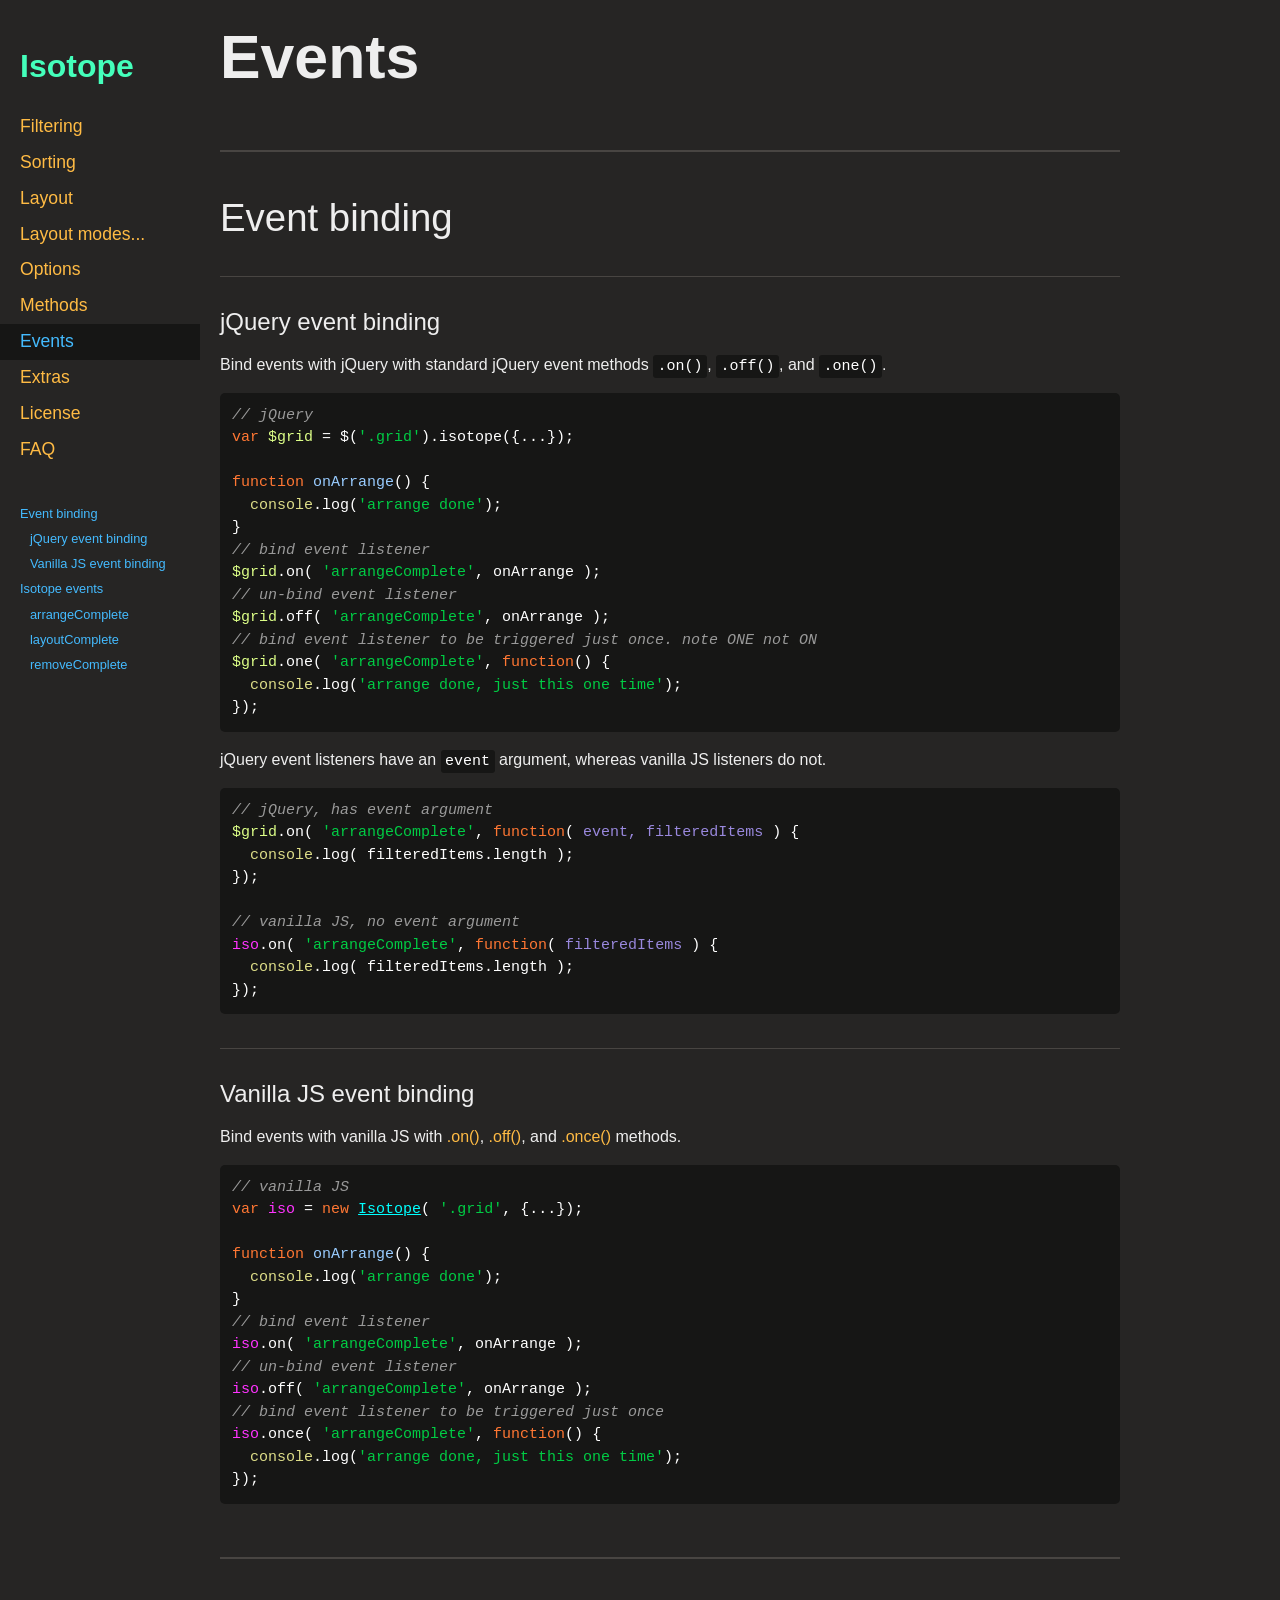
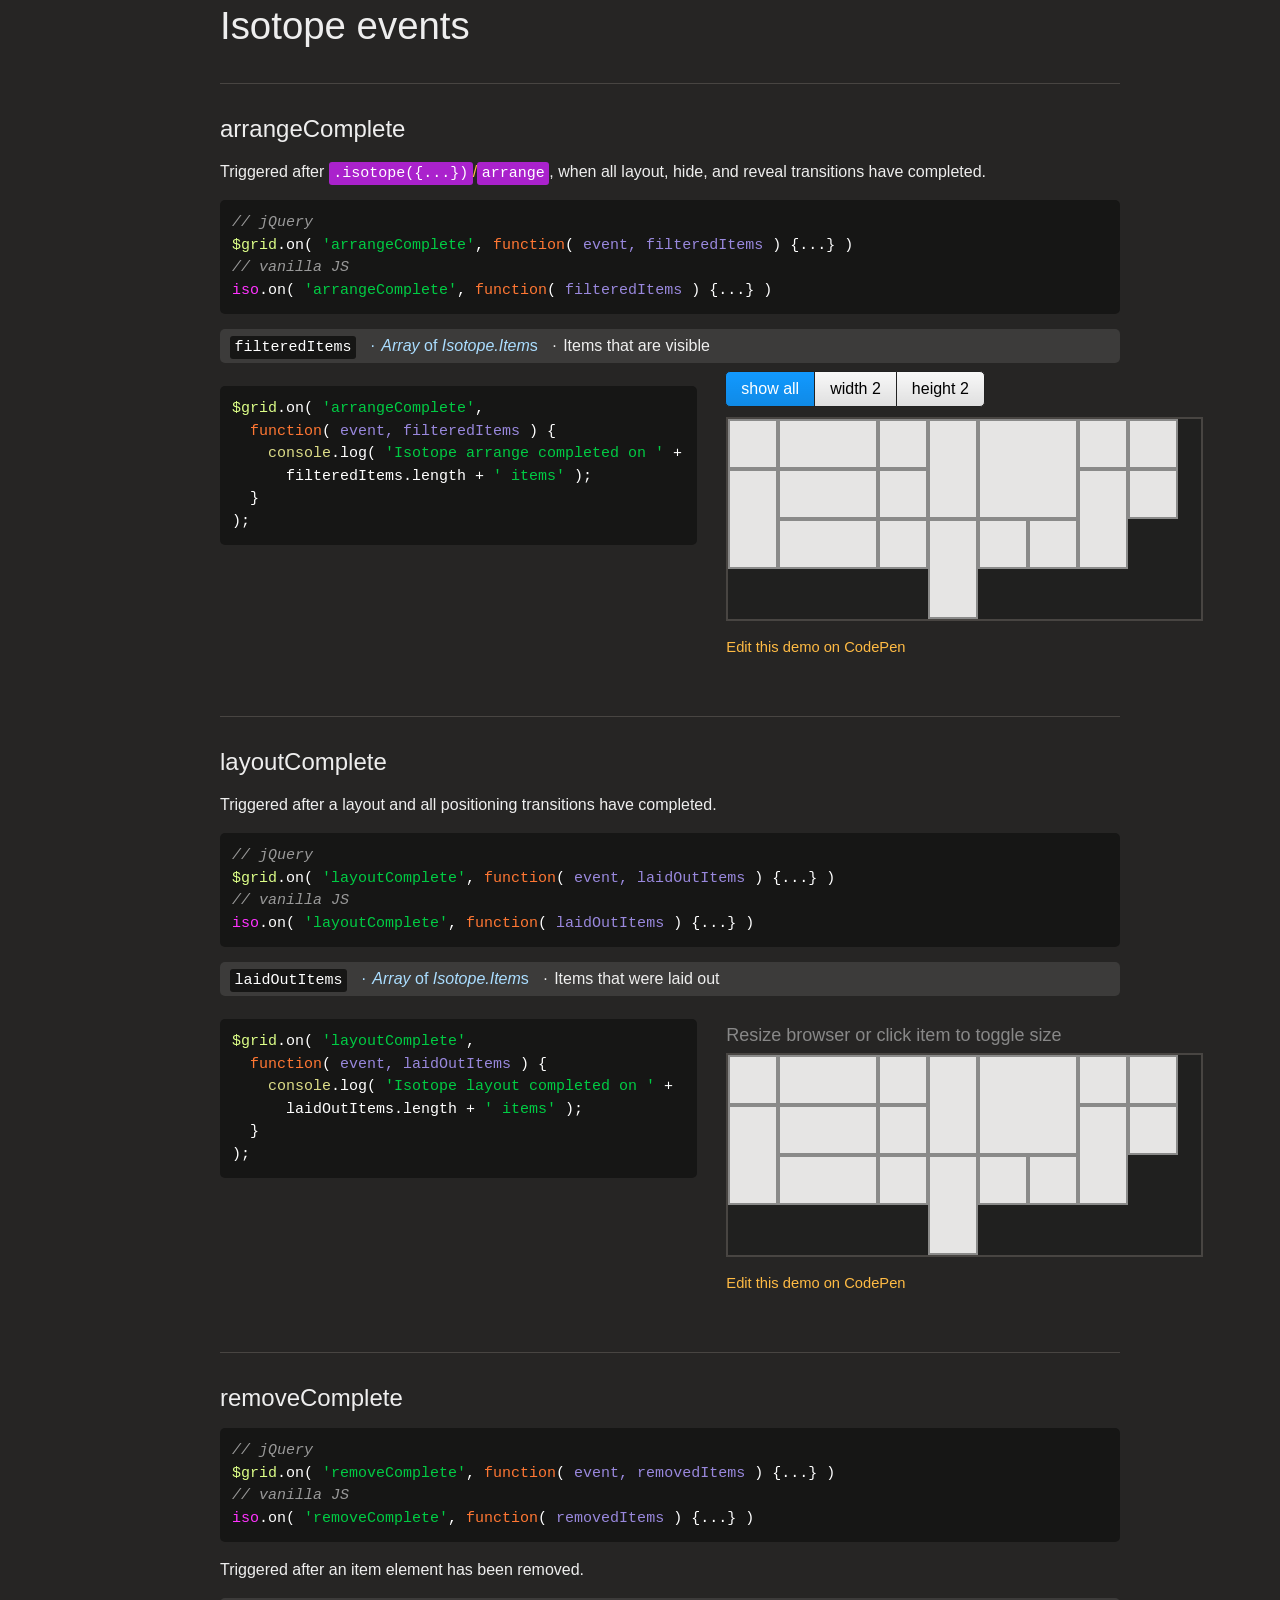
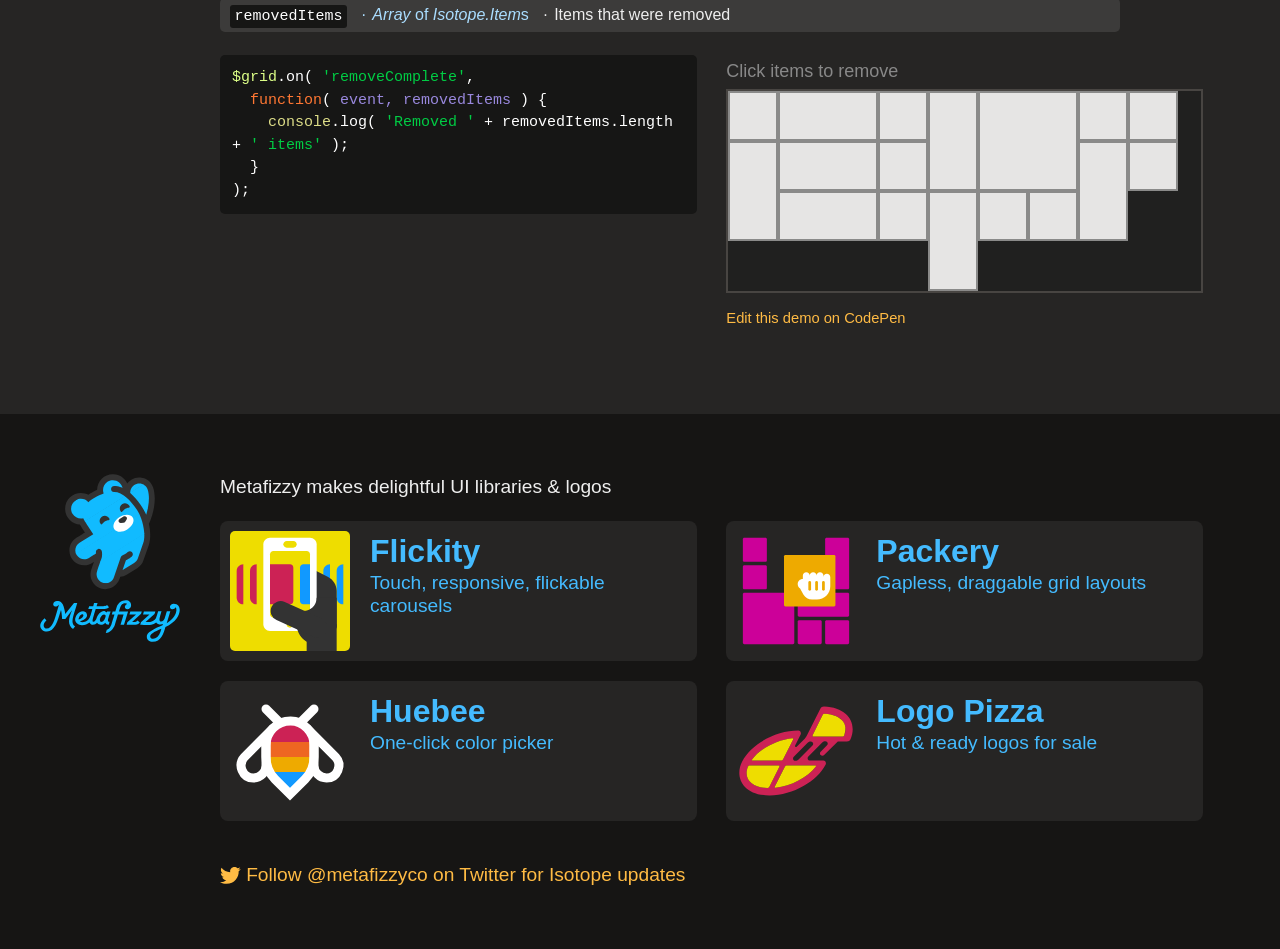
<file: assets/isotope-docs/events.html>
<!doctype html>
<html class="export" lang="en">
<head>
  <meta charset="utf-8">
  <meta http-equiv="x-ua-compatible" content="ie=edge">
  <meta name="viewport" content="width=device-width">
  <meta name="description" content="filter &amp; sort magical layouts">

  <title>Isotope &#xB7; Events</title>

    <!-- Isotope does not require any CSS files -->
    <link rel="stylesheet" href="css/isotope-docs.css?3" media="screen">

  <meta name="twitter:card" content="summary">
  <meta name="twitter:site" content="@metafizzyco">
  <meta name="twitter:url" content="http://isotope.metafizzy.co/.html">
  <meta name="twitter:title" content="Isotope Events">
  <meta name="twitter:description" content="filter &amp; sort magical layouts">

</head>
<body class="page--events">

  <div class="nav">
    <h1 class="nav__title"><a href=".">Isotope</a></h1>
  
    <ol class="site-nav">
      <li class="site-nav__item site-nav__item--filtering">
        <a class="site-nav__item__link" href="filtering.html">Filtering</a></li>
      <li class="site-nav__item site-nav__item--sorting">
        <a class="site-nav__item__link" href="sorting.html">Sorting</a></li>
      <li class="site-nav__item site-nav__item--layout ">
        <a class="site-nav__item__link" href="layout.html">Layout</a>
      </li>
      <li class="site-nav__item site-nav__item--layout-modes sub-nav-parent">
        <a class="site-nav__item__link" href="layout-modes.html">Layout modes</a>
        <ul class="sub-nav">
            <li class="sub-nav__item sub-nav__item--masonry">
              <a class="sub-nav__item__link" href="layout-modes/masonry.html">masonry</a></li>
            <li class="sub-nav__item sub-nav__item--fitrows">
              <a class="sub-nav__item__link" href="layout-modes/fitrows.html">fitRows</a></li>
            <li class="sub-nav__item sub-nav__item--vertical">
              <a class="sub-nav__item__link" href="layout-modes/vertical.html">vertical</a></li>
            <li class="sub-nav__item sub-nav__item--packery">
              <a class="sub-nav__item__link" href="layout-modes/packery.html">packery</a></li>
            <li class="sub-nav__item sub-nav__item--cellsbyrow">
              <a class="sub-nav__item__link" href="layout-modes/cellsbyrow.html">cellsByRow</a></li>
            <li class="sub-nav__item sub-nav__item--masonryhorizontal">
              <a class="sub-nav__item__link" href="layout-modes/masonryhorizontal.html">masonryHorizontal</a></li>
            <li class="sub-nav__item sub-nav__item--fitcolumns">
              <a class="sub-nav__item__link" href="layout-modes/fitcolumns.html">fitColumns</a></li>
            <li class="sub-nav__item sub-nav__item--cellsbycolumn">
              <a class="sub-nav__item__link" href="layout-modes/cellsbycolumn.html">cellsByColumn</a></li>
            <li class="sub-nav__item sub-nav__item--horiz">
              <a class="sub-nav__item__link" href="layout-modes/horiz.html">horiz</a></li>
        </ul>
      </li>
      <li class="site-nav__item site-nav__item--options">
        <a class="site-nav__item__link" href="options.html">Options</a></li>
      <li class="site-nav__item site-nav__item--methods">
        <a class="site-nav__item__link" href="methods.html">Methods</a></li>
      <li class="site-nav__item site-nav__item--events">
        <a class="site-nav__item__link" href="events.html">Events</a></li>
      <li class="site-nav__item site-nav__item--extras">
        <a class="site-nav__item__link" href="extras.html">Extras</a></li>
      <li class="site-nav__item site-nav__item--license">
        <a class="site-nav__item__link" href="license.html">License</a></li>
      <li class="site-nav__item site-nav__item--faq">
        <a class="site-nav__item__link" href="faq.html">FAQ</a></li>
    </ol>
  
    <ul class="page-nav" data-js="page-nav">
<li class="page-nav__item page-nav__item--h2"><a href="#event-binding">Event binding</a></li>
<li class="page-nav__item page-nav__item--h3"><a href="#jquery-event-binding">jQuery event binding</a></li>
<li class="page-nav__item page-nav__item--h3"><a href="#vanilla-js-event-binding">Vanilla JS event binding</a></li>
<li class="page-nav__item page-nav__item--h2"><a href="#isotope-events">Isotope events</a></li>
<li class="page-nav__item page-nav__item--h3"><a href="#arrangecomplete">arrangeComplete</a></li>
<li class="page-nav__item page-nav__item--h3"><a href="#layoutcomplete">layoutComplete</a></li>
<li class="page-nav__item page-nav__item--h3"><a href="#removecomplete">removeComplete</a></li>
</ul>
  </div>


  <div id="content" class="main">
    <div class="container">
        <h1>Events</h1>



<h2 id="event-binding">Event binding</h2>


<h3 id="jquery-event-binding">jQuery event binding</h3>


<p>Bind events with jQuery with standard jQuery event methods <code>.on()</code>, <code>.off()</code>, and <code>.one()</code>.</p>

<pre><code class="js"><span class="comment">// jQuery</span>
<span class="keyword">var</span> <span class="jquery_var">$grid</span> = $(<span class="string">&apos;.grid&apos;</span>).isotope({...});

<span class="function"><span class="keyword">function</span> <span class="title">onArrange</span>(<span class="params"></span>) </span>{
  <span class="built_in">console</span>.log(<span class="string">&apos;arrange done&apos;</span>);
}
<span class="comment">// bind event listener</span>
<span class="jquery_var">$grid</span>.on( <span class="string">&apos;arrangeComplete&apos;</span>, onArrange );
<span class="comment">// un-bind event listener</span>
<span class="jquery_var">$grid</span>.off( <span class="string">&apos;arrangeComplete&apos;</span>, onArrange );
<span class="comment">// bind event listener to be triggered just once. note ONE not ON</span>
<span class="jquery_var">$grid</span>.one( <span class="string">&apos;arrangeComplete&apos;</span>, <span class="function"><span class="keyword">function</span>(<span class="params"></span>) </span>{
  <span class="built_in">console</span>.log(<span class="string">&apos;arrange done, just this one time&apos;</span>);
});
</code></pre>

<p>jQuery event listeners have an <code>event</code> argument, whereas vanilla JS listeners do not.</p>

<pre><code class="js"><span class="comment">// jQuery, has event argument</span>
<span class="jquery_var">$grid</span>.on( <span class="string">&apos;arrangeComplete&apos;</span>, <span class="function"><span class="keyword">function</span>(<span class="params"> event, filteredItems </span>) </span>{
  <span class="built_in">console</span>.log( filteredItems.length );
});

<span class="comment">// vanilla JS, no event argument</span>
<span class="isotope_var">iso</span>.on( <span class="string">&apos;arrangeComplete&apos;</span>, <span class="function"><span class="keyword">function</span>(<span class="params"> filteredItems </span>) </span>{
  <span class="built_in">console</span>.log( filteredItems.length );
});
</code></pre>


<h3 id="vanilla-js-event-binding">Vanilla JS event binding</h3>

<p>Bind events with vanilla JS with <a href="methods.html#on">.on()</a>, <a href="methods.html#off">.off()</a>, and <a href="methods.html#once">.once()</a> methods.</p>

<pre><code class="js"><span class="comment">// vanilla JS</span>
<span class="keyword">var</span> <span class="isotope_var">iso</span> = <span class="keyword">new</span> <span class="isotope_keyword">Isotope</span>( <span class="string">&apos;.grid&apos;</span>, {...});

<span class="function"><span class="keyword">function</span> <span class="title">onArrange</span>(<span class="params"></span>) </span>{
  <span class="built_in">console</span>.log(<span class="string">&apos;arrange done&apos;</span>);
}
<span class="comment">// bind event listener</span>
<span class="isotope_var">iso</span>.on( <span class="string">&apos;arrangeComplete&apos;</span>, onArrange );
<span class="comment">// un-bind event listener</span>
<span class="isotope_var">iso</span>.off( <span class="string">&apos;arrangeComplete&apos;</span>, onArrange );
<span class="comment">// bind event listener to be triggered just once</span>
<span class="isotope_var">iso</span>.once( <span class="string">&apos;arrangeComplete&apos;</span>, <span class="function"><span class="keyword">function</span>(<span class="params"></span>) </span>{
  <span class="built_in">console</span>.log(<span class="string">&apos;arrange done, just this one time&apos;</span>);
});
</code></pre>


<h2 id="isotope-events">Isotope events</h2>


<h3 id="arrangecomplete">arrangeComplete</h3>

<p>Triggered after <a href="methods.html#arrange-isotope"><code>.isotope({...})</code>/<code>arrange</code></a>, when all layout, hide, and reveal transitions have completed.</p>

<pre><code class="js"><span class="comment">// jQuery</span>
<span class="jquery_var">$grid</span>.on( <span class="string">&apos;arrangeComplete&apos;</span>, <span class="function"><span class="keyword">function</span>(<span class="params"> event, filteredItems </span>) </span>{...} )
<span class="comment">// vanilla JS</span>
<span class="isotope_var">iso</span>.on( <span class="string">&apos;arrangeComplete&apos;</span>, <span class="function"><span class="keyword">function</span>(<span class="params"> filteredItems </span>) </span>{...} )
</code></pre>

<p class="variable">
  <code class="variable__code">filteredItems</code>
  <span class="variable__type"><i>Array</i> of <i>Isotope.Item</i>s</span>
  <span class="variable__description">Items that are visible</span>
</p>

<div class="duo example">
  <div class="duo__cell example__code">
<pre><code class="js"><span class="jquery_var">$grid</span>.on( <span class="string">&apos;arrangeComplete&apos;</span>,
  <span class="function"><span class="keyword">function</span>(<span class="params"> event, filteredItems </span>) </span>{
    <span class="built_in">console</span>.log( <span class="string">&apos;Isotope arrange completed on &apos;</span> +
      filteredItems.length + <span class="string">&apos; items&apos;</span> );
  }
);
</code></pre>
  </div>
  <div class="duo__cell example__demo" data-js="arrange-complete">
    <div class="button-group js-radio-button-group">
      <button class="button is-checked" data-filter="*">show all</button>
      <button class="button" data-filter=".grid-item--width2">width 2</button>
      <button class="button" data-filter=".grid-item--height2">height 2</button>
    </div>
    <div class="grid">
      <div class="grid-item"></div>
      <div class="grid-item grid-item--width2"></div>
      <div class="grid-item"></div>
      <div class="grid-item grid-item--height2"></div>
      <div class="grid-item grid-item--width2 grid-item--height2"></div>
      <div class="grid-item"></div>
      <div class="grid-item"></div>
      <div class="grid-item grid-item--height2"></div>
      <div class="grid-item grid-item--width2"></div>
      <div class="grid-item"></div>
      <div class="grid-item grid-item--height2"></div>
      <div class="grid-item"></div>
      <div class="grid-item grid-item--width2"></div>
      <div class="grid-item"></div>
      <div class="grid-item grid-item--height2"></div>
      <div class="grid-item"></div>
      <div class="grid-item"></div>
    </div>
    <p class="edit-demo">
        <a href="http://codepen.io/desandro/pen/pvXxRN">Edit this demo on CodePen</a>
    </p>
  </div>
</div>


<h3 id="layoutcomplete">layoutComplete</h3>

<p>Triggered after a layout and all positioning transitions have completed.</p>


<pre><code class="js"><span class="comment">// jQuery</span>
<span class="jquery_var">$grid</span>.on( <span class="string">&apos;layoutComplete&apos;</span>, <span class="function"><span class="keyword">function</span>(<span class="params"> event, laidOutItems </span>) </span>{...} )
<span class="comment">// vanilla JS</span>
<span class="isotope_var">iso</span>.on( <span class="string">&apos;layoutComplete&apos;</span>, <span class="function"><span class="keyword">function</span>(<span class="params"> laidOutItems </span>) </span>{...} )
</code></pre>

<p class="variable">
  <code class="variable__code">laidOutItems</code>
  <span class="variable__type"><i>Array</i> of <i>Isotope.Item</i>s</span>
  <span class="variable__description">Items that were laid out</span>
</p>

<div class="duo example">
  <div class="duo__cell example__code">
<pre><code class="js"><span class="jquery_var">$grid</span>.on( <span class="string">&apos;layoutComplete&apos;</span>,
  <span class="function"><span class="keyword">function</span>(<span class="params"> event, laidOutItems </span>) </span>{
    <span class="built_in">console</span>.log( <span class="string">&apos;Isotope layout completed on &apos;</span> +
      laidOutItems.length + <span class="string">&apos; items&apos;</span> );
  }
);
</code></pre>
  </div>
  <div class="duo__cell example__demo" data-js="layout-complete">
    <p class="instruction">Resize browser or click item to toggle size</p>
    <div class="grid  grid--clickable">
      <div class="grid-item"></div>
      <div class="grid-item grid-item--width2"></div>
      <div class="grid-item"></div>
      <div class="grid-item grid-item--height2"></div>
      <div class="grid-item grid-item--width2 grid-item--height2"></div>
      <div class="grid-item"></div>
      <div class="grid-item"></div>
      <div class="grid-item grid-item--height2"></div>
      <div class="grid-item grid-item--width2"></div>
      <div class="grid-item"></div>
      <div class="grid-item grid-item--height2"></div>
      <div class="grid-item"></div>
      <div class="grid-item grid-item--width2"></div>
      <div class="grid-item"></div>
      <div class="grid-item grid-item--height2"></div>
      <div class="grid-item"></div>
      <div class="grid-item"></div>
    </div>
    <p class="edit-demo">
        <a href="http://codepen.io/desandro/pen/scajv">Edit this demo on CodePen</a>
    </p>
  </div>
</div>


<h3 id="removecomplete">removeComplete</h3>

<pre><code class="js"><span class="comment">// jQuery</span>
<span class="jquery_var">$grid</span>.on( <span class="string">&apos;removeComplete&apos;</span>, <span class="function"><span class="keyword">function</span>(<span class="params"> event, removedItems </span>) </span>{...} )
<span class="comment">// vanilla JS</span>
<span class="isotope_var">iso</span>.on( <span class="string">&apos;removeComplete&apos;</span>, <span class="function"><span class="keyword">function</span>(<span class="params"> removedItems </span>) </span>{...} )
</code></pre>

<p>Triggered after an item element has been removed.</p>

<p class="variable">
  <code class="variable__code">removedItems</code>
  <span class="variable__type"><i>Array</i> of <i>Isotope.Item</i>s</span>
  <span class="variable__description">Items that were removed</span>
</p>

<div class="duo example">
  <div class="duo__cell example__code">
<pre><code class="js"><span class="jquery_var">$grid</span>.on( <span class="string">&apos;removeComplete&apos;</span>,
  <span class="function"><span class="keyword">function</span>(<span class="params"> event, removedItems </span>) </span>{
    <span class="built_in">console</span>.log( <span class="string">&apos;Removed &apos;</span> + removedItems.length + <span class="string">&apos; items&apos;</span> );
  }
);
</code></pre>
  </div>
  <div class="duo__cell example__demo" data-js="remove-complete">
    <p class="instruction">Click items to remove</p>
    <div class="grid grid--clickable">
      <div class="grid-item"></div>
      <div class="grid-item grid-item--width2"></div>
      <div class="grid-item"></div>
      <div class="grid-item grid-item--height2"></div>
      <div class="grid-item grid-item--width2 grid-item--height2"></div>
      <div class="grid-item"></div>
      <div class="grid-item"></div>
      <div class="grid-item grid-item--height2"></div>
      <div class="grid-item grid-item--width2"></div>
      <div class="grid-item"></div>
      <div class="grid-item grid-item--height2"></div>
      <div class="grid-item"></div>
      <div class="grid-item grid-item--width2"></div>
      <div class="grid-item"></div>
      <div class="grid-item grid-item--height2"></div>
      <div class="grid-item"></div>
      <div class="grid-item"></div>
    </div>
    <p class="edit-demo">
        <a href="http://codepen.io/desandro/pen/wErky">Edit this demo on CodePen</a>
    </p>
  </div>
</div>


<div class="notification" data-js="notification"></div>

    </div>
  </div>

  <footer class="site-footer">
  
    <div class="container">
  
      <p class="site-footer__copy">Metafizzy makes delightful UI libraries &amp; logos</p>
  
      <div class="showcase">
      
        <ul class="showcase-item-list">
      
            <li class="showcase-item">
              <a class="showcase-item__link" href="http://flickity.metafizzy.co">
                <div class="showcase-item__image">
                    <svg class="flickity-illo" xmlns="http://www.w3.org/2000/svg" viewbox="0 0 360 360" width="100" height="100">
                      <path class="flickity-illo__color1" fill="#19F" d="M300 220L300 220c-11 0-20-9-20-20v-80c0-11 9-20 20-20h0V220z"/>
                      <path class="flickity-illo__color1" fill="#19F" d="M340 220L340 220c-11 0-20-9-20-20v-80c0-11 9-20 20-20h0V220z"/>
                      <path class="flickity-illo__color2" fill="#333" d="M320 290V180c0-18-10-35-27-43L240 110v180H320z"/>
                      <path class="flickity-illo__color3" fill="white" d="M240 300H120c-11 0-20-9-20-20V40c0-11 9-20 20-20h120c11 0 20 9 20 20v240C260 291 251 300 240 300z"/>
                      <path class="flickity-illo__color4" fill="#ED0" d="M230 260H130c-6 0-10-5-10-10V70c0-6 5-10 10-10h100c6 0 10 5 10 10v180 C240 256 236 260 230 260z"/>
                      <path class="flickity-illo__color2" fill="#333" d="M260 200h60v81c0 32-26 59-59 59h0c-34 0-61-27-61-61V240h20 C242 240 260 222 260 200L260 200z"/>
                      <path class="flickity-illo__color5" fill="#C25" d="M180 220h-60V100h60c6 0 10 5 10 10v100C190 216 186 220 180 220z"/>
                      <path class="flickity-illo__color1" fill="#19F" d="M240 220h-20c-6 0-10-5-10-10V110c0-6 5-10 10-10h20V220z"/>
                      <rect class="flickity-illo__color2" fill="#333" x="230" y="280" width="90" height="80"/>
                      <circle class="flickity-illo__color4" fill="#ED0" cx="180" cy="280" r="10"/>
                      <line class="flickity-illo__thumb" stroke="#333" stroke-width="60" stroke-linecap="round" x1="262" y1="290" x2="152" y2="240"/>
                      <path class="flickity-illo__color4" fill="#ED0" d="M190 50h-20c-6 0-10-5-10-10v0c0-6 5-10 10-10h20c6 0 10 5 10 10v0C200 46 196 50 190 50z"/>
                      <path class="flickity-illo__color5" fill="#C25" d="M80 220L80 220c-11 0-20-9-20-20v-80c0-11 9-20 20-20h0V220z"/>
                      <path class="flickity-illo__color5" fill="#C25" d="M40 220L40 220c-11 0-20-9-20-20v-80c0-11 9-20 20-20h0V220z"/>
                    </svg>
                </div>
                <div class="showcase-item__text">
                  <h3 class="showcase-item__title">Flickity</h3>
                  <p class="showcase-item__description">Touch, responsive, flickable carousels</p>
                </div>
              </a>
            </li>
      
            <li class="showcase-item">
              <a class="showcase-item__link" href="http://packery.metafizzy.co">
                <div class="showcase-item__image">
                    <svg class="packery-illo" xmlns="http://www.w3.org/2000/svg" viewbox="0 0 700 700" width="100" height="100">
                      <path class="packery-illo__item" fill="#C09" d="M172 180H48c-4 0-8-4-8-8V48c0-4 4-8 8-8h124c4 0 8 4 8 8v124C180 176 176 180 172 180z"/>
                      <path class="packery-illo__item" fill="#C09" d="M172 340H48c-4 0-8-4-8-8V208c0-4 4-8 8-8h124c4 0 8 4 8 8v124C180 336 176 340 172 340z"/>
                      <path class="packery-illo__item" fill="#C09" d="M492 660H368c-4 0-8-4-8-8V528c0-4 4-8 8-8h124c4 0 8 4 8 8v124C500 656 496 660 492 660z"/>
                      <path class="packery-illo__item" fill="#C09" d="M652 660H528c-4 0-8-4-8-8V528c0-4 4-8 8-8h124c4 0 8 4 8 8v124C660 656 656 660 652 660z"/>
                      <path class="packery-illo__item" fill="#C09" d="M652 500H368c-4 0-8-4-8-8V368c0-4 4-8 8-8h284c4 0 8 4 8 8v124C660 496 656 500 652 500z"/>
                      <path class="packery-illo__item" fill="#C09" d="M332 660H48c-4 0-8-4-8-8V368c0-4 4-8 8-8h284c4 0 8 4 8 8v284C340 656 336 660 332 660z"/>
                      <path class="packery-illo__item" fill="#C09" d="M652 340H528c-4 0-8-4-8-8V48c0-4 4-8 8-8h124c4 0 8 4 8 8v284C660 336 656 340 652 340z"/>
                      <path class="packery-illo__draggie" fill="#EA0" d="M572 440H288c-4 0-8-4-8-8V148c0-4 4-8 8-8h284c4 0 8 4 8 8v284C580 436 576 440 572 440z"/>
                      <g>
                        <path class="packery-illo__hand" fill="white" d="M530 250c-11 0-20 9-20 20v-10c0-11-9-20-20-20s-20 9-20 20c0-11-9-20-20-20s-20 9-20 20c0-11-9-20-20-20
                          s-20 9-20 20v20c-17 0-30 13-30 30c0 11 6 20 14 25l19 35c10 18 30 30 51 30h28
                          c43 0 78-35 78-78V270C550 259 541 250 530 250z"/>
                        <line class="packery-illo__hand-line" stroke="#EA0" fill="none" stroke-width="16" stroke-linecap="round" x1="430" y1="300" x2="430" y2="340"/>
                        <line class="packery-illo__hand-line" stroke="#EA0" fill="none" stroke-width="16" stroke-linecap="round" x1="470" y1="300" x2="470" y2="340"/>
                        <line class="packery-illo__hand-line" stroke="#EA0" fill="none" stroke-width="16" stroke-linecap="round" x1="510" y1="300" x2="510" y2="340"/>
                      </g>
                    </svg>
                </div>
                <div class="showcase-item__text">
                  <h3 class="showcase-item__title">Packery</h3>
                  <p class="showcase-item__description">Gapless, draggable grid layouts</p>
                </div>
              </a>
            </li>
      
            <li class="showcase-item">
              <a class="showcase-item__link" href="http://huebee.buzz">
                <div class="showcase-item__image">
                    <svg class="huebee-illo" xmlns="http://www.w3.org/2000/svg" viewbox="0 0 200 200" width="100" height="100">
                      <polygon class="huebee-illo__stripe4" fill="#19F" points="100,170 65,135 135,135 "/>
                      <rect class="huebee-illo__stripe3" fill="#EA0" x="65" y="110" width="70" height="25"/>
                      <rect class="huebee-illo__stripe2" fill="#E62" x="65" y="85" width="70" height="25"/>
                      <polygon class="huebee-illo__stripe1" fill="#C25" points="135,85 65,85 65,70 80,55 120,55 135,70 "/>
                      <path class="huebee-illo__line" stroke="#333" fill="none" stroke-width="15" d="M140 90c0-22-18-40-39-40C78 50 60 68 60 91V110c0 14 5 27 15 37
                        l25 25l25-25c10-10 15-23 15-37V90z"/>
                      <path class="huebee-illo__line" stroke="#333" fill="none" stroke-width="15" d="M60 74v50c0 11-9 21-21 21h0c-18 0-27-22-15-35L60 74z"/>
                      <path class="huebee-illo__line" stroke="#333" fill="none" stroke-width="15" d="M140 74v50c0 11 9 21 21 21h0c18 0 27-22 15-35L140 74z"/>
                      <line class="huebee-illo__line huebee-illo__antenna" stroke="#333" fill="none" stroke-width="15" stroke-linecap="round" x1="60" y1="30" x2="80" y2="50"/>
                      <line class="huebee-illo__line huebee-illo__antenna" stroke="#333" fill="none" stroke-width="15" stroke-linecap="round" x1="140" y1="30" x2="120" y2="50"/>
                    </svg>
                </div>
                <div class="showcase-item__text">
                  <h3 class="showcase-item__title">Huebee</h3>
                  <p class="showcase-item__description">One-click color picker</p>
                </div>
              </a>
            </li>
      
            <li class="showcase-item">
              <a class="showcase-item__link" href="http://logo.pizza">
                <div class="showcase-item__image">
                    <svg class="logo-pizza-illo" xmlns="http://www.w3.org/2000/svg" viewbox="0 0 700 700" width="100" height="100">
                      <path class="logo-pizza-illo__outline" fill="#C25" d="M513 91c-9-0-17 5-21 12l-80 160c-3 5-6 10-11 15l-47 47
                        c-5 5-12-1-9-7l32-64c5-11-2-23-14-23h-0c-121 0-268 70-327 180
                        C-9 497 35 609 196 609c138 0 279-85 327-180v0c5-11-2-23-14-23h-77c-13 0-19-15-10-24
                        l81-81c5-5 11-8 18-8l0 0c13 0 19 15 10 24L494 354c-6 6-6 14 0 20c3 3 6 4 10 4
                        c4 0 7-1 10-4l80-80h53c9 0 17-5 21-13C707 190 656 97 513 91z M334 281l-59 117
                        c-2 5-7 8-13 8H97c-4 0-6-4-3-7c49-64 143-114 236-124C333 275 335 278 334 281z
                         M70 441c2-4 6-7 10-7h168c4 0 7 4 5 8l-59 118c-2 4-6 6-11 6
                        C106 565 38 521 70 441z M466 441c-49 64-143 114-236 124c-3 0-6-3-4-6l59-117
                        c2-5 7-8 13-8h166C466 434 468 438 466 441z M446 318l-81 81c-5 5-11 8-18 8l0 0
                        c-13 0-19-15-10-24l81-81c5-5 11-8 18-8l0 0C449 294 455 309 446 318z M447 258L506 139
                        c2-4 6-7 11-6c101 7 140 60 114 126c-2 4-6 7-10 7H452C448 266 445 262 447 258z"/>
                      <path class="logo-pizza-illo__slice" fill="#ED0" d="M334 281l-59 117c-2 5-7 8-13 8H97c-4 0-6-4-3-7
                        c49-64 143-114 236-124C333 275 335 278 334 281z"/>
                      <path class="logo-pizza-illo__slice" fill="#ED0" d="M70 441c2-4 6-7 10-7h168c4 0 7 4 5 8l-59 118c-2 4-6 6-11 6
                        C106 565 38 521 70 441z"/>
                      <path class="logo-pizza-illo__slice" fill="#ED0" d="M466 441c-49 64-143 114-236 124c-3 0-6-3-4-6l59-117
                        c2-5 7-8 13-8h166C466 434 468 438 466 441z"/>
                      <path class="logo-pizza-illo__slice" fill="#ED0" d="M447 258L506 139c2-4 6-7 11-6c101 7 140 60 114 126c-2 4-6 7-10 7H452
                        C448 266 445 262 447 258z"/>
                    </svg>
                </div>
                <div class="showcase-item__text">
                  <h3 class="showcase-item__title">Logo Pizza</h3>
                  <p class="showcase-item__description">Hot &amp; ready logos for sale</p>
                </div>
              </a>
            </li>
      
        </ul> 
      
      </div>
  
      <p class="site-footer__copy">
        <a href="https://twitter.com/metafizzyco">
          <svg class="twitter-logo" xmlns="http://www.w3.org/2000/svg" viewbox="0 0 512 512" width="30" height="30">
            <path d="M512 97c-19 8-39 14-60 16 22-13 38-34 46-58-20 12-43 21-67 25-19-19-46-32-77-32-58 0-117 52-102 129-87-4-165-46-216-110-24 40-19 107 32 140-17 0-33-5-48-13v1c0 51 36 93 84 103-15 4-34 5-47 2 13 42 52 72 98 73-47 36-96 49-155 44 46 30 102 47 161 47 197 0 306-168 299-312 20-15 38-34 52-55z"/>
          </svg>
          Follow @metafizzyco on Twitter for Isotope updates
        </a>
      </p>
  
      <div class="metafizzy-brand">
        <a class="metafizzy-brand__link" href="http://metafizzy.co">
          <svg class="metafizzy-logo" xmlns="http://www.w3.org/2000/svg" viewbox="0 0 780 1000" width="78" height="100">
            <path class="metafizzy-logo__outline" fill="#333" d="M642 31c-49 0-85 29-102 51C528 55 490 2 415 2
              c-76 0-134 59-137 135c-18 7-62 34-75 43c-20-10-42-16-65-16h0c-68 0-137 53-137 139
              c0 78 67 133 128 135c11 19 26 42 44 69c1-1-74 46-74 46c-29 19-61 53-61 110
              c0 75 62 128 129 128c24 0 48-7 68-20l16-10l-23 66C199 917 267 998 350 998
              c54 0 104-35 122-87l7-20c19-2 37-8 55-18l92-57c25-16 45-39 54-68l46-131
              c19-54 14-125 1-185c8-16 51-112 51-220C779 58 695 31 642 31z"/>
            <clippath id="metafizzy-logo__body">
              <path d="M566 164c-2-34 19-67 54-78c41-13 84 9 97 50c21 67 7 146-13 218
                C688 310 631 222 566 164z M626 314C567 227 500 155 424 156c-14 0-25-13-25-27
                c1-14 13-25 27-25c42 1 71 15 73 16l0 0C489 70 426 33 371 66c-36 22-50 65-36 103
                c-37 11-108 52-132 75c-27-31-73-39-109-17c-41 25-53 78-29 118c20 32 58 47 93 39
                c15 30 44 74 87 138l-119 74c-36 23-48 71-25 107c25 39 74 45 107 25
                c23-14 61-38 61-38c-0-4-1-7-1-11c-2-14 7-27 21-30c14-2 27 7 30 21
                c5 29 1 52-3 62c0 0-22 61-38 111c-18 55 24 103 72 103c30 0 62-17 74-52l60-174
                c3-7 8-13 16-16c25-9 45-27 45-27c11-10 27-9 36 2c10 11 9 27-2 36
                c-1 1-22 20-51 33l-29 84l0 0c3-1 5-3 8-4l92-57c15-9 27-24 33-41l46-131
                C705 521 671 383 626 314z"/>
            </clippath>
            <g clip-path="url(#metafizzy-logo__body)">
              <polygon class="metafizzy-logo__stripe4" fill="#19F" points="1016 544 278 1018 174 837 911 373"/>
              <polygon class="metafizzy-logo__stripe3" fill="#EA0" points="822 435 174 843 85 695 822 232"/>
              <polygon class="metafizzy-logo__stripe2" fill="#E62" points="822 238 85 701 74 469 717 65"/>
              <polygon class="metafizzy-logo__stripe1" fill="#C25" points="717 70 -20 533 -20 299 612 -100"/>
            </g>
            <path class="metafizzy-logo__snout" fill="white" d="M474 373c-44 27-66 73-48 103c18 30 70 33 113 5
              c48-31 66-73 48-103C570 347 519 345 474 373z"/>
            <path class="metafizzy-logo__eyes-nose" fill="#333" d="M383 383c13 21-15 14-36 27s-28 41-40 20c-13-21-6-49 15-62
              C343 355 370 362 383 383z M497 260c-21 13-28 41-15 62c13 21 19-7 40-20s49-6 36-27
              S518 247 497 260z M467 416L467 416c4 6 11 10 18 9l22-2c6-1 12-4 15-9l12-19
              c4-6 4-14 0-20v0c-6-9-18-12-27-7l-34 21C464 395 461 407 467 416z"/>
          </svg>
          <svg class="metafizzy-wordmark" xmlns="http://www.w3.org/2000/svg" viewbox="0 0 1000 300" width="100" height="30">
            <path fill="#333" d="M491 121c3-9 13-39 13-39h-25c-1 2-2 5-3 8c-23-31-63 7-72 41
              c-4 10-12 25-23 25c-13 0 0-35 6-56c0 0 0-0 0-0c4-12 11-36 11-36s18 0 24 0
              c25 0 51 5 71-13l-14-15c-10 8-18 8-27 8c-13 0-48 0-48 0l7-23h-25L380 44h-29L345 65h29
              c-11 36-16 68-36 82c-14 10-38 17-53 7c19-8 51-21 51-45c0-13-8-29-28-29
              c-39 0-57 40-57 60c0 25 24 40 49 40c21 0 39-7 54-19c10 25 41 18 54 2
              c18 25 50 11 58-1c4 8 11 14 25 15l6-21C477 156 488 131 491 121z M301 102
              c9 0 10 7 8 12c-4 12-20 20-33 26C274 135 285 102 301 102z M443 156c-9 3-14-2-15-11
              c-3-19 25-60 42-33C464 139 454 152 443 156z M251 188l-15 19c-41-28-34-77-5-137
              l-50 65l-23-0c-1-18-4-52-8-64C126 150 105 225 49 225c-40 0-75-44-16-95l13 17
              c-33 28-19 57 2 57c46 0 62-87 87-169c0 0-1-1-1-1c-5 9-15 14-25 13
              c-11-1-17-11-14-21c3-10 14-18 25-18c15 0 23 1 34 12c14 13 23 50 26 80l63-79l23-0
              C243 104 211 166 251 188z M649 48c-2 6-11 18-25 18c-14 0-20-11-17-21c3-8 9-14 17-16
              c-8-9-28-7-38 2c-10 9-14 26-22 52h65l-29 94h-25l22-73h-40c0 0-14 48-22 72
              c-9 27-34 57-65 59l7-22c16-1 29-25 34-41c4-13 18-58 21-68c-6 0-13 0-19 0l6-21
              c5 0 12 0 19 0c4-12 7-24 11-36C558 21 583 1 613 1C641 1 656 22 649 48z M727 82h-82
              l-6 21h47l-62 56l-5 17c39 0 75 9 94-15l-16-14c-11 14-27 10-39 10l64-58L727 82z M998 70
              c0 38-27 89-102 123C883 238 866 299 804 299c-22 0-41-12-41-36c0-27 23-38 36-46
              c23-14 50-25 76-36c1-3 2-6 3-9c-16 6-38 3-48-12c-11 8-23 14-35 17
              c-22 5-57-0-79-0l5-18l61-55h-46l6-21h82l-6 17l-64 58c11 0 22 0 33-1
              c14-1 31-10 41-26c3-5 16-50 16-50l24 0c0 0-6 22-11 38c-4 13-8 35 8 35
              c12 0 23-13 26-23c3-10 15-50 15-50l25 0l-26 85c72-42 76-101 64-114c-5 9-15 16-26 14
              c-11-1-17-11-14-21c3-10 14-18 25-18C988 27 998 53 998 70z M867 206c-21 9-80 32-80 55
              c0 20 27 18 36 13C846 264 859 241 867 206z"/>
          </svg>
        </a>
      </div>
  
    </div>
  
  </footer>

<!-- Looking for isotope.js? Use isotope.pkgd.min.js -->
<!-- Isotope does NOT require jQuery. But it does make things easier -->
<script src="https://code.jquery.com/jquery-3.1.1.min.js"></script>
<script>window.jQuery || document.write('<script src="js/jquery.min.js"><\/script>')</script>

  <script src="js/isotope-docs.min.js?3"></script>


</body>
</html>
</file>
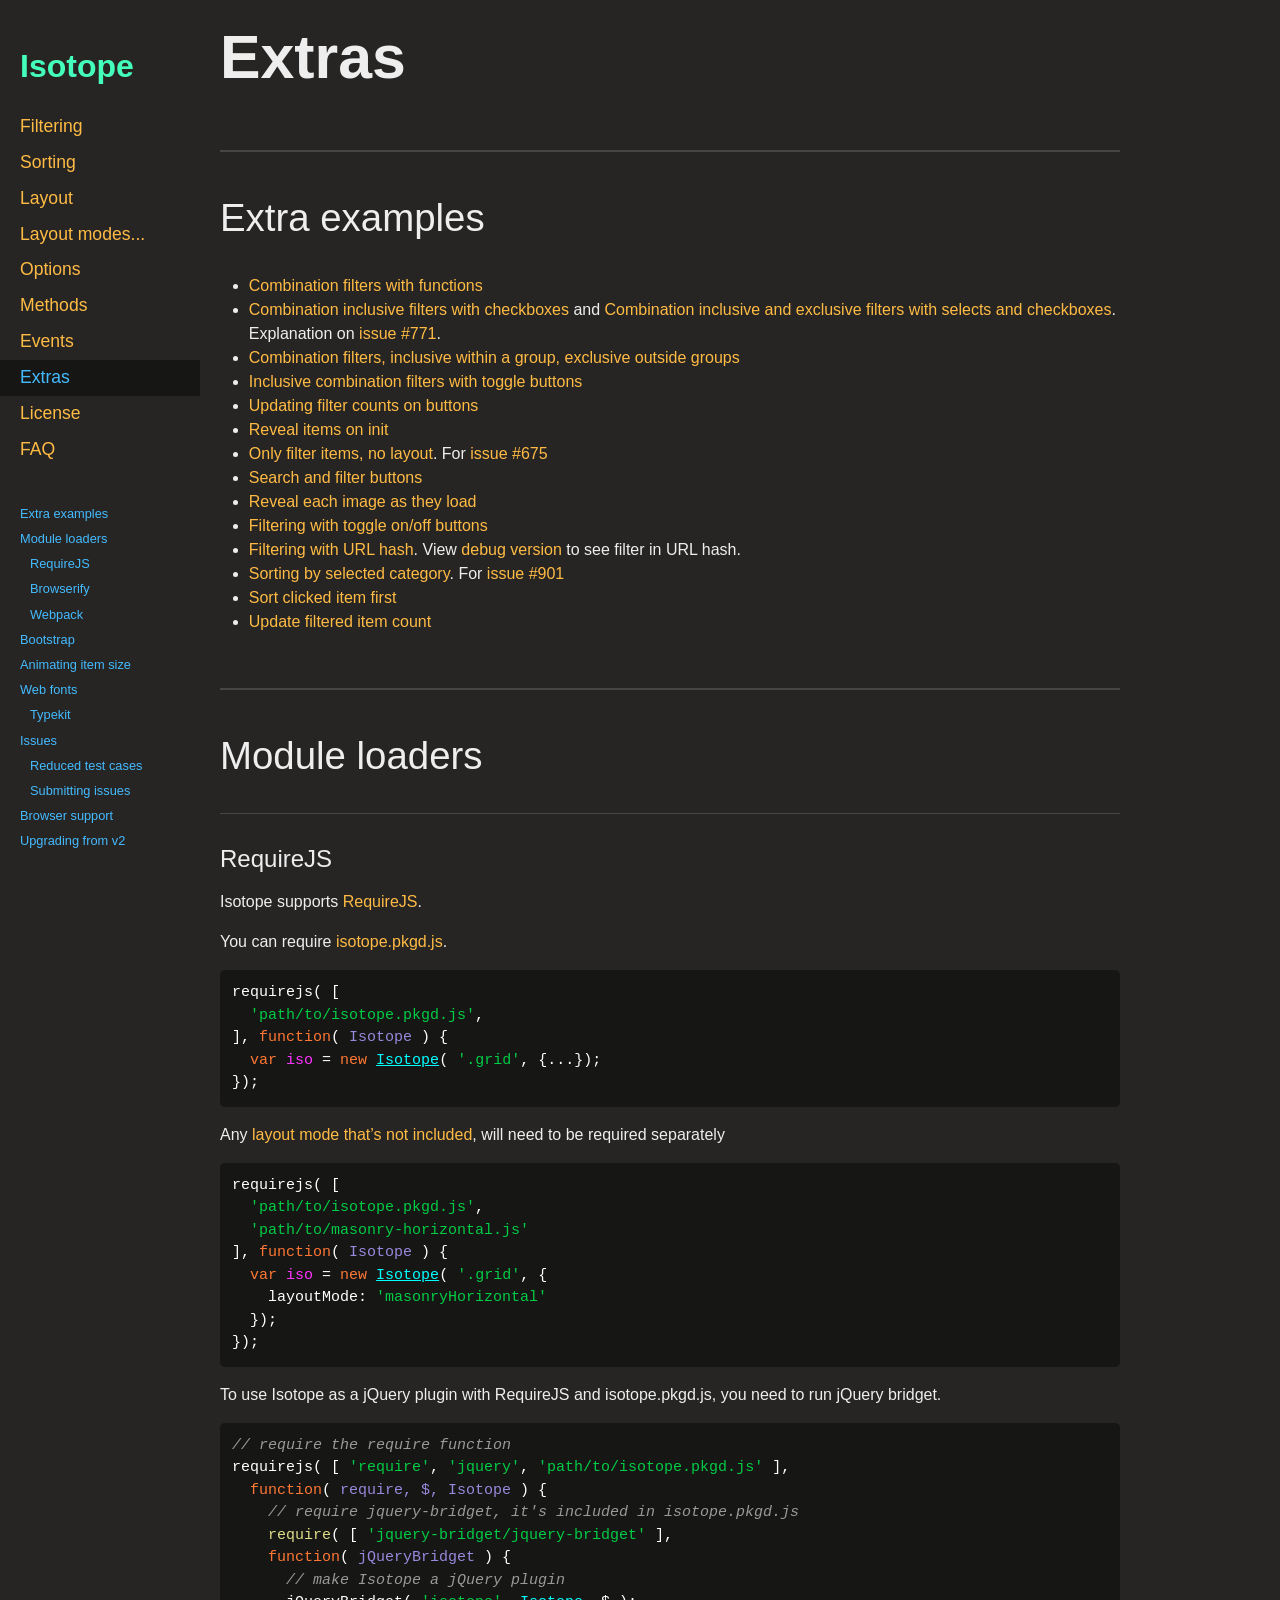
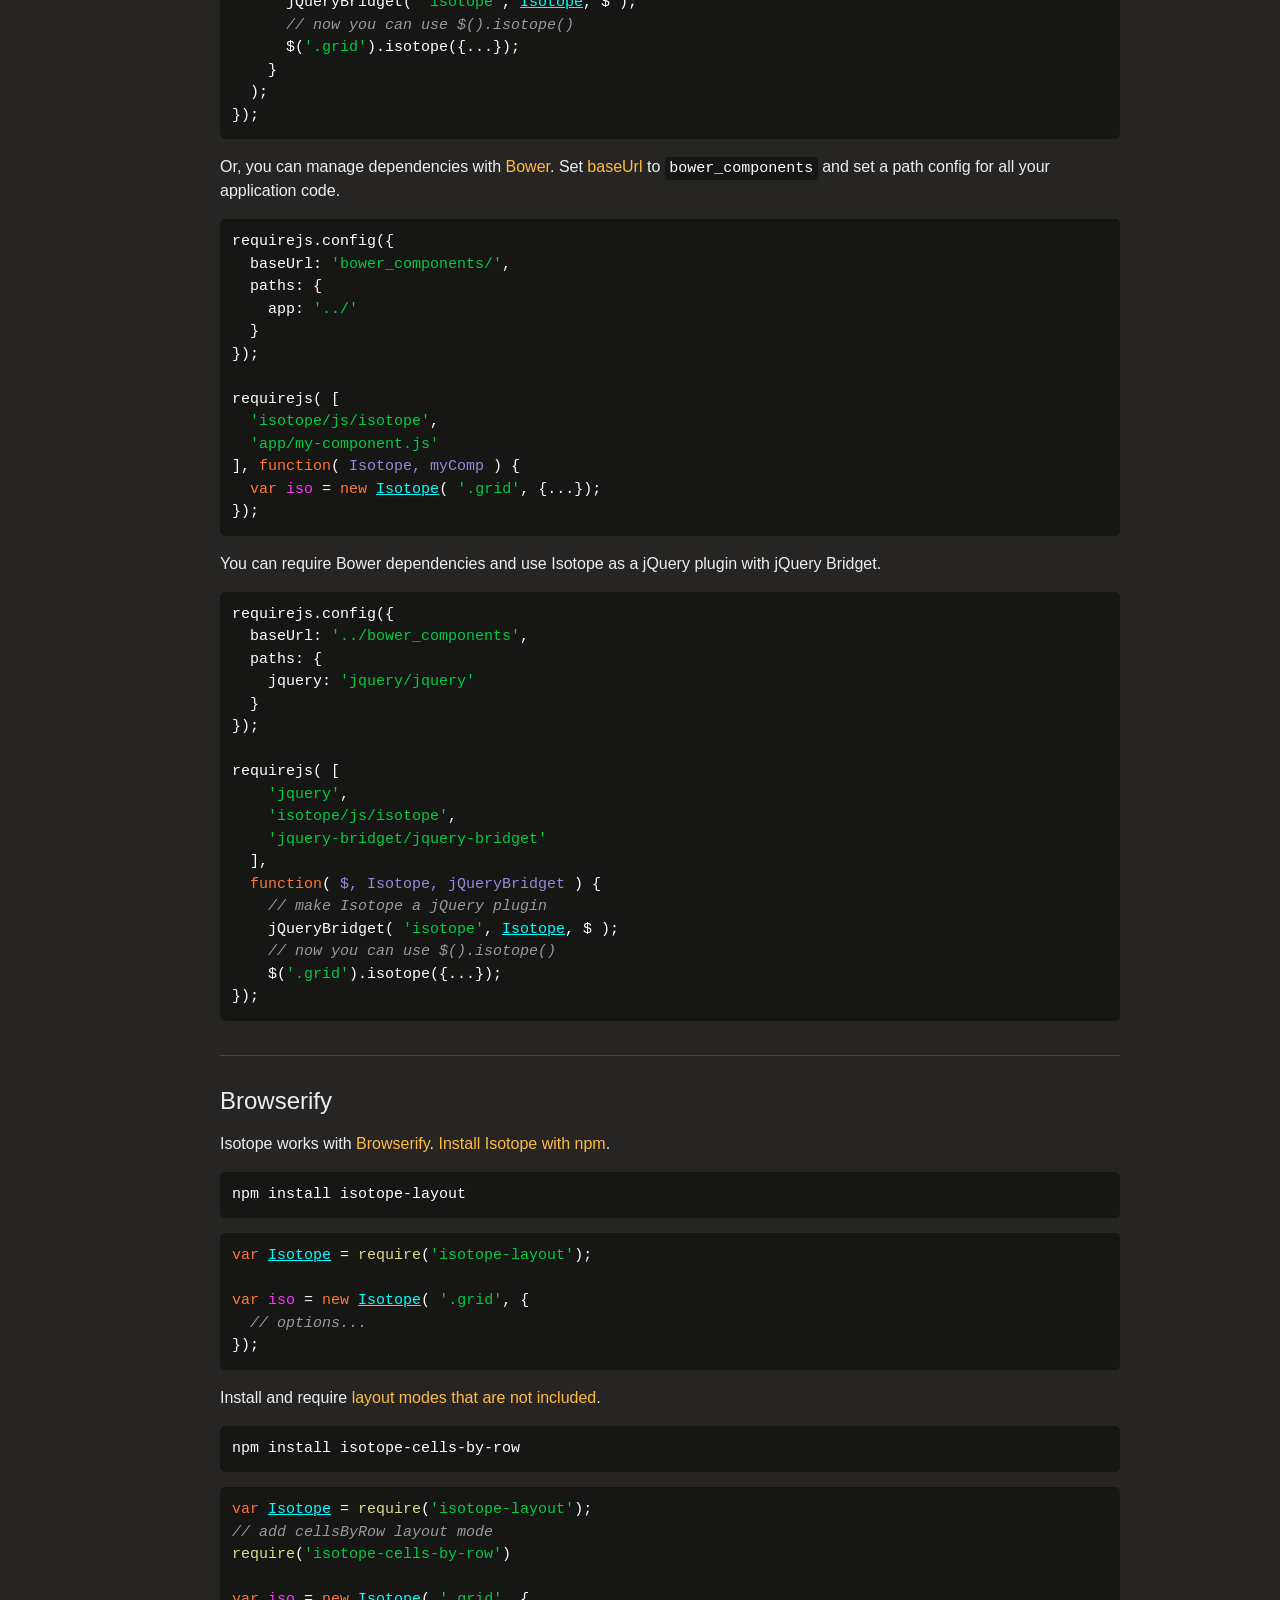
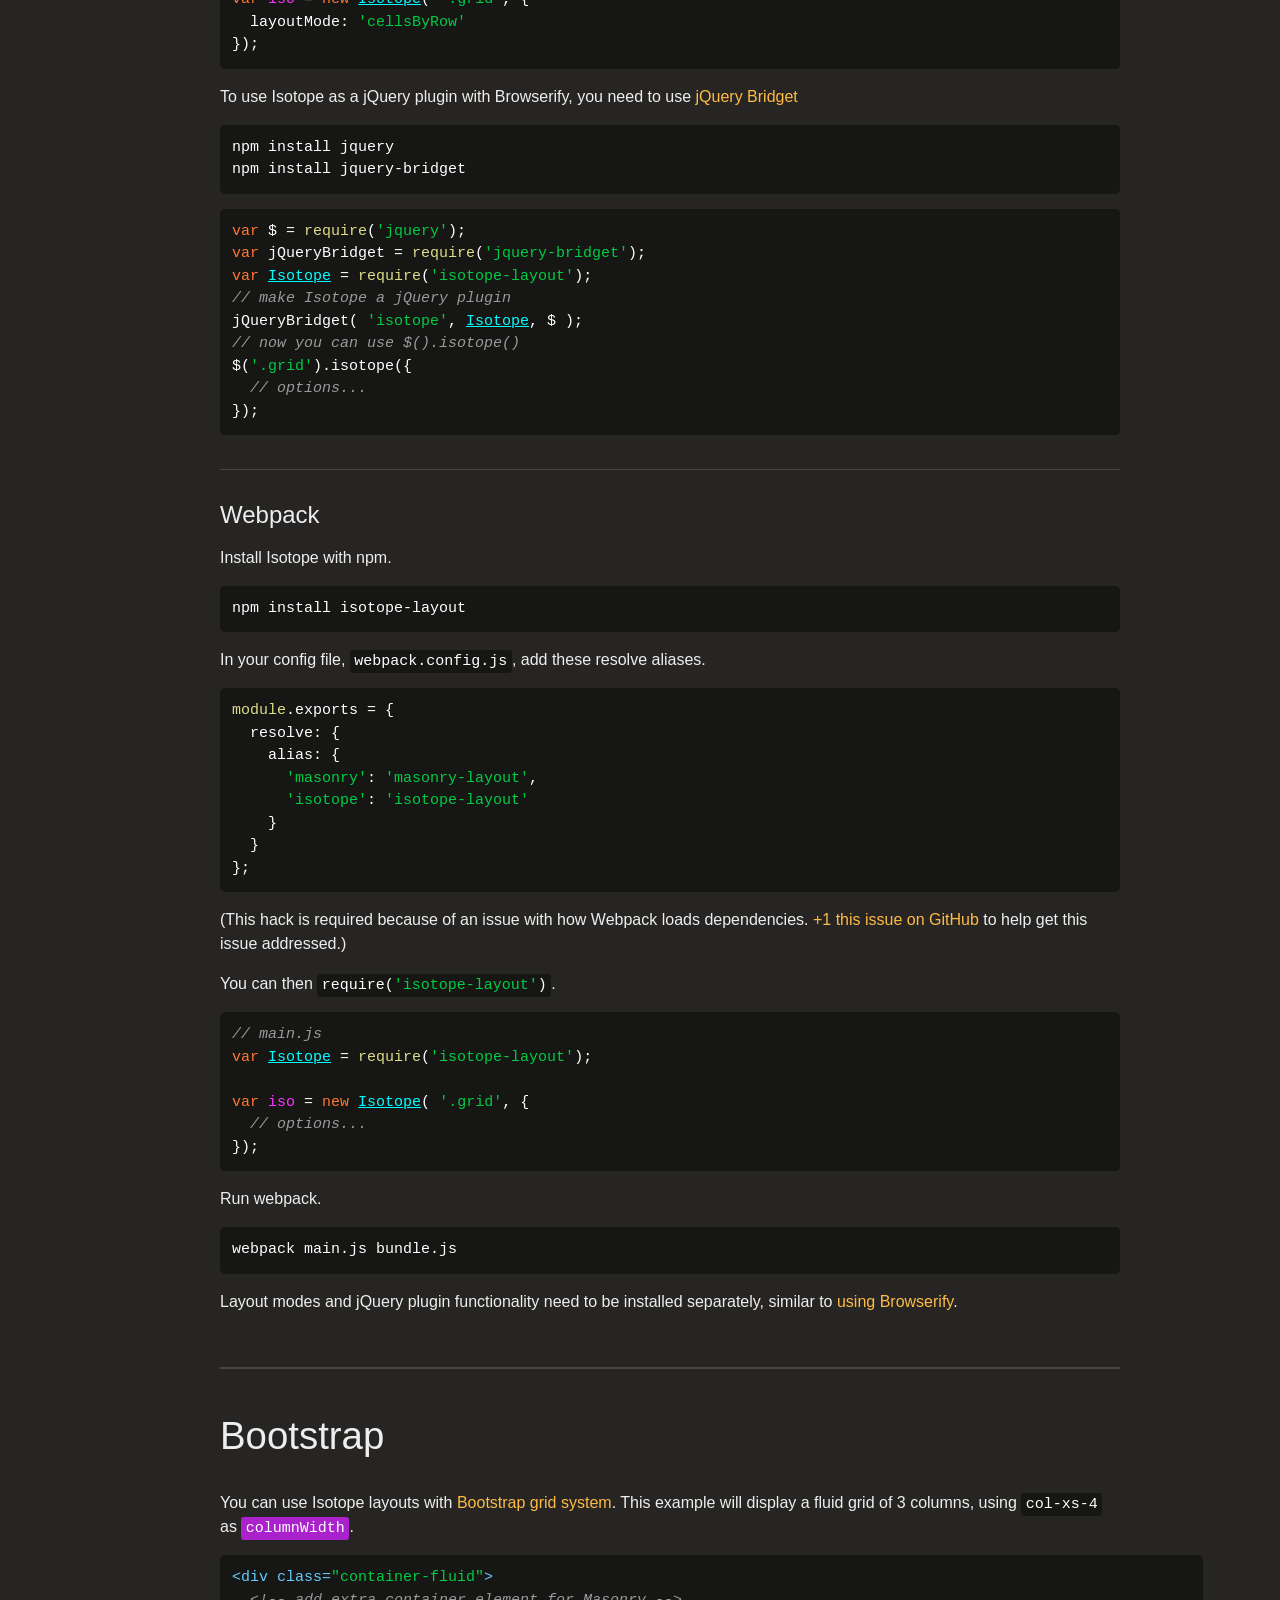
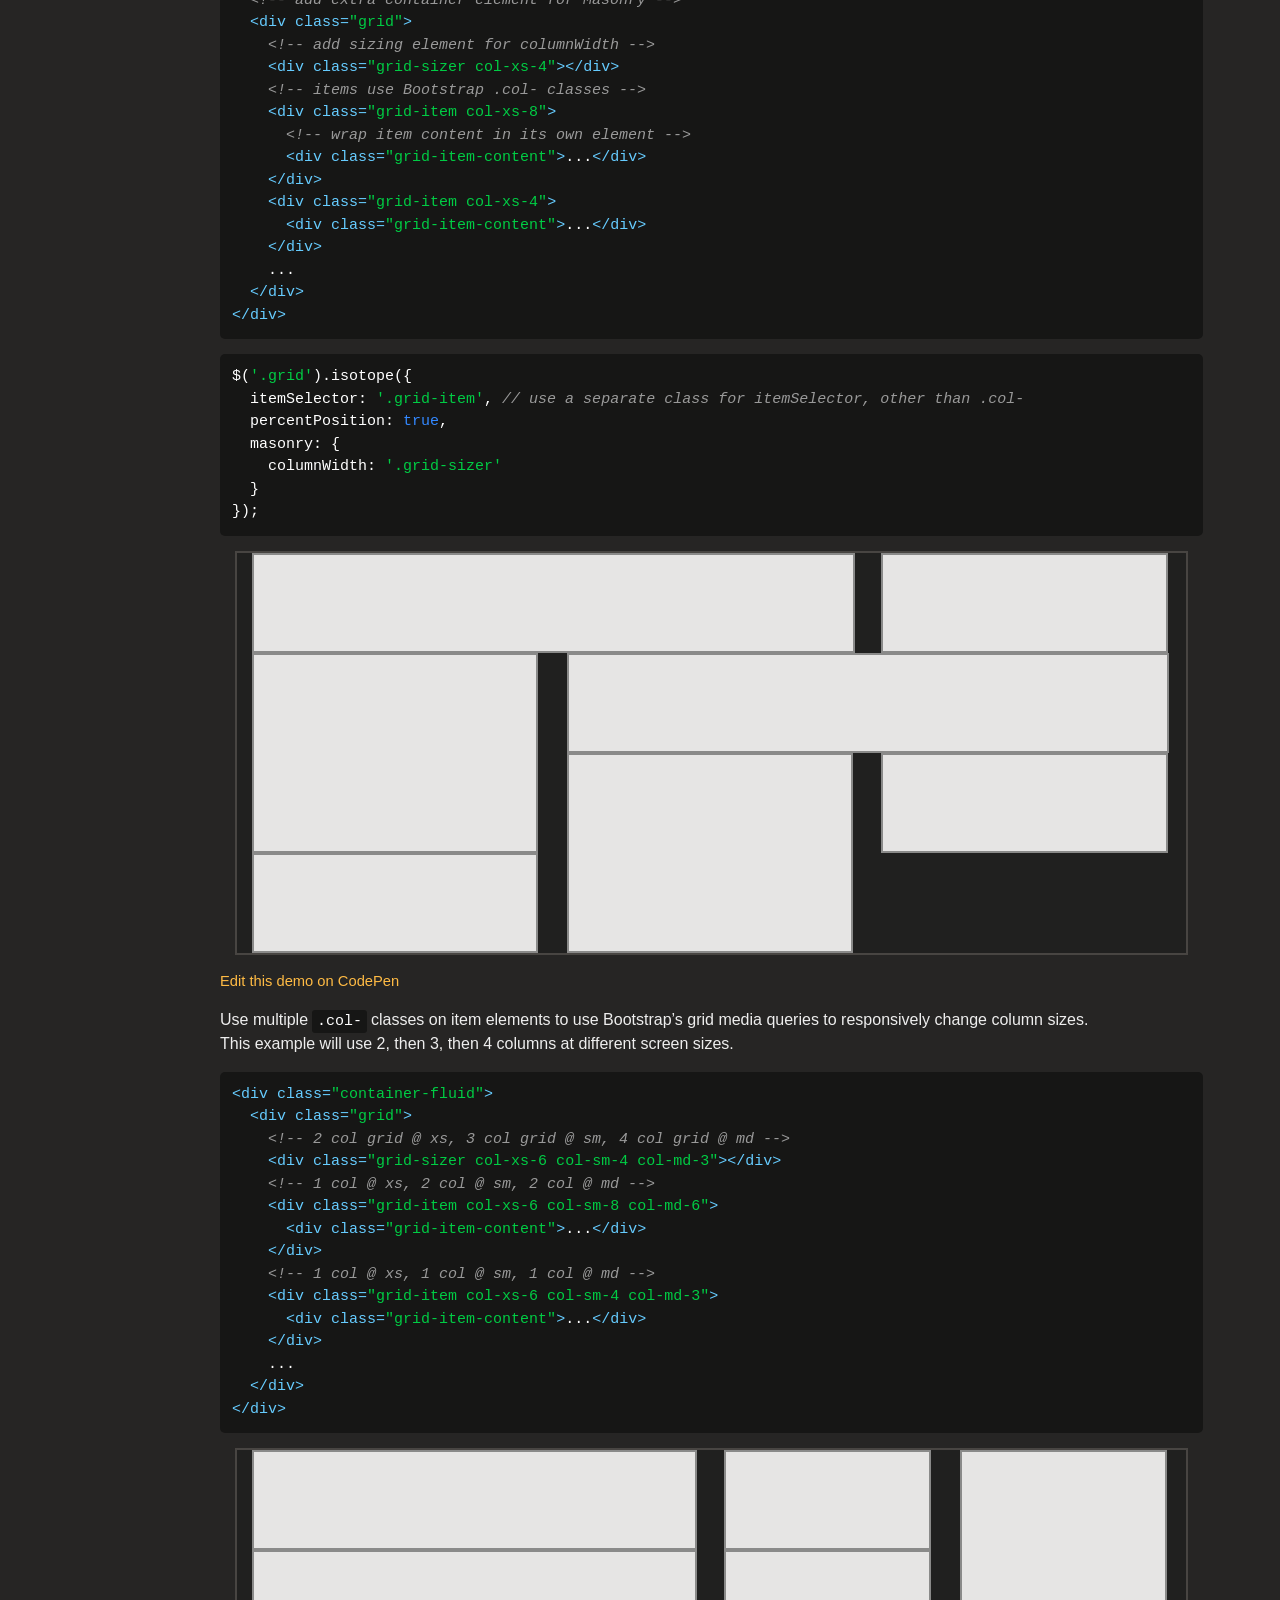
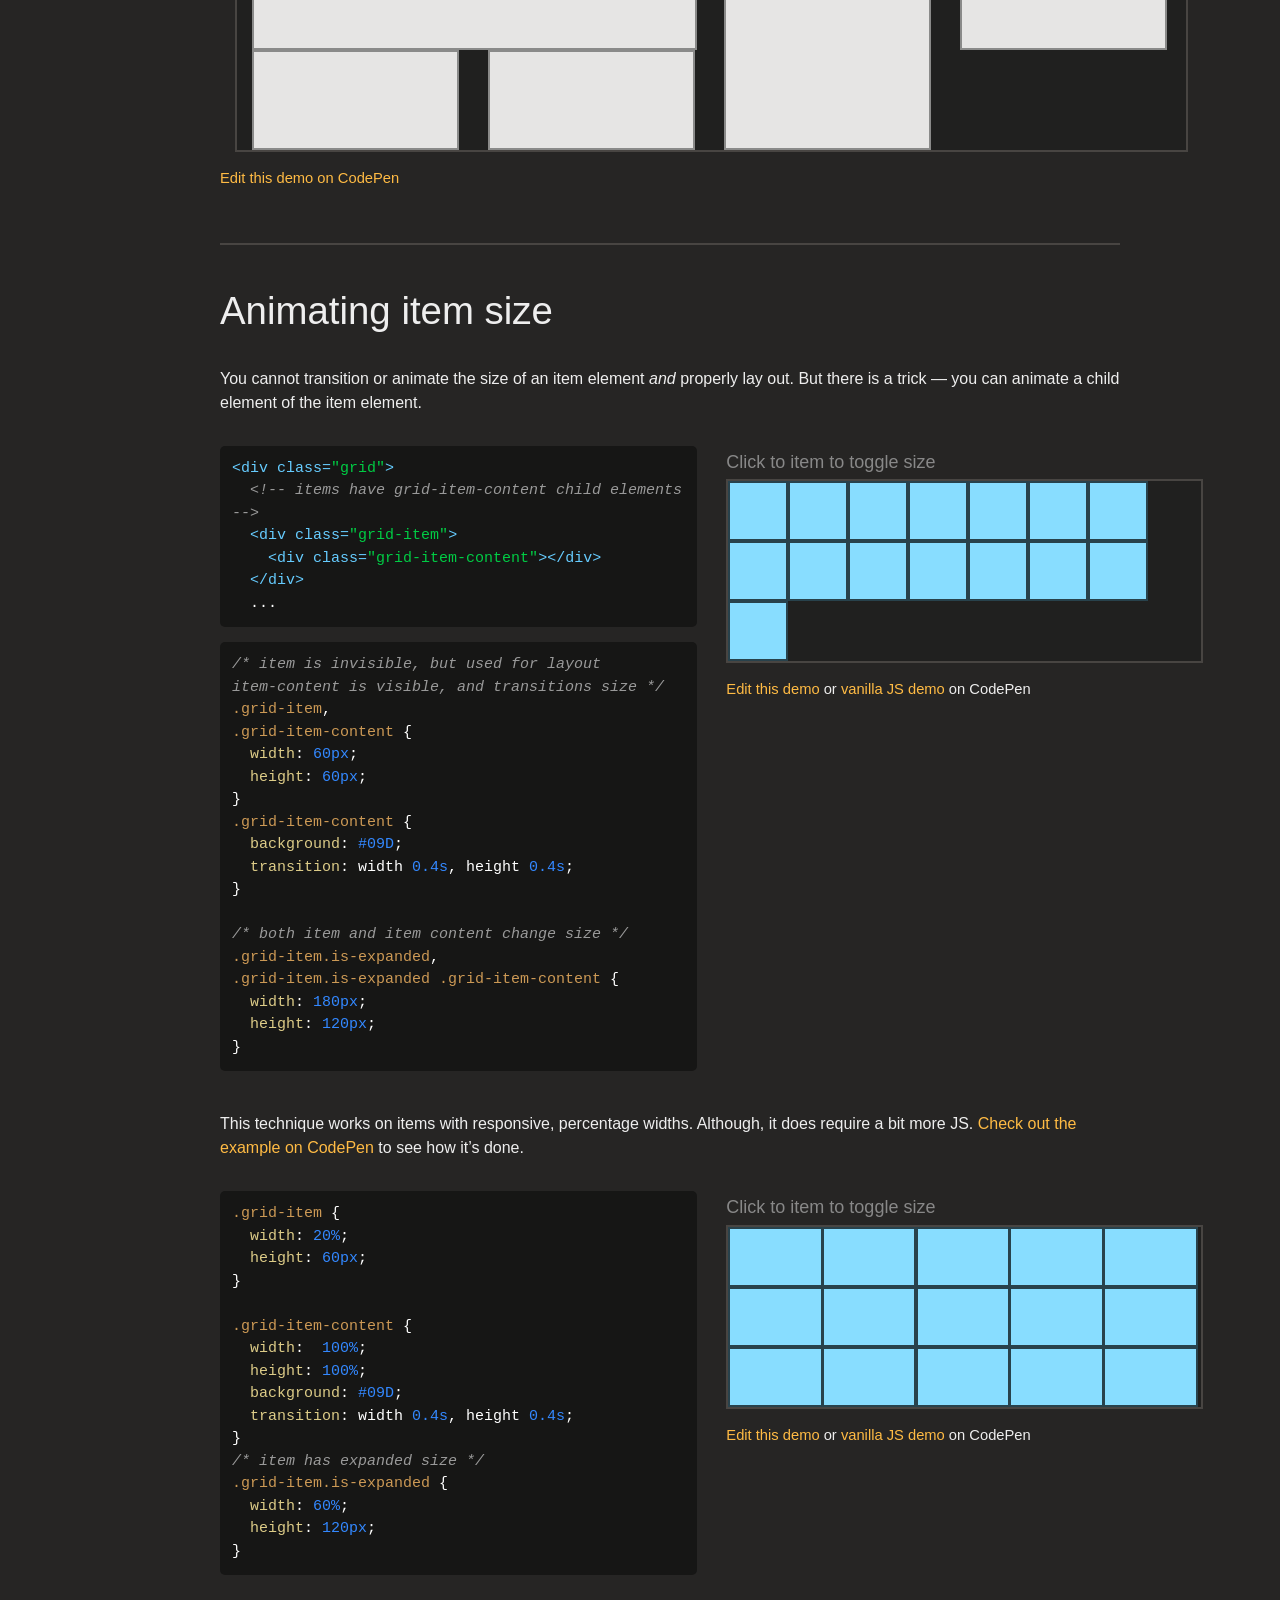
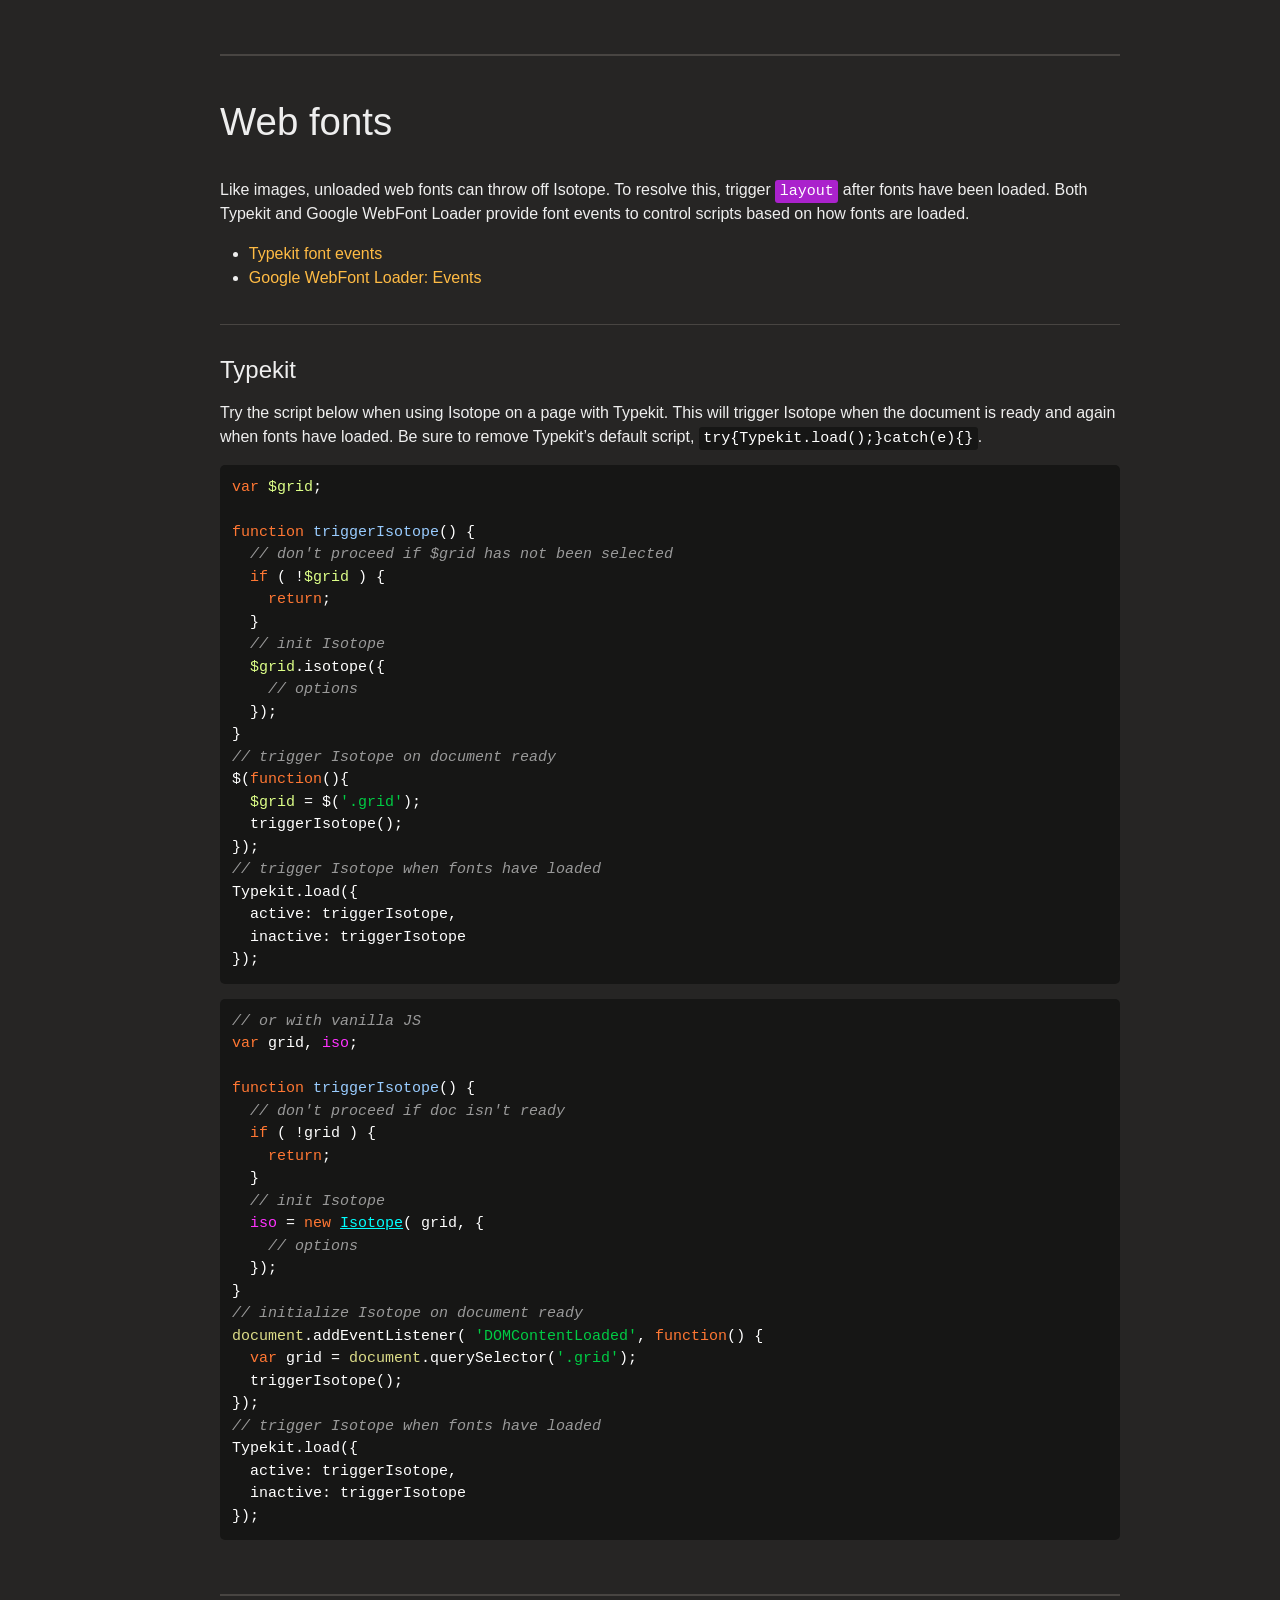
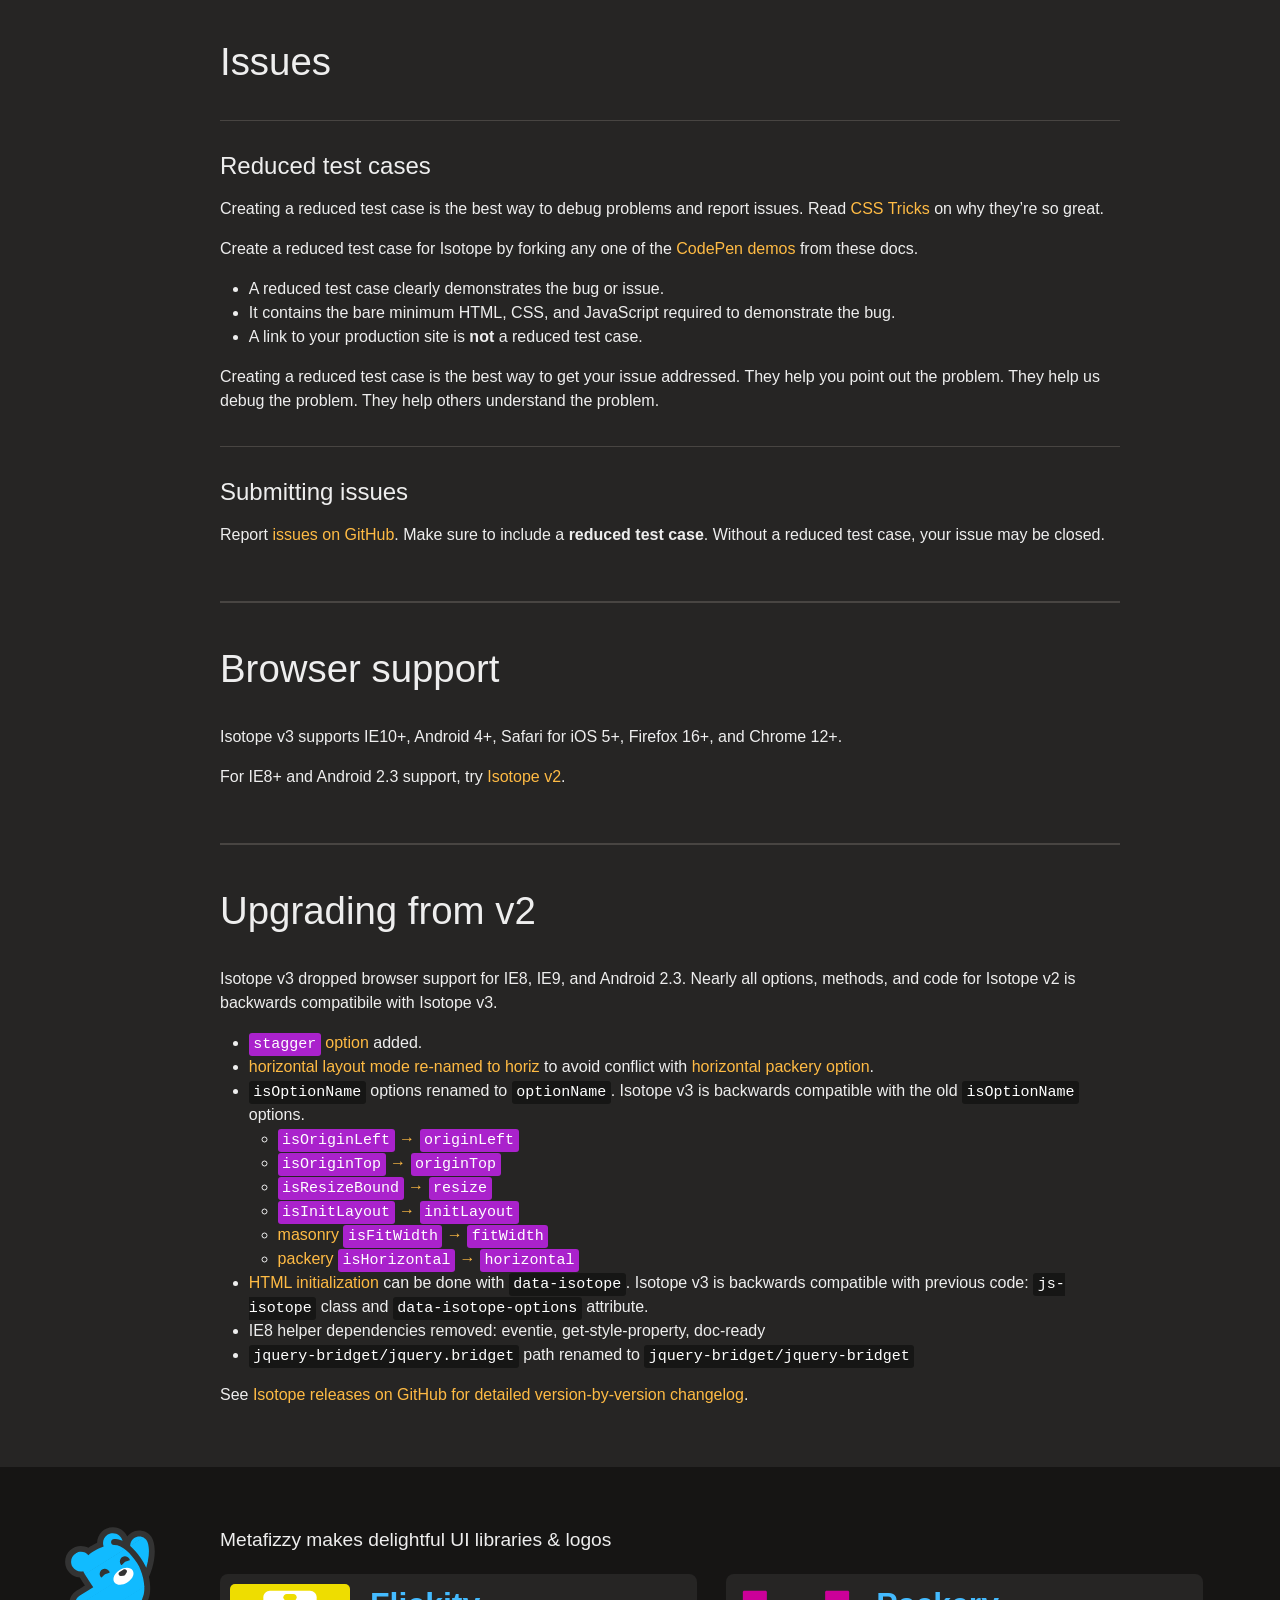
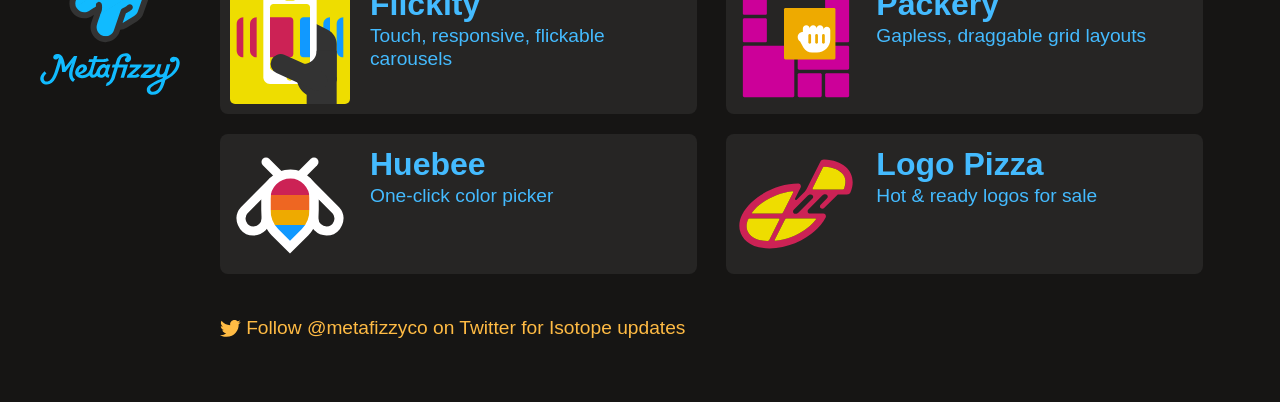
<file: assets/isotope-docs/extras.html>
<!doctype html>
<html class="export" lang="en">
<head>
  <meta charset="utf-8">
  <meta http-equiv="x-ua-compatible" content="ie=edge">
  <meta name="viewport" content="width=device-width">
  <meta name="description" content="filter &amp; sort magical layouts">

  <title>Isotope &#xB7; Extras</title>

    <!-- Isotope does not require any CSS files -->
    <link rel="stylesheet" href="css/isotope-docs.css?3" media="screen">

  <meta name="twitter:card" content="summary">
  <meta name="twitter:site" content="@metafizzyco">
  <meta name="twitter:url" content="http://isotope.metafizzy.co/.html">
  <meta name="twitter:title" content="Isotope Extras">
  <meta name="twitter:description" content="filter &amp; sort magical layouts">

</head>
<body class="page--extras">

  <div class="nav">
    <h1 class="nav__title"><a href=".">Isotope</a></h1>
  
    <ol class="site-nav">
      <li class="site-nav__item site-nav__item--filtering">
        <a class="site-nav__item__link" href="filtering.html">Filtering</a></li>
      <li class="site-nav__item site-nav__item--sorting">
        <a class="site-nav__item__link" href="sorting.html">Sorting</a></li>
      <li class="site-nav__item site-nav__item--layout ">
        <a class="site-nav__item__link" href="layout.html">Layout</a>
      </li>
      <li class="site-nav__item site-nav__item--layout-modes sub-nav-parent">
        <a class="site-nav__item__link" href="layout-modes.html">Layout modes</a>
        <ul class="sub-nav">
            <li class="sub-nav__item sub-nav__item--masonry">
              <a class="sub-nav__item__link" href="layout-modes/masonry.html">masonry</a></li>
            <li class="sub-nav__item sub-nav__item--fitrows">
              <a class="sub-nav__item__link" href="layout-modes/fitrows.html">fitRows</a></li>
            <li class="sub-nav__item sub-nav__item--vertical">
              <a class="sub-nav__item__link" href="layout-modes/vertical.html">vertical</a></li>
            <li class="sub-nav__item sub-nav__item--packery">
              <a class="sub-nav__item__link" href="layout-modes/packery.html">packery</a></li>
            <li class="sub-nav__item sub-nav__item--cellsbyrow">
              <a class="sub-nav__item__link" href="layout-modes/cellsbyrow.html">cellsByRow</a></li>
            <li class="sub-nav__item sub-nav__item--masonryhorizontal">
              <a class="sub-nav__item__link" href="layout-modes/masonryhorizontal.html">masonryHorizontal</a></li>
            <li class="sub-nav__item sub-nav__item--fitcolumns">
              <a class="sub-nav__item__link" href="layout-modes/fitcolumns.html">fitColumns</a></li>
            <li class="sub-nav__item sub-nav__item--cellsbycolumn">
              <a class="sub-nav__item__link" href="layout-modes/cellsbycolumn.html">cellsByColumn</a></li>
            <li class="sub-nav__item sub-nav__item--horiz">
              <a class="sub-nav__item__link" href="layout-modes/horiz.html">horiz</a></li>
        </ul>
      </li>
      <li class="site-nav__item site-nav__item--options">
        <a class="site-nav__item__link" href="options.html">Options</a></li>
      <li class="site-nav__item site-nav__item--methods">
        <a class="site-nav__item__link" href="methods.html">Methods</a></li>
      <li class="site-nav__item site-nav__item--events">
        <a class="site-nav__item__link" href="events.html">Events</a></li>
      <li class="site-nav__item site-nav__item--extras">
        <a class="site-nav__item__link" href="extras.html">Extras</a></li>
      <li class="site-nav__item site-nav__item--license">
        <a class="site-nav__item__link" href="license.html">License</a></li>
      <li class="site-nav__item site-nav__item--faq">
        <a class="site-nav__item__link" href="faq.html">FAQ</a></li>
    </ol>
  
    <ul class="page-nav" data-js="page-nav">
<li class="page-nav__item page-nav__item--h2"><a href="#extra-examples">Extra examples</a></li>
<li class="page-nav__item page-nav__item--h2"><a href="#module-loaders">Module loaders</a></li>
<li class="page-nav__item page-nav__item--h3"><a href="#requirejs">RequireJS</a></li>
<li class="page-nav__item page-nav__item--h3"><a href="#browserify">Browserify</a></li>
<li class="page-nav__item page-nav__item--h3"><a href="#webpack">Webpack</a></li>
<li class="page-nav__item page-nav__item--h2"><a href="#bootstrap">Bootstrap</a></li>
<li class="page-nav__item page-nav__item--h2"><a href="#animating-item-size">Animating item size</a></li>
<li class="page-nav__item page-nav__item--h2"><a href="#web-fonts">Web fonts</a></li>
<li class="page-nav__item page-nav__item--h3"><a href="#typekit">Typekit</a></li>
<li class="page-nav__item page-nav__item--h2"><a href="#issues">Issues</a></li>
<li class="page-nav__item page-nav__item--h3"><a href="#reduced-test-cases">Reduced test cases</a></li>
<li class="page-nav__item page-nav__item--h3"><a href="#submitting-issues">Submitting issues</a></li>
<li class="page-nav__item page-nav__item--h2"><a href="#browser-support">Browser support</a></li>
<li class="page-nav__item page-nav__item--h2"><a href="#upgrading-from-v2">Upgrading from v2</a></li>
</ul>
  </div>


  <div id="content" class="main">
    <div class="container">
        <h1>Extras</h1>



<h2 id="extra-examples">Extra examples</h2>

<ul>
  <li><a href="http://codepen.io/desandro/pen/owAyG/">Combination filters with functions</a></li>
  <li><a href="http://codepen.io/desandro/pen/JGKyrY">Combination inclusive filters with checkboxes</a> and <a href="http://codepen.io/desandro/pen/GFbAs">Combination inclusive and exclusive filters with selects and checkboxes</a>. Explanation on <a href="https://github.com/metafizzy/isotope/issues/771#issuecomment-50991110">issue #771</a>.</li>
  <li><a href="http://codepen.io/desandro/pen/MebyMR">Combination filters, inclusive within a group, exclusive outside groups</a></li>
  <li><a href="http://codepen.io/desandro/pen/zrMXQv">Inclusive combination filters with toggle buttons</a></li>
  <li><a href="http://codepen.io/desandro/pen/pyxwem/">Updating filter counts on buttons</a></li>
  <li><a href="http://codepen.io/desandro/pen/Kpvyd">Reveal items on init</a></li>
  <li><a href="http://codepen.io/desandro/pen/AEslp">Only filter items, no layout</a>. For <a href="https://github.com/metafizzy/isotope/issues/675#issuecomment-40675160">issue #675</a></li>
  <li><a href="http://codepen.io/desandro/pen/mCdbD">Search and filter buttons</a></li>
  <li><a href="http://codepen.io/desandro/pen/bsHix">Reveal each image as they load</a></li>
  <li><a href="http://codepen.io/desandro/pen/vEJbNr">Filtering with toggle on/off buttons</a></li>
  <li><a href="http://codepen.io/desandro/pen/vErxXj">Filtering with URL hash</a>. View <a href="http://s.codepen.io/desandro/debug/vErxXj#filter=%3Anot(.transition)">debug version</a> to see filter in URL hash.</li>
  <li><a href="http://codepen.io/desandro/pen/zGZywM">Sorting by selected category</a>. For <a href="https://github.com/metafizzy/isotope/issues/901">issue #901</a></li>
  <li><a href="http://codepen.io/desandro/pen/dXYBRE">Sort clicked item first</a></li>
  <li><a href="http://codepen.io/desandro/pen/pbkbBO">Update filtered item count</a></li>
</ul>


<h2 id="module-loaders">Module loaders</h2>


<h3 id="requirejs">RequireJS</h3>

<p>Isotope supports <a href="http://requirejs.org">RequireJS</a>.</p>

<p>You can require <a href="isotope.pkgd.js">isotope.pkgd.js</a>.</p>

<pre><code class="js">requirejs( [
  <span class="string">&apos;path/to/isotope.pkgd.js&apos;</span>,
], <span class="function"><span class="keyword">function</span>(<span class="params"> Isotope </span>) </span>{
  <span class="keyword">var</span> <span class="isotope_var">iso</span> = <span class="keyword">new</span> <span class="isotope_keyword">Isotope</span>( <span class="string">&apos;.grid&apos;</span>, {...});
});
</code></pre>

<p id="requirejs-layout-modes">Any <a href="layout-modes.html#included-modes">layout mode that&#x2019;s not included</a>, will need to be required separately</p>

<pre><code class="js">requirejs( [
  <span class="string">&apos;path/to/isotope.pkgd.js&apos;</span>,
  <span class="string">&apos;path/to/masonry-horizontal.js&apos;</span>
], <span class="function"><span class="keyword">function</span>(<span class="params"> Isotope </span>) </span>{
  <span class="keyword">var</span> <span class="isotope_var">iso</span> = <span class="keyword">new</span> <span class="isotope_keyword">Isotope</span>( <span class="string">&apos;.grid&apos;</span>, {
    <span class="attr">layoutMode</span>: <span class="string">&apos;masonryHorizontal&apos;</span>
  });
});
</code></pre>

<p id="requirejs-pkgd-jquery">To use Isotope as a jQuery plugin with RequireJS and isotope.pkgd.js, you need to run jQuery bridget.</p>


<pre><code class="js"><span class="comment">// require the require function</span>
requirejs( [ <span class="string">&apos;require&apos;</span>, <span class="string">&apos;jquery&apos;</span>, <span class="string">&apos;path/to/isotope.pkgd.js&apos;</span> ],
  <span class="function"><span class="keyword">function</span>(<span class="params"> require, $, Isotope </span>) </span>{
    <span class="comment">// require jquery-bridget, it&apos;s included in isotope.pkgd.js</span>
    <span class="built_in">require</span>( [ <span class="string">&apos;jquery-bridget/jquery-bridget&apos;</span> ],
    <span class="function"><span class="keyword">function</span>(<span class="params"> jQueryBridget </span>) </span>{
      <span class="comment">// make Isotope a jQuery plugin</span>
      jQueryBridget( <span class="string">&apos;isotope&apos;</span>, <span class="isotope_keyword">Isotope</span>, $ );
      <span class="comment">// now you can use $().isotope()</span>
      $(<span class="string">&apos;.grid&apos;</span>).isotope({...});
    }
  );
});
</code></pre>

<p id="requirejs-bower">Or, you can manage dependencies with <a href="http://bower.io">Bower</a>. Set <a href="http://requirejs.org/docs/api.html#config-baseUrl">baseUrl</a> to <code>bower_components</code> and set a path config for all your application code.</p>

<pre><code class="js">requirejs.config({
  <span class="attr">baseUrl</span>: <span class="string">&apos;bower_components/&apos;</span>,
  <span class="attr">paths</span>: {
    <span class="attr">app</span>: <span class="string">&apos;../&apos;</span>
  }
});

requirejs( [
  <span class="string">&apos;isotope/js/isotope&apos;</span>,
  <span class="string">&apos;app/my-component.js&apos;</span>
], <span class="function"><span class="keyword">function</span>(<span class="params"> Isotope, myComp </span>) </span>{
  <span class="keyword">var</span> <span class="isotope_var">iso</span> = <span class="keyword">new</span> <span class="isotope_keyword">Isotope</span>( <span class="string">&apos;.grid&apos;</span>, {...});
});
</code></pre>

<p id="requirejs-bower-jquery">You can require Bower dependencies and use Isotope as a jQuery plugin with jQuery Bridget.</p>

<pre><code class="js">requirejs.config({
  <span class="attr">baseUrl</span>: <span class="string">&apos;../bower_components&apos;</span>,
  <span class="attr">paths</span>: {
    <span class="attr">jquery</span>: <span class="string">&apos;jquery/jquery&apos;</span>
  }
});

requirejs( [
    <span class="string">&apos;jquery&apos;</span>,
    <span class="string">&apos;isotope/js/isotope&apos;</span>,
    <span class="string">&apos;jquery-bridget/jquery-bridget&apos;</span>
  ],
  <span class="function"><span class="keyword">function</span>(<span class="params"> $, Isotope, jQueryBridget </span>) </span>{
    <span class="comment">// make Isotope a jQuery plugin</span>
    jQueryBridget( <span class="string">&apos;isotope&apos;</span>, <span class="isotope_keyword">Isotope</span>, $ );
    <span class="comment">// now you can use $().isotope()</span>
    $(<span class="string">&apos;.grid&apos;</span>).isotope({...});
});
</code></pre>


<h3 id="browserify">Browserify</h3>

<p>Isotope works with <a href="http://browserify.org">Browserify</a>. <a href="https://www.npmjs.com/package/isotope-layout">Install Isotope with npm</a>.</p>

<pre><code>npm install isotope-layout
</code></pre>

<pre><code class="js"><span class="keyword">var</span> <span class="isotope_keyword">Isotope</span> = <span class="built_in">require</span>(<span class="string">&apos;isotope-layout&apos;</span>);

<span class="keyword">var</span> <span class="isotope_var">iso</span> = <span class="keyword">new</span> <span class="isotope_keyword">Isotope</span>( <span class="string">&apos;.grid&apos;</span>, {
  <span class="comment">// options...</span>
});
</code></pre>

<p>Install and require <a href="layout-modes.html#included-modes">layout modes that are not included</a>.</p>

<pre><code class="bash">npm install isotope-cells-by-row
</code></pre>

<pre><code class="js"><span class="keyword">var</span> <span class="isotope_keyword">Isotope</span> = <span class="built_in">require</span>(<span class="string">&apos;isotope-layout&apos;</span>);
<span class="comment">// add cellsByRow layout mode</span>
<span class="built_in">require</span>(<span class="string">&apos;isotope-cells-by-row&apos;</span>)

<span class="keyword">var</span> <span class="isotope_var">iso</span> = <span class="keyword">new</span> <span class="isotope_keyword">Isotope</span>( <span class="string">&apos;.grid&apos;</span>, {
  <span class="attr">layoutMode</span>: <span class="string">&apos;cellsByRow&apos;</span>
});
</code></pre>

<p id="browserify-jquery">To use Isotope as a jQuery plugin with Browserify, you need to use <a href="https://www.npmjs.com/package/jquery-bridget">jQuery Bridget</a></p>

<pre><code class="bash">npm install jquery
npm install jquery-bridget
</code></pre>

<pre><code class="js"><span class="keyword">var</span> $ = <span class="built_in">require</span>(<span class="string">&apos;jquery&apos;</span>);
<span class="keyword">var</span> jQueryBridget = <span class="built_in">require</span>(<span class="string">&apos;jquery-bridget&apos;</span>);
<span class="keyword">var</span> <span class="isotope_keyword">Isotope</span> = <span class="built_in">require</span>(<span class="string">&apos;isotope-layout&apos;</span>);
<span class="comment">// make Isotope a jQuery plugin</span>
jQueryBridget( <span class="string">&apos;isotope&apos;</span>, <span class="isotope_keyword">Isotope</span>, $ );
<span class="comment">// now you can use $().isotope()</span>
$(<span class="string">&apos;.grid&apos;</span>).isotope({
  <span class="comment">// options...</span>
});
</code></pre>


<h3 id="webpack">Webpack</h3>

<p>Install Isotope with npm.</p>

<pre><code class="bash">npm install isotope-layout
</code></pre>

<p>In your config file, <code>webpack.config.js</code>, add these resolve aliases.</p>

<pre><code class="js"><span class="built_in">module</span>.exports = {
  <span class="attr">resolve</span>: {
    <span class="attr">alias</span>: {
      <span class="string">&apos;masonry&apos;</span>: <span class="string">&apos;masonry-layout&apos;</span>,
      <span class="string">&apos;isotope&apos;</span>: <span class="string">&apos;isotope-layout&apos;</span>
    }
  }
};
</code></pre>

<p>(This hack is required because of an issue with how Webpack loads dependencies. <a href="https://github.com/webpack/webpack/issues/883">+1 this issue on GitHub</a> to help get this issue addressed.)</p>

<p>You can then <code>require(<span class="string">&apos;isotope-layout&apos;</span>)</code>.</p>

<pre><code class="js"><span class="comment">// main.js</span>
<span class="keyword">var</span> <span class="isotope_keyword">Isotope</span> = <span class="built_in">require</span>(<span class="string">&apos;isotope-layout&apos;</span>);

<span class="keyword">var</span> <span class="isotope_var">iso</span> = <span class="keyword">new</span> <span class="isotope_keyword">Isotope</span>( <span class="string">&apos;.grid&apos;</span>, {
  <span class="comment">// options...</span>
});
</code></pre>

<p>Run webpack.</p>


<pre><code class="bash">webpack main.js bundle.js
</code></pre>

<p>Layout modes and jQuery plugin functionality need to be installed separately, similar to <a href="#browserify">using Browserify</a>.</p>


<h2 id="bootstrap">Bootstrap</h2>

<p>You can use Isotope layouts with <a href="http://getbootstrap.com/css/#grid">Bootstrap grid system</a>. This example will display a fluid grid of 3 columns, using <code>col-xs-4</code> as <a href="layout-modes/masonry.html#columnwidth"><code>columnWidth</code></a>.</p>

<div class="example">
  <div class="example__code">
<pre><code class="html"><span class="tag">&lt;<span class="name">div</span> <span class="attr">class</span>=<span class="string">&quot;container-fluid&quot;</span>&gt;</span>
  <span class="comment">&lt;!-- add extra container element for Masonry --&gt;</span>
  <span class="tag">&lt;<span class="name">div</span> <span class="attr">class</span>=<span class="string">&quot;grid&quot;</span>&gt;</span>
    <span class="comment">&lt;!-- add sizing element for columnWidth --&gt;</span>
    <span class="tag">&lt;<span class="name">div</span> <span class="attr">class</span>=<span class="string">&quot;grid-sizer col-xs-4&quot;</span>&gt;</span><span class="tag">&lt;/<span class="name">div</span>&gt;</span>
    <span class="comment">&lt;!-- items use Bootstrap .col- classes --&gt;</span>
    <span class="tag">&lt;<span class="name">div</span> <span class="attr">class</span>=<span class="string">&quot;grid-item col-xs-8&quot;</span>&gt;</span>
      <span class="comment">&lt;!-- wrap item content in its own element --&gt;</span>
      <span class="tag">&lt;<span class="name">div</span> <span class="attr">class</span>=<span class="string">&quot;grid-item-content&quot;</span>&gt;</span>...<span class="tag">&lt;/<span class="name">div</span>&gt;</span>
    <span class="tag">&lt;/<span class="name">div</span>&gt;</span>
    <span class="tag">&lt;<span class="name">div</span> <span class="attr">class</span>=<span class="string">&quot;grid-item col-xs-4&quot;</span>&gt;</span>
      <span class="tag">&lt;<span class="name">div</span> <span class="attr">class</span>=<span class="string">&quot;grid-item-content&quot;</span>&gt;</span>...<span class="tag">&lt;/<span class="name">div</span>&gt;</span>
    <span class="tag">&lt;/<span class="name">div</span>&gt;</span>
    ...
  <span class="tag">&lt;/<span class="name">div</span>&gt;</span>
<span class="tag">&lt;/<span class="name">div</span>&gt;</span>
</code></pre>

<pre><code class="js">$(<span class="string">&apos;.grid&apos;</span>).isotope({
  <span class="attr">itemSelector</span>: <span class="string">&apos;.grid-item&apos;</span>, <span class="comment">// use a separate class for itemSelector, other than .col-</span>
  percentPosition: <span class="literal">true</span>,
  <span class="attr">masonry</span>: {
    <span class="attr">columnWidth</span>: <span class="string">&apos;.grid-sizer&apos;</span>
  }
});
</code></pre>
  </div>
  <div class="example__demo">
  
    <div class="bootstrap-3__container-fluid">
      <div class="grid js-masonry" data-masonry-options="{ &quot;itemSelector&quot;: &quot;.bootstrap-3__grid-item&quot;, &quot;columnWidth&quot;: &quot;.grid-sizer&quot;, &quot;percentPosition&quot;: true }">
        <div class="grid-sizer bootstrap-3__col-xs-4"></div>
        <div class="bootstrap-3__grid-item bootstrap-3__col-xs-8">
          <div class="bootstrap-3__grid-item-content"></div>
        </div>
        <div class="bootstrap-3__grid-item bootstrap-3__col-xs-4">
          <div class="bootstrap-3__grid-item-content"></div>
        </div>
        <div class="bootstrap-3__grid-item bootstrap-3__col-xs-4">
          <div class="bootstrap-3__grid-item-content bootstrap-3__grid-item-content--height2"></div>
        </div>
        <div class="bootstrap-3__grid-item bootstrap-3__col-xs-8">
          <div class="bootstrap-3__grid-item-content"></div>
        </div>
        <div class="bootstrap-3__grid-item bootstrap-3__col-xs-4">
          <div class="bootstrap-3__grid-item-content bootstrap-3__grid-item-content--height2"></div>
        </div>
        <div class="bootstrap-3__grid-item bootstrap-3__col-xs-4">
          <div class="bootstrap-3__grid-item-content"></div>
        </div>
        <div class="bootstrap-3__grid-item bootstrap-3__col-xs-4">
          <div class="bootstrap-3__grid-item-content"></div>
        </div>
      </div>
  
    </div>
  
    <p class="edit-demo">
        <a href="http://codepen.io/desandro/pen/yeezdp">Edit this demo on CodePen</a>
    </p>
  </div>
</div>

<p>Use multiple <code>.col-</code> classes on item elements to use Bootstrap&#x2019;s grid media queries to responsively change column sizes. This example will use 2, then 3, then 4 columns at different screen sizes.</p>

<div class="example">
  <div class="example__code">
<pre><code class="html"><span class="tag">&lt;<span class="name">div</span> <span class="attr">class</span>=<span class="string">&quot;container-fluid&quot;</span>&gt;</span>
  <span class="tag">&lt;<span class="name">div</span> <span class="attr">class</span>=<span class="string">&quot;grid&quot;</span>&gt;</span>
    <span class="comment">&lt;!-- 2 col grid @ xs, 3 col grid @ sm, 4 col grid @ md --&gt;</span>
    <span class="tag">&lt;<span class="name">div</span> <span class="attr">class</span>=<span class="string">&quot;grid-sizer col-xs-6 col-sm-4 col-md-3&quot;</span>&gt;</span><span class="tag">&lt;/<span class="name">div</span>&gt;</span>
    <span class="comment">&lt;!-- 1 col @ xs, 2 col @ sm, 2 col @ md --&gt;</span>
    <span class="tag">&lt;<span class="name">div</span> <span class="attr">class</span>=<span class="string">&quot;grid-item col-xs-6 col-sm-8 col-md-6&quot;</span>&gt;</span>
      <span class="tag">&lt;<span class="name">div</span> <span class="attr">class</span>=<span class="string">&quot;grid-item-content&quot;</span>&gt;</span>...<span class="tag">&lt;/<span class="name">div</span>&gt;</span>
    <span class="tag">&lt;/<span class="name">div</span>&gt;</span>
    <span class="comment">&lt;!-- 1 col @ xs, 1 col @ sm, 1 col @ md --&gt;</span>
    <span class="tag">&lt;<span class="name">div</span> <span class="attr">class</span>=<span class="string">&quot;grid-item col-xs-6 col-sm-4 col-md-3&quot;</span>&gt;</span>
      <span class="tag">&lt;<span class="name">div</span> <span class="attr">class</span>=<span class="string">&quot;grid-item-content&quot;</span>&gt;</span>...<span class="tag">&lt;/<span class="name">div</span>&gt;</span>
    <span class="tag">&lt;/<span class="name">div</span>&gt;</span>
    ...
  <span class="tag">&lt;/<span class="name">div</span>&gt;</span>
<span class="tag">&lt;/<span class="name">div</span>&gt;</span>
</code></pre>
  </div>
  <div class="example__demo">
  
    <div class="bootstrap-3__container-fluid">
      <div class="grid js-masonry" data-masonry-options="{ &quot;itemSelector&quot;: &quot;.bootstrap-3__grid-item&quot;, &quot;columnWidth&quot;: &quot;.grid-sizer&quot;, &quot;percentPosition&quot;: true }">
        <div class="grid-sizer bootstrap-3__col-xs-6 bootstrap-3__col-sm-4 bootstrap-3__col-md-3"></div>
        <div class="bootstrap-3__grid-item bootstrap-3__col-xs-6 bootstrap-3__col-sm-8 bootstrap-3__col-md-6">
          <div class="bootstrap-3__grid-item-content"></div>
        </div>
        <div class="bootstrap-3__grid-item bootstrap-3__col-xs-6 bootstrap-3__col-sm-4 bootstrap-3__col-md-3">
          <div class="bootstrap-3__grid-item-content"></div>
        </div>
        <div class="bootstrap-3__grid-item bootstrap-3__col-xs-6 bootstrap-3__col-sm-4 bootstrap-3__col-md-3">
          <div class="bootstrap-3__grid-item-content bootstrap-3__grid-item-content--height2"></div>
        </div>
        <div class="bootstrap-3__grid-item bootstrap-3__col-xs-6 bootstrap-3__col-sm-8 bootstrap-3__col-md-6">
          <div class="bootstrap-3__grid-item-content"></div>
        </div>
        <div class="bootstrap-3__grid-item bootstrap-3__col-xs-6 bootstrap-3__col-sm-4 bootstrap-3__col-md-3">
          <div class="bootstrap-3__grid-item-content bootstrap-3__grid-item-content--height2"></div>
        </div>
        <div class="bootstrap-3__grid-item bootstrap-3__col-xs-6 bootstrap-3__col-sm-4 bootstrap-3__col-md-3">
          <div class="bootstrap-3__grid-item-content"></div>
        </div>
        <div class="bootstrap-3__grid-item bootstrap-3__col-xs-6 bootstrap-3__col-sm-4 bootstrap-3__col-md-3">
          <div class="bootstrap-3__grid-item-content"></div>
        </div>
      </div>
  
    </div>
  
    <p class="edit-demo">
        <a href="http://codepen.io/desandro/pen/addLrQ">Edit this demo on CodePen</a>
    </p>
  </div>
</div>


<h2 id="animating-item-size">Animating item size</h2>

<p>You cannot transition or animate the size of an item element <em>and</em> properly lay out. But there is a trick &#x2014; you can animate a child element of the item element.</p>

<div class="duo example">
  <div class="duo__cell example__code">
<pre><code class="html"><span class="tag">&lt;<span class="name">div</span> <span class="attr">class</span>=<span class="string">&quot;grid&quot;</span>&gt;</span>
  <span class="comment">&lt;!-- items have grid-item-content child elements --&gt;</span>
  <span class="tag">&lt;<span class="name">div</span> <span class="attr">class</span>=<span class="string">&quot;grid-item&quot;</span>&gt;</span>
    <span class="tag">&lt;<span class="name">div</span> <span class="attr">class</span>=<span class="string">&quot;grid-item-content&quot;</span>&gt;</span><span class="tag">&lt;/<span class="name">div</span>&gt;</span>
  <span class="tag">&lt;/<span class="name">div</span>&gt;</span>
  ...
</code></pre>

<pre><code class="css"><span class="comment">/* item is invisible, but used for layout
item-content is visible, and transitions size */</span>
<span class="selector-class">.grid-item</span>,
<span class="selector-class">.grid-item-content</span> {
  <span class="attribute">width</span>: <span class="number">60px</span>;
  <span class="attribute">height</span>: <span class="number">60px</span>;
}
<span class="selector-class">.grid-item-content</span> {
  <span class="attribute">background</span>: <span class="number">#09D</span>;
  <span class="attribute">transition</span>: width <span class="number">0.4s</span>, height <span class="number">0.4s</span>;
}

<span class="comment">/* both item and item content change size */</span>
<span class="selector-class">.grid-item</span><span class="selector-class">.is-expanded</span>,
<span class="selector-class">.grid-item</span><span class="selector-class">.is-expanded</span> <span class="selector-class">.grid-item-content</span> {
  <span class="attribute">width</span>: <span class="number">180px</span>;
  <span class="attribute">height</span>: <span class="number">120px</span>;
}
</code></pre>
  </div>
  <div class="duo__cell example__demo" data-js="animate-item-size">
    <p class="instruction">Click to item to toggle size</p>
    <div class="grid">
      <div class="animate-item-size-item">
        <div class="animate-item-size-item__content"></div>
      </div>
      <div class="animate-item-size-item">
        <div class="animate-item-size-item__content"></div>
      </div>
      <div class="animate-item-size-item">
        <div class="animate-item-size-item__content"></div>
      </div>
      <div class="animate-item-size-item">
        <div class="animate-item-size-item__content"></div>
      </div>
      <div class="animate-item-size-item">
        <div class="animate-item-size-item__content"></div>
      </div>
      <div class="animate-item-size-item">
        <div class="animate-item-size-item__content"></div>
      </div>
      <div class="animate-item-size-item">
        <div class="animate-item-size-item__content"></div>
      </div>
      <div class="animate-item-size-item">
        <div class="animate-item-size-item__content"></div>
      </div>
      <div class="animate-item-size-item">
        <div class="animate-item-size-item__content"></div>
      </div>
      <div class="animate-item-size-item">
        <div class="animate-item-size-item__content"></div>
      </div>
      <div class="animate-item-size-item">
        <div class="animate-item-size-item__content"></div>
      </div>
      <div class="animate-item-size-item">
        <div class="animate-item-size-item__content"></div>
      </div>
      <div class="animate-item-size-item">
        <div class="animate-item-size-item__content"></div>
      </div>
      <div class="animate-item-size-item">
        <div class="animate-item-size-item__content"></div>
      </div>
      <div class="animate-item-size-item">
        <div class="animate-item-size-item__content"></div>
      </div>
    </div>
    <p class="edit-demo">
        <a href="http://codepen.io/desandro/pen/jnhAi">Edit this demo</a>
        or <a href="http://codepen.io/desandro/pen/fztmB">vanilla JS demo</a> on CodePen
    </p>
  </div>
</div>

<p>This technique works on items with responsive, percentage widths. Although, it does require a bit more JS. <a href="http://codepen.io/desandro/pen/jGJKL">Check out the example on CodePen</a> to see how it&#x2019;s done.</p>

<div class="duo example">
  <div class="duo__cell example__code">
<pre><code class="css"><span class="selector-class">.grid-item</span> {
  <span class="attribute">width</span>: <span class="number">20%</span>;
  <span class="attribute">height</span>: <span class="number">60px</span>;
}

<span class="selector-class">.grid-item-content</span> {
  <span class="attribute">width</span>:  <span class="number">100%</span>;
  <span class="attribute">height</span>: <span class="number">100%</span>;
  <span class="attribute">background</span>: <span class="number">#09D</span>;
  <span class="attribute">transition</span>: width <span class="number">0.4s</span>, height <span class="number">0.4s</span>;
}
<span class="comment">/* item has expanded size */</span>
<span class="selector-class">.grid-item</span><span class="selector-class">.is-expanded</span> {
  <span class="attribute">width</span>: <span class="number">60%</span>;
  <span class="attribute">height</span>: <span class="number">120px</span>;
}
</code></pre>
  </div>
  <div class="duo__cell example__demo" data-js="animate-item-size-responsive">
    <p class="instruction">Click to item to toggle size</p>
    <div class="grid grid--animate-item-size-responsive">
      <div class="grid-sizer"></div>
      <div class="animate-item-size-item">
        <div class="animate-item-size-item__content"></div>
      </div>
      <div class="animate-item-size-item">
        <div class="animate-item-size-item__content"></div>
      </div>
      <div class="animate-item-size-item">
        <div class="animate-item-size-item__content"></div>
      </div>
      <div class="animate-item-size-item">
        <div class="animate-item-size-item__content"></div>
      </div>
      <div class="animate-item-size-item">
        <div class="animate-item-size-item__content"></div>
      </div>
      <div class="animate-item-size-item">
        <div class="animate-item-size-item__content"></div>
      </div>
      <div class="animate-item-size-item">
        <div class="animate-item-size-item__content"></div>
      </div>
      <div class="animate-item-size-item">
        <div class="animate-item-size-item__content"></div>
      </div>
      <div class="animate-item-size-item">
        <div class="animate-item-size-item__content"></div>
      </div>
      <div class="animate-item-size-item">
        <div class="animate-item-size-item__content"></div>
      </div>
      <div class="animate-item-size-item">
        <div class="animate-item-size-item__content"></div>
      </div>
      <div class="animate-item-size-item">
        <div class="animate-item-size-item__content"></div>
      </div>
      <div class="animate-item-size-item">
        <div class="animate-item-size-item__content"></div>
      </div>
      <div class="animate-item-size-item">
        <div class="animate-item-size-item__content"></div>
      </div>
      <div class="animate-item-size-item">
        <div class="animate-item-size-item__content"></div>
      </div>
    </div>
    <p class="edit-demo">
        <a href="http://codepen.io/desandro/pen/utGrv">Edit this demo</a>
        or <a href="http://codepen.io/desandro/pen/jeLKl">vanilla JS demo</a> on CodePen
    </p>
  </div>

</div>


<h2 id="web-fonts">Web fonts</h2>

<p>Like images, unloaded web fonts can throw off Isotope. To resolve this, trigger <a href="methods.html#layout"><code>layout</code></a> after fonts have been loaded. Both Typekit and Google WebFont Loader provide font events to control scripts based on how fonts are loaded.</p>

<ul>
  <li><a href="http://blog.typekit.com/2010/10/18/more-control-with-typekits-font-events/">Typekit font events</a></li>
  <li><a href="https://developers.google.com/webfonts/docs/webfont_loader#Events">Google WebFont Loader: Events</a></li>
</ul>


<h3 id="typekit">Typekit</h3>

<p>Try the script below when using Isotope on a page with Typekit. This will trigger Isotope when the document is ready and again when fonts have loaded. Be sure to remove Typekit&#x2019;s default script, <code>try{Typekit.load();}catch(e){}</code>.</p>

<pre><code class="js"><span class="keyword">var</span> <span class="jquery_var">$grid</span>;

<span class="function"><span class="keyword">function</span> <span class="title">triggerIsotope</span>(<span class="params"></span>) </span>{
  <span class="comment">// don&apos;t proceed if $grid has not been selected</span>
  <span class="keyword">if</span> ( !<span class="jquery_var">$grid</span> ) {
    <span class="keyword">return</span>;
  }
  <span class="comment">// init Isotope</span>
  <span class="jquery_var">$grid</span>.isotope({
    <span class="comment">// options</span>
  });
}
<span class="comment">// trigger Isotope on document ready</span>
$(<span class="function"><span class="keyword">function</span>(<span class="params"></span>)</span>{
  <span class="jquery_var">$grid</span> = $(<span class="string">&apos;.grid&apos;</span>);
  triggerIsotope();
});
<span class="comment">// trigger Isotope when fonts have loaded</span>
Typekit.load({
  <span class="attr">active</span>: triggerIsotope,
  <span class="attr">inactive</span>: triggerIsotope
});
</code></pre>

<pre><code class="js"><span class="comment">// or with vanilla JS</span>
<span class="keyword">var</span> grid, <span class="isotope_var">iso</span>;

<span class="function"><span class="keyword">function</span> <span class="title">triggerIsotope</span>(<span class="params"></span>) </span>{
  <span class="comment">// don&apos;t proceed if doc isn&apos;t ready</span>
  <span class="keyword">if</span> ( !grid ) {
    <span class="keyword">return</span>;
  }
  <span class="comment">// init Isotope</span>
  <span class="isotope_var">iso</span> = <span class="keyword">new</span> <span class="isotope_keyword">Isotope</span>( grid, {
    <span class="comment">// options</span>
  });
}
<span class="comment">// initialize Isotope on document ready</span>
<span class="built_in">document</span>.addEventListener( <span class="string">&apos;DOMContentLoaded&apos;</span>, <span class="function"><span class="keyword">function</span>(<span class="params"></span>) </span>{
  <span class="keyword">var</span> grid = <span class="built_in">document</span>.querySelector(<span class="string">&apos;.grid&apos;</span>);
  triggerIsotope();
});
<span class="comment">// trigger Isotope when fonts have loaded</span>
Typekit.load({
  <span class="attr">active</span>: triggerIsotope,
  <span class="attr">inactive</span>: triggerIsotope
});
</code></pre>


<h2 id="issues">Issues</h2>

<h3 id="reduced-test-cases">Reduced test cases</h3>

<p>Creating a reduced test case is the best way to debug problems and report issues. Read <a href="http://css-tricks.com/reduced-test-cases/">CSS Tricks</a> on why they&#x2019;re so great.</p>

<p>Create a reduced test case for Isotope by forking any one of the <a href="http://codepen.io/desandro/tag/isotope-docs">CodePen demos</a> from these docs.</p>

<ul>
  <li>A reduced test case clearly demonstrates the bug or issue.</li>
  <li>It contains the bare minimum HTML, CSS, and JavaScript required to demonstrate the bug.</li>
  <li>A link to your production site is <b>not</b> a reduced test case.</li>
</ul>

<p>Creating a reduced test case is the best way to get your issue addressed. They help you point out the problem. They help us debug the problem. They help others understand the problem.</p>


<h3 id="submitting-issues">Submitting issues</h3>

<p>Report <a href="https://github.com/metafizzy/isotope/issues/">issues on GitHub</a>. Make sure to include a <strong>reduced test case</strong>. Without a reduced test case, your issue may be closed.</p>


<h2 id="browser-support">Browser support</h2>

<p>Isotope v3 supports IE10+, Android 4+, Safari for iOS 5+, Firefox 16+, and Chrome 12+.</p>

<p>For IE8+ and Android 2.3 support, try <a href="http://isotope.metafizzy.co/v2">Isotope v2</a>.</p>


<h2 id="upgrading-from-v2">Upgrading from v2</h2>

<p>Isotope v3 dropped browser support for IE8, IE9, and Android 2.3. Nearly all options, methods, and code for Isotope v2 is backwards compatibile with Isotope v3.</p>

<ul>
  <li><a href="options.html#stagger"><code>stagger</code> option</a> added.</li>
  <li><a href="layout-modes/horiz.html">horizontal layout mode re-named to horiz</a> to avoid conflict with <a href="layout-modes/packery.html#horizontal">horizontal packery option</a>.</li>
  <li><code>isOptionName</code> options renamed to <code>optionName</code>. Isotope v3 is backwards compatible with the old <code>isOptionName</code> options.
    <ul>
      <li><a href="options.html#originleft"><code>isOriginLeft</code> &#x2192; <code>originLeft</code></a></li>
      <li><a href="options.html#origintop"><code>isOriginTop</code> &#x2192; <code>originTop</code></a></li>
      <li><a href="options.html#resize"><code>isResizeBound</code> &#x2192; <code>resize</code></a></li>
      <li><a href="options.html#initlayout"><code>isInitLayout</code> &#x2192; <code>initLayout</code></a></li>
      <li><a href="layout-modes/masonry.html#fitwidth">masonry <code>isFitWidth</code> &#x2192; <code>fitWidth</code></a></li>
      <li><a href="layout-modes/packery.html#horizontal">packery <code>isHorizontal</code> &#x2192; <code>horizontal</code></a></li>
    </ul>
  </li>
  <li><a href=".#initialize-in-html">HTML initialization</a> can be done with <code>data-isotope</code>.  Isotope v3 is backwards compatible with previous code: <code>js-isotope</code> class and <code>data-isotope-options</code> attribute.</li>
  <li>IE8 helper dependencies removed: eventie, get-style-property, doc-ready</li>
  <li><code>jquery-bridget/jquery.bridget</code> path renamed to <code>jquery-bridget/jquery-bridget</code></li>
</ul>

<p>See <a href="https://github.com/metafizzy/isotope/releases">Isotope releases on GitHub for detailed version-by-version changelog</a>.</p>


    </div>
  </div>

  <footer class="site-footer">
  
    <div class="container">
  
      <p class="site-footer__copy">Metafizzy makes delightful UI libraries &amp; logos</p>
  
      <div class="showcase">
      
        <ul class="showcase-item-list">
      
            <li class="showcase-item">
              <a class="showcase-item__link" href="http://flickity.metafizzy.co">
                <div class="showcase-item__image">
                    <svg class="flickity-illo" xmlns="http://www.w3.org/2000/svg" viewbox="0 0 360 360" width="100" height="100">
                      <path class="flickity-illo__color1" fill="#19F" d="M300 220L300 220c-11 0-20-9-20-20v-80c0-11 9-20 20-20h0V220z"/>
                      <path class="flickity-illo__color1" fill="#19F" d="M340 220L340 220c-11 0-20-9-20-20v-80c0-11 9-20 20-20h0V220z"/>
                      <path class="flickity-illo__color2" fill="#333" d="M320 290V180c0-18-10-35-27-43L240 110v180H320z"/>
                      <path class="flickity-illo__color3" fill="white" d="M240 300H120c-11 0-20-9-20-20V40c0-11 9-20 20-20h120c11 0 20 9 20 20v240C260 291 251 300 240 300z"/>
                      <path class="flickity-illo__color4" fill="#ED0" d="M230 260H130c-6 0-10-5-10-10V70c0-6 5-10 10-10h100c6 0 10 5 10 10v180 C240 256 236 260 230 260z"/>
                      <path class="flickity-illo__color2" fill="#333" d="M260 200h60v81c0 32-26 59-59 59h0c-34 0-61-27-61-61V240h20 C242 240 260 222 260 200L260 200z"/>
                      <path class="flickity-illo__color5" fill="#C25" d="M180 220h-60V100h60c6 0 10 5 10 10v100C190 216 186 220 180 220z"/>
                      <path class="flickity-illo__color1" fill="#19F" d="M240 220h-20c-6 0-10-5-10-10V110c0-6 5-10 10-10h20V220z"/>
                      <rect class="flickity-illo__color2" fill="#333" x="230" y="280" width="90" height="80"/>
                      <circle class="flickity-illo__color4" fill="#ED0" cx="180" cy="280" r="10"/>
                      <line class="flickity-illo__thumb" stroke="#333" stroke-width="60" stroke-linecap="round" x1="262" y1="290" x2="152" y2="240"/>
                      <path class="flickity-illo__color4" fill="#ED0" d="M190 50h-20c-6 0-10-5-10-10v0c0-6 5-10 10-10h20c6 0 10 5 10 10v0C200 46 196 50 190 50z"/>
                      <path class="flickity-illo__color5" fill="#C25" d="M80 220L80 220c-11 0-20-9-20-20v-80c0-11 9-20 20-20h0V220z"/>
                      <path class="flickity-illo__color5" fill="#C25" d="M40 220L40 220c-11 0-20-9-20-20v-80c0-11 9-20 20-20h0V220z"/>
                    </svg>
                </div>
                <div class="showcase-item__text">
                  <h3 class="showcase-item__title">Flickity</h3>
                  <p class="showcase-item__description">Touch, responsive, flickable carousels</p>
                </div>
              </a>
            </li>
      
            <li class="showcase-item">
              <a class="showcase-item__link" href="http://packery.metafizzy.co">
                <div class="showcase-item__image">
                    <svg class="packery-illo" xmlns="http://www.w3.org/2000/svg" viewbox="0 0 700 700" width="100" height="100">
                      <path class="packery-illo__item" fill="#C09" d="M172 180H48c-4 0-8-4-8-8V48c0-4 4-8 8-8h124c4 0 8 4 8 8v124C180 176 176 180 172 180z"/>
                      <path class="packery-illo__item" fill="#C09" d="M172 340H48c-4 0-8-4-8-8V208c0-4 4-8 8-8h124c4 0 8 4 8 8v124C180 336 176 340 172 340z"/>
                      <path class="packery-illo__item" fill="#C09" d="M492 660H368c-4 0-8-4-8-8V528c0-4 4-8 8-8h124c4 0 8 4 8 8v124C500 656 496 660 492 660z"/>
                      <path class="packery-illo__item" fill="#C09" d="M652 660H528c-4 0-8-4-8-8V528c0-4 4-8 8-8h124c4 0 8 4 8 8v124C660 656 656 660 652 660z"/>
                      <path class="packery-illo__item" fill="#C09" d="M652 500H368c-4 0-8-4-8-8V368c0-4 4-8 8-8h284c4 0 8 4 8 8v124C660 496 656 500 652 500z"/>
                      <path class="packery-illo__item" fill="#C09" d="M332 660H48c-4 0-8-4-8-8V368c0-4 4-8 8-8h284c4 0 8 4 8 8v284C340 656 336 660 332 660z"/>
                      <path class="packery-illo__item" fill="#C09" d="M652 340H528c-4 0-8-4-8-8V48c0-4 4-8 8-8h124c4 0 8 4 8 8v284C660 336 656 340 652 340z"/>
                      <path class="packery-illo__draggie" fill="#EA0" d="M572 440H288c-4 0-8-4-8-8V148c0-4 4-8 8-8h284c4 0 8 4 8 8v284C580 436 576 440 572 440z"/>
                      <g>
                        <path class="packery-illo__hand" fill="white" d="M530 250c-11 0-20 9-20 20v-10c0-11-9-20-20-20s-20 9-20 20c0-11-9-20-20-20s-20 9-20 20c0-11-9-20-20-20
                          s-20 9-20 20v20c-17 0-30 13-30 30c0 11 6 20 14 25l19 35c10 18 30 30 51 30h28
                          c43 0 78-35 78-78V270C550 259 541 250 530 250z"/>
                        <line class="packery-illo__hand-line" stroke="#EA0" fill="none" stroke-width="16" stroke-linecap="round" x1="430" y1="300" x2="430" y2="340"/>
                        <line class="packery-illo__hand-line" stroke="#EA0" fill="none" stroke-width="16" stroke-linecap="round" x1="470" y1="300" x2="470" y2="340"/>
                        <line class="packery-illo__hand-line" stroke="#EA0" fill="none" stroke-width="16" stroke-linecap="round" x1="510" y1="300" x2="510" y2="340"/>
                      </g>
                    </svg>
                </div>
                <div class="showcase-item__text">
                  <h3 class="showcase-item__title">Packery</h3>
                  <p class="showcase-item__description">Gapless, draggable grid layouts</p>
                </div>
              </a>
            </li>
      
            <li class="showcase-item">
              <a class="showcase-item__link" href="http://huebee.buzz">
                <div class="showcase-item__image">
                    <svg class="huebee-illo" xmlns="http://www.w3.org/2000/svg" viewbox="0 0 200 200" width="100" height="100">
                      <polygon class="huebee-illo__stripe4" fill="#19F" points="100,170 65,135 135,135 "/>
                      <rect class="huebee-illo__stripe3" fill="#EA0" x="65" y="110" width="70" height="25"/>
                      <rect class="huebee-illo__stripe2" fill="#E62" x="65" y="85" width="70" height="25"/>
                      <polygon class="huebee-illo__stripe1" fill="#C25" points="135,85 65,85 65,70 80,55 120,55 135,70 "/>
                      <path class="huebee-illo__line" stroke="#333" fill="none" stroke-width="15" d="M140 90c0-22-18-40-39-40C78 50 60 68 60 91V110c0 14 5 27 15 37
                        l25 25l25-25c10-10 15-23 15-37V90z"/>
                      <path class="huebee-illo__line" stroke="#333" fill="none" stroke-width="15" d="M60 74v50c0 11-9 21-21 21h0c-18 0-27-22-15-35L60 74z"/>
                      <path class="huebee-illo__line" stroke="#333" fill="none" stroke-width="15" d="M140 74v50c0 11 9 21 21 21h0c18 0 27-22 15-35L140 74z"/>
                      <line class="huebee-illo__line huebee-illo__antenna" stroke="#333" fill="none" stroke-width="15" stroke-linecap="round" x1="60" y1="30" x2="80" y2="50"/>
                      <line class="huebee-illo__line huebee-illo__antenna" stroke="#333" fill="none" stroke-width="15" stroke-linecap="round" x1="140" y1="30" x2="120" y2="50"/>
                    </svg>
                </div>
                <div class="showcase-item__text">
                  <h3 class="showcase-item__title">Huebee</h3>
                  <p class="showcase-item__description">One-click color picker</p>
                </div>
              </a>
            </li>
      
            <li class="showcase-item">
              <a class="showcase-item__link" href="http://logo.pizza">
                <div class="showcase-item__image">
                    <svg class="logo-pizza-illo" xmlns="http://www.w3.org/2000/svg" viewbox="0 0 700 700" width="100" height="100">
                      <path class="logo-pizza-illo__outline" fill="#C25" d="M513 91c-9-0-17 5-21 12l-80 160c-3 5-6 10-11 15l-47 47
                        c-5 5-12-1-9-7l32-64c5-11-2-23-14-23h-0c-121 0-268 70-327 180
                        C-9 497 35 609 196 609c138 0 279-85 327-180v0c5-11-2-23-14-23h-77c-13 0-19-15-10-24
                        l81-81c5-5 11-8 18-8l0 0c13 0 19 15 10 24L494 354c-6 6-6 14 0 20c3 3 6 4 10 4
                        c4 0 7-1 10-4l80-80h53c9 0 17-5 21-13C707 190 656 97 513 91z M334 281l-59 117
                        c-2 5-7 8-13 8H97c-4 0-6-4-3-7c49-64 143-114 236-124C333 275 335 278 334 281z
                         M70 441c2-4 6-7 10-7h168c4 0 7 4 5 8l-59 118c-2 4-6 6-11 6
                        C106 565 38 521 70 441z M466 441c-49 64-143 114-236 124c-3 0-6-3-4-6l59-117
                        c2-5 7-8 13-8h166C466 434 468 438 466 441z M446 318l-81 81c-5 5-11 8-18 8l0 0
                        c-13 0-19-15-10-24l81-81c5-5 11-8 18-8l0 0C449 294 455 309 446 318z M447 258L506 139
                        c2-4 6-7 11-6c101 7 140 60 114 126c-2 4-6 7-10 7H452C448 266 445 262 447 258z"/>
                      <path class="logo-pizza-illo__slice" fill="#ED0" d="M334 281l-59 117c-2 5-7 8-13 8H97c-4 0-6-4-3-7
                        c49-64 143-114 236-124C333 275 335 278 334 281z"/>
                      <path class="logo-pizza-illo__slice" fill="#ED0" d="M70 441c2-4 6-7 10-7h168c4 0 7 4 5 8l-59 118c-2 4-6 6-11 6
                        C106 565 38 521 70 441z"/>
                      <path class="logo-pizza-illo__slice" fill="#ED0" d="M466 441c-49 64-143 114-236 124c-3 0-6-3-4-6l59-117
                        c2-5 7-8 13-8h166C466 434 468 438 466 441z"/>
                      <path class="logo-pizza-illo__slice" fill="#ED0" d="M447 258L506 139c2-4 6-7 11-6c101 7 140 60 114 126c-2 4-6 7-10 7H452
                        C448 266 445 262 447 258z"/>
                    </svg>
                </div>
                <div class="showcase-item__text">
                  <h3 class="showcase-item__title">Logo Pizza</h3>
                  <p class="showcase-item__description">Hot &amp; ready logos for sale</p>
                </div>
              </a>
            </li>
      
        </ul> 
      
      </div>
  
      <p class="site-footer__copy">
        <a href="https://twitter.com/metafizzyco">
          <svg class="twitter-logo" xmlns="http://www.w3.org/2000/svg" viewbox="0 0 512 512" width="30" height="30">
            <path d="M512 97c-19 8-39 14-60 16 22-13 38-34 46-58-20 12-43 21-67 25-19-19-46-32-77-32-58 0-117 52-102 129-87-4-165-46-216-110-24 40-19 107 32 140-17 0-33-5-48-13v1c0 51 36 93 84 103-15 4-34 5-47 2 13 42 52 72 98 73-47 36-96 49-155 44 46 30 102 47 161 47 197 0 306-168 299-312 20-15 38-34 52-55z"/>
          </svg>
          Follow @metafizzyco on Twitter for Isotope updates
        </a>
      </p>
  
      <div class="metafizzy-brand">
        <a class="metafizzy-brand__link" href="http://metafizzy.co">
          <svg class="metafizzy-logo" xmlns="http://www.w3.org/2000/svg" viewbox="0 0 780 1000" width="78" height="100">
            <path class="metafizzy-logo__outline" fill="#333" d="M642 31c-49 0-85 29-102 51C528 55 490 2 415 2
              c-76 0-134 59-137 135c-18 7-62 34-75 43c-20-10-42-16-65-16h0c-68 0-137 53-137 139
              c0 78 67 133 128 135c11 19 26 42 44 69c1-1-74 46-74 46c-29 19-61 53-61 110
              c0 75 62 128 129 128c24 0 48-7 68-20l16-10l-23 66C199 917 267 998 350 998
              c54 0 104-35 122-87l7-20c19-2 37-8 55-18l92-57c25-16 45-39 54-68l46-131
              c19-54 14-125 1-185c8-16 51-112 51-220C779 58 695 31 642 31z"/>
            <clippath id="metafizzy-logo__body">
              <path d="M566 164c-2-34 19-67 54-78c41-13 84 9 97 50c21 67 7 146-13 218
                C688 310 631 222 566 164z M626 314C567 227 500 155 424 156c-14 0-25-13-25-27
                c1-14 13-25 27-25c42 1 71 15 73 16l0 0C489 70 426 33 371 66c-36 22-50 65-36 103
                c-37 11-108 52-132 75c-27-31-73-39-109-17c-41 25-53 78-29 118c20 32 58 47 93 39
                c15 30 44 74 87 138l-119 74c-36 23-48 71-25 107c25 39 74 45 107 25
                c23-14 61-38 61-38c-0-4-1-7-1-11c-2-14 7-27 21-30c14-2 27 7 30 21
                c5 29 1 52-3 62c0 0-22 61-38 111c-18 55 24 103 72 103c30 0 62-17 74-52l60-174
                c3-7 8-13 16-16c25-9 45-27 45-27c11-10 27-9 36 2c10 11 9 27-2 36
                c-1 1-22 20-51 33l-29 84l0 0c3-1 5-3 8-4l92-57c15-9 27-24 33-41l46-131
                C705 521 671 383 626 314z"/>
            </clippath>
            <g clip-path="url(#metafizzy-logo__body)">
              <polygon class="metafizzy-logo__stripe4" fill="#19F" points="1016 544 278 1018 174 837 911 373"/>
              <polygon class="metafizzy-logo__stripe3" fill="#EA0" points="822 435 174 843 85 695 822 232"/>
              <polygon class="metafizzy-logo__stripe2" fill="#E62" points="822 238 85 701 74 469 717 65"/>
              <polygon class="metafizzy-logo__stripe1" fill="#C25" points="717 70 -20 533 -20 299 612 -100"/>
            </g>
            <path class="metafizzy-logo__snout" fill="white" d="M474 373c-44 27-66 73-48 103c18 30 70 33 113 5
              c48-31 66-73 48-103C570 347 519 345 474 373z"/>
            <path class="metafizzy-logo__eyes-nose" fill="#333" d="M383 383c13 21-15 14-36 27s-28 41-40 20c-13-21-6-49 15-62
              C343 355 370 362 383 383z M497 260c-21 13-28 41-15 62c13 21 19-7 40-20s49-6 36-27
              S518 247 497 260z M467 416L467 416c4 6 11 10 18 9l22-2c6-1 12-4 15-9l12-19
              c4-6 4-14 0-20v0c-6-9-18-12-27-7l-34 21C464 395 461 407 467 416z"/>
          </svg>
          <svg class="metafizzy-wordmark" xmlns="http://www.w3.org/2000/svg" viewbox="0 0 1000 300" width="100" height="30">
            <path fill="#333" d="M491 121c3-9 13-39 13-39h-25c-1 2-2 5-3 8c-23-31-63 7-72 41
              c-4 10-12 25-23 25c-13 0 0-35 6-56c0 0 0-0 0-0c4-12 11-36 11-36s18 0 24 0
              c25 0 51 5 71-13l-14-15c-10 8-18 8-27 8c-13 0-48 0-48 0l7-23h-25L380 44h-29L345 65h29
              c-11 36-16 68-36 82c-14 10-38 17-53 7c19-8 51-21 51-45c0-13-8-29-28-29
              c-39 0-57 40-57 60c0 25 24 40 49 40c21 0 39-7 54-19c10 25 41 18 54 2
              c18 25 50 11 58-1c4 8 11 14 25 15l6-21C477 156 488 131 491 121z M301 102
              c9 0 10 7 8 12c-4 12-20 20-33 26C274 135 285 102 301 102z M443 156c-9 3-14-2-15-11
              c-3-19 25-60 42-33C464 139 454 152 443 156z M251 188l-15 19c-41-28-34-77-5-137
              l-50 65l-23-0c-1-18-4-52-8-64C126 150 105 225 49 225c-40 0-75-44-16-95l13 17
              c-33 28-19 57 2 57c46 0 62-87 87-169c0 0-1-1-1-1c-5 9-15 14-25 13
              c-11-1-17-11-14-21c3-10 14-18 25-18c15 0 23 1 34 12c14 13 23 50 26 80l63-79l23-0
              C243 104 211 166 251 188z M649 48c-2 6-11 18-25 18c-14 0-20-11-17-21c3-8 9-14 17-16
              c-8-9-28-7-38 2c-10 9-14 26-22 52h65l-29 94h-25l22-73h-40c0 0-14 48-22 72
              c-9 27-34 57-65 59l7-22c16-1 29-25 34-41c4-13 18-58 21-68c-6 0-13 0-19 0l6-21
              c5 0 12 0 19 0c4-12 7-24 11-36C558 21 583 1 613 1C641 1 656 22 649 48z M727 82h-82
              l-6 21h47l-62 56l-5 17c39 0 75 9 94-15l-16-14c-11 14-27 10-39 10l64-58L727 82z M998 70
              c0 38-27 89-102 123C883 238 866 299 804 299c-22 0-41-12-41-36c0-27 23-38 36-46
              c23-14 50-25 76-36c1-3 2-6 3-9c-16 6-38 3-48-12c-11 8-23 14-35 17
              c-22 5-57-0-79-0l5-18l61-55h-46l6-21h82l-6 17l-64 58c11 0 22 0 33-1
              c14-1 31-10 41-26c3-5 16-50 16-50l24 0c0 0-6 22-11 38c-4 13-8 35 8 35
              c12 0 23-13 26-23c3-10 15-50 15-50l25 0l-26 85c72-42 76-101 64-114c-5 9-15 16-26 14
              c-11-1-17-11-14-21c3-10 14-18 25-18C988 27 998 53 998 70z M867 206c-21 9-80 32-80 55
              c0 20 27 18 36 13C846 264 859 241 867 206z"/>
          </svg>
        </a>
      </div>
  
    </div>
  
  </footer>

<!-- Looking for isotope.js? Use isotope.pkgd.min.js -->
<!-- Isotope does NOT require jQuery. But it does make things easier -->
<script src="https://code.jquery.com/jquery-3.1.1.min.js"></script>
<script>window.jQuery || document.write('<script src="js/jquery.min.js"><\/script>')</script>

  <script src="js/isotope-docs.min.js?3"></script>


</body>
</html>
</file>
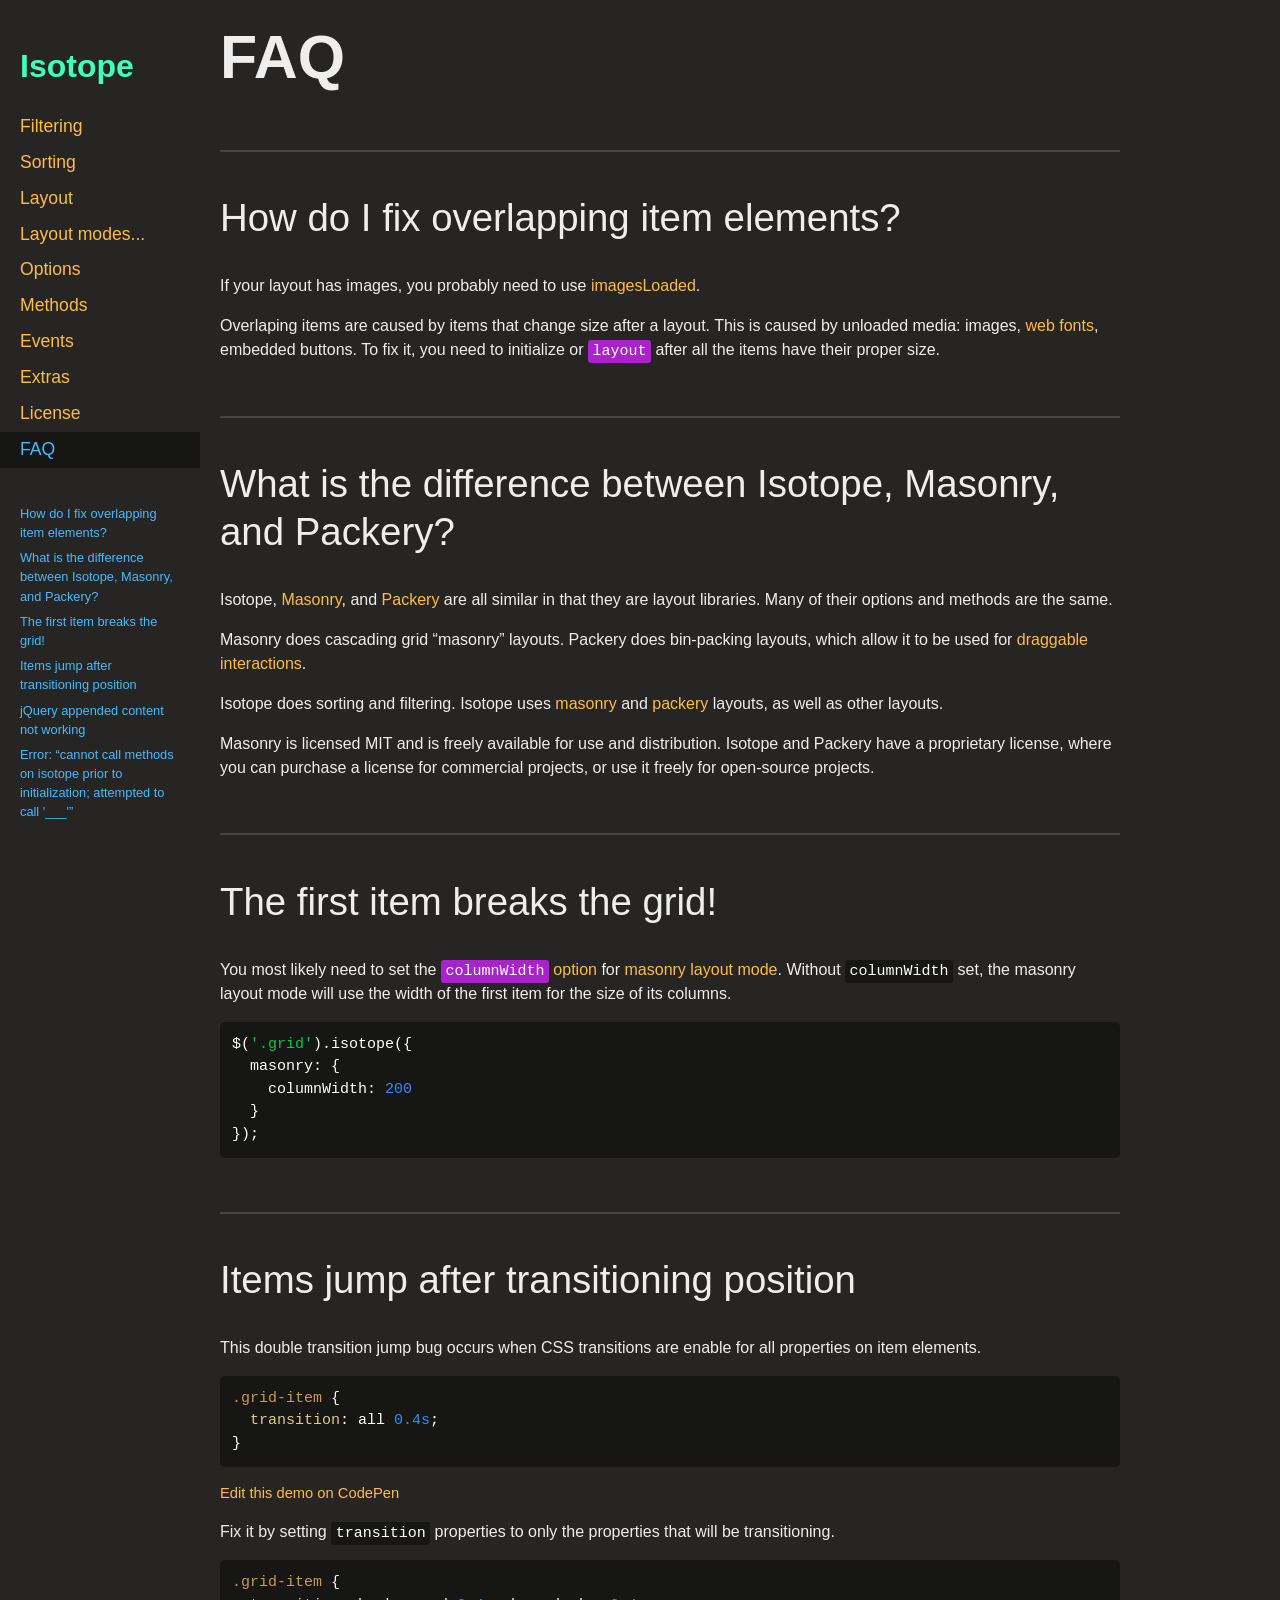
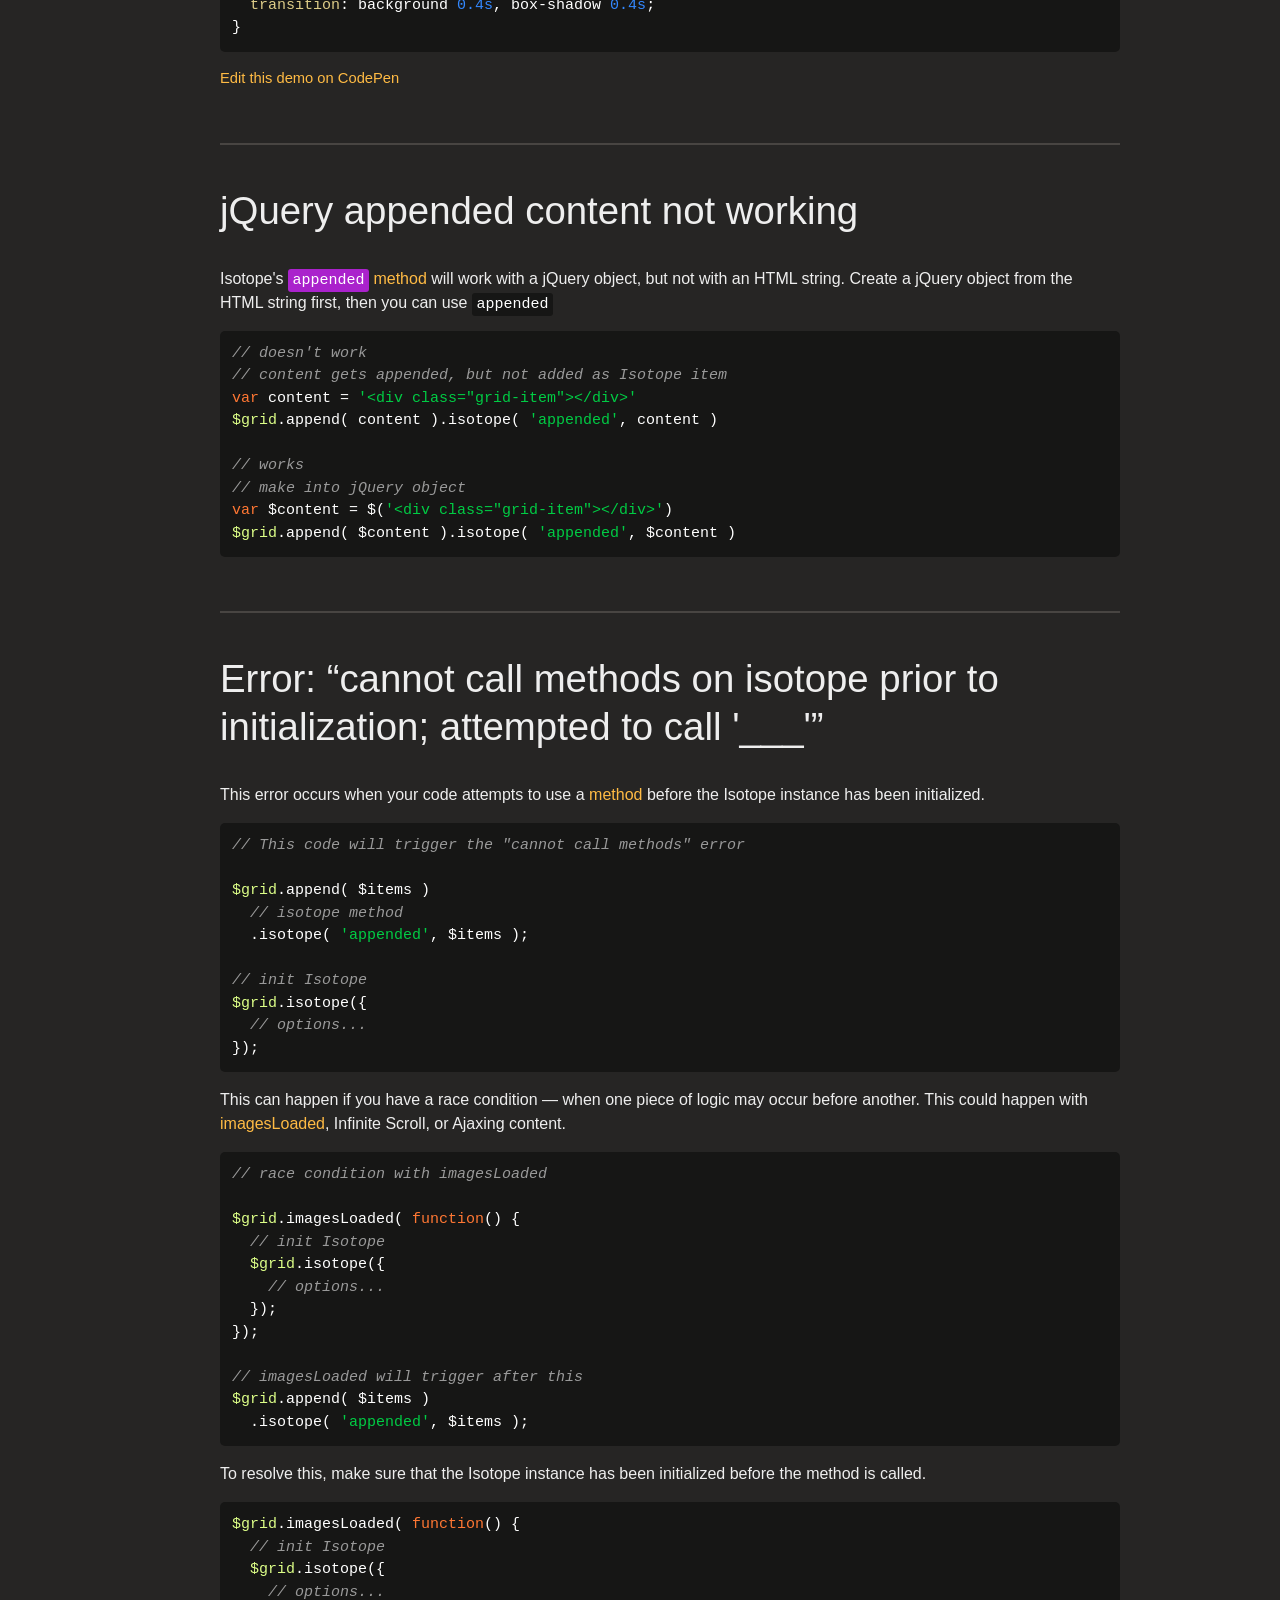
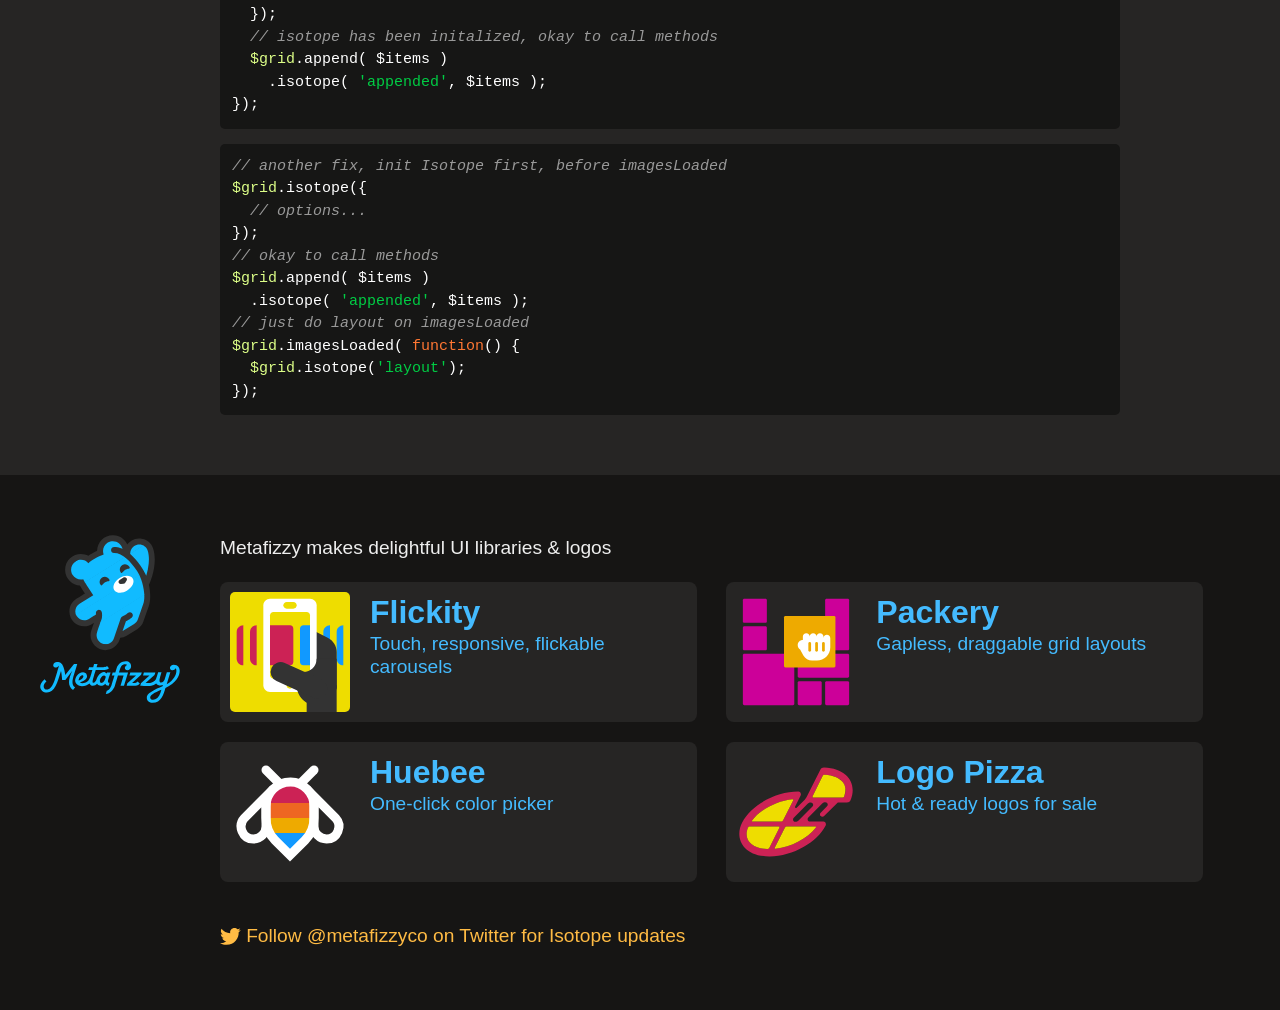
<file: assets/isotope-docs/faq.html>
<!doctype html>
<html class="export" lang="en">
<head>
  <meta charset="utf-8">
  <meta http-equiv="x-ua-compatible" content="ie=edge">
  <meta name="viewport" content="width=device-width">
  <meta name="description" content="filter &amp; sort magical layouts">

  <title>Isotope &#xB7; FAQ</title>

    <!-- Isotope does not require any CSS files -->
    <link rel="stylesheet" href="css/isotope-docs.css?3" media="screen">

  <meta name="twitter:card" content="summary">
  <meta name="twitter:site" content="@metafizzyco">
  <meta name="twitter:url" content="http://isotope.metafizzy.co/.html">
  <meta name="twitter:title" content="Isotope FAQ">
  <meta name="twitter:description" content="filter &amp; sort magical layouts">

</head>
<body class="page--faq">

  <div class="nav">
    <h1 class="nav__title"><a href=".">Isotope</a></h1>
  
    <ol class="site-nav">
      <li class="site-nav__item site-nav__item--filtering">
        <a class="site-nav__item__link" href="filtering.html">Filtering</a></li>
      <li class="site-nav__item site-nav__item--sorting">
        <a class="site-nav__item__link" href="sorting.html">Sorting</a></li>
      <li class="site-nav__item site-nav__item--layout ">
        <a class="site-nav__item__link" href="layout.html">Layout</a>
      </li>
      <li class="site-nav__item site-nav__item--layout-modes sub-nav-parent">
        <a class="site-nav__item__link" href="layout-modes.html">Layout modes</a>
        <ul class="sub-nav">
            <li class="sub-nav__item sub-nav__item--masonry">
              <a class="sub-nav__item__link" href="layout-modes/masonry.html">masonry</a></li>
            <li class="sub-nav__item sub-nav__item--fitrows">
              <a class="sub-nav__item__link" href="layout-modes/fitrows.html">fitRows</a></li>
            <li class="sub-nav__item sub-nav__item--vertical">
              <a class="sub-nav__item__link" href="layout-modes/vertical.html">vertical</a></li>
            <li class="sub-nav__item sub-nav__item--packery">
              <a class="sub-nav__item__link" href="layout-modes/packery.html">packery</a></li>
            <li class="sub-nav__item sub-nav__item--cellsbyrow">
              <a class="sub-nav__item__link" href="layout-modes/cellsbyrow.html">cellsByRow</a></li>
            <li class="sub-nav__item sub-nav__item--masonryhorizontal">
              <a class="sub-nav__item__link" href="layout-modes/masonryhorizontal.html">masonryHorizontal</a></li>
            <li class="sub-nav__item sub-nav__item--fitcolumns">
              <a class="sub-nav__item__link" href="layout-modes/fitcolumns.html">fitColumns</a></li>
            <li class="sub-nav__item sub-nav__item--cellsbycolumn">
              <a class="sub-nav__item__link" href="layout-modes/cellsbycolumn.html">cellsByColumn</a></li>
            <li class="sub-nav__item sub-nav__item--horiz">
              <a class="sub-nav__item__link" href="layout-modes/horiz.html">horiz</a></li>
        </ul>
      </li>
      <li class="site-nav__item site-nav__item--options">
        <a class="site-nav__item__link" href="options.html">Options</a></li>
      <li class="site-nav__item site-nav__item--methods">
        <a class="site-nav__item__link" href="methods.html">Methods</a></li>
      <li class="site-nav__item site-nav__item--events">
        <a class="site-nav__item__link" href="events.html">Events</a></li>
      <li class="site-nav__item site-nav__item--extras">
        <a class="site-nav__item__link" href="extras.html">Extras</a></li>
      <li class="site-nav__item site-nav__item--license">
        <a class="site-nav__item__link" href="license.html">License</a></li>
      <li class="site-nav__item site-nav__item--faq">
        <a class="site-nav__item__link" href="faq.html">FAQ</a></li>
    </ol>
  
    <ul class="page-nav" data-js="page-nav">
<li class="page-nav__item page-nav__item--h2"><a href="#how-do-i-fix-overlapping-item-elements">How do I fix overlapping item elements?</a></li>
<li class="page-nav__item page-nav__item--h2"><a href="#what-is-the-difference-between-isotope-masonry-and-packery">What is the difference between Isotope, Masonry, and Packery?</a></li>
<li class="page-nav__item page-nav__item--h2"><a href="#the-first-item-breaks-the-grid">The first item breaks the grid!</a></li>
<li class="page-nav__item page-nav__item--h2"><a href="#items-jump-after-transitioning-position">Items jump after transitioning position</a></li>
<li class="page-nav__item page-nav__item--h2"><a href="#jquery-appended-content-not-working">jQuery appended content not working</a></li>
<li class="page-nav__item page-nav__item--h2"><a href="#error-cannot-call-methods-on-isotope-prior-to-initialization-attempted-to-call-___">Error: &#x201C;cannot call methods on isotope prior to initialization; attempted to call &apos;___&apos;&#x201D;</a></li>
</ul>
  </div>


  <div id="content" class="main">
    <div class="container">
        <h1>FAQ</h1>



  <h2 id="how-do-i-fix-overlapping-item-elements">How do I fix overlapping item elements?</h2>

  <p>If your layout has images, you probably need to use <a href="layout.html#imagesloaded">imagesLoaded</a>.</p>

  <p>Overlaping items are caused by items that change size after a layout. This is caused by unloaded media: images, <a href="extras.html#web-fonts">web fonts</a>, embedded buttons. To fix it, you need to initialize or <a href="methods.html#layout"><code>layout</code></a> after all the items have their proper size.</p>


  <h2 id="what-is-the-difference-between-isotope-masonry-and-packery">What is the difference between Isotope, Masonry, and Packery?</h2>

  <p>Isotope, <a href="http://masonry.desandro.com">Masonry</a>, and <a href="http://packery.metafizzy.co">Packery</a> are all similar in that they are layout libraries. Many of their options and methods are the same.</p>

  <p>Masonry does cascading grid &#x201C;masonry&#x201D; layouts. Packery does bin-packing layouts, which allow it to be used for <a href="http://packery.metafizzy.co/draggable.html">draggable interactions</a>.</p>

  <p>Isotope does sorting and filtering. Isotope uses <a href="layout-modes/masonry.html">masonry</a> and <a href="layout-modes/packery.html">packery</a> layouts, as well as other layouts. </p>

  <p>Masonry is licensed MIT and is freely available for use and distribution. Isotope and Packery have a proprietary license, where you can purchase a license for commercial projects, or use it freely for open-source projects.</p>


<h2 id="the-first-item-breaks-the-grid">The first item breaks the grid!</h2>

<p>You most likely need to set the <a href="layout-modes/masonry.html#columnwidth"><code>columnWidth</code> option</a> for <a href="layout-modes/masonry.html">masonry layout mode</a>. Without <code>columnWidth</code> set, the masonry layout mode will use the width of the first item for the size of its columns.</p>

<pre><code class="js">$(<span class="string">&apos;.grid&apos;</span>).isotope({
  <span class="attr">masonry</span>: {
    <span class="attr">columnWidth</span>: <span class="number">200</span>
  }
});
</code></pre>


<h2 id="items-jump-after-transitioning-position">Items jump after transitioning position</h2>

<p>This double transition jump bug occurs when CSS transitions are enable for all properties on item elements.</p>

<pre><code class="css"><span class="selector-class">.grid-item</span> {
  <span class="attribute">transition</span>: all <span class="number">0.4s</span>;
}
</code></pre>

<p class="edit-demo">
    <a href="http://codepen.io/desandro/pen/NxoRxp">Edit this demo on CodePen</a>
</p>

<p>Fix it by setting <code>transition</code> properties to only the properties that will be transitioning.</p>

<pre><code class="css"><span class="selector-class">.grid-item</span> {
  <span class="attribute">transition</span>: background <span class="number">0.4s</span>, box-shadow <span class="number">0.4s</span>;
}
</code></pre>

<p class="edit-demo">
    <a href="http://codepen.io/desandro/pen/qbgaRG">Edit this demo on CodePen</a>
</p>


<h2 id="jquery-appended-content-not-working">jQuery appended content not working</h2>

<p>Isotope&apos;s <a href="methods.html#appended"><code>appended</code> method</a> will work with a jQuery object, but not with an HTML string. Create a jQuery object from the HTML string first, then you can use <code>appended</code></p>

<pre><code class="js"><span class="comment">// doesn&apos;t work</span>
<span class="comment">// content gets appended, but not added as Isotope item</span>
<span class="keyword">var</span> content = <span class="string">&apos;&lt;div class=&quot;grid-item&quot;&gt;&lt;/div&gt;&apos;</span>
<span class="jquery_var">$grid</span>.append( content ).isotope( <span class="string">&apos;appended&apos;</span>, content )

<span class="comment">// works</span>
<span class="comment">// make into jQuery object</span>
<span class="keyword">var</span> $content = $(<span class="string">&apos;&lt;div class=&quot;grid-item&quot;&gt;&lt;/div&gt;&apos;</span>)
<span class="jquery_var">$grid</span>.append( $content ).isotope( <span class="string">&apos;appended&apos;</span>, $content )
</code></pre>


<h2 id="error-cannot-call-methods-on-isotope-prior-to-initialization-attempted-to-call-___">Error: &#x201C;cannot call methods on isotope prior to initialization; attempted to call &apos;___&apos;&#x201D;</h2>

<p>This error occurs when your code attempts to use a <a href="methods.html">method</a> before the Isotope instance has been initialized.</p>

<pre><code class="js"><span class="comment">// This code will trigger the &quot;cannot call methods&quot; error</span>

<span class="jquery_var">$grid</span>.append( $items )
  <span class="comment">// isotope method</span>
  .isotope( <span class="string">&apos;appended&apos;</span>, $items );

<span class="comment">// init Isotope</span>
<span class="jquery_var">$grid</span>.isotope({
  <span class="comment">// options...</span>
});
</code></pre>

<p>This can happen if you have a race condition &#x2014; when one piece of logic may occur before another. This could happen with <a href="layout.html#imagesloaded">imagesLoaded</a>, Infinite Scroll, or Ajaxing content.</p>

<pre><code class="js"><span class="comment">// race condition with imagesLoaded</span>

<span class="jquery_var">$grid</span>.imagesLoaded( <span class="function"><span class="keyword">function</span>(<span class="params"></span>) </span>{
  <span class="comment">// init Isotope</span>
  <span class="jquery_var">$grid</span>.isotope({
    <span class="comment">// options...</span>
  });
});

<span class="comment">// imagesLoaded will trigger after this</span>
<span class="jquery_var">$grid</span>.append( $items )
  .isotope( <span class="string">&apos;appended&apos;</span>, $items );
</code></pre>

<p>To resolve this, make sure that the Isotope instance has been initialized before the method is called.</p>

<pre><code class="js"><span class="jquery_var">$grid</span>.imagesLoaded( <span class="function"><span class="keyword">function</span>(<span class="params"></span>) </span>{
  <span class="comment">// init Isotope</span>
  <span class="jquery_var">$grid</span>.isotope({
    <span class="comment">// options...</span>
  });
  <span class="comment">// isotope has been initalized, okay to call methods</span>
  <span class="jquery_var">$grid</span>.append( $items )
    .isotope( <span class="string">&apos;appended&apos;</span>, $items );
});
</code></pre>

<pre><code class="js"><span class="comment">// another fix, init Isotope first, before imagesLoaded</span>
<span class="jquery_var">$grid</span>.isotope({
  <span class="comment">// options...</span>
});
<span class="comment">// okay to call methods</span>
<span class="jquery_var">$grid</span>.append( $items )
  .isotope( <span class="string">&apos;appended&apos;</span>, $items );
<span class="comment">// just do layout on imagesLoaded</span>
<span class="jquery_var">$grid</span>.imagesLoaded( <span class="function"><span class="keyword">function</span>(<span class="params"></span>) </span>{
  <span class="jquery_var">$grid</span>.isotope(<span class="string">&apos;layout&apos;</span>);
});
</code></pre>

    </div>
  </div>

  <footer class="site-footer">
  
    <div class="container">
  
      <p class="site-footer__copy">Metafizzy makes delightful UI libraries &amp; logos</p>
  
      <div class="showcase">
      
        <ul class="showcase-item-list">
      
            <li class="showcase-item">
              <a class="showcase-item__link" href="http://flickity.metafizzy.co">
                <div class="showcase-item__image">
                    <svg class="flickity-illo" xmlns="http://www.w3.org/2000/svg" viewbox="0 0 360 360" width="100" height="100">
                      <path class="flickity-illo__color1" fill="#19F" d="M300 220L300 220c-11 0-20-9-20-20v-80c0-11 9-20 20-20h0V220z"/>
                      <path class="flickity-illo__color1" fill="#19F" d="M340 220L340 220c-11 0-20-9-20-20v-80c0-11 9-20 20-20h0V220z"/>
                      <path class="flickity-illo__color2" fill="#333" d="M320 290V180c0-18-10-35-27-43L240 110v180H320z"/>
                      <path class="flickity-illo__color3" fill="white" d="M240 300H120c-11 0-20-9-20-20V40c0-11 9-20 20-20h120c11 0 20 9 20 20v240C260 291 251 300 240 300z"/>
                      <path class="flickity-illo__color4" fill="#ED0" d="M230 260H130c-6 0-10-5-10-10V70c0-6 5-10 10-10h100c6 0 10 5 10 10v180 C240 256 236 260 230 260z"/>
                      <path class="flickity-illo__color2" fill="#333" d="M260 200h60v81c0 32-26 59-59 59h0c-34 0-61-27-61-61V240h20 C242 240 260 222 260 200L260 200z"/>
                      <path class="flickity-illo__color5" fill="#C25" d="M180 220h-60V100h60c6 0 10 5 10 10v100C190 216 186 220 180 220z"/>
                      <path class="flickity-illo__color1" fill="#19F" d="M240 220h-20c-6 0-10-5-10-10V110c0-6 5-10 10-10h20V220z"/>
                      <rect class="flickity-illo__color2" fill="#333" x="230" y="280" width="90" height="80"/>
                      <circle class="flickity-illo__color4" fill="#ED0" cx="180" cy="280" r="10"/>
                      <line class="flickity-illo__thumb" stroke="#333" stroke-width="60" stroke-linecap="round" x1="262" y1="290" x2="152" y2="240"/>
                      <path class="flickity-illo__color4" fill="#ED0" d="M190 50h-20c-6 0-10-5-10-10v0c0-6 5-10 10-10h20c6 0 10 5 10 10v0C200 46 196 50 190 50z"/>
                      <path class="flickity-illo__color5" fill="#C25" d="M80 220L80 220c-11 0-20-9-20-20v-80c0-11 9-20 20-20h0V220z"/>
                      <path class="flickity-illo__color5" fill="#C25" d="M40 220L40 220c-11 0-20-9-20-20v-80c0-11 9-20 20-20h0V220z"/>
                    </svg>
                </div>
                <div class="showcase-item__text">
                  <h3 class="showcase-item__title">Flickity</h3>
                  <p class="showcase-item__description">Touch, responsive, flickable carousels</p>
                </div>
              </a>
            </li>
      
            <li class="showcase-item">
              <a class="showcase-item__link" href="http://packery.metafizzy.co">
                <div class="showcase-item__image">
                    <svg class="packery-illo" xmlns="http://www.w3.org/2000/svg" viewbox="0 0 700 700" width="100" height="100">
                      <path class="packery-illo__item" fill="#C09" d="M172 180H48c-4 0-8-4-8-8V48c0-4 4-8 8-8h124c4 0 8 4 8 8v124C180 176 176 180 172 180z"/>
                      <path class="packery-illo__item" fill="#C09" d="M172 340H48c-4 0-8-4-8-8V208c0-4 4-8 8-8h124c4 0 8 4 8 8v124C180 336 176 340 172 340z"/>
                      <path class="packery-illo__item" fill="#C09" d="M492 660H368c-4 0-8-4-8-8V528c0-4 4-8 8-8h124c4 0 8 4 8 8v124C500 656 496 660 492 660z"/>
                      <path class="packery-illo__item" fill="#C09" d="M652 660H528c-4 0-8-4-8-8V528c0-4 4-8 8-8h124c4 0 8 4 8 8v124C660 656 656 660 652 660z"/>
                      <path class="packery-illo__item" fill="#C09" d="M652 500H368c-4 0-8-4-8-8V368c0-4 4-8 8-8h284c4 0 8 4 8 8v124C660 496 656 500 652 500z"/>
                      <path class="packery-illo__item" fill="#C09" d="M332 660H48c-4 0-8-4-8-8V368c0-4 4-8 8-8h284c4 0 8 4 8 8v284C340 656 336 660 332 660z"/>
                      <path class="packery-illo__item" fill="#C09" d="M652 340H528c-4 0-8-4-8-8V48c0-4 4-8 8-8h124c4 0 8 4 8 8v284C660 336 656 340 652 340z"/>
                      <path class="packery-illo__draggie" fill="#EA0" d="M572 440H288c-4 0-8-4-8-8V148c0-4 4-8 8-8h284c4 0 8 4 8 8v284C580 436 576 440 572 440z"/>
                      <g>
                        <path class="packery-illo__hand" fill="white" d="M530 250c-11 0-20 9-20 20v-10c0-11-9-20-20-20s-20 9-20 20c0-11-9-20-20-20s-20 9-20 20c0-11-9-20-20-20
                          s-20 9-20 20v20c-17 0-30 13-30 30c0 11 6 20 14 25l19 35c10 18 30 30 51 30h28
                          c43 0 78-35 78-78V270C550 259 541 250 530 250z"/>
                        <line class="packery-illo__hand-line" stroke="#EA0" fill="none" stroke-width="16" stroke-linecap="round" x1="430" y1="300" x2="430" y2="340"/>
                        <line class="packery-illo__hand-line" stroke="#EA0" fill="none" stroke-width="16" stroke-linecap="round" x1="470" y1="300" x2="470" y2="340"/>
                        <line class="packery-illo__hand-line" stroke="#EA0" fill="none" stroke-width="16" stroke-linecap="round" x1="510" y1="300" x2="510" y2="340"/>
                      </g>
                    </svg>
                </div>
                <div class="showcase-item__text">
                  <h3 class="showcase-item__title">Packery</h3>
                  <p class="showcase-item__description">Gapless, draggable grid layouts</p>
                </div>
              </a>
            </li>
      
            <li class="showcase-item">
              <a class="showcase-item__link" href="http://huebee.buzz">
                <div class="showcase-item__image">
                    <svg class="huebee-illo" xmlns="http://www.w3.org/2000/svg" viewbox="0 0 200 200" width="100" height="100">
                      <polygon class="huebee-illo__stripe4" fill="#19F" points="100,170 65,135 135,135 "/>
                      <rect class="huebee-illo__stripe3" fill="#EA0" x="65" y="110" width="70" height="25"/>
                      <rect class="huebee-illo__stripe2" fill="#E62" x="65" y="85" width="70" height="25"/>
                      <polygon class="huebee-illo__stripe1" fill="#C25" points="135,85 65,85 65,70 80,55 120,55 135,70 "/>
                      <path class="huebee-illo__line" stroke="#333" fill="none" stroke-width="15" d="M140 90c0-22-18-40-39-40C78 50 60 68 60 91V110c0 14 5 27 15 37
                        l25 25l25-25c10-10 15-23 15-37V90z"/>
                      <path class="huebee-illo__line" stroke="#333" fill="none" stroke-width="15" d="M60 74v50c0 11-9 21-21 21h0c-18 0-27-22-15-35L60 74z"/>
                      <path class="huebee-illo__line" stroke="#333" fill="none" stroke-width="15" d="M140 74v50c0 11 9 21 21 21h0c18 0 27-22 15-35L140 74z"/>
                      <line class="huebee-illo__line huebee-illo__antenna" stroke="#333" fill="none" stroke-width="15" stroke-linecap="round" x1="60" y1="30" x2="80" y2="50"/>
                      <line class="huebee-illo__line huebee-illo__antenna" stroke="#333" fill="none" stroke-width="15" stroke-linecap="round" x1="140" y1="30" x2="120" y2="50"/>
                    </svg>
                </div>
                <div class="showcase-item__text">
                  <h3 class="showcase-item__title">Huebee</h3>
                  <p class="showcase-item__description">One-click color picker</p>
                </div>
              </a>
            </li>
      
            <li class="showcase-item">
              <a class="showcase-item__link" href="http://logo.pizza">
                <div class="showcase-item__image">
                    <svg class="logo-pizza-illo" xmlns="http://www.w3.org/2000/svg" viewbox="0 0 700 700" width="100" height="100">
                      <path class="logo-pizza-illo__outline" fill="#C25" d="M513 91c-9-0-17 5-21 12l-80 160c-3 5-6 10-11 15l-47 47
                        c-5 5-12-1-9-7l32-64c5-11-2-23-14-23h-0c-121 0-268 70-327 180
                        C-9 497 35 609 196 609c138 0 279-85 327-180v0c5-11-2-23-14-23h-77c-13 0-19-15-10-24
                        l81-81c5-5 11-8 18-8l0 0c13 0 19 15 10 24L494 354c-6 6-6 14 0 20c3 3 6 4 10 4
                        c4 0 7-1 10-4l80-80h53c9 0 17-5 21-13C707 190 656 97 513 91z M334 281l-59 117
                        c-2 5-7 8-13 8H97c-4 0-6-4-3-7c49-64 143-114 236-124C333 275 335 278 334 281z
                         M70 441c2-4 6-7 10-7h168c4 0 7 4 5 8l-59 118c-2 4-6 6-11 6
                        C106 565 38 521 70 441z M466 441c-49 64-143 114-236 124c-3 0-6-3-4-6l59-117
                        c2-5 7-8 13-8h166C466 434 468 438 466 441z M446 318l-81 81c-5 5-11 8-18 8l0 0
                        c-13 0-19-15-10-24l81-81c5-5 11-8 18-8l0 0C449 294 455 309 446 318z M447 258L506 139
                        c2-4 6-7 11-6c101 7 140 60 114 126c-2 4-6 7-10 7H452C448 266 445 262 447 258z"/>
                      <path class="logo-pizza-illo__slice" fill="#ED0" d="M334 281l-59 117c-2 5-7 8-13 8H97c-4 0-6-4-3-7
                        c49-64 143-114 236-124C333 275 335 278 334 281z"/>
                      <path class="logo-pizza-illo__slice" fill="#ED0" d="M70 441c2-4 6-7 10-7h168c4 0 7 4 5 8l-59 118c-2 4-6 6-11 6
                        C106 565 38 521 70 441z"/>
                      <path class="logo-pizza-illo__slice" fill="#ED0" d="M466 441c-49 64-143 114-236 124c-3 0-6-3-4-6l59-117
                        c2-5 7-8 13-8h166C466 434 468 438 466 441z"/>
                      <path class="logo-pizza-illo__slice" fill="#ED0" d="M447 258L506 139c2-4 6-7 11-6c101 7 140 60 114 126c-2 4-6 7-10 7H452
                        C448 266 445 262 447 258z"/>
                    </svg>
                </div>
                <div class="showcase-item__text">
                  <h3 class="showcase-item__title">Logo Pizza</h3>
                  <p class="showcase-item__description">Hot &amp; ready logos for sale</p>
                </div>
              </a>
            </li>
      
        </ul> 
      
      </div>
  
      <p class="site-footer__copy">
        <a href="https://twitter.com/metafizzyco">
          <svg class="twitter-logo" xmlns="http://www.w3.org/2000/svg" viewbox="0 0 512 512" width="30" height="30">
            <path d="M512 97c-19 8-39 14-60 16 22-13 38-34 46-58-20 12-43 21-67 25-19-19-46-32-77-32-58 0-117 52-102 129-87-4-165-46-216-110-24 40-19 107 32 140-17 0-33-5-48-13v1c0 51 36 93 84 103-15 4-34 5-47 2 13 42 52 72 98 73-47 36-96 49-155 44 46 30 102 47 161 47 197 0 306-168 299-312 20-15 38-34 52-55z"/>
          </svg>
          Follow @metafizzyco on Twitter for Isotope updates
        </a>
      </p>
  
      <div class="metafizzy-brand">
        <a class="metafizzy-brand__link" href="http://metafizzy.co">
          <svg class="metafizzy-logo" xmlns="http://www.w3.org/2000/svg" viewbox="0 0 780 1000" width="78" height="100">
            <path class="metafizzy-logo__outline" fill="#333" d="M642 31c-49 0-85 29-102 51C528 55 490 2 415 2
              c-76 0-134 59-137 135c-18 7-62 34-75 43c-20-10-42-16-65-16h0c-68 0-137 53-137 139
              c0 78 67 133 128 135c11 19 26 42 44 69c1-1-74 46-74 46c-29 19-61 53-61 110
              c0 75 62 128 129 128c24 0 48-7 68-20l16-10l-23 66C199 917 267 998 350 998
              c54 0 104-35 122-87l7-20c19-2 37-8 55-18l92-57c25-16 45-39 54-68l46-131
              c19-54 14-125 1-185c8-16 51-112 51-220C779 58 695 31 642 31z"/>
            <clippath id="metafizzy-logo__body">
              <path d="M566 164c-2-34 19-67 54-78c41-13 84 9 97 50c21 67 7 146-13 218
                C688 310 631 222 566 164z M626 314C567 227 500 155 424 156c-14 0-25-13-25-27
                c1-14 13-25 27-25c42 1 71 15 73 16l0 0C489 70 426 33 371 66c-36 22-50 65-36 103
                c-37 11-108 52-132 75c-27-31-73-39-109-17c-41 25-53 78-29 118c20 32 58 47 93 39
                c15 30 44 74 87 138l-119 74c-36 23-48 71-25 107c25 39 74 45 107 25
                c23-14 61-38 61-38c-0-4-1-7-1-11c-2-14 7-27 21-30c14-2 27 7 30 21
                c5 29 1 52-3 62c0 0-22 61-38 111c-18 55 24 103 72 103c30 0 62-17 74-52l60-174
                c3-7 8-13 16-16c25-9 45-27 45-27c11-10 27-9 36 2c10 11 9 27-2 36
                c-1 1-22 20-51 33l-29 84l0 0c3-1 5-3 8-4l92-57c15-9 27-24 33-41l46-131
                C705 521 671 383 626 314z"/>
            </clippath>
            <g clip-path="url(#metafizzy-logo__body)">
              <polygon class="metafizzy-logo__stripe4" fill="#19F" points="1016 544 278 1018 174 837 911 373"/>
              <polygon class="metafizzy-logo__stripe3" fill="#EA0" points="822 435 174 843 85 695 822 232"/>
              <polygon class="metafizzy-logo__stripe2" fill="#E62" points="822 238 85 701 74 469 717 65"/>
              <polygon class="metafizzy-logo__stripe1" fill="#C25" points="717 70 -20 533 -20 299 612 -100"/>
            </g>
            <path class="metafizzy-logo__snout" fill="white" d="M474 373c-44 27-66 73-48 103c18 30 70 33 113 5
              c48-31 66-73 48-103C570 347 519 345 474 373z"/>
            <path class="metafizzy-logo__eyes-nose" fill="#333" d="M383 383c13 21-15 14-36 27s-28 41-40 20c-13-21-6-49 15-62
              C343 355 370 362 383 383z M497 260c-21 13-28 41-15 62c13 21 19-7 40-20s49-6 36-27
              S518 247 497 260z M467 416L467 416c4 6 11 10 18 9l22-2c6-1 12-4 15-9l12-19
              c4-6 4-14 0-20v0c-6-9-18-12-27-7l-34 21C464 395 461 407 467 416z"/>
          </svg>
          <svg class="metafizzy-wordmark" xmlns="http://www.w3.org/2000/svg" viewbox="0 0 1000 300" width="100" height="30">
            <path fill="#333" d="M491 121c3-9 13-39 13-39h-25c-1 2-2 5-3 8c-23-31-63 7-72 41
              c-4 10-12 25-23 25c-13 0 0-35 6-56c0 0 0-0 0-0c4-12 11-36 11-36s18 0 24 0
              c25 0 51 5 71-13l-14-15c-10 8-18 8-27 8c-13 0-48 0-48 0l7-23h-25L380 44h-29L345 65h29
              c-11 36-16 68-36 82c-14 10-38 17-53 7c19-8 51-21 51-45c0-13-8-29-28-29
              c-39 0-57 40-57 60c0 25 24 40 49 40c21 0 39-7 54-19c10 25 41 18 54 2
              c18 25 50 11 58-1c4 8 11 14 25 15l6-21C477 156 488 131 491 121z M301 102
              c9 0 10 7 8 12c-4 12-20 20-33 26C274 135 285 102 301 102z M443 156c-9 3-14-2-15-11
              c-3-19 25-60 42-33C464 139 454 152 443 156z M251 188l-15 19c-41-28-34-77-5-137
              l-50 65l-23-0c-1-18-4-52-8-64C126 150 105 225 49 225c-40 0-75-44-16-95l13 17
              c-33 28-19 57 2 57c46 0 62-87 87-169c0 0-1-1-1-1c-5 9-15 14-25 13
              c-11-1-17-11-14-21c3-10 14-18 25-18c15 0 23 1 34 12c14 13 23 50 26 80l63-79l23-0
              C243 104 211 166 251 188z M649 48c-2 6-11 18-25 18c-14 0-20-11-17-21c3-8 9-14 17-16
              c-8-9-28-7-38 2c-10 9-14 26-22 52h65l-29 94h-25l22-73h-40c0 0-14 48-22 72
              c-9 27-34 57-65 59l7-22c16-1 29-25 34-41c4-13 18-58 21-68c-6 0-13 0-19 0l6-21
              c5 0 12 0 19 0c4-12 7-24 11-36C558 21 583 1 613 1C641 1 656 22 649 48z M727 82h-82
              l-6 21h47l-62 56l-5 17c39 0 75 9 94-15l-16-14c-11 14-27 10-39 10l64-58L727 82z M998 70
              c0 38-27 89-102 123C883 238 866 299 804 299c-22 0-41-12-41-36c0-27 23-38 36-46
              c23-14 50-25 76-36c1-3 2-6 3-9c-16 6-38 3-48-12c-11 8-23 14-35 17
              c-22 5-57-0-79-0l5-18l61-55h-46l6-21h82l-6 17l-64 58c11 0 22 0 33-1
              c14-1 31-10 41-26c3-5 16-50 16-50l24 0c0 0-6 22-11 38c-4 13-8 35 8 35
              c12 0 23-13 26-23c3-10 15-50 15-50l25 0l-26 85c72-42 76-101 64-114c-5 9-15 16-26 14
              c-11-1-17-11-14-21c3-10 14-18 25-18C988 27 998 53 998 70z M867 206c-21 9-80 32-80 55
              c0 20 27 18 36 13C846 264 859 241 867 206z"/>
          </svg>
        </a>
      </div>
  
    </div>
  
  </footer>

<!-- Looking for isotope.js? Use isotope.pkgd.min.js -->
<!-- Isotope does NOT require jQuery. But it does make things easier -->
<script src="https://code.jquery.com/jquery-3.1.1.min.js"></script>
<script>window.jQuery || document.write('<script src="js/jquery.min.js"><\/script>')</script>

  <script src="js/isotope-docs.min.js?3"></script>


</body>
</html>
</file>
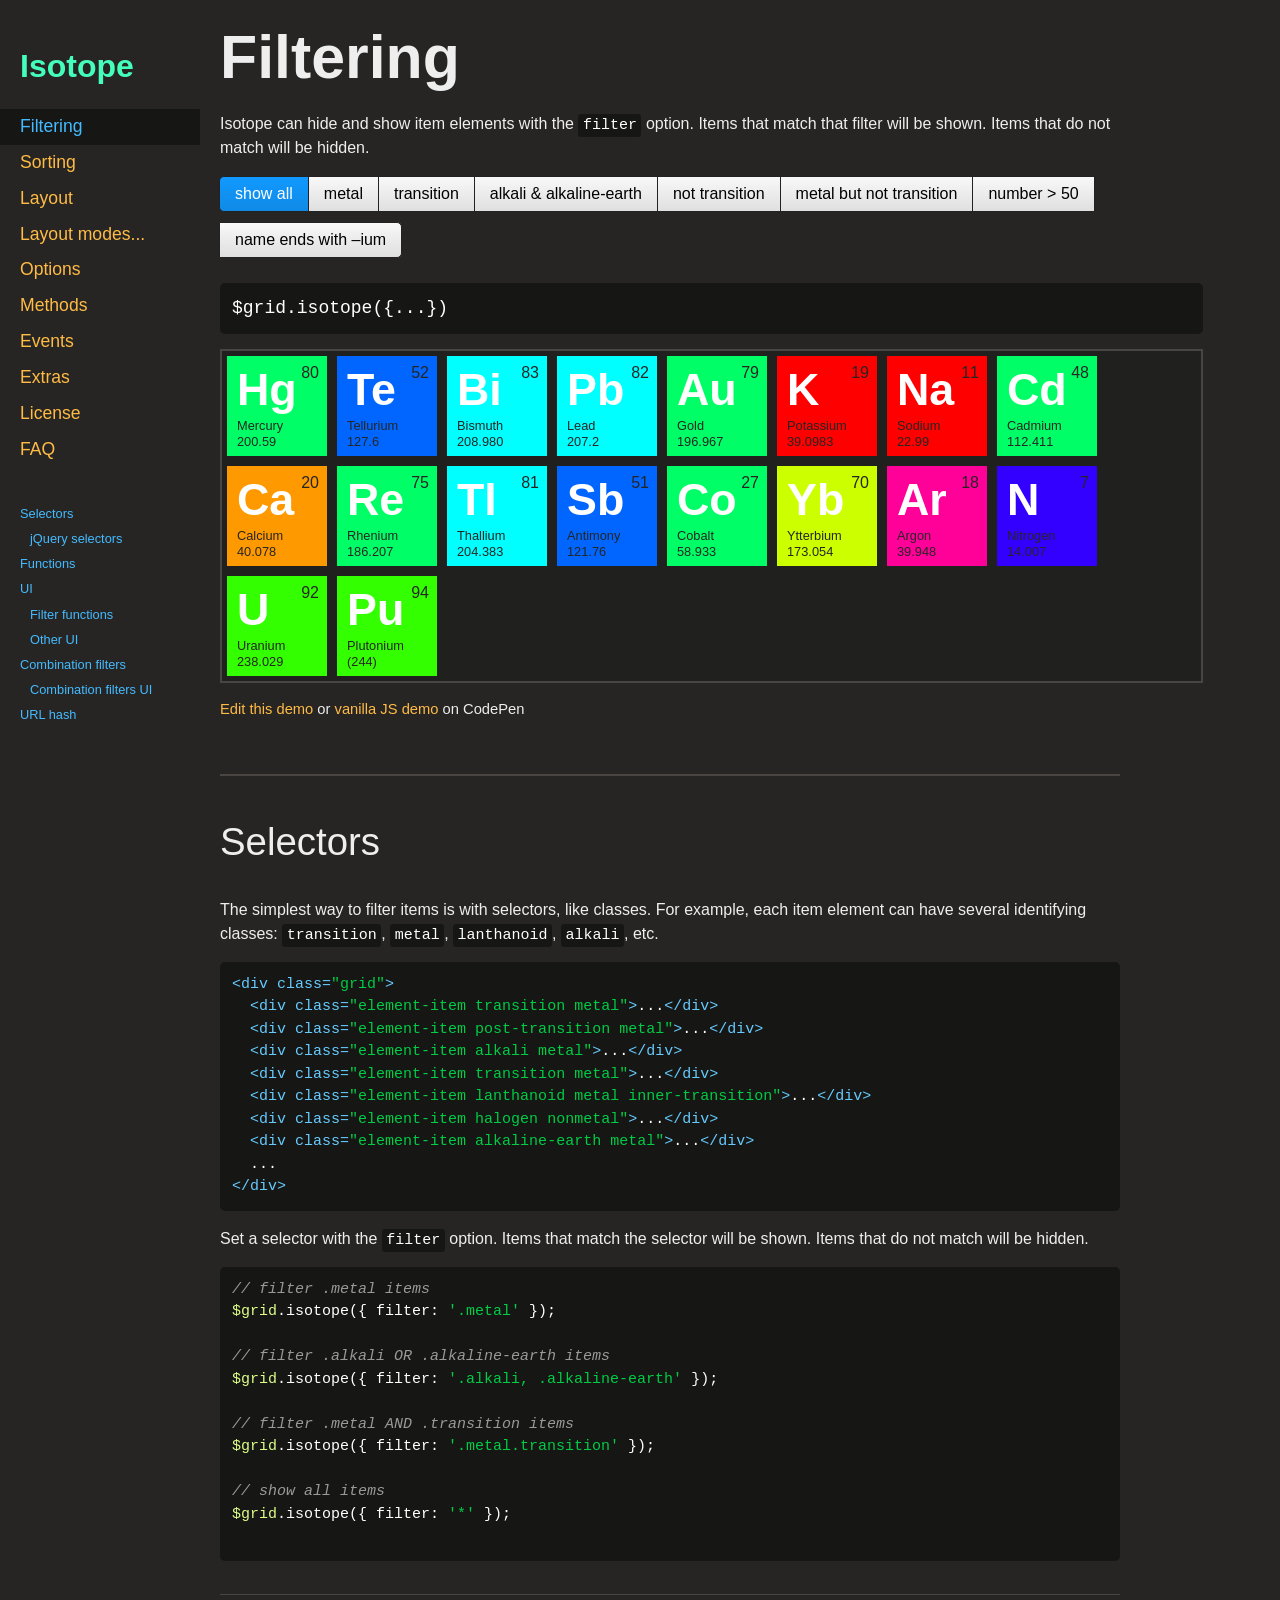
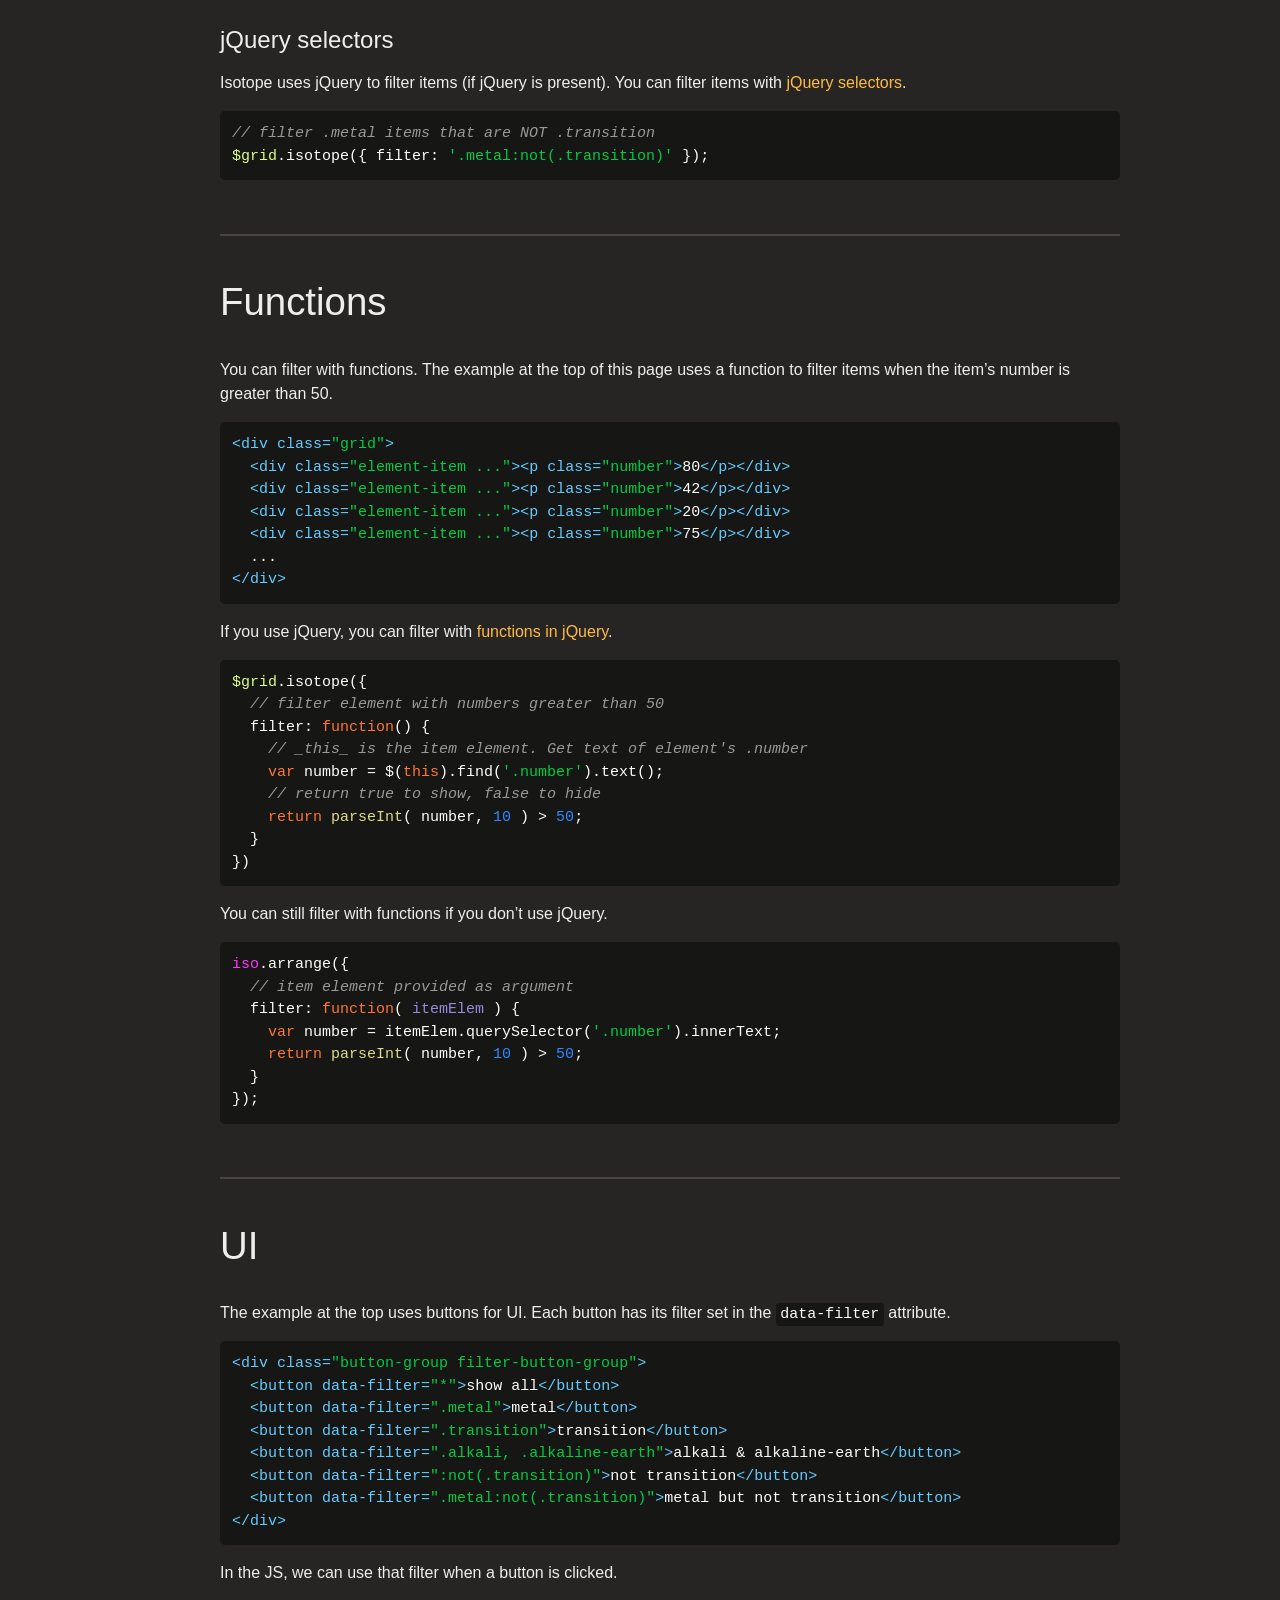
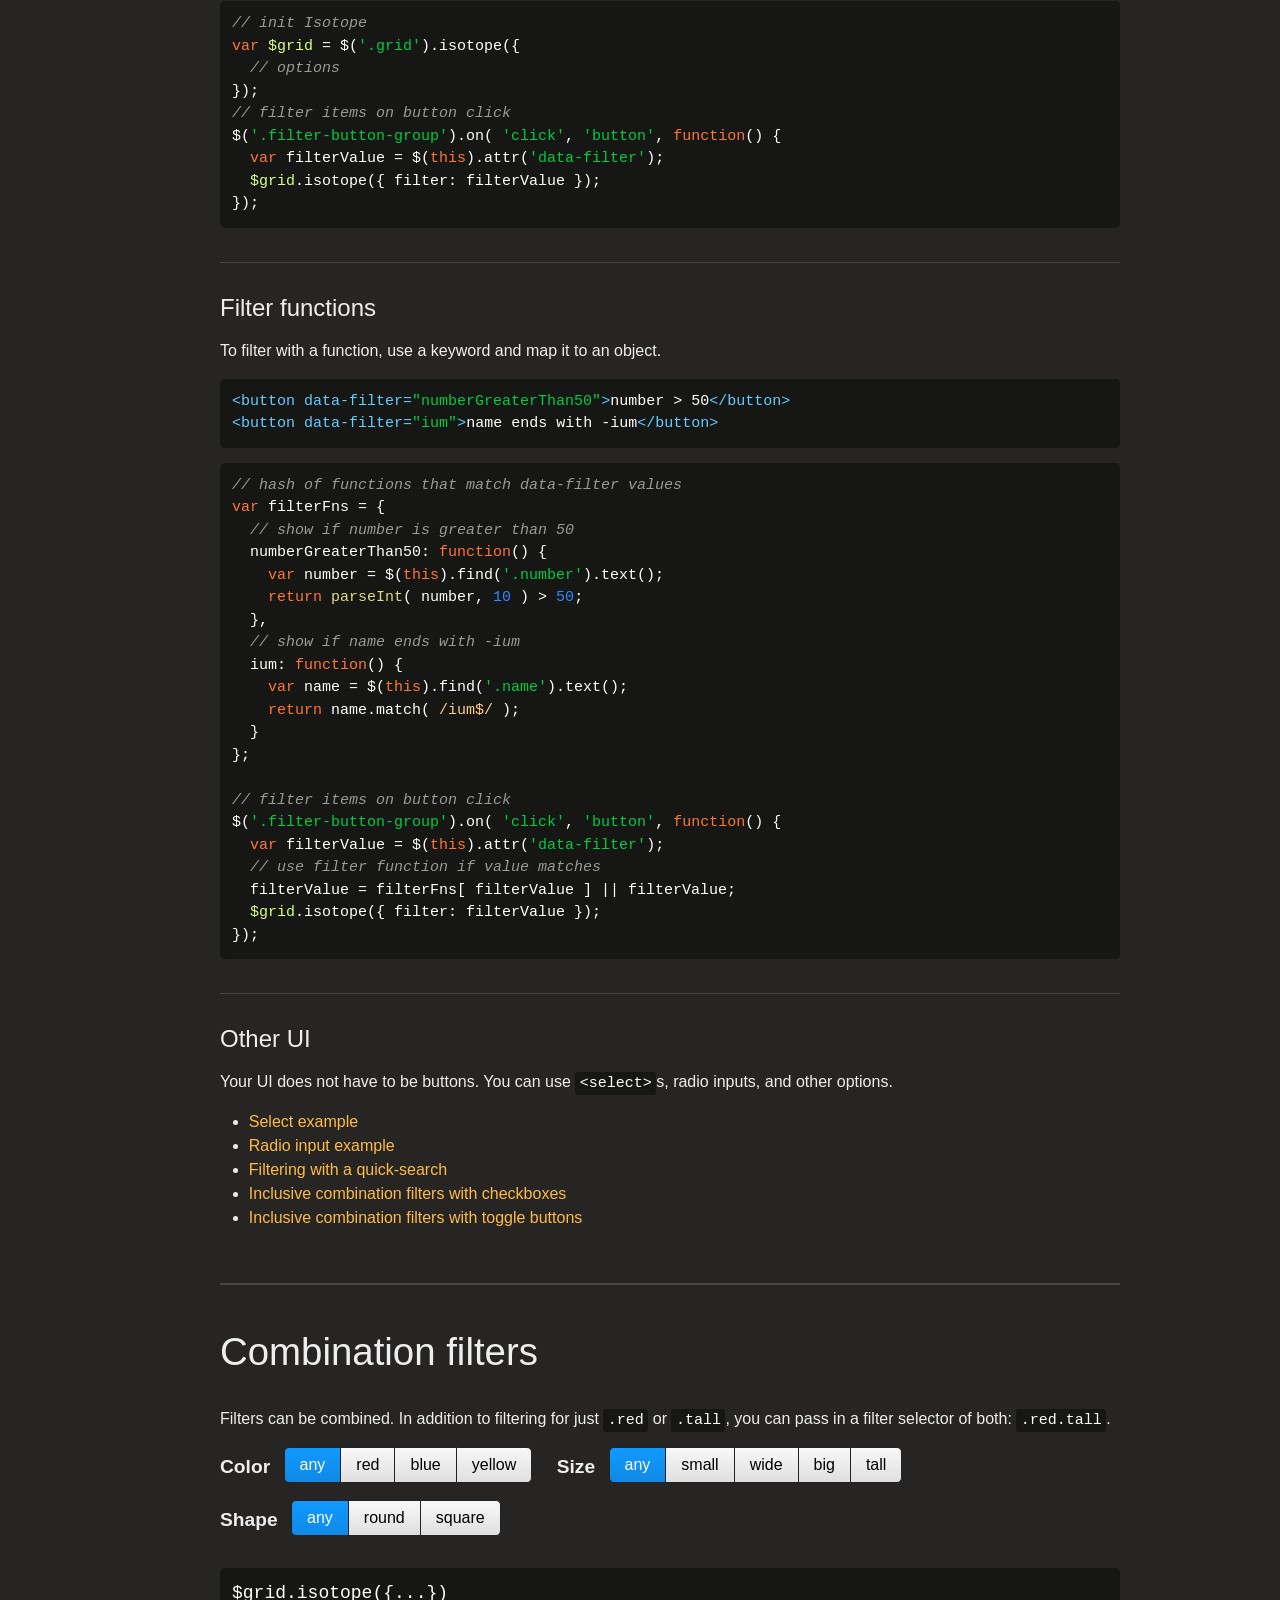
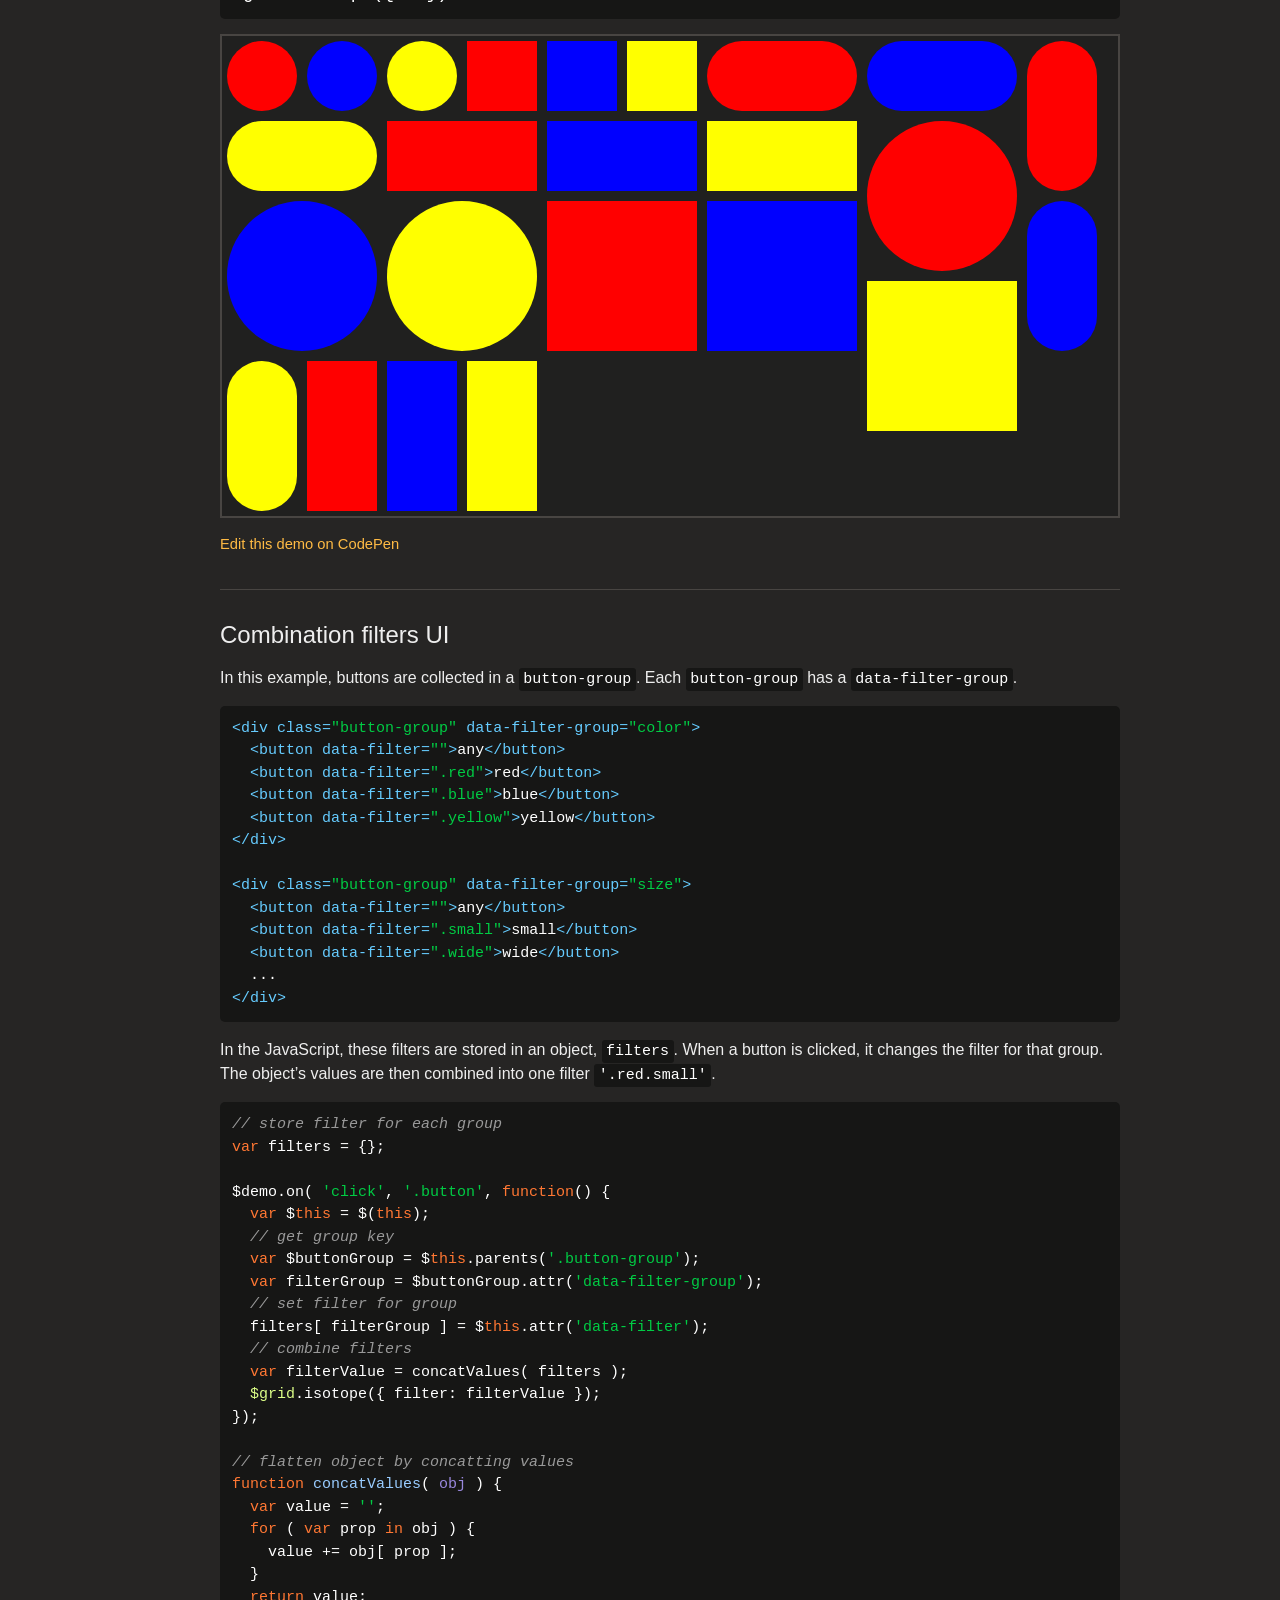
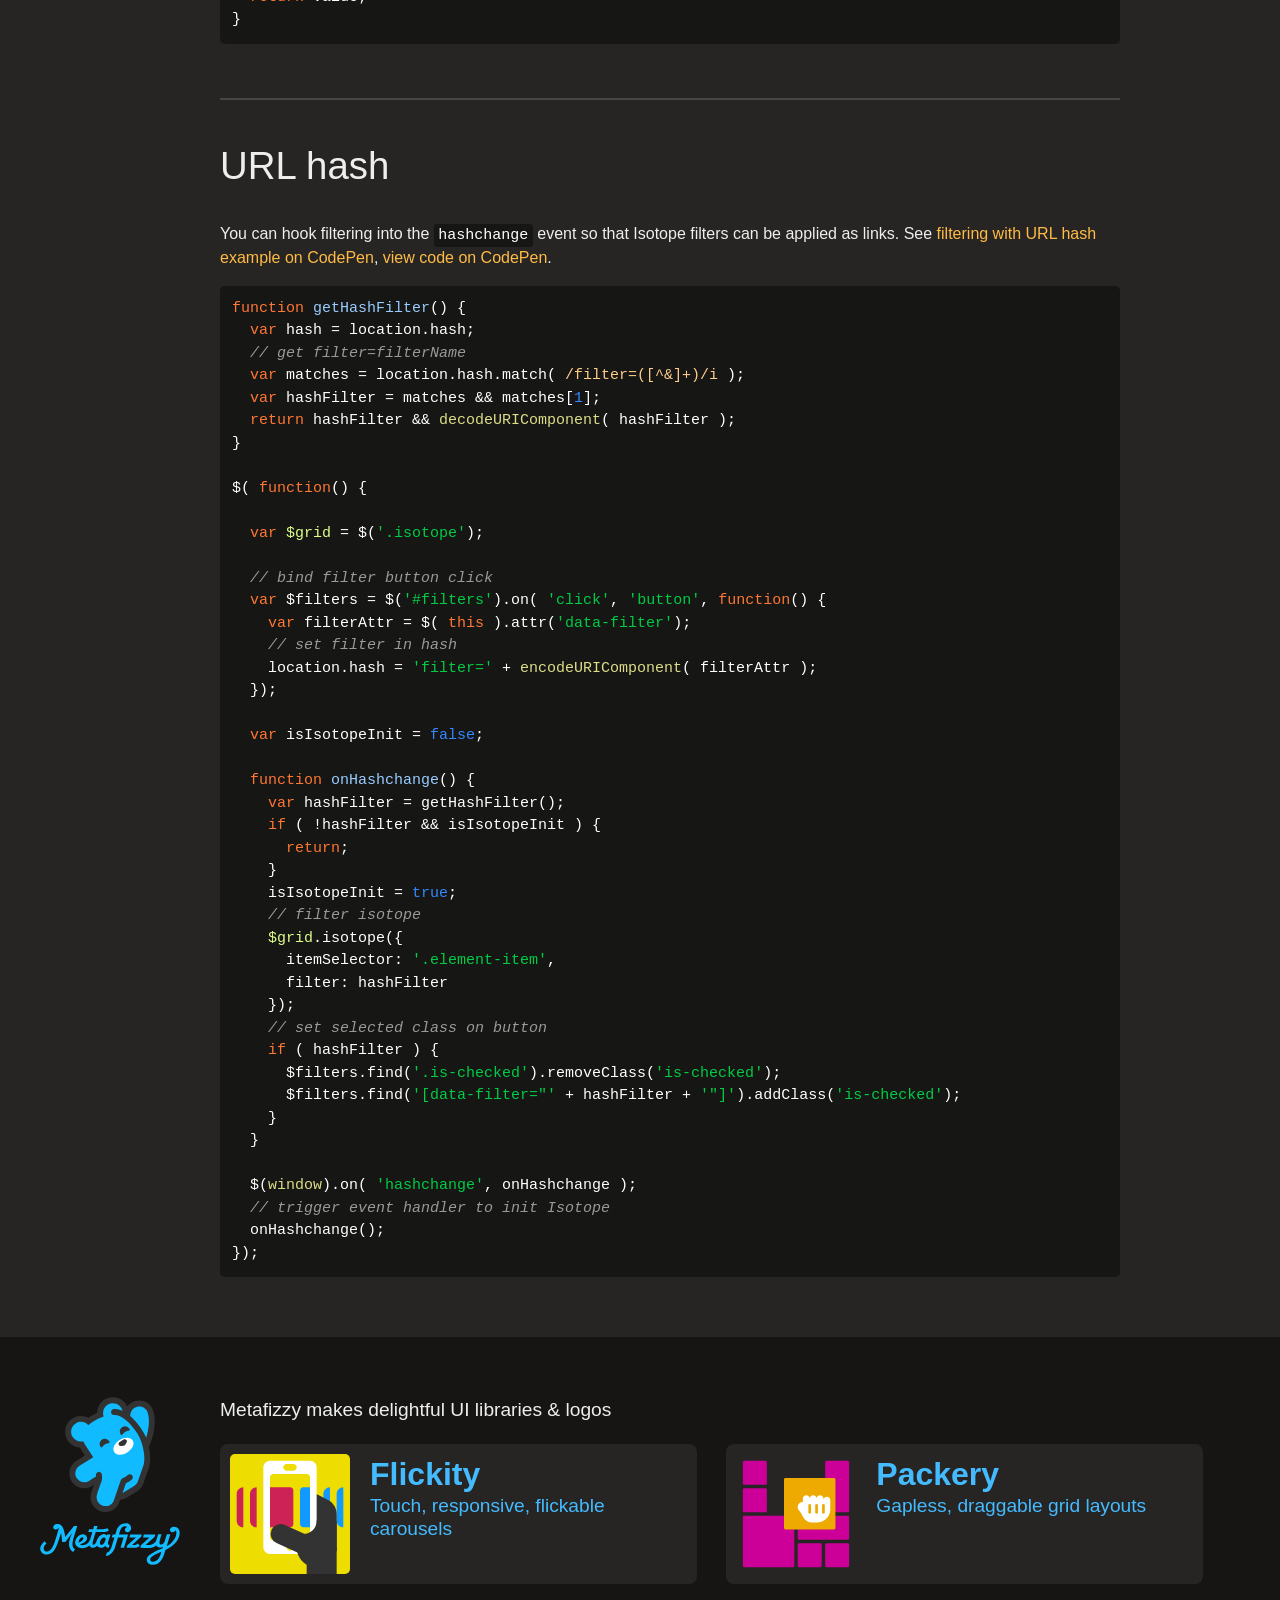
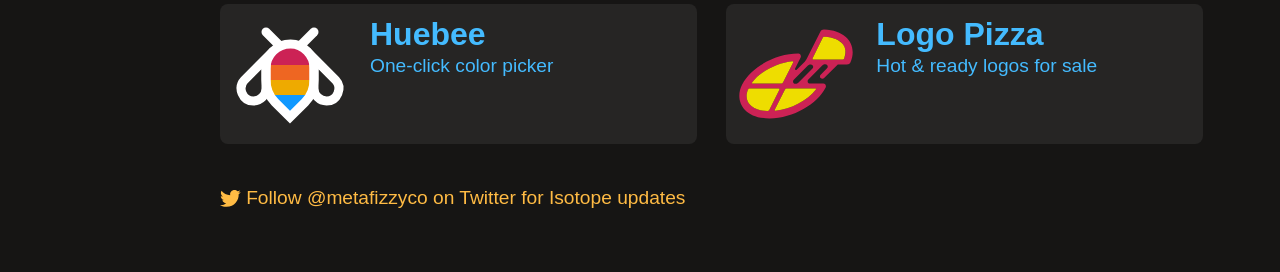
<file: assets/isotope-docs/filtering.html>
<!doctype html>
<html class="export" lang="en">
<head>
  <meta charset="utf-8">
  <meta http-equiv="x-ua-compatible" content="ie=edge">
  <meta name="viewport" content="width=device-width">
  <meta name="description" content="filter &amp; sort magical layouts">

  <title>Isotope &#xB7; Filtering</title>

    <!-- Isotope does not require any CSS files -->
    <link rel="stylesheet" href="css/isotope-docs.css?3" media="screen">

  <meta name="twitter:card" content="summary">
  <meta name="twitter:site" content="@metafizzyco">
  <meta name="twitter:url" content="http://isotope.metafizzy.co/.html">
  <meta name="twitter:title" content="Isotope Filtering">
  <meta name="twitter:description" content="filter &amp; sort magical layouts">

</head>
<body class="page--filtering">

  <div class="nav">
    <h1 class="nav__title"><a href=".">Isotope</a></h1>
  
    <ol class="site-nav">
      <li class="site-nav__item site-nav__item--filtering">
        <a class="site-nav__item__link" href="filtering.html">Filtering</a></li>
      <li class="site-nav__item site-nav__item--sorting">
        <a class="site-nav__item__link" href="sorting.html">Sorting</a></li>
      <li class="site-nav__item site-nav__item--layout ">
        <a class="site-nav__item__link" href="layout.html">Layout</a>
      </li>
      <li class="site-nav__item site-nav__item--layout-modes sub-nav-parent">
        <a class="site-nav__item__link" href="layout-modes.html">Layout modes</a>
        <ul class="sub-nav">
            <li class="sub-nav__item sub-nav__item--masonry">
              <a class="sub-nav__item__link" href="layout-modes/masonry.html">masonry</a></li>
            <li class="sub-nav__item sub-nav__item--fitrows">
              <a class="sub-nav__item__link" href="layout-modes/fitrows.html">fitRows</a></li>
            <li class="sub-nav__item sub-nav__item--vertical">
              <a class="sub-nav__item__link" href="layout-modes/vertical.html">vertical</a></li>
            <li class="sub-nav__item sub-nav__item--packery">
              <a class="sub-nav__item__link" href="layout-modes/packery.html">packery</a></li>
            <li class="sub-nav__item sub-nav__item--cellsbyrow">
              <a class="sub-nav__item__link" href="layout-modes/cellsbyrow.html">cellsByRow</a></li>
            <li class="sub-nav__item sub-nav__item--masonryhorizontal">
              <a class="sub-nav__item__link" href="layout-modes/masonryhorizontal.html">masonryHorizontal</a></li>
            <li class="sub-nav__item sub-nav__item--fitcolumns">
              <a class="sub-nav__item__link" href="layout-modes/fitcolumns.html">fitColumns</a></li>
            <li class="sub-nav__item sub-nav__item--cellsbycolumn">
              <a class="sub-nav__item__link" href="layout-modes/cellsbycolumn.html">cellsByColumn</a></li>
            <li class="sub-nav__item sub-nav__item--horiz">
              <a class="sub-nav__item__link" href="layout-modes/horiz.html">horiz</a></li>
        </ul>
      </li>
      <li class="site-nav__item site-nav__item--options">
        <a class="site-nav__item__link" href="options.html">Options</a></li>
      <li class="site-nav__item site-nav__item--methods">
        <a class="site-nav__item__link" href="methods.html">Methods</a></li>
      <li class="site-nav__item site-nav__item--events">
        <a class="site-nav__item__link" href="events.html">Events</a></li>
      <li class="site-nav__item site-nav__item--extras">
        <a class="site-nav__item__link" href="extras.html">Extras</a></li>
      <li class="site-nav__item site-nav__item--license">
        <a class="site-nav__item__link" href="license.html">License</a></li>
      <li class="site-nav__item site-nav__item--faq">
        <a class="site-nav__item__link" href="faq.html">FAQ</a></li>
    </ol>
  
    <ul class="page-nav" data-js="page-nav">
<li class="page-nav__item page-nav__item--h2"><a href="#selectors">Selectors</a></li>
<li class="page-nav__item page-nav__item--h3"><a href="#jquery-selectors">jQuery selectors</a></li>
<li class="page-nav__item page-nav__item--h2"><a href="#functions">Functions</a></li>
<li class="page-nav__item page-nav__item--h2"><a href="#ui">UI</a></li>
<li class="page-nav__item page-nav__item--h3"><a href="#filter-functions">Filter functions</a></li>
<li class="page-nav__item page-nav__item--h3"><a href="#other-ui">Other UI</a></li>
<li class="page-nav__item page-nav__item--h2"><a href="#combination-filters">Combination filters</a></li>
<li class="page-nav__item page-nav__item--h3"><a href="#combination-filters-ui">Combination filters UI</a></li>
<li class="page-nav__item page-nav__item--h2"><a href="#url-hash">URL hash</a></li>
</ul>
  </div>


  <div id="content" class="main">
    <div class="container">
        <h1>Filtering</h1>


<p>Isotope can hide and show item elements with the <code>filter</code> option. Items that match that filter will be shown. Items that do not match will be hidden.</p>

<div class="big-demo go-wide" data-js="filtering-demo">
  <div class="filter-button-group button-group js-radio-button-group">
    <button class="button is-checked" data-filter="*">show all</button>
    <button class="button" data-filter=".metal">metal</button>
    <button class="button" data-filter=".transition">transition</button>
    <button class="button" data-filter=".alkali, .alkaline-earth">alkali &amp; alkaline-earth</button>
    <button class="button" data-filter=":not(.transition)">not transition</button>
    <button class="button" data-filter=".metal:not(.transition)">metal but not transition</button>
    <button class="button" data-filter="numberGreaterThan50">number &gt; 50</button>
    <button class="button" data-filter="ium">name ends with &#x2013;ium</button>
  </div>

  <pre class="code-display"><code>$grid.isotope({...})</code></pre>

  <div class="grid">
      <div class="element-item transition metal " data-category="transition">
        <h5 class="name">Mercury</h5>
        <p class="symbol">Hg</p>
        <p class="number">80</p>
        <p class="weight">200.59</p>
      </div>
      <div class="element-item metalloid " data-category="metalloid">
        <h5 class="name">Tellurium</h5>
        <p class="symbol">Te</p>
        <p class="number">52</p>
        <p class="weight">127.6</p>
      </div>
      <div class="element-item post-transition metal " data-category="post-transition">
        <h5 class="name">Bismuth</h5>
        <p class="symbol">Bi</p>
        <p class="number">83</p>
        <p class="weight">208.980</p>
      </div>
      <div class="element-item post-transition metal " data-category="post-transition">
        <h5 class="name">Lead</h5>
        <p class="symbol">Pb</p>
        <p class="number">82</p>
        <p class="weight">207.2</p>
      </div>
      <div class="element-item transition metal " data-category="transition">
        <h5 class="name">Gold</h5>
        <p class="symbol">Au</p>
        <p class="number">79</p>
        <p class="weight">196.967</p>
      </div>
      <div class="element-item alkali metal " data-category="alkali">
        <h5 class="name">Potassium</h5>
        <p class="symbol">K</p>
        <p class="number">19</p>
        <p class="weight">39.0983</p>
      </div>
      <div class="element-item alkali metal " data-category="alkali">
        <h5 class="name">Sodium</h5>
        <p class="symbol">Na</p>
        <p class="number">11</p>
        <p class="weight">22.99</p>
      </div>
      <div class="element-item transition metal " data-category="transition">
        <h5 class="name">Cadmium</h5>
        <p class="symbol">Cd</p>
        <p class="number">48</p>
        <p class="weight">112.411</p>
      </div>
      <div class="element-item alkaline-earth metal " data-category="alkaline-earth">
        <h5 class="name">Calcium</h5>
        <p class="symbol">Ca</p>
        <p class="number">20</p>
        <p class="weight">40.078</p>
      </div>
      <div class="element-item transition metal " data-category="transition">
        <h5 class="name">Rhenium</h5>
        <p class="symbol">Re</p>
        <p class="number">75</p>
        <p class="weight">186.207</p>
      </div>
      <div class="element-item post-transition metal " data-category="post-transition">
        <h5 class="name">Thallium</h5>
        <p class="symbol">Tl</p>
        <p class="number">81</p>
        <p class="weight">204.383</p>
      </div>
      <div class="element-item metalloid " data-category="metalloid">
        <h5 class="name">Antimony</h5>
        <p class="symbol">Sb</p>
        <p class="number">51</p>
        <p class="weight">121.76</p>
      </div>
      <div class="element-item transition metal " data-category="transition">
        <h5 class="name">Cobalt</h5>
        <p class="symbol">Co</p>
        <p class="number">27</p>
        <p class="weight">58.933</p>
      </div>
      <div class="element-item lanthanoid metal inner-transition " data-category="lanthanoid">
        <h5 class="name">Ytterbium</h5>
        <p class="symbol">Yb</p>
        <p class="number">70</p>
        <p class="weight">173.054</p>
      </div>
      <div class="element-item noble-gas nonmetal " data-category="noble-gas">
        <h5 class="name">Argon</h5>
        <p class="symbol">Ar</p>
        <p class="number">18</p>
        <p class="weight">39.948</p>
      </div>
      <div class="element-item diatomic nonmetal " data-category="diatomic">
        <h5 class="name">Nitrogen</h5>
        <p class="symbol">N</p>
        <p class="number">7</p>
        <p class="weight">14.007</p>
      </div>
      <div class="element-item actinoid metal inner-transition " data-category="actinoid">
        <h5 class="name">Uranium</h5>
        <p class="symbol">U</p>
        <p class="number">92</p>
        <p class="weight">238.029</p>
      </div>
      <div class="element-item actinoid metal inner-transition " data-category="actinoid">
        <h5 class="name">Plutonium</h5>
        <p class="symbol">Pu</p>
        <p class="number">94</p>
        <p class="weight">(244)</p>
      </div>
  </div>

  <p class="edit-demo">
      <a href="http://codepen.io/desandro/pen/Ehgij">Edit this demo</a>
      or <a href="http://codepen.io/desandro/pen/BgcCD">vanilla JS demo</a> on CodePen
  </p>
</div>


<h2 id="selectors">Selectors</h2>

<p>The simplest way to filter items is with selectors, like classes. For example, each item element can have several identifying classes: <code>transition</code>, <code>metal</code>, <code>lanthanoid</code>, <code>alkali</code>, etc.</p>

<pre><code class="html"><span class="tag">&lt;<span class="name">div</span> <span class="attr">class</span>=<span class="string">&quot;grid&quot;</span>&gt;</span>
  <span class="tag">&lt;<span class="name">div</span> <span class="attr">class</span>=<span class="string">&quot;element-item transition metal&quot;</span>&gt;</span>...<span class="tag">&lt;/<span class="name">div</span>&gt;</span>
  <span class="tag">&lt;<span class="name">div</span> <span class="attr">class</span>=<span class="string">&quot;element-item post-transition metal&quot;</span>&gt;</span>...<span class="tag">&lt;/<span class="name">div</span>&gt;</span>
  <span class="tag">&lt;<span class="name">div</span> <span class="attr">class</span>=<span class="string">&quot;element-item alkali metal&quot;</span>&gt;</span>...<span class="tag">&lt;/<span class="name">div</span>&gt;</span>
  <span class="tag">&lt;<span class="name">div</span> <span class="attr">class</span>=<span class="string">&quot;element-item transition metal&quot;</span>&gt;</span>...<span class="tag">&lt;/<span class="name">div</span>&gt;</span>
  <span class="tag">&lt;<span class="name">div</span> <span class="attr">class</span>=<span class="string">&quot;element-item lanthanoid metal inner-transition&quot;</span>&gt;</span>...<span class="tag">&lt;/<span class="name">div</span>&gt;</span>
  <span class="tag">&lt;<span class="name">div</span> <span class="attr">class</span>=<span class="string">&quot;element-item halogen nonmetal&quot;</span>&gt;</span>...<span class="tag">&lt;/<span class="name">div</span>&gt;</span>
  <span class="tag">&lt;<span class="name">div</span> <span class="attr">class</span>=<span class="string">&quot;element-item alkaline-earth metal&quot;</span>&gt;</span>...<span class="tag">&lt;/<span class="name">div</span>&gt;</span>
  ...
<span class="tag">&lt;/<span class="name">div</span>&gt;</span>
</code></pre>

<p>Set a selector with the <code>filter</code> option. Items that match the selector will be shown. Items that do not match will be hidden. </p>

<pre><code class="js"><span class="comment">// filter .metal items</span>
<span class="jquery_var">$grid</span>.isotope({ <span class="attr">filter</span>: <span class="string">&apos;.metal&apos;</span> });

<span class="comment">// filter .alkali OR .alkaline-earth items</span>
<span class="jquery_var">$grid</span>.isotope({ <span class="attr">filter</span>: <span class="string">&apos;.alkali, .alkaline-earth&apos;</span> });

<span class="comment">// filter .metal AND .transition items</span>
<span class="jquery_var">$grid</span>.isotope({ <span class="attr">filter</span>: <span class="string">&apos;.metal.transition&apos;</span> });

<span class="comment">// show all items</span>
<span class="jquery_var">$grid</span>.isotope({ <span class="attr">filter</span>: <span class="string">&apos;*&apos;</span> });

</code></pre>


<h3 id="jquery-selectors">jQuery selectors</h3>

<p>Isotope uses jQuery to filter items (if jQuery is present). You can filter items with <a href="http://api.jquery.com/category/selectors/">jQuery selectors</a>.</p>

<pre><code class="js"><span class="comment">// filter .metal items that are NOT .transition</span>
<span class="jquery_var">$grid</span>.isotope({ <span class="attr">filter</span>: <span class="string">&apos;.metal:not(.transition)&apos;</span> });
</code></pre>


<h2 id="functions">Functions</h2>

<p>You can filter with functions. The example at the top of this page uses a function to filter items when the item&#x2019;s number is greater than 50.</p>

<pre><code class="html"><span class="tag">&lt;<span class="name">div</span> <span class="attr">class</span>=<span class="string">&quot;grid&quot;</span>&gt;</span>
  <span class="tag">&lt;<span class="name">div</span> <span class="attr">class</span>=<span class="string">&quot;element-item ...&quot;</span>&gt;</span><span class="tag">&lt;<span class="name">p</span> <span class="attr">class</span>=<span class="string">&quot;number&quot;</span>&gt;</span>80<span class="tag">&lt;/<span class="name">p</span>&gt;</span><span class="tag">&lt;/<span class="name">div</span>&gt;</span>
  <span class="tag">&lt;<span class="name">div</span> <span class="attr">class</span>=<span class="string">&quot;element-item ...&quot;</span>&gt;</span><span class="tag">&lt;<span class="name">p</span> <span class="attr">class</span>=<span class="string">&quot;number&quot;</span>&gt;</span>42<span class="tag">&lt;/<span class="name">p</span>&gt;</span><span class="tag">&lt;/<span class="name">div</span>&gt;</span>
  <span class="tag">&lt;<span class="name">div</span> <span class="attr">class</span>=<span class="string">&quot;element-item ...&quot;</span>&gt;</span><span class="tag">&lt;<span class="name">p</span> <span class="attr">class</span>=<span class="string">&quot;number&quot;</span>&gt;</span>20<span class="tag">&lt;/<span class="name">p</span>&gt;</span><span class="tag">&lt;/<span class="name">div</span>&gt;</span>
  <span class="tag">&lt;<span class="name">div</span> <span class="attr">class</span>=<span class="string">&quot;element-item ...&quot;</span>&gt;</span><span class="tag">&lt;<span class="name">p</span> <span class="attr">class</span>=<span class="string">&quot;number&quot;</span>&gt;</span>75<span class="tag">&lt;/<span class="name">p</span>&gt;</span><span class="tag">&lt;/<span class="name">div</span>&gt;</span>
  ...
<span class="tag">&lt;/<span class="name">div</span>&gt;</span>
</code></pre>

<p>If you use jQuery, you can filter with <a href="http://api.jquery.com/is/#is-functionindex">functions in jQuery</a>.</p>

<pre><code class="js"><span class="jquery_var">$grid</span>.isotope({
  <span class="comment">// filter element with numbers greater than 50</span>
  filter: <span class="function"><span class="keyword">function</span>(<span class="params"></span>) </span>{
    <span class="comment">// _this_ is the item element. Get text of element&apos;s .number</span>
    <span class="keyword">var</span> number = $(<span class="keyword">this</span>).find(<span class="string">&apos;.number&apos;</span>).text();
    <span class="comment">// return true to show, false to hide</span>
    <span class="keyword">return</span> <span class="built_in">parseInt</span>( number, <span class="number">10</span> ) &gt; <span class="number">50</span>;
  }
})
</code></pre>

<p>You can still filter with functions if you don&#x2019;t use jQuery.</p>

<pre><code class="js"><span class="isotope_var">iso</span>.arrange({
  <span class="comment">// item element provided as argument</span>
  filter: <span class="function"><span class="keyword">function</span>(<span class="params"> itemElem </span>) </span>{
    <span class="keyword">var</span> number = itemElem.querySelector(<span class="string">&apos;.number&apos;</span>).innerText;
    <span class="keyword">return</span> <span class="built_in">parseInt</span>( number, <span class="number">10</span> ) &gt; <span class="number">50</span>;
  }
});
</code></pre>


<h2 id="ui">UI</h2>

<p>The example at the top uses buttons for UI. Each button has its filter set in the <code>data-filter</code> attribute.</p>

<pre><code class="html"><span class="tag">&lt;<span class="name">div</span> <span class="attr">class</span>=<span class="string">&quot;button-group filter-button-group&quot;</span>&gt;</span>
  <span class="tag">&lt;<span class="name">button</span> <span class="attr">data-filter</span>=<span class="string">&quot;*&quot;</span>&gt;</span>show all<span class="tag">&lt;/<span class="name">button</span>&gt;</span>
  <span class="tag">&lt;<span class="name">button</span> <span class="attr">data-filter</span>=<span class="string">&quot;.metal&quot;</span>&gt;</span>metal<span class="tag">&lt;/<span class="name">button</span>&gt;</span>
  <span class="tag">&lt;<span class="name">button</span> <span class="attr">data-filter</span>=<span class="string">&quot;.transition&quot;</span>&gt;</span>transition<span class="tag">&lt;/<span class="name">button</span>&gt;</span>
  <span class="tag">&lt;<span class="name">button</span> <span class="attr">data-filter</span>=<span class="string">&quot;.alkali, .alkaline-earth&quot;</span>&gt;</span>alkali &amp; alkaline-earth<span class="tag">&lt;/<span class="name">button</span>&gt;</span>
  <span class="tag">&lt;<span class="name">button</span> <span class="attr">data-filter</span>=<span class="string">&quot;:not(.transition)&quot;</span>&gt;</span>not transition<span class="tag">&lt;/<span class="name">button</span>&gt;</span>
  <span class="tag">&lt;<span class="name">button</span> <span class="attr">data-filter</span>=<span class="string">&quot;.metal:not(.transition)&quot;</span>&gt;</span>metal but not transition<span class="tag">&lt;/<span class="name">button</span>&gt;</span>
<span class="tag">&lt;/<span class="name">div</span>&gt;</span>
</code></pre>

<p>In the JS, we can use that filter when a button is clicked.</p>

<pre><code class="js"><span class="comment">// init Isotope</span>
<span class="keyword">var</span> <span class="jquery_var">$grid</span> = $(<span class="string">&apos;.grid&apos;</span>).isotope({
  <span class="comment">// options</span>
});
<span class="comment">// filter items on button click</span>
$(<span class="string">&apos;.filter-button-group&apos;</span>).on( <span class="string">&apos;click&apos;</span>, <span class="string">&apos;button&apos;</span>, <span class="function"><span class="keyword">function</span>(<span class="params"></span>) </span>{
  <span class="keyword">var</span> filterValue = $(<span class="keyword">this</span>).attr(<span class="string">&apos;data-filter&apos;</span>);
  <span class="jquery_var">$grid</span>.isotope({ <span class="attr">filter</span>: filterValue });
});
</code></pre>

<h3 id="filter-functions">Filter functions</h3>

<p>To filter with a function, use a keyword and map it to an object.</p>

<pre><code class="html"><span class="tag">&lt;<span class="name">button</span> <span class="attr">data-filter</span>=<span class="string">&quot;numberGreaterThan50&quot;</span>&gt;</span>number &gt; 50<span class="tag">&lt;/<span class="name">button</span>&gt;</span>
<span class="tag">&lt;<span class="name">button</span> <span class="attr">data-filter</span>=<span class="string">&quot;ium&quot;</span>&gt;</span>name ends with -ium<span class="tag">&lt;/<span class="name">button</span>&gt;</span>
</code></pre>

<pre><code class="js"><span class="comment">// hash of functions that match data-filter values</span>
<span class="keyword">var</span> filterFns = {
  <span class="comment">// show if number is greater than 50</span>
  numberGreaterThan50: <span class="function"><span class="keyword">function</span>(<span class="params"></span>) </span>{
    <span class="keyword">var</span> number = $(<span class="keyword">this</span>).find(<span class="string">&apos;.number&apos;</span>).text();
    <span class="keyword">return</span> <span class="built_in">parseInt</span>( number, <span class="number">10</span> ) &gt; <span class="number">50</span>;
  },
  <span class="comment">// show if name ends with -ium</span>
  ium: <span class="function"><span class="keyword">function</span>(<span class="params"></span>) </span>{
    <span class="keyword">var</span> name = $(<span class="keyword">this</span>).find(<span class="string">&apos;.name&apos;</span>).text();
    <span class="keyword">return</span> name.match( <span class="regexp">/ium$/</span> );
  }
};

<span class="comment">// filter items on button click</span>
$(<span class="string">&apos;.filter-button-group&apos;</span>).on( <span class="string">&apos;click&apos;</span>, <span class="string">&apos;button&apos;</span>, <span class="function"><span class="keyword">function</span>(<span class="params"></span>) </span>{
  <span class="keyword">var</span> filterValue = $(<span class="keyword">this</span>).attr(<span class="string">&apos;data-filter&apos;</span>);
  <span class="comment">// use filter function if value matches</span>
  filterValue = filterFns[ filterValue ] || filterValue;
  <span class="jquery_var">$grid</span>.isotope({ <span class="attr">filter</span>: filterValue });
});
</code></pre>

<h3 id="other-ui">Other UI</h3>

<p>Your UI does not have to be buttons. You can use <code>&lt;select&gt;</code>s, radio inputs,  and other options.</p>

<ul>
  <li><a href="http://codepen.io/desandro/pen/jubmr">Select example</a></li>
  <li><a href="http://codepen.io/desandro/pen/qlwyL">Radio input example</a></li>
  <li><a href="http://codepen.io/desandro/pen/wfaGu">Filtering with a quick-search</a></li>
  <li><a href="http://codepen.io/desandro/pen/JGKyrY">Inclusive combination filters with checkboxes</a></li>
  <li><a href="http://codepen.io/desandro/pen/zrMXQv">Inclusive combination filters with toggle buttons</a></li>
</ul>


<h2 id="combination-filters">Combination filters</h2>

<p>Filters can be combined. In addition to filtering for just <code>.red</code> or <code>.tall</code>, you can pass in a filter selector of both: <code>.red.tall</code>.</p>

<div class="big-demo" data-js="combination-filters">

  <div class="ui-group">
    <p class="ui-group__title">Color</p>
    <div class="button-group js-radio-button-group" data-filter-group="color">
      <button class="button is-checked" data-filter="">any</button>
        <button class="button" data-filter=".red">red</button>
        <button class="button" data-filter=".blue">blue</button>
        <button class="button" data-filter=".yellow">yellow</button>
    </div>
  </div>

  <div class="ui-group">
    <p class="ui-group__title">Size</p>
    <div class="button-group js-radio-button-group" data-filter-group="size">
      <button class="button is-checked" data-filter="">any</button>
        <button class="button" data-filter=".small">small</button>
        <button class="button" data-filter=".wide">wide</button>
        <button class="button" data-filter=".big">big</button>
        <button class="button" data-filter=".tall">tall</button>
    </div>
  </div>

  <div class="ui-group">
    <p class="ui-group__title">Shape</p>
    <div class="button-group js-radio-button-group" data-filter-group="shape">
      <button class="button is-checked" data-filter="">any</button>
        <button class="button" data-filter=".round">round</button>
        <button class="button" data-filter=".square">square</button>
    </div>
  </div>

  <pre class="code-display"><code>$grid.isotope({...})</code></pre>

  <div class="grid">
            <div class="color-shape small round red"></div>
            <div class="color-shape small round blue"></div>
            <div class="color-shape small round yellow"></div>
            <div class="color-shape small square red"></div>
            <div class="color-shape small square blue"></div>
            <div class="color-shape small square yellow"></div>
            <div class="color-shape wide round red"></div>
            <div class="color-shape wide round blue"></div>
            <div class="color-shape wide round yellow"></div>
            <div class="color-shape wide square red"></div>
            <div class="color-shape wide square blue"></div>
            <div class="color-shape wide square yellow"></div>
            <div class="color-shape big round red"></div>
            <div class="color-shape big round blue"></div>
            <div class="color-shape big round yellow"></div>
            <div class="color-shape big square red"></div>
            <div class="color-shape big square blue"></div>
            <div class="color-shape big square yellow"></div>
            <div class="color-shape tall round red"></div>
            <div class="color-shape tall round blue"></div>
            <div class="color-shape tall round yellow"></div>
            <div class="color-shape tall square red"></div>
            <div class="color-shape tall square blue"></div>
            <div class="color-shape tall square yellow"></div>
  </div>

  <p class="edit-demo">
      <a href="http://codepen.io/desandro/pen/JEojz">Edit this demo on CodePen</a>
  </p>
</div>

<h3 id="combination-filters-ui">Combination filters UI</h3>

<p>In this example, buttons are collected in a <code>button-group</code>. Each <code>button-group</code> has a <code>data-filter-group</code>.</p>

<pre><code class="html"><span class="tag">&lt;<span class="name">div</span> <span class="attr">class</span>=<span class="string">&quot;button-group&quot;</span> <span class="attr">data-filter-group</span>=<span class="string">&quot;color&quot;</span>&gt;</span>
  <span class="tag">&lt;<span class="name">button</span> <span class="attr">data-filter</span>=<span class="string">&quot;&quot;</span>&gt;</span>any<span class="tag">&lt;/<span class="name">button</span>&gt;</span>
  <span class="tag">&lt;<span class="name">button</span> <span class="attr">data-filter</span>=<span class="string">&quot;.red&quot;</span>&gt;</span>red<span class="tag">&lt;/<span class="name">button</span>&gt;</span>
  <span class="tag">&lt;<span class="name">button</span> <span class="attr">data-filter</span>=<span class="string">&quot;.blue&quot;</span>&gt;</span>blue<span class="tag">&lt;/<span class="name">button</span>&gt;</span>
  <span class="tag">&lt;<span class="name">button</span> <span class="attr">data-filter</span>=<span class="string">&quot;.yellow&quot;</span>&gt;</span>yellow<span class="tag">&lt;/<span class="name">button</span>&gt;</span>
<span class="tag">&lt;/<span class="name">div</span>&gt;</span>

<span class="tag">&lt;<span class="name">div</span> <span class="attr">class</span>=<span class="string">&quot;button-group&quot;</span> <span class="attr">data-filter-group</span>=<span class="string">&quot;size&quot;</span>&gt;</span>
  <span class="tag">&lt;<span class="name">button</span> <span class="attr">data-filter</span>=<span class="string">&quot;&quot;</span>&gt;</span>any<span class="tag">&lt;/<span class="name">button</span>&gt;</span>
  <span class="tag">&lt;<span class="name">button</span> <span class="attr">data-filter</span>=<span class="string">&quot;.small&quot;</span>&gt;</span>small<span class="tag">&lt;/<span class="name">button</span>&gt;</span>
  <span class="tag">&lt;<span class="name">button</span> <span class="attr">data-filter</span>=<span class="string">&quot;.wide&quot;</span>&gt;</span>wide<span class="tag">&lt;/<span class="name">button</span>&gt;</span>
  ...
<span class="tag">&lt;/<span class="name">div</span>&gt;</span>
</code></pre>

<p>In the JavaScript, these filters are stored in an object, <code>filters</code>. When a button is clicked, it changes the filter for that group. The object&#x2019;s values are then combined into one filter <code>&apos;.red.small&apos;</code>.</p>

<pre><code class="js"><span class="comment">// store filter for each group</span>
<span class="keyword">var</span> filters = {};

$demo.on( <span class="string">&apos;click&apos;</span>, <span class="string">&apos;.button&apos;</span>, <span class="function"><span class="keyword">function</span>(<span class="params"></span>) </span>{
  <span class="keyword">var</span> $<span class="keyword">this</span> = $(<span class="keyword">this</span>);
  <span class="comment">// get group key</span>
  <span class="keyword">var</span> $buttonGroup = $<span class="keyword">this</span>.parents(<span class="string">&apos;.button-group&apos;</span>);
  <span class="keyword">var</span> filterGroup = $buttonGroup.attr(<span class="string">&apos;data-filter-group&apos;</span>);
  <span class="comment">// set filter for group</span>
  filters[ filterGroup ] = $<span class="keyword">this</span>.attr(<span class="string">&apos;data-filter&apos;</span>);
  <span class="comment">// combine filters</span>
  <span class="keyword">var</span> filterValue = concatValues( filters );
  <span class="jquery_var">$grid</span>.isotope({ <span class="attr">filter</span>: filterValue });
});

<span class="comment">// flatten object by concatting values</span>
<span class="function"><span class="keyword">function</span> <span class="title">concatValues</span>(<span class="params"> obj </span>) </span>{
  <span class="keyword">var</span> value = <span class="string">&apos;&apos;</span>;
  <span class="keyword">for</span> ( <span class="keyword">var</span> prop <span class="keyword">in</span> obj ) {
    value += obj[ prop ];
  }
  <span class="keyword">return</span> value;
}
</code></pre>

<h2 id="url-hash">URL hash</h2>

<p>You can hook filtering into the <code>hashchange</code> event so that Isotope filters can be applied as links. See <a href="http://s.codepen.io/desandro/debug/vErxXj#filter=%3Anot(.transition)">filtering with URL hash example on CodePen</a>, <a href="http://codepen.io/desandro/pen/vErxXj">view code on CodePen</a>.</p>

<pre><code class="js"><span class="function"><span class="keyword">function</span> <span class="title">getHashFilter</span>(<span class="params"></span>) </span>{
  <span class="keyword">var</span> hash = location.hash;
  <span class="comment">// get filter=filterName</span>
  <span class="keyword">var</span> matches = location.hash.match( <span class="regexp">/filter=([^&amp;]+)/i</span> );
  <span class="keyword">var</span> hashFilter = matches &amp;&amp; matches[<span class="number">1</span>];
  <span class="keyword">return</span> hashFilter &amp;&amp; <span class="built_in">decodeURIComponent</span>( hashFilter );
}

$( <span class="function"><span class="keyword">function</span>(<span class="params"></span>) </span>{

  <span class="keyword">var</span> <span class="jquery_var">$grid</span> = $(<span class="string">&apos;.isotope&apos;</span>);

  <span class="comment">// bind filter button click</span>
  <span class="keyword">var</span> $filters = $(<span class="string">&apos;#filters&apos;</span>).on( <span class="string">&apos;click&apos;</span>, <span class="string">&apos;button&apos;</span>, <span class="function"><span class="keyword">function</span>(<span class="params"></span>) </span>{
    <span class="keyword">var</span> filterAttr = $( <span class="keyword">this</span> ).attr(<span class="string">&apos;data-filter&apos;</span>);
    <span class="comment">// set filter in hash</span>
    location.hash = <span class="string">&apos;filter=&apos;</span> + <span class="built_in">encodeURIComponent</span>( filterAttr );
  });

  <span class="keyword">var</span> isIsotopeInit = <span class="literal">false</span>;

  <span class="function"><span class="keyword">function</span> <span class="title">onHashchange</span>(<span class="params"></span>) </span>{
    <span class="keyword">var</span> hashFilter = getHashFilter();
    <span class="keyword">if</span> ( !hashFilter &amp;&amp; isIsotopeInit ) {
      <span class="keyword">return</span>;
    }
    isIsotopeInit = <span class="literal">true</span>;
    <span class="comment">// filter isotope</span>
    <span class="jquery_var">$grid</span>.isotope({
      <span class="attr">itemSelector</span>: <span class="string">&apos;.element-item&apos;</span>,
      <span class="attr">filter</span>: hashFilter
    });
    <span class="comment">// set selected class on button</span>
    <span class="keyword">if</span> ( hashFilter ) {
      $filters.find(<span class="string">&apos;.is-checked&apos;</span>).removeClass(<span class="string">&apos;is-checked&apos;</span>);
      $filters.find(<span class="string">&apos;[data-filter=&quot;&apos;</span> + hashFilter + <span class="string">&apos;&quot;]&apos;</span>).addClass(<span class="string">&apos;is-checked&apos;</span>);
    }
  }

  $(<span class="built_in">window</span>).on( <span class="string">&apos;hashchange&apos;</span>, onHashchange );
  <span class="comment">// trigger event handler to init Isotope</span>
  onHashchange();
});
</code></pre>
    </div>
  </div>

  <footer class="site-footer">
  
    <div class="container">
  
      <p class="site-footer__copy">Metafizzy makes delightful UI libraries &amp; logos</p>
  
      <div class="showcase">
      
        <ul class="showcase-item-list">
      
            <li class="showcase-item">
              <a class="showcase-item__link" href="http://flickity.metafizzy.co">
                <div class="showcase-item__image">
                    <svg class="flickity-illo" xmlns="http://www.w3.org/2000/svg" viewbox="0 0 360 360" width="100" height="100">
                      <path class="flickity-illo__color1" fill="#19F" d="M300 220L300 220c-11 0-20-9-20-20v-80c0-11 9-20 20-20h0V220z"/>
                      <path class="flickity-illo__color1" fill="#19F" d="M340 220L340 220c-11 0-20-9-20-20v-80c0-11 9-20 20-20h0V220z"/>
                      <path class="flickity-illo__color2" fill="#333" d="M320 290V180c0-18-10-35-27-43L240 110v180H320z"/>
                      <path class="flickity-illo__color3" fill="white" d="M240 300H120c-11 0-20-9-20-20V40c0-11 9-20 20-20h120c11 0 20 9 20 20v240C260 291 251 300 240 300z"/>
                      <path class="flickity-illo__color4" fill="#ED0" d="M230 260H130c-6 0-10-5-10-10V70c0-6 5-10 10-10h100c6 0 10 5 10 10v180 C240 256 236 260 230 260z"/>
                      <path class="flickity-illo__color2" fill="#333" d="M260 200h60v81c0 32-26 59-59 59h0c-34 0-61-27-61-61V240h20 C242 240 260 222 260 200L260 200z"/>
                      <path class="flickity-illo__color5" fill="#C25" d="M180 220h-60V100h60c6 0 10 5 10 10v100C190 216 186 220 180 220z"/>
                      <path class="flickity-illo__color1" fill="#19F" d="M240 220h-20c-6 0-10-5-10-10V110c0-6 5-10 10-10h20V220z"/>
                      <rect class="flickity-illo__color2" fill="#333" x="230" y="280" width="90" height="80"/>
                      <circle class="flickity-illo__color4" fill="#ED0" cx="180" cy="280" r="10"/>
                      <line class="flickity-illo__thumb" stroke="#333" stroke-width="60" stroke-linecap="round" x1="262" y1="290" x2="152" y2="240"/>
                      <path class="flickity-illo__color4" fill="#ED0" d="M190 50h-20c-6 0-10-5-10-10v0c0-6 5-10 10-10h20c6 0 10 5 10 10v0C200 46 196 50 190 50z"/>
                      <path class="flickity-illo__color5" fill="#C25" d="M80 220L80 220c-11 0-20-9-20-20v-80c0-11 9-20 20-20h0V220z"/>
                      <path class="flickity-illo__color5" fill="#C25" d="M40 220L40 220c-11 0-20-9-20-20v-80c0-11 9-20 20-20h0V220z"/>
                    </svg>
                </div>
                <div class="showcase-item__text">
                  <h3 class="showcase-item__title">Flickity</h3>
                  <p class="showcase-item__description">Touch, responsive, flickable carousels</p>
                </div>
              </a>
            </li>
      
            <li class="showcase-item">
              <a class="showcase-item__link" href="http://packery.metafizzy.co">
                <div class="showcase-item__image">
                    <svg class="packery-illo" xmlns="http://www.w3.org/2000/svg" viewbox="0 0 700 700" width="100" height="100">
                      <path class="packery-illo__item" fill="#C09" d="M172 180H48c-4 0-8-4-8-8V48c0-4 4-8 8-8h124c4 0 8 4 8 8v124C180 176 176 180 172 180z"/>
                      <path class="packery-illo__item" fill="#C09" d="M172 340H48c-4 0-8-4-8-8V208c0-4 4-8 8-8h124c4 0 8 4 8 8v124C180 336 176 340 172 340z"/>
                      <path class="packery-illo__item" fill="#C09" d="M492 660H368c-4 0-8-4-8-8V528c0-4 4-8 8-8h124c4 0 8 4 8 8v124C500 656 496 660 492 660z"/>
                      <path class="packery-illo__item" fill="#C09" d="M652 660H528c-4 0-8-4-8-8V528c0-4 4-8 8-8h124c4 0 8 4 8 8v124C660 656 656 660 652 660z"/>
                      <path class="packery-illo__item" fill="#C09" d="M652 500H368c-4 0-8-4-8-8V368c0-4 4-8 8-8h284c4 0 8 4 8 8v124C660 496 656 500 652 500z"/>
                      <path class="packery-illo__item" fill="#C09" d="M332 660H48c-4 0-8-4-8-8V368c0-4 4-8 8-8h284c4 0 8 4 8 8v284C340 656 336 660 332 660z"/>
                      <path class="packery-illo__item" fill="#C09" d="M652 340H528c-4 0-8-4-8-8V48c0-4 4-8 8-8h124c4 0 8 4 8 8v284C660 336 656 340 652 340z"/>
                      <path class="packery-illo__draggie" fill="#EA0" d="M572 440H288c-4 0-8-4-8-8V148c0-4 4-8 8-8h284c4 0 8 4 8 8v284C580 436 576 440 572 440z"/>
                      <g>
                        <path class="packery-illo__hand" fill="white" d="M530 250c-11 0-20 9-20 20v-10c0-11-9-20-20-20s-20 9-20 20c0-11-9-20-20-20s-20 9-20 20c0-11-9-20-20-20
                          s-20 9-20 20v20c-17 0-30 13-30 30c0 11 6 20 14 25l19 35c10 18 30 30 51 30h28
                          c43 0 78-35 78-78V270C550 259 541 250 530 250z"/>
                        <line class="packery-illo__hand-line" stroke="#EA0" fill="none" stroke-width="16" stroke-linecap="round" x1="430" y1="300" x2="430" y2="340"/>
                        <line class="packery-illo__hand-line" stroke="#EA0" fill="none" stroke-width="16" stroke-linecap="round" x1="470" y1="300" x2="470" y2="340"/>
                        <line class="packery-illo__hand-line" stroke="#EA0" fill="none" stroke-width="16" stroke-linecap="round" x1="510" y1="300" x2="510" y2="340"/>
                      </g>
                    </svg>
                </div>
                <div class="showcase-item__text">
                  <h3 class="showcase-item__title">Packery</h3>
                  <p class="showcase-item__description">Gapless, draggable grid layouts</p>
                </div>
              </a>
            </li>
      
            <li class="showcase-item">
              <a class="showcase-item__link" href="http://huebee.buzz">
                <div class="showcase-item__image">
                    <svg class="huebee-illo" xmlns="http://www.w3.org/2000/svg" viewbox="0 0 200 200" width="100" height="100">
                      <polygon class="huebee-illo__stripe4" fill="#19F" points="100,170 65,135 135,135 "/>
                      <rect class="huebee-illo__stripe3" fill="#EA0" x="65" y="110" width="70" height="25"/>
                      <rect class="huebee-illo__stripe2" fill="#E62" x="65" y="85" width="70" height="25"/>
                      <polygon class="huebee-illo__stripe1" fill="#C25" points="135,85 65,85 65,70 80,55 120,55 135,70 "/>
                      <path class="huebee-illo__line" stroke="#333" fill="none" stroke-width="15" d="M140 90c0-22-18-40-39-40C78 50 60 68 60 91V110c0 14 5 27 15 37
                        l25 25l25-25c10-10 15-23 15-37V90z"/>
                      <path class="huebee-illo__line" stroke="#333" fill="none" stroke-width="15" d="M60 74v50c0 11-9 21-21 21h0c-18 0-27-22-15-35L60 74z"/>
                      <path class="huebee-illo__line" stroke="#333" fill="none" stroke-width="15" d="M140 74v50c0 11 9 21 21 21h0c18 0 27-22 15-35L140 74z"/>
                      <line class="huebee-illo__line huebee-illo__antenna" stroke="#333" fill="none" stroke-width="15" stroke-linecap="round" x1="60" y1="30" x2="80" y2="50"/>
                      <line class="huebee-illo__line huebee-illo__antenna" stroke="#333" fill="none" stroke-width="15" stroke-linecap="round" x1="140" y1="30" x2="120" y2="50"/>
                    </svg>
                </div>
                <div class="showcase-item__text">
                  <h3 class="showcase-item__title">Huebee</h3>
                  <p class="showcase-item__description">One-click color picker</p>
                </div>
              </a>
            </li>
      
            <li class="showcase-item">
              <a class="showcase-item__link" href="http://logo.pizza">
                <div class="showcase-item__image">
                    <svg class="logo-pizza-illo" xmlns="http://www.w3.org/2000/svg" viewbox="0 0 700 700" width="100" height="100">
                      <path class="logo-pizza-illo__outline" fill="#C25" d="M513 91c-9-0-17 5-21 12l-80 160c-3 5-6 10-11 15l-47 47
                        c-5 5-12-1-9-7l32-64c5-11-2-23-14-23h-0c-121 0-268 70-327 180
                        C-9 497 35 609 196 609c138 0 279-85 327-180v0c5-11-2-23-14-23h-77c-13 0-19-15-10-24
                        l81-81c5-5 11-8 18-8l0 0c13 0 19 15 10 24L494 354c-6 6-6 14 0 20c3 3 6 4 10 4
                        c4 0 7-1 10-4l80-80h53c9 0 17-5 21-13C707 190 656 97 513 91z M334 281l-59 117
                        c-2 5-7 8-13 8H97c-4 0-6-4-3-7c49-64 143-114 236-124C333 275 335 278 334 281z
                         M70 441c2-4 6-7 10-7h168c4 0 7 4 5 8l-59 118c-2 4-6 6-11 6
                        C106 565 38 521 70 441z M466 441c-49 64-143 114-236 124c-3 0-6-3-4-6l59-117
                        c2-5 7-8 13-8h166C466 434 468 438 466 441z M446 318l-81 81c-5 5-11 8-18 8l0 0
                        c-13 0-19-15-10-24l81-81c5-5 11-8 18-8l0 0C449 294 455 309 446 318z M447 258L506 139
                        c2-4 6-7 11-6c101 7 140 60 114 126c-2 4-6 7-10 7H452C448 266 445 262 447 258z"/>
                      <path class="logo-pizza-illo__slice" fill="#ED0" d="M334 281l-59 117c-2 5-7 8-13 8H97c-4 0-6-4-3-7
                        c49-64 143-114 236-124C333 275 335 278 334 281z"/>
                      <path class="logo-pizza-illo__slice" fill="#ED0" d="M70 441c2-4 6-7 10-7h168c4 0 7 4 5 8l-59 118c-2 4-6 6-11 6
                        C106 565 38 521 70 441z"/>
                      <path class="logo-pizza-illo__slice" fill="#ED0" d="M466 441c-49 64-143 114-236 124c-3 0-6-3-4-6l59-117
                        c2-5 7-8 13-8h166C466 434 468 438 466 441z"/>
                      <path class="logo-pizza-illo__slice" fill="#ED0" d="M447 258L506 139c2-4 6-7 11-6c101 7 140 60 114 126c-2 4-6 7-10 7H452
                        C448 266 445 262 447 258z"/>
                    </svg>
                </div>
                <div class="showcase-item__text">
                  <h3 class="showcase-item__title">Logo Pizza</h3>
                  <p class="showcase-item__description">Hot &amp; ready logos for sale</p>
                </div>
              </a>
            </li>
      
        </ul> 
      
      </div>
  
      <p class="site-footer__copy">
        <a href="https://twitter.com/metafizzyco">
          <svg class="twitter-logo" xmlns="http://www.w3.org/2000/svg" viewbox="0 0 512 512" width="30" height="30">
            <path d="M512 97c-19 8-39 14-60 16 22-13 38-34 46-58-20 12-43 21-67 25-19-19-46-32-77-32-58 0-117 52-102 129-87-4-165-46-216-110-24 40-19 107 32 140-17 0-33-5-48-13v1c0 51 36 93 84 103-15 4-34 5-47 2 13 42 52 72 98 73-47 36-96 49-155 44 46 30 102 47 161 47 197 0 306-168 299-312 20-15 38-34 52-55z"/>
          </svg>
          Follow @metafizzyco on Twitter for Isotope updates
        </a>
      </p>
  
      <div class="metafizzy-brand">
        <a class="metafizzy-brand__link" href="http://metafizzy.co">
          <svg class="metafizzy-logo" xmlns="http://www.w3.org/2000/svg" viewbox="0 0 780 1000" width="78" height="100">
            <path class="metafizzy-logo__outline" fill="#333" d="M642 31c-49 0-85 29-102 51C528 55 490 2 415 2
              c-76 0-134 59-137 135c-18 7-62 34-75 43c-20-10-42-16-65-16h0c-68 0-137 53-137 139
              c0 78 67 133 128 135c11 19 26 42 44 69c1-1-74 46-74 46c-29 19-61 53-61 110
              c0 75 62 128 129 128c24 0 48-7 68-20l16-10l-23 66C199 917 267 998 350 998
              c54 0 104-35 122-87l7-20c19-2 37-8 55-18l92-57c25-16 45-39 54-68l46-131
              c19-54 14-125 1-185c8-16 51-112 51-220C779 58 695 31 642 31z"/>
            <clippath id="metafizzy-logo__body">
              <path d="M566 164c-2-34 19-67 54-78c41-13 84 9 97 50c21 67 7 146-13 218
                C688 310 631 222 566 164z M626 314C567 227 500 155 424 156c-14 0-25-13-25-27
                c1-14 13-25 27-25c42 1 71 15 73 16l0 0C489 70 426 33 371 66c-36 22-50 65-36 103
                c-37 11-108 52-132 75c-27-31-73-39-109-17c-41 25-53 78-29 118c20 32 58 47 93 39
                c15 30 44 74 87 138l-119 74c-36 23-48 71-25 107c25 39 74 45 107 25
                c23-14 61-38 61-38c-0-4-1-7-1-11c-2-14 7-27 21-30c14-2 27 7 30 21
                c5 29 1 52-3 62c0 0-22 61-38 111c-18 55 24 103 72 103c30 0 62-17 74-52l60-174
                c3-7 8-13 16-16c25-9 45-27 45-27c11-10 27-9 36 2c10 11 9 27-2 36
                c-1 1-22 20-51 33l-29 84l0 0c3-1 5-3 8-4l92-57c15-9 27-24 33-41l46-131
                C705 521 671 383 626 314z"/>
            </clippath>
            <g clip-path="url(#metafizzy-logo__body)">
              <polygon class="metafizzy-logo__stripe4" fill="#19F" points="1016 544 278 1018 174 837 911 373"/>
              <polygon class="metafizzy-logo__stripe3" fill="#EA0" points="822 435 174 843 85 695 822 232"/>
              <polygon class="metafizzy-logo__stripe2" fill="#E62" points="822 238 85 701 74 469 717 65"/>
              <polygon class="metafizzy-logo__stripe1" fill="#C25" points="717 70 -20 533 -20 299 612 -100"/>
            </g>
            <path class="metafizzy-logo__snout" fill="white" d="M474 373c-44 27-66 73-48 103c18 30 70 33 113 5
              c48-31 66-73 48-103C570 347 519 345 474 373z"/>
            <path class="metafizzy-logo__eyes-nose" fill="#333" d="M383 383c13 21-15 14-36 27s-28 41-40 20c-13-21-6-49 15-62
              C343 355 370 362 383 383z M497 260c-21 13-28 41-15 62c13 21 19-7 40-20s49-6 36-27
              S518 247 497 260z M467 416L467 416c4 6 11 10 18 9l22-2c6-1 12-4 15-9l12-19
              c4-6 4-14 0-20v0c-6-9-18-12-27-7l-34 21C464 395 461 407 467 416z"/>
          </svg>
          <svg class="metafizzy-wordmark" xmlns="http://www.w3.org/2000/svg" viewbox="0 0 1000 300" width="100" height="30">
            <path fill="#333" d="M491 121c3-9 13-39 13-39h-25c-1 2-2 5-3 8c-23-31-63 7-72 41
              c-4 10-12 25-23 25c-13 0 0-35 6-56c0 0 0-0 0-0c4-12 11-36 11-36s18 0 24 0
              c25 0 51 5 71-13l-14-15c-10 8-18 8-27 8c-13 0-48 0-48 0l7-23h-25L380 44h-29L345 65h29
              c-11 36-16 68-36 82c-14 10-38 17-53 7c19-8 51-21 51-45c0-13-8-29-28-29
              c-39 0-57 40-57 60c0 25 24 40 49 40c21 0 39-7 54-19c10 25 41 18 54 2
              c18 25 50 11 58-1c4 8 11 14 25 15l6-21C477 156 488 131 491 121z M301 102
              c9 0 10 7 8 12c-4 12-20 20-33 26C274 135 285 102 301 102z M443 156c-9 3-14-2-15-11
              c-3-19 25-60 42-33C464 139 454 152 443 156z M251 188l-15 19c-41-28-34-77-5-137
              l-50 65l-23-0c-1-18-4-52-8-64C126 150 105 225 49 225c-40 0-75-44-16-95l13 17
              c-33 28-19 57 2 57c46 0 62-87 87-169c0 0-1-1-1-1c-5 9-15 14-25 13
              c-11-1-17-11-14-21c3-10 14-18 25-18c15 0 23 1 34 12c14 13 23 50 26 80l63-79l23-0
              C243 104 211 166 251 188z M649 48c-2 6-11 18-25 18c-14 0-20-11-17-21c3-8 9-14 17-16
              c-8-9-28-7-38 2c-10 9-14 26-22 52h65l-29 94h-25l22-73h-40c0 0-14 48-22 72
              c-9 27-34 57-65 59l7-22c16-1 29-25 34-41c4-13 18-58 21-68c-6 0-13 0-19 0l6-21
              c5 0 12 0 19 0c4-12 7-24 11-36C558 21 583 1 613 1C641 1 656 22 649 48z M727 82h-82
              l-6 21h47l-62 56l-5 17c39 0 75 9 94-15l-16-14c-11 14-27 10-39 10l64-58L727 82z M998 70
              c0 38-27 89-102 123C883 238 866 299 804 299c-22 0-41-12-41-36c0-27 23-38 36-46
              c23-14 50-25 76-36c1-3 2-6 3-9c-16 6-38 3-48-12c-11 8-23 14-35 17
              c-22 5-57-0-79-0l5-18l61-55h-46l6-21h82l-6 17l-64 58c11 0 22 0 33-1
              c14-1 31-10 41-26c3-5 16-50 16-50l24 0c0 0-6 22-11 38c-4 13-8 35 8 35
              c12 0 23-13 26-23c3-10 15-50 15-50l25 0l-26 85c72-42 76-101 64-114c-5 9-15 16-26 14
              c-11-1-17-11-14-21c3-10 14-18 25-18C988 27 998 53 998 70z M867 206c-21 9-80 32-80 55
              c0 20 27 18 36 13C846 264 859 241 867 206z"/>
          </svg>
        </a>
      </div>
  
    </div>
  
  </footer>

<!-- Looking for isotope.js? Use isotope.pkgd.min.js -->
<!-- Isotope does NOT require jQuery. But it does make things easier -->
<script src="https://code.jquery.com/jquery-3.1.1.min.js"></script>
<script>window.jQuery || document.write('<script src="js/jquery.min.js"><\/script>')</script>

  <script src="js/isotope-docs.min.js?3"></script>


</body>
</html>
</file>
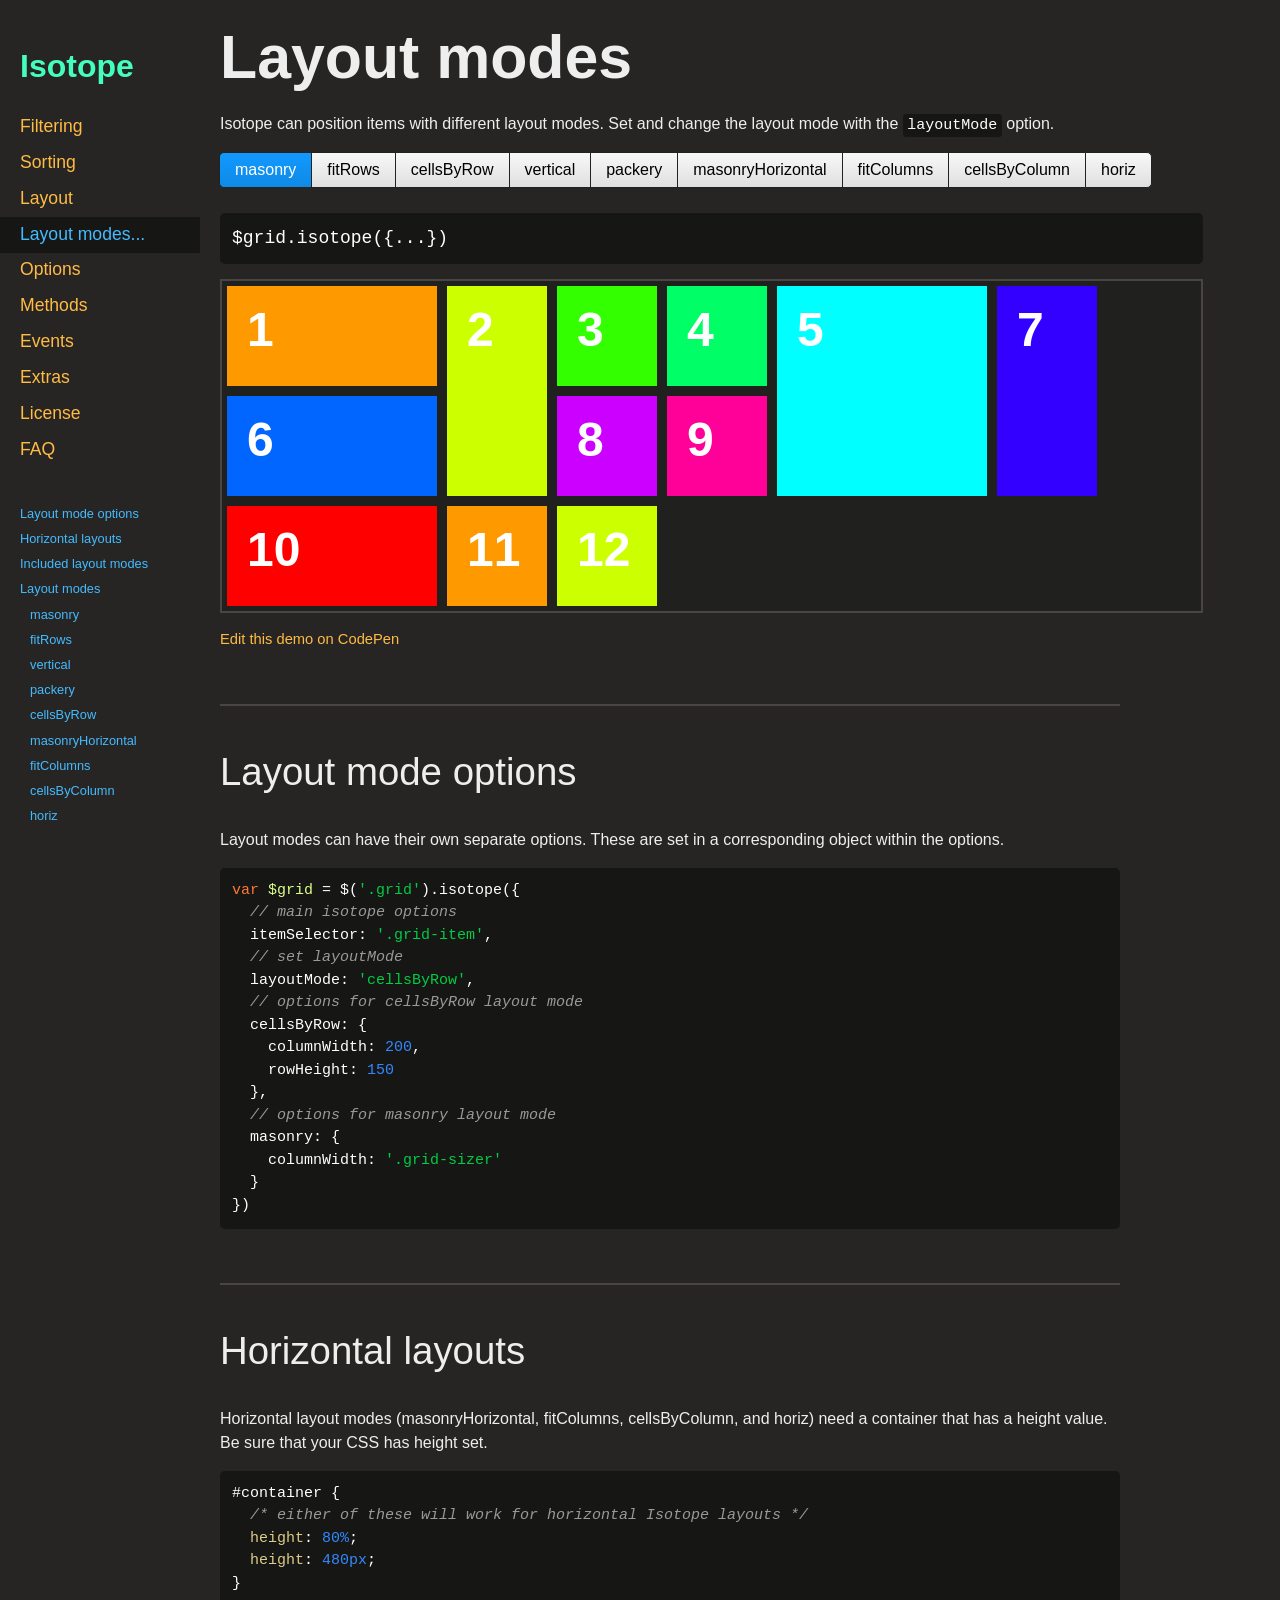
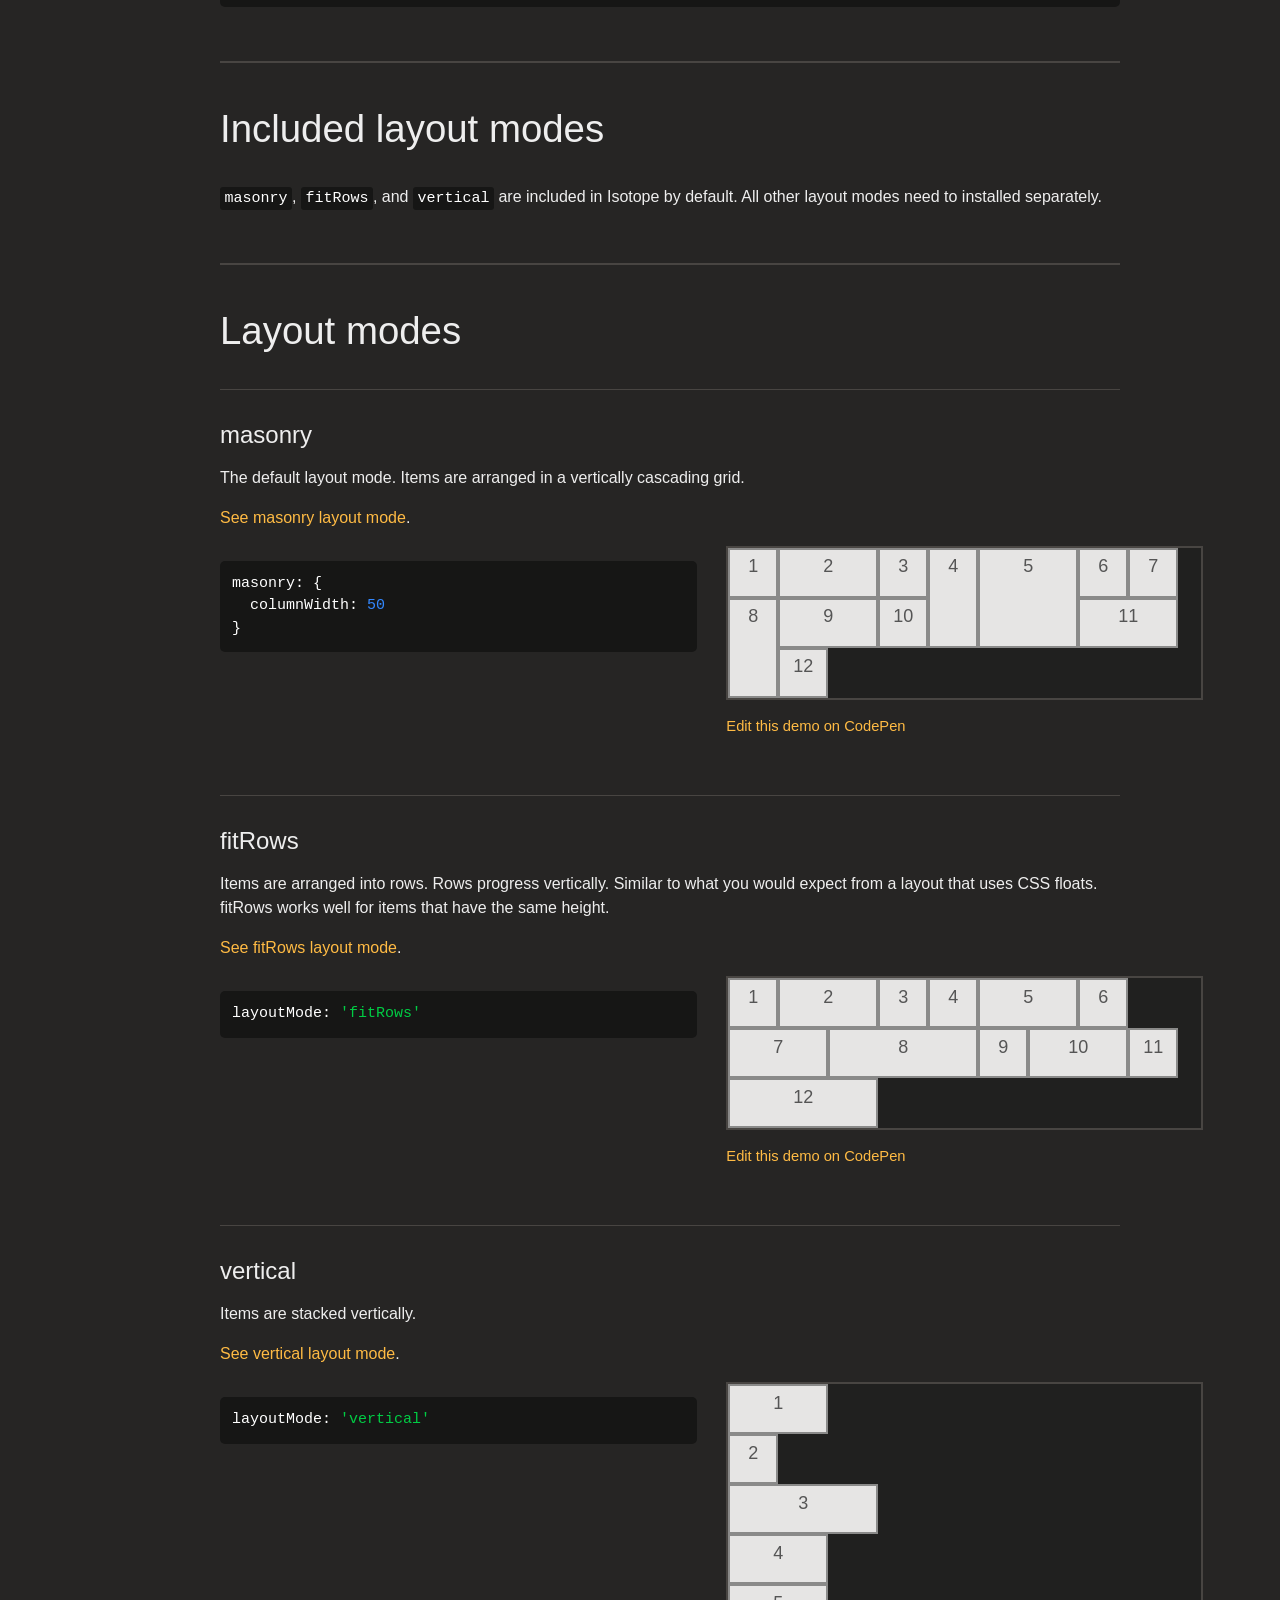
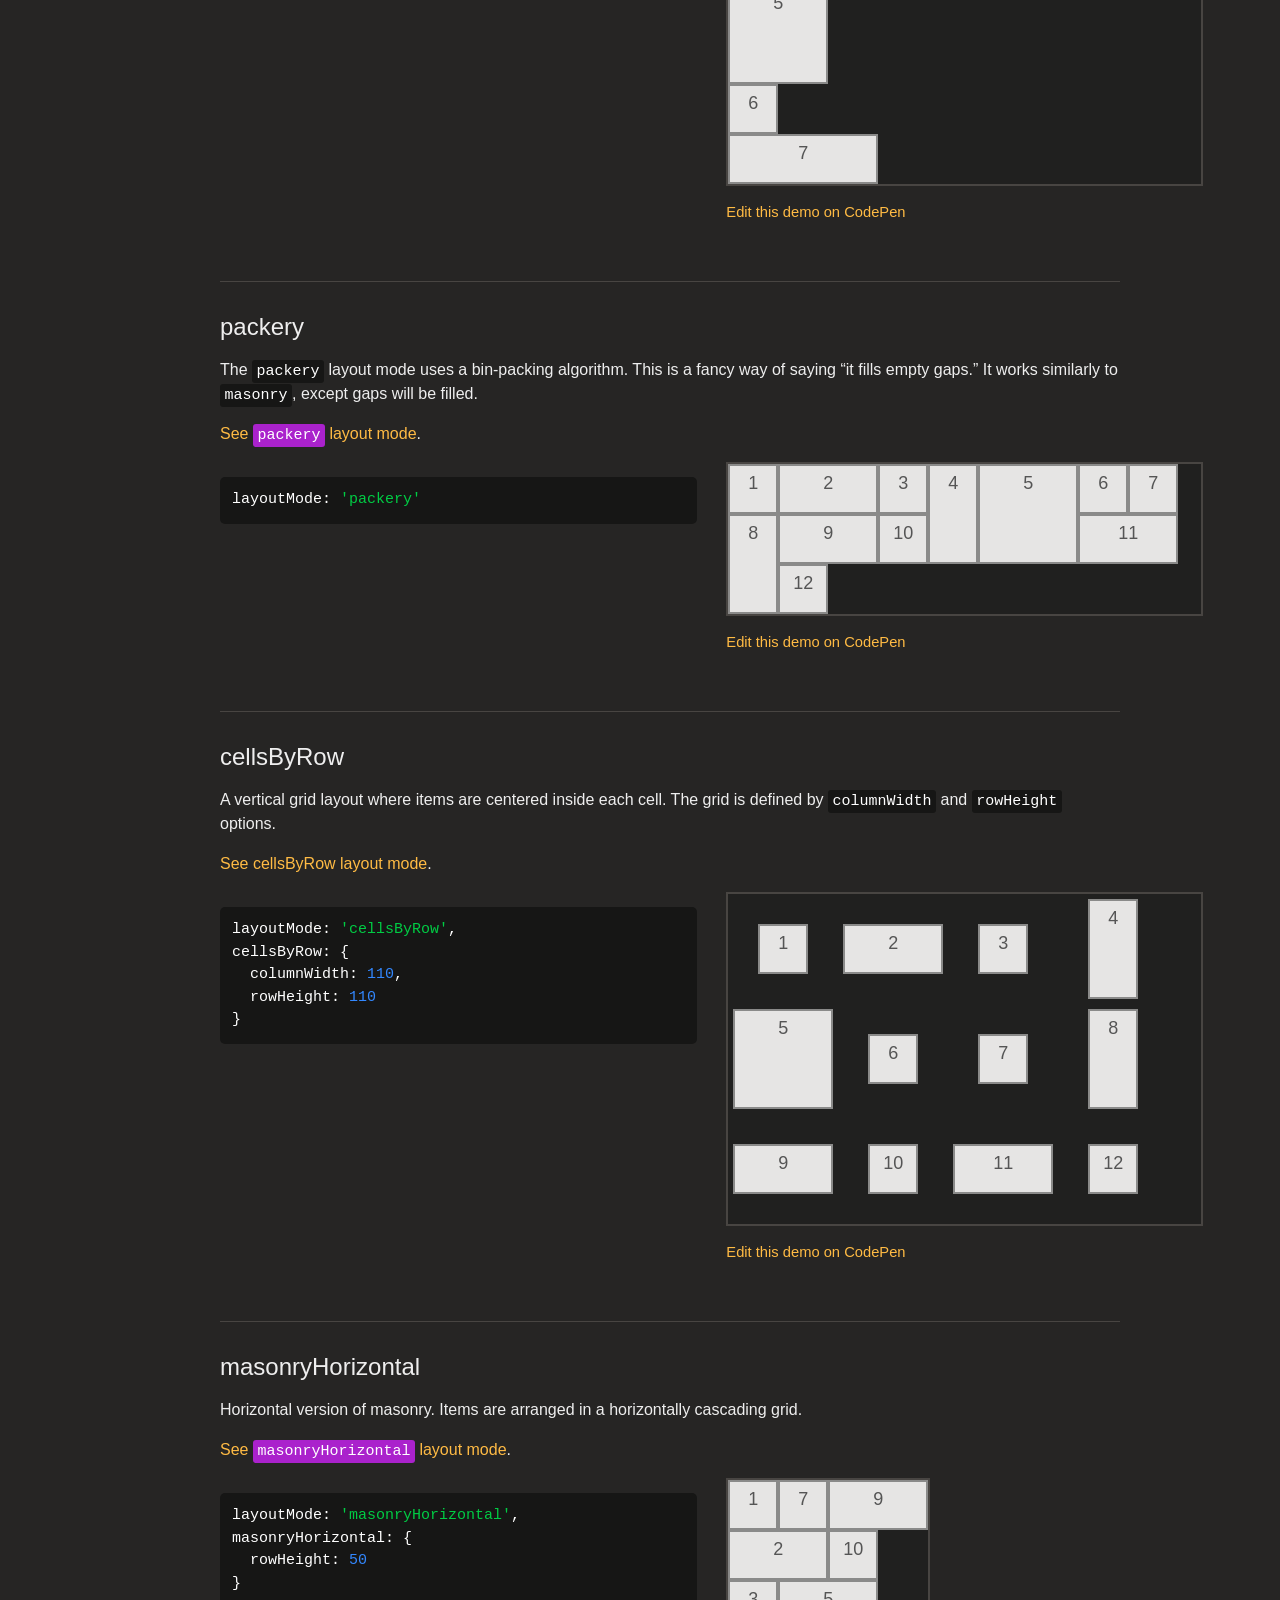
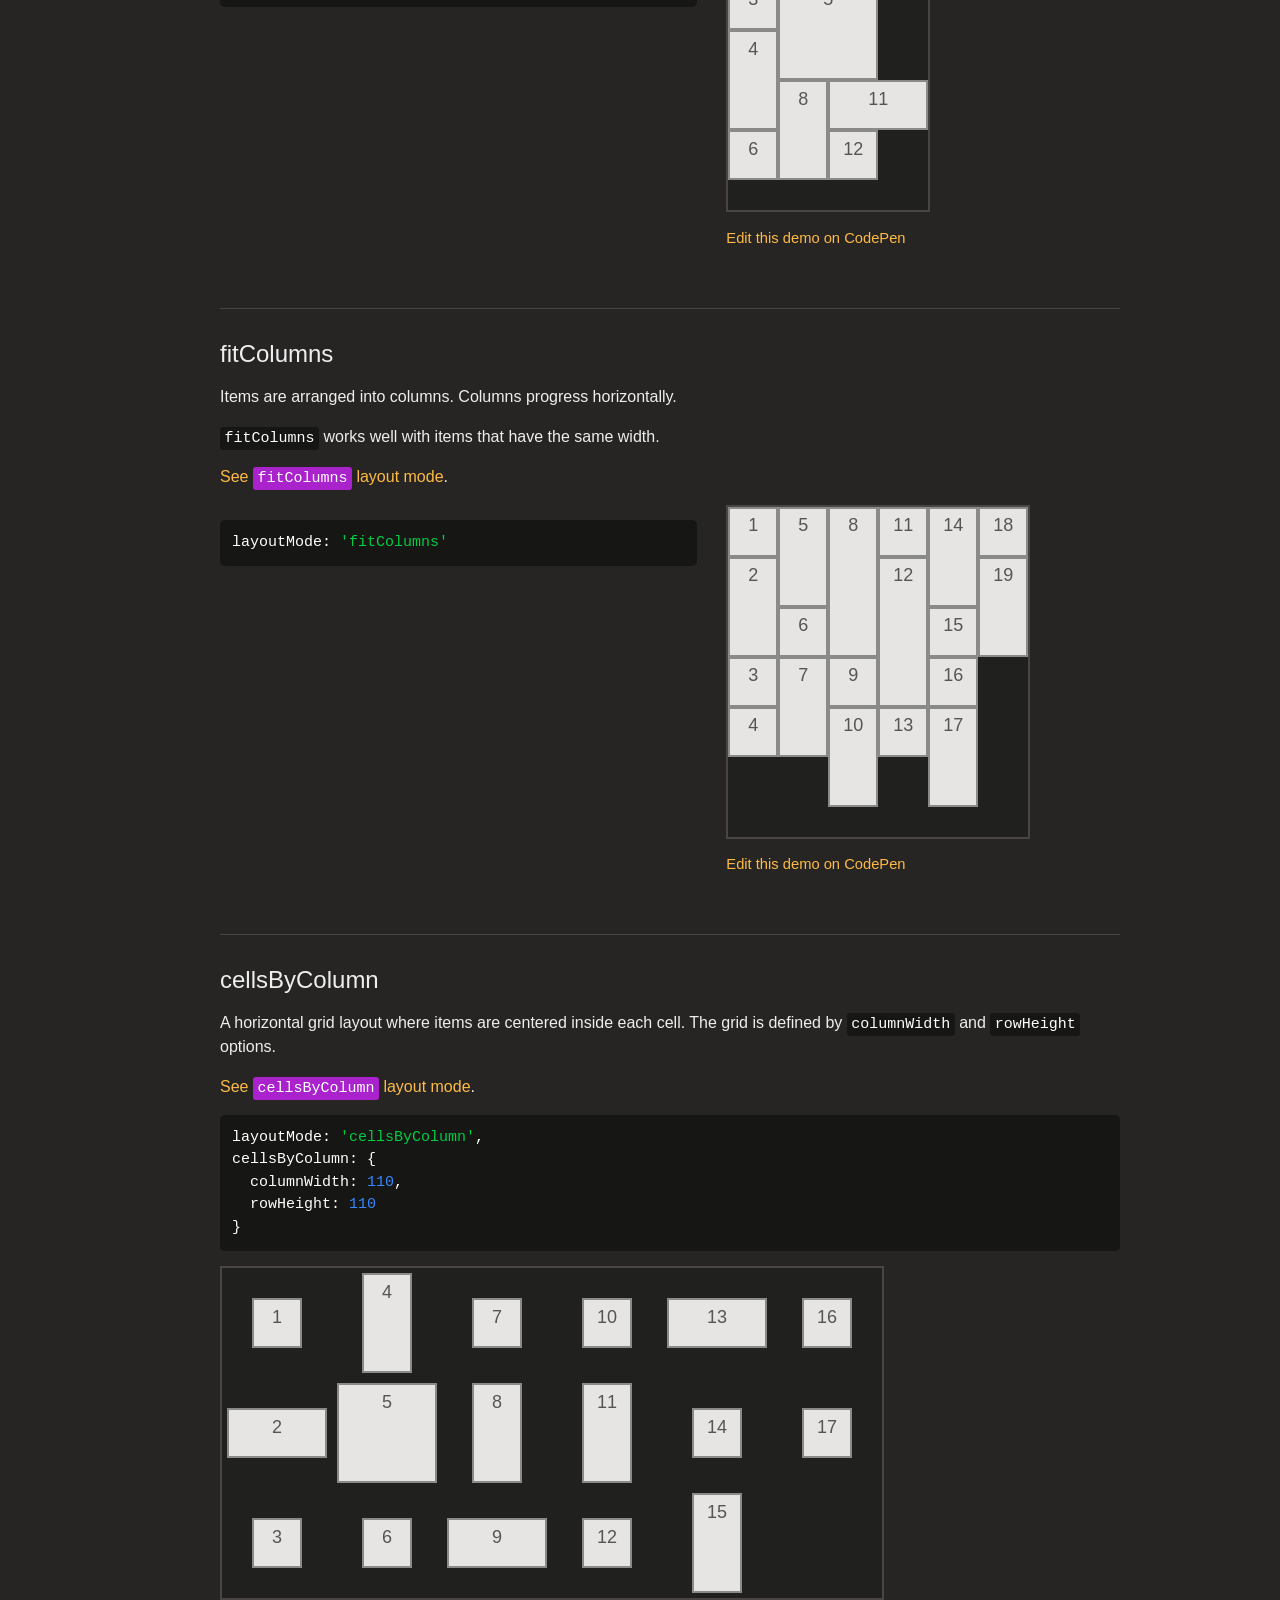
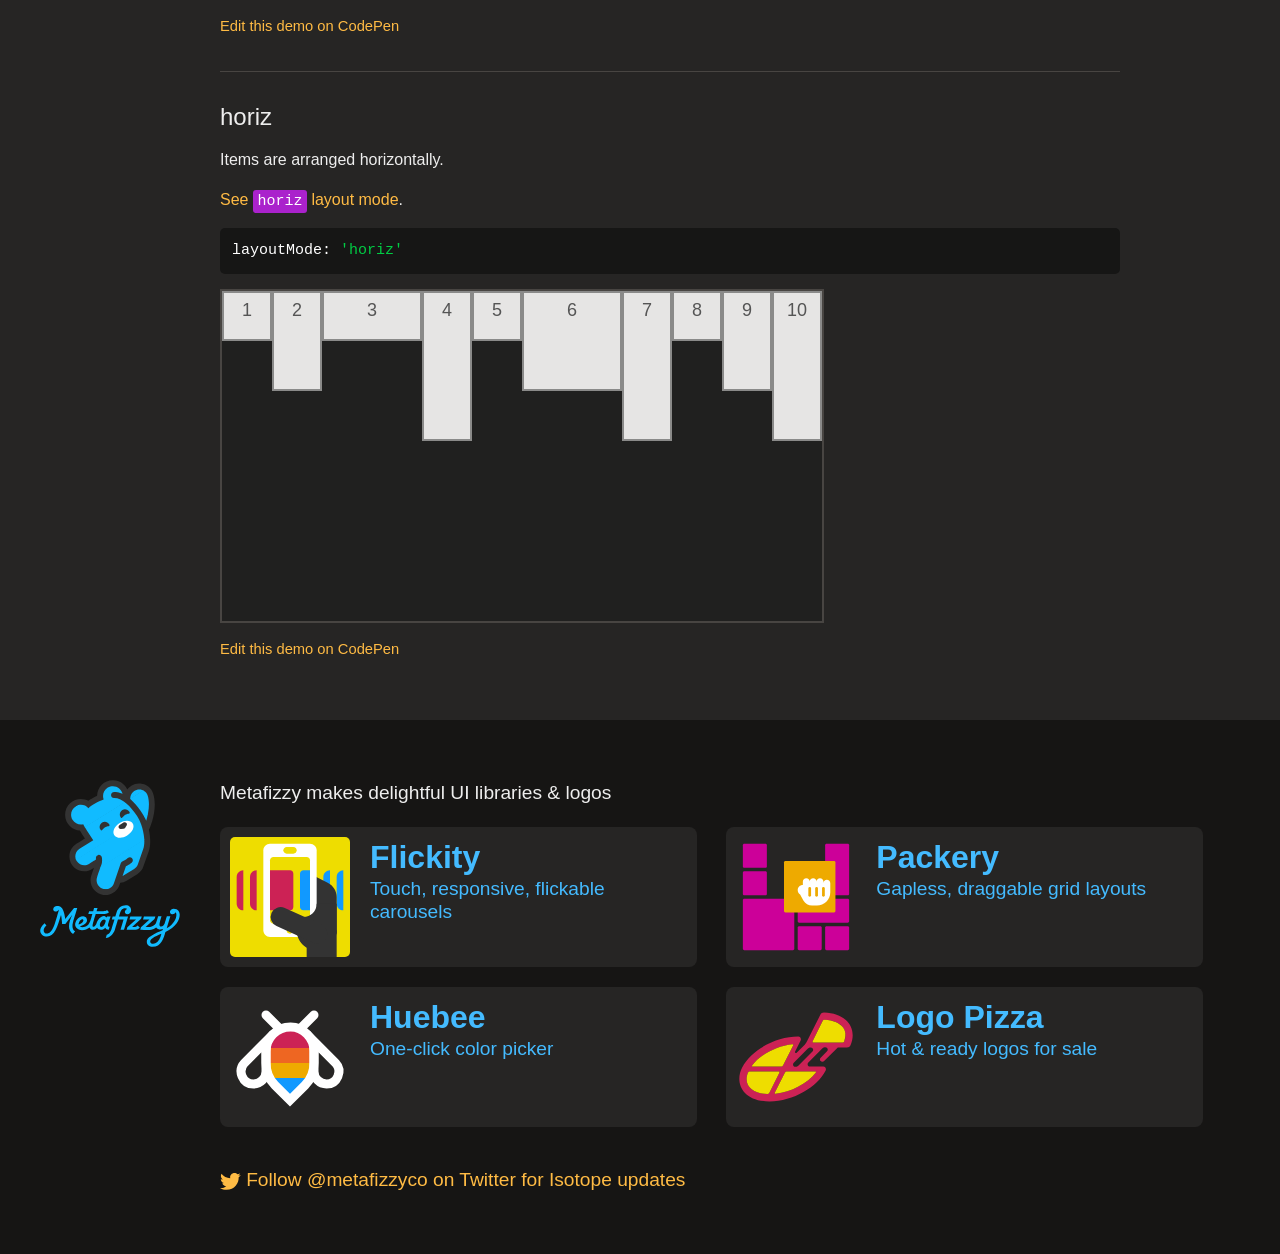
<file: assets/isotope-docs/layout-modes.html>
<!doctype html>
<html class="export" lang="en">
<head>
  <meta charset="utf-8">
  <meta http-equiv="x-ua-compatible" content="ie=edge">
  <meta name="viewport" content="width=device-width">
  <meta name="description" content="filter &amp; sort magical layouts">

  <title>Isotope &#xB7; Layout modes</title>

    <!-- Isotope does not require any CSS files -->
    <link rel="stylesheet" href="css/isotope-docs.css?3" media="screen">

  <meta name="twitter:card" content="summary">
  <meta name="twitter:site" content="@metafizzyco">
  <meta name="twitter:url" content="http://isotope.metafizzy.co/.html">
  <meta name="twitter:title" content="Isotope Layout modes">
  <meta name="twitter:description" content="filter &amp; sort magical layouts">

</head>
<body class="page--layout-modes">

  <div class="nav">
    <h1 class="nav__title"><a href=".">Isotope</a></h1>
  
    <ol class="site-nav">
      <li class="site-nav__item site-nav__item--filtering">
        <a class="site-nav__item__link" href="filtering.html">Filtering</a></li>
      <li class="site-nav__item site-nav__item--sorting">
        <a class="site-nav__item__link" href="sorting.html">Sorting</a></li>
      <li class="site-nav__item site-nav__item--layout ">
        <a class="site-nav__item__link" href="layout.html">Layout</a>
      </li>
      <li class="site-nav__item site-nav__item--layout-modes sub-nav-parent">
        <a class="site-nav__item__link" href="layout-modes.html">Layout modes</a>
        <ul class="sub-nav">
            <li class="sub-nav__item sub-nav__item--masonry">
              <a class="sub-nav__item__link" href="layout-modes/masonry.html">masonry</a></li>
            <li class="sub-nav__item sub-nav__item--fitrows">
              <a class="sub-nav__item__link" href="layout-modes/fitrows.html">fitRows</a></li>
            <li class="sub-nav__item sub-nav__item--vertical">
              <a class="sub-nav__item__link" href="layout-modes/vertical.html">vertical</a></li>
            <li class="sub-nav__item sub-nav__item--packery">
              <a class="sub-nav__item__link" href="layout-modes/packery.html">packery</a></li>
            <li class="sub-nav__item sub-nav__item--cellsbyrow">
              <a class="sub-nav__item__link" href="layout-modes/cellsbyrow.html">cellsByRow</a></li>
            <li class="sub-nav__item sub-nav__item--masonryhorizontal">
              <a class="sub-nav__item__link" href="layout-modes/masonryhorizontal.html">masonryHorizontal</a></li>
            <li class="sub-nav__item sub-nav__item--fitcolumns">
              <a class="sub-nav__item__link" href="layout-modes/fitcolumns.html">fitColumns</a></li>
            <li class="sub-nav__item sub-nav__item--cellsbycolumn">
              <a class="sub-nav__item__link" href="layout-modes/cellsbycolumn.html">cellsByColumn</a></li>
            <li class="sub-nav__item sub-nav__item--horiz">
              <a class="sub-nav__item__link" href="layout-modes/horiz.html">horiz</a></li>
        </ul>
      </li>
      <li class="site-nav__item site-nav__item--options">
        <a class="site-nav__item__link" href="options.html">Options</a></li>
      <li class="site-nav__item site-nav__item--methods">
        <a class="site-nav__item__link" href="methods.html">Methods</a></li>
      <li class="site-nav__item site-nav__item--events">
        <a class="site-nav__item__link" href="events.html">Events</a></li>
      <li class="site-nav__item site-nav__item--extras">
        <a class="site-nav__item__link" href="extras.html">Extras</a></li>
      <li class="site-nav__item site-nav__item--license">
        <a class="site-nav__item__link" href="license.html">License</a></li>
      <li class="site-nav__item site-nav__item--faq">
        <a class="site-nav__item__link" href="faq.html">FAQ</a></li>
    </ol>
  
    <ul class="page-nav" data-js="page-nav">
<li class="page-nav__item page-nav__item--h2"><a href="#layout-mode-options">Layout mode options</a></li>
<li class="page-nav__item page-nav__item--h2"><a href="#horizontal-layouts">Horizontal layouts</a></li>
<li class="page-nav__item page-nav__item--h2"><a href="#included-layout-modes">Included layout modes</a></li>
<li class="page-nav__item page-nav__item--h2"><a href="#layout-modes">Layout modes</a></li>
<li class="page-nav__item page-nav__item--h3"><a href="#masonry">masonry</a></li>
<li class="page-nav__item page-nav__item--h3"><a href="#fitrows">fitRows</a></li>
<li class="page-nav__item page-nav__item--h3"><a href="#vertical">vertical</a></li>
<li class="page-nav__item page-nav__item--h3"><a href="#packery">packery</a></li>
<li class="page-nav__item page-nav__item--h3"><a href="#cellsbyrow">cellsByRow</a></li>
<li class="page-nav__item page-nav__item--h3"><a href="#masonryhorizontal">masonryHorizontal</a></li>
<li class="page-nav__item page-nav__item--h3"><a href="#fitcolumns">fitColumns</a></li>
<li class="page-nav__item page-nav__item--h3"><a href="#cellsbycolumn">cellsByColumn</a></li>
<li class="page-nav__item page-nav__item--h3"><a href="#horiz">horiz</a></li>
</ul>
  </div>


  <div id="content" class="main">
    <div class="container">
        <h1>Layout modes</h1>


<p>Isotope can position items with different layout modes. Set and change the layout mode with the <code>layoutMode</code> option.</p>

<div class="big-demo go-wide" data-js="layout-modes-demo">

  <div class="button-group js-radio-button-group">
    <button class="button is-checked" data-layout-mode="masonry" checked="checked">masonry</button>
    <button class="button" data-layout-mode="fitRows">fitRows</button>
    <button class="button" data-layout-mode="cellsByRow">cellsByRow</button>
    <button class="button" data-layout-mode="vertical">vertical</button>
    <button class="button" data-layout-mode="packery">packery</button>
    <button class="button" data-layout-mode="masonryHorizontal" data-is-horizontal="true">masonryHorizontal</button>
    <button class="button" data-layout-mode="fitColumns" data-is-horizontal="true">fitColumns</button>
    <button class="button" data-layout-mode="cellsByColumn" data-is-horizontal="true">cellsByColumn</button>
    <button class="button" data-layout-mode="horiz" data-is-horizontal="true">horiz</button>
  </div>

  <pre class="code-display"><code>$grid.isotope({...})</code></pre>

  <div class="grid">
    <div class="grid-splash-item grid-splash-item--width2">1</div>
    <div class="grid-splash-item grid-splash-item--height2">2</div>
    <div class="grid-splash-item">3</div>
    <div class="grid-splash-item">4</div>
    <div class="grid-splash-item grid-splash-item--width2 grid-splash-item--height2">5</div>
    <div class="grid-splash-item grid-splash-item--width2">6</div>
    <div class="grid-splash-item grid-splash-item--height2">7</div>
    <div class="grid-splash-item">8</div>
    <div class="grid-splash-item">9</div>
    <div class="grid-splash-item grid-splash-item--width2">10</div>
    <div class="grid-splash-item">11</div>
    <div class="grid-splash-item">12</div>
  </div>

  <p class="edit-demo">
      <a href="http://codepen.io/desandro/pen/ClgeH">Edit this demo on CodePen</a>
  </p>
</div>

<h2 id="layout-mode-options">Layout mode options</h2>

<p>Layout modes can have their own separate options. These are set in a corresponding object within the options.</p>

<pre><code class="js"><span class="keyword">var</span> <span class="jquery_var">$grid</span> = $(<span class="string">&apos;.grid&apos;</span>).isotope({
  <span class="comment">// main isotope options</span>
  itemSelector: <span class="string">&apos;.grid-item&apos;</span>,
  <span class="comment">// set layoutMode</span>
  layoutMode: <span class="string">&apos;cellsByRow&apos;</span>,
  <span class="comment">// options for cellsByRow layout mode</span>
  cellsByRow: {
    <span class="attr">columnWidth</span>: <span class="number">200</span>,
    <span class="attr">rowHeight</span>: <span class="number">150</span>
  },
  <span class="comment">// options for masonry layout mode</span>
  masonry: {
    <span class="attr">columnWidth</span>: <span class="string">&apos;.grid-sizer&apos;</span>
  }
})
</code></pre>


<h2 id="horizontal-layouts">Horizontal layouts</h2>

<p>Horizontal layout modes (masonryHorizontal, fitColumns, cellsByColumn, and horiz) need a container that has a height value. Be sure that your CSS has height set.</p>

<pre><code class="css"><span class="selector-id">#container</span> {
  <span class="comment">/* either of these will work for horizontal Isotope layouts */</span>
  <span class="attribute">height</span>: <span class="number">80%</span>;
  <span class="attribute">height</span>: <span class="number">480px</span>;
}
</code></pre>


<h2 id="included-layout-modes">Included layout modes</h2>

<p><code>masonry</code>, <code>fitRows</code>, and <code>vertical</code> are included in Isotope by default. All other layout modes need to installed separately.</p>


<h2 id="layout-modes">Layout modes</h2>


<h3 id="masonry">masonry</h3>

<p>The default layout mode. Items are arranged in a vertically cascading grid.</p>

<p><a href="layout-modes/masonry.html">See masonry layout mode</a>.</p>

<div class="duo example">
  <div class="duo__cell example__code">
<pre><code class="js">masonry: {
  <span class="attr">columnWidth</span>: <span class="number">50</span>
}
</code></pre>
  </div>
  <div class="duo__cell example__demo">
    <div class="grid grid--counting" data-isotope="{ &quot;masonry&quot;: { &quot;columnWidth&quot;: 50 } }">
      <div class="grid-item"></div>
      <div class="grid-item grid-item--width2"></div>
      <div class="grid-item"></div>
      <div class="grid-item grid-item--height2"></div>
      <div class="grid-item grid-item--width2 grid-item--height2"></div>
      <div class="grid-item"></div>
      <div class="grid-item"></div>
      <div class="grid-item grid-item--height2"></div>
      <div class="grid-item grid-item--width2"></div>
      <div class="grid-item"></div>
      <div class="grid-item grid-item--width2"></div>
      <div class="grid-item"></div>
    </div>
    <p class="edit-demo">
        <a href="http://codepen.io/desandro/pen/mEinp">Edit this demo on CodePen</a>
    </p>
  </div>
</div>


<h3 id="fitrows">fitRows</h3>

<p>Items are arranged into rows. Rows progress vertically. Similar to what you would expect from a layout that uses CSS floats. fitRows works well for items that have the same height.</p>

<p><a href="layout-modes/fitrows.html">See fitRows layout mode</a>.</p>

<div class="duo example">
  <div class="duo__cell example__code">
<pre><code class="js">layoutMode: <span class="string">&apos;fitRows&apos;</span>
</code></pre>
  </div>
  <div class="duo__cell example__demo">
    <div class="grid grid--counting" data-isotope="{ &quot;layoutMode&quot;: &quot;fitRows&quot; }">
      <div class="grid-item"></div>
      <div class="grid-item grid-item--width2"></div>
      <div class="grid-item"></div>
      <div class="grid-item"></div>
      <div class="grid-item grid-item--width2"></div>
      <div class="grid-item"></div>
      <div class="grid-item grid-item--width2"></div>
      <div class="grid-item grid-item--width3"></div>
      <div class="grid-item"></div>
      <div class="grid-item grid-item--width2"></div>
      <div class="grid-item"></div>
      <div class="grid-item grid-item--width3"></div>
    </div>
    <p class="edit-demo">
        <a href="http://codepen.io/desandro/pen/nCskp">Edit this demo on CodePen</a>
    </p>
  </div>
</div>


<h3 id="vertical">vertical</h3>

<p>Items are stacked vertically.</p>

<p><a href="layout-modes/vertical.html">See vertical layout mode</a>.</p>

<div class="duo example">
  <div class="duo__cell example__code">
<pre><code class="js">layoutMode: <span class="string">&apos;vertical&apos;</span>
</code></pre>
  </div>
  <div class="duo__cell example__demo">
    <div class="grid grid--counting" data-isotope="{ &quot;layoutMode&quot;: &quot;vertical&quot; }">
      <div class="grid-item grid-item--width2"></div>
      <div class="grid-item"></div>
      <div class="grid-item grid-item--width3"></div>
      <div class="grid-item grid-item--width2"></div>
      <div class="grid-item grid-item--width2 grid-item--height2"></div>
      <div class="grid-item"></div>
      <div class="grid-item grid-item--width3"></div>
    </div>
    <p class="edit-demo">
        <a href="http://codepen.io/desandro/pen/oXxepd">Edit this demo on CodePen</a>
    </p>
  </div>
</div>


<h3 id="packery">packery</h3>

<p>The <code>packery</code> layout mode uses a bin-packing algorithm. This is a fancy way of saying &#x201C;it fills empty gaps.&#x201D; It works similarly to <code>masonry</code>, except gaps will be filled.</p>

<p><a href="layout-modes/packery.html">See <code>packery</code> layout mode</a>.</p>

<div class="duo example">
  <div class="duo__cell example__code">
<pre><code class="js">layoutMode: <span class="string">&apos;packery&apos;</span>
</code></pre>
  </div>
  <div class="duo__cell example__demo">
    <div class="grid grid--counting" data-isotope="{ &quot;layoutMode&quot;: &quot;packery&quot; }">
      <div class="grid-item"></div>
      <div class="grid-item grid-item--width2"></div>
      <div class="grid-item"></div>
      <div class="grid-item grid-item--height2"></div>
      <div class="grid-item grid-item--width2 grid-item--height2"></div>
      <div class="grid-item"></div>
      <div class="grid-item"></div>
      <div class="grid-item grid-item--height2"></div>
      <div class="grid-item grid-item--width2"></div>
      <div class="grid-item"></div>
      <div class="grid-item grid-item--width2"></div>
      <div class="grid-item"></div>
    </div>
    <p class="edit-demo">
        <a href="http://codepen.io/desandro/pen/vdwmb">Edit this demo on CodePen</a>
    </p>
  </div>
</div>


<h3 id="cellsbyrow">cellsByRow</h3>

<p>A vertical grid layout where items are centered inside each cell. The grid is defined by <code>columnWidth</code> and <code>rowHeight</code> options.</p>

<p><a href="layout-modes/cellsbyrow.html">See cellsByRow layout mode</a>.</p>

<div class="duo example">
  <div class="duo__cell example__code">
<pre><code class="js">layoutMode: <span class="string">&apos;cellsByRow&apos;</span>,
<span class="attr">cellsByRow</span>: {
  <span class="attr">columnWidth</span>: <span class="number">110</span>,
  <span class="attr">rowHeight</span>: <span class="number">110</span>
}
</code></pre>
  </div>
  <div class="duo__cell example__demo">
    <div class="grid grid--counting" data-isotope="{ &quot;layoutMode&quot;: &quot;cellsByRow&quot;, &quot;cellsByRow&quot;: { &quot;columnWidth&quot;: 110, &quot;rowHeight&quot;: 110 } }">
      <div class="grid-item"></div>
      <div class="grid-item grid-item--width2"></div>
      <div class="grid-item"></div>
      <div class="grid-item grid-item--height2"></div>
      <div class="grid-item grid-item--width2 grid-item--height2"></div>
      <div class="grid-item"></div>
      <div class="grid-item"></div>
      <div class="grid-item grid-item--height2"></div>
      <div class="grid-item grid-item--width2"></div>
      <div class="grid-item"></div>
      <div class="grid-item grid-item--width2"></div>
      <div class="grid-item"></div>
    </div>

    <p class="edit-demo">
        <a href="http://codepen.io/desandro/pen/zFart">Edit this demo on CodePen</a>
    </p>
  </div>
</div>


<h3 id="masonryhorizontal">masonryHorizontal</h3>

<p>Horizontal version of masonry. Items are arranged in a horizontally cascading grid.</p>

<p><a href="layout-modes/masonryhorizontal.html">See <code>masonryHorizontal</code> layout mode</a>.</p>

<div class="duo example">
  <div class="duo__cell example__code">
<pre><code class="js">layoutMode: <span class="string">&apos;masonryHorizontal&apos;</span>,
<span class="attr">masonryHorizontal</span>: {
  <span class="attr">rowHeight</span>: <span class="number">50</span>
}
</code></pre>
  </div>
  <div class="duo__cell example__demo">
    <div class="grid grid--counting grid--horizontal horizontal counting" data-isotope="{ &quot;layoutMode&quot;: &quot;masonryHorizontal&quot;, &quot;masonryHorizontal&quot;: { &quot;rowHeight&quot;: 50 } }">
      <div class="grid-item"></div>
      <div class="grid-item grid-item--width2"></div>
      <div class="grid-item"></div>
      <div class="grid-item grid-item--height2"></div>
      <div class="grid-item grid-item--width2 grid-item--height2"></div>
      <div class="grid-item"></div>
      <div class="grid-item"></div>
      <div class="grid-item grid-item--height2"></div>
      <div class="grid-item grid-item--width2"></div>
      <div class="grid-item"></div>
      <div class="grid-item grid-item--width2"></div>
      <div class="grid-item"></div>
    </div>
    <p class="edit-demo">
        <a href="http://codepen.io/desandro/pen/oCiAD">Edit this demo on CodePen</a>
    </p>
  </div>
</div>


<h3 id="fitcolumns">fitColumns</h3>

<p>Items are arranged into columns. Columns progress horizontally.</p>

<p><code>fitColumns</code> works well with items that have the same width.</p>

<p><a href="layout-modes/fitcolumns.html">See <code>fitColumns</code> layout mode</a>.</p>

<div class="duo example">
  <div class="duo__cell example__code">
<pre><code class="js">layoutMode: <span class="string">&apos;fitColumns&apos;</span>
</code></pre>
  </div>
  <div class="duo__cell example__demo">
    <div class="grid grid--counting grid--horizontal" data-isotope="{ &quot;layoutMode&quot;: &quot;fitColumns&quot; }">
      <div class="grid-item"></div>
      <div class="grid-item grid-item--height2"></div>
      <div class="grid-item"></div>
      <div class="grid-item"></div>
      <div class="grid-item grid-item--height2"></div>
      <div class="grid-item"></div>
      <div class="grid-item grid-item--height2"></div>
      <div class="grid-item grid-item--height3"></div>
      <div class="grid-item"></div>
      <div class="grid-item grid-item--height2"></div>
      <div class="grid-item"></div>
      <div class="grid-item grid-item--height3"></div>
      <div class="grid-item"></div>
      <div class="grid-item grid-item--height2"></div>
      <div class="grid-item"></div>
      <div class="grid-item"></div>
      <div class="grid-item grid-item--height2"></div>
      <div class="grid-item"></div>
      <div class="grid-item grid-item--height2"></div>
    </div>
    <p class="edit-demo">
        <a href="http://codepen.io/desandro/pen/zEAwi">Edit this demo on CodePen</a>
    </p>
  </div>
</div>


<h3 id="cellsbycolumn">cellsByColumn</h3>

<p>A horizontal grid layout where items are centered inside each cell. The grid is defined by <code>columnWidth</code> and <code>rowHeight</code> options.</p>

<p><a href="layout-modes/cellsbycolumn.html">See <code>cellsByColumn</code> layout mode</a>.</p>

<pre><code class="js">layoutMode: <span class="string">&apos;cellsByColumn&apos;</span>,
<span class="attr">cellsByColumn</span>: {
  <span class="attr">columnWidth</span>: <span class="number">110</span>,
  <span class="attr">rowHeight</span>: <span class="number">110</span>
}
</code></pre>

<div class="example">
  <div class="grid grid--counting grid--horizontal" data-isotope="{ &quot;layoutMode&quot;: &quot;cellsByColumn&quot;, &quot;cellsByColumn&quot;: { &quot;columnWidth&quot;: 110, &quot;rowHeight&quot;: 110 } }">
    <div class="grid-item"></div>
    <div class="grid-item grid-item--width2"></div>
    <div class="grid-item"></div>
    <div class="grid-item grid-item--height2"></div>
    <div class="grid-item grid-item--width2 grid-item--height2"></div>
    <div class="grid-item"></div>
    <div class="grid-item"></div>
    <div class="grid-item grid-item--height2"></div>
    <div class="grid-item grid-item--width2"></div>
    <div class="grid-item"></div>
    <div class="grid-item grid-item--height2"></div>
    <div class="grid-item"></div>
    <div class="grid-item grid-item--width2"></div>
    <div class="grid-item"></div>
    <div class="grid-item grid-item--height2"></div>
    <div class="grid-item"></div>
    <div class="grid-item"></div>
  </div>
  <p class="edit-demo">
      <a href="http://codepen.io/desandro/pen/qAlEy">Edit this demo on CodePen</a>
  </p>
</div>


<h3 id="horiz">horiz</h3>

<p>Items are arranged horizontally.</p>

<p><a href="layout-modes/horiz.html">See <code>horiz</code> layout mode</a>.</p>

<pre><code class="js">layoutMode: <span class="string">&apos;horiz&apos;</span>
</code></pre>

<div class="example">
  <div class="grid grid--counting grid--horizontal" data-isotope="{ &quot;layoutMode&quot;: &quot;horiz&quot; }">
    <div class="grid-item"></div>
    <div class="grid-item grid-item--height2"></div>
    <div class="grid-item grid-item--width2"></div>
    <div class="grid-item grid-item--height3"></div>
    <div class="grid-item"></div>
    <div class="grid-item grid-item--width2 grid-item--height2"></div>
    <div class="grid-item grid-item--height3"></div>
    <div class="grid-item"></div>
    <div class="grid-item grid-item--height2"></div>
    <div class="grid-item grid-item--height3"></div>
  </div>
  <p class="edit-demo">
      <a href="http://codepen.io/desandro/pen/uGetl">Edit this demo on CodePen</a>
  </p>
</div>


    </div>
  </div>

  <footer class="site-footer">
  
    <div class="container">
  
      <p class="site-footer__copy">Metafizzy makes delightful UI libraries &amp; logos</p>
  
      <div class="showcase">
      
        <ul class="showcase-item-list">
      
            <li class="showcase-item">
              <a class="showcase-item__link" href="http://flickity.metafizzy.co">
                <div class="showcase-item__image">
                    <svg class="flickity-illo" xmlns="http://www.w3.org/2000/svg" viewbox="0 0 360 360" width="100" height="100">
                      <path class="flickity-illo__color1" fill="#19F" d="M300 220L300 220c-11 0-20-9-20-20v-80c0-11 9-20 20-20h0V220z"/>
                      <path class="flickity-illo__color1" fill="#19F" d="M340 220L340 220c-11 0-20-9-20-20v-80c0-11 9-20 20-20h0V220z"/>
                      <path class="flickity-illo__color2" fill="#333" d="M320 290V180c0-18-10-35-27-43L240 110v180H320z"/>
                      <path class="flickity-illo__color3" fill="white" d="M240 300H120c-11 0-20-9-20-20V40c0-11 9-20 20-20h120c11 0 20 9 20 20v240C260 291 251 300 240 300z"/>
                      <path class="flickity-illo__color4" fill="#ED0" d="M230 260H130c-6 0-10-5-10-10V70c0-6 5-10 10-10h100c6 0 10 5 10 10v180 C240 256 236 260 230 260z"/>
                      <path class="flickity-illo__color2" fill="#333" d="M260 200h60v81c0 32-26 59-59 59h0c-34 0-61-27-61-61V240h20 C242 240 260 222 260 200L260 200z"/>
                      <path class="flickity-illo__color5" fill="#C25" d="M180 220h-60V100h60c6 0 10 5 10 10v100C190 216 186 220 180 220z"/>
                      <path class="flickity-illo__color1" fill="#19F" d="M240 220h-20c-6 0-10-5-10-10V110c0-6 5-10 10-10h20V220z"/>
                      <rect class="flickity-illo__color2" fill="#333" x="230" y="280" width="90" height="80"/>
                      <circle class="flickity-illo__color4" fill="#ED0" cx="180" cy="280" r="10"/>
                      <line class="flickity-illo__thumb" stroke="#333" stroke-width="60" stroke-linecap="round" x1="262" y1="290" x2="152" y2="240"/>
                      <path class="flickity-illo__color4" fill="#ED0" d="M190 50h-20c-6 0-10-5-10-10v0c0-6 5-10 10-10h20c6 0 10 5 10 10v0C200 46 196 50 190 50z"/>
                      <path class="flickity-illo__color5" fill="#C25" d="M80 220L80 220c-11 0-20-9-20-20v-80c0-11 9-20 20-20h0V220z"/>
                      <path class="flickity-illo__color5" fill="#C25" d="M40 220L40 220c-11 0-20-9-20-20v-80c0-11 9-20 20-20h0V220z"/>
                    </svg>
                </div>
                <div class="showcase-item__text">
                  <h3 class="showcase-item__title">Flickity</h3>
                  <p class="showcase-item__description">Touch, responsive, flickable carousels</p>
                </div>
              </a>
            </li>
      
            <li class="showcase-item">
              <a class="showcase-item__link" href="http://packery.metafizzy.co">
                <div class="showcase-item__image">
                    <svg class="packery-illo" xmlns="http://www.w3.org/2000/svg" viewbox="0 0 700 700" width="100" height="100">
                      <path class="packery-illo__item" fill="#C09" d="M172 180H48c-4 0-8-4-8-8V48c0-4 4-8 8-8h124c4 0 8 4 8 8v124C180 176 176 180 172 180z"/>
                      <path class="packery-illo__item" fill="#C09" d="M172 340H48c-4 0-8-4-8-8V208c0-4 4-8 8-8h124c4 0 8 4 8 8v124C180 336 176 340 172 340z"/>
                      <path class="packery-illo__item" fill="#C09" d="M492 660H368c-4 0-8-4-8-8V528c0-4 4-8 8-8h124c4 0 8 4 8 8v124C500 656 496 660 492 660z"/>
                      <path class="packery-illo__item" fill="#C09" d="M652 660H528c-4 0-8-4-8-8V528c0-4 4-8 8-8h124c4 0 8 4 8 8v124C660 656 656 660 652 660z"/>
                      <path class="packery-illo__item" fill="#C09" d="M652 500H368c-4 0-8-4-8-8V368c0-4 4-8 8-8h284c4 0 8 4 8 8v124C660 496 656 500 652 500z"/>
                      <path class="packery-illo__item" fill="#C09" d="M332 660H48c-4 0-8-4-8-8V368c0-4 4-8 8-8h284c4 0 8 4 8 8v284C340 656 336 660 332 660z"/>
                      <path class="packery-illo__item" fill="#C09" d="M652 340H528c-4 0-8-4-8-8V48c0-4 4-8 8-8h124c4 0 8 4 8 8v284C660 336 656 340 652 340z"/>
                      <path class="packery-illo__draggie" fill="#EA0" d="M572 440H288c-4 0-8-4-8-8V148c0-4 4-8 8-8h284c4 0 8 4 8 8v284C580 436 576 440 572 440z"/>
                      <g>
                        <path class="packery-illo__hand" fill="white" d="M530 250c-11 0-20 9-20 20v-10c0-11-9-20-20-20s-20 9-20 20c0-11-9-20-20-20s-20 9-20 20c0-11-9-20-20-20
                          s-20 9-20 20v20c-17 0-30 13-30 30c0 11 6 20 14 25l19 35c10 18 30 30 51 30h28
                          c43 0 78-35 78-78V270C550 259 541 250 530 250z"/>
                        <line class="packery-illo__hand-line" stroke="#EA0" fill="none" stroke-width="16" stroke-linecap="round" x1="430" y1="300" x2="430" y2="340"/>
                        <line class="packery-illo__hand-line" stroke="#EA0" fill="none" stroke-width="16" stroke-linecap="round" x1="470" y1="300" x2="470" y2="340"/>
                        <line class="packery-illo__hand-line" stroke="#EA0" fill="none" stroke-width="16" stroke-linecap="round" x1="510" y1="300" x2="510" y2="340"/>
                      </g>
                    </svg>
                </div>
                <div class="showcase-item__text">
                  <h3 class="showcase-item__title">Packery</h3>
                  <p class="showcase-item__description">Gapless, draggable grid layouts</p>
                </div>
              </a>
            </li>
      
            <li class="showcase-item">
              <a class="showcase-item__link" href="http://huebee.buzz">
                <div class="showcase-item__image">
                    <svg class="huebee-illo" xmlns="http://www.w3.org/2000/svg" viewbox="0 0 200 200" width="100" height="100">
                      <polygon class="huebee-illo__stripe4" fill="#19F" points="100,170 65,135 135,135 "/>
                      <rect class="huebee-illo__stripe3" fill="#EA0" x="65" y="110" width="70" height="25"/>
                      <rect class="huebee-illo__stripe2" fill="#E62" x="65" y="85" width="70" height="25"/>
                      <polygon class="huebee-illo__stripe1" fill="#C25" points="135,85 65,85 65,70 80,55 120,55 135,70 "/>
                      <path class="huebee-illo__line" stroke="#333" fill="none" stroke-width="15" d="M140 90c0-22-18-40-39-40C78 50 60 68 60 91V110c0 14 5 27 15 37
                        l25 25l25-25c10-10 15-23 15-37V90z"/>
                      <path class="huebee-illo__line" stroke="#333" fill="none" stroke-width="15" d="M60 74v50c0 11-9 21-21 21h0c-18 0-27-22-15-35L60 74z"/>
                      <path class="huebee-illo__line" stroke="#333" fill="none" stroke-width="15" d="M140 74v50c0 11 9 21 21 21h0c18 0 27-22 15-35L140 74z"/>
                      <line class="huebee-illo__line huebee-illo__antenna" stroke="#333" fill="none" stroke-width="15" stroke-linecap="round" x1="60" y1="30" x2="80" y2="50"/>
                      <line class="huebee-illo__line huebee-illo__antenna" stroke="#333" fill="none" stroke-width="15" stroke-linecap="round" x1="140" y1="30" x2="120" y2="50"/>
                    </svg>
                </div>
                <div class="showcase-item__text">
                  <h3 class="showcase-item__title">Huebee</h3>
                  <p class="showcase-item__description">One-click color picker</p>
                </div>
              </a>
            </li>
      
            <li class="showcase-item">
              <a class="showcase-item__link" href="http://logo.pizza">
                <div class="showcase-item__image">
                    <svg class="logo-pizza-illo" xmlns="http://www.w3.org/2000/svg" viewbox="0 0 700 700" width="100" height="100">
                      <path class="logo-pizza-illo__outline" fill="#C25" d="M513 91c-9-0-17 5-21 12l-80 160c-3 5-6 10-11 15l-47 47
                        c-5 5-12-1-9-7l32-64c5-11-2-23-14-23h-0c-121 0-268 70-327 180
                        C-9 497 35 609 196 609c138 0 279-85 327-180v0c5-11-2-23-14-23h-77c-13 0-19-15-10-24
                        l81-81c5-5 11-8 18-8l0 0c13 0 19 15 10 24L494 354c-6 6-6 14 0 20c3 3 6 4 10 4
                        c4 0 7-1 10-4l80-80h53c9 0 17-5 21-13C707 190 656 97 513 91z M334 281l-59 117
                        c-2 5-7 8-13 8H97c-4 0-6-4-3-7c49-64 143-114 236-124C333 275 335 278 334 281z
                         M70 441c2-4 6-7 10-7h168c4 0 7 4 5 8l-59 118c-2 4-6 6-11 6
                        C106 565 38 521 70 441z M466 441c-49 64-143 114-236 124c-3 0-6-3-4-6l59-117
                        c2-5 7-8 13-8h166C466 434 468 438 466 441z M446 318l-81 81c-5 5-11 8-18 8l0 0
                        c-13 0-19-15-10-24l81-81c5-5 11-8 18-8l0 0C449 294 455 309 446 318z M447 258L506 139
                        c2-4 6-7 11-6c101 7 140 60 114 126c-2 4-6 7-10 7H452C448 266 445 262 447 258z"/>
                      <path class="logo-pizza-illo__slice" fill="#ED0" d="M334 281l-59 117c-2 5-7 8-13 8H97c-4 0-6-4-3-7
                        c49-64 143-114 236-124C333 275 335 278 334 281z"/>
                      <path class="logo-pizza-illo__slice" fill="#ED0" d="M70 441c2-4 6-7 10-7h168c4 0 7 4 5 8l-59 118c-2 4-6 6-11 6
                        C106 565 38 521 70 441z"/>
                      <path class="logo-pizza-illo__slice" fill="#ED0" d="M466 441c-49 64-143 114-236 124c-3 0-6-3-4-6l59-117
                        c2-5 7-8 13-8h166C466 434 468 438 466 441z"/>
                      <path class="logo-pizza-illo__slice" fill="#ED0" d="M447 258L506 139c2-4 6-7 11-6c101 7 140 60 114 126c-2 4-6 7-10 7H452
                        C448 266 445 262 447 258z"/>
                    </svg>
                </div>
                <div class="showcase-item__text">
                  <h3 class="showcase-item__title">Logo Pizza</h3>
                  <p class="showcase-item__description">Hot &amp; ready logos for sale</p>
                </div>
              </a>
            </li>
      
        </ul> 
      
      </div>
  
      <p class="site-footer__copy">
        <a href="https://twitter.com/metafizzyco">
          <svg class="twitter-logo" xmlns="http://www.w3.org/2000/svg" viewbox="0 0 512 512" width="30" height="30">
            <path d="M512 97c-19 8-39 14-60 16 22-13 38-34 46-58-20 12-43 21-67 25-19-19-46-32-77-32-58 0-117 52-102 129-87-4-165-46-216-110-24 40-19 107 32 140-17 0-33-5-48-13v1c0 51 36 93 84 103-15 4-34 5-47 2 13 42 52 72 98 73-47 36-96 49-155 44 46 30 102 47 161 47 197 0 306-168 299-312 20-15 38-34 52-55z"/>
          </svg>
          Follow @metafizzyco on Twitter for Isotope updates
        </a>
      </p>
  
      <div class="metafizzy-brand">
        <a class="metafizzy-brand__link" href="http://metafizzy.co">
          <svg class="metafizzy-logo" xmlns="http://www.w3.org/2000/svg" viewbox="0 0 780 1000" width="78" height="100">
            <path class="metafizzy-logo__outline" fill="#333" d="M642 31c-49 0-85 29-102 51C528 55 490 2 415 2
              c-76 0-134 59-137 135c-18 7-62 34-75 43c-20-10-42-16-65-16h0c-68 0-137 53-137 139
              c0 78 67 133 128 135c11 19 26 42 44 69c1-1-74 46-74 46c-29 19-61 53-61 110
              c0 75 62 128 129 128c24 0 48-7 68-20l16-10l-23 66C199 917 267 998 350 998
              c54 0 104-35 122-87l7-20c19-2 37-8 55-18l92-57c25-16 45-39 54-68l46-131
              c19-54 14-125 1-185c8-16 51-112 51-220C779 58 695 31 642 31z"/>
            <clippath id="metafizzy-logo__body">
              <path d="M566 164c-2-34 19-67 54-78c41-13 84 9 97 50c21 67 7 146-13 218
                C688 310 631 222 566 164z M626 314C567 227 500 155 424 156c-14 0-25-13-25-27
                c1-14 13-25 27-25c42 1 71 15 73 16l0 0C489 70 426 33 371 66c-36 22-50 65-36 103
                c-37 11-108 52-132 75c-27-31-73-39-109-17c-41 25-53 78-29 118c20 32 58 47 93 39
                c15 30 44 74 87 138l-119 74c-36 23-48 71-25 107c25 39 74 45 107 25
                c23-14 61-38 61-38c-0-4-1-7-1-11c-2-14 7-27 21-30c14-2 27 7 30 21
                c5 29 1 52-3 62c0 0-22 61-38 111c-18 55 24 103 72 103c30 0 62-17 74-52l60-174
                c3-7 8-13 16-16c25-9 45-27 45-27c11-10 27-9 36 2c10 11 9 27-2 36
                c-1 1-22 20-51 33l-29 84l0 0c3-1 5-3 8-4l92-57c15-9 27-24 33-41l46-131
                C705 521 671 383 626 314z"/>
            </clippath>
            <g clip-path="url(#metafizzy-logo__body)">
              <polygon class="metafizzy-logo__stripe4" fill="#19F" points="1016 544 278 1018 174 837 911 373"/>
              <polygon class="metafizzy-logo__stripe3" fill="#EA0" points="822 435 174 843 85 695 822 232"/>
              <polygon class="metafizzy-logo__stripe2" fill="#E62" points="822 238 85 701 74 469 717 65"/>
              <polygon class="metafizzy-logo__stripe1" fill="#C25" points="717 70 -20 533 -20 299 612 -100"/>
            </g>
            <path class="metafizzy-logo__snout" fill="white" d="M474 373c-44 27-66 73-48 103c18 30 70 33 113 5
              c48-31 66-73 48-103C570 347 519 345 474 373z"/>
            <path class="metafizzy-logo__eyes-nose" fill="#333" d="M383 383c13 21-15 14-36 27s-28 41-40 20c-13-21-6-49 15-62
              C343 355 370 362 383 383z M497 260c-21 13-28 41-15 62c13 21 19-7 40-20s49-6 36-27
              S518 247 497 260z M467 416L467 416c4 6 11 10 18 9l22-2c6-1 12-4 15-9l12-19
              c4-6 4-14 0-20v0c-6-9-18-12-27-7l-34 21C464 395 461 407 467 416z"/>
          </svg>
          <svg class="metafizzy-wordmark" xmlns="http://www.w3.org/2000/svg" viewbox="0 0 1000 300" width="100" height="30">
            <path fill="#333" d="M491 121c3-9 13-39 13-39h-25c-1 2-2 5-3 8c-23-31-63 7-72 41
              c-4 10-12 25-23 25c-13 0 0-35 6-56c0 0 0-0 0-0c4-12 11-36 11-36s18 0 24 0
              c25 0 51 5 71-13l-14-15c-10 8-18 8-27 8c-13 0-48 0-48 0l7-23h-25L380 44h-29L345 65h29
              c-11 36-16 68-36 82c-14 10-38 17-53 7c19-8 51-21 51-45c0-13-8-29-28-29
              c-39 0-57 40-57 60c0 25 24 40 49 40c21 0 39-7 54-19c10 25 41 18 54 2
              c18 25 50 11 58-1c4 8 11 14 25 15l6-21C477 156 488 131 491 121z M301 102
              c9 0 10 7 8 12c-4 12-20 20-33 26C274 135 285 102 301 102z M443 156c-9 3-14-2-15-11
              c-3-19 25-60 42-33C464 139 454 152 443 156z M251 188l-15 19c-41-28-34-77-5-137
              l-50 65l-23-0c-1-18-4-52-8-64C126 150 105 225 49 225c-40 0-75-44-16-95l13 17
              c-33 28-19 57 2 57c46 0 62-87 87-169c0 0-1-1-1-1c-5 9-15 14-25 13
              c-11-1-17-11-14-21c3-10 14-18 25-18c15 0 23 1 34 12c14 13 23 50 26 80l63-79l23-0
              C243 104 211 166 251 188z M649 48c-2 6-11 18-25 18c-14 0-20-11-17-21c3-8 9-14 17-16
              c-8-9-28-7-38 2c-10 9-14 26-22 52h65l-29 94h-25l22-73h-40c0 0-14 48-22 72
              c-9 27-34 57-65 59l7-22c16-1 29-25 34-41c4-13 18-58 21-68c-6 0-13 0-19 0l6-21
              c5 0 12 0 19 0c4-12 7-24 11-36C558 21 583 1 613 1C641 1 656 22 649 48z M727 82h-82
              l-6 21h47l-62 56l-5 17c39 0 75 9 94-15l-16-14c-11 14-27 10-39 10l64-58L727 82z M998 70
              c0 38-27 89-102 123C883 238 866 299 804 299c-22 0-41-12-41-36c0-27 23-38 36-46
              c23-14 50-25 76-36c1-3 2-6 3-9c-16 6-38 3-48-12c-11 8-23 14-35 17
              c-22 5-57-0-79-0l5-18l61-55h-46l6-21h82l-6 17l-64 58c11 0 22 0 33-1
              c14-1 31-10 41-26c3-5 16-50 16-50l24 0c0 0-6 22-11 38c-4 13-8 35 8 35
              c12 0 23-13 26-23c3-10 15-50 15-50l25 0l-26 85c72-42 76-101 64-114c-5 9-15 16-26 14
              c-11-1-17-11-14-21c3-10 14-18 25-18C988 27 998 53 998 70z M867 206c-21 9-80 32-80 55
              c0 20 27 18 36 13C846 264 859 241 867 206z"/>
          </svg>
        </a>
      </div>
  
    </div>
  
  </footer>

<!-- Looking for isotope.js? Use isotope.pkgd.min.js -->
<!-- Isotope does NOT require jQuery. But it does make things easier -->
<script src="https://code.jquery.com/jquery-3.1.1.min.js"></script>
<script>window.jQuery || document.write('<script src="js/jquery.min.js"><\/script>')</script>

  <script src="js/isotope-docs.min.js?3"></script>


</body>
</html>
</file>
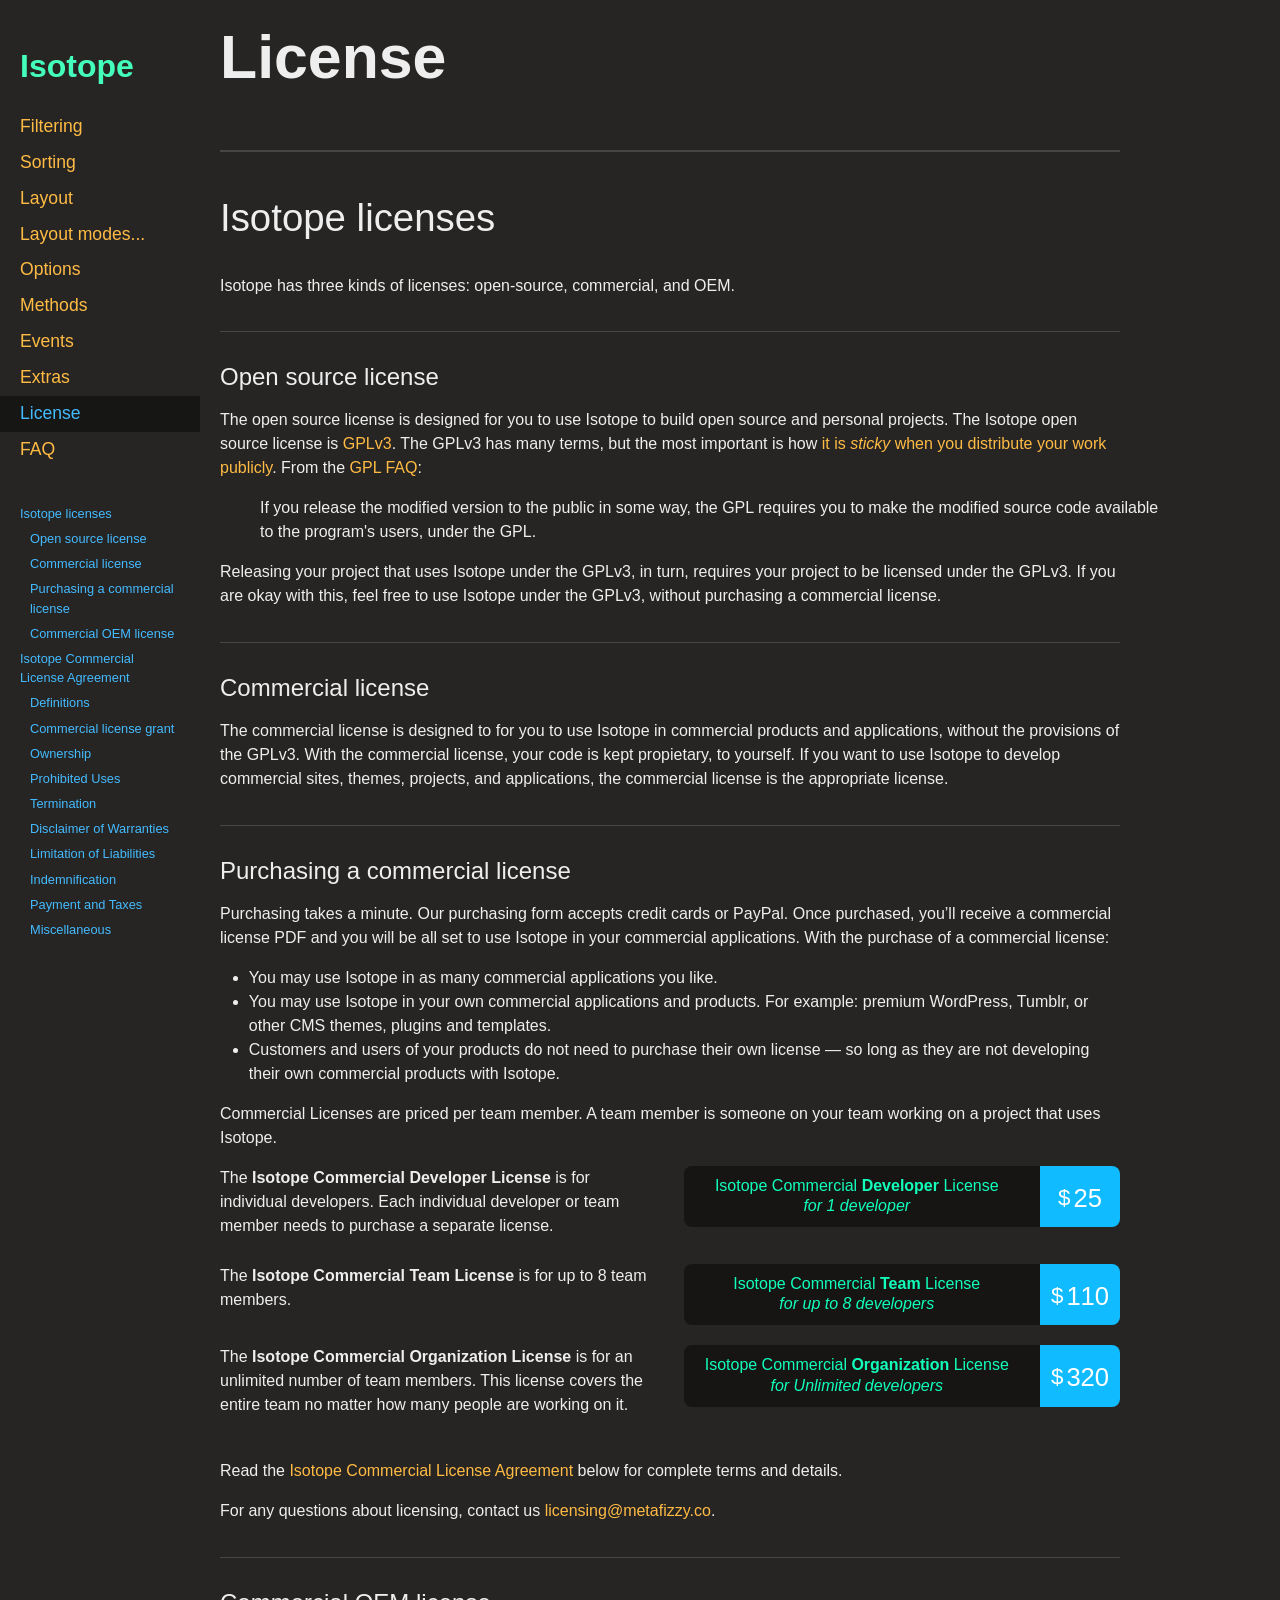
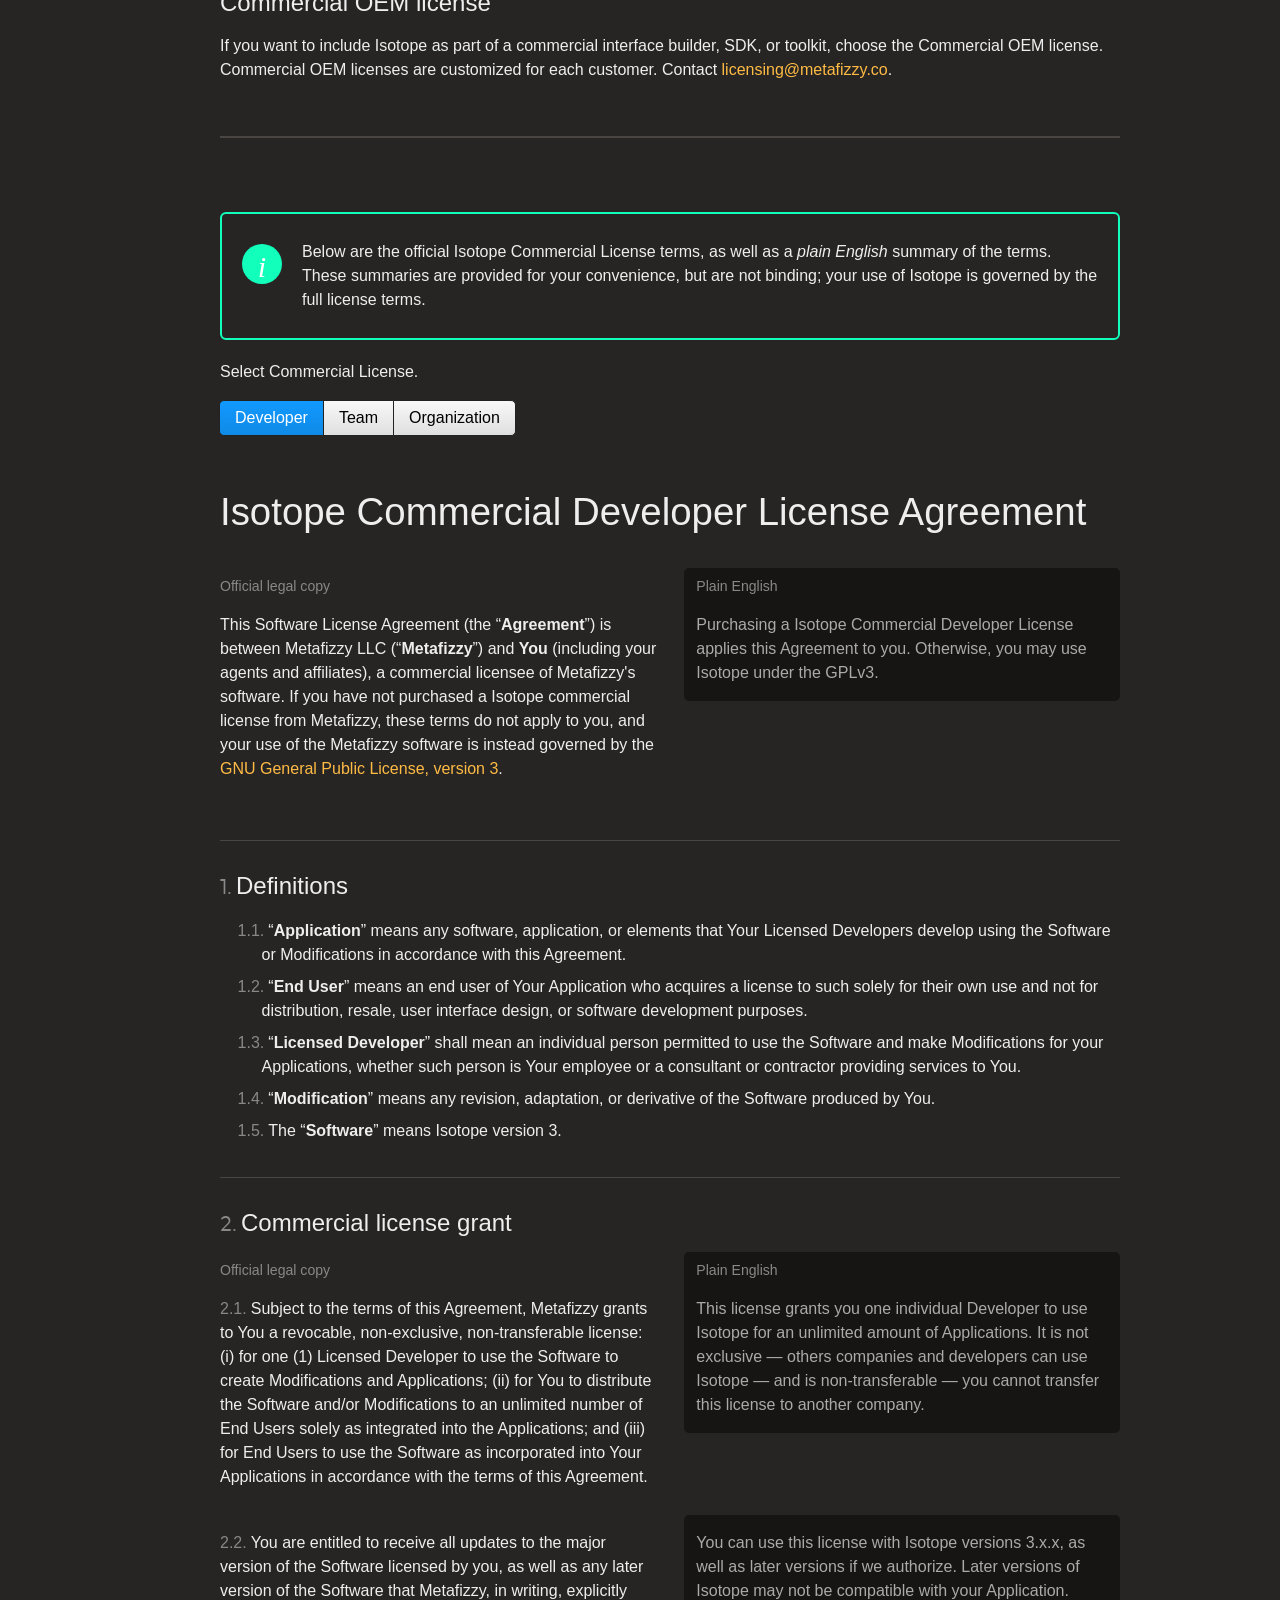
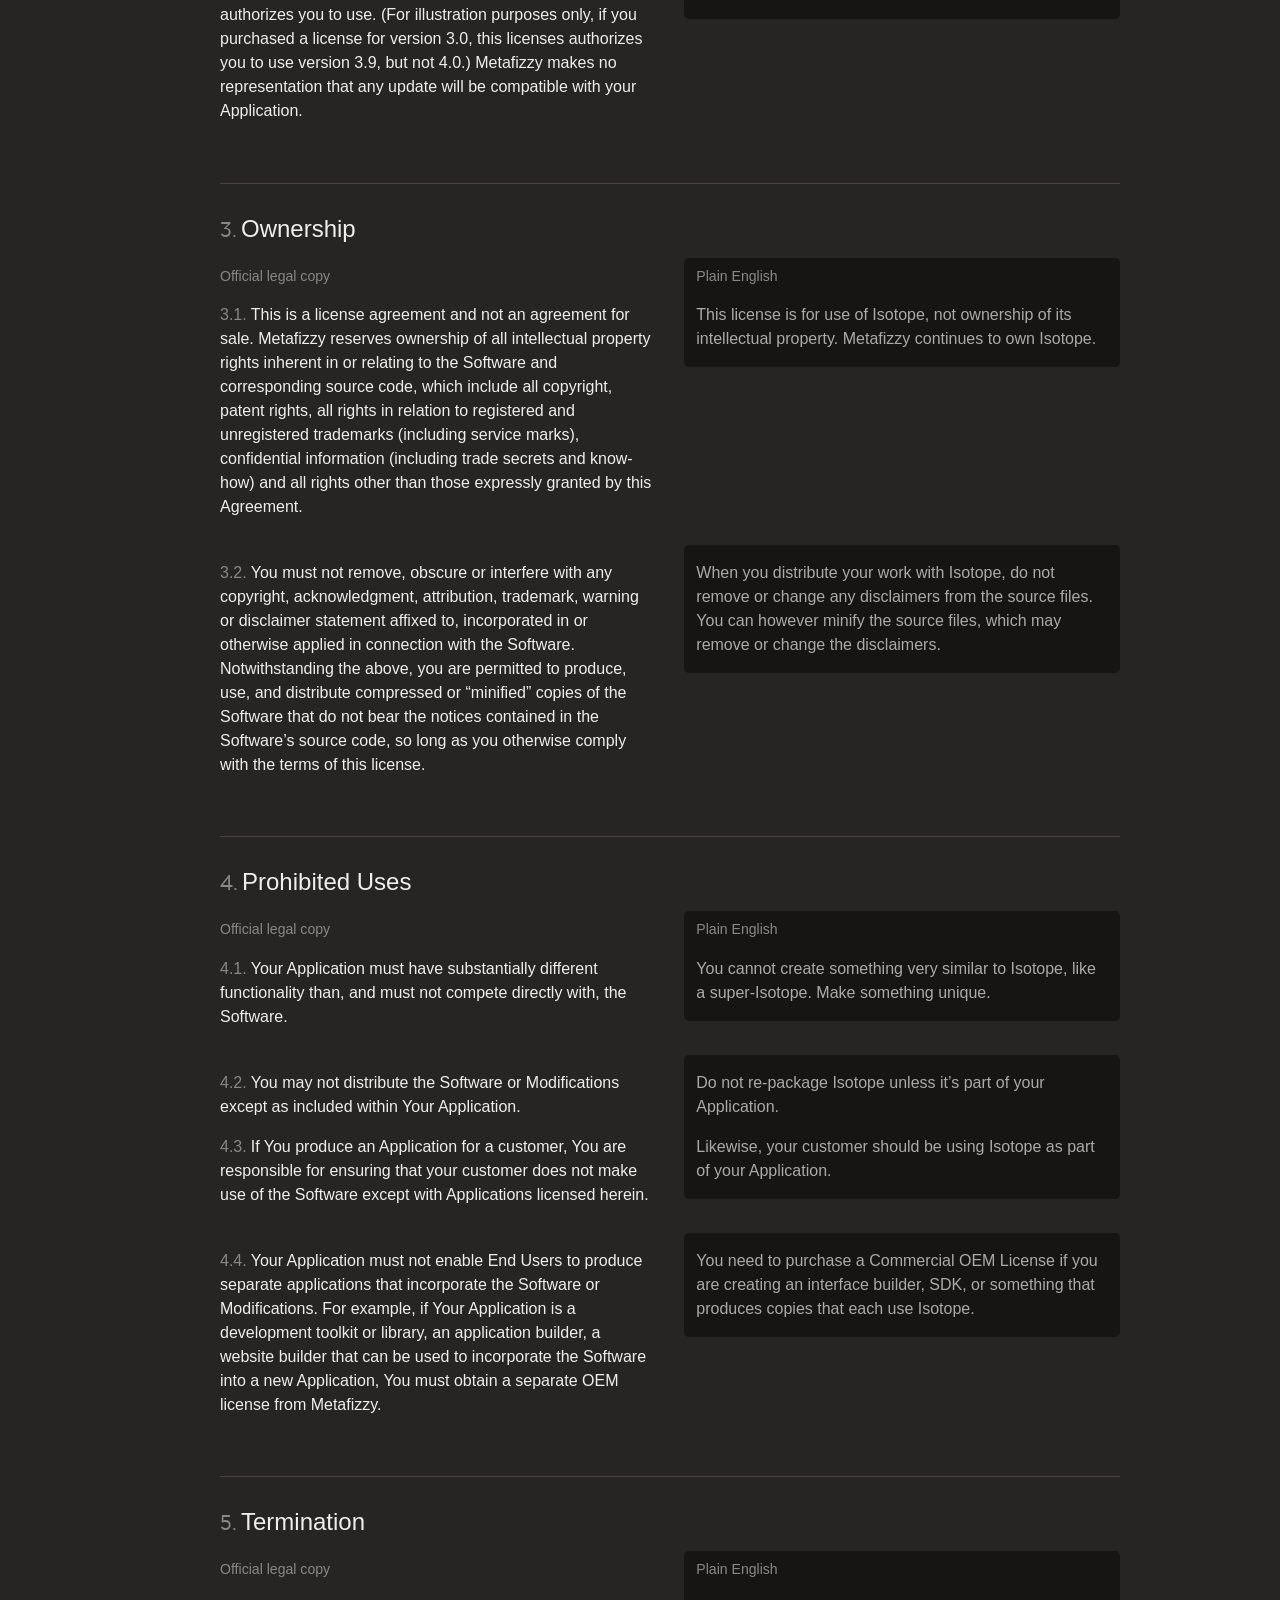
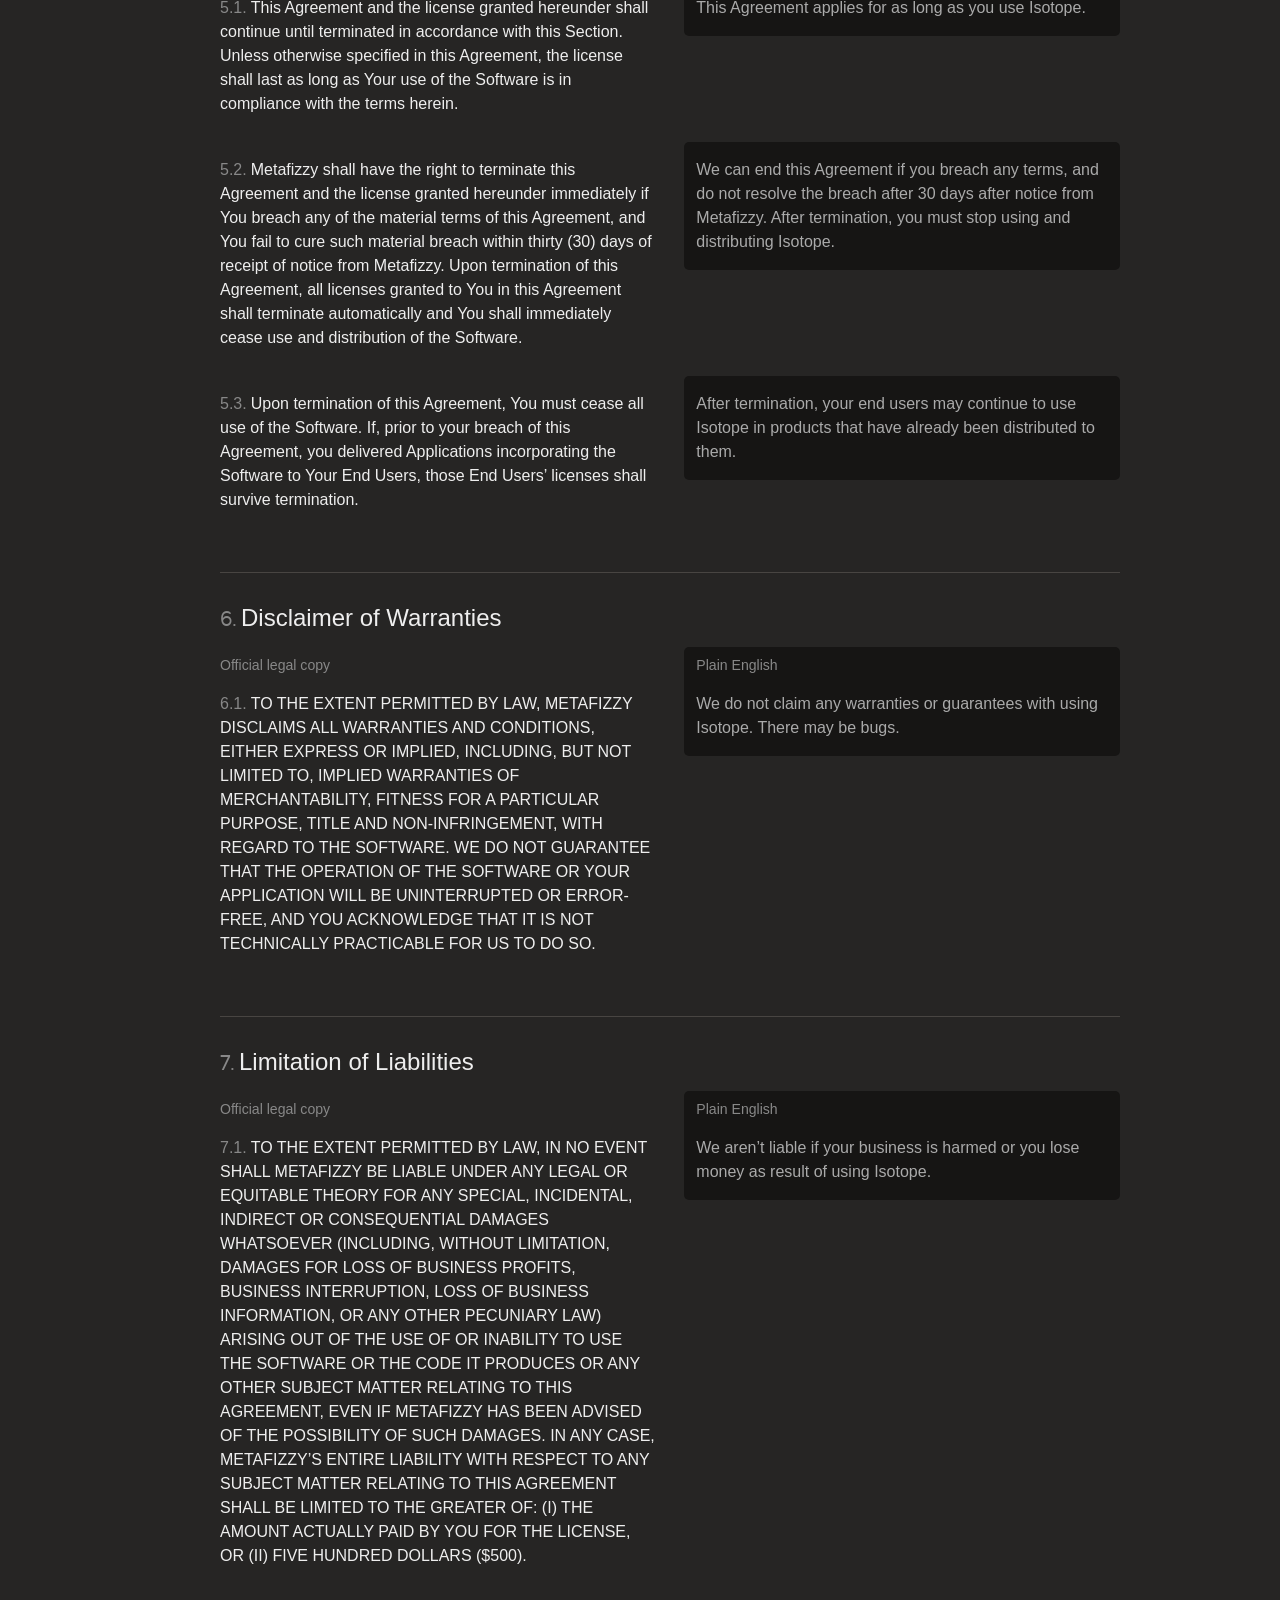
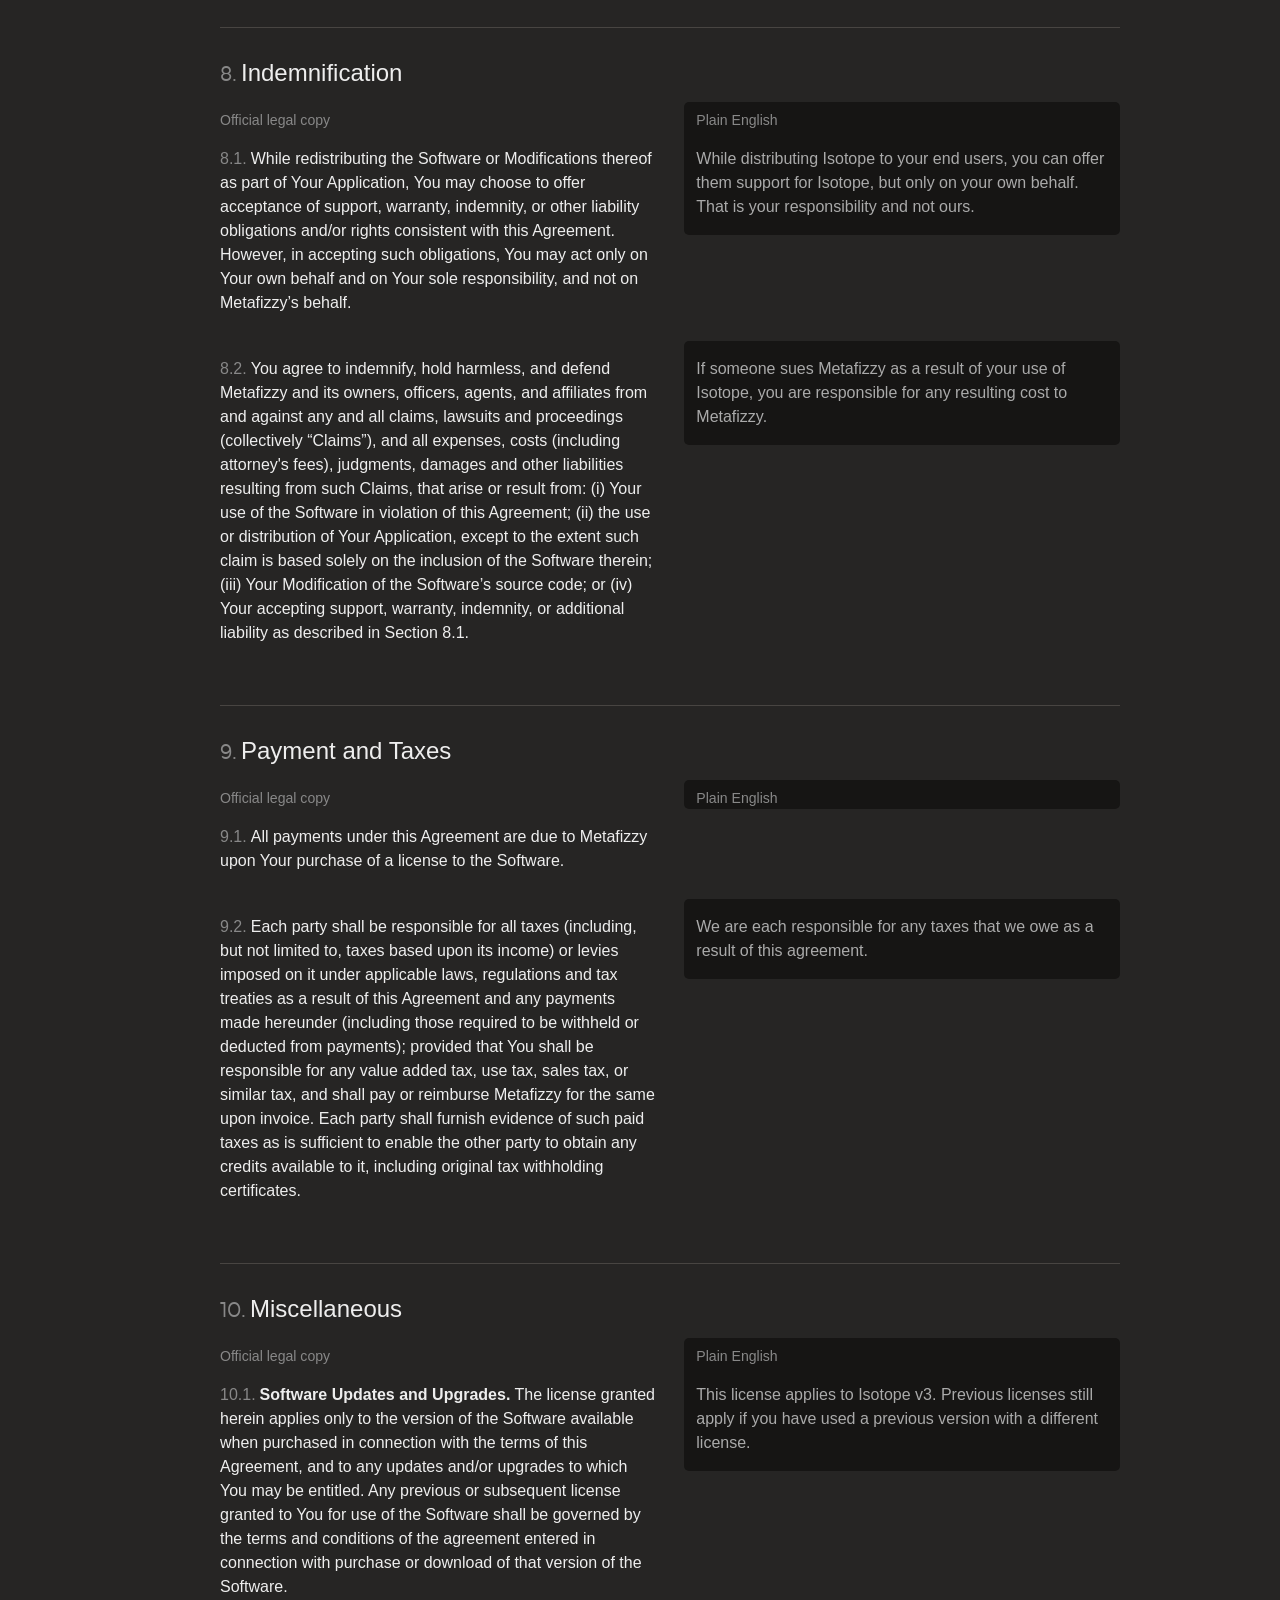
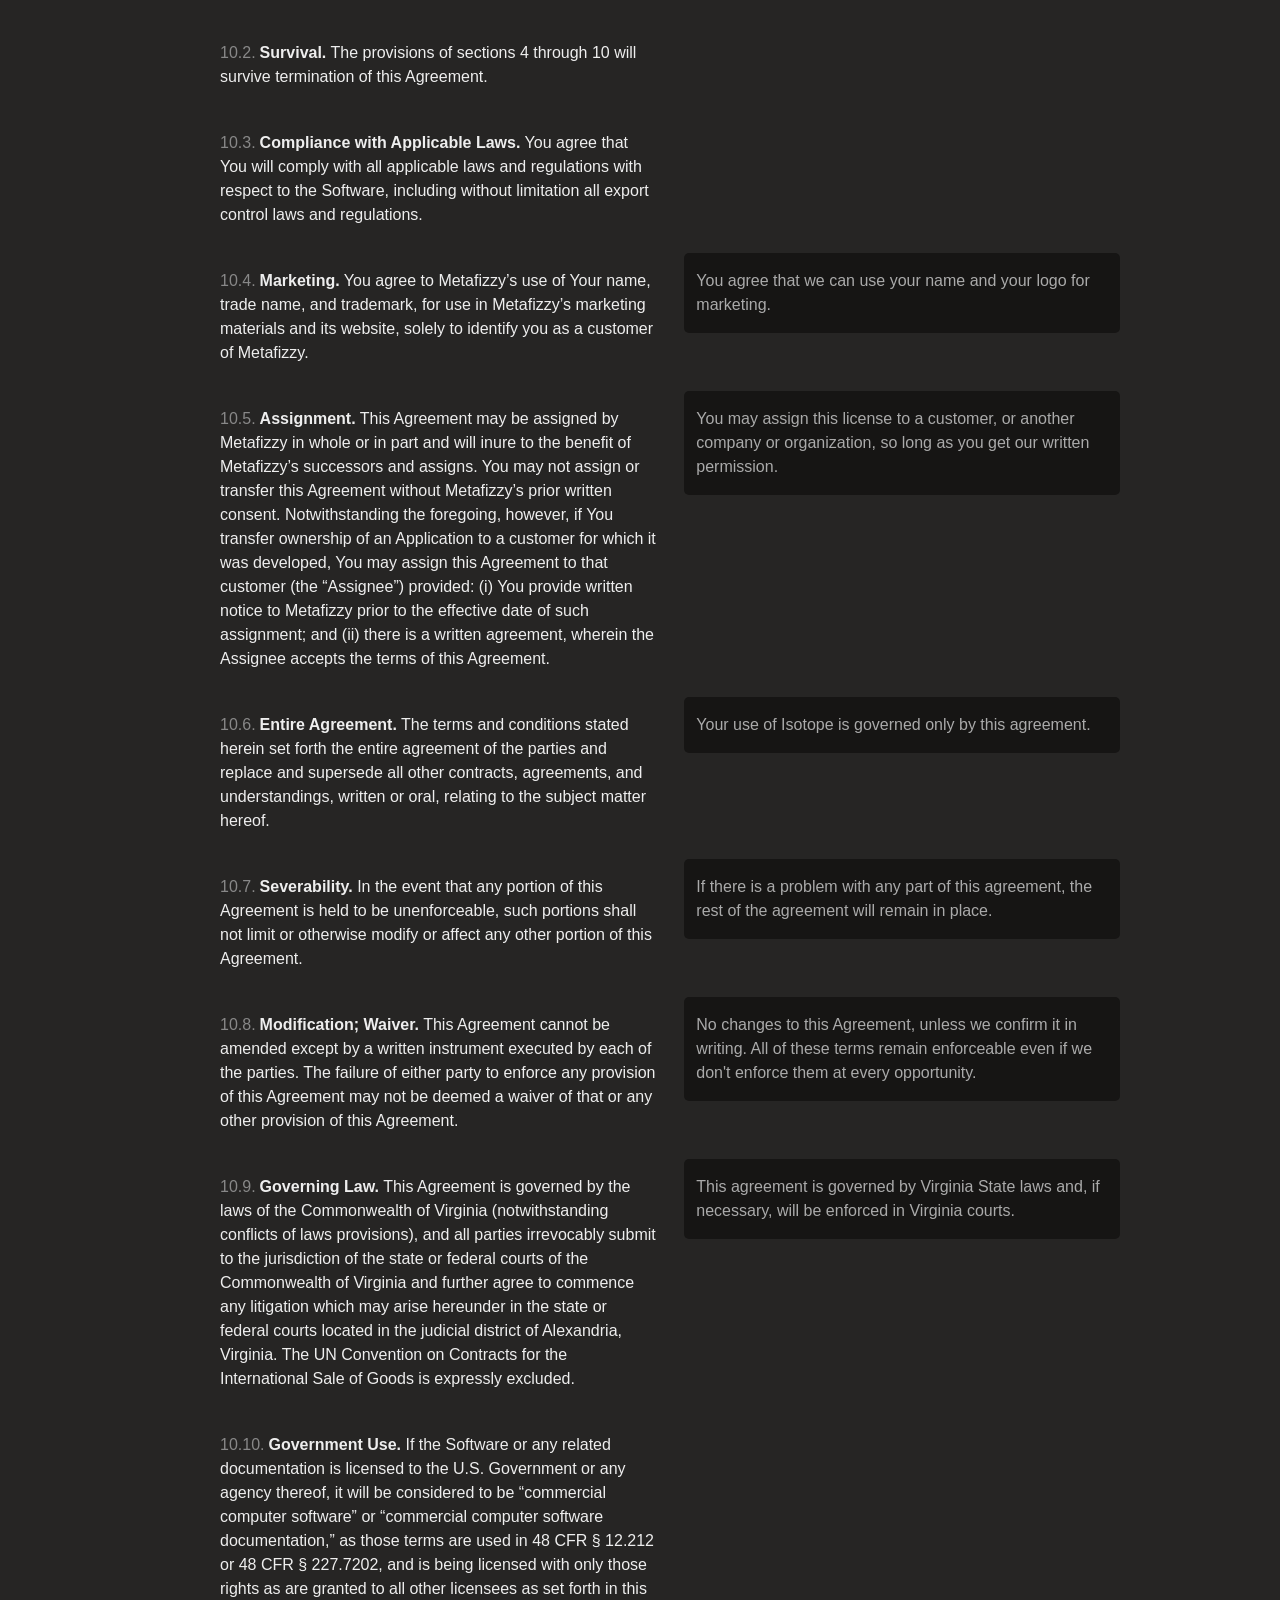
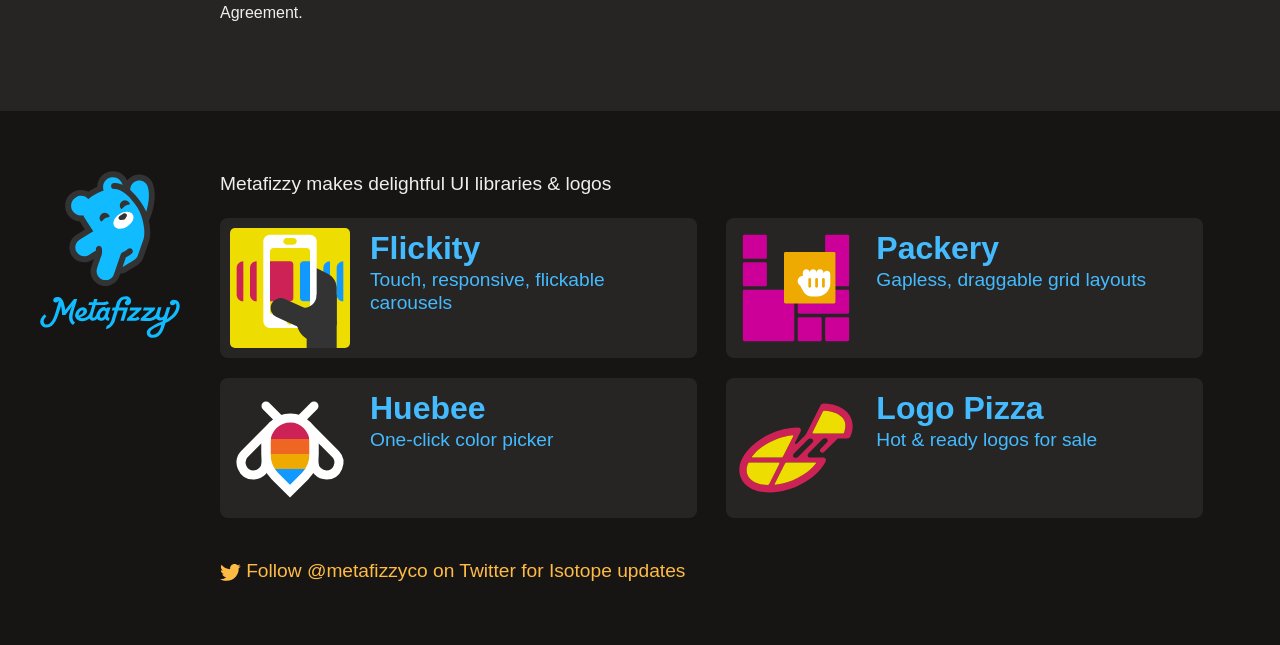
<file: assets/isotope-docs/license.html>
<!doctype html>
<html class="export" lang="en">
<head>
  <meta charset="utf-8">
  <meta http-equiv="x-ua-compatible" content="ie=edge">
  <meta name="viewport" content="width=device-width">
  <meta name="description" content="filter &amp; sort magical layouts">

  <title>Isotope &#xB7; License</title>

    <!-- Isotope does not require any CSS files -->
    <link rel="stylesheet" href="css/isotope-docs.css?3" media="screen">

  <meta name="twitter:card" content="summary">
  <meta name="twitter:site" content="@metafizzyco">
  <meta name="twitter:url" content="http://isotope.metafizzy.co/.html">
  <meta name="twitter:title" content="Isotope License">
  <meta name="twitter:description" content="filter &amp; sort magical layouts">

</head>
<body class="page--license">

  <div class="nav">
    <h1 class="nav__title"><a href=".">Isotope</a></h1>
  
    <ol class="site-nav">
      <li class="site-nav__item site-nav__item--filtering">
        <a class="site-nav__item__link" href="filtering.html">Filtering</a></li>
      <li class="site-nav__item site-nav__item--sorting">
        <a class="site-nav__item__link" href="sorting.html">Sorting</a></li>
      <li class="site-nav__item site-nav__item--layout ">
        <a class="site-nav__item__link" href="layout.html">Layout</a>
      </li>
      <li class="site-nav__item site-nav__item--layout-modes sub-nav-parent">
        <a class="site-nav__item__link" href="layout-modes.html">Layout modes</a>
        <ul class="sub-nav">
            <li class="sub-nav__item sub-nav__item--masonry">
              <a class="sub-nav__item__link" href="layout-modes/masonry.html">masonry</a></li>
            <li class="sub-nav__item sub-nav__item--fitrows">
              <a class="sub-nav__item__link" href="layout-modes/fitrows.html">fitRows</a></li>
            <li class="sub-nav__item sub-nav__item--vertical">
              <a class="sub-nav__item__link" href="layout-modes/vertical.html">vertical</a></li>
            <li class="sub-nav__item sub-nav__item--packery">
              <a class="sub-nav__item__link" href="layout-modes/packery.html">packery</a></li>
            <li class="sub-nav__item sub-nav__item--cellsbyrow">
              <a class="sub-nav__item__link" href="layout-modes/cellsbyrow.html">cellsByRow</a></li>
            <li class="sub-nav__item sub-nav__item--masonryhorizontal">
              <a class="sub-nav__item__link" href="layout-modes/masonryhorizontal.html">masonryHorizontal</a></li>
            <li class="sub-nav__item sub-nav__item--fitcolumns">
              <a class="sub-nav__item__link" href="layout-modes/fitcolumns.html">fitColumns</a></li>
            <li class="sub-nav__item sub-nav__item--cellsbycolumn">
              <a class="sub-nav__item__link" href="layout-modes/cellsbycolumn.html">cellsByColumn</a></li>
            <li class="sub-nav__item sub-nav__item--horiz">
              <a class="sub-nav__item__link" href="layout-modes/horiz.html">horiz</a></li>
        </ul>
      </li>
      <li class="site-nav__item site-nav__item--options">
        <a class="site-nav__item__link" href="options.html">Options</a></li>
      <li class="site-nav__item site-nav__item--methods">
        <a class="site-nav__item__link" href="methods.html">Methods</a></li>
      <li class="site-nav__item site-nav__item--events">
        <a class="site-nav__item__link" href="events.html">Events</a></li>
      <li class="site-nav__item site-nav__item--extras">
        <a class="site-nav__item__link" href="extras.html">Extras</a></li>
      <li class="site-nav__item site-nav__item--license">
        <a class="site-nav__item__link" href="license.html">License</a></li>
      <li class="site-nav__item site-nav__item--faq">
        <a class="site-nav__item__link" href="faq.html">FAQ</a></li>
    </ol>
  
    <ul class="page-nav" data-js="page-nav">
<li class="page-nav__item page-nav__item--h2"><a href="#isotope-licenses">Isotope licenses</a></li>
<li class="page-nav__item page-nav__item--h3"><a href="#open-source-license">Open source license</a></li>
<li class="page-nav__item page-nav__item--h3"><a href="#commercial-license">Commercial license</a></li>
<li class="page-nav__item page-nav__item--h3"><a href="#purchasing-a-commercial-license">Purchasing a commercial license</a></li>
<li class="page-nav__item page-nav__item--h3"><a href="#commercial-oem-license">Commercial OEM license</a></li>
<li class="page-nav__item page-nav__item--h2"><a href="#isotope-commercial-license-agreement">Isotope Commercial License&#xA0;Agreement</a></li>
<li class="page-nav__item page-nav__item--h3"><a href="#definitions">Definitions</a></li>
<li class="page-nav__item page-nav__item--h3"><a href="#commercial-license-grant">Commercial license grant</a></li>
<li class="page-nav__item page-nav__item--h3"><a href="#ownership">Ownership</a></li>
<li class="page-nav__item page-nav__item--h3"><a href="#prohibited-uses">Prohibited Uses</a></li>
<li class="page-nav__item page-nav__item--h3"><a href="#termination">Termination</a></li>
<li class="page-nav__item page-nav__item--h3"><a href="#disclaimer-of-warranties">Disclaimer of Warranties</a></li>
<li class="page-nav__item page-nav__item--h3"><a href="#limitation-of-liabilities">Limitation of Liabilities</a></li>
<li class="page-nav__item page-nav__item--h3"><a href="#indemnification">Indemnification</a></li>
<li class="page-nav__item page-nav__item--h3"><a href="#payment-and-taxes">Payment and Taxes</a></li>
<li class="page-nav__item page-nav__item--h3"><a href="#miscellaneous">Miscellaneous</a></li>
</ul>
  </div>


  <div id="content" class="main">
    <div class="container">
        <h1>License</h1>


<h2 id="isotope-licenses">Isotope licenses</h2>

<p>Isotope has three kinds of licenses: open-source, commercial, and OEM.</p>


<h3 id="open-source-license">Open source license</h3>

<p>The open source license is designed for you to use Isotope to build open source and personal projects. The Isotope open source license is <a href="https://www.gnu.org/licenses/gpl-3.0.html">GPLv3</a>. The GPLv3 has many terms, but the most important is how <a href="https://www.gnu.org/licenses/gpl-3.0.html#section5">it is <em>sticky</em> when you distribute your work publicly</a>. From the <a href="https://www.gnu.org/licenses/gpl-faq.html#GPLRequireSourcePostedPublic">GPL FAQ</a>:</p>

<blockquote>
  <p>If you release the modified version to the public in some way, the GPL requires you to make the modified source code available to the program&apos;s users, under the GPL.</p>
</blockquote>

<p>Releasing your project that uses Isotope under the GPLv3, in turn, requires your project to be licensed under the GPLv3. If you are okay with this, feel free to use Isotope under the GPLv3, without purchasing a commercial license.</p>


<h3 id="commercial-license">Commercial license</h3>

<p>The commercial license is designed to for you to use Isotope in commercial products and applications, without the provisions of the GPLv3. With the commercial license, your code is kept propietary, to yourself. If you want to use Isotope to develop commercial sites, themes, projects, and applications, the commercial license is the appropriate license.</p>


<h3 id="purchasing-a-commercial-license">Purchasing a commercial license</h3>

<p>Purchasing takes a minute. Our purchasing form accepts credit cards or PayPal. Once purchased, you&#x2019;ll receive a commercial license PDF and you will be all set to use Isotope in your commercial applications. With the purchase of a commercial license:</p>

<ul>
  <li>You may use Isotope in as many commercial applications you like.</li>
  <li>You may use Isotope in your own commercial applications and products. For example: premium WordPress, Tumblr, or other CMS themes, plugins and templates.</li>
  <li>Customers and users of your products do not need to purchase their own license &#x2014; so long as they are not developing their own commercial products with Isotope.</li>
</ul>

<p>Commercial Licenses are priced per team member. A team member is someone on your team working on a project that uses Isotope.</p>

<div class="duo">
  <div class="duo__cell duo__cell--license-option">
    <p>The <strong>Isotope Commercial Developer License</strong> is for individual developers. Each individual developer or team member needs to purchase a separate license.</p>
  </div>
  <div class="duo__cell">
      <a class="buy-button" href="https://gum.co/isotope-dev">
        <span class="buy-button__project">Isotope Commercial</span>
        <span class="buy-button__title">Developer</span>
        <span class="buy-button__license">License</span>
        <span class="buy-button__for">for 1 developer</span>
        <span class="buy-button__price">
          <span class="buy-button__price__dollar">$</span><span class="buy-button__price__value">25</span>
        </span>
      </a>
  </div>
</div>

<div class="duo">
  <div class="duo__cell duo__cell--license-option">
    <p>The <strong>Isotope Commercial Team License</strong> is for up to 8 team members.</p>
  </div>
  <div class="duo__cell">
      <a class="buy-button" href="https://gum.co/isotope-team">
        <span class="buy-button__project">Isotope Commercial</span>
        <span class="buy-button__title">Team</span>
        <span class="buy-button__license">License</span>
        <span class="buy-button__for">for up to 8 developers</span>
        <span class="buy-button__price">
          <span class="buy-button__price__dollar">$</span><span class="buy-button__price__value">110</span>
        </span>
      </a>
  </div>
</div>

<div class="duo">
  <div class="duo__cell duo__cell--license-option">
    <p>The <strong>Isotope Commercial Organization License</strong> is for an unlimited number of team members. This license covers the entire team no matter how many people are working on it.</p>
  </div>
  <div class="duo__cell">
      <a class="buy-button" href="https://gum.co/isotope-org">
        <span class="buy-button__project">Isotope Commercial</span>
        <span class="buy-button__title">Organization</span>
        <span class="buy-button__license">License</span>
        <span class="buy-button__for">for Unlimited developers</span>
        <span class="buy-button__price">
          <span class="buy-button__price__dollar">$</span><span class="buy-button__price__value">320</span>
        </span>
      </a>
  </div>
</div>

<p>Read the <a href="#isotope-commercial-license-agreement">Isotope Commercial License Agreement</a> below for complete terms and details.</p>

<p>For any questions about licensing, contact us <a href="mailto:licensing@metafizzy.co">licensing@metafizzy.co</a>.</p>


<h3 id="commercial-oem-license">Commercial OEM license</h3>

<p>If you want to include Isotope as part of a commercial interface builder, SDK, or toolkit, choose the Commercial OEM license. Commercial OEM licenses are customized for each customer. Contact <a href="mailto:licensing@metafizzy.co">licensing@metafizzy.co</a>.</p>


<div class="commercial-license-agreement" data-js="commercial-license-agreement">

  <h2 id="isotope-commercial-license-agreement">Isotope Commercial License&#xA0;Agreement</h2>

  <div class="call-out call-out--chill">
    <p>Below are the official Isotope Commercial License terms, as well as a <em>plain English</em> summary of the terms. These summaries are provided for your convenience, but are not binding; your use of Isotope is governed by the full license terms.</p>
  </div>

  <p>Select Commercial License.</p>

  <div class="button-group button-row">
    <button class="button button--developer is-selected" data-license-option="developer">Developer</button>
    <button class="button button--team" data-license-option="team">Team</button>
    <button class="button button--organization" data-license-option="organization">Organization</button>
  </div>

  <div class="duo duo--legal duo--legal--first">
    <div class="duo__cell duo--legal__official">
      <p id="agreement-p1">This Software License Agreement (the &#x201C;<strong>Agreement</strong>&#x201D;) is between Metafizzy LLC (&#x201C;<strong>Metafizzy</strong>&#x201D;) and <strong>You</strong> (including your agents and affiliates), a commercial licensee of Metafizzy&apos;s software. If you have not purchased a Isotope commercial license from Metafizzy, these terms do not apply to you, and your use of the Metafizzy software is instead governed by the <a href="https://www.gnu.org/licenses/gpl-3.0.html">GNU General Public License, version 3</a>.</p>
    </div>
    <div class="duo__cell duo--legal__plain">
      <p>Purchasing a Isotope Commercial <span data-license-property="title"></span> License applies this Agreement to you. Otherwise, you may use Isotope under the GPLv3.</p>
    </div>
  </div>

  <h3 id="definitions">Definitions</h3>

  <ol class="cla__definitions-list">
    <li>&#x201C;<strong>Application</strong>&#x201D; means any software, application, or elements that Your Licensed Developers develop using the Software or Modifications in accordance with this Agreement.</li>
    <li>&#x201C;<strong>End User</strong>&#x201D; means an end user of Your Application who acquires a license to such solely for their own use and not for distribution, resale, user interface design, or software development purposes.</li>
    <li>&#x201C;<strong>Licensed Developer</strong>&#x201D; shall mean an individual person permitted to use the Software and make Modifications for your Applications, whether such person is Your employee or a consultant or contractor providing services to You. </li>
    <li>&#x201C;<strong>Modification</strong>&#x201D; means any revision, adaptation, or derivative of the Software produced by You.</li>
    <li>The &#x201C;<strong>Software</strong>&#x201D; means Isotope version 3.</li>
  </ol>

  <h3 id="commercial-license-grant">Commercial license grant</h3>

  <div class="duo duo--legal duo--legal--first">
    <div class="duo__cell duo--legal__official">
      <p id="grant-p1" class="cla__part">Subject to the terms of this Agreement, Metafizzy grants to You a revocable, non-exclusive, non-transferable license: (i) for <span data-license-property="for-official">one (1) Licensed Developer</span> to use the Software to create Modifications and Applications; (ii) for You to distribute the Software and/or Modifications to an unlimited number of End Users solely as integrated into the Applications; and (iii) for End Users to use the Software as incorporated into Your Applications in accordance with the terms of this Agreement.</p>
    </div>
    <div class="duo__cell duo--legal__plain">
      <p>This license grants you <span data-license-property="for-plain">one individual Developer</span> to use Isotope for an unlimited amount of Applications. It is not exclusive &#x2014; others companies and developers can use Isotope &#x2014; and is non-transferable &#x2014; you cannot transfer this license to another company.</p>
    </div>
  </div>

  <div class="duo duo--legal">
    <div class="duo__cell duo--legal__official">
      <p id="grant-p2" class="cla__part">You are entitled to receive all updates to the major version of the Software licensed by you, as well as any later version of the Software that Metafizzy, in writing, explicitly authorizes you to use. (For illustration purposes only, if you purchased a license for version 3.0, this licenses authorizes you to use version 3.9, but not 4.0.) Metafizzy makes no representation that any update will be compatible with your Application.</p>
    </div>
    <div class="duo__cell duo--legal__plain">
      <p>You can use this license with Isotope versions 3.x.x, as well as later versions if we authorize. Later versions of Isotope may not be compatible with your Application.</p>
    </div>
  </div>

  <h3 id="ownership">Ownership</h3>

  <div class="duo duo--legal duo--legal--first">
    <div class="duo__cell duo--legal__official">
      <p id="ownership-p1" class="cla__part">This is a license agreement and not an agreement for sale. Metafizzy reserves ownership of all intellectual property rights inherent in or relating to the Software and corresponding source code, which include all copyright, patent rights, all rights in relation to registered and unregistered trademarks (including service marks), confidential information (including trade secrets and know-how) and all rights other than those expressly granted by this Agreement.</p>
    </div>
    <div class="duo__cell duo--legal__plain">
      <p>This license is for use of Isotope, not ownership of its intellectual property. Metafizzy continues to own Isotope.</p>
    </div>
  </div>

  <div class="duo duo--legal">
    <div class="duo__cell duo--legal__official">
      <p id="ownership-p2" class="cla__part">You must not remove, obscure or interfere with any copyright, acknowledgment, attribution, trademark, warning or disclaimer statement affixed to, incorporated in or otherwise applied in connection with the Software. Notwithstanding the above, you are permitted to produce, use, and distribute compressed or &#x201C;minified&#x201D; copies of the Software that do not bear the notices contained in the Software&#x2019;s source code, so long as you otherwise comply with the terms of this license.</p>
    </div>
    <div class="duo__cell duo--legal__plain">
      <p>When you distribute your work with Isotope, do not remove or change any disclaimers from the source files. You can however minify the source files, which may remove or change the disclaimers.</p>
    </div>
  </div>

  <h3 id="prohibited-uses">Prohibited Uses</h3>

  <div class="duo duo--legal duo--legal--first">
    <div class="duo__cell duo--legal__official">
      <p id="prohibited-p1" class="cla__part">Your Application must have substantially different functionality than, and must not compete directly with, the Software.</p>
    </div>
    <div class="duo__cell duo--legal__plain">
      <p>You cannot create something very similar to Isotope, like a super-Isotope. Make something unique.</p>
    </div>
  </div>

  <div class="duo duo--legal">
    <div class="duo__cell duo--legal__official">
      <p id="prohibited-p2" class="cla__part">You may not distribute the Software or Modifications except as included within Your Application.</p> 
      <p id="prohibited-p3" class="cla__part">If You produce an Application for a customer, You are responsible for ensuring that your customer does not make use of the Software except with Applications licensed herein.</p>
    </div>
    <div class="duo__cell duo--legal__plain">
      <p>Do not re-package Isotope unless it&#x2019;s part of your Application.</p>
      <p>Likewise, your customer should be using Isotope as part of your Application.</p>
    </div>
  </div>

  <div class="duo duo--legal">
    <div class="duo__cell duo--legal__official">
      <p id="prohibited-p4" class="cla__part">Your Application must not enable End Users to produce separate applications that incorporate the Software or Modifications. For example, if Your Application is a development toolkit or library, an application builder, a website builder that can be used to incorporate the Software into a new Application, You must obtain a separate OEM license from Metafizzy.</p>
    </div>
    <div class="duo__cell duo--legal__plain">
      <p>You need to purchase a Commercial OEM License if you are creating an interface builder, SDK, or something that produces copies that each use Isotope.</p>
    </div>
  </div>

  <h3 id="termination">Termination</h3>

  <div class="duo duo--legal  duo--legal--first">
    <div class="duo__cell duo--legal__official">
      <p id="termination-p1" class="cla__part">This Agreement and the license granted hereunder shall continue until terminated in accordance with this Section. Unless otherwise specified in this Agreement, the license shall last as long as Your use of the Software is in compliance with the terms herein. </p>
    </div>
    <div class="duo__cell duo--legal__plain">
      <p>This Agreement applies for as long as you use Isotope.</p>
    </div>
  </div>

  <div class="duo duo--legal">
    <div class="duo__cell duo--legal__official">
      <p id="termination-p2" class="cla__part">Metafizzy shall have the right to terminate this Agreement and the license granted hereunder immediately if You breach any of the material terms of this Agreement, and You fail to cure such material breach within thirty (30) days of receipt of notice from Metafizzy. Upon termination of this Agreement, all licenses granted to You in this Agreement shall terminate automatically and You shall immediately cease use and distribution of the Software.</p>
    </div>
    <div class="duo__cell duo--legal__plain">
      <p>We can end this Agreement if you breach any terms, and do not resolve the breach after 30 days after notice from Metafizzy. After termination, you must stop using and distributing Isotope.</p>
    </div>
  </div>

  <div class="duo duo--legal">
    <div class="duo__cell duo--legal__official">
      <p id="termination-p3" class="cla__part">Upon termination of this Agreement, You must cease all use of the Software. If, prior to your breach of this Agreement, you delivered Applications incorporating the Software to Your End Users, those End Users&#x2019; licenses shall survive termination.</p>
    </div>
    <div class="duo__cell duo--legal__plain">
      <p>After termination, your end users may continue to use Isotope in products that have already been distributed to them.</p>
    </div>
  </div>

  <h3 id="disclaimer-of-warranties">Disclaimer of Warranties</h3>

  <div class="duo duo--legal duo--legal--first">
    <div class="duo__cell duo--legal__official">
      <p class="cla__part">TO THE EXTENT PERMITTED BY LAW, METAFIZZY DISCLAIMS ALL WARRANTIES AND CONDITIONS, EITHER EXPRESS OR IMPLIED, INCLUDING, BUT NOT LIMITED TO, IMPLIED WARRANTIES OF MERCHANTABILITY, FITNESS FOR A PARTICULAR PURPOSE, TITLE AND NON-INFRINGEMENT, WITH REGARD TO THE SOFTWARE. WE DO NOT GUARANTEE THAT THE OPERATION OF THE SOFTWARE OR YOUR APPLICATION WILL BE UNINTERRUPTED OR ERROR-FREE, AND YOU ACKNOWLEDGE THAT IT IS NOT TECHNICALLY PRACTICABLE FOR US TO DO SO.</p>
    </div>
    <div class="duo__cell duo--legal__plain">
      <p>We do not claim any warranties or guarantees with using Isotope. There may be bugs.</p>
    </div>
  </div>

  <h3 id="limitation-of-liabilities">Limitation of Liabilities</h3>

  <div class="duo duo--legal duo--legal--first">
    <div class="duo__cell duo--legal__official">
      <p class="cla__part">TO THE EXTENT PERMITTED BY LAW, IN NO EVENT SHALL METAFIZZY BE LIABLE UNDER ANY LEGAL OR EQUITABLE THEORY FOR ANY SPECIAL, INCIDENTAL, INDIRECT OR CONSEQUENTIAL DAMAGES WHATSOEVER (INCLUDING, WITHOUT LIMITATION, DAMAGES FOR LOSS OF BUSINESS PROFITS, BUSINESS INTERRUPTION, LOSS OF BUSINESS INFORMATION, OR ANY OTHER PECUNIARY LAW) ARISING OUT OF THE USE OF OR INABILITY TO USE THE SOFTWARE OR THE CODE IT PRODUCES OR ANY OTHER SUBJECT MATTER RELATING TO THIS AGREEMENT, EVEN IF METAFIZZY HAS BEEN ADVISED OF THE POSSIBILITY OF SUCH DAMAGES. IN ANY CASE, METAFIZZY&#x2019;S ENTIRE LIABILITY WITH RESPECT TO ANY SUBJECT MATTER RELATING TO THIS AGREEMENT SHALL BE LIMITED TO THE GREATER OF: (I) THE AMOUNT ACTUALLY PAID BY YOU FOR THE LICENSE, OR (II) FIVE HUNDRED DOLLARS ($500).</p>
    </div>
    <div class="duo__cell duo--legal__plain">
      <p>We aren&#x2019;t liable if your business is harmed or you lose money as
  result of using Isotope.</p>
    </div>
  </div>

  <h3 id="indemnification">Indemnification</h3>

  <div class="duo duo--legal duo--legal--first">
    <div class="duo__cell duo--legal__official">
      <p class="cla__part">While redistributing the Software or Modifications thereof as part of Your Application, You may choose to offer acceptance of support, warranty, indemnity, or other liability obligations and/or rights consistent with this Agreement. However, in accepting such obligations, You may act only on Your own behalf and on Your sole responsibility, and not on Metafizzy&#x2019;s behalf. </p>
    </div>
    <div class="duo__cell duo--legal__plain">
      <p>While distributing Isotope to your end users, you can offer them support for Isotope, but only on your own behalf. That is your responsibility and not ours.</p>
    </div>
  </div>

  <div class="duo duo--legal">
    <div class="duo__cell duo--legal__official">
      <p class="cla__part">You agree to indemnify, hold harmless, and defend Metafizzy and its owners, officers, agents, and affiliates from and against any and all claims, lawsuits and proceedings (collectively &#x201C;Claims&#x201D;), and all expenses, costs (including attorney&apos;s fees), judgments, damages and other liabilities resulting from such Claims, that arise or result from: (i) Your use of the Software in violation of this Agreement; (ii) the use or distribution of Your Application, except to the extent such claim is based solely on the inclusion of the Software therein; (iii) Your Modification of the Software&#x2019;s source code; or (iv) Your accepting support, warranty, indemnity, or additional liability as described in Section 8.1.</p>
    </div>
    <div class="duo__cell duo--legal__plain">
      <p>If someone sues Metafizzy as a result of your use of Isotope, you are responsible for any resulting cost to Metafizzy.</p>
    </div>
  </div>

  <h3 id="payment-and-taxes">Payment and Taxes</h3>

  <div class="duo duo--legal duo--legal--first">
    <div class="duo__cell duo--legal__official">
      <p class="cla__part">All payments under this Agreement are due to Metafizzy upon Your purchase of a license to the Software.</p>
    </div>
    <div class="duo__cell duo--legal__plain">
    </div>
  </div>

  <div class="duo duo--legal">
    <div class="duo__cell duo--legal__official">
      <p class="cla__part">Each party shall be responsible for all taxes (including, but not limited to, taxes based upon its income) or levies imposed on it under applicable laws, regulations and tax treaties as a result of this Agreement and any payments made hereunder (including those required to be withheld or deducted from payments); provided that You shall be responsible for any value added tax, use tax, sales tax, or similar tax,  and shall pay or reimburse Metafizzy for the same upon invoice. Each party shall furnish evidence of such paid taxes as is sufficient to enable the other party to obtain any credits available to it, including original tax withholding certificates.</p>
    </div>
    <div class="duo__cell duo--legal__plain">
      <p>We are each responsible for any taxes that we owe as a result of this agreement.</p>
    </div>
  </div>

  <h3 id="miscellaneous">Miscellaneous</h3>

  <div class="duo duo--legal duo--legal--first">
    <div class="duo__cell duo--legal__official">
      <p class="cla__part"><strong>Software Updates and Upgrades.</strong> The license granted herein applies only to the version of the Software available when purchased in connection with the terms of this Agreement, and to any updates and/or upgrades to which You may be entitled. Any previous or subsequent license granted to You for use of the Software shall be governed by the terms and conditions of the agreement entered in connection with purchase or download of that version of the Software.</p>
    </div>
    <div class="duo__cell duo--legal__plain">
      <p>This license applies to Isotope v3. Previous licenses still apply if you have used a previous version with a different license.</p>
    </div>
  </div>

  <div class="duo duo--legal">
    <div class="duo__cell duo--legal__official">
      <p class="cla__part"><strong>Survival.</strong> The provisions of sections 4 through 10 will survive termination of this Agreement.</p>
    </div>
    <div class="duo__cell duo--legal__plain">
    </div>
  </div>

  <div class="duo duo--legal">
    <div class="duo__cell duo--legal__official">
      <p class="cla__part"><strong>Compliance with Applicable Laws.</strong> You agree that You will comply with all applicable laws and regulations with respect to the Software, including without limitation all export control laws and regulations.</p>
    </div>
    <div class="duo__cell duo--legal__plain">
    </div>
  </div>

  <div class="duo duo--legal">
    <div class="duo__cell duo--legal__official">
      <p class="cla__part"><strong>Marketing.</strong> You agree to Metafizzy&#x2019;s use of Your name, trade name, and trademark, for use in Metafizzy&#x2019;s marketing materials and its website, solely to identify you as a customer of Metafizzy.</p>
    </div>
    <div class="duo__cell duo--legal__plain">
      <p>You agree that we can use your name and your logo for marketing.</p>
    </div>
  </div>

  <div class="duo duo--legal">
    <div class="duo__cell duo--legal__official">
      <p class="cla__part"><strong>Assignment.</strong> This Agreement may be assigned by Metafizzy in whole or in part and will inure to the benefit of Metafizzy&#x2019;s successors and assigns. You may not assign or transfer this Agreement without Metafizzy&#x2019;s prior written consent. Notwithstanding the foregoing, however, if You transfer ownership of an Application to a customer for which it was developed, You may assign this Agreement to that customer (the &#x201C;Assignee&#x201D;) provided: (i) You provide written notice to Metafizzy prior to the effective date of such assignment; and (ii) there is a written agreement, wherein the Assignee accepts the terms of this Agreement.</p>
    </div>
    <div class="duo__cell duo--legal__plain">
      <p>You may assign this license to a customer, or another company or organization, so long as you get our written permission.</p>
    </div>
  </div>

  <div class="duo duo--legal">
    <div class="duo__cell duo--legal__official">
      <p class="cla__part"><strong>Entire Agreement.</strong> The terms and conditions stated herein set forth the entire agreement of the parties and replace and supersede all other contracts, agreements, and understandings, written or oral, relating to the subject matter hereof.</p>
    </div>
    <div class="duo__cell duo--legal__plain">
      <p>Your use of Isotope is governed only by this agreement.</p>
    </div>
  </div>

  <div class="duo duo--legal">
    <div class="duo__cell duo--legal__official">
      <p class="cla__part"><strong>Severability.</strong> In the event that any portion of this Agreement is held to be unenforceable, such portions shall not limit or otherwise modify or affect any other portion of this Agreement.</p>
    </div>
    <div class="duo__cell duo--legal__plain">
      <p>If there is a problem with any part of this agreement, the rest of the agreement will remain in place.</p>
    </div>
  </div>

  <div class="duo duo--legal">
    <div class="duo__cell duo--legal__official">
      <p class="cla__part"><strong>Modification; Waiver.</strong> This Agreement cannot be amended except by a written instrument executed by each of the parties. The failure of either party to enforce any provision of this Agreement may not be deemed a waiver of that or any other provision of this Agreement.</p>
    </div>
    <div class="duo__cell duo--legal__plain">
      <p>No changes to this Agreement, unless we confirm it in writing. All of these terms remain enforceable even if we don&apos;t enforce them at every opportunity.</p>
    </div>
  </div>

  <div class="duo duo--legal">
    <div class="duo__cell duo--legal__official">
      <p class="cla__part"><strong>Governing Law.</strong> This Agreement is governed by the laws of the Commonwealth of Virginia (notwithstanding conflicts of laws provisions), and all parties irrevocably submit to the jurisdiction of the state or federal courts of the Commonwealth of Virginia and further agree to commence any litigation which may arise hereunder in the state or federal courts located in the judicial district of Alexandria, Virginia. The UN Convention on Contracts for the International Sale of Goods is expressly excluded.</p>
    </div>
    <div class="duo__cell duo--legal__plain">
      <p>This agreement is governed by Virginia State laws and, if necessary, will be enforced in Virginia courts.</p>
    </div>
  </div>

  <div class="duo duo--legal">
    <div class="duo__cell duo--legal__official">
      <p class="cla__part"><strong>Government Use.</strong> If the Software or any related documentation is licensed to the U.S. Government or any agency thereof, it will be considered to be &#x201C;commercial computer software&#x201D; or &#x201C;commercial computer software documentation,&#x201D; as those terms are used in 48 CFR &#xA7; 12.212 or 48 CFR &#xA7; 227.7202, and is being licensed with only those rights as are granted to all other licensees as set forth in this Agreement.</p>
    </div>
    <div class="duo__cell duo--legal__plain">
    </div>
  </div>

</div> 

    </div>
  </div>

  <footer class="site-footer">
  
    <div class="container">
  
      <p class="site-footer__copy">Metafizzy makes delightful UI libraries &amp; logos</p>
  
      <div class="showcase">
      
        <ul class="showcase-item-list">
      
            <li class="showcase-item">
              <a class="showcase-item__link" href="http://flickity.metafizzy.co">
                <div class="showcase-item__image">
                    <svg class="flickity-illo" xmlns="http://www.w3.org/2000/svg" viewbox="0 0 360 360" width="100" height="100">
                      <path class="flickity-illo__color1" fill="#19F" d="M300 220L300 220c-11 0-20-9-20-20v-80c0-11 9-20 20-20h0V220z"/>
                      <path class="flickity-illo__color1" fill="#19F" d="M340 220L340 220c-11 0-20-9-20-20v-80c0-11 9-20 20-20h0V220z"/>
                      <path class="flickity-illo__color2" fill="#333" d="M320 290V180c0-18-10-35-27-43L240 110v180H320z"/>
                      <path class="flickity-illo__color3" fill="white" d="M240 300H120c-11 0-20-9-20-20V40c0-11 9-20 20-20h120c11 0 20 9 20 20v240C260 291 251 300 240 300z"/>
                      <path class="flickity-illo__color4" fill="#ED0" d="M230 260H130c-6 0-10-5-10-10V70c0-6 5-10 10-10h100c6 0 10 5 10 10v180 C240 256 236 260 230 260z"/>
                      <path class="flickity-illo__color2" fill="#333" d="M260 200h60v81c0 32-26 59-59 59h0c-34 0-61-27-61-61V240h20 C242 240 260 222 260 200L260 200z"/>
                      <path class="flickity-illo__color5" fill="#C25" d="M180 220h-60V100h60c6 0 10 5 10 10v100C190 216 186 220 180 220z"/>
                      <path class="flickity-illo__color1" fill="#19F" d="M240 220h-20c-6 0-10-5-10-10V110c0-6 5-10 10-10h20V220z"/>
                      <rect class="flickity-illo__color2" fill="#333" x="230" y="280" width="90" height="80"/>
                      <circle class="flickity-illo__color4" fill="#ED0" cx="180" cy="280" r="10"/>
                      <line class="flickity-illo__thumb" stroke="#333" stroke-width="60" stroke-linecap="round" x1="262" y1="290" x2="152" y2="240"/>
                      <path class="flickity-illo__color4" fill="#ED0" d="M190 50h-20c-6 0-10-5-10-10v0c0-6 5-10 10-10h20c6 0 10 5 10 10v0C200 46 196 50 190 50z"/>
                      <path class="flickity-illo__color5" fill="#C25" d="M80 220L80 220c-11 0-20-9-20-20v-80c0-11 9-20 20-20h0V220z"/>
                      <path class="flickity-illo__color5" fill="#C25" d="M40 220L40 220c-11 0-20-9-20-20v-80c0-11 9-20 20-20h0V220z"/>
                    </svg>
                </div>
                <div class="showcase-item__text">
                  <h3 class="showcase-item__title">Flickity</h3>
                  <p class="showcase-item__description">Touch, responsive, flickable carousels</p>
                </div>
              </a>
            </li>
      
            <li class="showcase-item">
              <a class="showcase-item__link" href="http://packery.metafizzy.co">
                <div class="showcase-item__image">
                    <svg class="packery-illo" xmlns="http://www.w3.org/2000/svg" viewbox="0 0 700 700" width="100" height="100">
                      <path class="packery-illo__item" fill="#C09" d="M172 180H48c-4 0-8-4-8-8V48c0-4 4-8 8-8h124c4 0 8 4 8 8v124C180 176 176 180 172 180z"/>
                      <path class="packery-illo__item" fill="#C09" d="M172 340H48c-4 0-8-4-8-8V208c0-4 4-8 8-8h124c4 0 8 4 8 8v124C180 336 176 340 172 340z"/>
                      <path class="packery-illo__item" fill="#C09" d="M492 660H368c-4 0-8-4-8-8V528c0-4 4-8 8-8h124c4 0 8 4 8 8v124C500 656 496 660 492 660z"/>
                      <path class="packery-illo__item" fill="#C09" d="M652 660H528c-4 0-8-4-8-8V528c0-4 4-8 8-8h124c4 0 8 4 8 8v124C660 656 656 660 652 660z"/>
                      <path class="packery-illo__item" fill="#C09" d="M652 500H368c-4 0-8-4-8-8V368c0-4 4-8 8-8h284c4 0 8 4 8 8v124C660 496 656 500 652 500z"/>
                      <path class="packery-illo__item" fill="#C09" d="M332 660H48c-4 0-8-4-8-8V368c0-4 4-8 8-8h284c4 0 8 4 8 8v284C340 656 336 660 332 660z"/>
                      <path class="packery-illo__item" fill="#C09" d="M652 340H528c-4 0-8-4-8-8V48c0-4 4-8 8-8h124c4 0 8 4 8 8v284C660 336 656 340 652 340z"/>
                      <path class="packery-illo__draggie" fill="#EA0" d="M572 440H288c-4 0-8-4-8-8V148c0-4 4-8 8-8h284c4 0 8 4 8 8v284C580 436 576 440 572 440z"/>
                      <g>
                        <path class="packery-illo__hand" fill="white" d="M530 250c-11 0-20 9-20 20v-10c0-11-9-20-20-20s-20 9-20 20c0-11-9-20-20-20s-20 9-20 20c0-11-9-20-20-20
                          s-20 9-20 20v20c-17 0-30 13-30 30c0 11 6 20 14 25l19 35c10 18 30 30 51 30h28
                          c43 0 78-35 78-78V270C550 259 541 250 530 250z"/>
                        <line class="packery-illo__hand-line" stroke="#EA0" fill="none" stroke-width="16" stroke-linecap="round" x1="430" y1="300" x2="430" y2="340"/>
                        <line class="packery-illo__hand-line" stroke="#EA0" fill="none" stroke-width="16" stroke-linecap="round" x1="470" y1="300" x2="470" y2="340"/>
                        <line class="packery-illo__hand-line" stroke="#EA0" fill="none" stroke-width="16" stroke-linecap="round" x1="510" y1="300" x2="510" y2="340"/>
                      </g>
                    </svg>
                </div>
                <div class="showcase-item__text">
                  <h3 class="showcase-item__title">Packery</h3>
                  <p class="showcase-item__description">Gapless, draggable grid layouts</p>
                </div>
              </a>
            </li>
      
            <li class="showcase-item">
              <a class="showcase-item__link" href="http://huebee.buzz">
                <div class="showcase-item__image">
                    <svg class="huebee-illo" xmlns="http://www.w3.org/2000/svg" viewbox="0 0 200 200" width="100" height="100">
                      <polygon class="huebee-illo__stripe4" fill="#19F" points="100,170 65,135 135,135 "/>
                      <rect class="huebee-illo__stripe3" fill="#EA0" x="65" y="110" width="70" height="25"/>
                      <rect class="huebee-illo__stripe2" fill="#E62" x="65" y="85" width="70" height="25"/>
                      <polygon class="huebee-illo__stripe1" fill="#C25" points="135,85 65,85 65,70 80,55 120,55 135,70 "/>
                      <path class="huebee-illo__line" stroke="#333" fill="none" stroke-width="15" d="M140 90c0-22-18-40-39-40C78 50 60 68 60 91V110c0 14 5 27 15 37
                        l25 25l25-25c10-10 15-23 15-37V90z"/>
                      <path class="huebee-illo__line" stroke="#333" fill="none" stroke-width="15" d="M60 74v50c0 11-9 21-21 21h0c-18 0-27-22-15-35L60 74z"/>
                      <path class="huebee-illo__line" stroke="#333" fill="none" stroke-width="15" d="M140 74v50c0 11 9 21 21 21h0c18 0 27-22 15-35L140 74z"/>
                      <line class="huebee-illo__line huebee-illo__antenna" stroke="#333" fill="none" stroke-width="15" stroke-linecap="round" x1="60" y1="30" x2="80" y2="50"/>
                      <line class="huebee-illo__line huebee-illo__antenna" stroke="#333" fill="none" stroke-width="15" stroke-linecap="round" x1="140" y1="30" x2="120" y2="50"/>
                    </svg>
                </div>
                <div class="showcase-item__text">
                  <h3 class="showcase-item__title">Huebee</h3>
                  <p class="showcase-item__description">One-click color picker</p>
                </div>
              </a>
            </li>
      
            <li class="showcase-item">
              <a class="showcase-item__link" href="http://logo.pizza">
                <div class="showcase-item__image">
                    <svg class="logo-pizza-illo" xmlns="http://www.w3.org/2000/svg" viewbox="0 0 700 700" width="100" height="100">
                      <path class="logo-pizza-illo__outline" fill="#C25" d="M513 91c-9-0-17 5-21 12l-80 160c-3 5-6 10-11 15l-47 47
                        c-5 5-12-1-9-7l32-64c5-11-2-23-14-23h-0c-121 0-268 70-327 180
                        C-9 497 35 609 196 609c138 0 279-85 327-180v0c5-11-2-23-14-23h-77c-13 0-19-15-10-24
                        l81-81c5-5 11-8 18-8l0 0c13 0 19 15 10 24L494 354c-6 6-6 14 0 20c3 3 6 4 10 4
                        c4 0 7-1 10-4l80-80h53c9 0 17-5 21-13C707 190 656 97 513 91z M334 281l-59 117
                        c-2 5-7 8-13 8H97c-4 0-6-4-3-7c49-64 143-114 236-124C333 275 335 278 334 281z
                         M70 441c2-4 6-7 10-7h168c4 0 7 4 5 8l-59 118c-2 4-6 6-11 6
                        C106 565 38 521 70 441z M466 441c-49 64-143 114-236 124c-3 0-6-3-4-6l59-117
                        c2-5 7-8 13-8h166C466 434 468 438 466 441z M446 318l-81 81c-5 5-11 8-18 8l0 0
                        c-13 0-19-15-10-24l81-81c5-5 11-8 18-8l0 0C449 294 455 309 446 318z M447 258L506 139
                        c2-4 6-7 11-6c101 7 140 60 114 126c-2 4-6 7-10 7H452C448 266 445 262 447 258z"/>
                      <path class="logo-pizza-illo__slice" fill="#ED0" d="M334 281l-59 117c-2 5-7 8-13 8H97c-4 0-6-4-3-7
                        c49-64 143-114 236-124C333 275 335 278 334 281z"/>
                      <path class="logo-pizza-illo__slice" fill="#ED0" d="M70 441c2-4 6-7 10-7h168c4 0 7 4 5 8l-59 118c-2 4-6 6-11 6
                        C106 565 38 521 70 441z"/>
                      <path class="logo-pizza-illo__slice" fill="#ED0" d="M466 441c-49 64-143 114-236 124c-3 0-6-3-4-6l59-117
                        c2-5 7-8 13-8h166C466 434 468 438 466 441z"/>
                      <path class="logo-pizza-illo__slice" fill="#ED0" d="M447 258L506 139c2-4 6-7 11-6c101 7 140 60 114 126c-2 4-6 7-10 7H452
                        C448 266 445 262 447 258z"/>
                    </svg>
                </div>
                <div class="showcase-item__text">
                  <h3 class="showcase-item__title">Logo Pizza</h3>
                  <p class="showcase-item__description">Hot &amp; ready logos for sale</p>
                </div>
              </a>
            </li>
      
        </ul> 
      
      </div>
  
      <p class="site-footer__copy">
        <a href="https://twitter.com/metafizzyco">
          <svg class="twitter-logo" xmlns="http://www.w3.org/2000/svg" viewbox="0 0 512 512" width="30" height="30">
            <path d="M512 97c-19 8-39 14-60 16 22-13 38-34 46-58-20 12-43 21-67 25-19-19-46-32-77-32-58 0-117 52-102 129-87-4-165-46-216-110-24 40-19 107 32 140-17 0-33-5-48-13v1c0 51 36 93 84 103-15 4-34 5-47 2 13 42 52 72 98 73-47 36-96 49-155 44 46 30 102 47 161 47 197 0 306-168 299-312 20-15 38-34 52-55z"/>
          </svg>
          Follow @metafizzyco on Twitter for Isotope updates
        </a>
      </p>
  
      <div class="metafizzy-brand">
        <a class="metafizzy-brand__link" href="http://metafizzy.co">
          <svg class="metafizzy-logo" xmlns="http://www.w3.org/2000/svg" viewbox="0 0 780 1000" width="78" height="100">
            <path class="metafizzy-logo__outline" fill="#333" d="M642 31c-49 0-85 29-102 51C528 55 490 2 415 2
              c-76 0-134 59-137 135c-18 7-62 34-75 43c-20-10-42-16-65-16h0c-68 0-137 53-137 139
              c0 78 67 133 128 135c11 19 26 42 44 69c1-1-74 46-74 46c-29 19-61 53-61 110
              c0 75 62 128 129 128c24 0 48-7 68-20l16-10l-23 66C199 917 267 998 350 998
              c54 0 104-35 122-87l7-20c19-2 37-8 55-18l92-57c25-16 45-39 54-68l46-131
              c19-54 14-125 1-185c8-16 51-112 51-220C779 58 695 31 642 31z"/>
            <clippath id="metafizzy-logo__body">
              <path d="M566 164c-2-34 19-67 54-78c41-13 84 9 97 50c21 67 7 146-13 218
                C688 310 631 222 566 164z M626 314C567 227 500 155 424 156c-14 0-25-13-25-27
                c1-14 13-25 27-25c42 1 71 15 73 16l0 0C489 70 426 33 371 66c-36 22-50 65-36 103
                c-37 11-108 52-132 75c-27-31-73-39-109-17c-41 25-53 78-29 118c20 32 58 47 93 39
                c15 30 44 74 87 138l-119 74c-36 23-48 71-25 107c25 39 74 45 107 25
                c23-14 61-38 61-38c-0-4-1-7-1-11c-2-14 7-27 21-30c14-2 27 7 30 21
                c5 29 1 52-3 62c0 0-22 61-38 111c-18 55 24 103 72 103c30 0 62-17 74-52l60-174
                c3-7 8-13 16-16c25-9 45-27 45-27c11-10 27-9 36 2c10 11 9 27-2 36
                c-1 1-22 20-51 33l-29 84l0 0c3-1 5-3 8-4l92-57c15-9 27-24 33-41l46-131
                C705 521 671 383 626 314z"/>
            </clippath>
            <g clip-path="url(#metafizzy-logo__body)">
              <polygon class="metafizzy-logo__stripe4" fill="#19F" points="1016 544 278 1018 174 837 911 373"/>
              <polygon class="metafizzy-logo__stripe3" fill="#EA0" points="822 435 174 843 85 695 822 232"/>
              <polygon class="metafizzy-logo__stripe2" fill="#E62" points="822 238 85 701 74 469 717 65"/>
              <polygon class="metafizzy-logo__stripe1" fill="#C25" points="717 70 -20 533 -20 299 612 -100"/>
            </g>
            <path class="metafizzy-logo__snout" fill="white" d="M474 373c-44 27-66 73-48 103c18 30 70 33 113 5
              c48-31 66-73 48-103C570 347 519 345 474 373z"/>
            <path class="metafizzy-logo__eyes-nose" fill="#333" d="M383 383c13 21-15 14-36 27s-28 41-40 20c-13-21-6-49 15-62
              C343 355 370 362 383 383z M497 260c-21 13-28 41-15 62c13 21 19-7 40-20s49-6 36-27
              S518 247 497 260z M467 416L467 416c4 6 11 10 18 9l22-2c6-1 12-4 15-9l12-19
              c4-6 4-14 0-20v0c-6-9-18-12-27-7l-34 21C464 395 461 407 467 416z"/>
          </svg>
          <svg class="metafizzy-wordmark" xmlns="http://www.w3.org/2000/svg" viewbox="0 0 1000 300" width="100" height="30">
            <path fill="#333" d="M491 121c3-9 13-39 13-39h-25c-1 2-2 5-3 8c-23-31-63 7-72 41
              c-4 10-12 25-23 25c-13 0 0-35 6-56c0 0 0-0 0-0c4-12 11-36 11-36s18 0 24 0
              c25 0 51 5 71-13l-14-15c-10 8-18 8-27 8c-13 0-48 0-48 0l7-23h-25L380 44h-29L345 65h29
              c-11 36-16 68-36 82c-14 10-38 17-53 7c19-8 51-21 51-45c0-13-8-29-28-29
              c-39 0-57 40-57 60c0 25 24 40 49 40c21 0 39-7 54-19c10 25 41 18 54 2
              c18 25 50 11 58-1c4 8 11 14 25 15l6-21C477 156 488 131 491 121z M301 102
              c9 0 10 7 8 12c-4 12-20 20-33 26C274 135 285 102 301 102z M443 156c-9 3-14-2-15-11
              c-3-19 25-60 42-33C464 139 454 152 443 156z M251 188l-15 19c-41-28-34-77-5-137
              l-50 65l-23-0c-1-18-4-52-8-64C126 150 105 225 49 225c-40 0-75-44-16-95l13 17
              c-33 28-19 57 2 57c46 0 62-87 87-169c0 0-1-1-1-1c-5 9-15 14-25 13
              c-11-1-17-11-14-21c3-10 14-18 25-18c15 0 23 1 34 12c14 13 23 50 26 80l63-79l23-0
              C243 104 211 166 251 188z M649 48c-2 6-11 18-25 18c-14 0-20-11-17-21c3-8 9-14 17-16
              c-8-9-28-7-38 2c-10 9-14 26-22 52h65l-29 94h-25l22-73h-40c0 0-14 48-22 72
              c-9 27-34 57-65 59l7-22c16-1 29-25 34-41c4-13 18-58 21-68c-6 0-13 0-19 0l6-21
              c5 0 12 0 19 0c4-12 7-24 11-36C558 21 583 1 613 1C641 1 656 22 649 48z M727 82h-82
              l-6 21h47l-62 56l-5 17c39 0 75 9 94-15l-16-14c-11 14-27 10-39 10l64-58L727 82z M998 70
              c0 38-27 89-102 123C883 238 866 299 804 299c-22 0-41-12-41-36c0-27 23-38 36-46
              c23-14 50-25 76-36c1-3 2-6 3-9c-16 6-38 3-48-12c-11 8-23 14-35 17
              c-22 5-57-0-79-0l5-18l61-55h-46l6-21h82l-6 17l-64 58c11 0 22 0 33-1
              c14-1 31-10 41-26c3-5 16-50 16-50l24 0c0 0-6 22-11 38c-4 13-8 35 8 35
              c12 0 23-13 26-23c3-10 15-50 15-50l25 0l-26 85c72-42 76-101 64-114c-5 9-15 16-26 14
              c-11-1-17-11-14-21c3-10 14-18 25-18C988 27 998 53 998 70z M867 206c-21 9-80 32-80 55
              c0 20 27 18 36 13C846 264 859 241 867 206z"/>
          </svg>
        </a>
      </div>
  
    </div>
  
  </footer>

<!-- Looking for isotope.js? Use isotope.pkgd.min.js -->
<!-- Isotope does NOT require jQuery. But it does make things easier -->
<script src="https://code.jquery.com/jquery-3.1.1.min.js"></script>
<script>window.jQuery || document.write('<script src="js/jquery.min.js"><\/script>')</script>

  <script src="js/isotope-docs.min.js?3"></script>


</body>
</html>
</file>
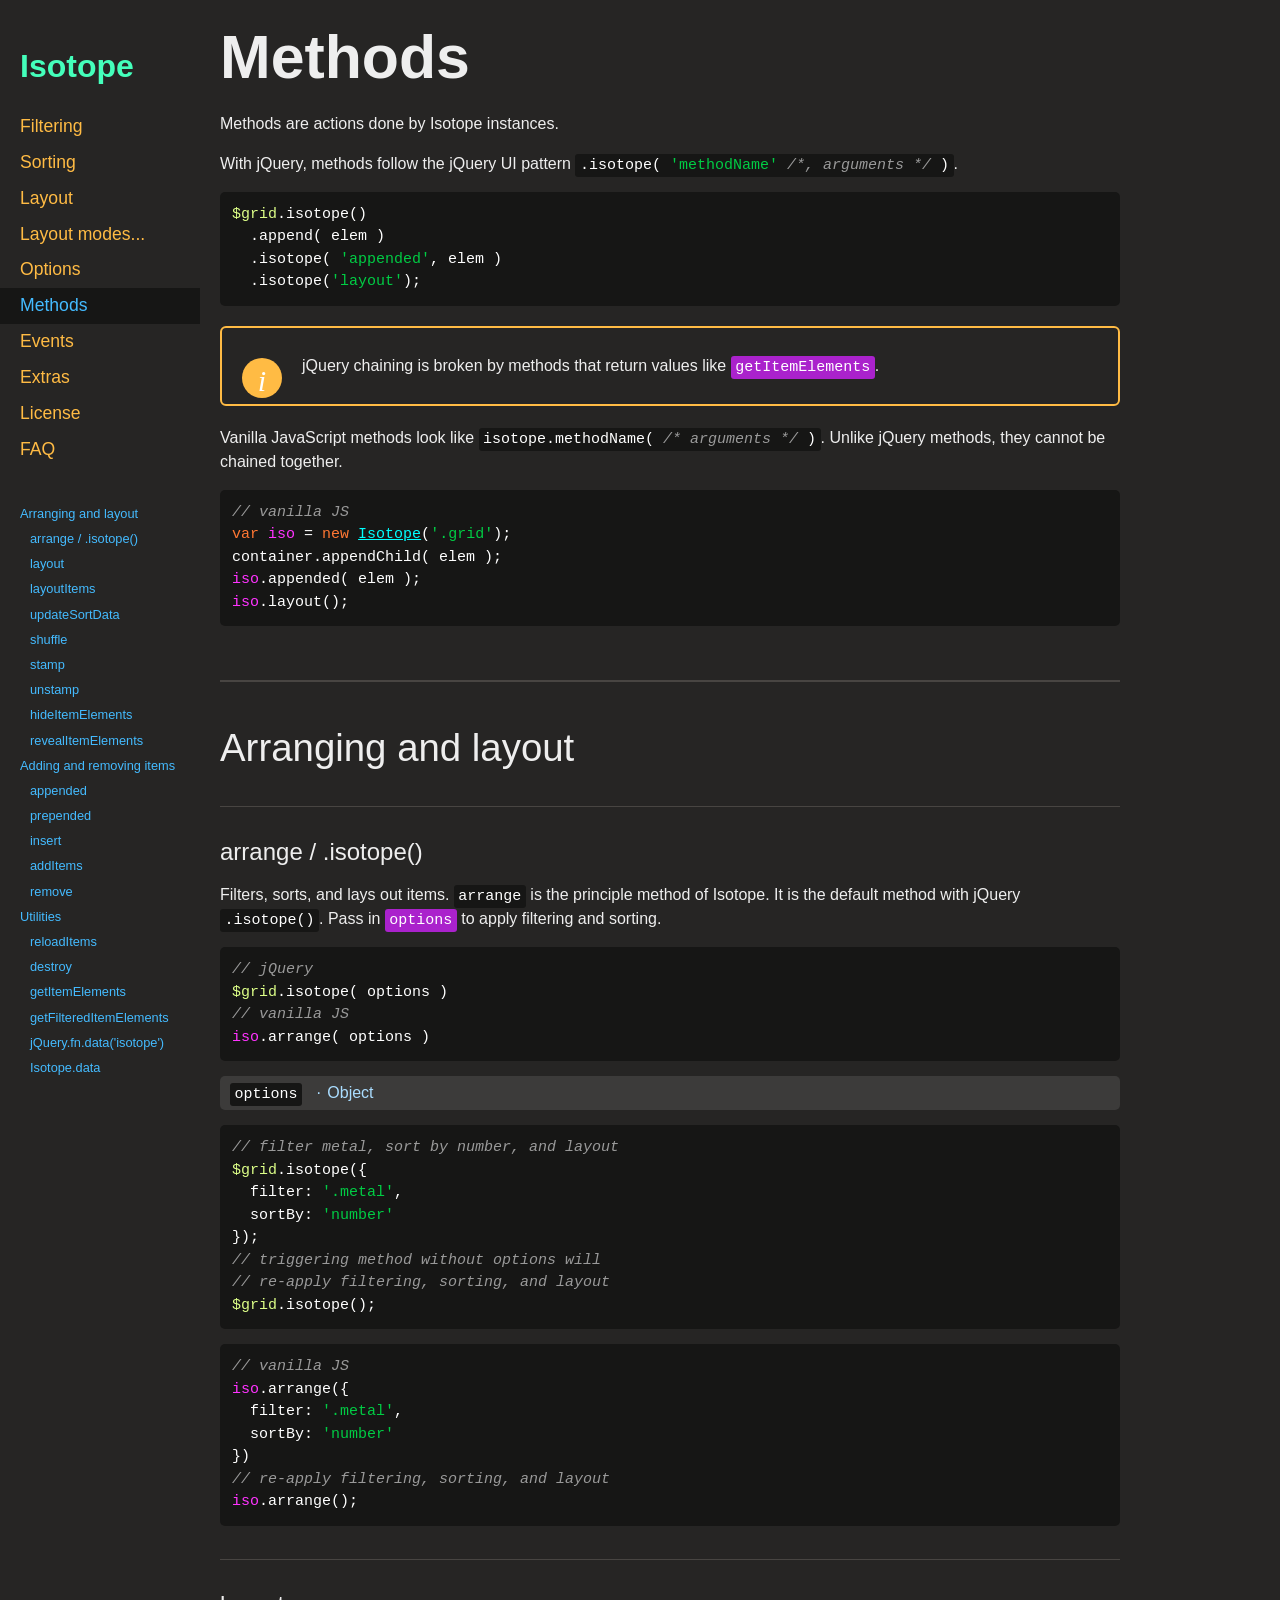
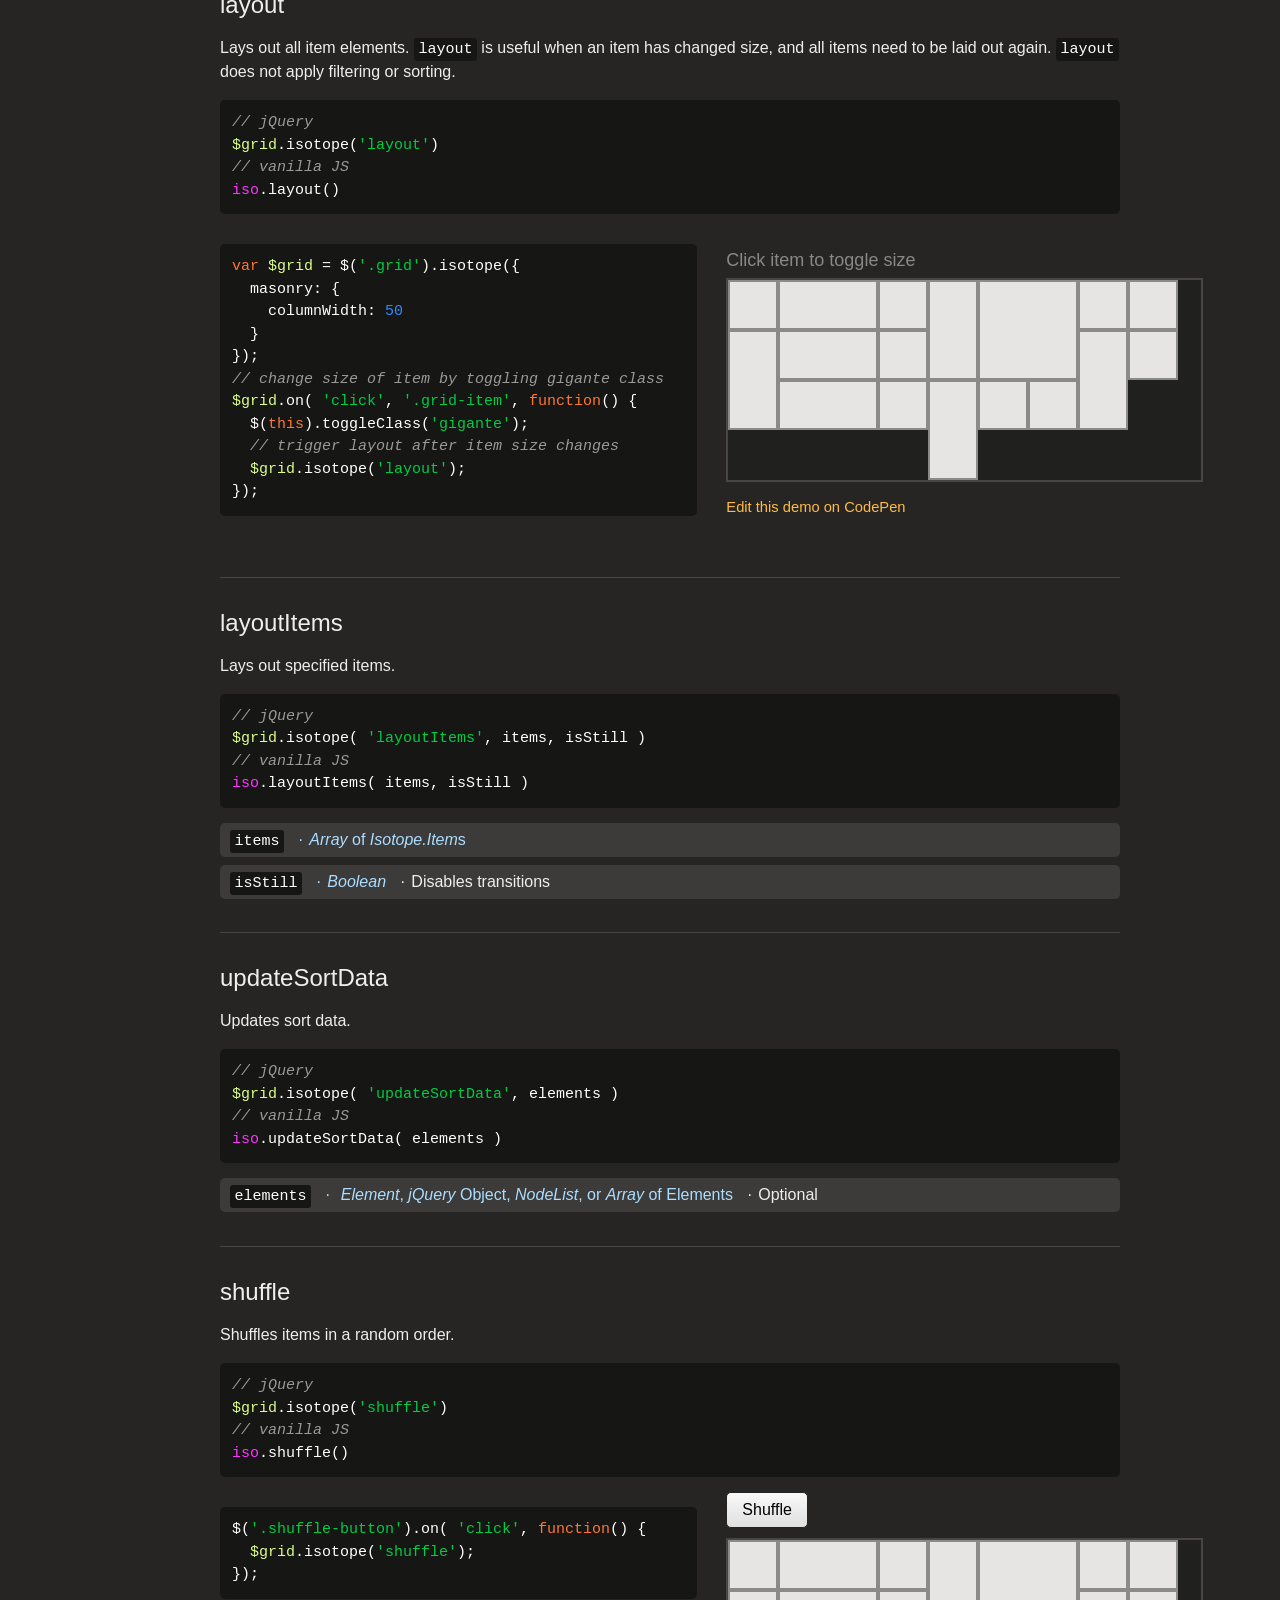
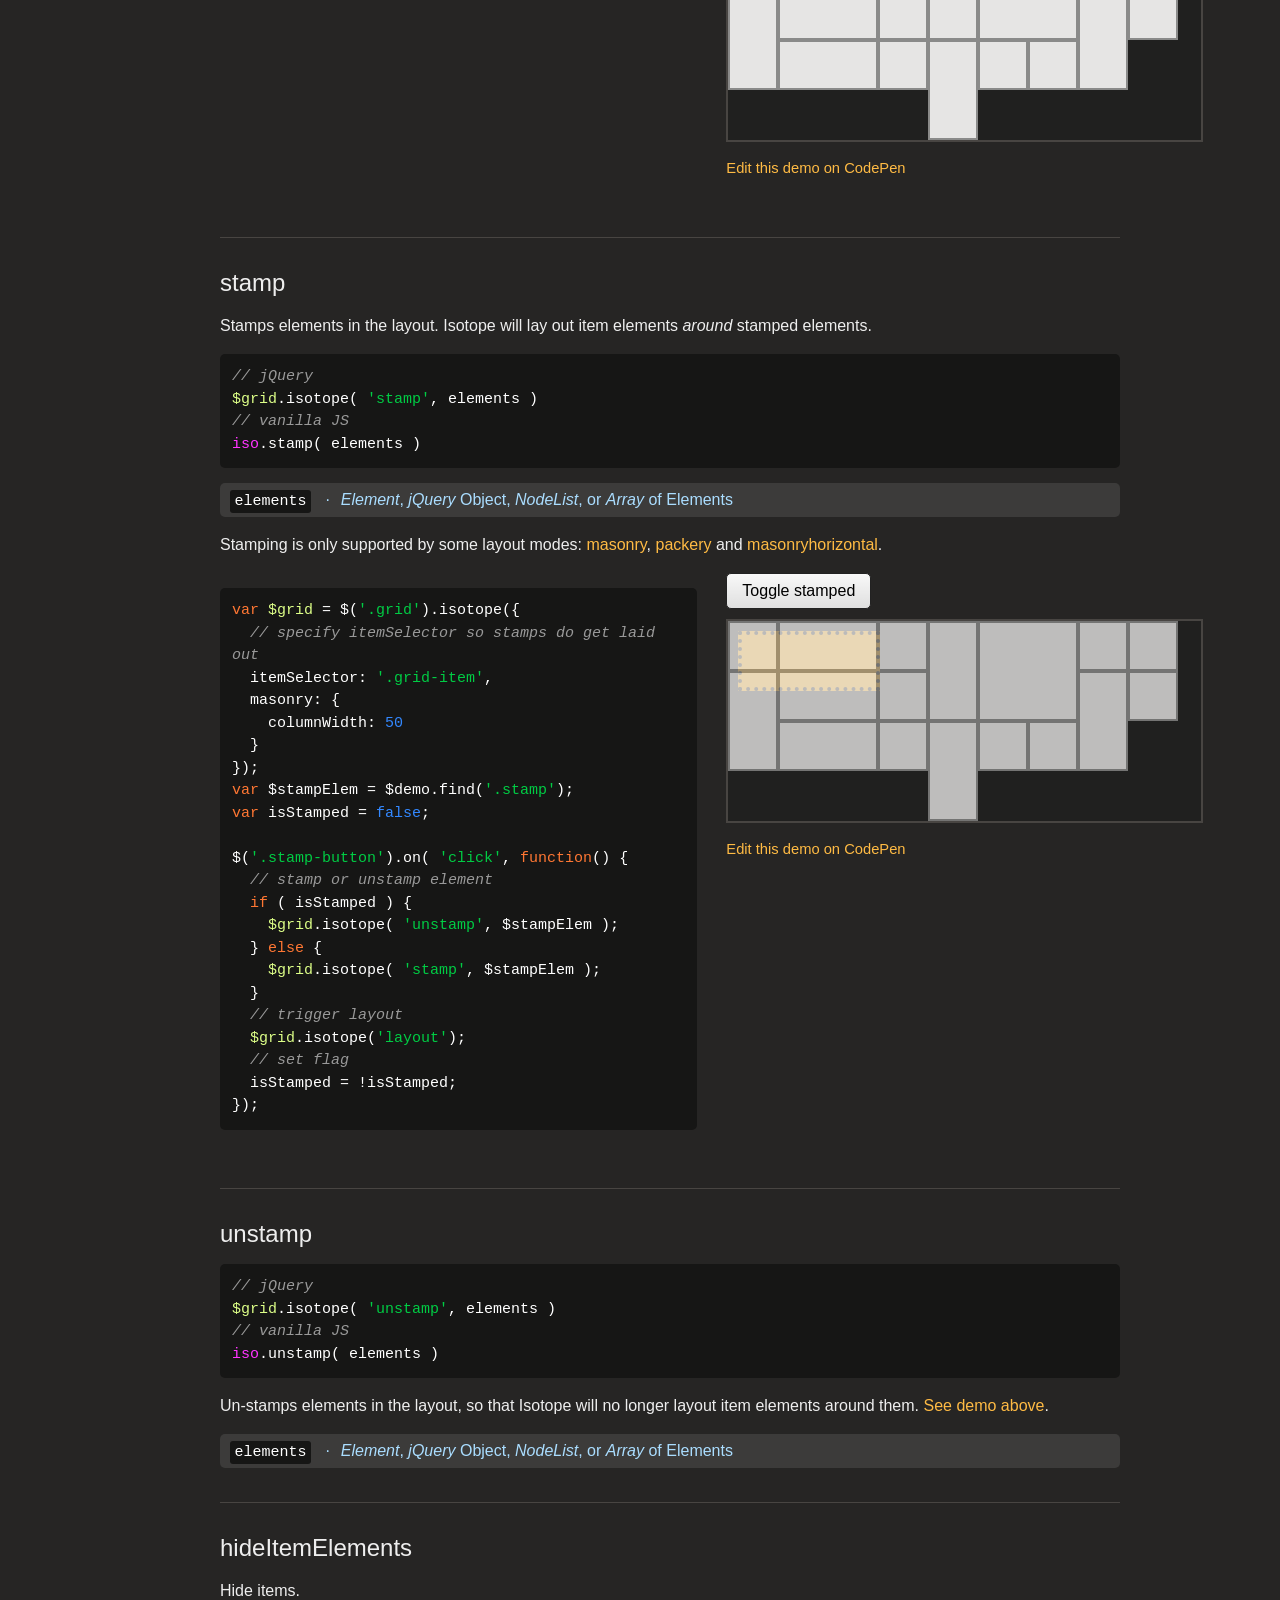
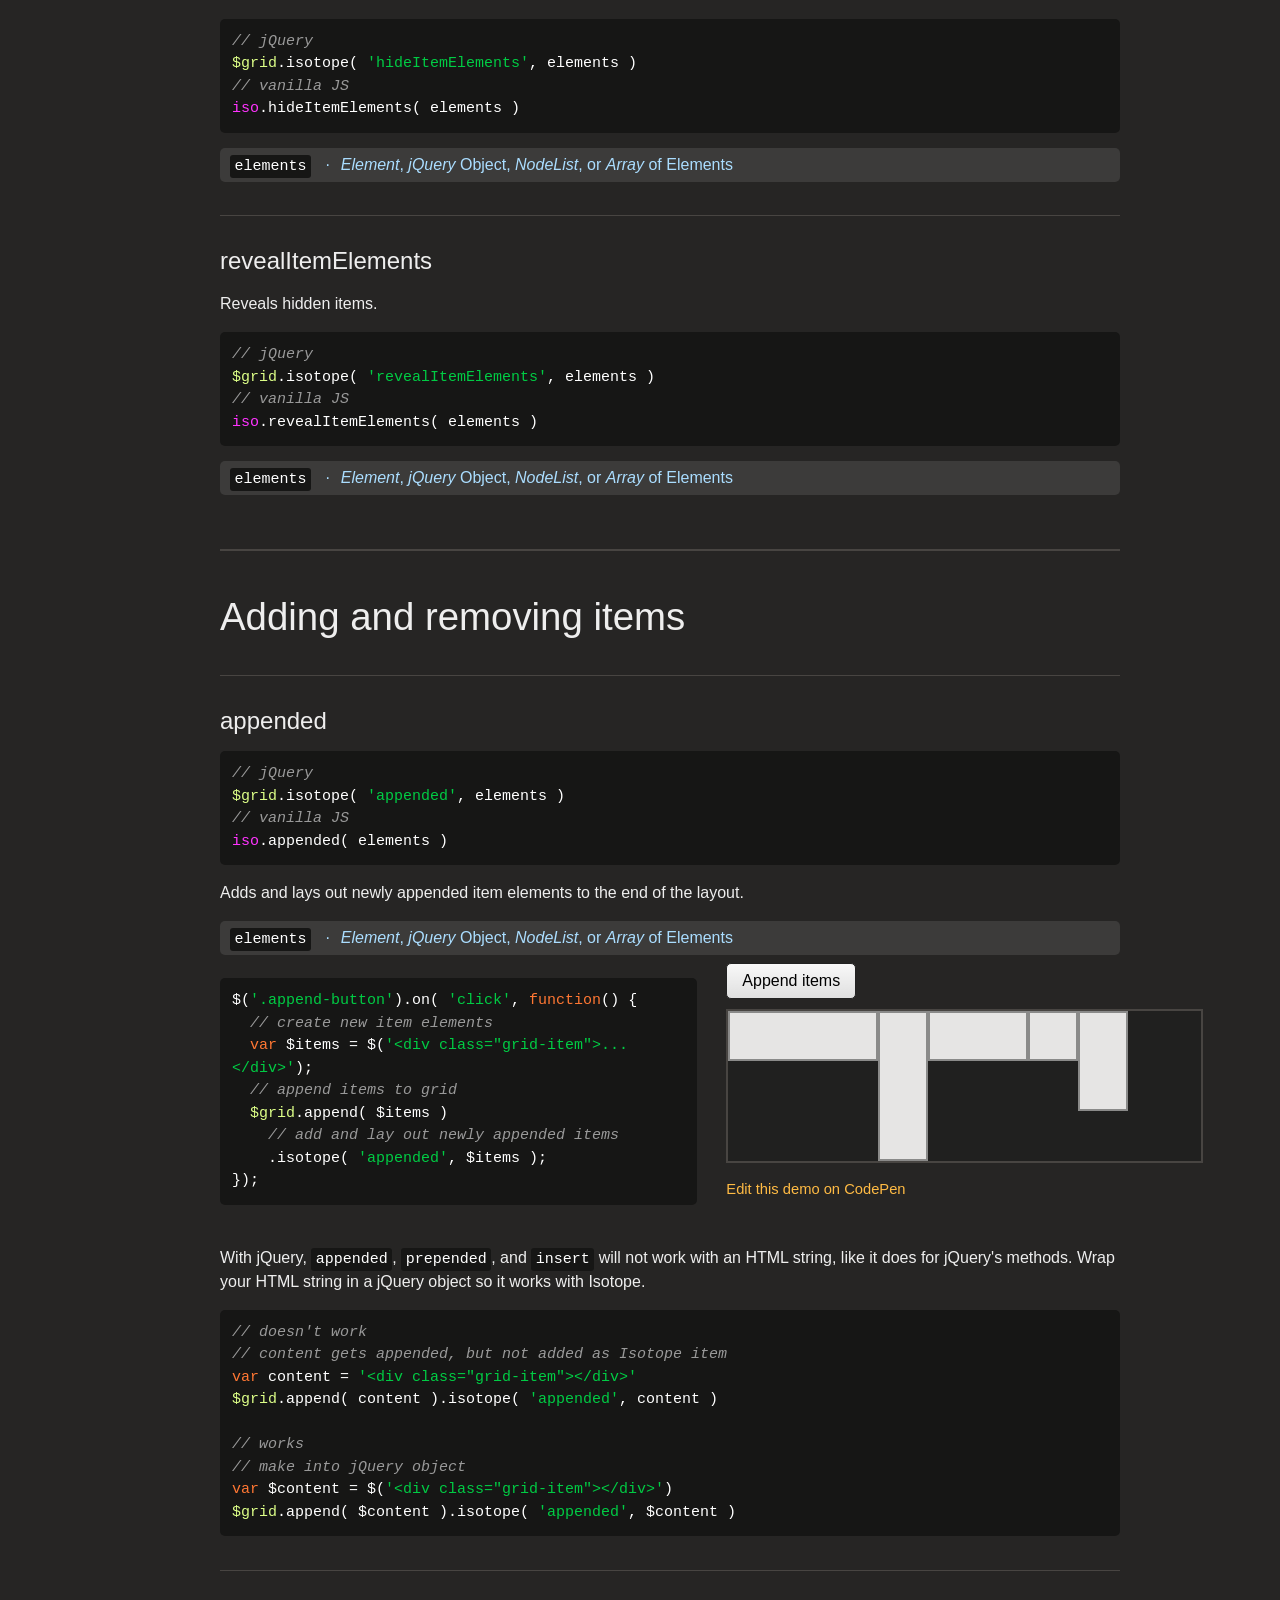
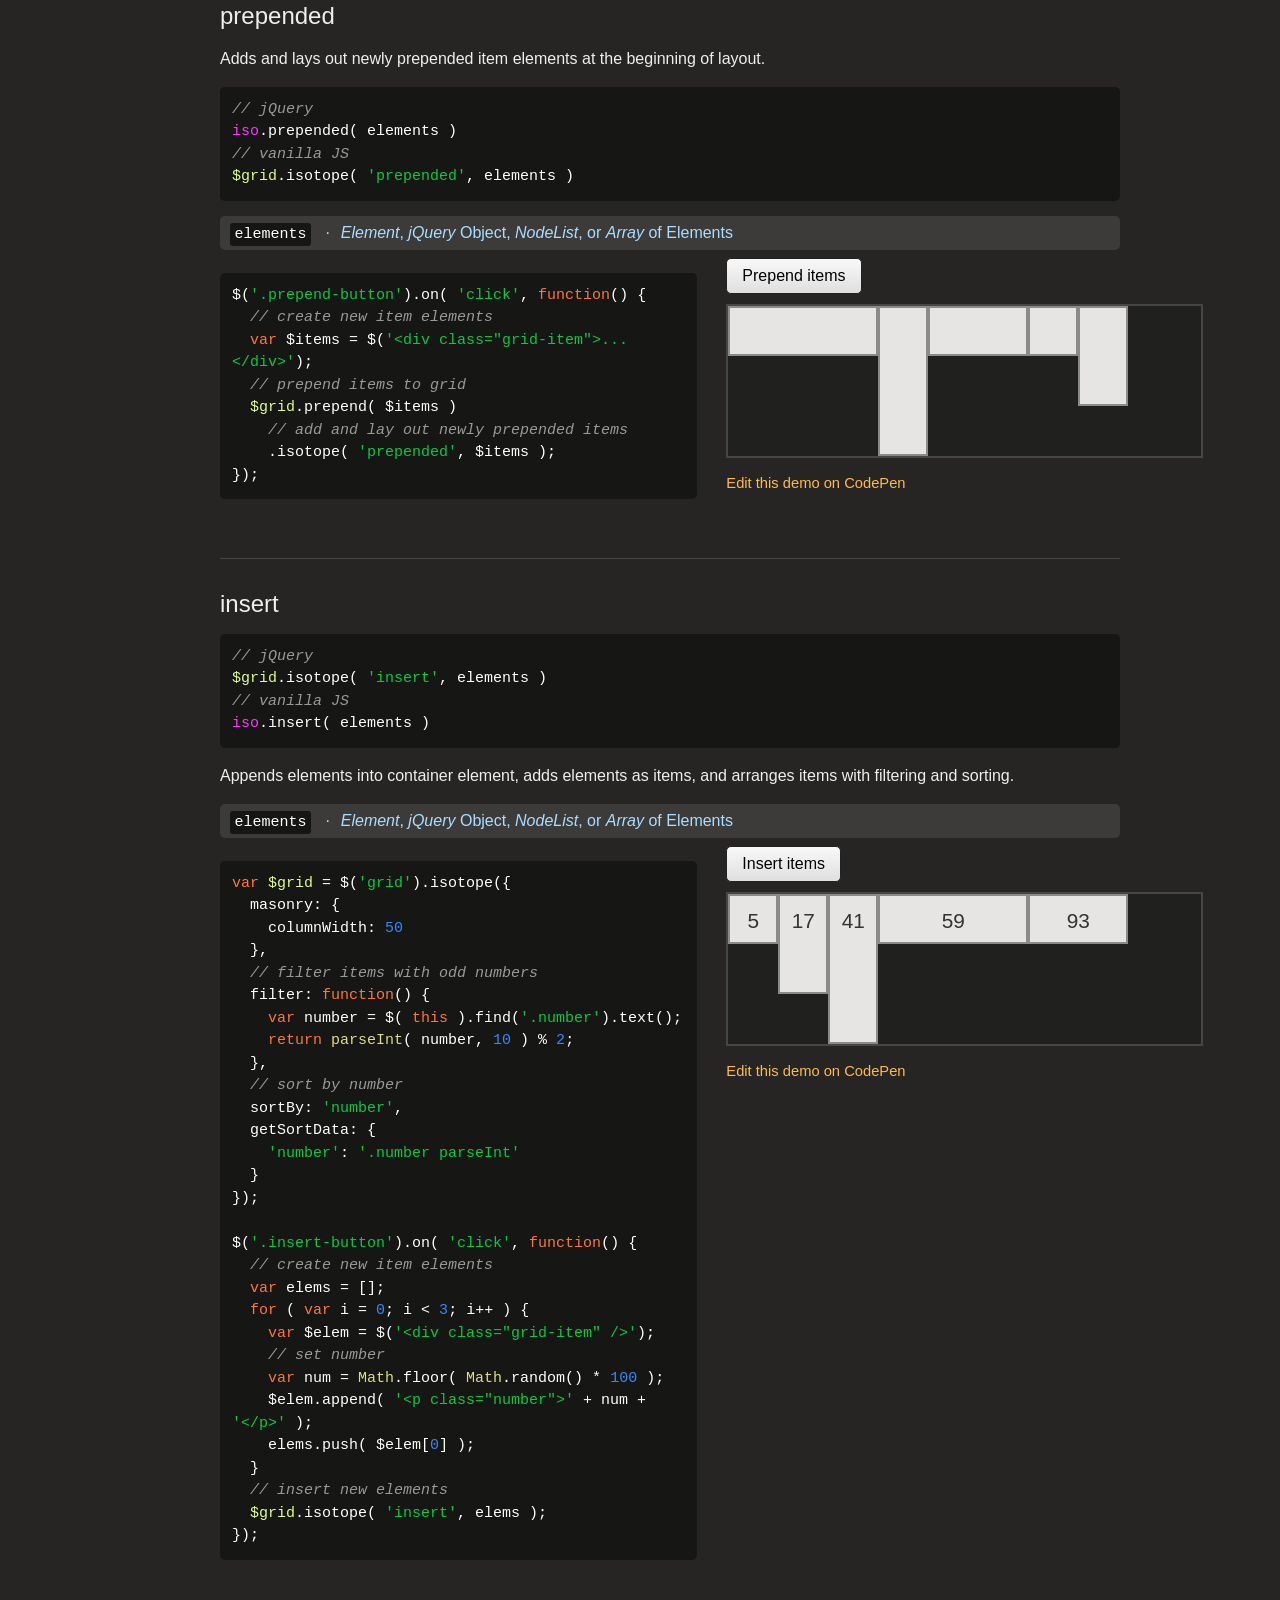
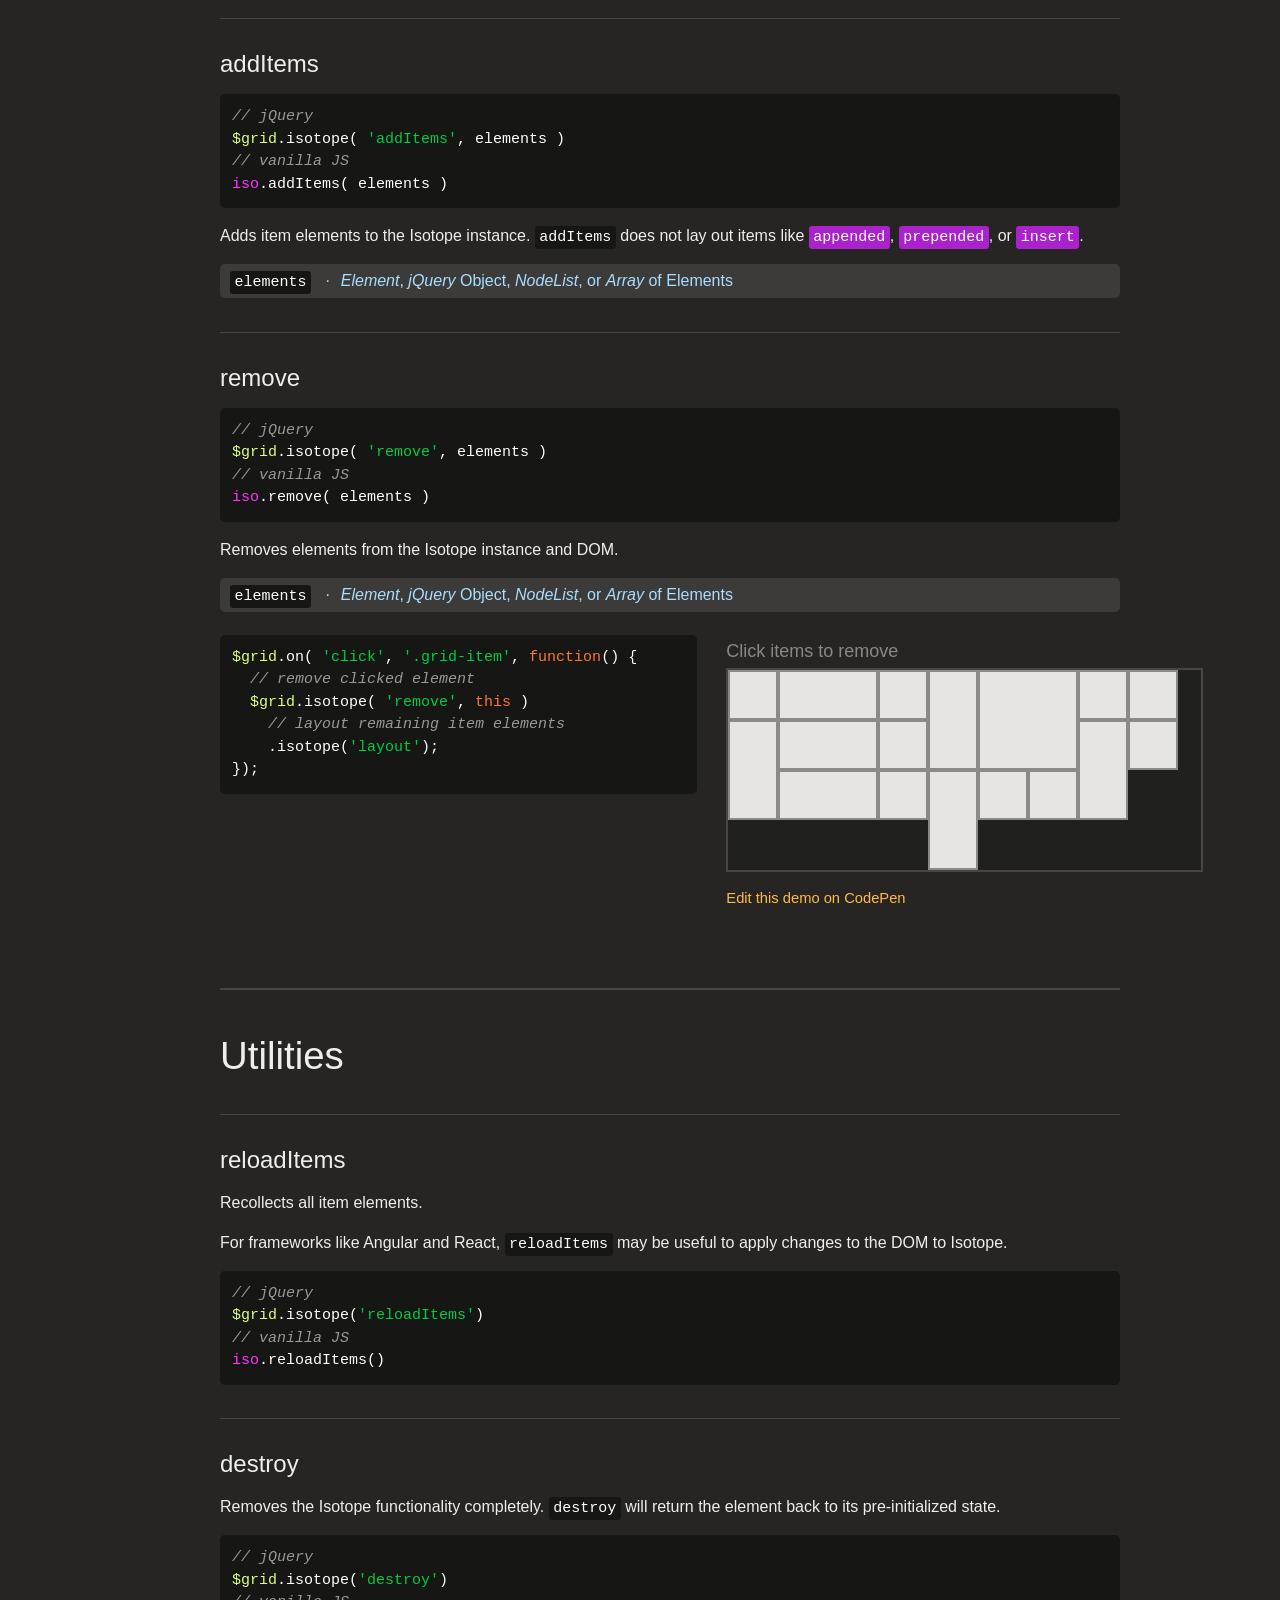
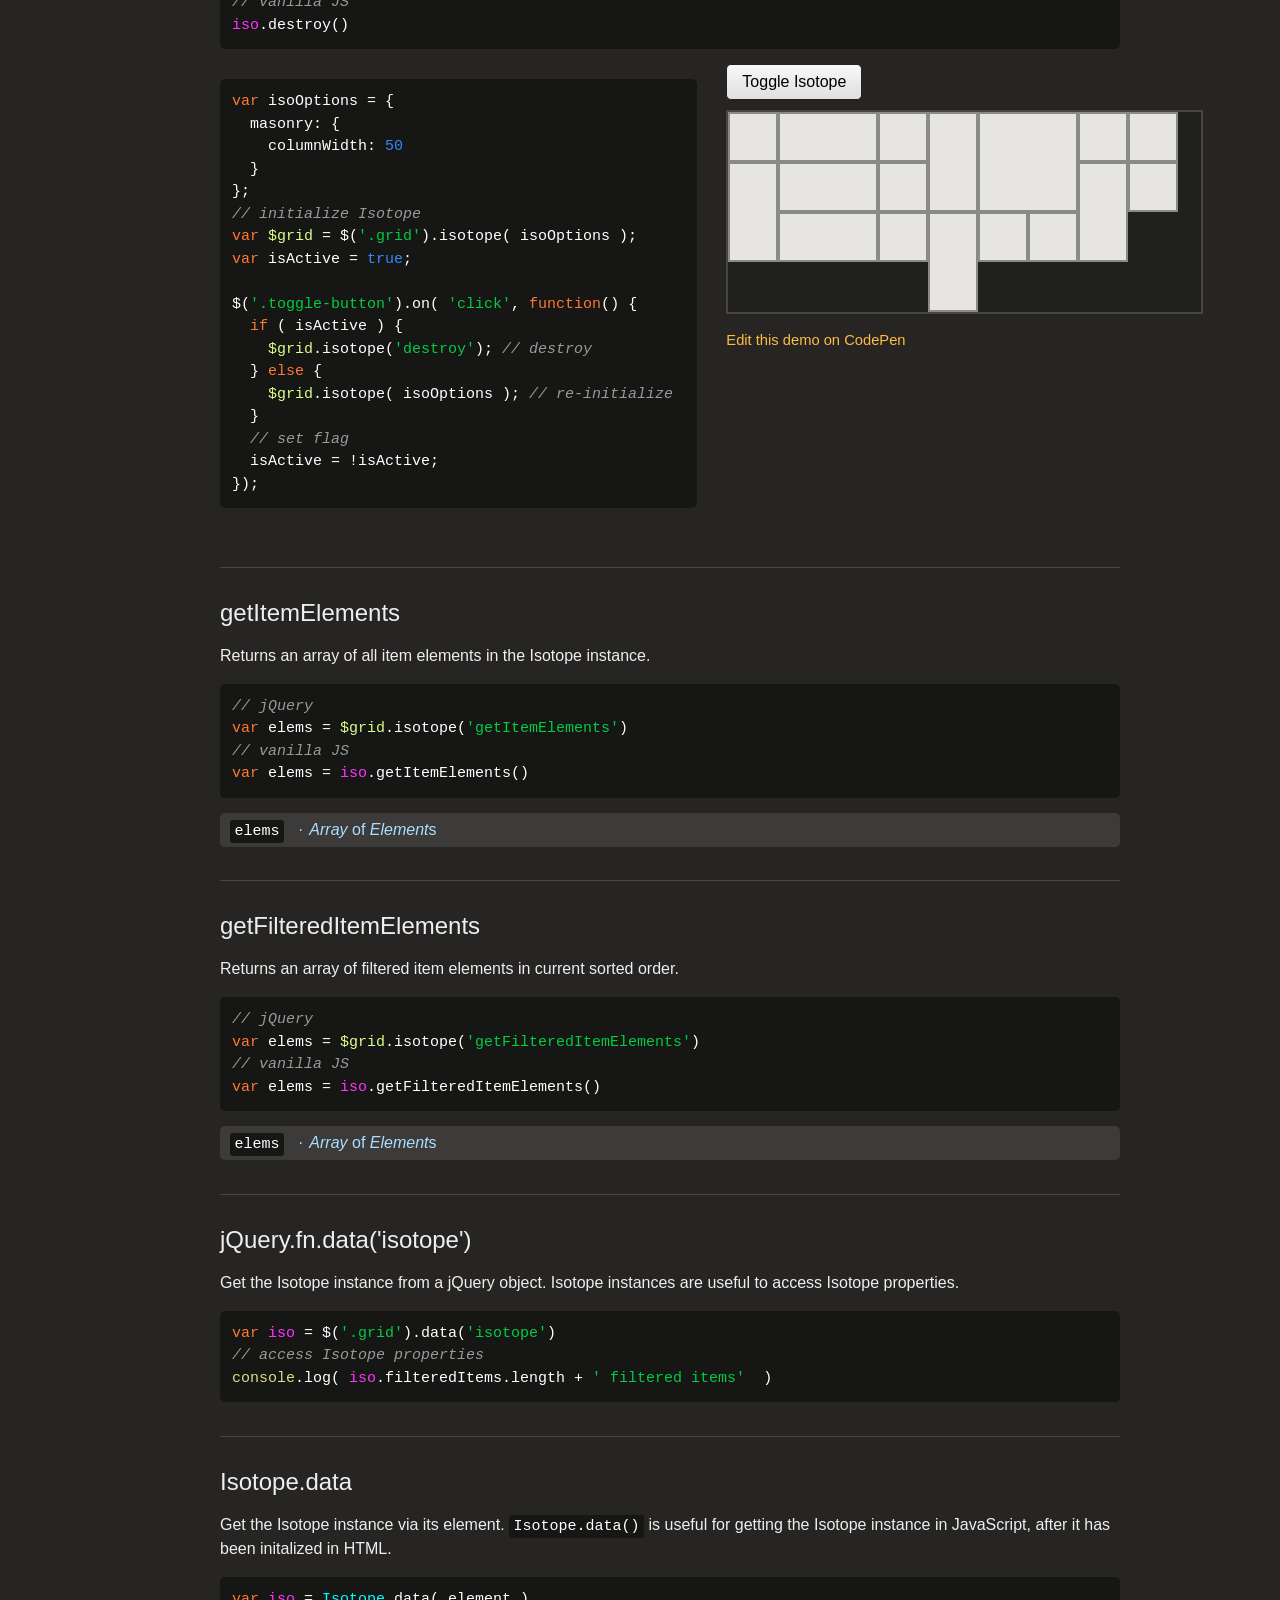
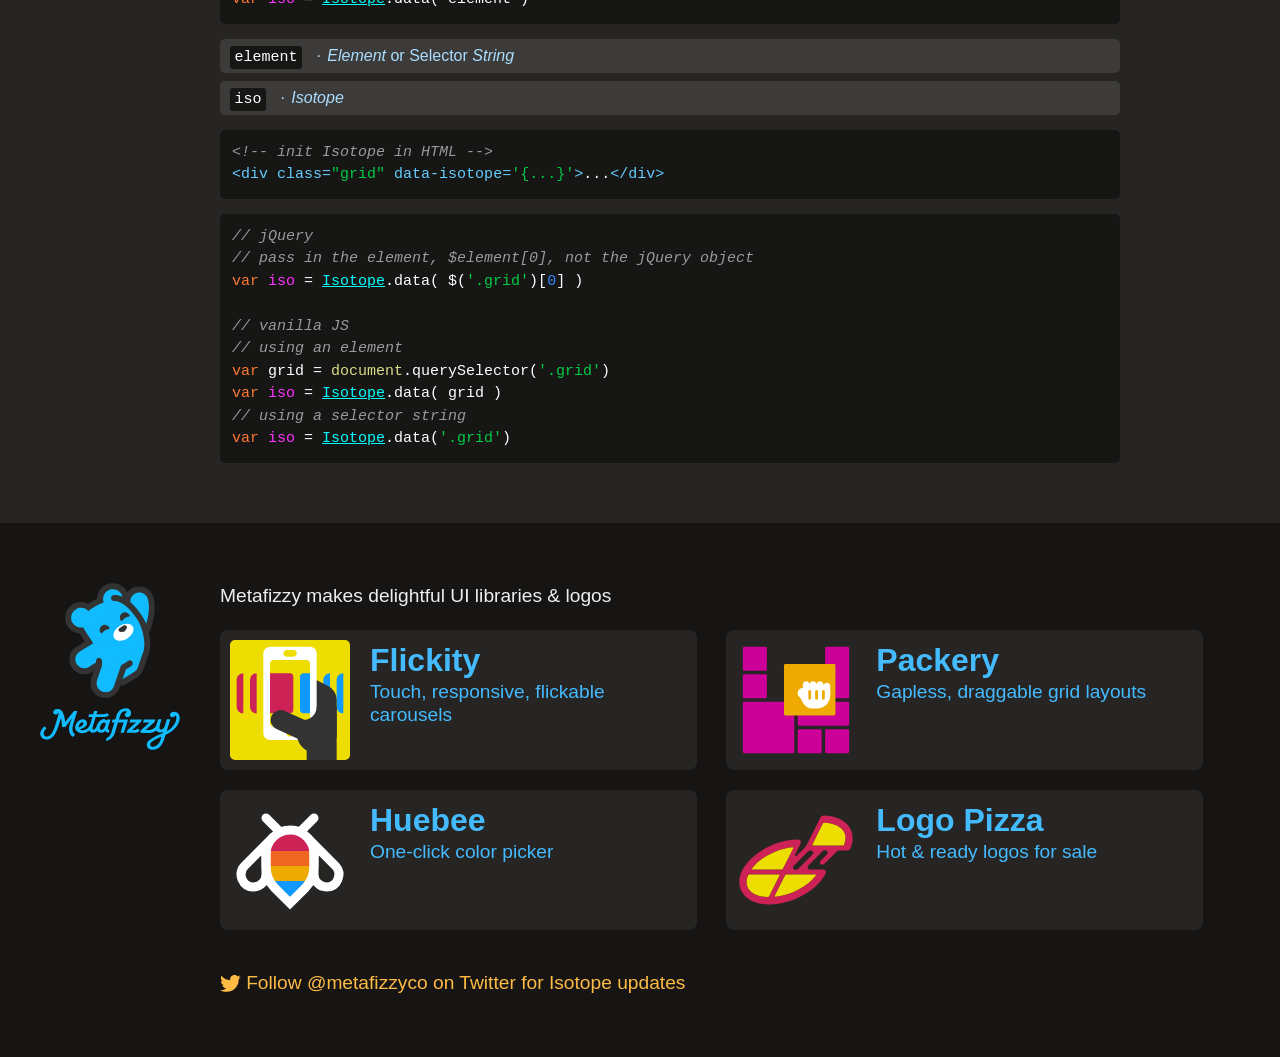
<file: assets/isotope-docs/methods.html>
<!doctype html>
<html class="export" lang="en">
<head>
  <meta charset="utf-8">
  <meta http-equiv="x-ua-compatible" content="ie=edge">
  <meta name="viewport" content="width=device-width">
  <meta name="description" content="filter &amp; sort magical layouts">

  <title>Isotope &#xB7; Methods</title>

    <!-- Isotope does not require any CSS files -->
    <link rel="stylesheet" href="css/isotope-docs.css?3" media="screen">

  <meta name="twitter:card" content="summary">
  <meta name="twitter:site" content="@metafizzyco">
  <meta name="twitter:url" content="http://isotope.metafizzy.co/.html">
  <meta name="twitter:title" content="Isotope Methods">
  <meta name="twitter:description" content="filter &amp; sort magical layouts">

</head>
<body class="page--methods">

  <div class="nav">
    <h1 class="nav__title"><a href=".">Isotope</a></h1>
  
    <ol class="site-nav">
      <li class="site-nav__item site-nav__item--filtering">
        <a class="site-nav__item__link" href="filtering.html">Filtering</a></li>
      <li class="site-nav__item site-nav__item--sorting">
        <a class="site-nav__item__link" href="sorting.html">Sorting</a></li>
      <li class="site-nav__item site-nav__item--layout ">
        <a class="site-nav__item__link" href="layout.html">Layout</a>
      </li>
      <li class="site-nav__item site-nav__item--layout-modes sub-nav-parent">
        <a class="site-nav__item__link" href="layout-modes.html">Layout modes</a>
        <ul class="sub-nav">
            <li class="sub-nav__item sub-nav__item--masonry">
              <a class="sub-nav__item__link" href="layout-modes/masonry.html">masonry</a></li>
            <li class="sub-nav__item sub-nav__item--fitrows">
              <a class="sub-nav__item__link" href="layout-modes/fitrows.html">fitRows</a></li>
            <li class="sub-nav__item sub-nav__item--vertical">
              <a class="sub-nav__item__link" href="layout-modes/vertical.html">vertical</a></li>
            <li class="sub-nav__item sub-nav__item--packery">
              <a class="sub-nav__item__link" href="layout-modes/packery.html">packery</a></li>
            <li class="sub-nav__item sub-nav__item--cellsbyrow">
              <a class="sub-nav__item__link" href="layout-modes/cellsbyrow.html">cellsByRow</a></li>
            <li class="sub-nav__item sub-nav__item--masonryhorizontal">
              <a class="sub-nav__item__link" href="layout-modes/masonryhorizontal.html">masonryHorizontal</a></li>
            <li class="sub-nav__item sub-nav__item--fitcolumns">
              <a class="sub-nav__item__link" href="layout-modes/fitcolumns.html">fitColumns</a></li>
            <li class="sub-nav__item sub-nav__item--cellsbycolumn">
              <a class="sub-nav__item__link" href="layout-modes/cellsbycolumn.html">cellsByColumn</a></li>
            <li class="sub-nav__item sub-nav__item--horiz">
              <a class="sub-nav__item__link" href="layout-modes/horiz.html">horiz</a></li>
        </ul>
      </li>
      <li class="site-nav__item site-nav__item--options">
        <a class="site-nav__item__link" href="options.html">Options</a></li>
      <li class="site-nav__item site-nav__item--methods">
        <a class="site-nav__item__link" href="methods.html">Methods</a></li>
      <li class="site-nav__item site-nav__item--events">
        <a class="site-nav__item__link" href="events.html">Events</a></li>
      <li class="site-nav__item site-nav__item--extras">
        <a class="site-nav__item__link" href="extras.html">Extras</a></li>
      <li class="site-nav__item site-nav__item--license">
        <a class="site-nav__item__link" href="license.html">License</a></li>
      <li class="site-nav__item site-nav__item--faq">
        <a class="site-nav__item__link" href="faq.html">FAQ</a></li>
    </ol>
  
    <ul class="page-nav" data-js="page-nav">
<li class="page-nav__item page-nav__item--h2"><a href="#arranging-and-layout">Arranging and layout</a></li>
<li class="page-nav__item page-nav__item--h3"><a href="#arrange-isotope">arrange / .isotope()</a></li>
<li class="page-nav__item page-nav__item--h3"><a href="#layout">layout</a></li>
<li class="page-nav__item page-nav__item--h3"><a href="#layoutitems">layoutItems</a></li>
<li class="page-nav__item page-nav__item--h3"><a href="#updatesortdata">updateSortData</a></li>
<li class="page-nav__item page-nav__item--h3"><a href="#shuffle">shuffle</a></li>
<li class="page-nav__item page-nav__item--h3"><a href="#stamp">stamp</a></li>
<li class="page-nav__item page-nav__item--h3"><a href="#unstamp">unstamp</a></li>
<li class="page-nav__item page-nav__item--h3"><a href="#hideitemelements">hideItemElements</a></li>
<li class="page-nav__item page-nav__item--h3"><a href="#revealitemelements">revealItemElements</a></li>
<li class="page-nav__item page-nav__item--h2"><a href="#adding-and-removing-items">Adding and removing items</a></li>
<li class="page-nav__item page-nav__item--h3"><a href="#appended">appended</a></li>
<li class="page-nav__item page-nav__item--h3"><a href="#prepended">prepended</a></li>
<li class="page-nav__item page-nav__item--h3"><a href="#insert">insert</a></li>
<li class="page-nav__item page-nav__item--h3"><a href="#additems">addItems</a></li>
<li class="page-nav__item page-nav__item--h3"><a href="#remove">remove</a></li>
<li class="page-nav__item page-nav__item--h2"><a href="#utilities">Utilities</a></li>
<li class="page-nav__item page-nav__item--h3"><a href="#reloaditems">reloadItems</a></li>
<li class="page-nav__item page-nav__item--h3"><a href="#destroy">destroy</a></li>
<li class="page-nav__item page-nav__item--h3"><a href="#getitemelements">getItemElements</a></li>
<li class="page-nav__item page-nav__item--h3"><a href="#getfiltereditemelements">getFilteredItemElements</a></li>
<li class="page-nav__item page-nav__item--h3"><a href="#jquery-fn-data-isotope">jQuery.fn.data(&apos;isotope&apos;)</a></li>
<li class="page-nav__item page-nav__item--h3"><a href="#isotope-data">Isotope.data</a></li>
</ul>
  </div>


  <div id="content" class="main">
    <div class="container">
        <h1>Methods</h1>


<p>Methods are actions done by Isotope instances.</p>

<p>With jQuery, methods follow the jQuery UI pattern <code>.isotope( <span class="string">&apos;methodName&apos;</span> <span class="comment">/*, arguments */</span> )</code>.</p>

<pre><code class="js"><span class="jquery_var">$grid</span>.isotope()
  .append( elem )
  .isotope( <span class="string">&apos;appended&apos;</span>, elem )
  .isotope(<span class="string">&apos;layout&apos;</span>);
</code></pre>

<div class="call-out">
  <p>jQuery chaining is broken by methods that return values like
    <a href="#getitemelements"><code>getItemElements</code></a>.</p>
</div>

<p>Vanilla JavaScript methods look like <code>isotope.methodName( <span class="comment">/* arguments */</span> )</code>. Unlike jQuery methods, they cannot be chained together.</p>

<pre><code class="js"><span class="comment">// vanilla JS</span>
<span class="keyword">var</span> <span class="isotope_var">iso</span> = <span class="keyword">new</span> <span class="isotope_keyword">Isotope</span>(<span class="string">&apos;.grid&apos;</span>);
container.appendChild( elem );
<span class="isotope_var">iso</span>.appended( elem );
<span class="isotope_var">iso</span>.layout();
</code></pre>


<h2 id="arranging-and-layout">Arranging and layout</h2>


<h3 id="arrange-isotope">arrange / .isotope()</h3>

<p>Filters, sorts, and lays out items. <code>arrange</code> is the principle method of Isotope. It is the default method with jQuery <code>.isotope()</code>. Pass in <a href="options.html"><code>options</code></a> to apply filtering and sorting.</p>

<pre><code class="js"><span class="comment">// jQuery</span>
<span class="jquery_var">$grid</span>.isotope( options )
<span class="comment">// vanilla JS</span>
<span class="isotope_var">iso</span>.arrange( options )
</code></pre>

<p class="variable">
  <code class="variable__code">options</code>
  <span class="variable__type">Object</span>
</p>

<pre><code class="js"><span class="comment">// filter metal, sort by number, and layout</span>
<span class="jquery_var">$grid</span>.isotope({
  <span class="attr">filter</span>: <span class="string">&apos;.metal&apos;</span>,
  <span class="attr">sortBy</span>: <span class="string">&apos;number&apos;</span>
});
<span class="comment">// triggering method without options will</span>
<span class="comment">// re-apply filtering, sorting, and layout</span>
<span class="jquery_var">$grid</span>.isotope();
</code></pre>

<pre><code class="js"><span class="comment">// vanilla JS</span>
<span class="isotope_var">iso</span>.arrange({
  <span class="attr">filter</span>: <span class="string">&apos;.metal&apos;</span>,
  <span class="attr">sortBy</span>: <span class="string">&apos;number&apos;</span>
})
<span class="comment">// re-apply filtering, sorting, and layout</span>
<span class="isotope_var">iso</span>.arrange();
</code></pre>


<h3 id="layout">layout</h3>

<p>Lays out all item elements. <code>layout</code> is useful when an item has changed size, and all items need to be laid out again. <code>layout</code> does not apply filtering or sorting.</p>

<pre><code class="js"><span class="comment">// jQuery</span>
<span class="jquery_var">$grid</span>.isotope(<span class="string">&apos;layout&apos;</span>)
<span class="comment">// vanilla JS</span>
<span class="isotope_var">iso</span>.layout()
</code></pre>

<div class="duo example">
  <div class="duo__cell example__code">
<pre><code class="js"><span class="keyword">var</span> <span class="jquery_var">$grid</span> = $(<span class="string">&apos;.grid&apos;</span>).isotope({
  <span class="attr">masonry</span>: {
    <span class="attr">columnWidth</span>: <span class="number">50</span>
  }
});
<span class="comment">// change size of item by toggling gigante class</span>
<span class="jquery_var">$grid</span>.on( <span class="string">&apos;click&apos;</span>, <span class="string">&apos;.grid-item&apos;</span>, <span class="function"><span class="keyword">function</span>(<span class="params"></span>) </span>{
  $(<span class="keyword">this</span>).toggleClass(<span class="string">&apos;gigante&apos;</span>);
  <span class="comment">// trigger layout after item size changes</span>
  <span class="jquery_var">$grid</span>.isotope(<span class="string">&apos;layout&apos;</span>);
});
</code></pre>
  </div>
  <div class="duo__cell example__demo" data-js="layout-demo">
    <p class="instruction">Click item to toggle size</p>
  
    <div class="grid grid--clickable">
      <div class="grid-item"></div>
      <div class="grid-item grid-item--width2"></div>
      <div class="grid-item"></div>
      <div class="grid-item grid-item--height2"></div>
      <div class="grid-item grid-item--width2 grid-item--height2"></div>
      <div class="grid-item"></div>
      <div class="grid-item"></div>
      <div class="grid-item grid-item--height2"></div>
      <div class="grid-item grid-item--width2"></div>
      <div class="grid-item"></div>
      <div class="grid-item grid-item--height2"></div>
      <div class="grid-item"></div>
      <div class="grid-item grid-item--width2"></div>
      <div class="grid-item"></div>
      <div class="grid-item grid-item--height2"></div>
      <div class="grid-item"></div>
      <div class="grid-item"></div>
    </div>
  
    <p class="edit-demo">
        <a href="http://codepen.io/desandro/pen/qzhIb">Edit this demo on CodePen</a>
    </p>
  </div>
</div>


<h3 id="layoutitems">layoutItems</h3>

<p>Lays out specified items.</p>

<pre><code class="js"><span class="comment">// jQuery</span>
<span class="jquery_var">$grid</span>.isotope( <span class="string">&apos;layoutItems&apos;</span>, items, isStill )
<span class="comment">// vanilla JS</span>
<span class="isotope_var">iso</span>.layoutItems( items, isStill )
</code></pre>

<p class="variable">
  <code class="variable__code">items</code>
  <span class="variable__type"><i>Array</i> of <i>Isotope.Item</i>s</span>
</p>

<p class="variable">
  <code class="variable__code">isStill</code>
  <span class="variable__type"><i>Boolean</i></span>
  <span class="variable__description">Disables transitions</span>
</p>


<h3 id="updatesortdata">updateSortData</h3>

<p>Updates sort data.</p>

<pre><code class="js"><span class="comment">// jQuery</span>
<span class="jquery_var">$grid</span>.isotope( <span class="string">&apos;updateSortData&apos;</span>, elements )
<span class="comment">// vanilla JS</span>
<span class="isotope_var">iso</span>.updateSortData( elements )
</code></pre>

<p class="variable">
  <code class="variable__code">elements</code>
  <span class="variable__type">
    <i>Element</i>,
    <i>jQuery</i> Object,
    <i>NodeList</i>, or
    <i>Array</i> of Elements
  </span>
  <span class="variable__description">Optional</span>
</p>


<h3 id="shuffle">shuffle</h3>

<p>Shuffles items in a random order.</p>

<pre><code class="js"><span class="comment">// jQuery</span>
<span class="jquery_var">$grid</span>.isotope(<span class="string">&apos;shuffle&apos;</span>)
<span class="comment">// vanilla JS</span>
<span class="isotope_var">iso</span>.shuffle()
</code></pre>

<div class="duo example">
  <div class="duo__cell example__code">
<pre><code class="js">$(<span class="string">&apos;.shuffle-button&apos;</span>).on( <span class="string">&apos;click&apos;</span>, <span class="function"><span class="keyword">function</span>(<span class="params"></span>) </span>{
  <span class="jquery_var">$grid</span>.isotope(<span class="string">&apos;shuffle&apos;</span>);
});
</code></pre>
  </div>
  <div class="duo__cell example__demo" data-js="shuffle">
    <button class="button shuffle-button">Shuffle</button>
    <div class="grid">
      <div class="grid-item"></div>
      <div class="grid-item grid-item--width2"></div>
      <div class="grid-item"></div>
      <div class="grid-item grid-item--height2"></div>
      <div class="grid-item grid-item--width2 grid-item--height2"></div>
      <div class="grid-item"></div>
      <div class="grid-item"></div>
      <div class="grid-item grid-item--height2"></div>
      <div class="grid-item grid-item--width2"></div>
      <div class="grid-item"></div>
      <div class="grid-item grid-item--height2"></div>
      <div class="grid-item"></div>
      <div class="grid-item grid-item--width2"></div>
      <div class="grid-item"></div>
      <div class="grid-item grid-item--height2"></div>
      <div class="grid-item"></div>
      <div class="grid-item"></div>
    </div>
    <p class="edit-demo">
        <a href="http://codepen.io/desandro/pen/EluFg">Edit this demo on CodePen</a>
    </p>
  </div>
</div>


<h3 id="stamp">stamp</h3>

<p>Stamps elements in the layout. Isotope will lay out item elements <em>around</em> stamped elements.</p>

<pre><code class="js"><span class="comment">// jQuery</span>
<span class="jquery_var">$grid</span>.isotope( <span class="string">&apos;stamp&apos;</span>, elements )
<span class="comment">// vanilla JS</span>
<span class="isotope_var">iso</span>.stamp( elements )
</code></pre>

<p class="variable">
  <code class="variable__code">elements</code>
  <span class="variable__type">
    <i>Element</i>,
    <i>jQuery</i> Object,
    <i>NodeList</i>, or
    <i>Array</i> of Elements
  </span>
</p>

<p>Stamping is only supported by some layout modes: <a href="layout-modes/masonry.html">masonry</a>, <a href="layout-modes/packery.html">packery</a> and <a href="layout-modes/masonryhorizontal.html">masonryhorizontal</a>.</p>

<div class="duo example">
  <div class="duo__cell example__code">
<pre><code class="js"><span class="keyword">var</span> <span class="jquery_var">$grid</span> = $(<span class="string">&apos;.grid&apos;</span>).isotope({
  <span class="comment">// specify itemSelector so stamps do get laid out</span>
  itemSelector: <span class="string">&apos;.grid-item&apos;</span>,
  <span class="attr">masonry</span>: {
    <span class="attr">columnWidth</span>: <span class="number">50</span>
  }
});
<span class="keyword">var</span> $stampElem = $demo.find(<span class="string">&apos;.stamp&apos;</span>);
<span class="keyword">var</span> isStamped = <span class="literal">false</span>;

$(<span class="string">&apos;.stamp-button&apos;</span>).on( <span class="string">&apos;click&apos;</span>, <span class="function"><span class="keyword">function</span>(<span class="params"></span>) </span>{
  <span class="comment">// stamp or unstamp element</span>
  <span class="keyword">if</span> ( isStamped ) {
    <span class="jquery_var">$grid</span>.isotope( <span class="string">&apos;unstamp&apos;</span>, $stampElem );
  } <span class="keyword">else</span> {
    <span class="jquery_var">$grid</span>.isotope( <span class="string">&apos;stamp&apos;</span>, $stampElem );
  }
  <span class="comment">// trigger layout</span>
  <span class="jquery_var">$grid</span>.isotope(<span class="string">&apos;layout&apos;</span>);
  <span class="comment">// set flag</span>
  isStamped = !isStamped;
});
</code></pre>
  </div>
  <div class="duo__cell example__demo" data-js="stamp-methods">
    <button class="button stamp-button">Toggle stamped</button>
    <div class="grid grid--has-stamp grid--stamp-methods">
      <div class="stamp stamp--stamp-methods"></div>
      <div class="grid-item"></div>
      <div class="grid-item grid-item--width2"></div>
      <div class="grid-item"></div>
      <div class="grid-item grid-item--height2"></div>
      <div class="grid-item grid-item--width2 grid-item--height2"></div>
      <div class="grid-item"></div>
      <div class="grid-item"></div>
      <div class="grid-item grid-item--height2"></div>
      <div class="grid-item grid-item--width2"></div>
      <div class="grid-item"></div>
      <div class="grid-item grid-item--height2"></div>
      <div class="grid-item"></div>
      <div class="grid-item grid-item--width2"></div>
      <div class="grid-item"></div>
      <div class="grid-item grid-item--height2"></div>
      <div class="grid-item"></div>
      <div class="grid-item"></div>
    </div>
    <p class="edit-demo">
        <a href="http://codepen.io/desandro/pen/wguvo">Edit this demo on CodePen</a>
    </p>
  </div>
</div>


<h3 id="unstamp">unstamp</h3>

<pre><code class="js"><span class="comment">// jQuery</span>
<span class="jquery_var">$grid</span>.isotope( <span class="string">&apos;unstamp&apos;</span>, elements )
<span class="comment">// vanilla JS</span>
<span class="isotope_var">iso</span>.unstamp( elements )
</code></pre>

<p>Un-stamps elements in the layout, so that Isotope will no longer layout item elements around them. <a href="#stamp">See demo above</a>.</p>

<p class="variable">
  <code class="variable__code">elements</code>
  <span class="variable__type">
    <i>Element</i>,
    <i>jQuery</i> Object,
    <i>NodeList</i>, or
    <i>Array</i> of Elements
  </span>
</p>


<h3 id="hideitemelements">hideItemElements</h3>

<p>Hide items.</p>

<pre><code class="js"><span class="comment">// jQuery</span>
<span class="jquery_var">$grid</span>.isotope( <span class="string">&apos;hideItemElements&apos;</span>, elements )
<span class="comment">// vanilla JS</span>
<span class="isotope_var">iso</span>.hideItemElements( elements )
</code></pre>

<p class="variable">
  <code class="variable__code">elements</code>
  <span class="variable__type">
    <i>Element</i>,
    <i>jQuery</i> Object,
    <i>NodeList</i>, or
    <i>Array</i> of Elements
  </span>
</p>


<h3 id="revealitemelements">revealItemElements</h3>

<p>Reveals hidden items.</p>

<pre><code class="js"><span class="comment">// jQuery</span>
<span class="jquery_var">$grid</span>.isotope( <span class="string">&apos;revealItemElements&apos;</span>, elements )
<span class="comment">// vanilla JS</span>
<span class="isotope_var">iso</span>.revealItemElements( elements )
</code></pre>

<p class="variable">
  <code class="variable__code">elements</code>
  <span class="variable__type">
    <i>Element</i>,
    <i>jQuery</i> Object,
    <i>NodeList</i>, or
    <i>Array</i> of Elements
  </span>
</p>


<h2 id="adding-and-removing-items">Adding and removing items</h2>


<h3 id="appended">appended</h3>

<pre><code class="js"><span class="comment">// jQuery</span>
<span class="jquery_var">$grid</span>.isotope( <span class="string">&apos;appended&apos;</span>, elements )
<span class="comment">// vanilla JS</span>
<span class="isotope_var">iso</span>.appended( elements )
</code></pre>

<p>Adds and lays out newly appended item elements to the end of the layout.</p>

<p class="variable">
  <code class="variable__code">elements</code>
  <span class="variable__type">
    <i>Element</i>,
    <i>jQuery</i> Object,
    <i>NodeList</i>, or
    <i>Array</i> of Elements
  </span>
</p>

<div class="duo example">
  <div class="duo__cell example__code">
<pre><code class="js">$(<span class="string">&apos;.append-button&apos;</span>).on( <span class="string">&apos;click&apos;</span>, <span class="function"><span class="keyword">function</span>(<span class="params"></span>) </span>{
  <span class="comment">// create new item elements</span>
  <span class="keyword">var</span> $items = $(<span class="string">&apos;&lt;div class=&quot;grid-item&quot;&gt;...&lt;/div&gt;&apos;</span>);
  <span class="comment">// append items to grid</span>
  <span class="jquery_var">$grid</span>.append( $items )
    <span class="comment">// add and lay out newly appended items</span>
    .isotope( <span class="string">&apos;appended&apos;</span>, $items );
});
</code></pre>
  </div>
  <div class="duo__cell example__demo" data-js="appended">
    <button class="button append-button">Append items</button>
    <div class="grid">
      <div class="grid-item grid-item--width3"></div>
      <div class="grid-item grid-item--height3"></div>
      <div class="grid-item grid-item--width2"></div>
      <div class="grid-item"></div>
      <div class="grid-item grid-item--height2"></div>
    </div>
    <p class="edit-demo">
        <a href="http://codepen.io/desandro/pen/ECKiw">Edit this demo on CodePen</a>
    </p>
  </div>
</div>

<p>With jQuery, <code>appended</code>, <code>prepended</code>, and <code>insert</code> will not work with an HTML string, like it does for jQuery&apos;s methods. Wrap your HTML string in a jQuery object so it works with Isotope.</p>

<pre><code class="js"><span class="comment">// doesn&apos;t work</span>
<span class="comment">// content gets appended, but not added as Isotope item</span>
<span class="keyword">var</span> content = <span class="string">&apos;&lt;div class=&quot;grid-item&quot;&gt;&lt;/div&gt;&apos;</span>
<span class="jquery_var">$grid</span>.append( content ).isotope( <span class="string">&apos;appended&apos;</span>, content )

<span class="comment">// works</span>
<span class="comment">// make into jQuery object</span>
<span class="keyword">var</span> $content = $(<span class="string">&apos;&lt;div class=&quot;grid-item&quot;&gt;&lt;/div&gt;&apos;</span>)
<span class="jquery_var">$grid</span>.append( $content ).isotope( <span class="string">&apos;appended&apos;</span>, $content )
</code></pre>


<h3 id="prepended">prepended</h3>

<p>Adds and lays out newly prepended item elements at the beginning of layout.</p>

<pre><code class="js"><span class="comment">// jQuery</span>
<span class="isotope_var">iso</span>.prepended( elements )
<span class="comment">// vanilla JS</span>
<span class="jquery_var">$grid</span>.isotope( <span class="string">&apos;prepended&apos;</span>, elements )
</code></pre>

<p class="variable">
  <code class="variable__code">elements</code>
  <span class="variable__type">
    <i>Element</i>,
    <i>jQuery</i> Object,
    <i>NodeList</i>, or
    <i>Array</i> of Elements
  </span>
</p>

<div class="duo example">
  <div class="duo__cell example__code">
<pre><code class="js">$(<span class="string">&apos;.prepend-button&apos;</span>).on( <span class="string">&apos;click&apos;</span>, <span class="function"><span class="keyword">function</span>(<span class="params"></span>) </span>{
  <span class="comment">// create new item elements</span>
  <span class="keyword">var</span> $items = $(<span class="string">&apos;&lt;div class=&quot;grid-item&quot;&gt;...&lt;/div&gt;&apos;</span>);
  <span class="comment">// prepend items to grid</span>
  <span class="jquery_var">$grid</span>.prepend( $items )
    <span class="comment">// add and lay out newly prepended items</span>
    .isotope( <span class="string">&apos;prepended&apos;</span>, $items );
});
</code></pre>
  </div>
  <div class="duo__cell example__demo" data-js="prepended">
    <button class="button prepend-button">Prepend items</button>
    <div class="grid">
      <div class="grid-item grid-item--width3"></div>
      <div class="grid-item grid-item--height3"></div>
      <div class="grid-item grid-item--width2"></div>
      <div class="grid-item"></div>
      <div class="grid-item grid-item--height2"></div>
    </div>
    <p class="edit-demo">
        <a href="http://codepen.io/desandro/pen/fuwdk">Edit this demo on CodePen</a>
    </p>
  </div>
</div>


<h3 id="insert">insert</h3>

<pre><code class="js"><span class="comment">// jQuery</span>
<span class="jquery_var">$grid</span>.isotope( <span class="string">&apos;insert&apos;</span>, elements )
<span class="comment">// vanilla JS</span>
<span class="isotope_var">iso</span>.insert( elements )
</code></pre>

<p>Appends elements into container element, adds elements as items, and arranges items with filtering and sorting.</p>

<p class="variable">
  <code class="variable__code">elements</code>
  <span class="variable__type">
    <i>Element</i>,
    <i>jQuery</i> Object,
    <i>NodeList</i>, or
    <i>Array</i> of Elements
  </span>
</p>

<div class="duo example">
  <div class="duo__cell example__code">
<pre><code class="js"><span class="keyword">var</span> <span class="jquery_var">$grid</span> = $(<span class="string">&apos;grid&apos;</span>).isotope({
  <span class="attr">masonry</span>: {
    <span class="attr">columnWidth</span>: <span class="number">50</span>
  },
  <span class="comment">// filter items with odd numbers</span>
  filter: <span class="function"><span class="keyword">function</span>(<span class="params"></span>) </span>{
    <span class="keyword">var</span> number = $( <span class="keyword">this</span> ).find(<span class="string">&apos;.number&apos;</span>).text();
    <span class="keyword">return</span> <span class="built_in">parseInt</span>( number, <span class="number">10</span> ) % <span class="number">2</span>;
  },
  <span class="comment">// sort by number</span>
  sortBy: <span class="string">&apos;number&apos;</span>,
  <span class="attr">getSortData</span>: {
    <span class="string">&apos;number&apos;</span>: <span class="string">&apos;.number parseInt&apos;</span>
  }
});

$(<span class="string">&apos;.insert-button&apos;</span>).on( <span class="string">&apos;click&apos;</span>, <span class="function"><span class="keyword">function</span>(<span class="params"></span>) </span>{
  <span class="comment">// create new item elements</span>
  <span class="keyword">var</span> elems = [];
  <span class="keyword">for</span> ( <span class="keyword">var</span> i = <span class="number">0</span>; i &lt; <span class="number">3</span>; i++ ) {
    <span class="keyword">var</span> $elem = $(<span class="string">&apos;&lt;div class=&quot;grid-item&quot; /&gt;&apos;</span>);
    <span class="comment">// set number</span>
    <span class="keyword">var</span> num = <span class="built_in">Math</span>.floor( <span class="built_in">Math</span>.random() * <span class="number">100</span> );
    $elem.append( <span class="string">&apos;&lt;p class=&quot;number&quot;&gt;&apos;</span> + num + <span class="string">&apos;&lt;/p&gt;&apos;</span> );
    elems.push( $elem[<span class="number">0</span>] );
  }
  <span class="comment">// insert new elements</span>
  <span class="jquery_var">$grid</span>.isotope( <span class="string">&apos;insert&apos;</span>, elems );
});
</code></pre>
  </div>
  <div class="duo__cell example__demo" data-js="insert">
    <button class="button insert-button">Insert items</button>
    <div class="grid">
      <div class="grid-item grid-item--width3"><p class="number">59</p></div>
      <div class="grid-item grid-item--height3"><p class="number">41</p></div>
      <div class="grid-item grid-item--width2"><p class="number">93</p></div>
      <div class="grid-item"><p class="number">5</p></div>
      <div class="grid-item grid-item--height2"><p class="number">17</p></div>
    </div>
    <p class="edit-demo">
        <a href="http://codepen.io/desandro/pen/byqcz">Edit this demo on CodePen</a>
    </p>
  </div>
</div>


<h3 id="additems">addItems</h3>

<pre><code class="js"><span class="comment">// jQuery</span>
<span class="jquery_var">$grid</span>.isotope( <span class="string">&apos;addItems&apos;</span>, elements )
<span class="comment">// vanilla JS</span>
<span class="isotope_var">iso</span>.addItems( elements )
</code></pre>

<p>Adds item elements to the Isotope instance. <code>addItems</code> does not lay out items like <a href="#appended"><code>appended</code></a>, <a href="#prepended"><code>prepended</code></a>, or <a href="#insert"><code>insert</code></a>.</p>

<p class="variable">
  <code class="variable__code">elements</code>
  <span class="variable__type">
    <i>Element</i>,
    <i>jQuery</i> Object,
    <i>NodeList</i>, or
    <i>Array</i> of Elements
  </span>
</p>


<h3 id="remove">remove</h3>

<pre><code class="js"><span class="comment">// jQuery</span>
<span class="jquery_var">$grid</span>.isotope( <span class="string">&apos;remove&apos;</span>, elements )
<span class="comment">// vanilla JS</span>
<span class="isotope_var">iso</span>.remove( elements )
</code></pre>

<p>Removes elements from the Isotope instance and DOM.</p>

<p class="variable">
  <code class="variable__code">elements</code>
  <span class="variable__type">
    <i>Element</i>,
    <i>jQuery</i> Object,
    <i>NodeList</i>, or
    <i>Array</i> of Elements
  </span>
</p>

<div class="duo example">
  <div class="duo__cell example__code">
<pre><code class="js"><span class="jquery_var">$grid</span>.on( <span class="string">&apos;click&apos;</span>, <span class="string">&apos;.grid-item&apos;</span>, <span class="function"><span class="keyword">function</span>(<span class="params"></span>) </span>{
  <span class="comment">// remove clicked element</span>
  <span class="jquery_var">$grid</span>.isotope( <span class="string">&apos;remove&apos;</span>, <span class="keyword">this</span> )
    <span class="comment">// layout remaining item elements</span>
    .isotope(<span class="string">&apos;layout&apos;</span>);
});
</code></pre>
  </div>
  <div class="duo__cell example__demo" data-js="remove">
    <p class="instruction">Click items to remove</p>
    <div class="grid grid--clickable">
      <div class="grid-item"></div>
      <div class="grid-item grid-item--width2"></div>
      <div class="grid-item"></div>
      <div class="grid-item grid-item--height2"></div>
      <div class="grid-item grid-item--width2 grid-item--height2"></div>
      <div class="grid-item"></div>
      <div class="grid-item"></div>
      <div class="grid-item grid-item--height2"></div>
      <div class="grid-item grid-item--width2"></div>
      <div class="grid-item"></div>
      <div class="grid-item grid-item--height2"></div>
      <div class="grid-item"></div>
      <div class="grid-item grid-item--width2"></div>
      <div class="grid-item"></div>
      <div class="grid-item grid-item--height2"></div>
      <div class="grid-item"></div>
      <div class="grid-item"></div>
    </div>
    <p class="edit-demo">
        <a href="http://codepen.io/desandro/pen/fHkwt">Edit this demo on CodePen</a>
    </p>
  </div>
</div>


<h2 id="utilities">Utilities</h2>


<h3 id="reloaditems">reloadItems</h3>

<p>Recollects all item elements.</p>

<p>For frameworks like Angular and React, <code>reloadItems</code> may be useful to apply changes to the DOM to Isotope.</p>

<pre><code class="js"><span class="comment">// jQuery</span>
<span class="jquery_var">$grid</span>.isotope(<span class="string">&apos;reloadItems&apos;</span>)
<span class="comment">// vanilla JS</span>
<span class="isotope_var">iso</span>.reloadItems()
</code></pre>


<h3 id="destroy">destroy</h3>

<p>Removes the Isotope functionality completely. <code>destroy</code> will return the element back to its pre-initialized state.</p>

<pre><code class="js"><span class="comment">// jQuery</span>
<span class="jquery_var">$grid</span>.isotope(<span class="string">&apos;destroy&apos;</span>)
<span class="comment">// vanilla JS</span>
<span class="isotope_var">iso</span>.destroy()
</code></pre>

<div class="duo example">
  <div class="duo__cell example__code">
<pre><code class="js"><span class="keyword">var</span> isoOptions = {
  <span class="attr">masonry</span>: {
    <span class="attr">columnWidth</span>: <span class="number">50</span>
  }
};
<span class="comment">// initialize Isotope</span>
<span class="keyword">var</span> <span class="jquery_var">$grid</span> = $(<span class="string">&apos;.grid&apos;</span>).isotope( isoOptions );
<span class="keyword">var</span> isActive = <span class="literal">true</span>;

$(<span class="string">&apos;.toggle-button&apos;</span>).on( <span class="string">&apos;click&apos;</span>, <span class="function"><span class="keyword">function</span>(<span class="params"></span>) </span>{
  <span class="keyword">if</span> ( isActive ) {
    <span class="jquery_var">$grid</span>.isotope(<span class="string">&apos;destroy&apos;</span>); <span class="comment">// destroy</span>
  } <span class="keyword">else</span> {
    <span class="jquery_var">$grid</span>.isotope( isoOptions ); <span class="comment">// re-initialize</span>
  }
  <span class="comment">// set flag</span>
  isActive = !isActive;
});
</code></pre>
  </div>
  <div class="duo__cell example__demo" data-js="destroy">
    <button class="button toggle-button">Toggle Isotope</button>
    <div class="grid">
      <div class="grid-item"></div>
      <div class="grid-item grid-item--width2"></div>
      <div class="grid-item"></div>
      <div class="grid-item grid-item--height2"></div>
      <div class="grid-item grid-item--width2 grid-item--height2"></div>
      <div class="grid-item"></div>
      <div class="grid-item"></div>
      <div class="grid-item grid-item--height2"></div>
      <div class="grid-item grid-item--width2"></div>
      <div class="grid-item"></div>
      <div class="grid-item grid-item--height2"></div>
      <div class="grid-item"></div>
      <div class="grid-item grid-item--width2"></div>
      <div class="grid-item"></div>
      <div class="grid-item grid-item--height2"></div>
      <div class="grid-item"></div>
      <div class="grid-item"></div>
    </div>
    <p class="edit-demo">
        <a href="http://codepen.io/desandro/pen/pcjgk">Edit this demo on CodePen</a>
    </p>
  </div>
</div>


<h3 id="getitemelements">getItemElements</h3>

<p>Returns an array of all item elements in the Isotope instance.</p>

<pre><code class="js"><span class="comment">// jQuery</span>
<span class="keyword">var</span> elems = <span class="jquery_var">$grid</span>.isotope(<span class="string">&apos;getItemElements&apos;</span>)
<span class="comment">// vanilla JS</span>
<span class="keyword">var</span> elems = <span class="isotope_var">iso</span>.getItemElements()
</code></pre>

<p class="variable">
  <code class="variable__code">elems</code>
  <span class="variable__type"><i>Array</i> of <i>Element</i>s</span>
</p>


<h3 id="getfiltereditemelements">getFilteredItemElements</h3>

<p>Returns an array of filtered item elements in current sorted order.</p>

<pre><code class="js"><span class="comment">// jQuery</span>
<span class="keyword">var</span> elems = <span class="jquery_var">$grid</span>.isotope(<span class="string">&apos;getFilteredItemElements&apos;</span>)
<span class="comment">// vanilla JS</span>
<span class="keyword">var</span> elems = <span class="isotope_var">iso</span>.getFilteredItemElements()
</code></pre>

<p class="variable">
  <code class="variable__code">elems</code>
  <span class="variable__type"><i>Array</i> of <i>Element</i>s</span>
</p>


<h3 id="jquery-fn-data-isotope">jQuery.fn.data(&apos;isotope&apos;)</h3>

<p>Get the Isotope instance from a jQuery object. Isotope instances are useful to access Isotope properties.</p>

<pre><code class="js"><span class="keyword">var</span> <span class="isotope_var">iso</span> = $(<span class="string">&apos;.grid&apos;</span>).data(<span class="string">&apos;isotope&apos;</span>)
<span class="comment">// access Isotope properties</span>
<span class="built_in">console</span>.log( <span class="isotope_var">iso</span>.filteredItems.length + <span class="string">&apos; filtered items&apos;</span>  )
</code></pre>


<h3 id="isotope-data">Isotope.data</h3>

<p>Get the Isotope instance via its element. <code>Isotope.data()</code> is useful for getting the Isotope instance in JavaScript, after it has been initalized in HTML.</p>

<pre><code class="js"><span class="keyword">var</span> <span class="isotope_var">iso</span> = <span class="isotope_keyword">Isotope</span>.data( element )
</code></pre>

<p class="variable">
  <code class="variable__code">element</code>
  <span class="variable__type"><i>Element</i> or Selector <i>String</i></span>
</p>

<p class="variable">
  <code class="variable__code">iso</code>
  <span class="variable__type"><i>Isotope</i></span>
</p>

<pre><code class="html"><span class="comment">&lt;!-- init Isotope in HTML --&gt;</span>
<span class="tag">&lt;<span class="name">div</span> <span class="attr">class</span>=<span class="string">&quot;grid&quot;</span> <span class="attr">data-isotope</span>=<span class="string">&apos;{...}&apos;</span>&gt;</span>...<span class="tag">&lt;/<span class="name">div</span>&gt;</span>
</code></pre>

<pre><code class="js"><span class="comment">// jQuery</span>
<span class="comment">// pass in the element, $element[0], not the jQuery object</span>
<span class="keyword">var</span> <span class="isotope_var">iso</span> = <span class="isotope_keyword">Isotope</span>.data( $(<span class="string">&apos;.grid&apos;</span>)[<span class="number">0</span>] )

<span class="comment">// vanilla JS</span>
<span class="comment">// using an element</span>
<span class="keyword">var</span> grid = <span class="built_in">document</span>.querySelector(<span class="string">&apos;.grid&apos;</span>)
<span class="keyword">var</span> <span class="isotope_var">iso</span> = <span class="isotope_keyword">Isotope</span>.data( grid )
<span class="comment">// using a selector string</span>
<span class="keyword">var</span> <span class="isotope_var">iso</span> = <span class="isotope_keyword">Isotope</span>.data(<span class="string">&apos;.grid&apos;</span>)
</code></pre>


    </div>
  </div>

  <footer class="site-footer">
  
    <div class="container">
  
      <p class="site-footer__copy">Metafizzy makes delightful UI libraries &amp; logos</p>
  
      <div class="showcase">
      
        <ul class="showcase-item-list">
      
            <li class="showcase-item">
              <a class="showcase-item__link" href="http://flickity.metafizzy.co">
                <div class="showcase-item__image">
                    <svg class="flickity-illo" xmlns="http://www.w3.org/2000/svg" viewbox="0 0 360 360" width="100" height="100">
                      <path class="flickity-illo__color1" fill="#19F" d="M300 220L300 220c-11 0-20-9-20-20v-80c0-11 9-20 20-20h0V220z"/>
                      <path class="flickity-illo__color1" fill="#19F" d="M340 220L340 220c-11 0-20-9-20-20v-80c0-11 9-20 20-20h0V220z"/>
                      <path class="flickity-illo__color2" fill="#333" d="M320 290V180c0-18-10-35-27-43L240 110v180H320z"/>
                      <path class="flickity-illo__color3" fill="white" d="M240 300H120c-11 0-20-9-20-20V40c0-11 9-20 20-20h120c11 0 20 9 20 20v240C260 291 251 300 240 300z"/>
                      <path class="flickity-illo__color4" fill="#ED0" d="M230 260H130c-6 0-10-5-10-10V70c0-6 5-10 10-10h100c6 0 10 5 10 10v180 C240 256 236 260 230 260z"/>
                      <path class="flickity-illo__color2" fill="#333" d="M260 200h60v81c0 32-26 59-59 59h0c-34 0-61-27-61-61V240h20 C242 240 260 222 260 200L260 200z"/>
                      <path class="flickity-illo__color5" fill="#C25" d="M180 220h-60V100h60c6 0 10 5 10 10v100C190 216 186 220 180 220z"/>
                      <path class="flickity-illo__color1" fill="#19F" d="M240 220h-20c-6 0-10-5-10-10V110c0-6 5-10 10-10h20V220z"/>
                      <rect class="flickity-illo__color2" fill="#333" x="230" y="280" width="90" height="80"/>
                      <circle class="flickity-illo__color4" fill="#ED0" cx="180" cy="280" r="10"/>
                      <line class="flickity-illo__thumb" stroke="#333" stroke-width="60" stroke-linecap="round" x1="262" y1="290" x2="152" y2="240"/>
                      <path class="flickity-illo__color4" fill="#ED0" d="M190 50h-20c-6 0-10-5-10-10v0c0-6 5-10 10-10h20c6 0 10 5 10 10v0C200 46 196 50 190 50z"/>
                      <path class="flickity-illo__color5" fill="#C25" d="M80 220L80 220c-11 0-20-9-20-20v-80c0-11 9-20 20-20h0V220z"/>
                      <path class="flickity-illo__color5" fill="#C25" d="M40 220L40 220c-11 0-20-9-20-20v-80c0-11 9-20 20-20h0V220z"/>
                    </svg>
                </div>
                <div class="showcase-item__text">
                  <h3 class="showcase-item__title">Flickity</h3>
                  <p class="showcase-item__description">Touch, responsive, flickable carousels</p>
                </div>
              </a>
            </li>
      
            <li class="showcase-item">
              <a class="showcase-item__link" href="http://packery.metafizzy.co">
                <div class="showcase-item__image">
                    <svg class="packery-illo" xmlns="http://www.w3.org/2000/svg" viewbox="0 0 700 700" width="100" height="100">
                      <path class="packery-illo__item" fill="#C09" d="M172 180H48c-4 0-8-4-8-8V48c0-4 4-8 8-8h124c4 0 8 4 8 8v124C180 176 176 180 172 180z"/>
                      <path class="packery-illo__item" fill="#C09" d="M172 340H48c-4 0-8-4-8-8V208c0-4 4-8 8-8h124c4 0 8 4 8 8v124C180 336 176 340 172 340z"/>
                      <path class="packery-illo__item" fill="#C09" d="M492 660H368c-4 0-8-4-8-8V528c0-4 4-8 8-8h124c4 0 8 4 8 8v124C500 656 496 660 492 660z"/>
                      <path class="packery-illo__item" fill="#C09" d="M652 660H528c-4 0-8-4-8-8V528c0-4 4-8 8-8h124c4 0 8 4 8 8v124C660 656 656 660 652 660z"/>
                      <path class="packery-illo__item" fill="#C09" d="M652 500H368c-4 0-8-4-8-8V368c0-4 4-8 8-8h284c4 0 8 4 8 8v124C660 496 656 500 652 500z"/>
                      <path class="packery-illo__item" fill="#C09" d="M332 660H48c-4 0-8-4-8-8V368c0-4 4-8 8-8h284c4 0 8 4 8 8v284C340 656 336 660 332 660z"/>
                      <path class="packery-illo__item" fill="#C09" d="M652 340H528c-4 0-8-4-8-8V48c0-4 4-8 8-8h124c4 0 8 4 8 8v284C660 336 656 340 652 340z"/>
                      <path class="packery-illo__draggie" fill="#EA0" d="M572 440H288c-4 0-8-4-8-8V148c0-4 4-8 8-8h284c4 0 8 4 8 8v284C580 436 576 440 572 440z"/>
                      <g>
                        <path class="packery-illo__hand" fill="white" d="M530 250c-11 0-20 9-20 20v-10c0-11-9-20-20-20s-20 9-20 20c0-11-9-20-20-20s-20 9-20 20c0-11-9-20-20-20
                          s-20 9-20 20v20c-17 0-30 13-30 30c0 11 6 20 14 25l19 35c10 18 30 30 51 30h28
                          c43 0 78-35 78-78V270C550 259 541 250 530 250z"/>
                        <line class="packery-illo__hand-line" stroke="#EA0" fill="none" stroke-width="16" stroke-linecap="round" x1="430" y1="300" x2="430" y2="340"/>
                        <line class="packery-illo__hand-line" stroke="#EA0" fill="none" stroke-width="16" stroke-linecap="round" x1="470" y1="300" x2="470" y2="340"/>
                        <line class="packery-illo__hand-line" stroke="#EA0" fill="none" stroke-width="16" stroke-linecap="round" x1="510" y1="300" x2="510" y2="340"/>
                      </g>
                    </svg>
                </div>
                <div class="showcase-item__text">
                  <h3 class="showcase-item__title">Packery</h3>
                  <p class="showcase-item__description">Gapless, draggable grid layouts</p>
                </div>
              </a>
            </li>
      
            <li class="showcase-item">
              <a class="showcase-item__link" href="http://huebee.buzz">
                <div class="showcase-item__image">
                    <svg class="huebee-illo" xmlns="http://www.w3.org/2000/svg" viewbox="0 0 200 200" width="100" height="100">
                      <polygon class="huebee-illo__stripe4" fill="#19F" points="100,170 65,135 135,135 "/>
                      <rect class="huebee-illo__stripe3" fill="#EA0" x="65" y="110" width="70" height="25"/>
                      <rect class="huebee-illo__stripe2" fill="#E62" x="65" y="85" width="70" height="25"/>
                      <polygon class="huebee-illo__stripe1" fill="#C25" points="135,85 65,85 65,70 80,55 120,55 135,70 "/>
                      <path class="huebee-illo__line" stroke="#333" fill="none" stroke-width="15" d="M140 90c0-22-18-40-39-40C78 50 60 68 60 91V110c0 14 5 27 15 37
                        l25 25l25-25c10-10 15-23 15-37V90z"/>
                      <path class="huebee-illo__line" stroke="#333" fill="none" stroke-width="15" d="M60 74v50c0 11-9 21-21 21h0c-18 0-27-22-15-35L60 74z"/>
                      <path class="huebee-illo__line" stroke="#333" fill="none" stroke-width="15" d="M140 74v50c0 11 9 21 21 21h0c18 0 27-22 15-35L140 74z"/>
                      <line class="huebee-illo__line huebee-illo__antenna" stroke="#333" fill="none" stroke-width="15" stroke-linecap="round" x1="60" y1="30" x2="80" y2="50"/>
                      <line class="huebee-illo__line huebee-illo__antenna" stroke="#333" fill="none" stroke-width="15" stroke-linecap="round" x1="140" y1="30" x2="120" y2="50"/>
                    </svg>
                </div>
                <div class="showcase-item__text">
                  <h3 class="showcase-item__title">Huebee</h3>
                  <p class="showcase-item__description">One-click color picker</p>
                </div>
              </a>
            </li>
      
            <li class="showcase-item">
              <a class="showcase-item__link" href="http://logo.pizza">
                <div class="showcase-item__image">
                    <svg class="logo-pizza-illo" xmlns="http://www.w3.org/2000/svg" viewbox="0 0 700 700" width="100" height="100">
                      <path class="logo-pizza-illo__outline" fill="#C25" d="M513 91c-9-0-17 5-21 12l-80 160c-3 5-6 10-11 15l-47 47
                        c-5 5-12-1-9-7l32-64c5-11-2-23-14-23h-0c-121 0-268 70-327 180
                        C-9 497 35 609 196 609c138 0 279-85 327-180v0c5-11-2-23-14-23h-77c-13 0-19-15-10-24
                        l81-81c5-5 11-8 18-8l0 0c13 0 19 15 10 24L494 354c-6 6-6 14 0 20c3 3 6 4 10 4
                        c4 0 7-1 10-4l80-80h53c9 0 17-5 21-13C707 190 656 97 513 91z M334 281l-59 117
                        c-2 5-7 8-13 8H97c-4 0-6-4-3-7c49-64 143-114 236-124C333 275 335 278 334 281z
                         M70 441c2-4 6-7 10-7h168c4 0 7 4 5 8l-59 118c-2 4-6 6-11 6
                        C106 565 38 521 70 441z M466 441c-49 64-143 114-236 124c-3 0-6-3-4-6l59-117
                        c2-5 7-8 13-8h166C466 434 468 438 466 441z M446 318l-81 81c-5 5-11 8-18 8l0 0
                        c-13 0-19-15-10-24l81-81c5-5 11-8 18-8l0 0C449 294 455 309 446 318z M447 258L506 139
                        c2-4 6-7 11-6c101 7 140 60 114 126c-2 4-6 7-10 7H452C448 266 445 262 447 258z"/>
                      <path class="logo-pizza-illo__slice" fill="#ED0" d="M334 281l-59 117c-2 5-7 8-13 8H97c-4 0-6-4-3-7
                        c49-64 143-114 236-124C333 275 335 278 334 281z"/>
                      <path class="logo-pizza-illo__slice" fill="#ED0" d="M70 441c2-4 6-7 10-7h168c4 0 7 4 5 8l-59 118c-2 4-6 6-11 6
                        C106 565 38 521 70 441z"/>
                      <path class="logo-pizza-illo__slice" fill="#ED0" d="M466 441c-49 64-143 114-236 124c-3 0-6-3-4-6l59-117
                        c2-5 7-8 13-8h166C466 434 468 438 466 441z"/>
                      <path class="logo-pizza-illo__slice" fill="#ED0" d="M447 258L506 139c2-4 6-7 11-6c101 7 140 60 114 126c-2 4-6 7-10 7H452
                        C448 266 445 262 447 258z"/>
                    </svg>
                </div>
                <div class="showcase-item__text">
                  <h3 class="showcase-item__title">Logo Pizza</h3>
                  <p class="showcase-item__description">Hot &amp; ready logos for sale</p>
                </div>
              </a>
            </li>
      
        </ul> 
      
      </div>
  
      <p class="site-footer__copy">
        <a href="https://twitter.com/metafizzyco">
          <svg class="twitter-logo" xmlns="http://www.w3.org/2000/svg" viewbox="0 0 512 512" width="30" height="30">
            <path d="M512 97c-19 8-39 14-60 16 22-13 38-34 46-58-20 12-43 21-67 25-19-19-46-32-77-32-58 0-117 52-102 129-87-4-165-46-216-110-24 40-19 107 32 140-17 0-33-5-48-13v1c0 51 36 93 84 103-15 4-34 5-47 2 13 42 52 72 98 73-47 36-96 49-155 44 46 30 102 47 161 47 197 0 306-168 299-312 20-15 38-34 52-55z"/>
          </svg>
          Follow @metafizzyco on Twitter for Isotope updates
        </a>
      </p>
  
      <div class="metafizzy-brand">
        <a class="metafizzy-brand__link" href="http://metafizzy.co">
          <svg class="metafizzy-logo" xmlns="http://www.w3.org/2000/svg" viewbox="0 0 780 1000" width="78" height="100">
            <path class="metafizzy-logo__outline" fill="#333" d="M642 31c-49 0-85 29-102 51C528 55 490 2 415 2
              c-76 0-134 59-137 135c-18 7-62 34-75 43c-20-10-42-16-65-16h0c-68 0-137 53-137 139
              c0 78 67 133 128 135c11 19 26 42 44 69c1-1-74 46-74 46c-29 19-61 53-61 110
              c0 75 62 128 129 128c24 0 48-7 68-20l16-10l-23 66C199 917 267 998 350 998
              c54 0 104-35 122-87l7-20c19-2 37-8 55-18l92-57c25-16 45-39 54-68l46-131
              c19-54 14-125 1-185c8-16 51-112 51-220C779 58 695 31 642 31z"/>
            <clippath id="metafizzy-logo__body">
              <path d="M566 164c-2-34 19-67 54-78c41-13 84 9 97 50c21 67 7 146-13 218
                C688 310 631 222 566 164z M626 314C567 227 500 155 424 156c-14 0-25-13-25-27
                c1-14 13-25 27-25c42 1 71 15 73 16l0 0C489 70 426 33 371 66c-36 22-50 65-36 103
                c-37 11-108 52-132 75c-27-31-73-39-109-17c-41 25-53 78-29 118c20 32 58 47 93 39
                c15 30 44 74 87 138l-119 74c-36 23-48 71-25 107c25 39 74 45 107 25
                c23-14 61-38 61-38c-0-4-1-7-1-11c-2-14 7-27 21-30c14-2 27 7 30 21
                c5 29 1 52-3 62c0 0-22 61-38 111c-18 55 24 103 72 103c30 0 62-17 74-52l60-174
                c3-7 8-13 16-16c25-9 45-27 45-27c11-10 27-9 36 2c10 11 9 27-2 36
                c-1 1-22 20-51 33l-29 84l0 0c3-1 5-3 8-4l92-57c15-9 27-24 33-41l46-131
                C705 521 671 383 626 314z"/>
            </clippath>
            <g clip-path="url(#metafizzy-logo__body)">
              <polygon class="metafizzy-logo__stripe4" fill="#19F" points="1016 544 278 1018 174 837 911 373"/>
              <polygon class="metafizzy-logo__stripe3" fill="#EA0" points="822 435 174 843 85 695 822 232"/>
              <polygon class="metafizzy-logo__stripe2" fill="#E62" points="822 238 85 701 74 469 717 65"/>
              <polygon class="metafizzy-logo__stripe1" fill="#C25" points="717 70 -20 533 -20 299 612 -100"/>
            </g>
            <path class="metafizzy-logo__snout" fill="white" d="M474 373c-44 27-66 73-48 103c18 30 70 33 113 5
              c48-31 66-73 48-103C570 347 519 345 474 373z"/>
            <path class="metafizzy-logo__eyes-nose" fill="#333" d="M383 383c13 21-15 14-36 27s-28 41-40 20c-13-21-6-49 15-62
              C343 355 370 362 383 383z M497 260c-21 13-28 41-15 62c13 21 19-7 40-20s49-6 36-27
              S518 247 497 260z M467 416L467 416c4 6 11 10 18 9l22-2c6-1 12-4 15-9l12-19
              c4-6 4-14 0-20v0c-6-9-18-12-27-7l-34 21C464 395 461 407 467 416z"/>
          </svg>
          <svg class="metafizzy-wordmark" xmlns="http://www.w3.org/2000/svg" viewbox="0 0 1000 300" width="100" height="30">
            <path fill="#333" d="M491 121c3-9 13-39 13-39h-25c-1 2-2 5-3 8c-23-31-63 7-72 41
              c-4 10-12 25-23 25c-13 0 0-35 6-56c0 0 0-0 0-0c4-12 11-36 11-36s18 0 24 0
              c25 0 51 5 71-13l-14-15c-10 8-18 8-27 8c-13 0-48 0-48 0l7-23h-25L380 44h-29L345 65h29
              c-11 36-16 68-36 82c-14 10-38 17-53 7c19-8 51-21 51-45c0-13-8-29-28-29
              c-39 0-57 40-57 60c0 25 24 40 49 40c21 0 39-7 54-19c10 25 41 18 54 2
              c18 25 50 11 58-1c4 8 11 14 25 15l6-21C477 156 488 131 491 121z M301 102
              c9 0 10 7 8 12c-4 12-20 20-33 26C274 135 285 102 301 102z M443 156c-9 3-14-2-15-11
              c-3-19 25-60 42-33C464 139 454 152 443 156z M251 188l-15 19c-41-28-34-77-5-137
              l-50 65l-23-0c-1-18-4-52-8-64C126 150 105 225 49 225c-40 0-75-44-16-95l13 17
              c-33 28-19 57 2 57c46 0 62-87 87-169c0 0-1-1-1-1c-5 9-15 14-25 13
              c-11-1-17-11-14-21c3-10 14-18 25-18c15 0 23 1 34 12c14 13 23 50 26 80l63-79l23-0
              C243 104 211 166 251 188z M649 48c-2 6-11 18-25 18c-14 0-20-11-17-21c3-8 9-14 17-16
              c-8-9-28-7-38 2c-10 9-14 26-22 52h65l-29 94h-25l22-73h-40c0 0-14 48-22 72
              c-9 27-34 57-65 59l7-22c16-1 29-25 34-41c4-13 18-58 21-68c-6 0-13 0-19 0l6-21
              c5 0 12 0 19 0c4-12 7-24 11-36C558 21 583 1 613 1C641 1 656 22 649 48z M727 82h-82
              l-6 21h47l-62 56l-5 17c39 0 75 9 94-15l-16-14c-11 14-27 10-39 10l64-58L727 82z M998 70
              c0 38-27 89-102 123C883 238 866 299 804 299c-22 0-41-12-41-36c0-27 23-38 36-46
              c23-14 50-25 76-36c1-3 2-6 3-9c-16 6-38 3-48-12c-11 8-23 14-35 17
              c-22 5-57-0-79-0l5-18l61-55h-46l6-21h82l-6 17l-64 58c11 0 22 0 33-1
              c14-1 31-10 41-26c3-5 16-50 16-50l24 0c0 0-6 22-11 38c-4 13-8 35 8 35
              c12 0 23-13 26-23c3-10 15-50 15-50l25 0l-26 85c72-42 76-101 64-114c-5 9-15 16-26 14
              c-11-1-17-11-14-21c3-10 14-18 25-18C988 27 998 53 998 70z M867 206c-21 9-80 32-80 55
              c0 20 27 18 36 13C846 264 859 241 867 206z"/>
          </svg>
        </a>
      </div>
  
    </div>
  
  </footer>

<!-- Looking for isotope.js? Use isotope.pkgd.min.js -->
<!-- Isotope does NOT require jQuery. But it does make things easier -->
<script src="https://code.jquery.com/jquery-3.1.1.min.js"></script>
<script>window.jQuery || document.write('<script src="js/jquery.min.js"><\/script>')</script>

  <script src="js/isotope-docs.min.js?3"></script>


</body>
</html>
</file>
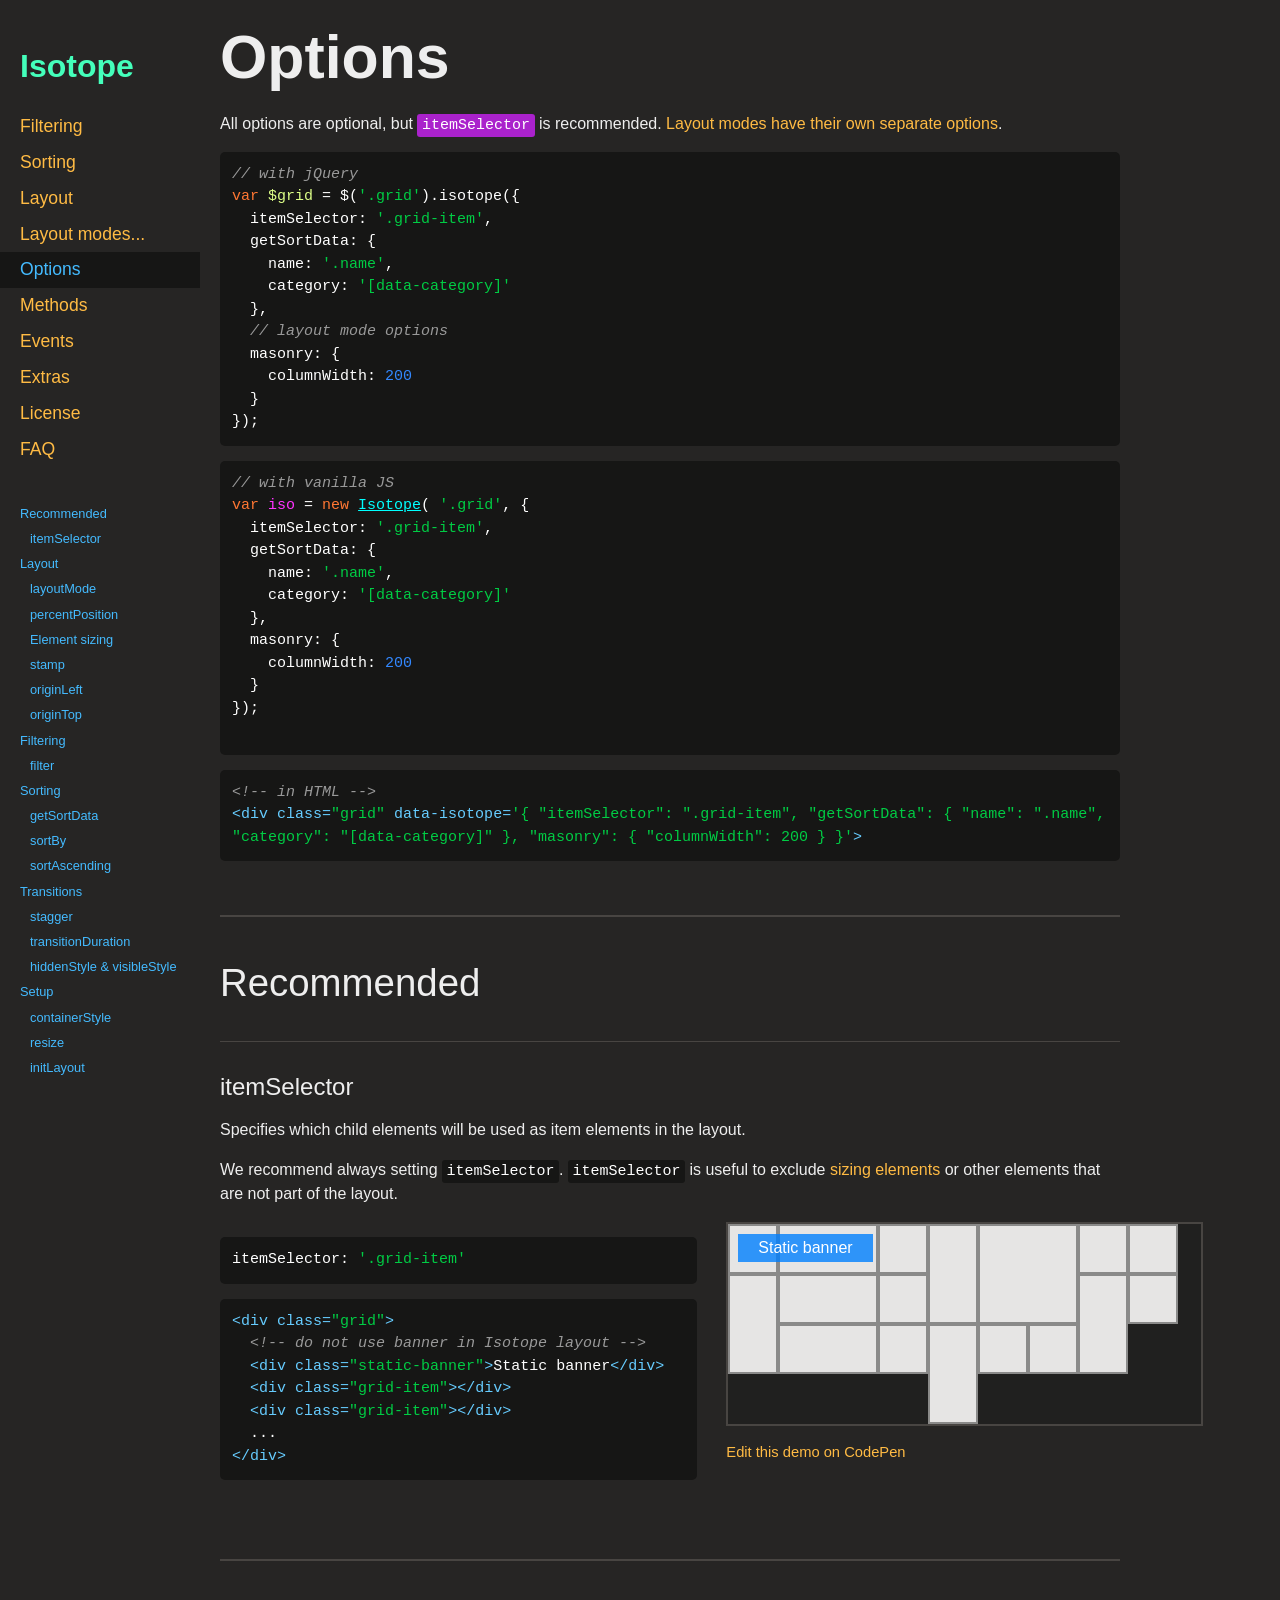
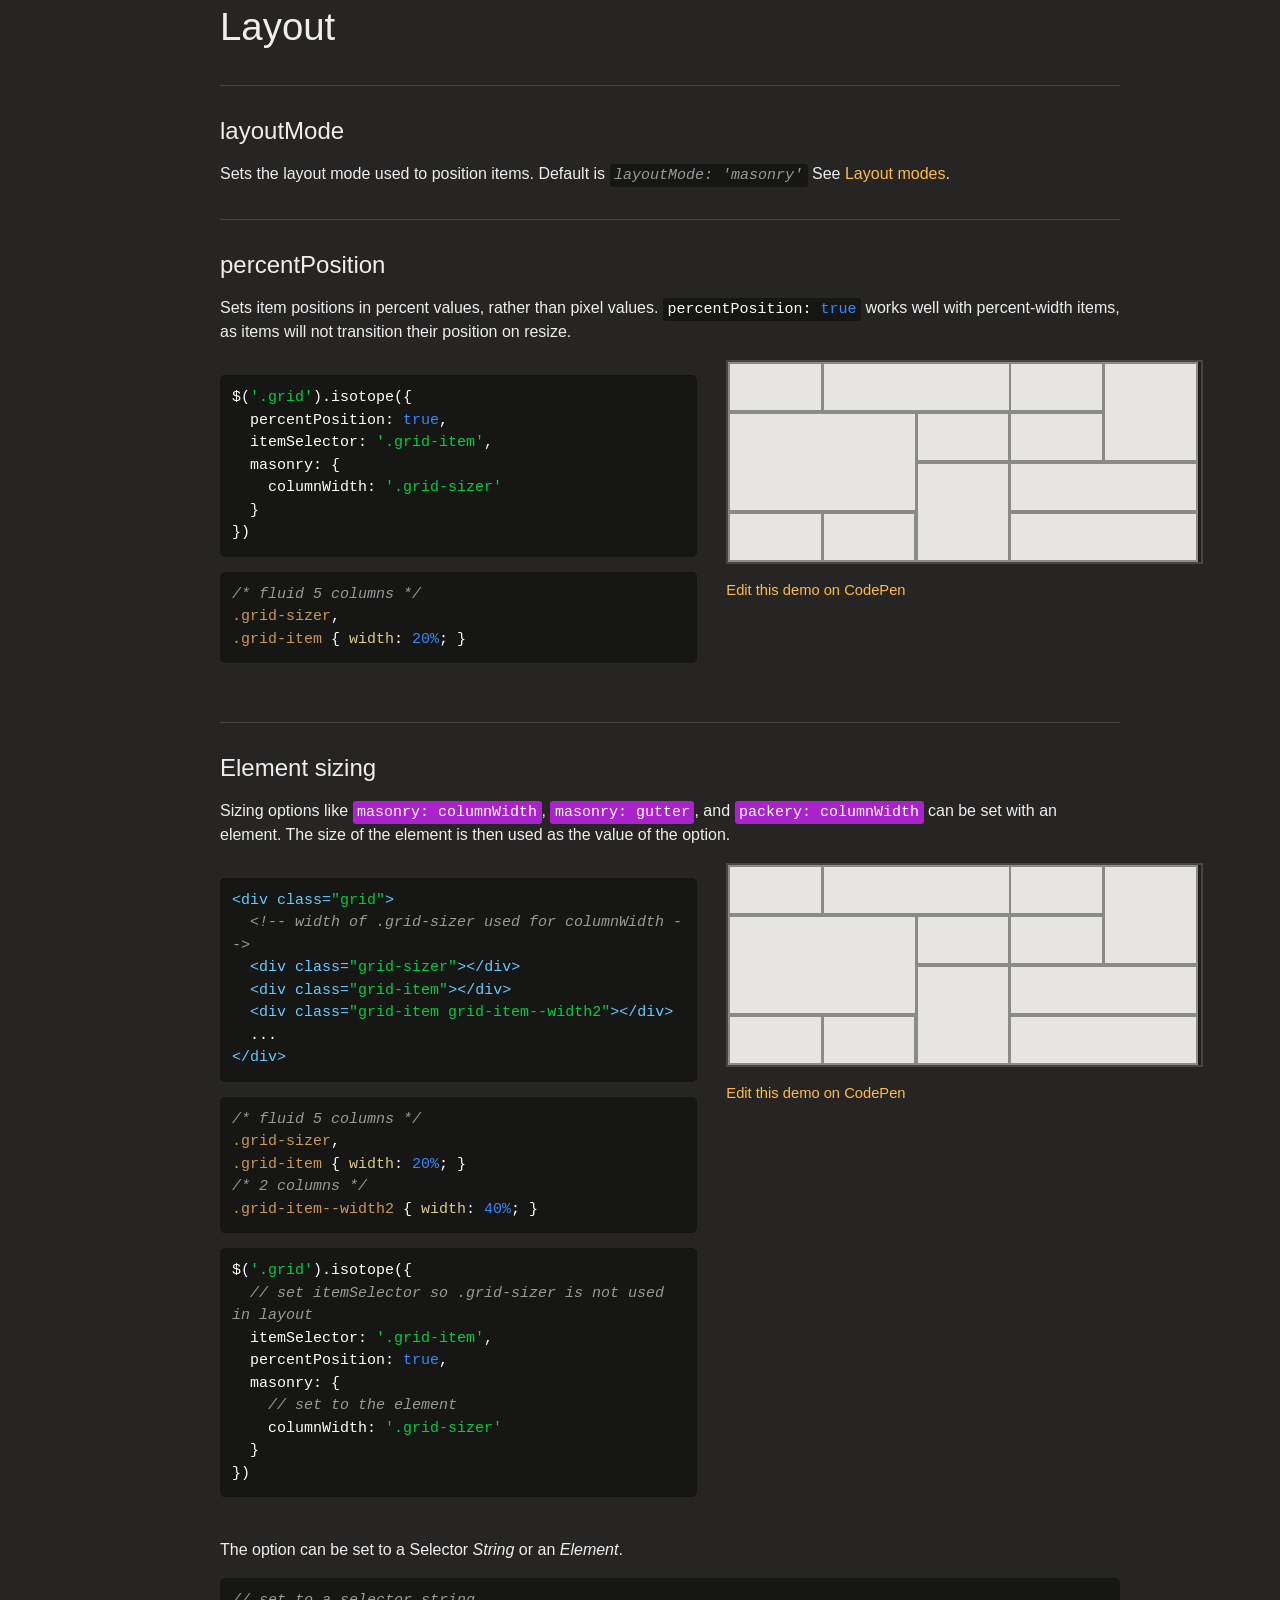
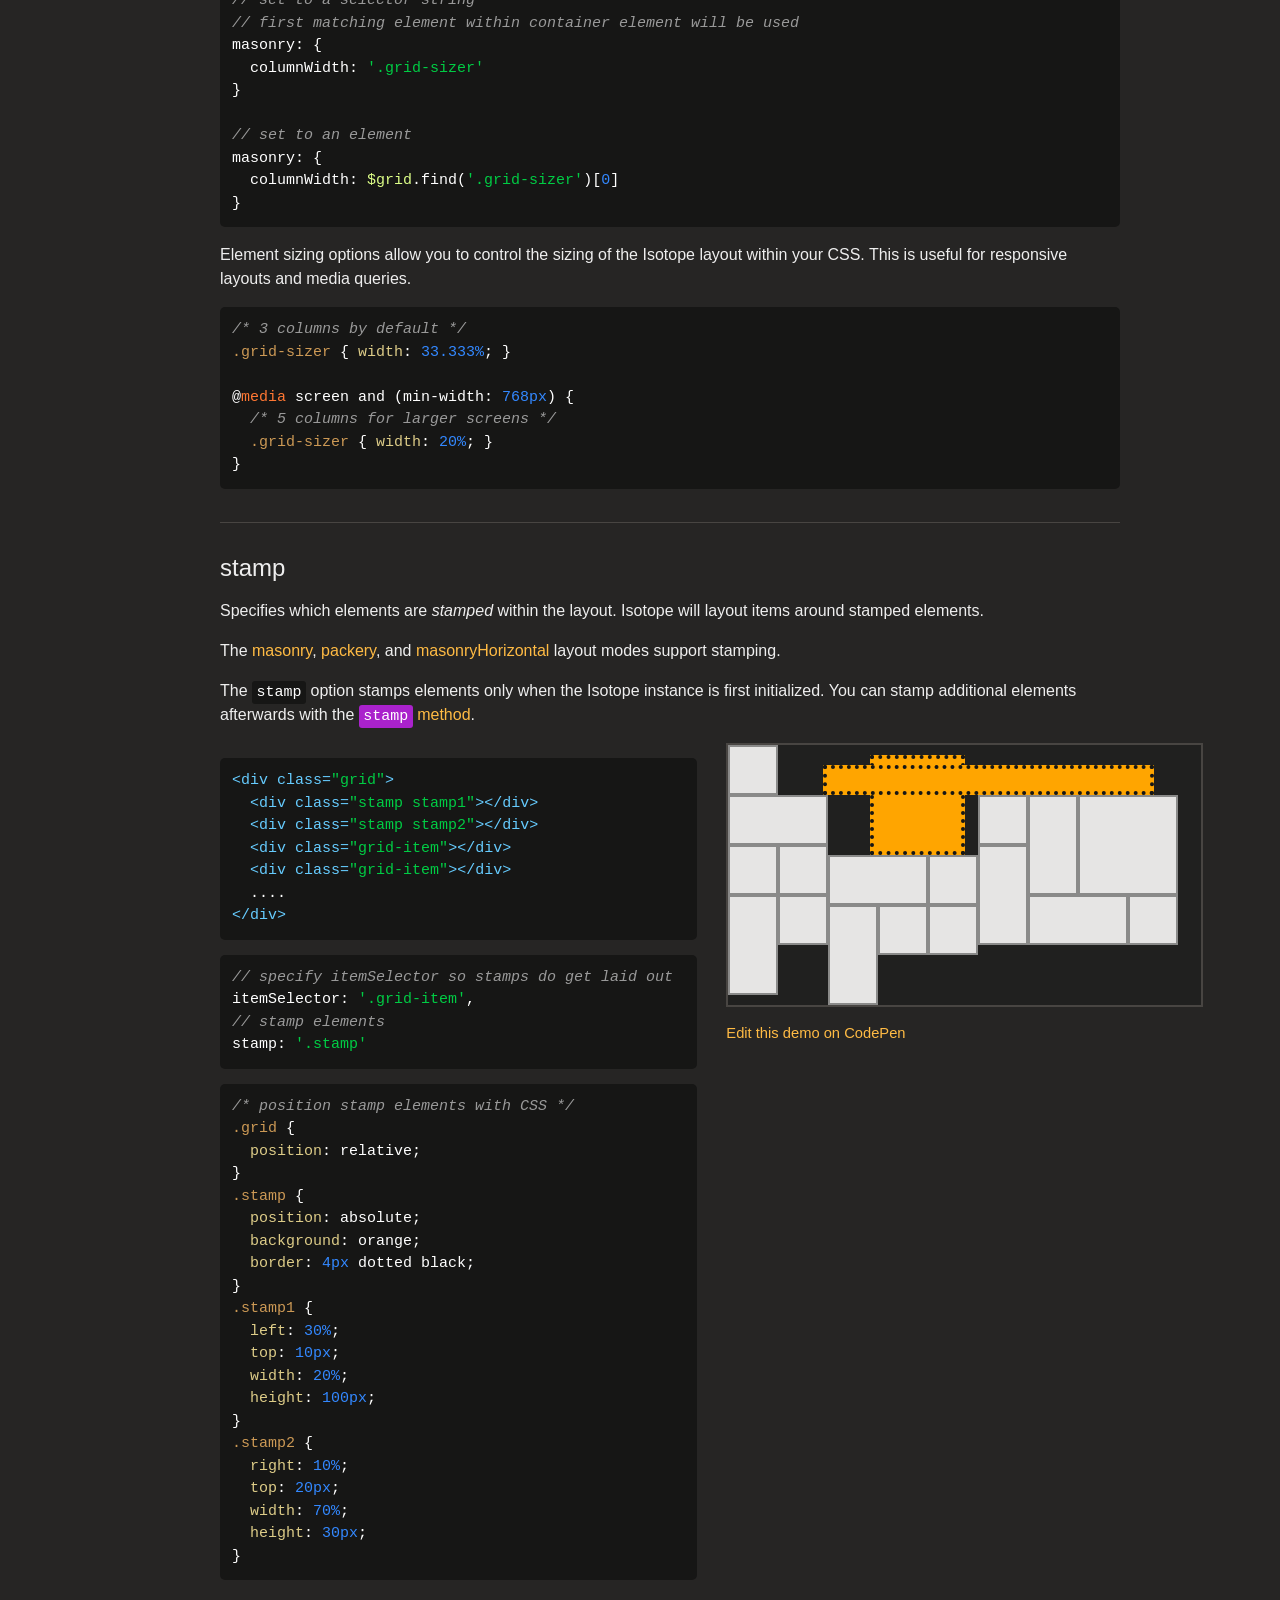
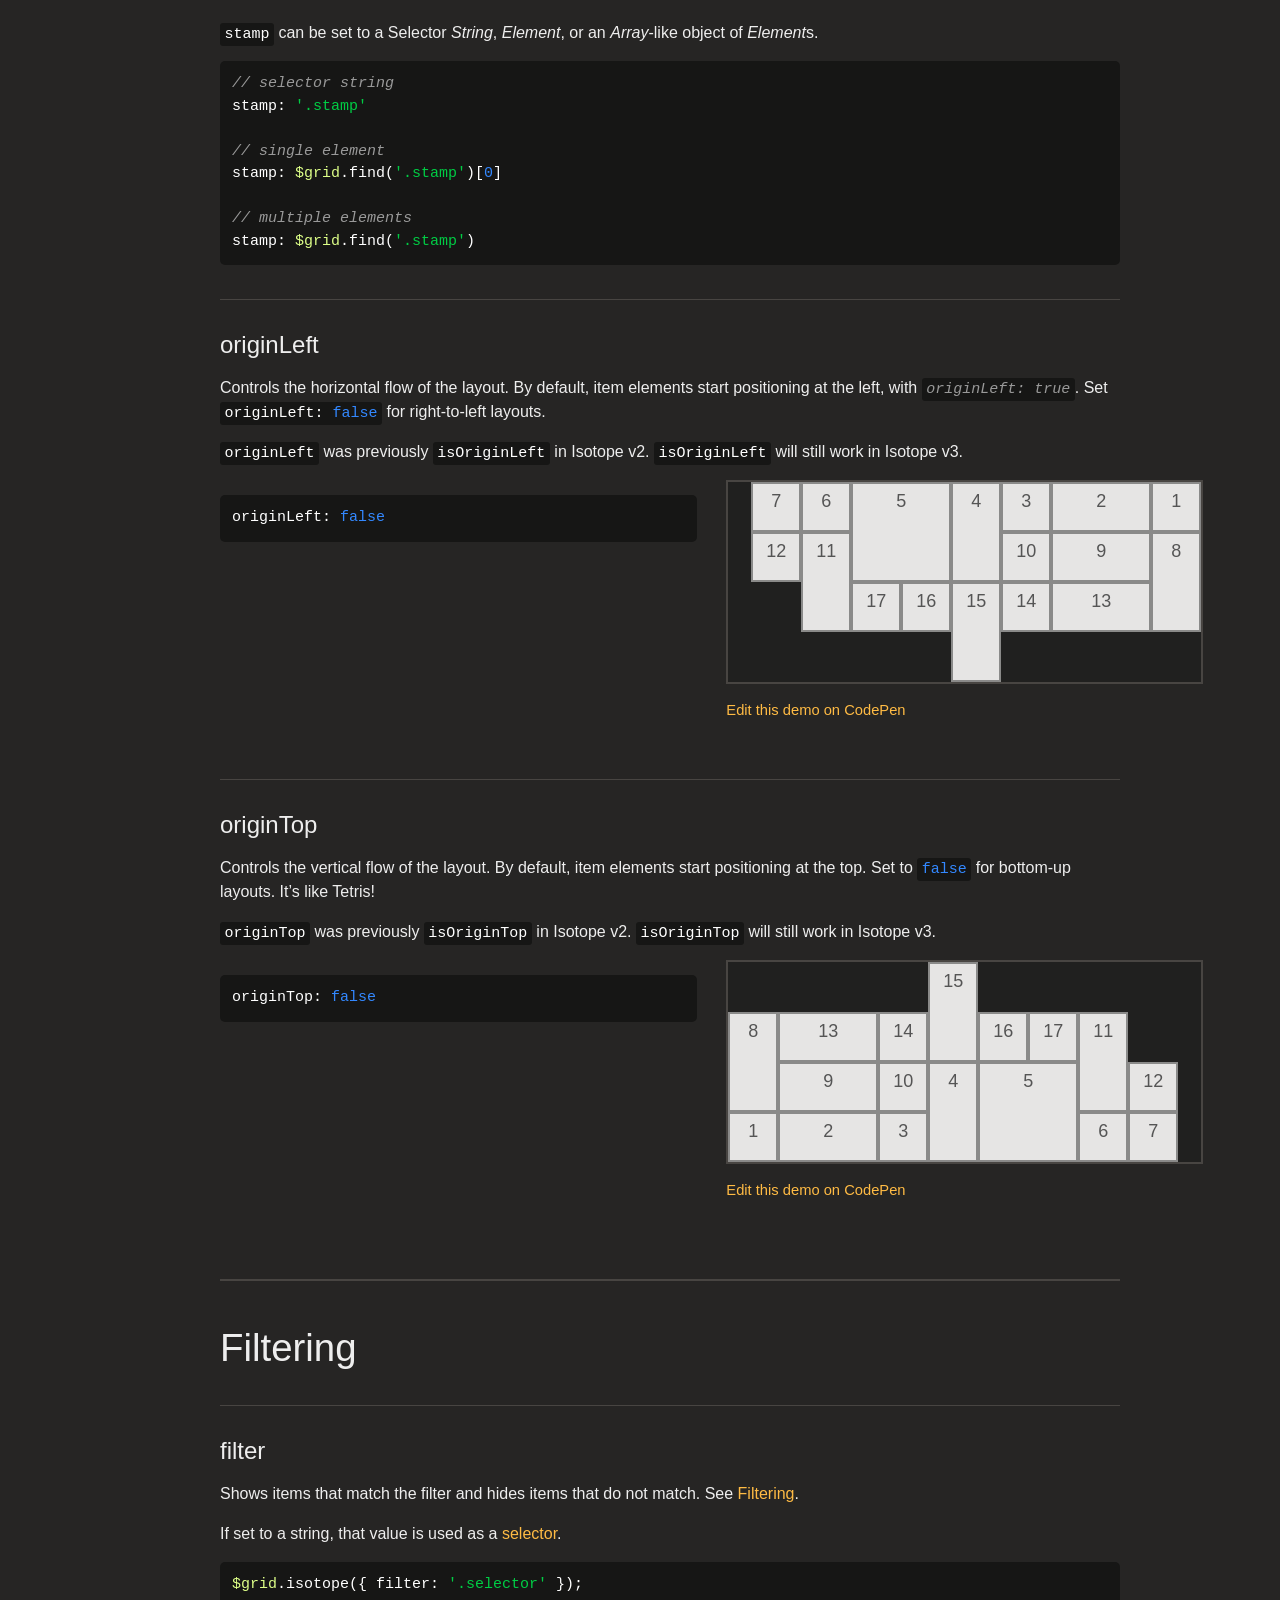
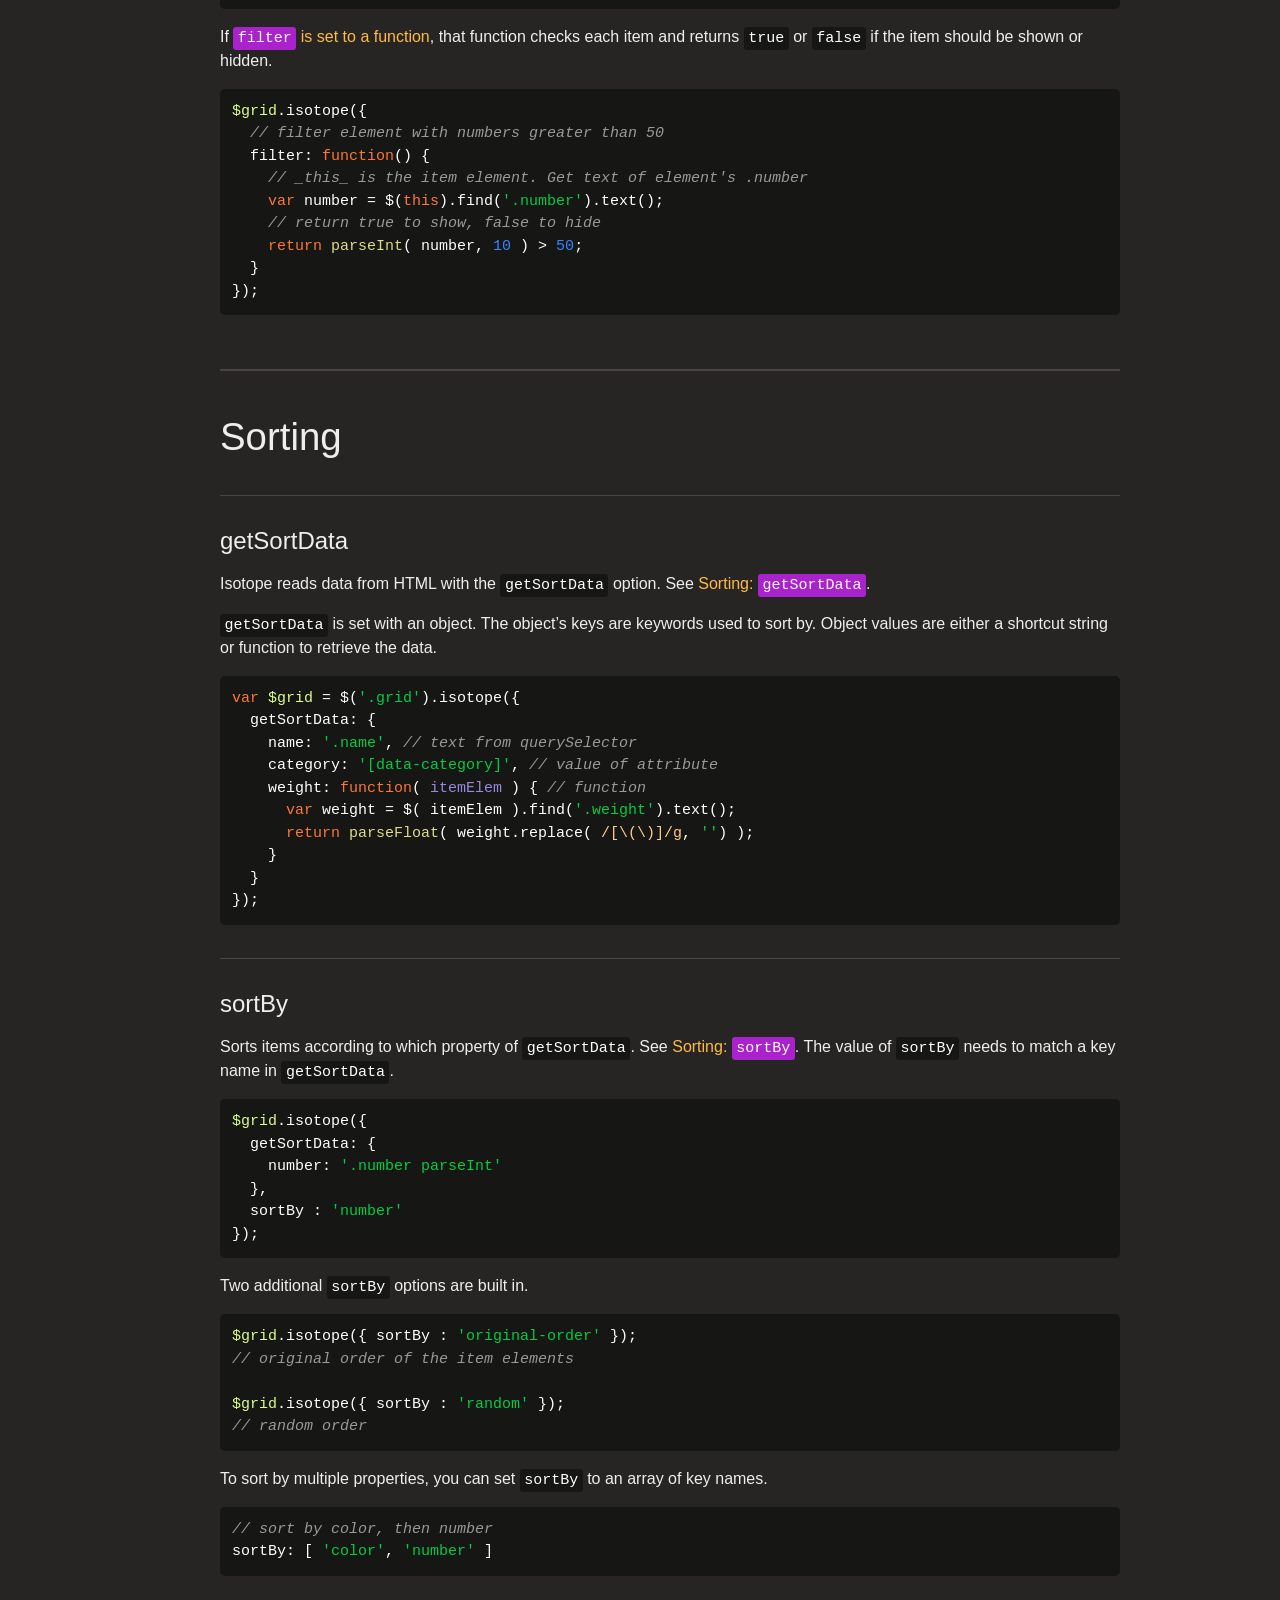
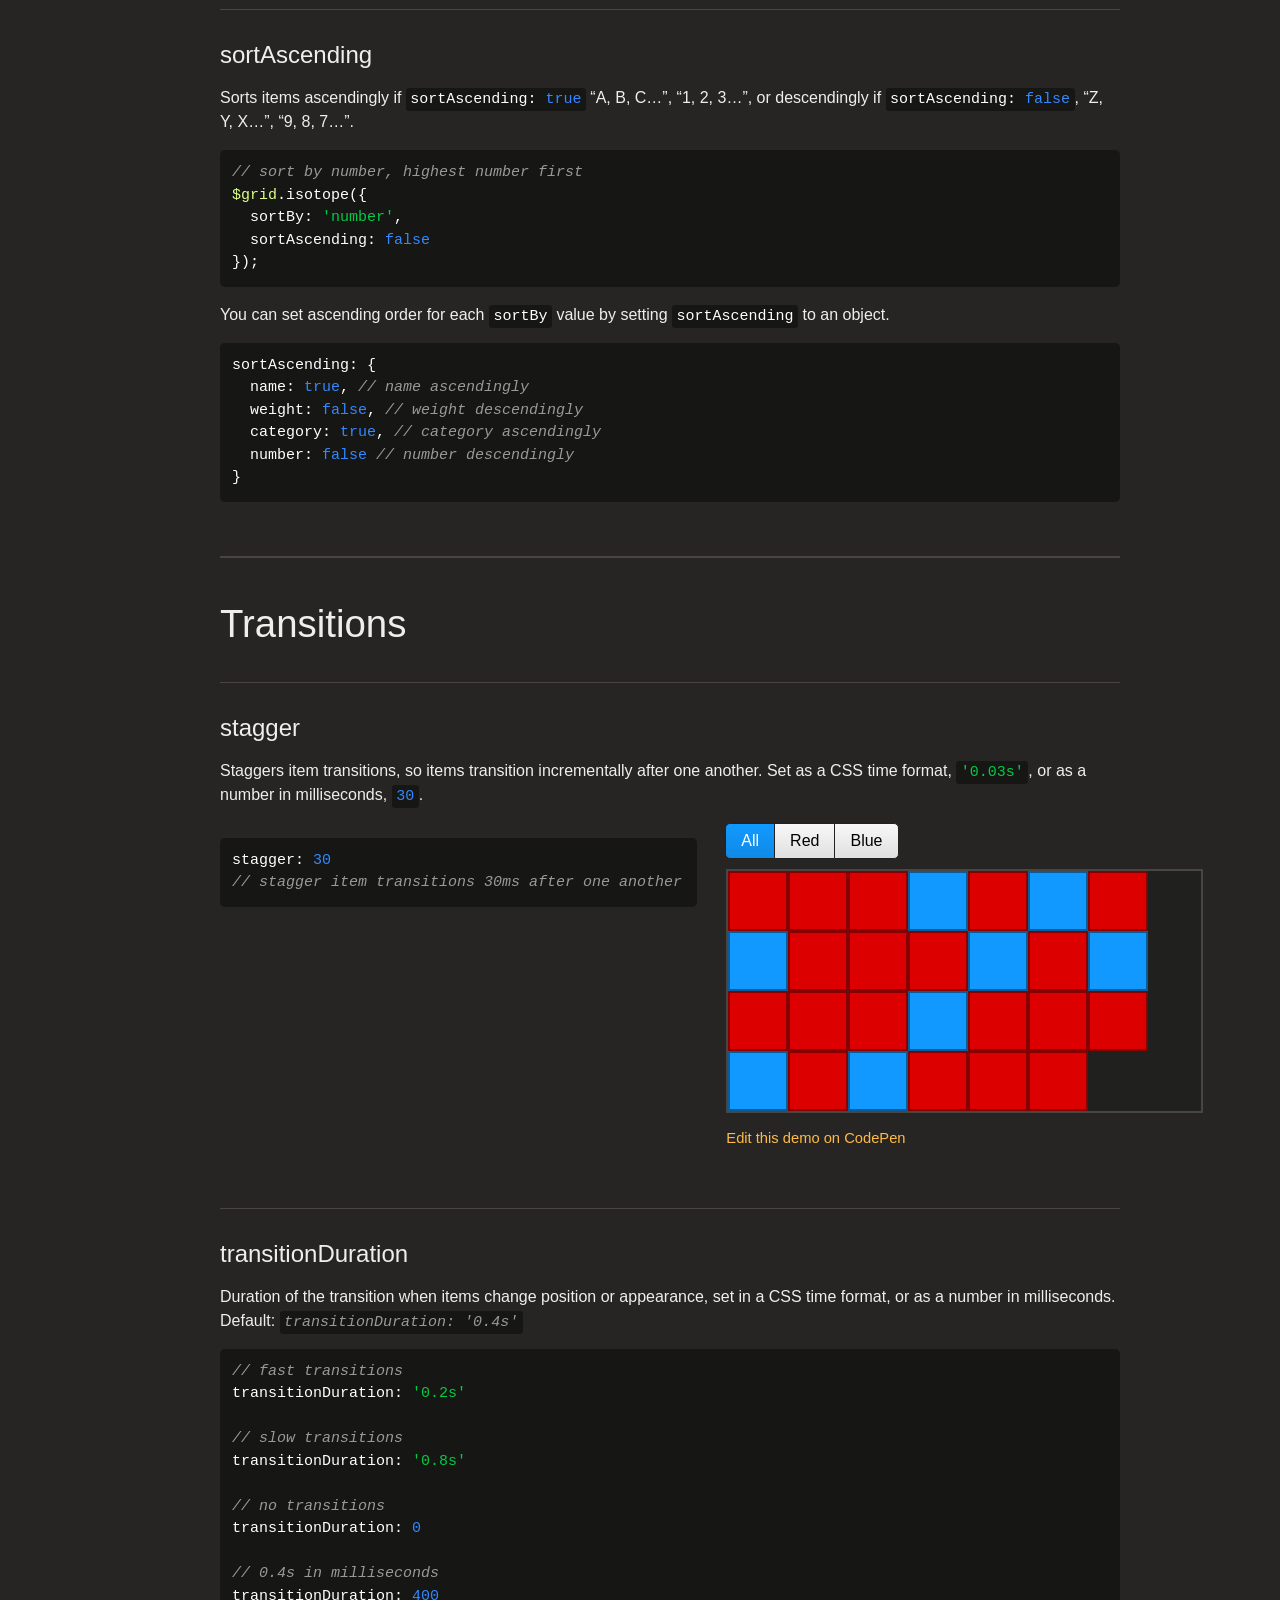
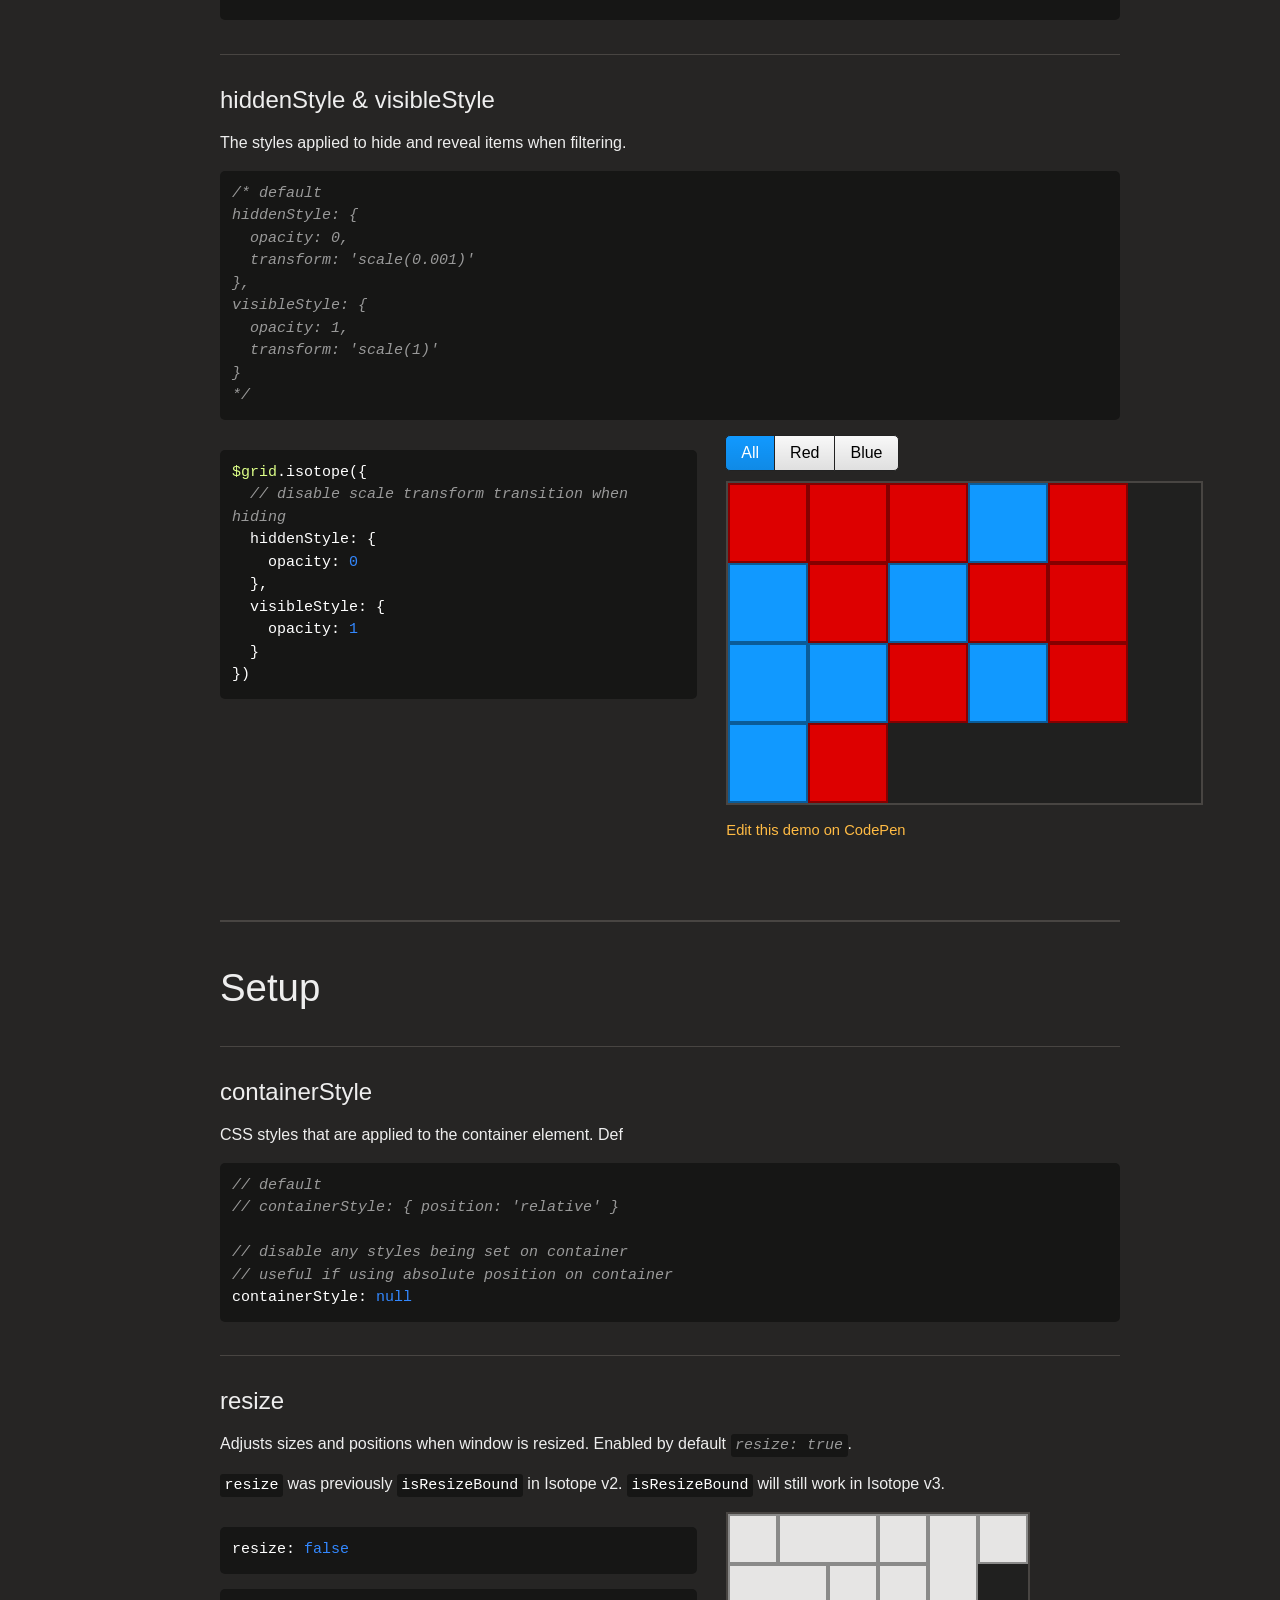
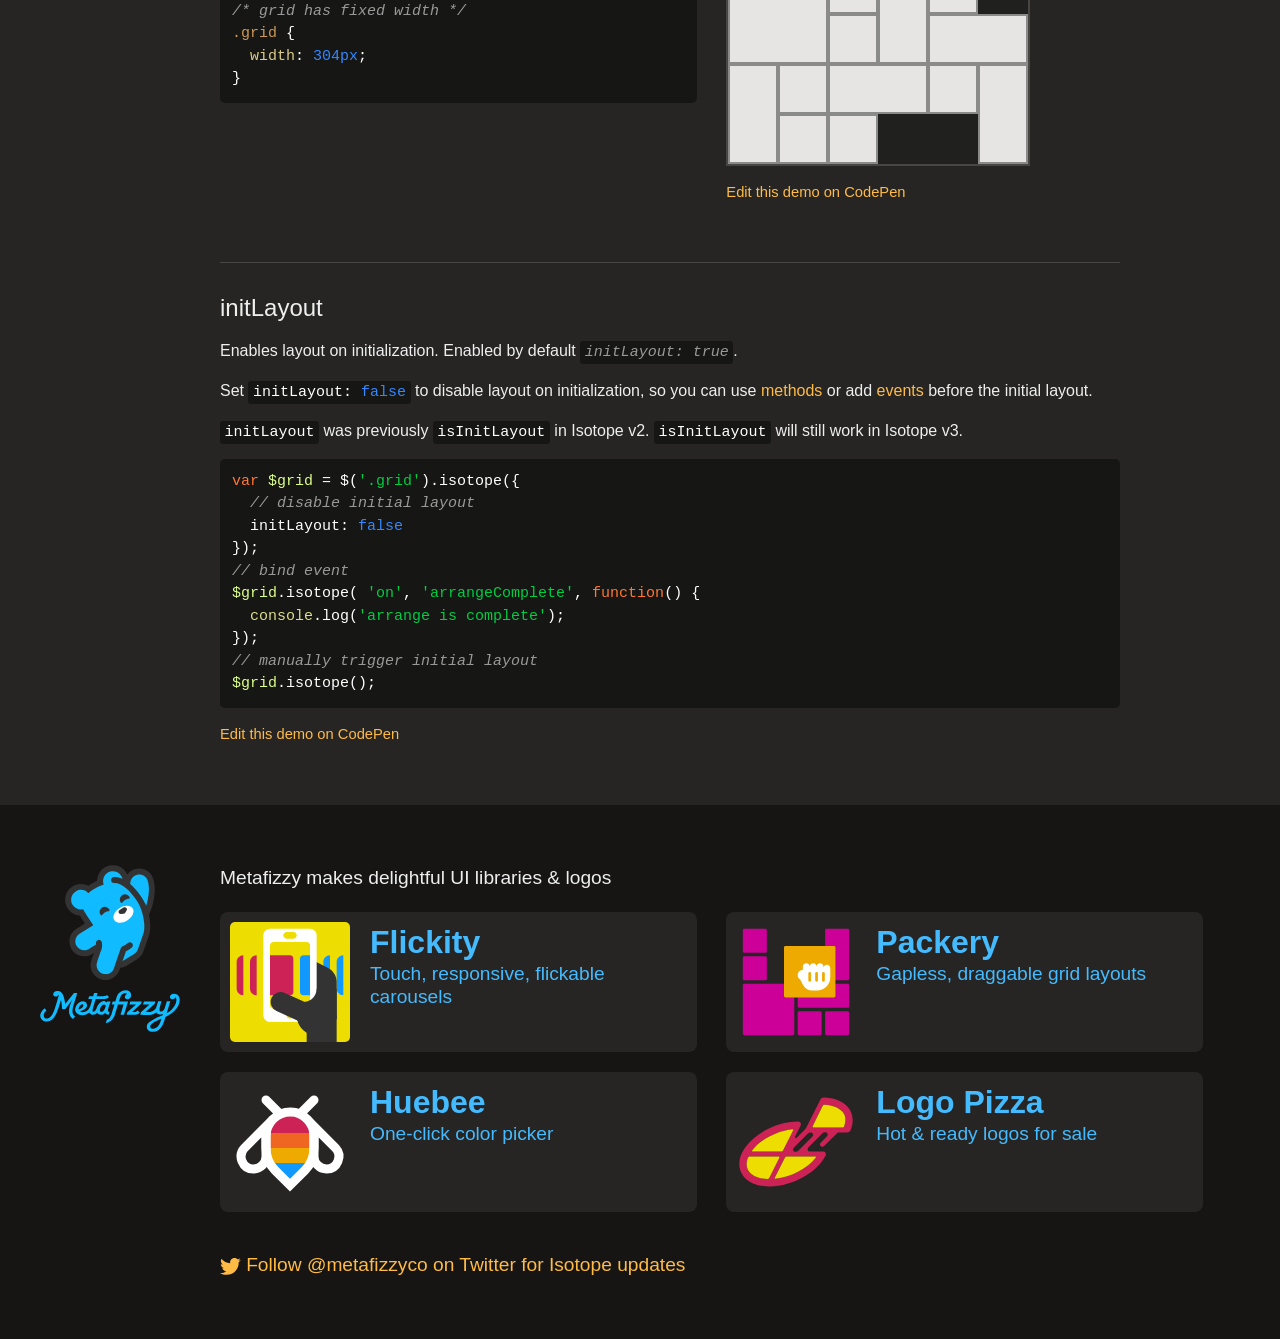
<file: assets/isotope-docs/options.html>
<!doctype html>
<html class="export" lang="en">
<head>
  <meta charset="utf-8">
  <meta http-equiv="x-ua-compatible" content="ie=edge">
  <meta name="viewport" content="width=device-width">
  <meta name="description" content="filter &amp; sort magical layouts">

  <title>Isotope &#xB7; Options</title>

    <!-- Isotope does not require any CSS files -->
    <link rel="stylesheet" href="css/isotope-docs.css?3" media="screen">

  <meta name="twitter:card" content="summary">
  <meta name="twitter:site" content="@metafizzyco">
  <meta name="twitter:url" content="http://isotope.metafizzy.co/.html">
  <meta name="twitter:title" content="Isotope Options">
  <meta name="twitter:description" content="filter &amp; sort magical layouts">

</head>
<body class="page--options">

  <div class="nav">
    <h1 class="nav__title"><a href=".">Isotope</a></h1>
  
    <ol class="site-nav">
      <li class="site-nav__item site-nav__item--filtering">
        <a class="site-nav__item__link" href="filtering.html">Filtering</a></li>
      <li class="site-nav__item site-nav__item--sorting">
        <a class="site-nav__item__link" href="sorting.html">Sorting</a></li>
      <li class="site-nav__item site-nav__item--layout ">
        <a class="site-nav__item__link" href="layout.html">Layout</a>
      </li>
      <li class="site-nav__item site-nav__item--layout-modes sub-nav-parent">
        <a class="site-nav__item__link" href="layout-modes.html">Layout modes</a>
        <ul class="sub-nav">
            <li class="sub-nav__item sub-nav__item--masonry">
              <a class="sub-nav__item__link" href="layout-modes/masonry.html">masonry</a></li>
            <li class="sub-nav__item sub-nav__item--fitrows">
              <a class="sub-nav__item__link" href="layout-modes/fitrows.html">fitRows</a></li>
            <li class="sub-nav__item sub-nav__item--vertical">
              <a class="sub-nav__item__link" href="layout-modes/vertical.html">vertical</a></li>
            <li class="sub-nav__item sub-nav__item--packery">
              <a class="sub-nav__item__link" href="layout-modes/packery.html">packery</a></li>
            <li class="sub-nav__item sub-nav__item--cellsbyrow">
              <a class="sub-nav__item__link" href="layout-modes/cellsbyrow.html">cellsByRow</a></li>
            <li class="sub-nav__item sub-nav__item--masonryhorizontal">
              <a class="sub-nav__item__link" href="layout-modes/masonryhorizontal.html">masonryHorizontal</a></li>
            <li class="sub-nav__item sub-nav__item--fitcolumns">
              <a class="sub-nav__item__link" href="layout-modes/fitcolumns.html">fitColumns</a></li>
            <li class="sub-nav__item sub-nav__item--cellsbycolumn">
              <a class="sub-nav__item__link" href="layout-modes/cellsbycolumn.html">cellsByColumn</a></li>
            <li class="sub-nav__item sub-nav__item--horiz">
              <a class="sub-nav__item__link" href="layout-modes/horiz.html">horiz</a></li>
        </ul>
      </li>
      <li class="site-nav__item site-nav__item--options">
        <a class="site-nav__item__link" href="options.html">Options</a></li>
      <li class="site-nav__item site-nav__item--methods">
        <a class="site-nav__item__link" href="methods.html">Methods</a></li>
      <li class="site-nav__item site-nav__item--events">
        <a class="site-nav__item__link" href="events.html">Events</a></li>
      <li class="site-nav__item site-nav__item--extras">
        <a class="site-nav__item__link" href="extras.html">Extras</a></li>
      <li class="site-nav__item site-nav__item--license">
        <a class="site-nav__item__link" href="license.html">License</a></li>
      <li class="site-nav__item site-nav__item--faq">
        <a class="site-nav__item__link" href="faq.html">FAQ</a></li>
    </ol>
  
    <ul class="page-nav" data-js="page-nav">
<li class="page-nav__item page-nav__item--h2"><a href="#recommended">Recommended</a></li>
<li class="page-nav__item page-nav__item--h3"><a href="#itemselector">itemSelector</a></li>
<li class="page-nav__item page-nav__item--h2"><a href="#layout">Layout</a></li>
<li class="page-nav__item page-nav__item--h3"><a href="#layoutmode">layoutMode</a></li>
<li class="page-nav__item page-nav__item--h3"><a href="#percentposition">percentPosition</a></li>
<li class="page-nav__item page-nav__item--h3"><a href="#element-sizing">Element sizing</a></li>
<li class="page-nav__item page-nav__item--h3"><a href="#stamp">stamp</a></li>
<li class="page-nav__item page-nav__item--h3"><a href="#originleft">originLeft</a></li>
<li class="page-nav__item page-nav__item--h3"><a href="#origintop">originTop</a></li>
<li class="page-nav__item page-nav__item--h2"><a href="#filtering">Filtering</a></li>
<li class="page-nav__item page-nav__item--h3"><a href="#filter">filter</a></li>
<li class="page-nav__item page-nav__item--h2"><a href="#sorting">Sorting</a></li>
<li class="page-nav__item page-nav__item--h3"><a href="#getsortdata">getSortData</a></li>
<li class="page-nav__item page-nav__item--h3"><a href="#sortby">sortBy</a></li>
<li class="page-nav__item page-nav__item--h3"><a href="#sortascending">sortAscending</a></li>
<li class="page-nav__item page-nav__item--h2"><a href="#transitions">Transitions</a></li>
<li class="page-nav__item page-nav__item--h3"><a href="#stagger">stagger</a></li>
<li class="page-nav__item page-nav__item--h3"><a href="#transitionduration">transitionDuration</a></li>
<li class="page-nav__item page-nav__item--h3"><a href="#hiddenstyle-visiblestyle">hiddenStyle &amp; visibleStyle</a></li>
<li class="page-nav__item page-nav__item--h2"><a href="#setup">Setup</a></li>
<li class="page-nav__item page-nav__item--h3"><a href="#containerstyle">containerStyle</a></li>
<li class="page-nav__item page-nav__item--h3"><a href="#resize">resize</a></li>
<li class="page-nav__item page-nav__item--h3"><a href="#initlayout">initLayout</a></li>
</ul>
  </div>


  <div id="content" class="main">
    <div class="container">
        <h1>Options</h1>


<p>All options are optional, but <a href="#itemselector"><code>itemSelector</code></a> is recommended. <a href="layout-modes.html#layout-mode-options">Layout modes have their own separate options</a>.</p>

<pre><code class="js"><span class="comment">// with jQuery</span>
<span class="keyword">var</span> <span class="jquery_var">$grid</span> = $(<span class="string">&apos;.grid&apos;</span>).isotope({
  <span class="attr">itemSelector</span>: <span class="string">&apos;.grid-item&apos;</span>,
  <span class="attr">getSortData</span>: {
    <span class="attr">name</span>: <span class="string">&apos;.name&apos;</span>,
    <span class="attr">category</span>: <span class="string">&apos;[data-category]&apos;</span>
  },
  <span class="comment">// layout mode options</span>
  masonry: {
    <span class="attr">columnWidth</span>: <span class="number">200</span>
  }
});
</code></pre>
<pre><code class="js"><span class="comment">// with vanilla JS</span>
<span class="keyword">var</span> <span class="isotope_var">iso</span> = <span class="keyword">new</span> <span class="isotope_keyword">Isotope</span>( <span class="string">&apos;.grid&apos;</span>, {
  <span class="attr">itemSelector</span>: <span class="string">&apos;.grid-item&apos;</span>,
  <span class="attr">getSortData</span>: {
    <span class="attr">name</span>: <span class="string">&apos;.name&apos;</span>,
    <span class="attr">category</span>: <span class="string">&apos;[data-category]&apos;</span>
  },
  <span class="attr">masonry</span>: {
    <span class="attr">columnWidth</span>: <span class="number">200</span>
  }
});

</code></pre>
<pre><code class="html"><span class="comment">&lt;!-- in HTML --&gt;</span>
<span class="tag">&lt;<span class="name">div</span> <span class="attr">class</span>=<span class="string">&quot;grid&quot;</span> <span class="attr">data-isotope</span>=<span class="string">&apos;{ &quot;itemSelector&quot;: &quot;.grid-item&quot;, &quot;getSortData&quot;: { &quot;name&quot;: &quot;.name&quot;, &quot;category&quot;: &quot;[data-category]&quot; }, &quot;masonry&quot;: { &quot;columnWidth&quot;: 200 } }&apos;</span>&gt;</span>
</code></pre>

<h2 id="recommended">Recommended</h2>

<h3 id="itemselector">itemSelector</h3>

<p>Specifies which child elements will be used as item elements in the layout.</p>

<p>We recommend always setting <code>itemSelector</code>. <code>itemSelector</code> is useful to exclude <a href="#element-sizing">sizing elements</a> or other elements that are not part of the layout.</p>

<div class="duo example">
  <div class="duo__cell example__code">
<pre><code class="js">itemSelector: <span class="string">&apos;.grid-item&apos;</span>
</code></pre>

<pre><code class="html"><span class="tag">&lt;<span class="name">div</span> <span class="attr">class</span>=<span class="string">&quot;grid&quot;</span>&gt;</span>
  <span class="comment">&lt;!-- do not use banner in Isotope layout --&gt;</span>
  <span class="tag">&lt;<span class="name">div</span> <span class="attr">class</span>=<span class="string">&quot;static-banner&quot;</span>&gt;</span>Static banner<span class="tag">&lt;/<span class="name">div</span>&gt;</span>
  <span class="tag">&lt;<span class="name">div</span> <span class="attr">class</span>=<span class="string">&quot;grid-item&quot;</span>&gt;</span><span class="tag">&lt;/<span class="name">div</span>&gt;</span>
  <span class="tag">&lt;<span class="name">div</span> <span class="attr">class</span>=<span class="string">&quot;grid-item&quot;</span>&gt;</span><span class="tag">&lt;/<span class="name">div</span>&gt;</span>
  ...
<span class="tag">&lt;/<span class="name">div</span>&gt;</span>
</code></pre>
  </div>
  <div class="duo__cell example__demo">
    <div class="grid grid--has-banner" data-isotope="{ &quot;itemSelector&quot;: &quot;.grid-item&quot;, &quot;masonry&quot;: { &quot;columnWidth&quot;: 50 }}">
      <div class="static-banner">Static banner</div>
      <div class="grid-item"></div>
      <div class="grid-item grid-item--width2"></div>
      <div class="grid-item"></div>
      <div class="grid-item grid-item--height2"></div>
      <div class="grid-item grid-item--width2 grid-item--height2"></div>
      <div class="grid-item"></div>
      <div class="grid-item"></div>
      <div class="grid-item grid-item--height2"></div>
      <div class="grid-item grid-item--width2"></div>
      <div class="grid-item"></div>
      <div class="grid-item grid-item--height2"></div>
      <div class="grid-item"></div>
      <div class="grid-item grid-item--width2"></div>
      <div class="grid-item"></div>
      <div class="grid-item grid-item--height2"></div>
      <div class="grid-item"></div>
      <div class="grid-item"></div>
    </div>
    <p class="edit-demo">
        <a href="http://codepen.io/desandro/pen/yNOdxr">Edit this demo on CodePen</a>
    </p>
  </div>
</div>


<h2 id="layout">Layout</h2>

<h3 id="layoutmode">layoutMode</h3>

<p>Sets the layout mode used to position items. Default is
  <code><span class="comment">layoutMode: &apos;masonry&apos;</span></code>
  See <a href="layout-modes.html">Layout modes</a>.</p>


<h3 id="percentposition">percentPosition</h3>

<p>Sets item positions in percent values, rather than pixel values. <code>percentPosition: <span class="literal">true</span></code> works well with percent-width items, as items will not transition their position on resize.</p>

<div class="duo example">
  <div class="duo__cell example__code">
<pre><code class="js">$(<span class="string">&apos;.grid&apos;</span>).isotope({
  <span class="attr">percentPosition</span>: <span class="literal">true</span>,
  <span class="attr">itemSelector</span>: <span class="string">&apos;.grid-item&apos;</span>,
  <span class="attr">masonry</span>: {
    <span class="attr">columnWidth</span>: <span class="string">&apos;.grid-sizer&apos;</span>
  }
})
</code></pre>

<pre><code class="css"><span class="comment">/* fluid 5 columns */</span>
<span class="selector-class">.grid-sizer</span>,
<span class="selector-class">.grid-item</span> { <span class="attribute">width</span>: <span class="number">20%</span>; }
</code></pre>
  </div>
  <div class="duo__cell example__demo">
    <div class="grid grid--fluid-5-col" data-isotope="{ &quot;masonry&quot;: { &quot;columnWidth&quot;: &quot;.grid-sizer&quot; }, &quot;itemSelector&quot;: &quot;.grid-item&quot;, &quot;percentPosition&quot;: true }">
      <div class="grid-sizer"></div>
      <div class="grid-item"></div>
      <div class="grid-item grid-item--width2"></div>
      <div class="grid-item"></div>
      <div class="grid-item grid-item--height2"></div>
      <div class="grid-item grid-item--width2 grid-item--height2"></div>
      <div class="grid-item"></div>
      <div class="grid-item"></div>
      <div class="grid-item grid-item--height2"></div>
      <div class="grid-item grid-item--width2"></div>
      <div class="grid-item"></div>
      <div class="grid-item grid-item--width2"></div>
      <div class="grid-item"></div>
    </div>
    <p class="edit-demo">
        <a href="http://codepen.io/desandro/pen/mIkhq">Edit this demo on CodePen</a>
    </p>
  </div>
</div>


<h3 id="element-sizing">Element sizing</h3>

<p>Sizing options like <a href="layout-modes/masonry.html#columnwidth"><code>masonry: columnWidth</code></a>, <a href="layout-modes/masonry.html#gutter"><code>masonry: gutter</code></a>, and <a href="layout-modes/packery.html#columnwidth"><code>packery: columnWidth</code></a> can be set with an element. The size of the element is then used as the value of the option.</p>

<div class="duo example">
  <div class="duo__cell example__code">
<pre><code class="html"><span class="tag">&lt;<span class="name">div</span> <span class="attr">class</span>=<span class="string">&quot;grid&quot;</span>&gt;</span>
  <span class="comment">&lt;!-- width of .grid-sizer used for columnWidth --&gt;</span>
  <span class="tag">&lt;<span class="name">div</span> <span class="attr">class</span>=<span class="string">&quot;grid-sizer&quot;</span>&gt;</span><span class="tag">&lt;/<span class="name">div</span>&gt;</span>
  <span class="tag">&lt;<span class="name">div</span> <span class="attr">class</span>=<span class="string">&quot;grid-item&quot;</span>&gt;</span><span class="tag">&lt;/<span class="name">div</span>&gt;</span>
  <span class="tag">&lt;<span class="name">div</span> <span class="attr">class</span>=<span class="string">&quot;grid-item grid-item--width2&quot;</span>&gt;</span><span class="tag">&lt;/<span class="name">div</span>&gt;</span>
  ...
<span class="tag">&lt;/<span class="name">div</span>&gt;</span>
</code></pre>

<pre><code class="css"><span class="comment">/* fluid 5 columns */</span>
<span class="selector-class">.grid-sizer</span>,
<span class="selector-class">.grid-item</span> { <span class="attribute">width</span>: <span class="number">20%</span>; }
<span class="comment">/* 2 columns */</span>
<span class="selector-class">.grid-item--width2</span> { <span class="attribute">width</span>: <span class="number">40%</span>; }
</code></pre>

<pre><code class="js">$(<span class="string">&apos;.grid&apos;</span>).isotope({
  <span class="comment">// set itemSelector so .grid-sizer is not used in layout</span>
  itemSelector: <span class="string">&apos;.grid-item&apos;</span>,
  <span class="attr">percentPosition</span>: <span class="literal">true</span>,
  <span class="attr">masonry</span>: {
    <span class="comment">// set to the element</span>
    columnWidth: <span class="string">&apos;.grid-sizer&apos;</span>
  }
})
</code></pre>
  </div>
  <div class="duo__cell examle__demo">
    <div class="grid grid--fluid-5-col" data-isotope="{ &quot;masonry&quot;: { &quot;columnWidth&quot;: &quot;.grid-sizer&quot; }, &quot;itemSelector&quot;: &quot;.grid-item&quot;, &quot;percentPosition&quot;: true }">
      <div class="grid-sizer"></div>
      <div class="grid-item"></div>
      <div class="grid-item grid-item--width2"></div>
      <div class="grid-item"></div>
      <div class="grid-item grid-item--height2"></div>
      <div class="grid-item grid-item--width2 grid-item--height2"></div>
      <div class="grid-item"></div>
      <div class="grid-item"></div>
      <div class="grid-item grid-item--height2"></div>
      <div class="grid-item grid-item--width2"></div>
      <div class="grid-item"></div>
      <div class="grid-item grid-item--width2"></div>
      <div class="grid-item"></div>
    </div>

    <p class="edit-demo">
        <a href="http://codepen.io/desandro/pen/mIkhq">Edit this demo on CodePen</a>
    </p>
  </div>
</div>

<p>The option can be set to a Selector <i>String</i> or an <i>Element</i>.</p>

<pre><code class="js"><span class="comment">// set to a selector string</span>
<span class="comment">// first matching element within container element will be used</span>
masonry: {
  <span class="attr">columnWidth</span>: <span class="string">&apos;.grid-sizer&apos;</span>
}

<span class="comment">// set to an element</span>
masonry: {
  <span class="attr">columnWidth</span>: <span class="jquery_var">$grid</span>.find(<span class="string">&apos;.grid-sizer&apos;</span>)[<span class="number">0</span>]
}
</code></pre>

<p>Element sizing options allow you to control the sizing of the Isotope layout within your CSS. This is useful for responsive layouts and media queries.</p>

<pre><code class="css"><span class="comment">/* 3 columns by default */</span>
<span class="selector-class">.grid-sizer</span> { <span class="attribute">width</span>: <span class="number">33.333%</span>; }

@<span class="keyword">media</span> screen and (min-width: <span class="number">768px</span>) {
  <span class="comment">/* 5 columns for larger screens */</span>
  <span class="selector-class">.grid-sizer</span> { <span class="attribute">width</span>: <span class="number">20%</span>; }
}
</code></pre>


<h3 id="stamp">stamp</h3>

<p>Specifies which elements are <em>stamped</em> within the layout. Isotope will layout items around stamped elements.</p>

<p>The <a href="layout-modes/masonry.html">masonry</a>, <a href="layout-modes/packery.html">packery</a>, and <a href="layout-modes/masonryhorizontal.html">masonryHorizontal</a> layout modes support stamping.</p>

<p>The <code>stamp</code> option stamps elements only when the Isotope instance is first initialized. You can stamp additional elements afterwards with the <a href="methods.html#stamp"><code>stamp</code> method</a>.</p>

<div class="duo example">
  <div class="duo__cell example__code">
<pre><code class="html"><span class="tag">&lt;<span class="name">div</span> <span class="attr">class</span>=<span class="string">&quot;grid&quot;</span>&gt;</span>
  <span class="tag">&lt;<span class="name">div</span> <span class="attr">class</span>=<span class="string">&quot;stamp stamp1&quot;</span>&gt;</span><span class="tag">&lt;/<span class="name">div</span>&gt;</span>
  <span class="tag">&lt;<span class="name">div</span> <span class="attr">class</span>=<span class="string">&quot;stamp stamp2&quot;</span>&gt;</span><span class="tag">&lt;/<span class="name">div</span>&gt;</span>
  <span class="tag">&lt;<span class="name">div</span> <span class="attr">class</span>=<span class="string">&quot;grid-item&quot;</span>&gt;</span><span class="tag">&lt;/<span class="name">div</span>&gt;</span>
  <span class="tag">&lt;<span class="name">div</span> <span class="attr">class</span>=<span class="string">&quot;grid-item&quot;</span>&gt;</span><span class="tag">&lt;/<span class="name">div</span>&gt;</span>
  ....
<span class="tag">&lt;/<span class="name">div</span>&gt;</span>
</code></pre>

<pre><code class="js"><span class="comment">// specify itemSelector so stamps do get laid out</span>
itemSelector: <span class="string">&apos;.grid-item&apos;</span>,
<span class="comment">// stamp elements</span>
stamp: <span class="string">&apos;.stamp&apos;</span>
</code></pre>

<pre><code class="css"><span class="comment">/* position stamp elements with CSS */</span>
<span class="selector-class">.grid</span> {
  <span class="attribute">position</span>: relative;
}
<span class="selector-class">.stamp</span> {
  <span class="attribute">position</span>: absolute;
  <span class="attribute">background</span>: orange;
  <span class="attribute">border</span>: <span class="number">4px</span> dotted black;
}
<span class="selector-class">.stamp1</span> {
  <span class="attribute">left</span>: <span class="number">30%</span>;
  <span class="attribute">top</span>: <span class="number">10px</span>;
  <span class="attribute">width</span>: <span class="number">20%</span>;
  <span class="attribute">height</span>: <span class="number">100px</span>;
}
<span class="selector-class">.stamp2</span> {
  <span class="attribute">right</span>: <span class="number">10%</span>;
  <span class="attribute">top</span>: <span class="number">20px</span>;
  <span class="attribute">width</span>: <span class="number">70%</span>;
  <span class="attribute">height</span>: <span class="number">30px</span>;
}
</code></pre>
  </div>
  <div class="duo__cell example__demo">
    <div class="grid grid--has-stamp" data-isotope="{ &quot;itemSelector&quot;: &quot;.grid-item&quot;, &quot;stamp&quot;: &quot;.stamp&quot;, &quot;masonry&quot;: { &quot;columnWidth&quot;: 50 } }">
      <div class="stamp stamp--stamp-option-stamp1"></div>
      <div class="stamp stamp--stamp-option-stamp2"></div>
      <div class="grid-item"></div>
      <div class="grid-item grid-item--width2"></div>
      <div class="grid-item"></div>
      <div class="grid-item grid-item--height2"></div>
      <div class="grid-item grid-item--width2 grid-item--height2"></div>
      <div class="grid-item"></div>
      <div class="grid-item"></div>
      <div class="grid-item grid-item--height2"></div>
      <div class="grid-item grid-item--width2"></div>
      <div class="grid-item"></div>
      <div class="grid-item grid-item--height2"></div>
      <div class="grid-item"></div>
      <div class="grid-item grid-item--width2"></div>
      <div class="grid-item"></div>
      <div class="grid-item grid-item--height2"></div>
      <div class="grid-item"></div>
      <div class="grid-item"></div>
    </div>

    <p class="edit-demo">
        <a href="http://codepen.io/desandro/pen/jfhnx">Edit this demo on CodePen</a>
    </p>
  </div>
</div>

<p><code>stamp</code> can be set to a Selector <i>String</i>, <i>Element</i>, or an <i>Array</i>-like object of <i>Element</i>s.</p>

<pre><code class="js"><span class="comment">// selector string</span>
stamp: <span class="string">&apos;.stamp&apos;</span>

<span class="comment">// single element</span>
stamp: <span class="jquery_var">$grid</span>.find(<span class="string">&apos;.stamp&apos;</span>)[<span class="number">0</span>]

<span class="comment">// multiple elements</span>
stamp: <span class="jquery_var">$grid</span>.find(<span class="string">&apos;.stamp&apos;</span>)
</code></pre>


<h3 id="originleft">originLeft</h3>

<p>Controls the horizontal flow of the layout. By default, item elements start positioning at the left, with <code><span class="comment">originLeft: true</span></code>. Set <code>originLeft: <span class="literal">false</span></code> for right-to-left layouts.</p>

<p><code>originLeft</code> was previously <code>isOriginLeft</code> in Isotope v2. <code>isOriginLeft</code> will still work in Isotope v3.</p>

<div class="duo example">
  <div class="duo__cell example__code">
<pre><code class="js">originLeft: <span class="literal">false</span>
</code></pre>
  </div>
  <div class="duo__cell example__code">
    <div class="grid grid--counting" data-isotope="{ &quot;originLeft&quot;: false, &quot;masonry&quot;: { &quot;columnWidth&quot;: 50 } }">
      <div class="grid-item"></div>
      <div class="grid-item grid-item--width2"></div>
      <div class="grid-item"></div>
      <div class="grid-item grid-item--height2"></div>
      <div class="grid-item grid-item--width2 grid-item--height2"></div>
      <div class="grid-item"></div>
      <div class="grid-item"></div>
      <div class="grid-item grid-item--height2"></div>
      <div class="grid-item grid-item--width2"></div>
      <div class="grid-item"></div>
      <div class="grid-item grid-item--height2"></div>
      <div class="grid-item"></div>
      <div class="grid-item grid-item--width2"></div>
      <div class="grid-item"></div>
      <div class="grid-item grid-item--height2"></div>
      <div class="grid-item"></div>
      <div class="grid-item"></div>
    </div>

    <p class="edit-demo">
        <a href="http://codepen.io/desandro/pen/gadFJ">Edit this demo on CodePen</a>
    </p>
  </div>
</div>


<h3 id="origintop">originTop</h3>

<p>Controls the vertical flow of the layout. By default, item elements start positioning at the top. Set to <code><span class="literal">false</span></code> for bottom-up layouts. It&#x2019;s like Tetris!</p>

<p><code>originTop</code> was previously <code>isOriginTop</code> in Isotope v2. <code>isOriginTop</code> will still work in Isotope v3.</p>

<div class="duo example">
  <div class="duo__cell example__code">
<pre><code class="js">originTop: <span class="literal">false</span>
</code></pre>
  </div>
  <div class="duo__cell example__demo">
    <div class="grid grid--counting" data-isotope="{ &quot;originTop&quot;: false }">
      <div class="grid-item"></div>
      <div class="grid-item grid-item--width2"></div>
      <div class="grid-item"></div>
      <div class="grid-item grid-item--height2"></div>
      <div class="grid-item grid-item--width2 grid-item--height2"></div>
      <div class="grid-item"></div>
      <div class="grid-item"></div>
      <div class="grid-item grid-item--height2"></div>
      <div class="grid-item grid-item--width2"></div>
      <div class="grid-item"></div>
      <div class="grid-item grid-item--height2"></div>
      <div class="grid-item"></div>
      <div class="grid-item grid-item--width2"></div>
      <div class="grid-item"></div>
      <div class="grid-item grid-item--height2"></div>
      <div class="grid-item"></div>
      <div class="grid-item"></div>
    </div>
    <p class="edit-demo">
        <a href="http://codepen.io/desandro/pen/kxFJH">Edit this demo on CodePen</a>
    </p>
  </div>
</div>


<h2 id="filtering">Filtering</h2>

<h3 id="filter">filter</h3>

<p>Shows items that match the filter and hides items that do not match. See <a href="filtering.html">Filtering</a>.</p>

<p>If set to a string, that value is used as a <a href="filtering.html#selectors">selector</a>.</p>

<pre><code class="js"><span class="jquery_var">$grid</span>.isotope({ <span class="attr">filter</span>: <span class="string">&apos;.selector&apos;</span> });
</code></pre>

<p>If <a href="filtering.html#functions"><code>filter</code> is set to a function</a>, that function checks each item and returns <code>true</code> or <code>false</code> if the item should be shown or hidden.</p>

<pre><code class="js"><span class="jquery_var">$grid</span>.isotope({
  <span class="comment">// filter element with numbers greater than 50</span>
  filter: <span class="function"><span class="keyword">function</span>(<span class="params"></span>) </span>{
    <span class="comment">// _this_ is the item element. Get text of element&apos;s .number</span>
    <span class="keyword">var</span> number = $(<span class="keyword">this</span>).find(<span class="string">&apos;.number&apos;</span>).text();
    <span class="comment">// return true to show, false to hide</span>
    <span class="keyword">return</span> <span class="built_in">parseInt</span>( number, <span class="number">10</span> ) &gt; <span class="number">50</span>;
  }
});
</code></pre>


<h2 id="sorting">Sorting</h2>


<h3 id="getsortdata">getSortData</h3>

<p>Isotope reads data from HTML with the <code>getSortData</code> option. See <a href="sorting.html#getsortdata">Sorting: <code>getSortData</code></a>.</p>

<p><code>getSortData</code> is set with an object. The object&#x2019;s keys are keywords used to sort by. Object values are either a shortcut string or function to retrieve the data.</p>

<pre><code class="js"><span class="keyword">var</span> <span class="jquery_var">$grid</span> = $(<span class="string">&apos;.grid&apos;</span>).isotope({
  <span class="attr">getSortData</span>: {
    <span class="attr">name</span>: <span class="string">&apos;.name&apos;</span>, <span class="comment">// text from querySelector</span>
    category: <span class="string">&apos;[data-category]&apos;</span>, <span class="comment">// value of attribute</span>
    weight: <span class="function"><span class="keyword">function</span>(<span class="params"> itemElem </span>) </span>{ <span class="comment">// function</span>
      <span class="keyword">var</span> weight = $( itemElem ).find(<span class="string">&apos;.weight&apos;</span>).text();
      <span class="keyword">return</span> <span class="built_in">parseFloat</span>( weight.replace( <span class="regexp">/[\(\)]/g</span>, <span class="string">&apos;&apos;</span>) );
    }
  }
});
</code></pre>


<h3 id="sortby">sortBy</h3>

<p>Sorts items according to which property of <code>getSortData</code>. See <a href="sorting.html#sortby">Sorting: <code>sortBy</code></a>. The value of <code>sortBy</code> needs to match a key name in <code>getSortData</code>.</p>

<pre><code class="js"><span class="jquery_var">$grid</span>.isotope({
  <span class="attr">getSortData</span>: {
    <span class="attr">number</span>: <span class="string">&apos;.number parseInt&apos;</span>
  },
  <span class="attr">sortBy</span> : <span class="string">&apos;number&apos;</span>
});
</code></pre>


<p>Two additional <code>sortBy</code> options are built in.</p>

<pre><code class="js"><span class="jquery_var">$grid</span>.isotope({ <span class="attr">sortBy</span> : <span class="string">&apos;original-order&apos;</span> });
<span class="comment">// original order of the item elements</span>

<span class="jquery_var">$grid</span>.isotope({ <span class="attr">sortBy</span> : <span class="string">&apos;random&apos;</span> });
<span class="comment">// random order</span>
</code></pre>

<p>To sort by multiple properties, you can set <code>sortBy</code> to an array of key names.</p>

<pre><code class="js"><span class="comment">// sort by color, then number</span>
sortBy: [ <span class="string">&apos;color&apos;</span>, <span class="string">&apos;number&apos;</span> ]
</code></pre>


<h3 id="sortascending">sortAscending</h3>

<p>Sorts items ascendingly if <code>sortAscending: <span class="literal">true</span></code> &#x201C;A, B, C&#x2026;&#x201D;, &#x201C;1, 2, 3&#x2026;&#x201D;, or descendingly if <code>sortAscending: <span class="literal">false</span></code>, &#x201C;Z, Y, X&#x2026;&#x201D;, &#x201C;9, 8, 7&#x2026;&#x201D;.</p>

<pre><code class="js"><span class="comment">// sort by number, highest number first</span>
<span class="jquery_var">$grid</span>.isotope({
  <span class="attr">sortBy</span>: <span class="string">&apos;number&apos;</span>,
  <span class="attr">sortAscending</span>: <span class="literal">false</span>
});
</code></pre>


<p>You can set ascending order for each <code>sortBy</code> value by setting <code>sortAscending</code> to an object.</p>

<pre><code class="js">sortAscending: {
  <span class="attr">name</span>: <span class="literal">true</span>, <span class="comment">// name ascendingly</span>
  weight: <span class="literal">false</span>, <span class="comment">// weight descendingly</span>
  category: <span class="literal">true</span>, <span class="comment">// category ascendingly</span>
  number: <span class="literal">false</span> <span class="comment">// number descendingly</span>
}
</code></pre>



<h2 id="transitions">Transitions</h2>


<h3 id="stagger">stagger</h3>

<p>Staggers item transitions, so items transition incrementally after one another. Set as a CSS time format, <code><span class="string">&apos;0.03s&apos;</span></code>, or as a number in milliseconds, <code><span class="number">30</span></code>.</p>

<div class="duo example">
  <div class="duo__cell example__code">
<pre><code class="js">stagger: <span class="number">30</span>
<span class="comment">// stagger item transitions 30ms after one another</span>
</code></pre>
  </div>
  <div class="duo__cell example__demo" data-js="stagger">
  
    <div class="button-group js-radio-button-group">
      <button class="button is-checked" data-filter="*">All</button>
      <button class="button" data-filter=".grid-item--filter-block-red">Red</button>
      <button class="button" data-filter=".grid-item--filter-block-blue">Blue</button>
    </div>
  
    <div class="grid">
      <div class="grid-item grid-item--filter-block-red"></div>
      <div class="grid-item grid-item--filter-block-red"></div>
      <div class="grid-item grid-item--filter-block-red"></div>
      <div class="grid-item grid-item--filter-block-blue"></div>
      <div class="grid-item grid-item--filter-block-red"></div>
      <div class="grid-item grid-item--filter-block-blue"></div>
      <div class="grid-item grid-item--filter-block-red"></div>
      <div class="grid-item grid-item--filter-block-blue"></div>
      <div class="grid-item grid-item--filter-block-red"></div>
      <div class="grid-item grid-item--filter-block-red"></div>
      <div class="grid-item grid-item--filter-block-red"></div>
      <div class="grid-item grid-item--filter-block-blue"></div>
      <div class="grid-item grid-item--filter-block-red"></div>
      <div class="grid-item grid-item--filter-block-blue"></div>
      <div class="grid-item grid-item--filter-block-red"></div>
      <div class="grid-item grid-item--filter-block-red"></div>
      <div class="grid-item grid-item--filter-block-red"></div>
      <div class="grid-item grid-item--filter-block-blue"></div>
      <div class="grid-item grid-item--filter-block-red"></div>
      <div class="grid-item grid-item--filter-block-red"></div>
      <div class="grid-item grid-item--filter-block-red"></div>
      <div class="grid-item grid-item--filter-block-blue"></div>
      <div class="grid-item grid-item--filter-block-red"></div>
      <div class="grid-item grid-item--filter-block-blue"></div>
      <div class="grid-item grid-item--filter-block-red"></div>
      <div class="grid-item grid-item--filter-block-red"></div>
      <div class="grid-item grid-item--filter-block-red"></div>
    </div>
    <p class="edit-demo">
        <a href="http://codepen.io/desandro/pen/WwavbO">Edit this demo on CodePen</a>
    </p>
  </div>
</div>


<h3 id="transitionduration">transitionDuration</h3>

<p>Duration of the transition when items change position or appearance, set in a CSS time format, or as a number in milliseconds. Default: <code><span class="comment">transitionDuration: &apos;0.4s&apos;</span></code></p>

<pre><code class="js"><span class="comment">// fast transitions</span>
transitionDuration: <span class="string">&apos;0.2s&apos;</span>

<span class="comment">// slow transitions</span>
transitionDuration: <span class="string">&apos;0.8s&apos;</span>

<span class="comment">// no transitions</span>
transitionDuration: <span class="number">0</span>

<span class="comment">// 0.4s in milliseconds</span>
transitionDuration: <span class="number">400</span>
</code></pre>



<h3 id="hiddenstyle-visiblestyle">hiddenStyle &amp; visibleStyle</h3>

<p>The styles applied to hide and reveal items when filtering.</p>

<pre><code class="js"><span class="comment">/* default
hiddenStyle: {
  opacity: 0,
  transform: &apos;scale(0.001)&apos;
},
visibleStyle: {
  opacity: 1,
  transform: &apos;scale(1)&apos;
}
*/</span>
</code></pre>

<div class="duo example">
  <div class="duo__cell example__code">
<pre><code class="js"><span class="jquery_var">$grid</span>.isotope({
  <span class="comment">// disable scale transform transition when hiding</span>
  hiddenStyle: {
    <span class="attr">opacity</span>: <span class="number">0</span>
  },
  <span class="attr">visibleStyle</span>: {
    <span class="attr">opacity</span>: <span class="number">1</span>
  }
})
</code></pre>
  </div>

  <div class="duo__cell example__demo" data-js="visible-hidden-style">
  
    <div class="button-group js-radio-button-group">
      <button class="button is-checked" data-filter="*">All</button>
      <button class="button" data-filter=".grid-item--filter-block-red">Red</button>
      <button class="button" data-filter=".grid-item--filter-block-blue">Blue</button>
    </div>
  
    <div class="grid grid--filter-blocks-large">
      <div class="grid-item grid-item--filter-block-red"></div>
      <div class="grid-item grid-item--filter-block-red"></div>
      <div class="grid-item grid-item--filter-block-red"></div>
      <div class="grid-item grid-item--filter-block-blue"></div>
      <div class="grid-item grid-item--filter-block-red"></div>
      <div class="grid-item grid-item--filter-block-blue"></div>
      <div class="grid-item grid-item--filter-block-red"></div>
      <div class="grid-item grid-item--filter-block-blue"></div>
      <div class="grid-item grid-item--filter-block-red"></div>
      <div class="grid-item grid-item--filter-block-red"></div>
      <div class="grid-item grid-item--filter-block-blue"></div>
      <div class="grid-item grid-item--filter-block-blue"></div>
      <div class="grid-item grid-item--filter-block-red"></div>
      <div class="grid-item grid-item--filter-block-blue"></div>
      <div class="grid-item grid-item--filter-block-red"></div>
      <div class="grid-item grid-item--filter-block-blue"></div>
      <div class="grid-item grid-item--filter-block-red"></div>
    </div>
    <p class="edit-demo">
        <a href="http://codepen.io/desandro/pen/lxzDA">Edit this demo on CodePen</a>
    </p>
  </div>
</div>


<h2 id="setup">Setup</h2>


<h3 id="containerstyle">containerStyle</h3>

<p>CSS styles that are applied to the container element. Def</p>

<pre><code class="js"><span class="comment">// default</span>
<span class="comment">// containerStyle: { position: &apos;relative&apos; }</span>

<span class="comment">// disable any styles being set on container</span>
<span class="comment">// useful if using absolute position on container</span>
containerStyle: <span class="literal">null</span>
</code></pre>



<h3 id="resize">resize</h3>

<p>Adjusts sizes and positions when window is resized. Enabled by default <code><span class="comment">resize: true</span></code>.</p>

<p><code>resize</code> was previously <code>isResizeBound</code> in Isotope v2. <code>isResizeBound</code> will still work in Isotope v3.</p>

<div class="duo example">
  <div class="duo__cell example__code">
<pre><code class="js">resize: <span class="literal">false</span>
</code></pre>

<pre><code class="css"><span class="comment">/* grid has fixed width */</span>
<span class="selector-class">.grid</span> {
  <span class="attribute">width</span>: <span class="number">304px</span>;
}
</code></pre>
  </div>
  <div class="duo__cell example__demo">
    <div class="grid grid--fixed-width" data-isotope="{ &quot;resize&quot;: false, &quot;masonry&quot;: { &quot;columnWidth&quot;: 50 }}">
      <div class="grid-item"></div>
      <div class="grid-item grid-item--width2"></div>
      <div class="grid-item"></div>
      <div class="grid-item grid-item--height2"></div>
      <div class="grid-item grid-item--width2 grid-item--height2"></div>
      <div class="grid-item"></div>
      <div class="grid-item"></div>
      <div class="grid-item grid-item--height2"></div>
      <div class="grid-item grid-item--width2"></div>
      <div class="grid-item"></div>
      <div class="grid-item grid-item--height2"></div>
      <div class="grid-item"></div>
      <div class="grid-item grid-item--width2"></div>
      <div class="grid-item"></div>
      <div class="grid-item grid-item--height2"></div>
      <div class="grid-item"></div>
      <div class="grid-item"></div>
    </div>
    <p class="edit-demo">
        <a href="http://codepen.io/desandro/pen/LVNKab">Edit this demo on CodePen</a>
    </p>
  </div>
</div>


<h3 id="initlayout">initLayout</h3>

<p>Enables layout on initialization.
  Enabled by default <code><span class="comment">initLayout: true</span></code>.</p>

<p>Set <code>initLayout: <span class="literal">false</span></code> to disable layout on initialization, so you can use <a href="methods.html">methods</a> or add <a href="events.html">events</a> before the initial layout.</p>

<p><code>initLayout</code> was previously <code>isInitLayout</code> in Isotope v2. <code>isInitLayout</code> will still work in Isotope v3.</p>

<pre><code class="js"><span class="keyword">var</span> <span class="jquery_var">$grid</span> = $(<span class="string">&apos;.grid&apos;</span>).isotope({
  <span class="comment">// disable initial layout</span>
  initLayout: <span class="literal">false</span>
});
<span class="comment">// bind event</span>
<span class="jquery_var">$grid</span>.isotope( <span class="string">&apos;on&apos;</span>, <span class="string">&apos;arrangeComplete&apos;</span>, <span class="function"><span class="keyword">function</span>(<span class="params"></span>) </span>{
  <span class="built_in">console</span>.log(<span class="string">&apos;arrange is complete&apos;</span>);
});
<span class="comment">// manually trigger initial layout</span>
<span class="jquery_var">$grid</span>.isotope();
</code></pre>

<p class="edit-demo">
    <a href="http://codepen.io/desandro/pen/doXbZL">Edit this demo on CodePen</a>
</p>

    </div>
  </div>

  <footer class="site-footer">
  
    <div class="container">
  
      <p class="site-footer__copy">Metafizzy makes delightful UI libraries &amp; logos</p>
  
      <div class="showcase">
      
        <ul class="showcase-item-list">
      
            <li class="showcase-item">
              <a class="showcase-item__link" href="http://flickity.metafizzy.co">
                <div class="showcase-item__image">
                    <svg class="flickity-illo" xmlns="http://www.w3.org/2000/svg" viewbox="0 0 360 360" width="100" height="100">
                      <path class="flickity-illo__color1" fill="#19F" d="M300 220L300 220c-11 0-20-9-20-20v-80c0-11 9-20 20-20h0V220z"/>
                      <path class="flickity-illo__color1" fill="#19F" d="M340 220L340 220c-11 0-20-9-20-20v-80c0-11 9-20 20-20h0V220z"/>
                      <path class="flickity-illo__color2" fill="#333" d="M320 290V180c0-18-10-35-27-43L240 110v180H320z"/>
                      <path class="flickity-illo__color3" fill="white" d="M240 300H120c-11 0-20-9-20-20V40c0-11 9-20 20-20h120c11 0 20 9 20 20v240C260 291 251 300 240 300z"/>
                      <path class="flickity-illo__color4" fill="#ED0" d="M230 260H130c-6 0-10-5-10-10V70c0-6 5-10 10-10h100c6 0 10 5 10 10v180 C240 256 236 260 230 260z"/>
                      <path class="flickity-illo__color2" fill="#333" d="M260 200h60v81c0 32-26 59-59 59h0c-34 0-61-27-61-61V240h20 C242 240 260 222 260 200L260 200z"/>
                      <path class="flickity-illo__color5" fill="#C25" d="M180 220h-60V100h60c6 0 10 5 10 10v100C190 216 186 220 180 220z"/>
                      <path class="flickity-illo__color1" fill="#19F" d="M240 220h-20c-6 0-10-5-10-10V110c0-6 5-10 10-10h20V220z"/>
                      <rect class="flickity-illo__color2" fill="#333" x="230" y="280" width="90" height="80"/>
                      <circle class="flickity-illo__color4" fill="#ED0" cx="180" cy="280" r="10"/>
                      <line class="flickity-illo__thumb" stroke="#333" stroke-width="60" stroke-linecap="round" x1="262" y1="290" x2="152" y2="240"/>
                      <path class="flickity-illo__color4" fill="#ED0" d="M190 50h-20c-6 0-10-5-10-10v0c0-6 5-10 10-10h20c6 0 10 5 10 10v0C200 46 196 50 190 50z"/>
                      <path class="flickity-illo__color5" fill="#C25" d="M80 220L80 220c-11 0-20-9-20-20v-80c0-11 9-20 20-20h0V220z"/>
                      <path class="flickity-illo__color5" fill="#C25" d="M40 220L40 220c-11 0-20-9-20-20v-80c0-11 9-20 20-20h0V220z"/>
                    </svg>
                </div>
                <div class="showcase-item__text">
                  <h3 class="showcase-item__title">Flickity</h3>
                  <p class="showcase-item__description">Touch, responsive, flickable carousels</p>
                </div>
              </a>
            </li>
      
            <li class="showcase-item">
              <a class="showcase-item__link" href="http://packery.metafizzy.co">
                <div class="showcase-item__image">
                    <svg class="packery-illo" xmlns="http://www.w3.org/2000/svg" viewbox="0 0 700 700" width="100" height="100">
                      <path class="packery-illo__item" fill="#C09" d="M172 180H48c-4 0-8-4-8-8V48c0-4 4-8 8-8h124c4 0 8 4 8 8v124C180 176 176 180 172 180z"/>
                      <path class="packery-illo__item" fill="#C09" d="M172 340H48c-4 0-8-4-8-8V208c0-4 4-8 8-8h124c4 0 8 4 8 8v124C180 336 176 340 172 340z"/>
                      <path class="packery-illo__item" fill="#C09" d="M492 660H368c-4 0-8-4-8-8V528c0-4 4-8 8-8h124c4 0 8 4 8 8v124C500 656 496 660 492 660z"/>
                      <path class="packery-illo__item" fill="#C09" d="M652 660H528c-4 0-8-4-8-8V528c0-4 4-8 8-8h124c4 0 8 4 8 8v124C660 656 656 660 652 660z"/>
                      <path class="packery-illo__item" fill="#C09" d="M652 500H368c-4 0-8-4-8-8V368c0-4 4-8 8-8h284c4 0 8 4 8 8v124C660 496 656 500 652 500z"/>
                      <path class="packery-illo__item" fill="#C09" d="M332 660H48c-4 0-8-4-8-8V368c0-4 4-8 8-8h284c4 0 8 4 8 8v284C340 656 336 660 332 660z"/>
                      <path class="packery-illo__item" fill="#C09" d="M652 340H528c-4 0-8-4-8-8V48c0-4 4-8 8-8h124c4 0 8 4 8 8v284C660 336 656 340 652 340z"/>
                      <path class="packery-illo__draggie" fill="#EA0" d="M572 440H288c-4 0-8-4-8-8V148c0-4 4-8 8-8h284c4 0 8 4 8 8v284C580 436 576 440 572 440z"/>
                      <g>
                        <path class="packery-illo__hand" fill="white" d="M530 250c-11 0-20 9-20 20v-10c0-11-9-20-20-20s-20 9-20 20c0-11-9-20-20-20s-20 9-20 20c0-11-9-20-20-20
                          s-20 9-20 20v20c-17 0-30 13-30 30c0 11 6 20 14 25l19 35c10 18 30 30 51 30h28
                          c43 0 78-35 78-78V270C550 259 541 250 530 250z"/>
                        <line class="packery-illo__hand-line" stroke="#EA0" fill="none" stroke-width="16" stroke-linecap="round" x1="430" y1="300" x2="430" y2="340"/>
                        <line class="packery-illo__hand-line" stroke="#EA0" fill="none" stroke-width="16" stroke-linecap="round" x1="470" y1="300" x2="470" y2="340"/>
                        <line class="packery-illo__hand-line" stroke="#EA0" fill="none" stroke-width="16" stroke-linecap="round" x1="510" y1="300" x2="510" y2="340"/>
                      </g>
                    </svg>
                </div>
                <div class="showcase-item__text">
                  <h3 class="showcase-item__title">Packery</h3>
                  <p class="showcase-item__description">Gapless, draggable grid layouts</p>
                </div>
              </a>
            </li>
      
            <li class="showcase-item">
              <a class="showcase-item__link" href="http://huebee.buzz">
                <div class="showcase-item__image">
                    <svg class="huebee-illo" xmlns="http://www.w3.org/2000/svg" viewbox="0 0 200 200" width="100" height="100">
                      <polygon class="huebee-illo__stripe4" fill="#19F" points="100,170 65,135 135,135 "/>
                      <rect class="huebee-illo__stripe3" fill="#EA0" x="65" y="110" width="70" height="25"/>
                      <rect class="huebee-illo__stripe2" fill="#E62" x="65" y="85" width="70" height="25"/>
                      <polygon class="huebee-illo__stripe1" fill="#C25" points="135,85 65,85 65,70 80,55 120,55 135,70 "/>
                      <path class="huebee-illo__line" stroke="#333" fill="none" stroke-width="15" d="M140 90c0-22-18-40-39-40C78 50 60 68 60 91V110c0 14 5 27 15 37
                        l25 25l25-25c10-10 15-23 15-37V90z"/>
                      <path class="huebee-illo__line" stroke="#333" fill="none" stroke-width="15" d="M60 74v50c0 11-9 21-21 21h0c-18 0-27-22-15-35L60 74z"/>
                      <path class="huebee-illo__line" stroke="#333" fill="none" stroke-width="15" d="M140 74v50c0 11 9 21 21 21h0c18 0 27-22 15-35L140 74z"/>
                      <line class="huebee-illo__line huebee-illo__antenna" stroke="#333" fill="none" stroke-width="15" stroke-linecap="round" x1="60" y1="30" x2="80" y2="50"/>
                      <line class="huebee-illo__line huebee-illo__antenna" stroke="#333" fill="none" stroke-width="15" stroke-linecap="round" x1="140" y1="30" x2="120" y2="50"/>
                    </svg>
                </div>
                <div class="showcase-item__text">
                  <h3 class="showcase-item__title">Huebee</h3>
                  <p class="showcase-item__description">One-click color picker</p>
                </div>
              </a>
            </li>
      
            <li class="showcase-item">
              <a class="showcase-item__link" href="http://logo.pizza">
                <div class="showcase-item__image">
                    <svg class="logo-pizza-illo" xmlns="http://www.w3.org/2000/svg" viewbox="0 0 700 700" width="100" height="100">
                      <path class="logo-pizza-illo__outline" fill="#C25" d="M513 91c-9-0-17 5-21 12l-80 160c-3 5-6 10-11 15l-47 47
                        c-5 5-12-1-9-7l32-64c5-11-2-23-14-23h-0c-121 0-268 70-327 180
                        C-9 497 35 609 196 609c138 0 279-85 327-180v0c5-11-2-23-14-23h-77c-13 0-19-15-10-24
                        l81-81c5-5 11-8 18-8l0 0c13 0 19 15 10 24L494 354c-6 6-6 14 0 20c3 3 6 4 10 4
                        c4 0 7-1 10-4l80-80h53c9 0 17-5 21-13C707 190 656 97 513 91z M334 281l-59 117
                        c-2 5-7 8-13 8H97c-4 0-6-4-3-7c49-64 143-114 236-124C333 275 335 278 334 281z
                         M70 441c2-4 6-7 10-7h168c4 0 7 4 5 8l-59 118c-2 4-6 6-11 6
                        C106 565 38 521 70 441z M466 441c-49 64-143 114-236 124c-3 0-6-3-4-6l59-117
                        c2-5 7-8 13-8h166C466 434 468 438 466 441z M446 318l-81 81c-5 5-11 8-18 8l0 0
                        c-13 0-19-15-10-24l81-81c5-5 11-8 18-8l0 0C449 294 455 309 446 318z M447 258L506 139
                        c2-4 6-7 11-6c101 7 140 60 114 126c-2 4-6 7-10 7H452C448 266 445 262 447 258z"/>
                      <path class="logo-pizza-illo__slice" fill="#ED0" d="M334 281l-59 117c-2 5-7 8-13 8H97c-4 0-6-4-3-7
                        c49-64 143-114 236-124C333 275 335 278 334 281z"/>
                      <path class="logo-pizza-illo__slice" fill="#ED0" d="M70 441c2-4 6-7 10-7h168c4 0 7 4 5 8l-59 118c-2 4-6 6-11 6
                        C106 565 38 521 70 441z"/>
                      <path class="logo-pizza-illo__slice" fill="#ED0" d="M466 441c-49 64-143 114-236 124c-3 0-6-3-4-6l59-117
                        c2-5 7-8 13-8h166C466 434 468 438 466 441z"/>
                      <path class="logo-pizza-illo__slice" fill="#ED0" d="M447 258L506 139c2-4 6-7 11-6c101 7 140 60 114 126c-2 4-6 7-10 7H452
                        C448 266 445 262 447 258z"/>
                    </svg>
                </div>
                <div class="showcase-item__text">
                  <h3 class="showcase-item__title">Logo Pizza</h3>
                  <p class="showcase-item__description">Hot &amp; ready logos for sale</p>
                </div>
              </a>
            </li>
      
        </ul> 
      
      </div>
  
      <p class="site-footer__copy">
        <a href="https://twitter.com/metafizzyco">
          <svg class="twitter-logo" xmlns="http://www.w3.org/2000/svg" viewbox="0 0 512 512" width="30" height="30">
            <path d="M512 97c-19 8-39 14-60 16 22-13 38-34 46-58-20 12-43 21-67 25-19-19-46-32-77-32-58 0-117 52-102 129-87-4-165-46-216-110-24 40-19 107 32 140-17 0-33-5-48-13v1c0 51 36 93 84 103-15 4-34 5-47 2 13 42 52 72 98 73-47 36-96 49-155 44 46 30 102 47 161 47 197 0 306-168 299-312 20-15 38-34 52-55z"/>
          </svg>
          Follow @metafizzyco on Twitter for Isotope updates
        </a>
      </p>
  
      <div class="metafizzy-brand">
        <a class="metafizzy-brand__link" href="http://metafizzy.co">
          <svg class="metafizzy-logo" xmlns="http://www.w3.org/2000/svg" viewbox="0 0 780 1000" width="78" height="100">
            <path class="metafizzy-logo__outline" fill="#333" d="M642 31c-49 0-85 29-102 51C528 55 490 2 415 2
              c-76 0-134 59-137 135c-18 7-62 34-75 43c-20-10-42-16-65-16h0c-68 0-137 53-137 139
              c0 78 67 133 128 135c11 19 26 42 44 69c1-1-74 46-74 46c-29 19-61 53-61 110
              c0 75 62 128 129 128c24 0 48-7 68-20l16-10l-23 66C199 917 267 998 350 998
              c54 0 104-35 122-87l7-20c19-2 37-8 55-18l92-57c25-16 45-39 54-68l46-131
              c19-54 14-125 1-185c8-16 51-112 51-220C779 58 695 31 642 31z"/>
            <clippath id="metafizzy-logo__body">
              <path d="M566 164c-2-34 19-67 54-78c41-13 84 9 97 50c21 67 7 146-13 218
                C688 310 631 222 566 164z M626 314C567 227 500 155 424 156c-14 0-25-13-25-27
                c1-14 13-25 27-25c42 1 71 15 73 16l0 0C489 70 426 33 371 66c-36 22-50 65-36 103
                c-37 11-108 52-132 75c-27-31-73-39-109-17c-41 25-53 78-29 118c20 32 58 47 93 39
                c15 30 44 74 87 138l-119 74c-36 23-48 71-25 107c25 39 74 45 107 25
                c23-14 61-38 61-38c-0-4-1-7-1-11c-2-14 7-27 21-30c14-2 27 7 30 21
                c5 29 1 52-3 62c0 0-22 61-38 111c-18 55 24 103 72 103c30 0 62-17 74-52l60-174
                c3-7 8-13 16-16c25-9 45-27 45-27c11-10 27-9 36 2c10 11 9 27-2 36
                c-1 1-22 20-51 33l-29 84l0 0c3-1 5-3 8-4l92-57c15-9 27-24 33-41l46-131
                C705 521 671 383 626 314z"/>
            </clippath>
            <g clip-path="url(#metafizzy-logo__body)">
              <polygon class="metafizzy-logo__stripe4" fill="#19F" points="1016 544 278 1018 174 837 911 373"/>
              <polygon class="metafizzy-logo__stripe3" fill="#EA0" points="822 435 174 843 85 695 822 232"/>
              <polygon class="metafizzy-logo__stripe2" fill="#E62" points="822 238 85 701 74 469 717 65"/>
              <polygon class="metafizzy-logo__stripe1" fill="#C25" points="717 70 -20 533 -20 299 612 -100"/>
            </g>
            <path class="metafizzy-logo__snout" fill="white" d="M474 373c-44 27-66 73-48 103c18 30 70 33 113 5
              c48-31 66-73 48-103C570 347 519 345 474 373z"/>
            <path class="metafizzy-logo__eyes-nose" fill="#333" d="M383 383c13 21-15 14-36 27s-28 41-40 20c-13-21-6-49 15-62
              C343 355 370 362 383 383z M497 260c-21 13-28 41-15 62c13 21 19-7 40-20s49-6 36-27
              S518 247 497 260z M467 416L467 416c4 6 11 10 18 9l22-2c6-1 12-4 15-9l12-19
              c4-6 4-14 0-20v0c-6-9-18-12-27-7l-34 21C464 395 461 407 467 416z"/>
          </svg>
          <svg class="metafizzy-wordmark" xmlns="http://www.w3.org/2000/svg" viewbox="0 0 1000 300" width="100" height="30">
            <path fill="#333" d="M491 121c3-9 13-39 13-39h-25c-1 2-2 5-3 8c-23-31-63 7-72 41
              c-4 10-12 25-23 25c-13 0 0-35 6-56c0 0 0-0 0-0c4-12 11-36 11-36s18 0 24 0
              c25 0 51 5 71-13l-14-15c-10 8-18 8-27 8c-13 0-48 0-48 0l7-23h-25L380 44h-29L345 65h29
              c-11 36-16 68-36 82c-14 10-38 17-53 7c19-8 51-21 51-45c0-13-8-29-28-29
              c-39 0-57 40-57 60c0 25 24 40 49 40c21 0 39-7 54-19c10 25 41 18 54 2
              c18 25 50 11 58-1c4 8 11 14 25 15l6-21C477 156 488 131 491 121z M301 102
              c9 0 10 7 8 12c-4 12-20 20-33 26C274 135 285 102 301 102z M443 156c-9 3-14-2-15-11
              c-3-19 25-60 42-33C464 139 454 152 443 156z M251 188l-15 19c-41-28-34-77-5-137
              l-50 65l-23-0c-1-18-4-52-8-64C126 150 105 225 49 225c-40 0-75-44-16-95l13 17
              c-33 28-19 57 2 57c46 0 62-87 87-169c0 0-1-1-1-1c-5 9-15 14-25 13
              c-11-1-17-11-14-21c3-10 14-18 25-18c15 0 23 1 34 12c14 13 23 50 26 80l63-79l23-0
              C243 104 211 166 251 188z M649 48c-2 6-11 18-25 18c-14 0-20-11-17-21c3-8 9-14 17-16
              c-8-9-28-7-38 2c-10 9-14 26-22 52h65l-29 94h-25l22-73h-40c0 0-14 48-22 72
              c-9 27-34 57-65 59l7-22c16-1 29-25 34-41c4-13 18-58 21-68c-6 0-13 0-19 0l6-21
              c5 0 12 0 19 0c4-12 7-24 11-36C558 21 583 1 613 1C641 1 656 22 649 48z M727 82h-82
              l-6 21h47l-62 56l-5 17c39 0 75 9 94-15l-16-14c-11 14-27 10-39 10l64-58L727 82z M998 70
              c0 38-27 89-102 123C883 238 866 299 804 299c-22 0-41-12-41-36c0-27 23-38 36-46
              c23-14 50-25 76-36c1-3 2-6 3-9c-16 6-38 3-48-12c-11 8-23 14-35 17
              c-22 5-57-0-79-0l5-18l61-55h-46l6-21h82l-6 17l-64 58c11 0 22 0 33-1
              c14-1 31-10 41-26c3-5 16-50 16-50l24 0c0 0-6 22-11 38c-4 13-8 35 8 35
              c12 0 23-13 26-23c3-10 15-50 15-50l25 0l-26 85c72-42 76-101 64-114c-5 9-15 16-26 14
              c-11-1-17-11-14-21c3-10 14-18 25-18C988 27 998 53 998 70z M867 206c-21 9-80 32-80 55
              c0 20 27 18 36 13C846 264 859 241 867 206z"/>
          </svg>
        </a>
      </div>
  
    </div>
  
  </footer>

<!-- Looking for isotope.js? Use isotope.pkgd.min.js -->
<!-- Isotope does NOT require jQuery. But it does make things easier -->
<script src="https://code.jquery.com/jquery-3.1.1.min.js"></script>
<script>window.jQuery || document.write('<script src="js/jquery.min.js"><\/script>')</script>

  <script src="js/isotope-docs.min.js?3"></script>


</body>
</html>
</file>
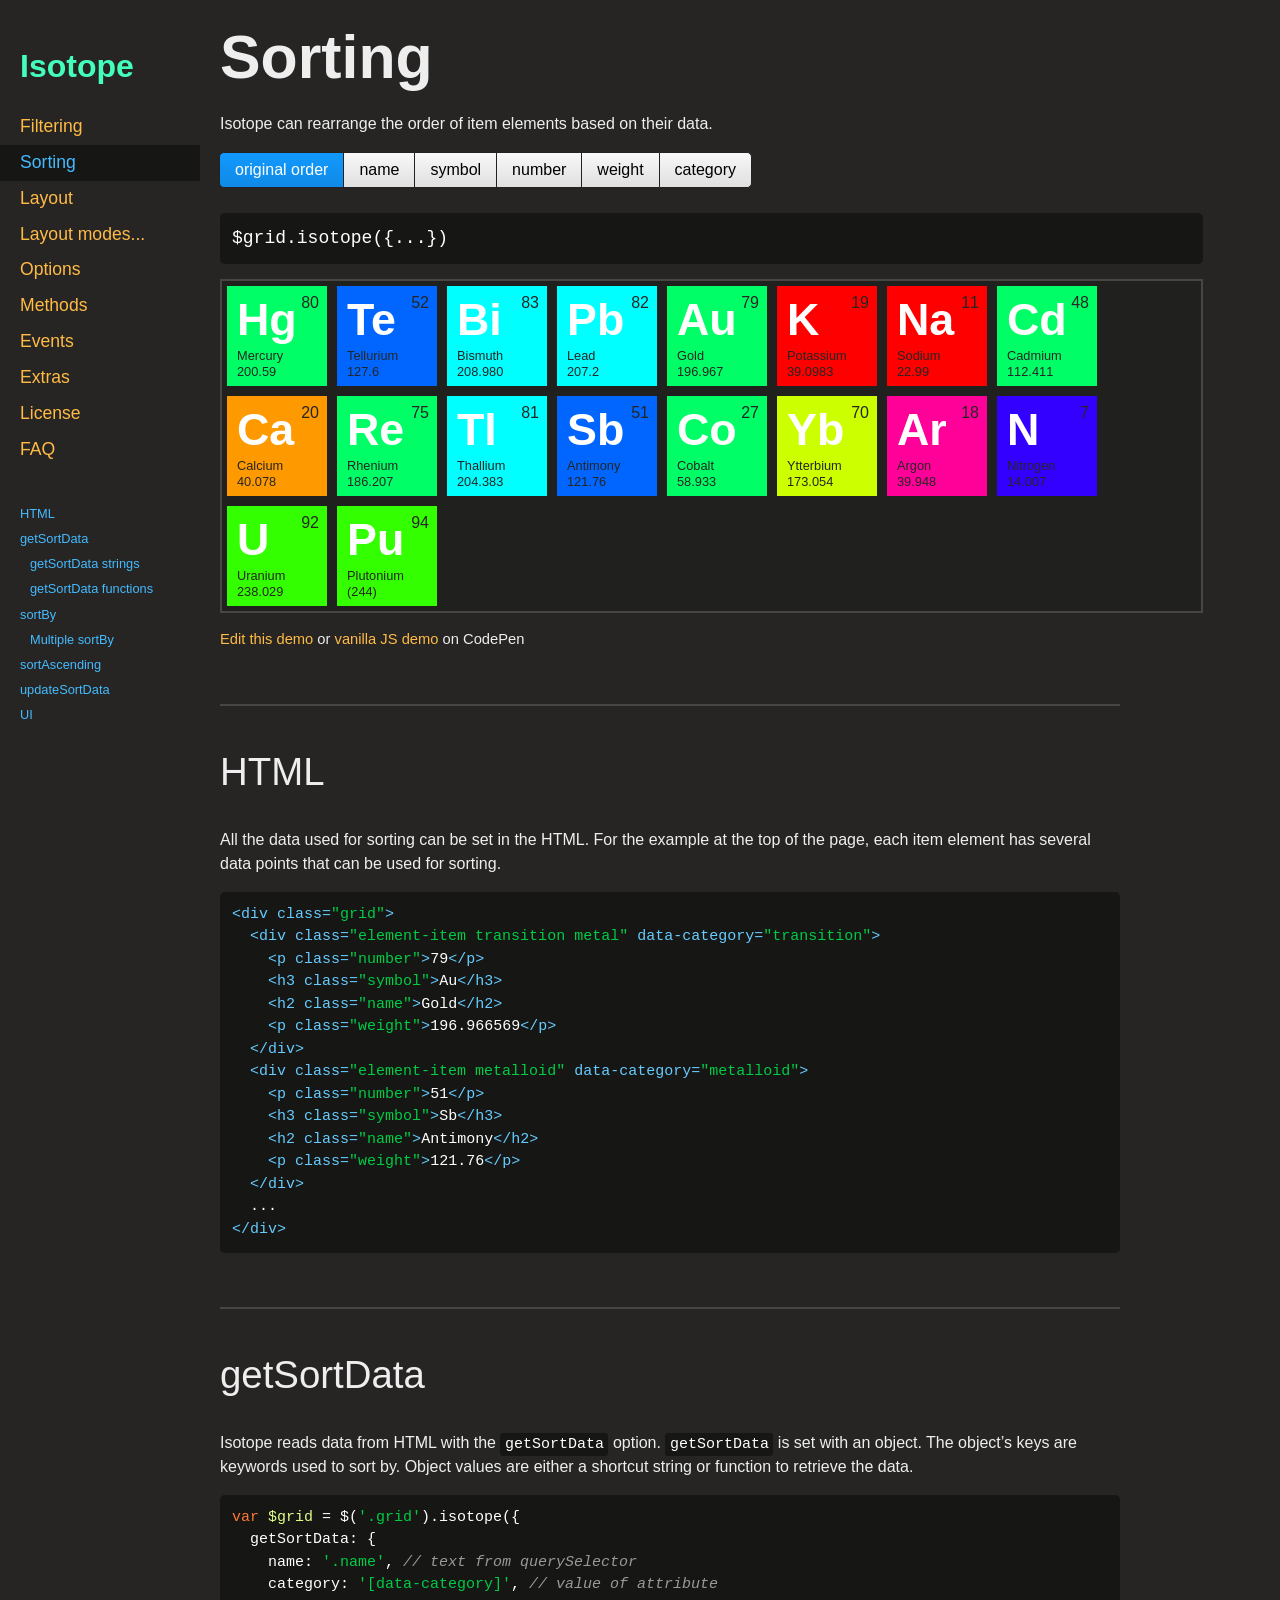
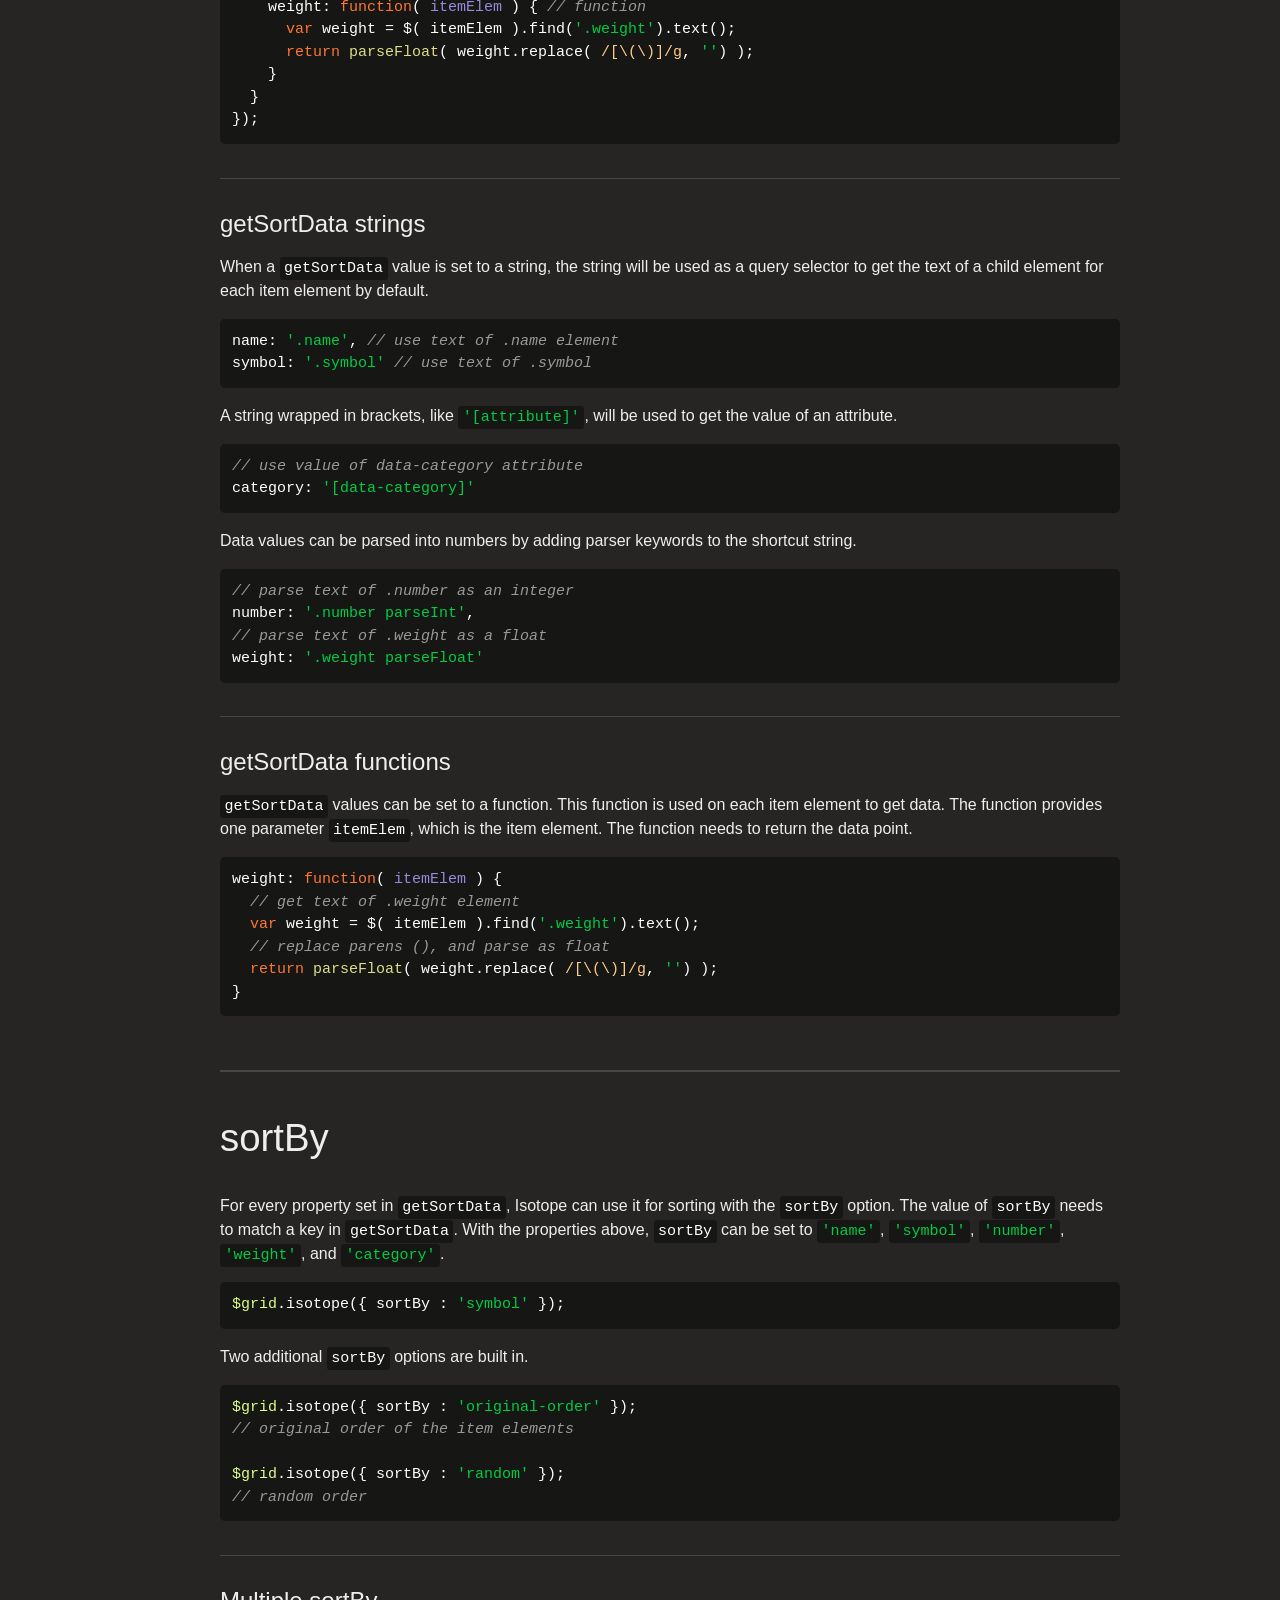
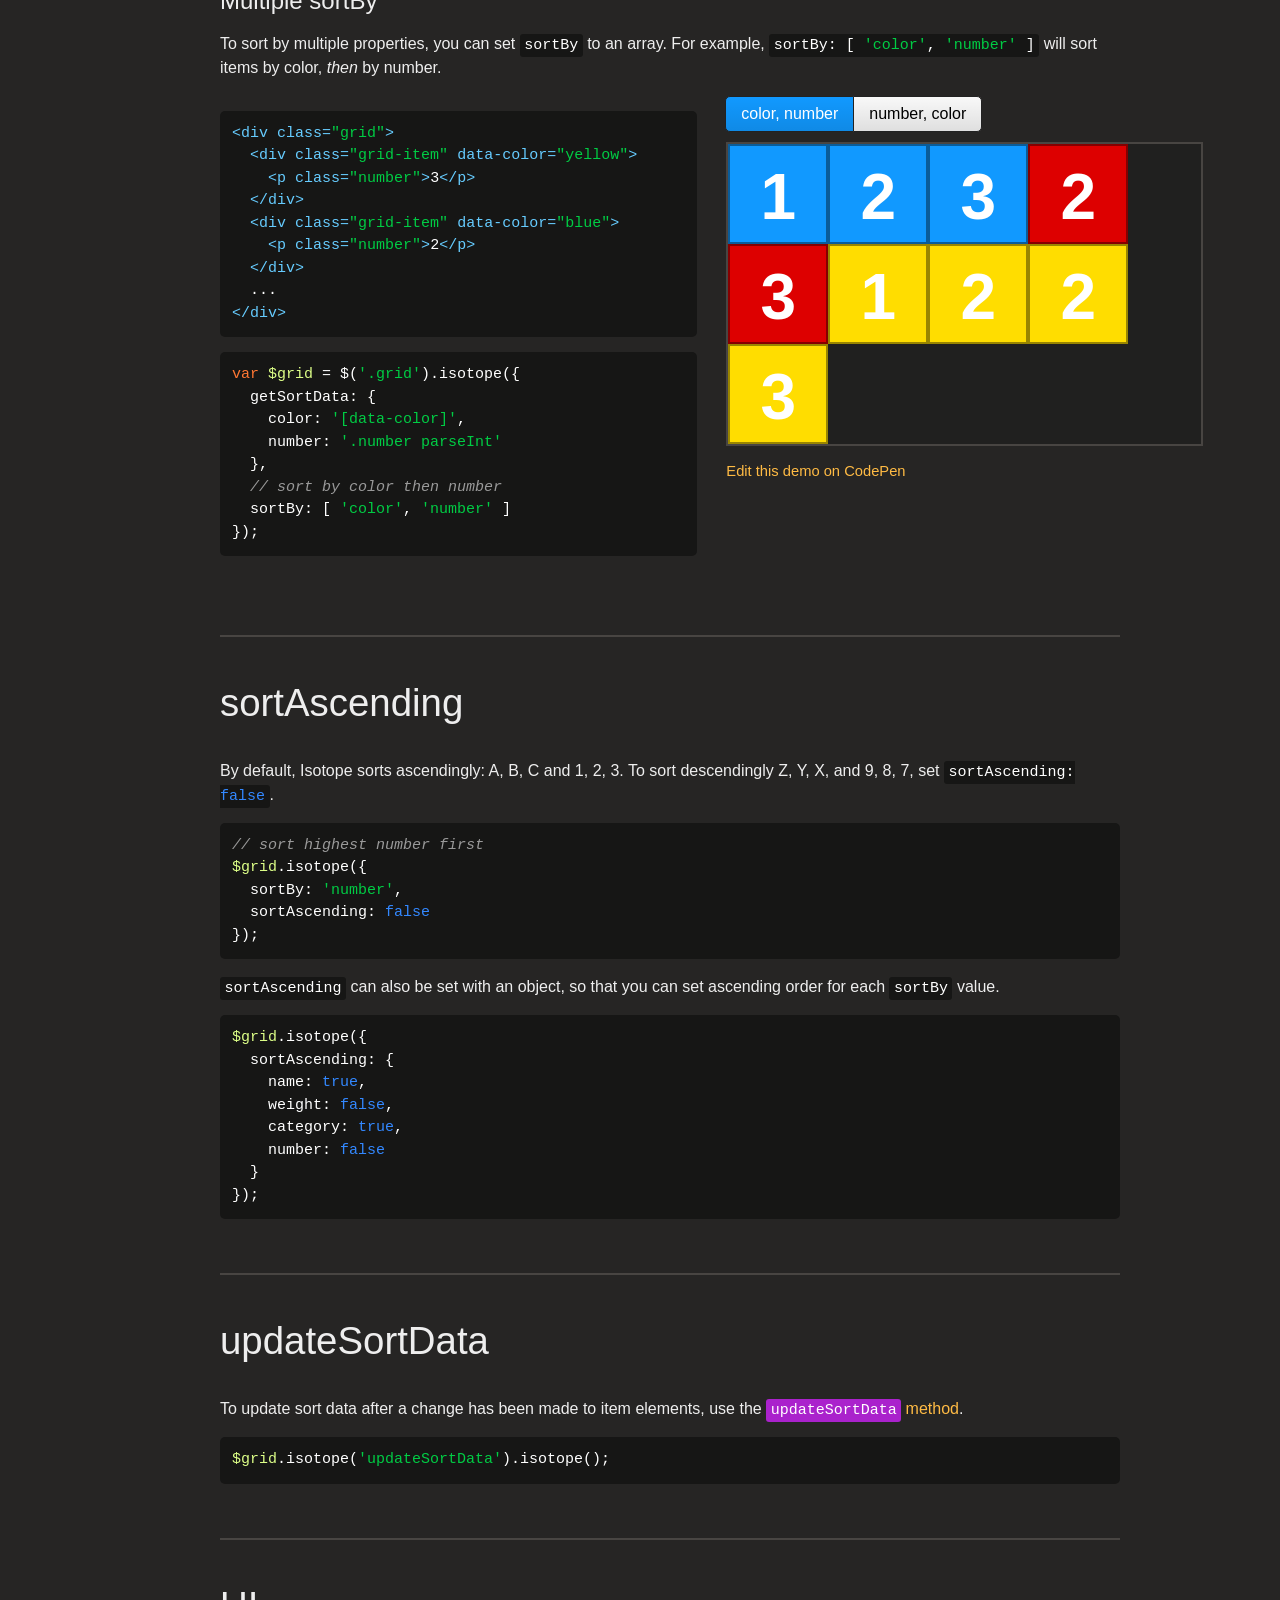
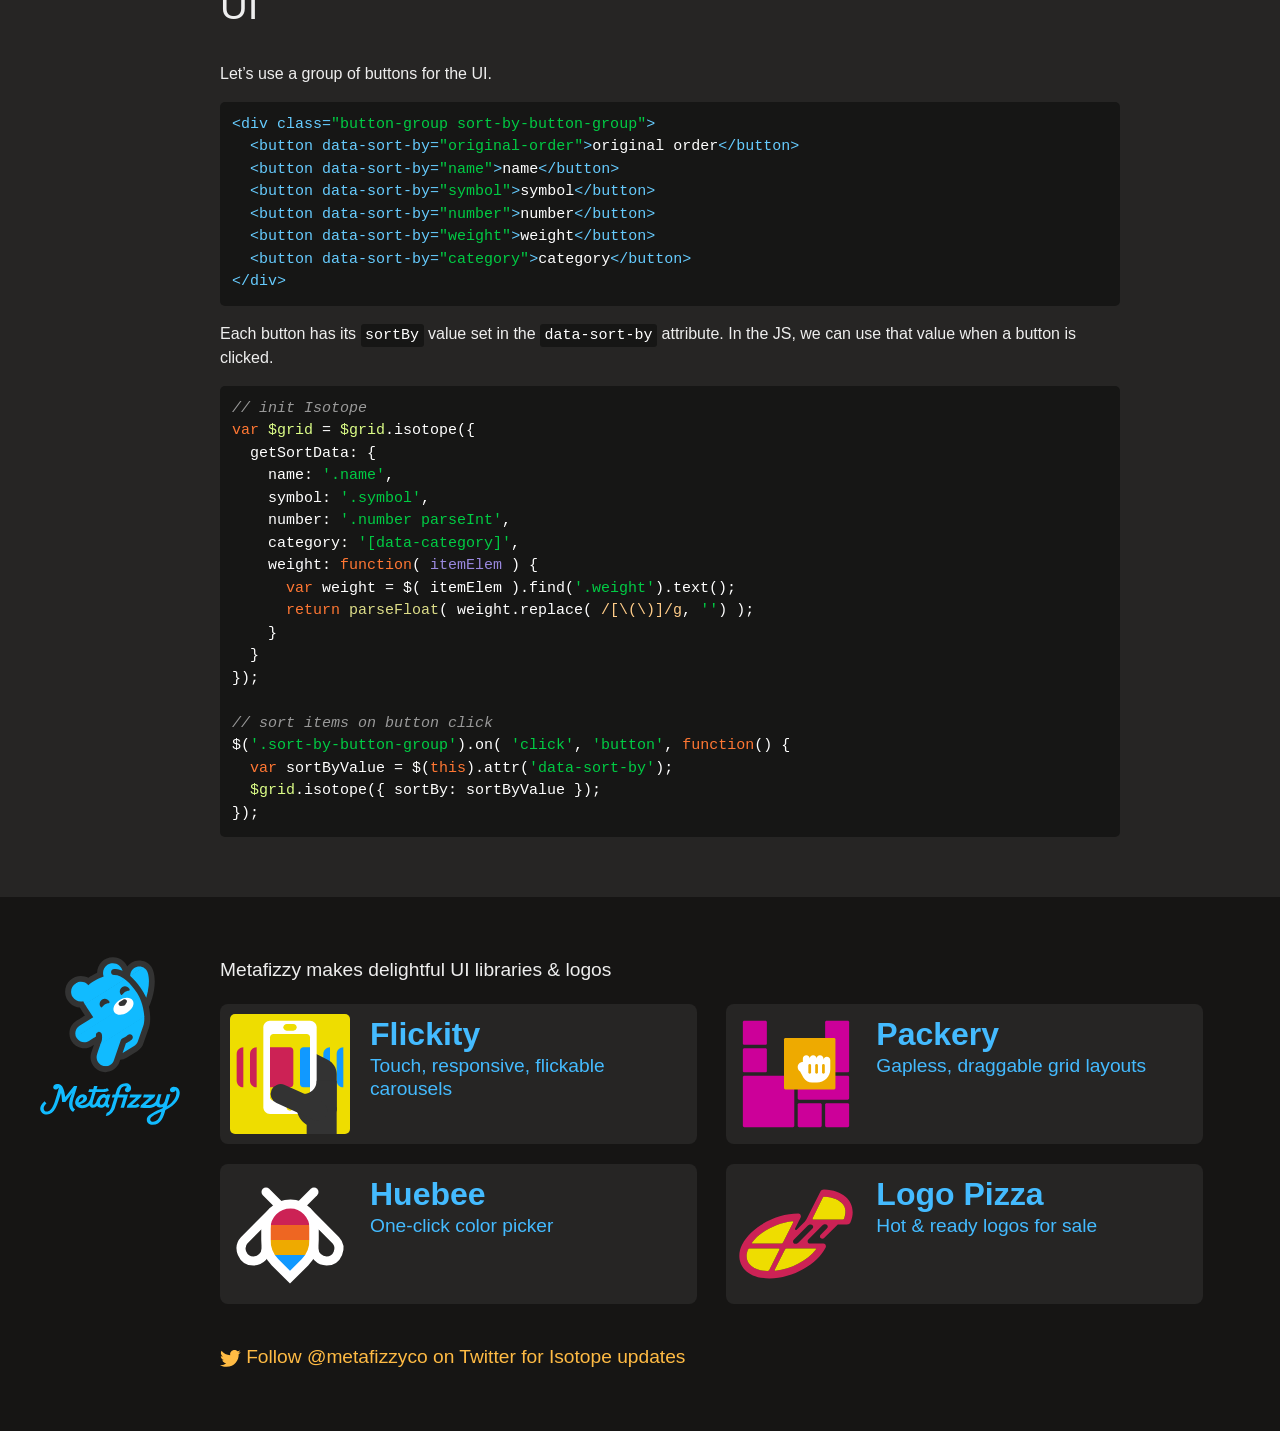
<file: assets/isotope-docs/sorting.html>
<!doctype html>
<html class="export" lang="en">
<head>
  <meta charset="utf-8">
  <meta http-equiv="x-ua-compatible" content="ie=edge">
  <meta name="viewport" content="width=device-width">
  <meta name="description" content="filter &amp; sort magical layouts">

  <title>Isotope &#xB7; Sorting</title>

    <!-- Isotope does not require any CSS files -->
    <link rel="stylesheet" href="css/isotope-docs.css?3" media="screen">

  <meta name="twitter:card" content="summary">
  <meta name="twitter:site" content="@metafizzyco">
  <meta name="twitter:url" content="http://isotope.metafizzy.co/.html">
  <meta name="twitter:title" content="Isotope Sorting">
  <meta name="twitter:description" content="filter &amp; sort magical layouts">

</head>
<body class="page--sorting">

  <div class="nav">
    <h1 class="nav__title"><a href=".">Isotope</a></h1>
  
    <ol class="site-nav">
      <li class="site-nav__item site-nav__item--filtering">
        <a class="site-nav__item__link" href="filtering.html">Filtering</a></li>
      <li class="site-nav__item site-nav__item--sorting">
        <a class="site-nav__item__link" href="sorting.html">Sorting</a></li>
      <li class="site-nav__item site-nav__item--layout ">
        <a class="site-nav__item__link" href="layout.html">Layout</a>
      </li>
      <li class="site-nav__item site-nav__item--layout-modes sub-nav-parent">
        <a class="site-nav__item__link" href="layout-modes.html">Layout modes</a>
        <ul class="sub-nav">
            <li class="sub-nav__item sub-nav__item--masonry">
              <a class="sub-nav__item__link" href="layout-modes/masonry.html">masonry</a></li>
            <li class="sub-nav__item sub-nav__item--fitrows">
              <a class="sub-nav__item__link" href="layout-modes/fitrows.html">fitRows</a></li>
            <li class="sub-nav__item sub-nav__item--vertical">
              <a class="sub-nav__item__link" href="layout-modes/vertical.html">vertical</a></li>
            <li class="sub-nav__item sub-nav__item--packery">
              <a class="sub-nav__item__link" href="layout-modes/packery.html">packery</a></li>
            <li class="sub-nav__item sub-nav__item--cellsbyrow">
              <a class="sub-nav__item__link" href="layout-modes/cellsbyrow.html">cellsByRow</a></li>
            <li class="sub-nav__item sub-nav__item--masonryhorizontal">
              <a class="sub-nav__item__link" href="layout-modes/masonryhorizontal.html">masonryHorizontal</a></li>
            <li class="sub-nav__item sub-nav__item--fitcolumns">
              <a class="sub-nav__item__link" href="layout-modes/fitcolumns.html">fitColumns</a></li>
            <li class="sub-nav__item sub-nav__item--cellsbycolumn">
              <a class="sub-nav__item__link" href="layout-modes/cellsbycolumn.html">cellsByColumn</a></li>
            <li class="sub-nav__item sub-nav__item--horiz">
              <a class="sub-nav__item__link" href="layout-modes/horiz.html">horiz</a></li>
        </ul>
      </li>
      <li class="site-nav__item site-nav__item--options">
        <a class="site-nav__item__link" href="options.html">Options</a></li>
      <li class="site-nav__item site-nav__item--methods">
        <a class="site-nav__item__link" href="methods.html">Methods</a></li>
      <li class="site-nav__item site-nav__item--events">
        <a class="site-nav__item__link" href="events.html">Events</a></li>
      <li class="site-nav__item site-nav__item--extras">
        <a class="site-nav__item__link" href="extras.html">Extras</a></li>
      <li class="site-nav__item site-nav__item--license">
        <a class="site-nav__item__link" href="license.html">License</a></li>
      <li class="site-nav__item site-nav__item--faq">
        <a class="site-nav__item__link" href="faq.html">FAQ</a></li>
    </ol>
  
    <ul class="page-nav" data-js="page-nav">
<li class="page-nav__item page-nav__item--h2"><a href="#html">HTML</a></li>
<li class="page-nav__item page-nav__item--h2"><a href="#getsortdata">getSortData</a></li>
<li class="page-nav__item page-nav__item--h3"><a href="#getsortdata-strings">getSortData strings</a></li>
<li class="page-nav__item page-nav__item--h3"><a href="#getsortdata-functions">getSortData functions</a></li>
<li class="page-nav__item page-nav__item--h2"><a href="#sortby">sortBy</a></li>
<li class="page-nav__item page-nav__item--h3"><a href="#multiple-sortby">Multiple sortBy</a></li>
<li class="page-nav__item page-nav__item--h2"><a href="#sortascending">sortAscending</a></li>
<li class="page-nav__item page-nav__item--h2"><a href="#updatesortdata">updateSortData</a></li>
<li class="page-nav__item page-nav__item--h2"><a href="#ui">UI</a></li>
</ul>
  </div>


  <div id="content" class="main">
    <div class="container">
        <h1>Sorting</h1>


<p>Isotope can rearrange the order of item elements based on their data.</p>

<div class="big-demo go-wide" data-js="sorting-demo">

  <div class="button-group sort-by-button-group js-radio-button-group">
    <button class="button is-checked" data-sort-by="original-order">original order</button>
    <button class="button" data-sort-by="name">name</button>
    <button class="button" data-sort-by="symbol">symbol</button>
    <button class="button" data-sort-by="number">number</button>
    <button class="button" data-sort-by="weight">weight</button>
    <button class="button" data-sort-by="category">category</button>
  </div>

  <pre class="code-display"><code>$grid.isotope({...})</code></pre>

  <div class="grid">
      <div class="element-item transition metal " data-category="transition">
        <h5 class="name">Mercury</h5>
        <p class="symbol">Hg</p>
        <p class="number">80</p>
        <p class="weight">200.59</p>
      </div>
      <div class="element-item metalloid " data-category="metalloid">
        <h5 class="name">Tellurium</h5>
        <p class="symbol">Te</p>
        <p class="number">52</p>
        <p class="weight">127.6</p>
      </div>
      <div class="element-item post-transition metal " data-category="post-transition">
        <h5 class="name">Bismuth</h5>
        <p class="symbol">Bi</p>
        <p class="number">83</p>
        <p class="weight">208.980</p>
      </div>
      <div class="element-item post-transition metal " data-category="post-transition">
        <h5 class="name">Lead</h5>
        <p class="symbol">Pb</p>
        <p class="number">82</p>
        <p class="weight">207.2</p>
      </div>
      <div class="element-item transition metal " data-category="transition">
        <h5 class="name">Gold</h5>
        <p class="symbol">Au</p>
        <p class="number">79</p>
        <p class="weight">196.967</p>
      </div>
      <div class="element-item alkali metal " data-category="alkali">
        <h5 class="name">Potassium</h5>
        <p class="symbol">K</p>
        <p class="number">19</p>
        <p class="weight">39.0983</p>
      </div>
      <div class="element-item alkali metal " data-category="alkali">
        <h5 class="name">Sodium</h5>
        <p class="symbol">Na</p>
        <p class="number">11</p>
        <p class="weight">22.99</p>
      </div>
      <div class="element-item transition metal " data-category="transition">
        <h5 class="name">Cadmium</h5>
        <p class="symbol">Cd</p>
        <p class="number">48</p>
        <p class="weight">112.411</p>
      </div>
      <div class="element-item alkaline-earth metal " data-category="alkaline-earth">
        <h5 class="name">Calcium</h5>
        <p class="symbol">Ca</p>
        <p class="number">20</p>
        <p class="weight">40.078</p>
      </div>
      <div class="element-item transition metal " data-category="transition">
        <h5 class="name">Rhenium</h5>
        <p class="symbol">Re</p>
        <p class="number">75</p>
        <p class="weight">186.207</p>
      </div>
      <div class="element-item post-transition metal " data-category="post-transition">
        <h5 class="name">Thallium</h5>
        <p class="symbol">Tl</p>
        <p class="number">81</p>
        <p class="weight">204.383</p>
      </div>
      <div class="element-item metalloid " data-category="metalloid">
        <h5 class="name">Antimony</h5>
        <p class="symbol">Sb</p>
        <p class="number">51</p>
        <p class="weight">121.76</p>
      </div>
      <div class="element-item transition metal " data-category="transition">
        <h5 class="name">Cobalt</h5>
        <p class="symbol">Co</p>
        <p class="number">27</p>
        <p class="weight">58.933</p>
      </div>
      <div class="element-item lanthanoid metal inner-transition " data-category="lanthanoid">
        <h5 class="name">Ytterbium</h5>
        <p class="symbol">Yb</p>
        <p class="number">70</p>
        <p class="weight">173.054</p>
      </div>
      <div class="element-item noble-gas nonmetal " data-category="noble-gas">
        <h5 class="name">Argon</h5>
        <p class="symbol">Ar</p>
        <p class="number">18</p>
        <p class="weight">39.948</p>
      </div>
      <div class="element-item diatomic nonmetal " data-category="diatomic">
        <h5 class="name">Nitrogen</h5>
        <p class="symbol">N</p>
        <p class="number">7</p>
        <p class="weight">14.007</p>
      </div>
      <div class="element-item actinoid metal inner-transition " data-category="actinoid">
        <h5 class="name">Uranium</h5>
        <p class="symbol">U</p>
        <p class="number">92</p>
        <p class="weight">238.029</p>
      </div>
      <div class="element-item actinoid metal inner-transition " data-category="actinoid">
        <h5 class="name">Plutonium</h5>
        <p class="symbol">Pu</p>
        <p class="number">94</p>
        <p class="weight">(244)</p>
      </div>
  </div>

  <p class="edit-demo">
      <a href="http://codepen.io/desandro/pen/lzCqe">Edit this demo</a>
      or <a href="http://codepen.io/desandro/pen/Wwabpr">vanilla JS demo</a> on CodePen
  </p>
</div>


<h2 id="html">HTML</h2>

<p>All the data used for sorting can be set in the HTML. For the example at the top of the page, each item element has several data points that can be used for sorting.</p>

<pre><code class="html"><span class="tag">&lt;<span class="name">div</span> <span class="attr">class</span>=<span class="string">&quot;grid&quot;</span>&gt;</span>
  <span class="tag">&lt;<span class="name">div</span> <span class="attr">class</span>=<span class="string">&quot;element-item transition metal&quot;</span> <span class="attr">data-category</span>=<span class="string">&quot;transition&quot;</span>&gt;</span>
    <span class="tag">&lt;<span class="name">p</span> <span class="attr">class</span>=<span class="string">&quot;number&quot;</span>&gt;</span>79<span class="tag">&lt;/<span class="name">p</span>&gt;</span>
    <span class="tag">&lt;<span class="name">h3</span> <span class="attr">class</span>=<span class="string">&quot;symbol&quot;</span>&gt;</span>Au<span class="tag">&lt;/<span class="name">h3</span>&gt;</span>
    <span class="tag">&lt;<span class="name">h2</span> <span class="attr">class</span>=<span class="string">&quot;name&quot;</span>&gt;</span>Gold<span class="tag">&lt;/<span class="name">h2</span>&gt;</span>
    <span class="tag">&lt;<span class="name">p</span> <span class="attr">class</span>=<span class="string">&quot;weight&quot;</span>&gt;</span>196.966569<span class="tag">&lt;/<span class="name">p</span>&gt;</span>
  <span class="tag">&lt;/<span class="name">div</span>&gt;</span>
  <span class="tag">&lt;<span class="name">div</span> <span class="attr">class</span>=<span class="string">&quot;element-item metalloid&quot;</span> <span class="attr">data-category</span>=<span class="string">&quot;metalloid&quot;</span>&gt;</span>
    <span class="tag">&lt;<span class="name">p</span> <span class="attr">class</span>=<span class="string">&quot;number&quot;</span>&gt;</span>51<span class="tag">&lt;/<span class="name">p</span>&gt;</span>
    <span class="tag">&lt;<span class="name">h3</span> <span class="attr">class</span>=<span class="string">&quot;symbol&quot;</span>&gt;</span>Sb<span class="tag">&lt;/<span class="name">h3</span>&gt;</span>
    <span class="tag">&lt;<span class="name">h2</span> <span class="attr">class</span>=<span class="string">&quot;name&quot;</span>&gt;</span>Antimony<span class="tag">&lt;/<span class="name">h2</span>&gt;</span>
    <span class="tag">&lt;<span class="name">p</span> <span class="attr">class</span>=<span class="string">&quot;weight&quot;</span>&gt;</span>121.76<span class="tag">&lt;/<span class="name">p</span>&gt;</span>
  <span class="tag">&lt;/<span class="name">div</span>&gt;</span>
  ...
<span class="tag">&lt;/<span class="name">div</span>&gt;</span>
</code></pre>


<h2 id="getsortdata">getSortData</h2>

<p>Isotope reads data from HTML with the <code>getSortData</code> option. <code>getSortData</code> is set with an object. The object&#x2019;s keys are keywords used to sort by. Object values are either a shortcut string or function to retrieve the data.</p>

<pre><code class="js"><span class="keyword">var</span> <span class="jquery_var">$grid</span> = $(<span class="string">&apos;.grid&apos;</span>).isotope({
  <span class="attr">getSortData</span>: {
    <span class="attr">name</span>: <span class="string">&apos;.name&apos;</span>, <span class="comment">// text from querySelector</span>
    category: <span class="string">&apos;[data-category]&apos;</span>, <span class="comment">// value of attribute</span>
    weight: <span class="function"><span class="keyword">function</span>(<span class="params"> itemElem </span>) </span>{ <span class="comment">// function</span>
      <span class="keyword">var</span> weight = $( itemElem ).find(<span class="string">&apos;.weight&apos;</span>).text();
      <span class="keyword">return</span> <span class="built_in">parseFloat</span>( weight.replace( <span class="regexp">/[\(\)]/g</span>, <span class="string">&apos;&apos;</span>) );
    }
  }
});
</code></pre>


<h3 id="getsortdata-strings">getSortData strings</h3>

<p>When a <code>getSortData</code> value is set to a string, the string will be used as a query selector to get the text of a child element for each item element by default.</p>

<pre><code class="js">name: <span class="string">&apos;.name&apos;</span>, <span class="comment">// use text of .name element</span>
symbol: <span class="string">&apos;.symbol&apos;</span> <span class="comment">// use text of .symbol</span>
</code></pre>

<p>A string wrapped in brackets, like <code><span class="string">&apos;[attribute]&apos;</span></code>, will be used to get the value of an attribute.</p>

<pre><code class="js"><span class="comment">// use value of data-category attribute</span>
category: <span class="string">&apos;[data-category]&apos;</span>
</code></pre>

<p>Data values can be parsed into numbers by adding parser keywords to the shortcut string.</p>

<pre><code class="js"><span class="comment">// parse text of .number as an integer</span>
number: <span class="string">&apos;.number parseInt&apos;</span>,
<span class="comment">// parse text of .weight as a float</span>
weight: <span class="string">&apos;.weight parseFloat&apos;</span>
</code></pre>


<h3 id="getsortdata-functions">getSortData functions</h3>

<p><code>getSortData</code> values can be set to a function. This function is used on each item element to get data. The function provides one parameter <code>itemElem</code>, which is the item element. The function needs to return the data point.</p>

<pre><code class="js">weight: <span class="function"><span class="keyword">function</span>(<span class="params"> itemElem </span>) </span>{
  <span class="comment">// get text of .weight element</span>
  <span class="keyword">var</span> weight = $( itemElem ).find(<span class="string">&apos;.weight&apos;</span>).text();
  <span class="comment">// replace parens (), and parse as float</span>
  <span class="keyword">return</span> <span class="built_in">parseFloat</span>( weight.replace( <span class="regexp">/[\(\)]/g</span>, <span class="string">&apos;&apos;</span>) );
}
</code></pre>


<h2 id="sortby">sortBy</h2>

<p>For every property set in <code>getSortData</code>, Isotope can use it for sorting with the <code>sortBy</code> option. The value of <code>sortBy</code> needs to match a key in <code>getSortData</code>. With the properties above, <code>sortBy</code> can be set to
  <code><span class="string">&apos;name&apos;</span></code>,
  <code><span class="string">&apos;symbol&apos;</span></code>,
  <code><span class="string">&apos;number&apos;</span></code>,
  <code><span class="string">&apos;weight&apos;</span></code>, and
  <code><span class="string">&apos;category&apos;</span></code>.
</p>

<pre><code class="js"><span class="jquery_var">$grid</span>.isotope({ <span class="attr">sortBy</span> : <span class="string">&apos;symbol&apos;</span> });
</code></pre>

<p>Two additional <code>sortBy</code> options are built in.</p>

<pre><code class="js"><span class="jquery_var">$grid</span>.isotope({ <span class="attr">sortBy</span> : <span class="string">&apos;original-order&apos;</span> });
<span class="comment">// original order of the item elements</span>

<span class="jquery_var">$grid</span>.isotope({ <span class="attr">sortBy</span> : <span class="string">&apos;random&apos;</span> });
<span class="comment">// random order</span>
</code></pre>


<h3 id="multiple-sortby">Multiple sortBy</h3>

<p>To sort by multiple properties, you can set <code>sortBy</code> to an array. For example, <code>sortBy: [ <span class="string">&apos;color&apos;</span>, <span class="string">&apos;number&apos;</span> ]</code> will sort items by color, <em>then</em> by number.</p>

<div class="duo example go-wide">
  <div class="duo__cell example__code">
<pre><code class="html"><span class="tag">&lt;<span class="name">div</span> <span class="attr">class</span>=<span class="string">&quot;grid&quot;</span>&gt;</span>
  <span class="tag">&lt;<span class="name">div</span> <span class="attr">class</span>=<span class="string">&quot;grid-item&quot;</span> <span class="attr">data-color</span>=<span class="string">&quot;yellow&quot;</span>&gt;</span>
    <span class="tag">&lt;<span class="name">p</span> <span class="attr">class</span>=<span class="string">&quot;number&quot;</span>&gt;</span>3<span class="tag">&lt;/<span class="name">p</span>&gt;</span>
  <span class="tag">&lt;/<span class="name">div</span>&gt;</span>
  <span class="tag">&lt;<span class="name">div</span> <span class="attr">class</span>=<span class="string">&quot;grid-item&quot;</span> <span class="attr">data-color</span>=<span class="string">&quot;blue&quot;</span>&gt;</span>
    <span class="tag">&lt;<span class="name">p</span> <span class="attr">class</span>=<span class="string">&quot;number&quot;</span>&gt;</span>2<span class="tag">&lt;/<span class="name">p</span>&gt;</span>
  <span class="tag">&lt;/<span class="name">div</span>&gt;</span>
  ...
<span class="tag">&lt;/<span class="name">div</span>&gt;</span>
</code></pre>

<pre><code class="js"><span class="keyword">var</span> <span class="jquery_var">$grid</span> = $(<span class="string">&apos;.grid&apos;</span>).isotope({
  <span class="attr">getSortData</span>: {
    <span class="attr">color</span>: <span class="string">&apos;[data-color]&apos;</span>,
    <span class="attr">number</span>: <span class="string">&apos;.number parseInt&apos;</span>
  },
  <span class="comment">// sort by color then number</span>
  sortBy: [ <span class="string">&apos;color&apos;</span>, <span class="string">&apos;number&apos;</span> ]
});
</code></pre>
  </div>

  <div class="duo__cell example__demo" data-js="multiple-sort-by">
  
    <div class="button-group js-radio-button-group">
      <button class="button is-checked" data-sort-by="color,number">color, number</button>
      <button class="button" data-sort-by="number,color">number, color</button>
    </div>
  
    <div class="grid">
      <div class="grid-multi-item" data-color="yellow">
        <p class="number">3</p>
      </div>
      <div class="grid-multi-item" data-color="blue">
        <p class="number">2</p>
      </div>
      <div class="grid-multi-item" data-color="blue">
        <p class="number">1</p>
      </div>
      <div class="grid-multi-item" data-color="yellow">
        <p class="number">1</p>
      </div>
      <div class="grid-multi-item" data-color="yellow">
        <p class="number">2</p>
      </div>
      <div class="grid-multi-item" data-color="blue">
        <p class="number">3</p>
      </div>
      <div class="grid-multi-item" data-color="yellow">
        <p class="number">2</p>
      </div>
      <div class="grid-multi-item" data-color="red">
        <p class="number">2</p>
      </div>
      <div class="grid-multi-item" data-color="red">
        <p class="number">3</p>
      </div>
    </div>
  
    <p class="edit-demo">
        <a href="http://codepen.io/desandro/pen/sxAJL">Edit this demo on CodePen</a>
    </p>
  </div>

</div>


<h2 id="sortascending">sortAscending</h2>

<p>By default, Isotope sorts ascendingly: A, B, C and 1, 2, 3. To sort descendingly Z, Y, X, and 9, 8, 7, set <code>sortAscending: <span class="literal">false</span></code>.</p>

<pre><code class="js"><span class="comment">// sort highest number first</span>
<span class="jquery_var">$grid</span>.isotope({
  <span class="attr">sortBy</span>: <span class="string">&apos;number&apos;</span>,
  <span class="attr">sortAscending</span>: <span class="literal">false</span>
});
</code></pre>

<p><code>sortAscending</code> can also be set with an object, so that you can set ascending order for each <code>sortBy</code> value.</p>

<pre><code class="js"><span class="jquery_var">$grid</span>.isotope({
  <span class="attr">sortAscending</span>: {
    <span class="attr">name</span>: <span class="literal">true</span>,
    <span class="attr">weight</span>: <span class="literal">false</span>,
    <span class="attr">category</span>: <span class="literal">true</span>,
    <span class="attr">number</span>: <span class="literal">false</span>
  }
});
</code></pre>


<h2 id="updatesortdata">updateSortData</h2>

<p>To update sort data after a change has been made to item elements, use the <a href="methods.html#updatesortdata"><code>updateSortData</code> method</a>.</p>

<pre><code class="js"><span class="jquery_var">$grid</span>.isotope(<span class="string">&apos;updateSortData&apos;</span>).isotope();
</code></pre>


<h2 id="ui">UI</h2>

<p>Let&#x2019;s use a group of buttons for the UI.</p>

<pre><code class="html"><span class="tag">&lt;<span class="name">div</span> <span class="attr">class</span>=<span class="string">&quot;button-group sort-by-button-group&quot;</span>&gt;</span>
  <span class="tag">&lt;<span class="name">button</span> <span class="attr">data-sort-by</span>=<span class="string">&quot;original-order&quot;</span>&gt;</span>original order<span class="tag">&lt;/<span class="name">button</span>&gt;</span>
  <span class="tag">&lt;<span class="name">button</span> <span class="attr">data-sort-by</span>=<span class="string">&quot;name&quot;</span>&gt;</span>name<span class="tag">&lt;/<span class="name">button</span>&gt;</span>
  <span class="tag">&lt;<span class="name">button</span> <span class="attr">data-sort-by</span>=<span class="string">&quot;symbol&quot;</span>&gt;</span>symbol<span class="tag">&lt;/<span class="name">button</span>&gt;</span>
  <span class="tag">&lt;<span class="name">button</span> <span class="attr">data-sort-by</span>=<span class="string">&quot;number&quot;</span>&gt;</span>number<span class="tag">&lt;/<span class="name">button</span>&gt;</span>
  <span class="tag">&lt;<span class="name">button</span> <span class="attr">data-sort-by</span>=<span class="string">&quot;weight&quot;</span>&gt;</span>weight<span class="tag">&lt;/<span class="name">button</span>&gt;</span>
  <span class="tag">&lt;<span class="name">button</span> <span class="attr">data-sort-by</span>=<span class="string">&quot;category&quot;</span>&gt;</span>category<span class="tag">&lt;/<span class="name">button</span>&gt;</span>
<span class="tag">&lt;/<span class="name">div</span>&gt;</span>
</code></pre>

<p>Each button has its <code>sortBy</code> value set in the <code>data-sort-by</code> attribute. In the JS, we can use that value when a button is clicked.</p>

<pre><code class="js"><span class="comment">// init Isotope</span>
<span class="keyword">var</span> <span class="jquery_var">$grid</span> = <span class="jquery_var">$grid</span>.isotope({
  <span class="attr">getSortData</span>: {
    <span class="attr">name</span>: <span class="string">&apos;.name&apos;</span>,
    <span class="attr">symbol</span>: <span class="string">&apos;.symbol&apos;</span>,
    <span class="attr">number</span>: <span class="string">&apos;.number parseInt&apos;</span>,
    <span class="attr">category</span>: <span class="string">&apos;[data-category]&apos;</span>,
    <span class="attr">weight</span>: <span class="function"><span class="keyword">function</span>(<span class="params"> itemElem </span>) </span>{
      <span class="keyword">var</span> weight = $( itemElem ).find(<span class="string">&apos;.weight&apos;</span>).text();
      <span class="keyword">return</span> <span class="built_in">parseFloat</span>( weight.replace( <span class="regexp">/[\(\)]/g</span>, <span class="string">&apos;&apos;</span>) );
    }
  }
});

<span class="comment">// sort items on button click</span>
$(<span class="string">&apos;.sort-by-button-group&apos;</span>).on( <span class="string">&apos;click&apos;</span>, <span class="string">&apos;button&apos;</span>, <span class="function"><span class="keyword">function</span>(<span class="params"></span>) </span>{
  <span class="keyword">var</span> sortByValue = $(<span class="keyword">this</span>).attr(<span class="string">&apos;data-sort-by&apos;</span>);
  <span class="jquery_var">$grid</span>.isotope({ <span class="attr">sortBy</span>: sortByValue });
});
</code></pre>

    </div>
  </div>

  <footer class="site-footer">
  
    <div class="container">
  
      <p class="site-footer__copy">Metafizzy makes delightful UI libraries &amp; logos</p>
  
      <div class="showcase">
      
        <ul class="showcase-item-list">
      
            <li class="showcase-item">
              <a class="showcase-item__link" href="http://flickity.metafizzy.co">
                <div class="showcase-item__image">
                    <svg class="flickity-illo" xmlns="http://www.w3.org/2000/svg" viewbox="0 0 360 360" width="100" height="100">
                      <path class="flickity-illo__color1" fill="#19F" d="M300 220L300 220c-11 0-20-9-20-20v-80c0-11 9-20 20-20h0V220z"/>
                      <path class="flickity-illo__color1" fill="#19F" d="M340 220L340 220c-11 0-20-9-20-20v-80c0-11 9-20 20-20h0V220z"/>
                      <path class="flickity-illo__color2" fill="#333" d="M320 290V180c0-18-10-35-27-43L240 110v180H320z"/>
                      <path class="flickity-illo__color3" fill="white" d="M240 300H120c-11 0-20-9-20-20V40c0-11 9-20 20-20h120c11 0 20 9 20 20v240C260 291 251 300 240 300z"/>
                      <path class="flickity-illo__color4" fill="#ED0" d="M230 260H130c-6 0-10-5-10-10V70c0-6 5-10 10-10h100c6 0 10 5 10 10v180 C240 256 236 260 230 260z"/>
                      <path class="flickity-illo__color2" fill="#333" d="M260 200h60v81c0 32-26 59-59 59h0c-34 0-61-27-61-61V240h20 C242 240 260 222 260 200L260 200z"/>
                      <path class="flickity-illo__color5" fill="#C25" d="M180 220h-60V100h60c6 0 10 5 10 10v100C190 216 186 220 180 220z"/>
                      <path class="flickity-illo__color1" fill="#19F" d="M240 220h-20c-6 0-10-5-10-10V110c0-6 5-10 10-10h20V220z"/>
                      <rect class="flickity-illo__color2" fill="#333" x="230" y="280" width="90" height="80"/>
                      <circle class="flickity-illo__color4" fill="#ED0" cx="180" cy="280" r="10"/>
                      <line class="flickity-illo__thumb" stroke="#333" stroke-width="60" stroke-linecap="round" x1="262" y1="290" x2="152" y2="240"/>
                      <path class="flickity-illo__color4" fill="#ED0" d="M190 50h-20c-6 0-10-5-10-10v0c0-6 5-10 10-10h20c6 0 10 5 10 10v0C200 46 196 50 190 50z"/>
                      <path class="flickity-illo__color5" fill="#C25" d="M80 220L80 220c-11 0-20-9-20-20v-80c0-11 9-20 20-20h0V220z"/>
                      <path class="flickity-illo__color5" fill="#C25" d="M40 220L40 220c-11 0-20-9-20-20v-80c0-11 9-20 20-20h0V220z"/>
                    </svg>
                </div>
                <div class="showcase-item__text">
                  <h3 class="showcase-item__title">Flickity</h3>
                  <p class="showcase-item__description">Touch, responsive, flickable carousels</p>
                </div>
              </a>
            </li>
      
            <li class="showcase-item">
              <a class="showcase-item__link" href="http://packery.metafizzy.co">
                <div class="showcase-item__image">
                    <svg class="packery-illo" xmlns="http://www.w3.org/2000/svg" viewbox="0 0 700 700" width="100" height="100">
                      <path class="packery-illo__item" fill="#C09" d="M172 180H48c-4 0-8-4-8-8V48c0-4 4-8 8-8h124c4 0 8 4 8 8v124C180 176 176 180 172 180z"/>
                      <path class="packery-illo__item" fill="#C09" d="M172 340H48c-4 0-8-4-8-8V208c0-4 4-8 8-8h124c4 0 8 4 8 8v124C180 336 176 340 172 340z"/>
                      <path class="packery-illo__item" fill="#C09" d="M492 660H368c-4 0-8-4-8-8V528c0-4 4-8 8-8h124c4 0 8 4 8 8v124C500 656 496 660 492 660z"/>
                      <path class="packery-illo__item" fill="#C09" d="M652 660H528c-4 0-8-4-8-8V528c0-4 4-8 8-8h124c4 0 8 4 8 8v124C660 656 656 660 652 660z"/>
                      <path class="packery-illo__item" fill="#C09" d="M652 500H368c-4 0-8-4-8-8V368c0-4 4-8 8-8h284c4 0 8 4 8 8v124C660 496 656 500 652 500z"/>
                      <path class="packery-illo__item" fill="#C09" d="M332 660H48c-4 0-8-4-8-8V368c0-4 4-8 8-8h284c4 0 8 4 8 8v284C340 656 336 660 332 660z"/>
                      <path class="packery-illo__item" fill="#C09" d="M652 340H528c-4 0-8-4-8-8V48c0-4 4-8 8-8h124c4 0 8 4 8 8v284C660 336 656 340 652 340z"/>
                      <path class="packery-illo__draggie" fill="#EA0" d="M572 440H288c-4 0-8-4-8-8V148c0-4 4-8 8-8h284c4 0 8 4 8 8v284C580 436 576 440 572 440z"/>
                      <g>
                        <path class="packery-illo__hand" fill="white" d="M530 250c-11 0-20 9-20 20v-10c0-11-9-20-20-20s-20 9-20 20c0-11-9-20-20-20s-20 9-20 20c0-11-9-20-20-20
                          s-20 9-20 20v20c-17 0-30 13-30 30c0 11 6 20 14 25l19 35c10 18 30 30 51 30h28
                          c43 0 78-35 78-78V270C550 259 541 250 530 250z"/>
                        <line class="packery-illo__hand-line" stroke="#EA0" fill="none" stroke-width="16" stroke-linecap="round" x1="430" y1="300" x2="430" y2="340"/>
                        <line class="packery-illo__hand-line" stroke="#EA0" fill="none" stroke-width="16" stroke-linecap="round" x1="470" y1="300" x2="470" y2="340"/>
                        <line class="packery-illo__hand-line" stroke="#EA0" fill="none" stroke-width="16" stroke-linecap="round" x1="510" y1="300" x2="510" y2="340"/>
                      </g>
                    </svg>
                </div>
                <div class="showcase-item__text">
                  <h3 class="showcase-item__title">Packery</h3>
                  <p class="showcase-item__description">Gapless, draggable grid layouts</p>
                </div>
              </a>
            </li>
      
            <li class="showcase-item">
              <a class="showcase-item__link" href="http://huebee.buzz">
                <div class="showcase-item__image">
                    <svg class="huebee-illo" xmlns="http://www.w3.org/2000/svg" viewbox="0 0 200 200" width="100" height="100">
                      <polygon class="huebee-illo__stripe4" fill="#19F" points="100,170 65,135 135,135 "/>
                      <rect class="huebee-illo__stripe3" fill="#EA0" x="65" y="110" width="70" height="25"/>
                      <rect class="huebee-illo__stripe2" fill="#E62" x="65" y="85" width="70" height="25"/>
                      <polygon class="huebee-illo__stripe1" fill="#C25" points="135,85 65,85 65,70 80,55 120,55 135,70 "/>
                      <path class="huebee-illo__line" stroke="#333" fill="none" stroke-width="15" d="M140 90c0-22-18-40-39-40C78 50 60 68 60 91V110c0 14 5 27 15 37
                        l25 25l25-25c10-10 15-23 15-37V90z"/>
                      <path class="huebee-illo__line" stroke="#333" fill="none" stroke-width="15" d="M60 74v50c0 11-9 21-21 21h0c-18 0-27-22-15-35L60 74z"/>
                      <path class="huebee-illo__line" stroke="#333" fill="none" stroke-width="15" d="M140 74v50c0 11 9 21 21 21h0c18 0 27-22 15-35L140 74z"/>
                      <line class="huebee-illo__line huebee-illo__antenna" stroke="#333" fill="none" stroke-width="15" stroke-linecap="round" x1="60" y1="30" x2="80" y2="50"/>
                      <line class="huebee-illo__line huebee-illo__antenna" stroke="#333" fill="none" stroke-width="15" stroke-linecap="round" x1="140" y1="30" x2="120" y2="50"/>
                    </svg>
                </div>
                <div class="showcase-item__text">
                  <h3 class="showcase-item__title">Huebee</h3>
                  <p class="showcase-item__description">One-click color picker</p>
                </div>
              </a>
            </li>
      
            <li class="showcase-item">
              <a class="showcase-item__link" href="http://logo.pizza">
                <div class="showcase-item__image">
                    <svg class="logo-pizza-illo" xmlns="http://www.w3.org/2000/svg" viewbox="0 0 700 700" width="100" height="100">
                      <path class="logo-pizza-illo__outline" fill="#C25" d="M513 91c-9-0-17 5-21 12l-80 160c-3 5-6 10-11 15l-47 47
                        c-5 5-12-1-9-7l32-64c5-11-2-23-14-23h-0c-121 0-268 70-327 180
                        C-9 497 35 609 196 609c138 0 279-85 327-180v0c5-11-2-23-14-23h-77c-13 0-19-15-10-24
                        l81-81c5-5 11-8 18-8l0 0c13 0 19 15 10 24L494 354c-6 6-6 14 0 20c3 3 6 4 10 4
                        c4 0 7-1 10-4l80-80h53c9 0 17-5 21-13C707 190 656 97 513 91z M334 281l-59 117
                        c-2 5-7 8-13 8H97c-4 0-6-4-3-7c49-64 143-114 236-124C333 275 335 278 334 281z
                         M70 441c2-4 6-7 10-7h168c4 0 7 4 5 8l-59 118c-2 4-6 6-11 6
                        C106 565 38 521 70 441z M466 441c-49 64-143 114-236 124c-3 0-6-3-4-6l59-117
                        c2-5 7-8 13-8h166C466 434 468 438 466 441z M446 318l-81 81c-5 5-11 8-18 8l0 0
                        c-13 0-19-15-10-24l81-81c5-5 11-8 18-8l0 0C449 294 455 309 446 318z M447 258L506 139
                        c2-4 6-7 11-6c101 7 140 60 114 126c-2 4-6 7-10 7H452C448 266 445 262 447 258z"/>
                      <path class="logo-pizza-illo__slice" fill="#ED0" d="M334 281l-59 117c-2 5-7 8-13 8H97c-4 0-6-4-3-7
                        c49-64 143-114 236-124C333 275 335 278 334 281z"/>
                      <path class="logo-pizza-illo__slice" fill="#ED0" d="M70 441c2-4 6-7 10-7h168c4 0 7 4 5 8l-59 118c-2 4-6 6-11 6
                        C106 565 38 521 70 441z"/>
                      <path class="logo-pizza-illo__slice" fill="#ED0" d="M466 441c-49 64-143 114-236 124c-3 0-6-3-4-6l59-117
                        c2-5 7-8 13-8h166C466 434 468 438 466 441z"/>
                      <path class="logo-pizza-illo__slice" fill="#ED0" d="M447 258L506 139c2-4 6-7 11-6c101 7 140 60 114 126c-2 4-6 7-10 7H452
                        C448 266 445 262 447 258z"/>
                    </svg>
                </div>
                <div class="showcase-item__text">
                  <h3 class="showcase-item__title">Logo Pizza</h3>
                  <p class="showcase-item__description">Hot &amp; ready logos for sale</p>
                </div>
              </a>
            </li>
      
        </ul> 
      
      </div>
  
      <p class="site-footer__copy">
        <a href="https://twitter.com/metafizzyco">
          <svg class="twitter-logo" xmlns="http://www.w3.org/2000/svg" viewbox="0 0 512 512" width="30" height="30">
            <path d="M512 97c-19 8-39 14-60 16 22-13 38-34 46-58-20 12-43 21-67 25-19-19-46-32-77-32-58 0-117 52-102 129-87-4-165-46-216-110-24 40-19 107 32 140-17 0-33-5-48-13v1c0 51 36 93 84 103-15 4-34 5-47 2 13 42 52 72 98 73-47 36-96 49-155 44 46 30 102 47 161 47 197 0 306-168 299-312 20-15 38-34 52-55z"/>
          </svg>
          Follow @metafizzyco on Twitter for Isotope updates
        </a>
      </p>
  
      <div class="metafizzy-brand">
        <a class="metafizzy-brand__link" href="http://metafizzy.co">
          <svg class="metafizzy-logo" xmlns="http://www.w3.org/2000/svg" viewbox="0 0 780 1000" width="78" height="100">
            <path class="metafizzy-logo__outline" fill="#333" d="M642 31c-49 0-85 29-102 51C528 55 490 2 415 2
              c-76 0-134 59-137 135c-18 7-62 34-75 43c-20-10-42-16-65-16h0c-68 0-137 53-137 139
              c0 78 67 133 128 135c11 19 26 42 44 69c1-1-74 46-74 46c-29 19-61 53-61 110
              c0 75 62 128 129 128c24 0 48-7 68-20l16-10l-23 66C199 917 267 998 350 998
              c54 0 104-35 122-87l7-20c19-2 37-8 55-18l92-57c25-16 45-39 54-68l46-131
              c19-54 14-125 1-185c8-16 51-112 51-220C779 58 695 31 642 31z"/>
            <clippath id="metafizzy-logo__body">
              <path d="M566 164c-2-34 19-67 54-78c41-13 84 9 97 50c21 67 7 146-13 218
                C688 310 631 222 566 164z M626 314C567 227 500 155 424 156c-14 0-25-13-25-27
                c1-14 13-25 27-25c42 1 71 15 73 16l0 0C489 70 426 33 371 66c-36 22-50 65-36 103
                c-37 11-108 52-132 75c-27-31-73-39-109-17c-41 25-53 78-29 118c20 32 58 47 93 39
                c15 30 44 74 87 138l-119 74c-36 23-48 71-25 107c25 39 74 45 107 25
                c23-14 61-38 61-38c-0-4-1-7-1-11c-2-14 7-27 21-30c14-2 27 7 30 21
                c5 29 1 52-3 62c0 0-22 61-38 111c-18 55 24 103 72 103c30 0 62-17 74-52l60-174
                c3-7 8-13 16-16c25-9 45-27 45-27c11-10 27-9 36 2c10 11 9 27-2 36
                c-1 1-22 20-51 33l-29 84l0 0c3-1 5-3 8-4l92-57c15-9 27-24 33-41l46-131
                C705 521 671 383 626 314z"/>
            </clippath>
            <g clip-path="url(#metafizzy-logo__body)">
              <polygon class="metafizzy-logo__stripe4" fill="#19F" points="1016 544 278 1018 174 837 911 373"/>
              <polygon class="metafizzy-logo__stripe3" fill="#EA0" points="822 435 174 843 85 695 822 232"/>
              <polygon class="metafizzy-logo__stripe2" fill="#E62" points="822 238 85 701 74 469 717 65"/>
              <polygon class="metafizzy-logo__stripe1" fill="#C25" points="717 70 -20 533 -20 299 612 -100"/>
            </g>
            <path class="metafizzy-logo__snout" fill="white" d="M474 373c-44 27-66 73-48 103c18 30 70 33 113 5
              c48-31 66-73 48-103C570 347 519 345 474 373z"/>
            <path class="metafizzy-logo__eyes-nose" fill="#333" d="M383 383c13 21-15 14-36 27s-28 41-40 20c-13-21-6-49 15-62
              C343 355 370 362 383 383z M497 260c-21 13-28 41-15 62c13 21 19-7 40-20s49-6 36-27
              S518 247 497 260z M467 416L467 416c4 6 11 10 18 9l22-2c6-1 12-4 15-9l12-19
              c4-6 4-14 0-20v0c-6-9-18-12-27-7l-34 21C464 395 461 407 467 416z"/>
          </svg>
          <svg class="metafizzy-wordmark" xmlns="http://www.w3.org/2000/svg" viewbox="0 0 1000 300" width="100" height="30">
            <path fill="#333" d="M491 121c3-9 13-39 13-39h-25c-1 2-2 5-3 8c-23-31-63 7-72 41
              c-4 10-12 25-23 25c-13 0 0-35 6-56c0 0 0-0 0-0c4-12 11-36 11-36s18 0 24 0
              c25 0 51 5 71-13l-14-15c-10 8-18 8-27 8c-13 0-48 0-48 0l7-23h-25L380 44h-29L345 65h29
              c-11 36-16 68-36 82c-14 10-38 17-53 7c19-8 51-21 51-45c0-13-8-29-28-29
              c-39 0-57 40-57 60c0 25 24 40 49 40c21 0 39-7 54-19c10 25 41 18 54 2
              c18 25 50 11 58-1c4 8 11 14 25 15l6-21C477 156 488 131 491 121z M301 102
              c9 0 10 7 8 12c-4 12-20 20-33 26C274 135 285 102 301 102z M443 156c-9 3-14-2-15-11
              c-3-19 25-60 42-33C464 139 454 152 443 156z M251 188l-15 19c-41-28-34-77-5-137
              l-50 65l-23-0c-1-18-4-52-8-64C126 150 105 225 49 225c-40 0-75-44-16-95l13 17
              c-33 28-19 57 2 57c46 0 62-87 87-169c0 0-1-1-1-1c-5 9-15 14-25 13
              c-11-1-17-11-14-21c3-10 14-18 25-18c15 0 23 1 34 12c14 13 23 50 26 80l63-79l23-0
              C243 104 211 166 251 188z M649 48c-2 6-11 18-25 18c-14 0-20-11-17-21c3-8 9-14 17-16
              c-8-9-28-7-38 2c-10 9-14 26-22 52h65l-29 94h-25l22-73h-40c0 0-14 48-22 72
              c-9 27-34 57-65 59l7-22c16-1 29-25 34-41c4-13 18-58 21-68c-6 0-13 0-19 0l6-21
              c5 0 12 0 19 0c4-12 7-24 11-36C558 21 583 1 613 1C641 1 656 22 649 48z M727 82h-82
              l-6 21h47l-62 56l-5 17c39 0 75 9 94-15l-16-14c-11 14-27 10-39 10l64-58L727 82z M998 70
              c0 38-27 89-102 123C883 238 866 299 804 299c-22 0-41-12-41-36c0-27 23-38 36-46
              c23-14 50-25 76-36c1-3 2-6 3-9c-16 6-38 3-48-12c-11 8-23 14-35 17
              c-22 5-57-0-79-0l5-18l61-55h-46l6-21h82l-6 17l-64 58c11 0 22 0 33-1
              c14-1 31-10 41-26c3-5 16-50 16-50l24 0c0 0-6 22-11 38c-4 13-8 35 8 35
              c12 0 23-13 26-23c3-10 15-50 15-50l25 0l-26 85c72-42 76-101 64-114c-5 9-15 16-26 14
              c-11-1-17-11-14-21c3-10 14-18 25-18C988 27 998 53 998 70z M867 206c-21 9-80 32-80 55
              c0 20 27 18 36 13C846 264 859 241 867 206z"/>
          </svg>
        </a>
      </div>
  
    </div>
  
  </footer>

<!-- Looking for isotope.js? Use isotope.pkgd.min.js -->
<!-- Isotope does NOT require jQuery. But it does make things easier -->
<script src="https://code.jquery.com/jquery-3.1.1.min.js"></script>
<script>window.jQuery || document.write('<script src="js/jquery.min.js"><\/script>')</script>

  <script src="js/isotope-docs.min.js?3"></script>


</body>
</html>
</file>
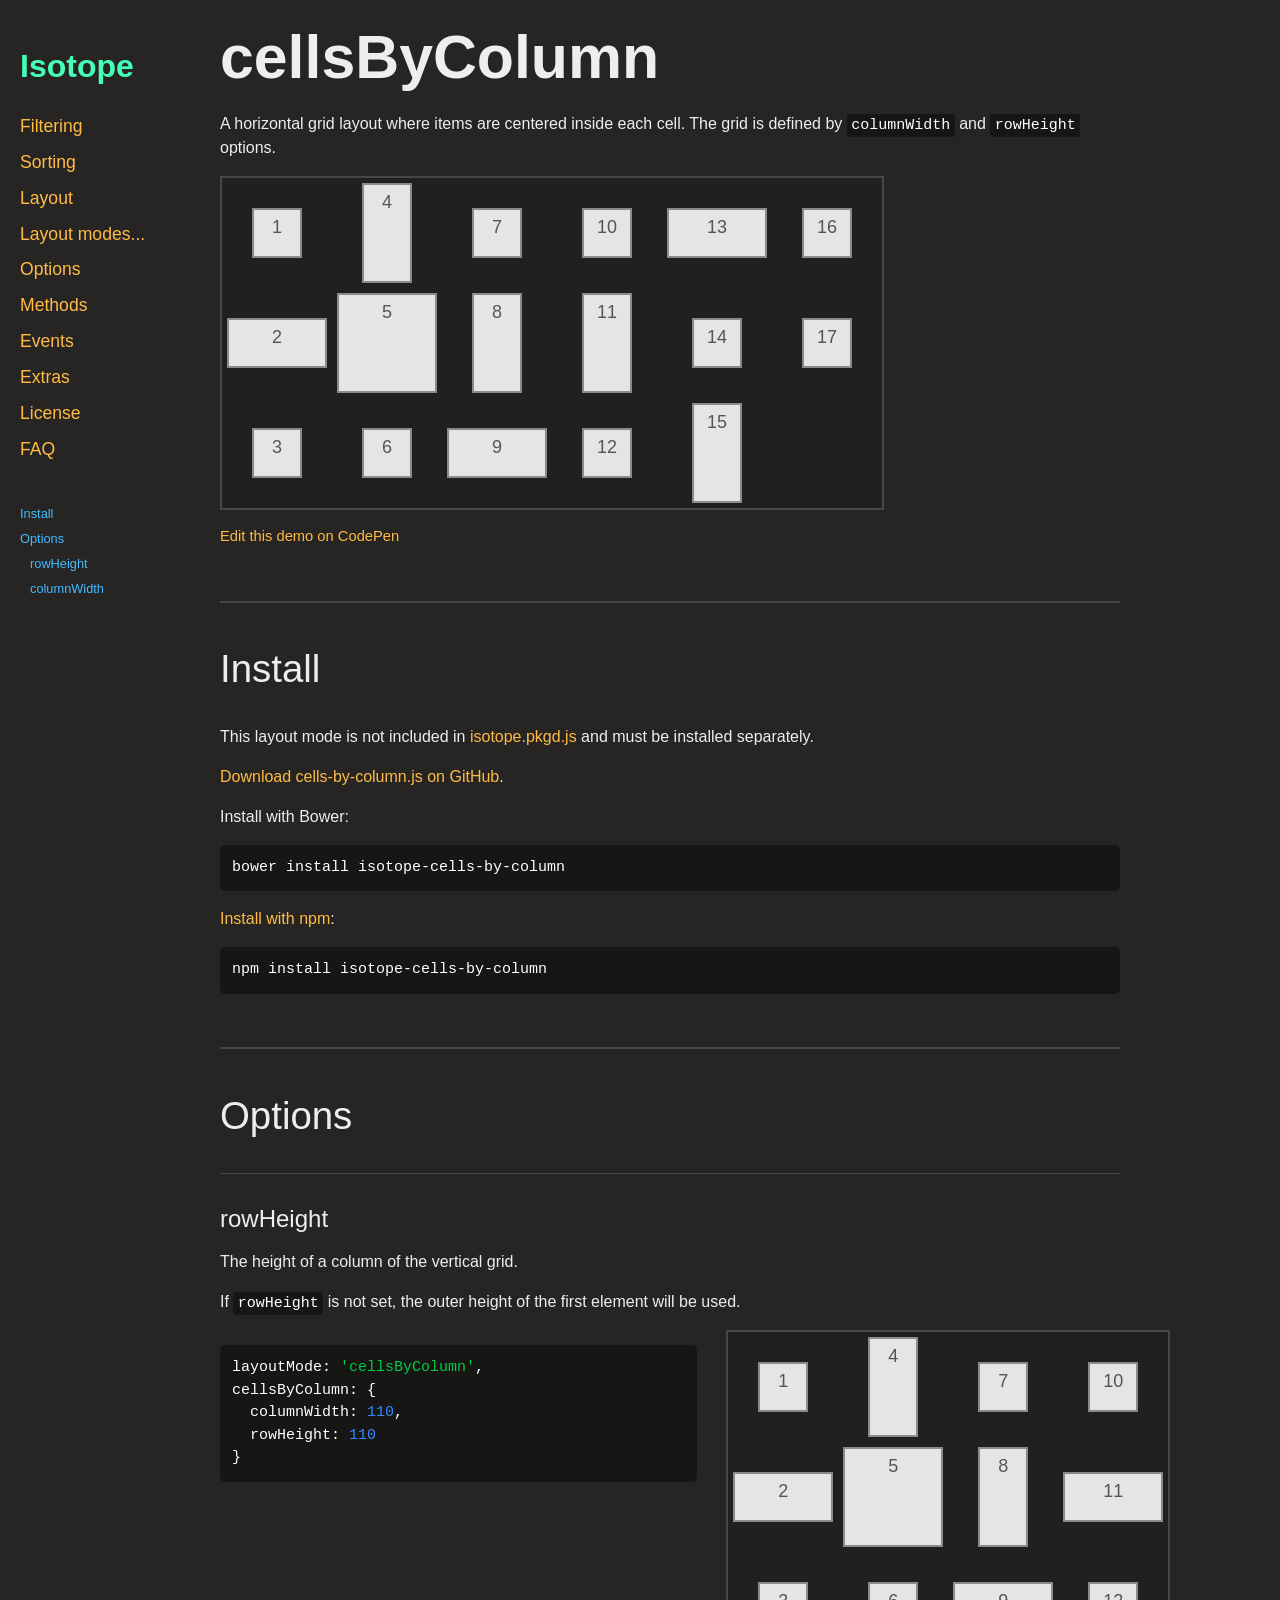
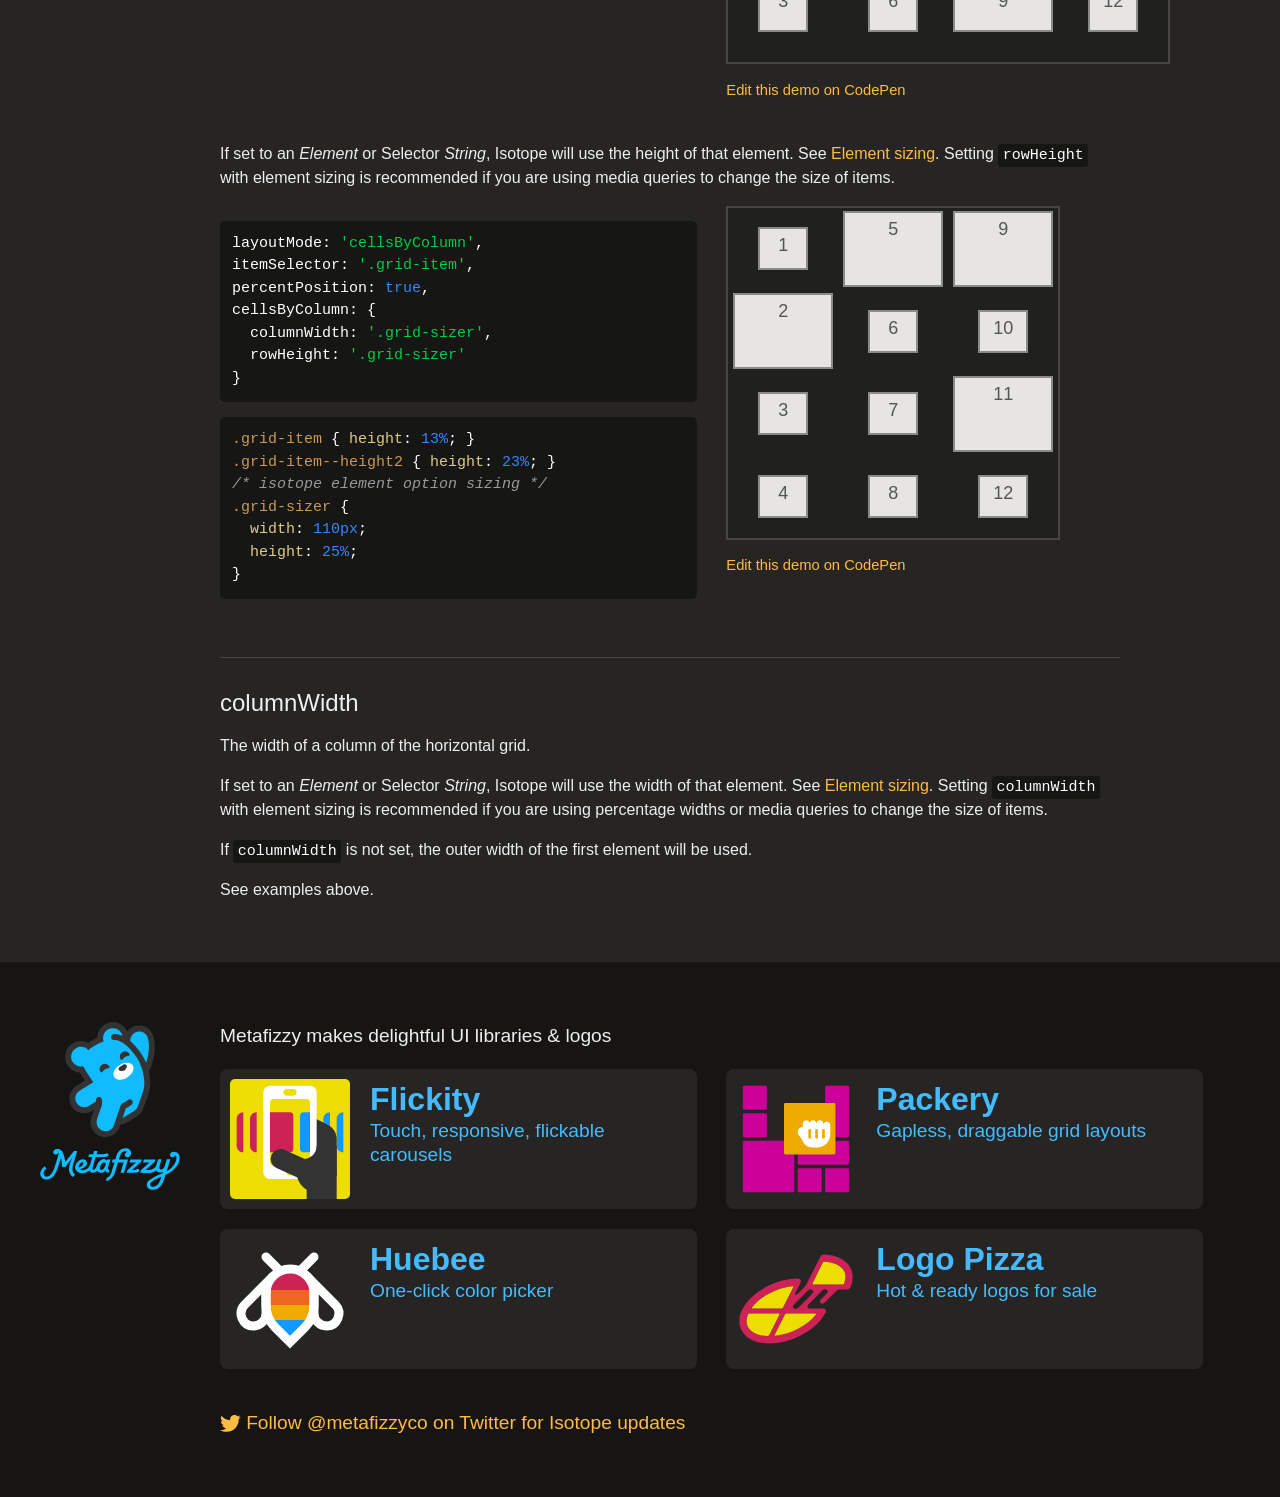
<file: assets/isotope-docs/layout-modes/cellsbycolumn.html>
<!doctype html>
<html class="export" lang="en">
<head>
  <meta charset="utf-8">
  <meta http-equiv="x-ua-compatible" content="ie=edge">
  <meta name="viewport" content="width=device-width">
  <meta name="description" content="filter &amp; sort magical layouts">

  <title>Isotope &#xB7; cellsByColumn</title>

    <!-- Isotope does not require any CSS files -->
    <link rel="stylesheet" href="../css/isotope-docs.css?3" media="screen">

  <meta name="twitter:card" content="summary">
  <meta name="twitter:site" content="@metafizzyco">
  <meta name="twitter:url" content="http://isotope.metafizzy.co/.html">
  <meta name="twitter:title" content="Isotope cellsByColumn">
  <meta name="twitter:description" content="filter &amp; sort magical layouts">

</head>
<body class="page--cellsbycolumn">

  <div class="nav">
    <h1 class="nav__title"><a href="../.">Isotope</a></h1>
  
    <ol class="site-nav">
      <li class="site-nav__item site-nav__item--filtering">
        <a class="site-nav__item__link" href="../filtering.html">Filtering</a></li>
      <li class="site-nav__item site-nav__item--sorting">
        <a class="site-nav__item__link" href="../sorting.html">Sorting</a></li>
      <li class="site-nav__item site-nav__item--layout ">
        <a class="site-nav__item__link" href="../layout.html">Layout</a>
      </li>
      <li class="site-nav__item site-nav__item--layout-modes sub-nav-parent">
        <a class="site-nav__item__link" href="../layout-modes.html">Layout modes</a>
        <ul class="sub-nav">
            <li class="sub-nav__item sub-nav__item--masonry">
              <a class="sub-nav__item__link" href="../layout-modes/masonry.html">masonry</a></li>
            <li class="sub-nav__item sub-nav__item--fitrows">
              <a class="sub-nav__item__link" href="../layout-modes/fitrows.html">fitRows</a></li>
            <li class="sub-nav__item sub-nav__item--vertical">
              <a class="sub-nav__item__link" href="../layout-modes/vertical.html">vertical</a></li>
            <li class="sub-nav__item sub-nav__item--packery">
              <a class="sub-nav__item__link" href="../layout-modes/packery.html">packery</a></li>
            <li class="sub-nav__item sub-nav__item--cellsbyrow">
              <a class="sub-nav__item__link" href="../layout-modes/cellsbyrow.html">cellsByRow</a></li>
            <li class="sub-nav__item sub-nav__item--masonryhorizontal">
              <a class="sub-nav__item__link" href="../layout-modes/masonryhorizontal.html">masonryHorizontal</a></li>
            <li class="sub-nav__item sub-nav__item--fitcolumns">
              <a class="sub-nav__item__link" href="../layout-modes/fitcolumns.html">fitColumns</a></li>
            <li class="sub-nav__item sub-nav__item--cellsbycolumn">
              <a class="sub-nav__item__link" href="../layout-modes/cellsbycolumn.html">cellsByColumn</a></li>
            <li class="sub-nav__item sub-nav__item--horiz">
              <a class="sub-nav__item__link" href="../layout-modes/horiz.html">horiz</a></li>
        </ul>
      </li>
      <li class="site-nav__item site-nav__item--options">
        <a class="site-nav__item__link" href="../options.html">Options</a></li>
      <li class="site-nav__item site-nav__item--methods">
        <a class="site-nav__item__link" href="../methods.html">Methods</a></li>
      <li class="site-nav__item site-nav__item--events">
        <a class="site-nav__item__link" href="../events.html">Events</a></li>
      <li class="site-nav__item site-nav__item--extras">
        <a class="site-nav__item__link" href="../extras.html">Extras</a></li>
      <li class="site-nav__item site-nav__item--license">
        <a class="site-nav__item__link" href="../license.html">License</a></li>
      <li class="site-nav__item site-nav__item--faq">
        <a class="site-nav__item__link" href="../faq.html">FAQ</a></li>
    </ol>
  
    <ul class="page-nav" data-js="page-nav">
<li class="page-nav__item page-nav__item--h2"><a href="#install">Install</a></li>
<li class="page-nav__item page-nav__item--h2"><a href="#options">Options</a></li>
<li class="page-nav__item page-nav__item--h3"><a href="#rowheight">rowHeight</a></li>
<li class="page-nav__item page-nav__item--h3"><a href="#columnwidth">columnWidth</a></li>
</ul>
  </div>


  <div id="content" class="main">
    <div class="container">
        <h1>cellsByColumn</h1>


<p>A horizontal grid layout where items are centered inside each cell. The grid is defined by <code>columnWidth</code> and <code>rowHeight</code> options.</p>

<div class="big-demo">
  <div class="grid grid--horizontal grid--counting" data-isotope="{ &quot;layoutMode&quot;: &quot;cellsByColumn&quot;, &quot;cellsByColumn&quot;: { &quot;columnWidth&quot;: 110, &quot;rowHeight&quot;: 110 } }">
    <div class="grid-item"></div>
    <div class="grid-item grid-item--width2"></div>
    <div class="grid-item"></div>
    <div class="grid-item grid-item--height2"></div>
    <div class="grid-item grid-item--width2 grid-item--height2"></div>
    <div class="grid-item"></div>
    <div class="grid-item"></div>
    <div class="grid-item grid-item--height2"></div>
    <div class="grid-item grid-item--width2"></div>
    <div class="grid-item"></div>
    <div class="grid-item grid-item--height2"></div>
    <div class="grid-item"></div>
    <div class="grid-item grid-item--width2"></div>
    <div class="grid-item"></div>
    <div class="grid-item grid-item--height2"></div>
    <div class="grid-item"></div>
    <div class="grid-item"></div>
  </div>

  <p class="edit-demo">
      <a href="http://codepen.io/desandro/pen/qAlEy">Edit this demo on CodePen</a>
  </p>
</div>


<h2 id="install">Install</h2>

<p>This layout mode is not included in <a href="../isotope.pkgd.js">isotope.pkgd.js</a> and must be installed separately.</p>

<p><a href="https://raw.github.com/metafizzy/isotope-cells-by-column/master/cells-by-column.js">Download cells-by-column.js on GitHub</a>.</p>

<p>Install with Bower:</p>

<pre><code class="bash">bower install isotope-cells-by-column
</code></pre>

<p><a href="https://www.npmjs.com/package/isotope-cells-by-column">Install with npm</a>:</p>

<pre><code class="bash">npm install isotope-cells-by-column
</code></pre>


<h2 id="options">Options</h2>


<h3 id="rowheight">rowHeight</h3>

<p>The height of a column of the vertical grid.</p>

<p>If <code>rowHeight</code> is not set, the outer height of the first element will be used.</p>

<div class="duo example">
  <div class="duo__cell example__code">
<pre><code class="js">layoutMode: <span class="string">&apos;cellsByColumn&apos;</span>,
<span class="attr">cellsByColumn</span>: {
  <span class="attr">columnWidth</span>: <span class="number">110</span>,
  <span class="attr">rowHeight</span>: <span class="number">110</span>
}
</code></pre>
  </div>
  <div class="duo__cell example__demo">
    <div class="grid grid--horizontal grid--counting" data-isotope="{ &quot;layoutMode&quot;: &quot;cellsByColumn&quot;, &quot;cellsByColumn&quot;: { &quot;columnWidth&quot;: 110, &quot;rowHeight&quot;: 110 } }">
      <div class="grid-item"></div>
      <div class="grid-item grid-item--width2"></div>
      <div class="grid-item"></div>
      <div class="grid-item grid-item--height2"></div>
      <div class="grid-item grid-item--width2 grid-item--height2"></div>
      <div class="grid-item"></div>
      <div class="grid-item"></div>
      <div class="grid-item grid-item--height2"></div>
      <div class="grid-item grid-item--width2"></div>
      <div class="grid-item"></div>
      <div class="grid-item grid-item--width2"></div>
      <div class="grid-item"></div>
    </div>

    <p class="edit-demo">
        <a href="http://codepen.io/desandro/pen/qAlEy">Edit this demo on CodePen</a>
    </p>
  </div>
</div>

<p>If set to an <i>Element</i> or Selector <i>String</i>, Isotope will use the height of that element. See <a href="options.html#element-sizing">Element sizing</a>. Setting <code>rowHeight</code> with element sizing is recommended if you are using media queries to change the size of items.</p>

<div class="duo example">
  <div class="duo__cell example__code">
<pre><code class="js">layoutMode: <span class="string">&apos;cellsByColumn&apos;</span>,
<span class="attr">itemSelector</span>: <span class="string">&apos;.grid-item&apos;</span>,
<span class="attr">percentPosition</span>: <span class="literal">true</span>,
<span class="attr">cellsByColumn</span>: {
  <span class="attr">columnWidth</span>: <span class="string">&apos;.grid-sizer&apos;</span>,
  <span class="attr">rowHeight</span>: <span class="string">&apos;.grid-sizer&apos;</span>
}
</code></pre>

<pre><code class="css"><span class="selector-class">.grid-item</span> { <span class="attribute">height</span>: <span class="number">13%</span>; }
<span class="selector-class">.grid-item--height2</span> { <span class="attribute">height</span>: <span class="number">23%</span>; }
<span class="comment">/* isotope element option sizing */</span>
<span class="selector-class">.grid-sizer</span> {
  <span class="attribute">width</span>: <span class="number">110px</span>;
  <span class="attribute">height</span>: <span class="number">25%</span>;
}
</code></pre>
  </div>
  <div class="duo__cell example__demo">
    <div class="grid grid--horizontal grid--counting grid--cells-by-column-element-sizing" data-isotope="{ &quot;layoutMode&quot;: &quot;cellsByColumn&quot;, &quot;itemSelector&quot;: &quot;.grid-item&quot;, &quot;cellsByColumn&quot;: { &quot;columnWidth&quot;: &quot;.grid-sizer&quot;, &quot;rowHeight&quot;: &quot;.grid-sizer&quot; } }">
      <div class="grid-sizer"></div>
      <div class="grid-item"></div>
      <div class="grid-item grid-item--width2"></div>
      <div class="grid-item"></div>
      <div class="grid-item grid-item--height2"></div>
      <div class="grid-item grid-item--width2 grid-item--height2"></div>
      <div class="grid-item"></div>
      <div class="grid-item"></div>
      <div class="grid-item grid-item--height2"></div>
      <div class="grid-item grid-item--width2"></div>
      <div class="grid-item"></div>
      <div class="grid-item grid-item--width2"></div>
      <div class="grid-item"></div>
    </div>

    <p class="edit-demo">
        <a href="http://codepen.io/desandro/pen/qfatn">Edit this demo on CodePen</a>
    </p>
  </div>
</div>


<h3 id="columnwidth">columnWidth</h3>

<p>The width of a column of the horizontal grid.</p>

<p>If set to an <i>Element</i> or Selector <i>String</i>, Isotope will use the width of that element. See <a href="options.html#element-sizing">Element sizing</a>. Setting <code>columnWidth</code> with element sizing is recommended if you are using percentage widths or media queries to change the size of items.</p>

<p>If <code>columnWidth</code> is not set, the outer width of the first element will be used.</p>

<p>See examples above.</p>

    </div>
  </div>

  <footer class="site-footer">
  
    <div class="container">
  
      <p class="site-footer__copy">Metafizzy makes delightful UI libraries &amp; logos</p>
  
      <div class="showcase">
      
        <ul class="showcase-item-list">
      
            <li class="showcase-item">
              <a class="showcase-item__link" href="http://flickity.metafizzy.co">
                <div class="showcase-item__image">
                    <svg class="flickity-illo" xmlns="http://www.w3.org/2000/svg" viewbox="0 0 360 360" width="100" height="100">
                      <path class="flickity-illo__color1" fill="#19F" d="M300 220L300 220c-11 0-20-9-20-20v-80c0-11 9-20 20-20h0V220z"/>
                      <path class="flickity-illo__color1" fill="#19F" d="M340 220L340 220c-11 0-20-9-20-20v-80c0-11 9-20 20-20h0V220z"/>
                      <path class="flickity-illo__color2" fill="#333" d="M320 290V180c0-18-10-35-27-43L240 110v180H320z"/>
                      <path class="flickity-illo__color3" fill="white" d="M240 300H120c-11 0-20-9-20-20V40c0-11 9-20 20-20h120c11 0 20 9 20 20v240C260 291 251 300 240 300z"/>
                      <path class="flickity-illo__color4" fill="#ED0" d="M230 260H130c-6 0-10-5-10-10V70c0-6 5-10 10-10h100c6 0 10 5 10 10v180 C240 256 236 260 230 260z"/>
                      <path class="flickity-illo__color2" fill="#333" d="M260 200h60v81c0 32-26 59-59 59h0c-34 0-61-27-61-61V240h20 C242 240 260 222 260 200L260 200z"/>
                      <path class="flickity-illo__color5" fill="#C25" d="M180 220h-60V100h60c6 0 10 5 10 10v100C190 216 186 220 180 220z"/>
                      <path class="flickity-illo__color1" fill="#19F" d="M240 220h-20c-6 0-10-5-10-10V110c0-6 5-10 10-10h20V220z"/>
                      <rect class="flickity-illo__color2" fill="#333" x="230" y="280" width="90" height="80"/>
                      <circle class="flickity-illo__color4" fill="#ED0" cx="180" cy="280" r="10"/>
                      <line class="flickity-illo__thumb" stroke="#333" stroke-width="60" stroke-linecap="round" x1="262" y1="290" x2="152" y2="240"/>
                      <path class="flickity-illo__color4" fill="#ED0" d="M190 50h-20c-6 0-10-5-10-10v0c0-6 5-10 10-10h20c6 0 10 5 10 10v0C200 46 196 50 190 50z"/>
                      <path class="flickity-illo__color5" fill="#C25" d="M80 220L80 220c-11 0-20-9-20-20v-80c0-11 9-20 20-20h0V220z"/>
                      <path class="flickity-illo__color5" fill="#C25" d="M40 220L40 220c-11 0-20-9-20-20v-80c0-11 9-20 20-20h0V220z"/>
                    </svg>
                </div>
                <div class="showcase-item__text">
                  <h3 class="showcase-item__title">Flickity</h3>
                  <p class="showcase-item__description">Touch, responsive, flickable carousels</p>
                </div>
              </a>
            </li>
      
            <li class="showcase-item">
              <a class="showcase-item__link" href="http://packery.metafizzy.co">
                <div class="showcase-item__image">
                    <svg class="packery-illo" xmlns="http://www.w3.org/2000/svg" viewbox="0 0 700 700" width="100" height="100">
                      <path class="packery-illo__item" fill="#C09" d="M172 180H48c-4 0-8-4-8-8V48c0-4 4-8 8-8h124c4 0 8 4 8 8v124C180 176 176 180 172 180z"/>
                      <path class="packery-illo__item" fill="#C09" d="M172 340H48c-4 0-8-4-8-8V208c0-4 4-8 8-8h124c4 0 8 4 8 8v124C180 336 176 340 172 340z"/>
                      <path class="packery-illo__item" fill="#C09" d="M492 660H368c-4 0-8-4-8-8V528c0-4 4-8 8-8h124c4 0 8 4 8 8v124C500 656 496 660 492 660z"/>
                      <path class="packery-illo__item" fill="#C09" d="M652 660H528c-4 0-8-4-8-8V528c0-4 4-8 8-8h124c4 0 8 4 8 8v124C660 656 656 660 652 660z"/>
                      <path class="packery-illo__item" fill="#C09" d="M652 500H368c-4 0-8-4-8-8V368c0-4 4-8 8-8h284c4 0 8 4 8 8v124C660 496 656 500 652 500z"/>
                      <path class="packery-illo__item" fill="#C09" d="M332 660H48c-4 0-8-4-8-8V368c0-4 4-8 8-8h284c4 0 8 4 8 8v284C340 656 336 660 332 660z"/>
                      <path class="packery-illo__item" fill="#C09" d="M652 340H528c-4 0-8-4-8-8V48c0-4 4-8 8-8h124c4 0 8 4 8 8v284C660 336 656 340 652 340z"/>
                      <path class="packery-illo__draggie" fill="#EA0" d="M572 440H288c-4 0-8-4-8-8V148c0-4 4-8 8-8h284c4 0 8 4 8 8v284C580 436 576 440 572 440z"/>
                      <g>
                        <path class="packery-illo__hand" fill="white" d="M530 250c-11 0-20 9-20 20v-10c0-11-9-20-20-20s-20 9-20 20c0-11-9-20-20-20s-20 9-20 20c0-11-9-20-20-20
                          s-20 9-20 20v20c-17 0-30 13-30 30c0 11 6 20 14 25l19 35c10 18 30 30 51 30h28
                          c43 0 78-35 78-78V270C550 259 541 250 530 250z"/>
                        <line class="packery-illo__hand-line" stroke="#EA0" fill="none" stroke-width="16" stroke-linecap="round" x1="430" y1="300" x2="430" y2="340"/>
                        <line class="packery-illo__hand-line" stroke="#EA0" fill="none" stroke-width="16" stroke-linecap="round" x1="470" y1="300" x2="470" y2="340"/>
                        <line class="packery-illo__hand-line" stroke="#EA0" fill="none" stroke-width="16" stroke-linecap="round" x1="510" y1="300" x2="510" y2="340"/>
                      </g>
                    </svg>
                </div>
                <div class="showcase-item__text">
                  <h3 class="showcase-item__title">Packery</h3>
                  <p class="showcase-item__description">Gapless, draggable grid layouts</p>
                </div>
              </a>
            </li>
      
            <li class="showcase-item">
              <a class="showcase-item__link" href="http://huebee.buzz">
                <div class="showcase-item__image">
                    <svg class="huebee-illo" xmlns="http://www.w3.org/2000/svg" viewbox="0 0 200 200" width="100" height="100">
                      <polygon class="huebee-illo__stripe4" fill="#19F" points="100,170 65,135 135,135 "/>
                      <rect class="huebee-illo__stripe3" fill="#EA0" x="65" y="110" width="70" height="25"/>
                      <rect class="huebee-illo__stripe2" fill="#E62" x="65" y="85" width="70" height="25"/>
                      <polygon class="huebee-illo__stripe1" fill="#C25" points="135,85 65,85 65,70 80,55 120,55 135,70 "/>
                      <path class="huebee-illo__line" stroke="#333" fill="none" stroke-width="15" d="M140 90c0-22-18-40-39-40C78 50 60 68 60 91V110c0 14 5 27 15 37
                        l25 25l25-25c10-10 15-23 15-37V90z"/>
                      <path class="huebee-illo__line" stroke="#333" fill="none" stroke-width="15" d="M60 74v50c0 11-9 21-21 21h0c-18 0-27-22-15-35L60 74z"/>
                      <path class="huebee-illo__line" stroke="#333" fill="none" stroke-width="15" d="M140 74v50c0 11 9 21 21 21h0c18 0 27-22 15-35L140 74z"/>
                      <line class="huebee-illo__line huebee-illo__antenna" stroke="#333" fill="none" stroke-width="15" stroke-linecap="round" x1="60" y1="30" x2="80" y2="50"/>
                      <line class="huebee-illo__line huebee-illo__antenna" stroke="#333" fill="none" stroke-width="15" stroke-linecap="round" x1="140" y1="30" x2="120" y2="50"/>
                    </svg>
                </div>
                <div class="showcase-item__text">
                  <h3 class="showcase-item__title">Huebee</h3>
                  <p class="showcase-item__description">One-click color picker</p>
                </div>
              </a>
            </li>
      
            <li class="showcase-item">
              <a class="showcase-item__link" href="http://logo.pizza">
                <div class="showcase-item__image">
                    <svg class="logo-pizza-illo" xmlns="http://www.w3.org/2000/svg" viewbox="0 0 700 700" width="100" height="100">
                      <path class="logo-pizza-illo__outline" fill="#C25" d="M513 91c-9-0-17 5-21 12l-80 160c-3 5-6 10-11 15l-47 47
                        c-5 5-12-1-9-7l32-64c5-11-2-23-14-23h-0c-121 0-268 70-327 180
                        C-9 497 35 609 196 609c138 0 279-85 327-180v0c5-11-2-23-14-23h-77c-13 0-19-15-10-24
                        l81-81c5-5 11-8 18-8l0 0c13 0 19 15 10 24L494 354c-6 6-6 14 0 20c3 3 6 4 10 4
                        c4 0 7-1 10-4l80-80h53c9 0 17-5 21-13C707 190 656 97 513 91z M334 281l-59 117
                        c-2 5-7 8-13 8H97c-4 0-6-4-3-7c49-64 143-114 236-124C333 275 335 278 334 281z
                         M70 441c2-4 6-7 10-7h168c4 0 7 4 5 8l-59 118c-2 4-6 6-11 6
                        C106 565 38 521 70 441z M466 441c-49 64-143 114-236 124c-3 0-6-3-4-6l59-117
                        c2-5 7-8 13-8h166C466 434 468 438 466 441z M446 318l-81 81c-5 5-11 8-18 8l0 0
                        c-13 0-19-15-10-24l81-81c5-5 11-8 18-8l0 0C449 294 455 309 446 318z M447 258L506 139
                        c2-4 6-7 11-6c101 7 140 60 114 126c-2 4-6 7-10 7H452C448 266 445 262 447 258z"/>
                      <path class="logo-pizza-illo__slice" fill="#ED0" d="M334 281l-59 117c-2 5-7 8-13 8H97c-4 0-6-4-3-7
                        c49-64 143-114 236-124C333 275 335 278 334 281z"/>
                      <path class="logo-pizza-illo__slice" fill="#ED0" d="M70 441c2-4 6-7 10-7h168c4 0 7 4 5 8l-59 118c-2 4-6 6-11 6
                        C106 565 38 521 70 441z"/>
                      <path class="logo-pizza-illo__slice" fill="#ED0" d="M466 441c-49 64-143 114-236 124c-3 0-6-3-4-6l59-117
                        c2-5 7-8 13-8h166C466 434 468 438 466 441z"/>
                      <path class="logo-pizza-illo__slice" fill="#ED0" d="M447 258L506 139c2-4 6-7 11-6c101 7 140 60 114 126c-2 4-6 7-10 7H452
                        C448 266 445 262 447 258z"/>
                    </svg>
                </div>
                <div class="showcase-item__text">
                  <h3 class="showcase-item__title">Logo Pizza</h3>
                  <p class="showcase-item__description">Hot &amp; ready logos for sale</p>
                </div>
              </a>
            </li>
      
        </ul> 
      
      </div>
  
      <p class="site-footer__copy">
        <a href="https://twitter.com/metafizzyco">
          <svg class="twitter-logo" xmlns="http://www.w3.org/2000/svg" viewbox="0 0 512 512" width="30" height="30">
            <path d="M512 97c-19 8-39 14-60 16 22-13 38-34 46-58-20 12-43 21-67 25-19-19-46-32-77-32-58 0-117 52-102 129-87-4-165-46-216-110-24 40-19 107 32 140-17 0-33-5-48-13v1c0 51 36 93 84 103-15 4-34 5-47 2 13 42 52 72 98 73-47 36-96 49-155 44 46 30 102 47 161 47 197 0 306-168 299-312 20-15 38-34 52-55z"/>
          </svg>
          Follow @metafizzyco on Twitter for Isotope updates
        </a>
      </p>
  
      <div class="metafizzy-brand">
        <a class="metafizzy-brand__link" href="http://metafizzy.co">
          <svg class="metafizzy-logo" xmlns="http://www.w3.org/2000/svg" viewbox="0 0 780 1000" width="78" height="100">
            <path class="metafizzy-logo__outline" fill="#333" d="M642 31c-49 0-85 29-102 51C528 55 490 2 415 2
              c-76 0-134 59-137 135c-18 7-62 34-75 43c-20-10-42-16-65-16h0c-68 0-137 53-137 139
              c0 78 67 133 128 135c11 19 26 42 44 69c1-1-74 46-74 46c-29 19-61 53-61 110
              c0 75 62 128 129 128c24 0 48-7 68-20l16-10l-23 66C199 917 267 998 350 998
              c54 0 104-35 122-87l7-20c19-2 37-8 55-18l92-57c25-16 45-39 54-68l46-131
              c19-54 14-125 1-185c8-16 51-112 51-220C779 58 695 31 642 31z"/>
            <clippath id="metafizzy-logo__body">
              <path d="M566 164c-2-34 19-67 54-78c41-13 84 9 97 50c21 67 7 146-13 218
                C688 310 631 222 566 164z M626 314C567 227 500 155 424 156c-14 0-25-13-25-27
                c1-14 13-25 27-25c42 1 71 15 73 16l0 0C489 70 426 33 371 66c-36 22-50 65-36 103
                c-37 11-108 52-132 75c-27-31-73-39-109-17c-41 25-53 78-29 118c20 32 58 47 93 39
                c15 30 44 74 87 138l-119 74c-36 23-48 71-25 107c25 39 74 45 107 25
                c23-14 61-38 61-38c-0-4-1-7-1-11c-2-14 7-27 21-30c14-2 27 7 30 21
                c5 29 1 52-3 62c0 0-22 61-38 111c-18 55 24 103 72 103c30 0 62-17 74-52l60-174
                c3-7 8-13 16-16c25-9 45-27 45-27c11-10 27-9 36 2c10 11 9 27-2 36
                c-1 1-22 20-51 33l-29 84l0 0c3-1 5-3 8-4l92-57c15-9 27-24 33-41l46-131
                C705 521 671 383 626 314z"/>
            </clippath>
            <g clip-path="url(#metafizzy-logo__body)">
              <polygon class="metafizzy-logo__stripe4" fill="#19F" points="1016 544 278 1018 174 837 911 373"/>
              <polygon class="metafizzy-logo__stripe3" fill="#EA0" points="822 435 174 843 85 695 822 232"/>
              <polygon class="metafizzy-logo__stripe2" fill="#E62" points="822 238 85 701 74 469 717 65"/>
              <polygon class="metafizzy-logo__stripe1" fill="#C25" points="717 70 -20 533 -20 299 612 -100"/>
            </g>
            <path class="metafizzy-logo__snout" fill="white" d="M474 373c-44 27-66 73-48 103c18 30 70 33 113 5
              c48-31 66-73 48-103C570 347 519 345 474 373z"/>
            <path class="metafizzy-logo__eyes-nose" fill="#333" d="M383 383c13 21-15 14-36 27s-28 41-40 20c-13-21-6-49 15-62
              C343 355 370 362 383 383z M497 260c-21 13-28 41-15 62c13 21 19-7 40-20s49-6 36-27
              S518 247 497 260z M467 416L467 416c4 6 11 10 18 9l22-2c6-1 12-4 15-9l12-19
              c4-6 4-14 0-20v0c-6-9-18-12-27-7l-34 21C464 395 461 407 467 416z"/>
          </svg>
          <svg class="metafizzy-wordmark" xmlns="http://www.w3.org/2000/svg" viewbox="0 0 1000 300" width="100" height="30">
            <path fill="#333" d="M491 121c3-9 13-39 13-39h-25c-1 2-2 5-3 8c-23-31-63 7-72 41
              c-4 10-12 25-23 25c-13 0 0-35 6-56c0 0 0-0 0-0c4-12 11-36 11-36s18 0 24 0
              c25 0 51 5 71-13l-14-15c-10 8-18 8-27 8c-13 0-48 0-48 0l7-23h-25L380 44h-29L345 65h29
              c-11 36-16 68-36 82c-14 10-38 17-53 7c19-8 51-21 51-45c0-13-8-29-28-29
              c-39 0-57 40-57 60c0 25 24 40 49 40c21 0 39-7 54-19c10 25 41 18 54 2
              c18 25 50 11 58-1c4 8 11 14 25 15l6-21C477 156 488 131 491 121z M301 102
              c9 0 10 7 8 12c-4 12-20 20-33 26C274 135 285 102 301 102z M443 156c-9 3-14-2-15-11
              c-3-19 25-60 42-33C464 139 454 152 443 156z M251 188l-15 19c-41-28-34-77-5-137
              l-50 65l-23-0c-1-18-4-52-8-64C126 150 105 225 49 225c-40 0-75-44-16-95l13 17
              c-33 28-19 57 2 57c46 0 62-87 87-169c0 0-1-1-1-1c-5 9-15 14-25 13
              c-11-1-17-11-14-21c3-10 14-18 25-18c15 0 23 1 34 12c14 13 23 50 26 80l63-79l23-0
              C243 104 211 166 251 188z M649 48c-2 6-11 18-25 18c-14 0-20-11-17-21c3-8 9-14 17-16
              c-8-9-28-7-38 2c-10 9-14 26-22 52h65l-29 94h-25l22-73h-40c0 0-14 48-22 72
              c-9 27-34 57-65 59l7-22c16-1 29-25 34-41c4-13 18-58 21-68c-6 0-13 0-19 0l6-21
              c5 0 12 0 19 0c4-12 7-24 11-36C558 21 583 1 613 1C641 1 656 22 649 48z M727 82h-82
              l-6 21h47l-62 56l-5 17c39 0 75 9 94-15l-16-14c-11 14-27 10-39 10l64-58L727 82z M998 70
              c0 38-27 89-102 123C883 238 866 299 804 299c-22 0-41-12-41-36c0-27 23-38 36-46
              c23-14 50-25 76-36c1-3 2-6 3-9c-16 6-38 3-48-12c-11 8-23 14-35 17
              c-22 5-57-0-79-0l5-18l61-55h-46l6-21h82l-6 17l-64 58c11 0 22 0 33-1
              c14-1 31-10 41-26c3-5 16-50 16-50l24 0c0 0-6 22-11 38c-4 13-8 35 8 35
              c12 0 23-13 26-23c3-10 15-50 15-50l25 0l-26 85c72-42 76-101 64-114c-5 9-15 16-26 14
              c-11-1-17-11-14-21c3-10 14-18 25-18C988 27 998 53 998 70z M867 206c-21 9-80 32-80 55
              c0 20 27 18 36 13C846 264 859 241 867 206z"/>
          </svg>
        </a>
      </div>
  
    </div>
  
  </footer>

<!-- Looking for isotope.js? Use isotope.pkgd.min.js -->
<!-- Isotope does NOT require jQuery. But it does make things easier -->
<script src="https://code.jquery.com/jquery-3.1.1.min.js"></script>
<script>window.jQuery || document.write('<script src="../js/jquery.min.js"><\/script>')</script>

  <script src="../js/isotope-docs.min.js?3"></script>


</body>
</html>
</file>
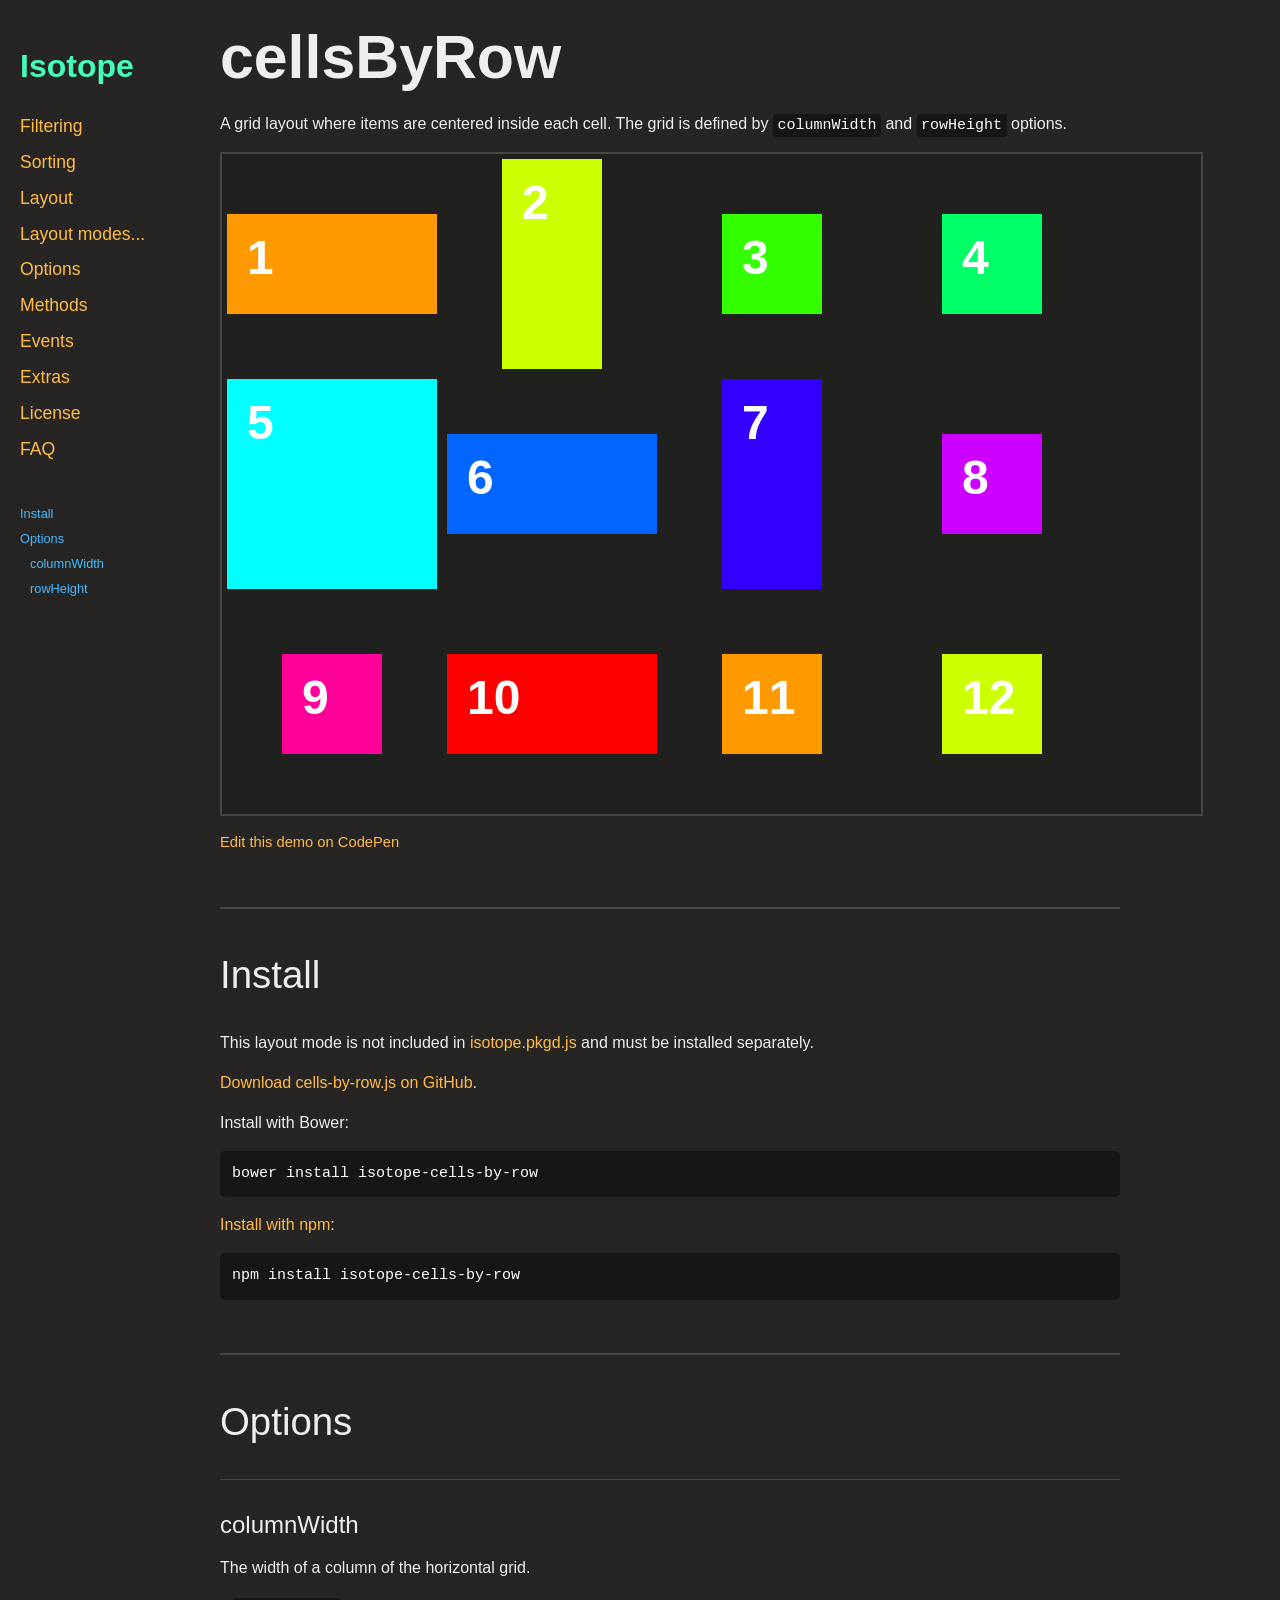
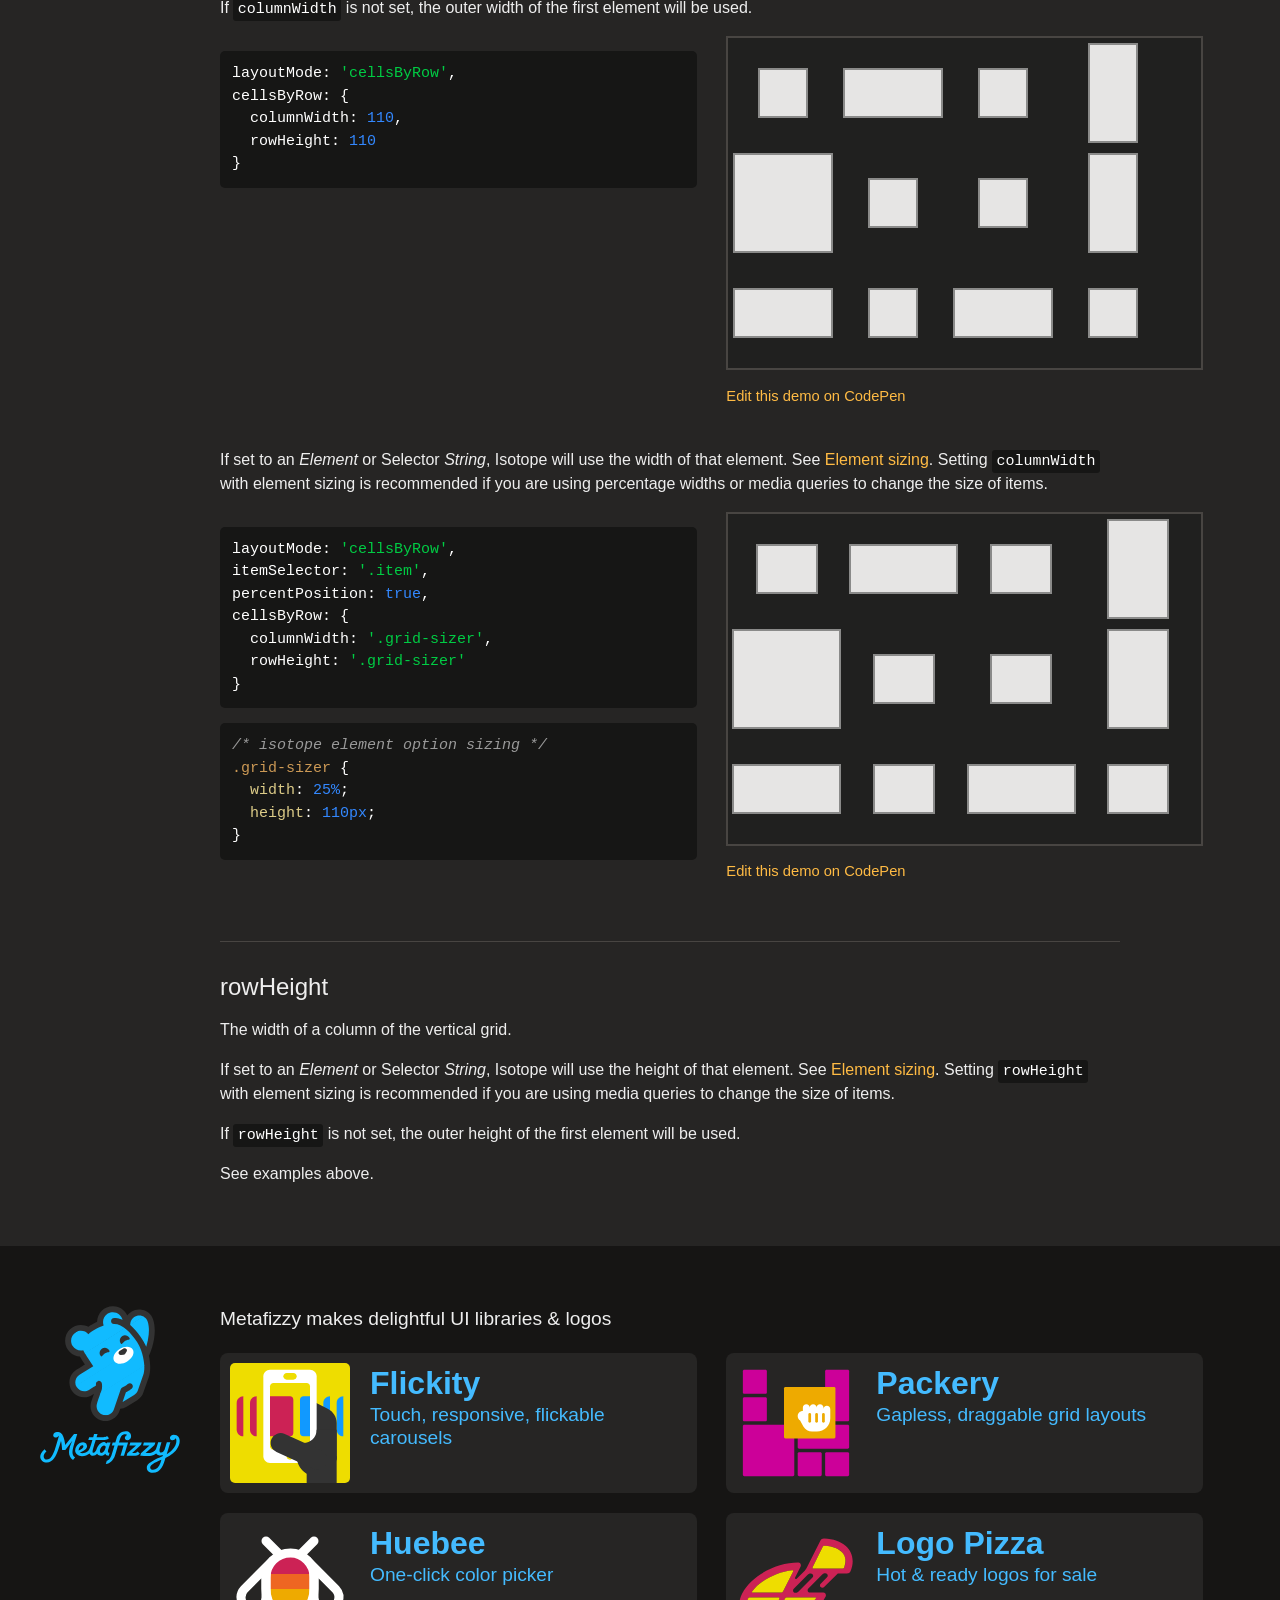
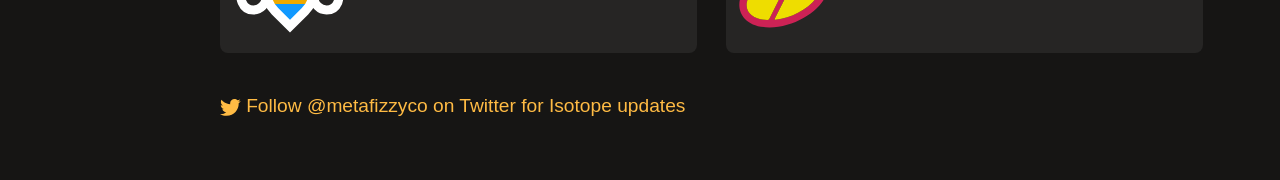
<file: assets/isotope-docs/layout-modes/cellsbyrow.html>
<!doctype html>
<html class="export" lang="en">
<head>
  <meta charset="utf-8">
  <meta http-equiv="x-ua-compatible" content="ie=edge">
  <meta name="viewport" content="width=device-width">
  <meta name="description" content="filter &amp; sort magical layouts">

  <title>Isotope &#xB7; cellsByRow</title>

    <!-- Isotope does not require any CSS files -->
    <link rel="stylesheet" href="../css/isotope-docs.css?3" media="screen">

  <meta name="twitter:card" content="summary">
  <meta name="twitter:site" content="@metafizzyco">
  <meta name="twitter:url" content="http://isotope.metafizzy.co/.html">
  <meta name="twitter:title" content="Isotope cellsByRow">
  <meta name="twitter:description" content="filter &amp; sort magical layouts">

</head>
<body class="page--cellsbyrow">

  <div class="nav">
    <h1 class="nav__title"><a href="../.">Isotope</a></h1>
  
    <ol class="site-nav">
      <li class="site-nav__item site-nav__item--filtering">
        <a class="site-nav__item__link" href="../filtering.html">Filtering</a></li>
      <li class="site-nav__item site-nav__item--sorting">
        <a class="site-nav__item__link" href="../sorting.html">Sorting</a></li>
      <li class="site-nav__item site-nav__item--layout ">
        <a class="site-nav__item__link" href="../layout.html">Layout</a>
      </li>
      <li class="site-nav__item site-nav__item--layout-modes sub-nav-parent">
        <a class="site-nav__item__link" href="../layout-modes.html">Layout modes</a>
        <ul class="sub-nav">
            <li class="sub-nav__item sub-nav__item--masonry">
              <a class="sub-nav__item__link" href="../layout-modes/masonry.html">masonry</a></li>
            <li class="sub-nav__item sub-nav__item--fitrows">
              <a class="sub-nav__item__link" href="../layout-modes/fitrows.html">fitRows</a></li>
            <li class="sub-nav__item sub-nav__item--vertical">
              <a class="sub-nav__item__link" href="../layout-modes/vertical.html">vertical</a></li>
            <li class="sub-nav__item sub-nav__item--packery">
              <a class="sub-nav__item__link" href="../layout-modes/packery.html">packery</a></li>
            <li class="sub-nav__item sub-nav__item--cellsbyrow">
              <a class="sub-nav__item__link" href="../layout-modes/cellsbyrow.html">cellsByRow</a></li>
            <li class="sub-nav__item sub-nav__item--masonryhorizontal">
              <a class="sub-nav__item__link" href="../layout-modes/masonryhorizontal.html">masonryHorizontal</a></li>
            <li class="sub-nav__item sub-nav__item--fitcolumns">
              <a class="sub-nav__item__link" href="../layout-modes/fitcolumns.html">fitColumns</a></li>
            <li class="sub-nav__item sub-nav__item--cellsbycolumn">
              <a class="sub-nav__item__link" href="../layout-modes/cellsbycolumn.html">cellsByColumn</a></li>
            <li class="sub-nav__item sub-nav__item--horiz">
              <a class="sub-nav__item__link" href="../layout-modes/horiz.html">horiz</a></li>
        </ul>
      </li>
      <li class="site-nav__item site-nav__item--options">
        <a class="site-nav__item__link" href="../options.html">Options</a></li>
      <li class="site-nav__item site-nav__item--methods">
        <a class="site-nav__item__link" href="../methods.html">Methods</a></li>
      <li class="site-nav__item site-nav__item--events">
        <a class="site-nav__item__link" href="../events.html">Events</a></li>
      <li class="site-nav__item site-nav__item--extras">
        <a class="site-nav__item__link" href="../extras.html">Extras</a></li>
      <li class="site-nav__item site-nav__item--license">
        <a class="site-nav__item__link" href="../license.html">License</a></li>
      <li class="site-nav__item site-nav__item--faq">
        <a class="site-nav__item__link" href="../faq.html">FAQ</a></li>
    </ol>
  
    <ul class="page-nav" data-js="page-nav">
<li class="page-nav__item page-nav__item--h2"><a href="#install">Install</a></li>
<li class="page-nav__item page-nav__item--h2"><a href="#options">Options</a></li>
<li class="page-nav__item page-nav__item--h3"><a href="#columnwidth">columnWidth</a></li>
<li class="page-nav__item page-nav__item--h3"><a href="#rowheight">rowHeight</a></li>
</ul>
  </div>


  <div id="content" class="main">
    <div class="container">
        <h1>cellsByRow</h1>


<p>A grid layout where items are centered inside each cell. The grid is defined by <code>columnWidth</code> and <code>rowHeight</code> options.</p>

<div class="big-demo go-wide">
  <div class="grid" data-isotope="{ &quot;layoutMode&quot;: &quot;cellsByRow&quot;, &quot;cellsByRow&quot;: { &quot;columnWidth&quot;: 220, &quot;rowHeight&quot;: 220 } }">
    <div class="grid-splash-item grid-splash-item--width2">1</div>
    <div class="grid-splash-item grid-splash-item--height2">2</div>
    <div class="grid-splash-item">3</div>
    <div class="grid-splash-item">4</div>
    <div class="grid-splash-item grid-splash-item--width2 grid-splash-item--height2">5</div>
    <div class="grid-splash-item grid-splash-item--width2">6</div>
    <div class="grid-splash-item grid-splash-item--height2">7</div>
    <div class="grid-splash-item">8</div>
    <div class="grid-splash-item">9</div>
    <div class="grid-splash-item grid-splash-item--width2">10</div>
    <div class="grid-splash-item">11</div>
    <div class="grid-splash-item">12</div>
  </div>
  <p class="edit-demo">
      <a href="http://codepen.io/desandro/pen/zFart">Edit this demo on CodePen</a>
  </p>
</div>


<h2 id="install">Install</h2>

<p>This layout mode is not included in <a href="../isotope.pkgd.js">isotope.pkgd.js</a> and must be installed separately.</p>

<p><a href="https://raw.github.com/metafizzy/isotope-cells-by-row/master/cells-by-row.js">Download cells-by-row.js on GitHub</a>.</p>

<p>Install with Bower:</p>

<pre><code class="bash">bower install isotope-cells-by-row
</code></pre>

<p><a href="https://www.npmjs.com/package/isotope-cells-by-row">Install with npm</a>:</p>

<pre><code class="bash">npm install isotope-cells-by-row
</code></pre>


<h2 id="options">Options</h2>


<h3 id="columnwidth">columnWidth</h3>

<p>The width of a column of the horizontal grid.</p>

<p>If <code>columnWidth</code> is not set, the outer width of the first element will be used.</p>

<div class="duo example">
  <div class="duo__cell example__code">
<pre><code class="js">layoutMode: <span class="string">&apos;cellsByRow&apos;</span>,
<span class="attr">cellsByRow</span>: {
  <span class="attr">columnWidth</span>: <span class="number">110</span>,
  <span class="attr">rowHeight</span>: <span class="number">110</span>
}
</code></pre>
  </div>
  <div class="duo__cell example__demo">
    <div class="grid" data-isotope="{ &quot;layoutMode&quot;: &quot;cellsByRow&quot;, &quot;cellsByRow&quot;: { &quot;columnWidth&quot;: 110, &quot;rowHeight&quot;: 110 } }">
      <div class="grid-item"></div>
      <div class="grid-item grid-item--width2"></div>
      <div class="grid-item"></div>
      <div class="grid-item grid-item--height2"></div>
      <div class="grid-item grid-item--width2 grid-item--height2"></div>
      <div class="grid-item"></div>
      <div class="grid-item"></div>
      <div class="grid-item grid-item--height2"></div>
      <div class="grid-item grid-item--width2"></div>
      <div class="grid-item"></div>
      <div class="grid-item grid-item--width2"></div>
      <div class="grid-item"></div>
    </div>
    <p class="edit-demo">
        <a href="http://codepen.io/desandro/pen/zFart">Edit this demo on CodePen</a>
    </p>
  </div>
</div>

<p>If set to an <i>Element</i> or Selector <i>String</i>, Isotope will use the width of that element. See <a href="options.html#element-sizing">Element sizing</a>. Setting <code>columnWidth</code> with element sizing is recommended if you are using percentage widths or media queries to change the size of items.</p>

<div class="duo example">
  <div class="duo__cell example__code">
<pre><code class="js">layoutMode: <span class="string">&apos;cellsByRow&apos;</span>,
<span class="attr">itemSelector</span>: <span class="string">&apos;.item&apos;</span>,
<span class="attr">percentPosition</span>: <span class="literal">true</span>,
<span class="attr">cellsByRow</span>: {
  <span class="attr">columnWidth</span>: <span class="string">&apos;.grid-sizer&apos;</span>,
  <span class="attr">rowHeight</span>: <span class="string">&apos;.grid-sizer&apos;</span>
}
</code></pre>

<pre><code class="css"><span class="comment">/* isotope element option sizing */</span>
<span class="selector-class">.grid-sizer</span> {
  <span class="attribute">width</span>: <span class="number">25%</span>;
  <span class="attribute">height</span>: <span class="number">110px</span>;
}
</code></pre>
  </div>
  <div class="duo__cell example__demo">
    <div class="grid grid--cells-by-row-element-sizing" data-isotope="{ &quot;layoutMode&quot;: &quot;cellsByRow&quot;, &quot;itemSelector&quot;: &quot;.grid-item&quot;, &quot;percentPosition&quot;: true, &quot;cellsByRow&quot;: { &quot;columnWidth&quot;: &quot;.grid-sizer&quot;, &quot;rowHeight&quot;: &quot;.grid-sizer&quot; } }">
      <div class="grid-sizer"></div>
      <div class="grid-item"></div>
      <div class="grid-item grid-item--width2"></div>
      <div class="grid-item"></div>
      <div class="grid-item grid-item--height2"></div>
      <div class="grid-item grid-item--width2 grid-item--height2"></div>
      <div class="grid-item"></div>
      <div class="grid-item"></div>
      <div class="grid-item grid-item--height2"></div>
      <div class="grid-item grid-item--width2"></div>
      <div class="grid-item"></div>
      <div class="grid-item grid-item--width2"></div>
      <div class="grid-item"></div>
    </div>
    <p class="edit-demo">
        <a href="http://codepen.io/desandro/pen/ybEuz">Edit this demo on CodePen</a>
    </p>
  </div>
</div>



<h3 id="rowheight">rowHeight</h3>

<p>The width of a column of the vertical grid.</p>

<p>If set to an <i>Element</i> or Selector <i>String</i>, Isotope will use the height of that element. See <a href="options.html#element-sizing">Element sizing</a>. Setting <code>rowHeight</code> with element sizing is recommended if you are using media queries to change the size of items.</p>

<p>If <code>rowHeight</code> is not set, the outer height of the first element will be used.</p>

<p>See examples above.</p>


    </div>
  </div>

  <footer class="site-footer">
  
    <div class="container">
  
      <p class="site-footer__copy">Metafizzy makes delightful UI libraries &amp; logos</p>
  
      <div class="showcase">
      
        <ul class="showcase-item-list">
      
            <li class="showcase-item">
              <a class="showcase-item__link" href="http://flickity.metafizzy.co">
                <div class="showcase-item__image">
                    <svg class="flickity-illo" xmlns="http://www.w3.org/2000/svg" viewbox="0 0 360 360" width="100" height="100">
                      <path class="flickity-illo__color1" fill="#19F" d="M300 220L300 220c-11 0-20-9-20-20v-80c0-11 9-20 20-20h0V220z"/>
                      <path class="flickity-illo__color1" fill="#19F" d="M340 220L340 220c-11 0-20-9-20-20v-80c0-11 9-20 20-20h0V220z"/>
                      <path class="flickity-illo__color2" fill="#333" d="M320 290V180c0-18-10-35-27-43L240 110v180H320z"/>
                      <path class="flickity-illo__color3" fill="white" d="M240 300H120c-11 0-20-9-20-20V40c0-11 9-20 20-20h120c11 0 20 9 20 20v240C260 291 251 300 240 300z"/>
                      <path class="flickity-illo__color4" fill="#ED0" d="M230 260H130c-6 0-10-5-10-10V70c0-6 5-10 10-10h100c6 0 10 5 10 10v180 C240 256 236 260 230 260z"/>
                      <path class="flickity-illo__color2" fill="#333" d="M260 200h60v81c0 32-26 59-59 59h0c-34 0-61-27-61-61V240h20 C242 240 260 222 260 200L260 200z"/>
                      <path class="flickity-illo__color5" fill="#C25" d="M180 220h-60V100h60c6 0 10 5 10 10v100C190 216 186 220 180 220z"/>
                      <path class="flickity-illo__color1" fill="#19F" d="M240 220h-20c-6 0-10-5-10-10V110c0-6 5-10 10-10h20V220z"/>
                      <rect class="flickity-illo__color2" fill="#333" x="230" y="280" width="90" height="80"/>
                      <circle class="flickity-illo__color4" fill="#ED0" cx="180" cy="280" r="10"/>
                      <line class="flickity-illo__thumb" stroke="#333" stroke-width="60" stroke-linecap="round" x1="262" y1="290" x2="152" y2="240"/>
                      <path class="flickity-illo__color4" fill="#ED0" d="M190 50h-20c-6 0-10-5-10-10v0c0-6 5-10 10-10h20c6 0 10 5 10 10v0C200 46 196 50 190 50z"/>
                      <path class="flickity-illo__color5" fill="#C25" d="M80 220L80 220c-11 0-20-9-20-20v-80c0-11 9-20 20-20h0V220z"/>
                      <path class="flickity-illo__color5" fill="#C25" d="M40 220L40 220c-11 0-20-9-20-20v-80c0-11 9-20 20-20h0V220z"/>
                    </svg>
                </div>
                <div class="showcase-item__text">
                  <h3 class="showcase-item__title">Flickity</h3>
                  <p class="showcase-item__description">Touch, responsive, flickable carousels</p>
                </div>
              </a>
            </li>
      
            <li class="showcase-item">
              <a class="showcase-item__link" href="http://packery.metafizzy.co">
                <div class="showcase-item__image">
                    <svg class="packery-illo" xmlns="http://www.w3.org/2000/svg" viewbox="0 0 700 700" width="100" height="100">
                      <path class="packery-illo__item" fill="#C09" d="M172 180H48c-4 0-8-4-8-8V48c0-4 4-8 8-8h124c4 0 8 4 8 8v124C180 176 176 180 172 180z"/>
                      <path class="packery-illo__item" fill="#C09" d="M172 340H48c-4 0-8-4-8-8V208c0-4 4-8 8-8h124c4 0 8 4 8 8v124C180 336 176 340 172 340z"/>
                      <path class="packery-illo__item" fill="#C09" d="M492 660H368c-4 0-8-4-8-8V528c0-4 4-8 8-8h124c4 0 8 4 8 8v124C500 656 496 660 492 660z"/>
                      <path class="packery-illo__item" fill="#C09" d="M652 660H528c-4 0-8-4-8-8V528c0-4 4-8 8-8h124c4 0 8 4 8 8v124C660 656 656 660 652 660z"/>
                      <path class="packery-illo__item" fill="#C09" d="M652 500H368c-4 0-8-4-8-8V368c0-4 4-8 8-8h284c4 0 8 4 8 8v124C660 496 656 500 652 500z"/>
                      <path class="packery-illo__item" fill="#C09" d="M332 660H48c-4 0-8-4-8-8V368c0-4 4-8 8-8h284c4 0 8 4 8 8v284C340 656 336 660 332 660z"/>
                      <path class="packery-illo__item" fill="#C09" d="M652 340H528c-4 0-8-4-8-8V48c0-4 4-8 8-8h124c4 0 8 4 8 8v284C660 336 656 340 652 340z"/>
                      <path class="packery-illo__draggie" fill="#EA0" d="M572 440H288c-4 0-8-4-8-8V148c0-4 4-8 8-8h284c4 0 8 4 8 8v284C580 436 576 440 572 440z"/>
                      <g>
                        <path class="packery-illo__hand" fill="white" d="M530 250c-11 0-20 9-20 20v-10c0-11-9-20-20-20s-20 9-20 20c0-11-9-20-20-20s-20 9-20 20c0-11-9-20-20-20
                          s-20 9-20 20v20c-17 0-30 13-30 30c0 11 6 20 14 25l19 35c10 18 30 30 51 30h28
                          c43 0 78-35 78-78V270C550 259 541 250 530 250z"/>
                        <line class="packery-illo__hand-line" stroke="#EA0" fill="none" stroke-width="16" stroke-linecap="round" x1="430" y1="300" x2="430" y2="340"/>
                        <line class="packery-illo__hand-line" stroke="#EA0" fill="none" stroke-width="16" stroke-linecap="round" x1="470" y1="300" x2="470" y2="340"/>
                        <line class="packery-illo__hand-line" stroke="#EA0" fill="none" stroke-width="16" stroke-linecap="round" x1="510" y1="300" x2="510" y2="340"/>
                      </g>
                    </svg>
                </div>
                <div class="showcase-item__text">
                  <h3 class="showcase-item__title">Packery</h3>
                  <p class="showcase-item__description">Gapless, draggable grid layouts</p>
                </div>
              </a>
            </li>
      
            <li class="showcase-item">
              <a class="showcase-item__link" href="http://huebee.buzz">
                <div class="showcase-item__image">
                    <svg class="huebee-illo" xmlns="http://www.w3.org/2000/svg" viewbox="0 0 200 200" width="100" height="100">
                      <polygon class="huebee-illo__stripe4" fill="#19F" points="100,170 65,135 135,135 "/>
                      <rect class="huebee-illo__stripe3" fill="#EA0" x="65" y="110" width="70" height="25"/>
                      <rect class="huebee-illo__stripe2" fill="#E62" x="65" y="85" width="70" height="25"/>
                      <polygon class="huebee-illo__stripe1" fill="#C25" points="135,85 65,85 65,70 80,55 120,55 135,70 "/>
                      <path class="huebee-illo__line" stroke="#333" fill="none" stroke-width="15" d="M140 90c0-22-18-40-39-40C78 50 60 68 60 91V110c0 14 5 27 15 37
                        l25 25l25-25c10-10 15-23 15-37V90z"/>
                      <path class="huebee-illo__line" stroke="#333" fill="none" stroke-width="15" d="M60 74v50c0 11-9 21-21 21h0c-18 0-27-22-15-35L60 74z"/>
                      <path class="huebee-illo__line" stroke="#333" fill="none" stroke-width="15" d="M140 74v50c0 11 9 21 21 21h0c18 0 27-22 15-35L140 74z"/>
                      <line class="huebee-illo__line huebee-illo__antenna" stroke="#333" fill="none" stroke-width="15" stroke-linecap="round" x1="60" y1="30" x2="80" y2="50"/>
                      <line class="huebee-illo__line huebee-illo__antenna" stroke="#333" fill="none" stroke-width="15" stroke-linecap="round" x1="140" y1="30" x2="120" y2="50"/>
                    </svg>
                </div>
                <div class="showcase-item__text">
                  <h3 class="showcase-item__title">Huebee</h3>
                  <p class="showcase-item__description">One-click color picker</p>
                </div>
              </a>
            </li>
      
            <li class="showcase-item">
              <a class="showcase-item__link" href="http://logo.pizza">
                <div class="showcase-item__image">
                    <svg class="logo-pizza-illo" xmlns="http://www.w3.org/2000/svg" viewbox="0 0 700 700" width="100" height="100">
                      <path class="logo-pizza-illo__outline" fill="#C25" d="M513 91c-9-0-17 5-21 12l-80 160c-3 5-6 10-11 15l-47 47
                        c-5 5-12-1-9-7l32-64c5-11-2-23-14-23h-0c-121 0-268 70-327 180
                        C-9 497 35 609 196 609c138 0 279-85 327-180v0c5-11-2-23-14-23h-77c-13 0-19-15-10-24
                        l81-81c5-5 11-8 18-8l0 0c13 0 19 15 10 24L494 354c-6 6-6 14 0 20c3 3 6 4 10 4
                        c4 0 7-1 10-4l80-80h53c9 0 17-5 21-13C707 190 656 97 513 91z M334 281l-59 117
                        c-2 5-7 8-13 8H97c-4 0-6-4-3-7c49-64 143-114 236-124C333 275 335 278 334 281z
                         M70 441c2-4 6-7 10-7h168c4 0 7 4 5 8l-59 118c-2 4-6 6-11 6
                        C106 565 38 521 70 441z M466 441c-49 64-143 114-236 124c-3 0-6-3-4-6l59-117
                        c2-5 7-8 13-8h166C466 434 468 438 466 441z M446 318l-81 81c-5 5-11 8-18 8l0 0
                        c-13 0-19-15-10-24l81-81c5-5 11-8 18-8l0 0C449 294 455 309 446 318z M447 258L506 139
                        c2-4 6-7 11-6c101 7 140 60 114 126c-2 4-6 7-10 7H452C448 266 445 262 447 258z"/>
                      <path class="logo-pizza-illo__slice" fill="#ED0" d="M334 281l-59 117c-2 5-7 8-13 8H97c-4 0-6-4-3-7
                        c49-64 143-114 236-124C333 275 335 278 334 281z"/>
                      <path class="logo-pizza-illo__slice" fill="#ED0" d="M70 441c2-4 6-7 10-7h168c4 0 7 4 5 8l-59 118c-2 4-6 6-11 6
                        C106 565 38 521 70 441z"/>
                      <path class="logo-pizza-illo__slice" fill="#ED0" d="M466 441c-49 64-143 114-236 124c-3 0-6-3-4-6l59-117
                        c2-5 7-8 13-8h166C466 434 468 438 466 441z"/>
                      <path class="logo-pizza-illo__slice" fill="#ED0" d="M447 258L506 139c2-4 6-7 11-6c101 7 140 60 114 126c-2 4-6 7-10 7H452
                        C448 266 445 262 447 258z"/>
                    </svg>
                </div>
                <div class="showcase-item__text">
                  <h3 class="showcase-item__title">Logo Pizza</h3>
                  <p class="showcase-item__description">Hot &amp; ready logos for sale</p>
                </div>
              </a>
            </li>
      
        </ul> 
      
      </div>
  
      <p class="site-footer__copy">
        <a href="https://twitter.com/metafizzyco">
          <svg class="twitter-logo" xmlns="http://www.w3.org/2000/svg" viewbox="0 0 512 512" width="30" height="30">
            <path d="M512 97c-19 8-39 14-60 16 22-13 38-34 46-58-20 12-43 21-67 25-19-19-46-32-77-32-58 0-117 52-102 129-87-4-165-46-216-110-24 40-19 107 32 140-17 0-33-5-48-13v1c0 51 36 93 84 103-15 4-34 5-47 2 13 42 52 72 98 73-47 36-96 49-155 44 46 30 102 47 161 47 197 0 306-168 299-312 20-15 38-34 52-55z"/>
          </svg>
          Follow @metafizzyco on Twitter for Isotope updates
        </a>
      </p>
  
      <div class="metafizzy-brand">
        <a class="metafizzy-brand__link" href="http://metafizzy.co">
          <svg class="metafizzy-logo" xmlns="http://www.w3.org/2000/svg" viewbox="0 0 780 1000" width="78" height="100">
            <path class="metafizzy-logo__outline" fill="#333" d="M642 31c-49 0-85 29-102 51C528 55 490 2 415 2
              c-76 0-134 59-137 135c-18 7-62 34-75 43c-20-10-42-16-65-16h0c-68 0-137 53-137 139
              c0 78 67 133 128 135c11 19 26 42 44 69c1-1-74 46-74 46c-29 19-61 53-61 110
              c0 75 62 128 129 128c24 0 48-7 68-20l16-10l-23 66C199 917 267 998 350 998
              c54 0 104-35 122-87l7-20c19-2 37-8 55-18l92-57c25-16 45-39 54-68l46-131
              c19-54 14-125 1-185c8-16 51-112 51-220C779 58 695 31 642 31z"/>
            <clippath id="metafizzy-logo__body">
              <path d="M566 164c-2-34 19-67 54-78c41-13 84 9 97 50c21 67 7 146-13 218
                C688 310 631 222 566 164z M626 314C567 227 500 155 424 156c-14 0-25-13-25-27
                c1-14 13-25 27-25c42 1 71 15 73 16l0 0C489 70 426 33 371 66c-36 22-50 65-36 103
                c-37 11-108 52-132 75c-27-31-73-39-109-17c-41 25-53 78-29 118c20 32 58 47 93 39
                c15 30 44 74 87 138l-119 74c-36 23-48 71-25 107c25 39 74 45 107 25
                c23-14 61-38 61-38c-0-4-1-7-1-11c-2-14 7-27 21-30c14-2 27 7 30 21
                c5 29 1 52-3 62c0 0-22 61-38 111c-18 55 24 103 72 103c30 0 62-17 74-52l60-174
                c3-7 8-13 16-16c25-9 45-27 45-27c11-10 27-9 36 2c10 11 9 27-2 36
                c-1 1-22 20-51 33l-29 84l0 0c3-1 5-3 8-4l92-57c15-9 27-24 33-41l46-131
                C705 521 671 383 626 314z"/>
            </clippath>
            <g clip-path="url(#metafizzy-logo__body)">
              <polygon class="metafizzy-logo__stripe4" fill="#19F" points="1016 544 278 1018 174 837 911 373"/>
              <polygon class="metafizzy-logo__stripe3" fill="#EA0" points="822 435 174 843 85 695 822 232"/>
              <polygon class="metafizzy-logo__stripe2" fill="#E62" points="822 238 85 701 74 469 717 65"/>
              <polygon class="metafizzy-logo__stripe1" fill="#C25" points="717 70 -20 533 -20 299 612 -100"/>
            </g>
            <path class="metafizzy-logo__snout" fill="white" d="M474 373c-44 27-66 73-48 103c18 30 70 33 113 5
              c48-31 66-73 48-103C570 347 519 345 474 373z"/>
            <path class="metafizzy-logo__eyes-nose" fill="#333" d="M383 383c13 21-15 14-36 27s-28 41-40 20c-13-21-6-49 15-62
              C343 355 370 362 383 383z M497 260c-21 13-28 41-15 62c13 21 19-7 40-20s49-6 36-27
              S518 247 497 260z M467 416L467 416c4 6 11 10 18 9l22-2c6-1 12-4 15-9l12-19
              c4-6 4-14 0-20v0c-6-9-18-12-27-7l-34 21C464 395 461 407 467 416z"/>
          </svg>
          <svg class="metafizzy-wordmark" xmlns="http://www.w3.org/2000/svg" viewbox="0 0 1000 300" width="100" height="30">
            <path fill="#333" d="M491 121c3-9 13-39 13-39h-25c-1 2-2 5-3 8c-23-31-63 7-72 41
              c-4 10-12 25-23 25c-13 0 0-35 6-56c0 0 0-0 0-0c4-12 11-36 11-36s18 0 24 0
              c25 0 51 5 71-13l-14-15c-10 8-18 8-27 8c-13 0-48 0-48 0l7-23h-25L380 44h-29L345 65h29
              c-11 36-16 68-36 82c-14 10-38 17-53 7c19-8 51-21 51-45c0-13-8-29-28-29
              c-39 0-57 40-57 60c0 25 24 40 49 40c21 0 39-7 54-19c10 25 41 18 54 2
              c18 25 50 11 58-1c4 8 11 14 25 15l6-21C477 156 488 131 491 121z M301 102
              c9 0 10 7 8 12c-4 12-20 20-33 26C274 135 285 102 301 102z M443 156c-9 3-14-2-15-11
              c-3-19 25-60 42-33C464 139 454 152 443 156z M251 188l-15 19c-41-28-34-77-5-137
              l-50 65l-23-0c-1-18-4-52-8-64C126 150 105 225 49 225c-40 0-75-44-16-95l13 17
              c-33 28-19 57 2 57c46 0 62-87 87-169c0 0-1-1-1-1c-5 9-15 14-25 13
              c-11-1-17-11-14-21c3-10 14-18 25-18c15 0 23 1 34 12c14 13 23 50 26 80l63-79l23-0
              C243 104 211 166 251 188z M649 48c-2 6-11 18-25 18c-14 0-20-11-17-21c3-8 9-14 17-16
              c-8-9-28-7-38 2c-10 9-14 26-22 52h65l-29 94h-25l22-73h-40c0 0-14 48-22 72
              c-9 27-34 57-65 59l7-22c16-1 29-25 34-41c4-13 18-58 21-68c-6 0-13 0-19 0l6-21
              c5 0 12 0 19 0c4-12 7-24 11-36C558 21 583 1 613 1C641 1 656 22 649 48z M727 82h-82
              l-6 21h47l-62 56l-5 17c39 0 75 9 94-15l-16-14c-11 14-27 10-39 10l64-58L727 82z M998 70
              c0 38-27 89-102 123C883 238 866 299 804 299c-22 0-41-12-41-36c0-27 23-38 36-46
              c23-14 50-25 76-36c1-3 2-6 3-9c-16 6-38 3-48-12c-11 8-23 14-35 17
              c-22 5-57-0-79-0l5-18l61-55h-46l6-21h82l-6 17l-64 58c11 0 22 0 33-1
              c14-1 31-10 41-26c3-5 16-50 16-50l24 0c0 0-6 22-11 38c-4 13-8 35 8 35
              c12 0 23-13 26-23c3-10 15-50 15-50l25 0l-26 85c72-42 76-101 64-114c-5 9-15 16-26 14
              c-11-1-17-11-14-21c3-10 14-18 25-18C988 27 998 53 998 70z M867 206c-21 9-80 32-80 55
              c0 20 27 18 36 13C846 264 859 241 867 206z"/>
          </svg>
        </a>
      </div>
  
    </div>
  
  </footer>

<!-- Looking for isotope.js? Use isotope.pkgd.min.js -->
<!-- Isotope does NOT require jQuery. But it does make things easier -->
<script src="https://code.jquery.com/jquery-3.1.1.min.js"></script>
<script>window.jQuery || document.write('<script src="../js/jquery.min.js"><\/script>')</script>

  <script src="../js/isotope-docs.min.js?3"></script>


</body>
</html>
</file>
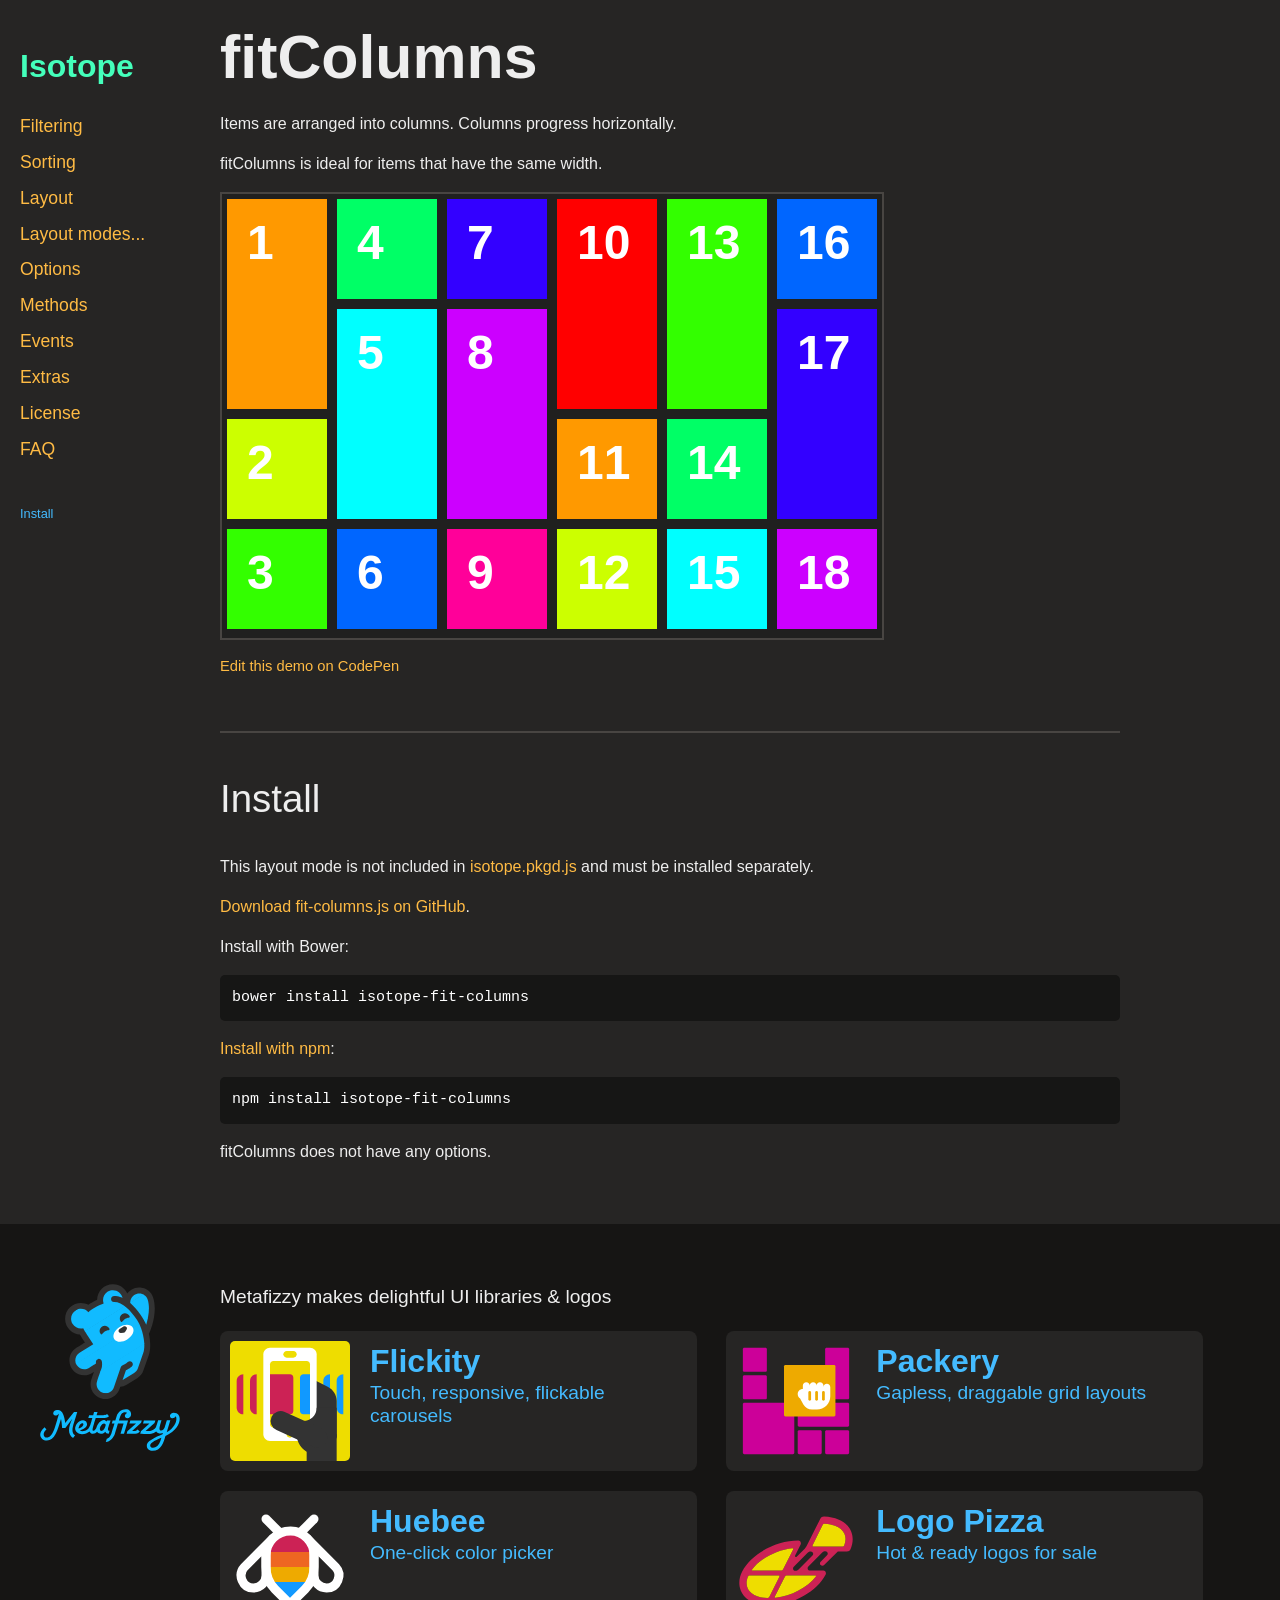
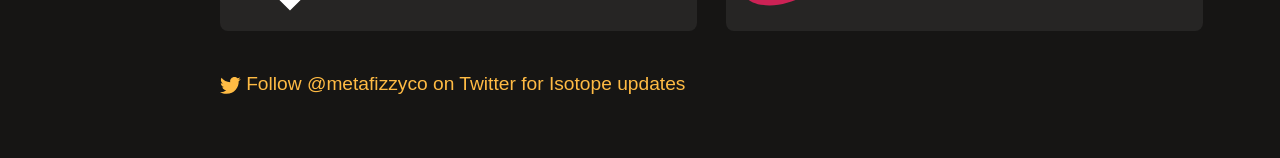
<file: assets/isotope-docs/layout-modes/fitcolumns.html>
<!doctype html>
<html class="export" lang="en">
<head>
  <meta charset="utf-8">
  <meta http-equiv="x-ua-compatible" content="ie=edge">
  <meta name="viewport" content="width=device-width">
  <meta name="description" content="filter &amp; sort magical layouts">

  <title>Isotope &#xB7; fitColumns</title>

    <!-- Isotope does not require any CSS files -->
    <link rel="stylesheet" href="../css/isotope-docs.css?3" media="screen">

  <meta name="twitter:card" content="summary">
  <meta name="twitter:site" content="@metafizzyco">
  <meta name="twitter:url" content="http://isotope.metafizzy.co/.html">
  <meta name="twitter:title" content="Isotope fitColumns">
  <meta name="twitter:description" content="filter &amp; sort magical layouts">

</head>
<body class="page--fitcolumns">

  <div class="nav">
    <h1 class="nav__title"><a href="../.">Isotope</a></h1>
  
    <ol class="site-nav">
      <li class="site-nav__item site-nav__item--filtering">
        <a class="site-nav__item__link" href="../filtering.html">Filtering</a></li>
      <li class="site-nav__item site-nav__item--sorting">
        <a class="site-nav__item__link" href="../sorting.html">Sorting</a></li>
      <li class="site-nav__item site-nav__item--layout ">
        <a class="site-nav__item__link" href="../layout.html">Layout</a>
      </li>
      <li class="site-nav__item site-nav__item--layout-modes sub-nav-parent">
        <a class="site-nav__item__link" href="../layout-modes.html">Layout modes</a>
        <ul class="sub-nav">
            <li class="sub-nav__item sub-nav__item--masonry">
              <a class="sub-nav__item__link" href="../layout-modes/masonry.html">masonry</a></li>
            <li class="sub-nav__item sub-nav__item--fitrows">
              <a class="sub-nav__item__link" href="../layout-modes/fitrows.html">fitRows</a></li>
            <li class="sub-nav__item sub-nav__item--vertical">
              <a class="sub-nav__item__link" href="../layout-modes/vertical.html">vertical</a></li>
            <li class="sub-nav__item sub-nav__item--packery">
              <a class="sub-nav__item__link" href="../layout-modes/packery.html">packery</a></li>
            <li class="sub-nav__item sub-nav__item--cellsbyrow">
              <a class="sub-nav__item__link" href="../layout-modes/cellsbyrow.html">cellsByRow</a></li>
            <li class="sub-nav__item sub-nav__item--masonryhorizontal">
              <a class="sub-nav__item__link" href="../layout-modes/masonryhorizontal.html">masonryHorizontal</a></li>
            <li class="sub-nav__item sub-nav__item--fitcolumns">
              <a class="sub-nav__item__link" href="../layout-modes/fitcolumns.html">fitColumns</a></li>
            <li class="sub-nav__item sub-nav__item--cellsbycolumn">
              <a class="sub-nav__item__link" href="../layout-modes/cellsbycolumn.html">cellsByColumn</a></li>
            <li class="sub-nav__item sub-nav__item--horiz">
              <a class="sub-nav__item__link" href="../layout-modes/horiz.html">horiz</a></li>
        </ul>
      </li>
      <li class="site-nav__item site-nav__item--options">
        <a class="site-nav__item__link" href="../options.html">Options</a></li>
      <li class="site-nav__item site-nav__item--methods">
        <a class="site-nav__item__link" href="../methods.html">Methods</a></li>
      <li class="site-nav__item site-nav__item--events">
        <a class="site-nav__item__link" href="../events.html">Events</a></li>
      <li class="site-nav__item site-nav__item--extras">
        <a class="site-nav__item__link" href="../extras.html">Extras</a></li>
      <li class="site-nav__item site-nav__item--license">
        <a class="site-nav__item__link" href="../license.html">License</a></li>
      <li class="site-nav__item site-nav__item--faq">
        <a class="site-nav__item__link" href="../faq.html">FAQ</a></li>
    </ol>
  
    <ul class="page-nav" data-js="page-nav">
<li class="page-nav__item page-nav__item--h2"><a href="#install">Install</a></li>
</ul>
  </div>


  <div id="content" class="main">
    <div class="container">
        <h1>fitColumns</h1>


<p>Items are arranged into columns. Columns progress horizontally.</p>

<p>fitColumns is ideal for items that have the same width.</p>

<div class="big-demo">
  <div class="grid grid--horizontal" style="height: 448px;" data-isotope="{ &quot;layoutMode&quot;: &quot;fitColumns&quot; }">
    <div class="grid-splash-item grid-splash-item--height2">1</div>
    <div class="grid-splash-item">2</div>
    <div class="grid-splash-item">3</div>
    <div class="grid-splash-item">4</div>
    <div class="grid-splash-item grid-splash-item--height2">5</div>
    <div class="grid-splash-item">6</div>
    <div class="grid-splash-item">7</div>
    <div class="grid-splash-item grid-splash-item--height2">8</div>
    <div class="grid-splash-item">9</div>
    <div class="grid-splash-item grid-splash-item--height2">10</div>
    <div class="grid-splash-item">11</div>
    <div class="grid-splash-item">12</div>
    <div class="grid-splash-item grid-splash-item--height2">13</div>
    <div class="grid-splash-item">14</div>
    <div class="grid-splash-item">15</div>
    <div class="grid-splash-item">16</div>
    <div class="grid-splash-item grid-splash-item--height2">17</div>
    <div class="grid-splash-item">18</div>

  </div>
  <p class="edit-demo">
      <a href="http://codepen.io/desandro/pen/zEAwi">Edit this demo on CodePen</a>
  </p>
</div>


<h2 id="install">Install</h2>

<p>This layout mode is not included in <a href="../isotope.pkgd.js">isotope.pkgd.js</a> and must be installed separately.</p>

<p><a href="https://raw.github.com/metafizzy/isotope-fit-columns/master/fit-columns.js">Download fit-columns.js on GitHub</a>.</p>

<p>Install with Bower:</p>

<pre><code class="bash">bower install isotope-fit-columns
</code></pre>

<p><a href="https://www.npmjs.com/package/isotope-fit-columns">Install with npm</a>:</p>

<pre><code class="bash">npm install isotope-fit-columns
</code></pre>


<p>fitColumns does not have any options.</p>

    </div>
  </div>

  <footer class="site-footer">
  
    <div class="container">
  
      <p class="site-footer__copy">Metafizzy makes delightful UI libraries &amp; logos</p>
  
      <div class="showcase">
      
        <ul class="showcase-item-list">
      
            <li class="showcase-item">
              <a class="showcase-item__link" href="http://flickity.metafizzy.co">
                <div class="showcase-item__image">
                    <svg class="flickity-illo" xmlns="http://www.w3.org/2000/svg" viewbox="0 0 360 360" width="100" height="100">
                      <path class="flickity-illo__color1" fill="#19F" d="M300 220L300 220c-11 0-20-9-20-20v-80c0-11 9-20 20-20h0V220z"/>
                      <path class="flickity-illo__color1" fill="#19F" d="M340 220L340 220c-11 0-20-9-20-20v-80c0-11 9-20 20-20h0V220z"/>
                      <path class="flickity-illo__color2" fill="#333" d="M320 290V180c0-18-10-35-27-43L240 110v180H320z"/>
                      <path class="flickity-illo__color3" fill="white" d="M240 300H120c-11 0-20-9-20-20V40c0-11 9-20 20-20h120c11 0 20 9 20 20v240C260 291 251 300 240 300z"/>
                      <path class="flickity-illo__color4" fill="#ED0" d="M230 260H130c-6 0-10-5-10-10V70c0-6 5-10 10-10h100c6 0 10 5 10 10v180 C240 256 236 260 230 260z"/>
                      <path class="flickity-illo__color2" fill="#333" d="M260 200h60v81c0 32-26 59-59 59h0c-34 0-61-27-61-61V240h20 C242 240 260 222 260 200L260 200z"/>
                      <path class="flickity-illo__color5" fill="#C25" d="M180 220h-60V100h60c6 0 10 5 10 10v100C190 216 186 220 180 220z"/>
                      <path class="flickity-illo__color1" fill="#19F" d="M240 220h-20c-6 0-10-5-10-10V110c0-6 5-10 10-10h20V220z"/>
                      <rect class="flickity-illo__color2" fill="#333" x="230" y="280" width="90" height="80"/>
                      <circle class="flickity-illo__color4" fill="#ED0" cx="180" cy="280" r="10"/>
                      <line class="flickity-illo__thumb" stroke="#333" stroke-width="60" stroke-linecap="round" x1="262" y1="290" x2="152" y2="240"/>
                      <path class="flickity-illo__color4" fill="#ED0" d="M190 50h-20c-6 0-10-5-10-10v0c0-6 5-10 10-10h20c6 0 10 5 10 10v0C200 46 196 50 190 50z"/>
                      <path class="flickity-illo__color5" fill="#C25" d="M80 220L80 220c-11 0-20-9-20-20v-80c0-11 9-20 20-20h0V220z"/>
                      <path class="flickity-illo__color5" fill="#C25" d="M40 220L40 220c-11 0-20-9-20-20v-80c0-11 9-20 20-20h0V220z"/>
                    </svg>
                </div>
                <div class="showcase-item__text">
                  <h3 class="showcase-item__title">Flickity</h3>
                  <p class="showcase-item__description">Touch, responsive, flickable carousels</p>
                </div>
              </a>
            </li>
      
            <li class="showcase-item">
              <a class="showcase-item__link" href="http://packery.metafizzy.co">
                <div class="showcase-item__image">
                    <svg class="packery-illo" xmlns="http://www.w3.org/2000/svg" viewbox="0 0 700 700" width="100" height="100">
                      <path class="packery-illo__item" fill="#C09" d="M172 180H48c-4 0-8-4-8-8V48c0-4 4-8 8-8h124c4 0 8 4 8 8v124C180 176 176 180 172 180z"/>
                      <path class="packery-illo__item" fill="#C09" d="M172 340H48c-4 0-8-4-8-8V208c0-4 4-8 8-8h124c4 0 8 4 8 8v124C180 336 176 340 172 340z"/>
                      <path class="packery-illo__item" fill="#C09" d="M492 660H368c-4 0-8-4-8-8V528c0-4 4-8 8-8h124c4 0 8 4 8 8v124C500 656 496 660 492 660z"/>
                      <path class="packery-illo__item" fill="#C09" d="M652 660H528c-4 0-8-4-8-8V528c0-4 4-8 8-8h124c4 0 8 4 8 8v124C660 656 656 660 652 660z"/>
                      <path class="packery-illo__item" fill="#C09" d="M652 500H368c-4 0-8-4-8-8V368c0-4 4-8 8-8h284c4 0 8 4 8 8v124C660 496 656 500 652 500z"/>
                      <path class="packery-illo__item" fill="#C09" d="M332 660H48c-4 0-8-4-8-8V368c0-4 4-8 8-8h284c4 0 8 4 8 8v284C340 656 336 660 332 660z"/>
                      <path class="packery-illo__item" fill="#C09" d="M652 340H528c-4 0-8-4-8-8V48c0-4 4-8 8-8h124c4 0 8 4 8 8v284C660 336 656 340 652 340z"/>
                      <path class="packery-illo__draggie" fill="#EA0" d="M572 440H288c-4 0-8-4-8-8V148c0-4 4-8 8-8h284c4 0 8 4 8 8v284C580 436 576 440 572 440z"/>
                      <g>
                        <path class="packery-illo__hand" fill="white" d="M530 250c-11 0-20 9-20 20v-10c0-11-9-20-20-20s-20 9-20 20c0-11-9-20-20-20s-20 9-20 20c0-11-9-20-20-20
                          s-20 9-20 20v20c-17 0-30 13-30 30c0 11 6 20 14 25l19 35c10 18 30 30 51 30h28
                          c43 0 78-35 78-78V270C550 259 541 250 530 250z"/>
                        <line class="packery-illo__hand-line" stroke="#EA0" fill="none" stroke-width="16" stroke-linecap="round" x1="430" y1="300" x2="430" y2="340"/>
                        <line class="packery-illo__hand-line" stroke="#EA0" fill="none" stroke-width="16" stroke-linecap="round" x1="470" y1="300" x2="470" y2="340"/>
                        <line class="packery-illo__hand-line" stroke="#EA0" fill="none" stroke-width="16" stroke-linecap="round" x1="510" y1="300" x2="510" y2="340"/>
                      </g>
                    </svg>
                </div>
                <div class="showcase-item__text">
                  <h3 class="showcase-item__title">Packery</h3>
                  <p class="showcase-item__description">Gapless, draggable grid layouts</p>
                </div>
              </a>
            </li>
      
            <li class="showcase-item">
              <a class="showcase-item__link" href="http://huebee.buzz">
                <div class="showcase-item__image">
                    <svg class="huebee-illo" xmlns="http://www.w3.org/2000/svg" viewbox="0 0 200 200" width="100" height="100">
                      <polygon class="huebee-illo__stripe4" fill="#19F" points="100,170 65,135 135,135 "/>
                      <rect class="huebee-illo__stripe3" fill="#EA0" x="65" y="110" width="70" height="25"/>
                      <rect class="huebee-illo__stripe2" fill="#E62" x="65" y="85" width="70" height="25"/>
                      <polygon class="huebee-illo__stripe1" fill="#C25" points="135,85 65,85 65,70 80,55 120,55 135,70 "/>
                      <path class="huebee-illo__line" stroke="#333" fill="none" stroke-width="15" d="M140 90c0-22-18-40-39-40C78 50 60 68 60 91V110c0 14 5 27 15 37
                        l25 25l25-25c10-10 15-23 15-37V90z"/>
                      <path class="huebee-illo__line" stroke="#333" fill="none" stroke-width="15" d="M60 74v50c0 11-9 21-21 21h0c-18 0-27-22-15-35L60 74z"/>
                      <path class="huebee-illo__line" stroke="#333" fill="none" stroke-width="15" d="M140 74v50c0 11 9 21 21 21h0c18 0 27-22 15-35L140 74z"/>
                      <line class="huebee-illo__line huebee-illo__antenna" stroke="#333" fill="none" stroke-width="15" stroke-linecap="round" x1="60" y1="30" x2="80" y2="50"/>
                      <line class="huebee-illo__line huebee-illo__antenna" stroke="#333" fill="none" stroke-width="15" stroke-linecap="round" x1="140" y1="30" x2="120" y2="50"/>
                    </svg>
                </div>
                <div class="showcase-item__text">
                  <h3 class="showcase-item__title">Huebee</h3>
                  <p class="showcase-item__description">One-click color picker</p>
                </div>
              </a>
            </li>
      
            <li class="showcase-item">
              <a class="showcase-item__link" href="http://logo.pizza">
                <div class="showcase-item__image">
                    <svg class="logo-pizza-illo" xmlns="http://www.w3.org/2000/svg" viewbox="0 0 700 700" width="100" height="100">
                      <path class="logo-pizza-illo__outline" fill="#C25" d="M513 91c-9-0-17 5-21 12l-80 160c-3 5-6 10-11 15l-47 47
                        c-5 5-12-1-9-7l32-64c5-11-2-23-14-23h-0c-121 0-268 70-327 180
                        C-9 497 35 609 196 609c138 0 279-85 327-180v0c5-11-2-23-14-23h-77c-13 0-19-15-10-24
                        l81-81c5-5 11-8 18-8l0 0c13 0 19 15 10 24L494 354c-6 6-6 14 0 20c3 3 6 4 10 4
                        c4 0 7-1 10-4l80-80h53c9 0 17-5 21-13C707 190 656 97 513 91z M334 281l-59 117
                        c-2 5-7 8-13 8H97c-4 0-6-4-3-7c49-64 143-114 236-124C333 275 335 278 334 281z
                         M70 441c2-4 6-7 10-7h168c4 0 7 4 5 8l-59 118c-2 4-6 6-11 6
                        C106 565 38 521 70 441z M466 441c-49 64-143 114-236 124c-3 0-6-3-4-6l59-117
                        c2-5 7-8 13-8h166C466 434 468 438 466 441z M446 318l-81 81c-5 5-11 8-18 8l0 0
                        c-13 0-19-15-10-24l81-81c5-5 11-8 18-8l0 0C449 294 455 309 446 318z M447 258L506 139
                        c2-4 6-7 11-6c101 7 140 60 114 126c-2 4-6 7-10 7H452C448 266 445 262 447 258z"/>
                      <path class="logo-pizza-illo__slice" fill="#ED0" d="M334 281l-59 117c-2 5-7 8-13 8H97c-4 0-6-4-3-7
                        c49-64 143-114 236-124C333 275 335 278 334 281z"/>
                      <path class="logo-pizza-illo__slice" fill="#ED0" d="M70 441c2-4 6-7 10-7h168c4 0 7 4 5 8l-59 118c-2 4-6 6-11 6
                        C106 565 38 521 70 441z"/>
                      <path class="logo-pizza-illo__slice" fill="#ED0" d="M466 441c-49 64-143 114-236 124c-3 0-6-3-4-6l59-117
                        c2-5 7-8 13-8h166C466 434 468 438 466 441z"/>
                      <path class="logo-pizza-illo__slice" fill="#ED0" d="M447 258L506 139c2-4 6-7 11-6c101 7 140 60 114 126c-2 4-6 7-10 7H452
                        C448 266 445 262 447 258z"/>
                    </svg>
                </div>
                <div class="showcase-item__text">
                  <h3 class="showcase-item__title">Logo Pizza</h3>
                  <p class="showcase-item__description">Hot &amp; ready logos for sale</p>
                </div>
              </a>
            </li>
      
        </ul> 
      
      </div>
  
      <p class="site-footer__copy">
        <a href="https://twitter.com/metafizzyco">
          <svg class="twitter-logo" xmlns="http://www.w3.org/2000/svg" viewbox="0 0 512 512" width="30" height="30">
            <path d="M512 97c-19 8-39 14-60 16 22-13 38-34 46-58-20 12-43 21-67 25-19-19-46-32-77-32-58 0-117 52-102 129-87-4-165-46-216-110-24 40-19 107 32 140-17 0-33-5-48-13v1c0 51 36 93 84 103-15 4-34 5-47 2 13 42 52 72 98 73-47 36-96 49-155 44 46 30 102 47 161 47 197 0 306-168 299-312 20-15 38-34 52-55z"/>
          </svg>
          Follow @metafizzyco on Twitter for Isotope updates
        </a>
      </p>
  
      <div class="metafizzy-brand">
        <a class="metafizzy-brand__link" href="http://metafizzy.co">
          <svg class="metafizzy-logo" xmlns="http://www.w3.org/2000/svg" viewbox="0 0 780 1000" width="78" height="100">
            <path class="metafizzy-logo__outline" fill="#333" d="M642 31c-49 0-85 29-102 51C528 55 490 2 415 2
              c-76 0-134 59-137 135c-18 7-62 34-75 43c-20-10-42-16-65-16h0c-68 0-137 53-137 139
              c0 78 67 133 128 135c11 19 26 42 44 69c1-1-74 46-74 46c-29 19-61 53-61 110
              c0 75 62 128 129 128c24 0 48-7 68-20l16-10l-23 66C199 917 267 998 350 998
              c54 0 104-35 122-87l7-20c19-2 37-8 55-18l92-57c25-16 45-39 54-68l46-131
              c19-54 14-125 1-185c8-16 51-112 51-220C779 58 695 31 642 31z"/>
            <clippath id="metafizzy-logo__body">
              <path d="M566 164c-2-34 19-67 54-78c41-13 84 9 97 50c21 67 7 146-13 218
                C688 310 631 222 566 164z M626 314C567 227 500 155 424 156c-14 0-25-13-25-27
                c1-14 13-25 27-25c42 1 71 15 73 16l0 0C489 70 426 33 371 66c-36 22-50 65-36 103
                c-37 11-108 52-132 75c-27-31-73-39-109-17c-41 25-53 78-29 118c20 32 58 47 93 39
                c15 30 44 74 87 138l-119 74c-36 23-48 71-25 107c25 39 74 45 107 25
                c23-14 61-38 61-38c-0-4-1-7-1-11c-2-14 7-27 21-30c14-2 27 7 30 21
                c5 29 1 52-3 62c0 0-22 61-38 111c-18 55 24 103 72 103c30 0 62-17 74-52l60-174
                c3-7 8-13 16-16c25-9 45-27 45-27c11-10 27-9 36 2c10 11 9 27-2 36
                c-1 1-22 20-51 33l-29 84l0 0c3-1 5-3 8-4l92-57c15-9 27-24 33-41l46-131
                C705 521 671 383 626 314z"/>
            </clippath>
            <g clip-path="url(#metafizzy-logo__body)">
              <polygon class="metafizzy-logo__stripe4" fill="#19F" points="1016 544 278 1018 174 837 911 373"/>
              <polygon class="metafizzy-logo__stripe3" fill="#EA0" points="822 435 174 843 85 695 822 232"/>
              <polygon class="metafizzy-logo__stripe2" fill="#E62" points="822 238 85 701 74 469 717 65"/>
              <polygon class="metafizzy-logo__stripe1" fill="#C25" points="717 70 -20 533 -20 299 612 -100"/>
            </g>
            <path class="metafizzy-logo__snout" fill="white" d="M474 373c-44 27-66 73-48 103c18 30 70 33 113 5
              c48-31 66-73 48-103C570 347 519 345 474 373z"/>
            <path class="metafizzy-logo__eyes-nose" fill="#333" d="M383 383c13 21-15 14-36 27s-28 41-40 20c-13-21-6-49 15-62
              C343 355 370 362 383 383z M497 260c-21 13-28 41-15 62c13 21 19-7 40-20s49-6 36-27
              S518 247 497 260z M467 416L467 416c4 6 11 10 18 9l22-2c6-1 12-4 15-9l12-19
              c4-6 4-14 0-20v0c-6-9-18-12-27-7l-34 21C464 395 461 407 467 416z"/>
          </svg>
          <svg class="metafizzy-wordmark" xmlns="http://www.w3.org/2000/svg" viewbox="0 0 1000 300" width="100" height="30">
            <path fill="#333" d="M491 121c3-9 13-39 13-39h-25c-1 2-2 5-3 8c-23-31-63 7-72 41
              c-4 10-12 25-23 25c-13 0 0-35 6-56c0 0 0-0 0-0c4-12 11-36 11-36s18 0 24 0
              c25 0 51 5 71-13l-14-15c-10 8-18 8-27 8c-13 0-48 0-48 0l7-23h-25L380 44h-29L345 65h29
              c-11 36-16 68-36 82c-14 10-38 17-53 7c19-8 51-21 51-45c0-13-8-29-28-29
              c-39 0-57 40-57 60c0 25 24 40 49 40c21 0 39-7 54-19c10 25 41 18 54 2
              c18 25 50 11 58-1c4 8 11 14 25 15l6-21C477 156 488 131 491 121z M301 102
              c9 0 10 7 8 12c-4 12-20 20-33 26C274 135 285 102 301 102z M443 156c-9 3-14-2-15-11
              c-3-19 25-60 42-33C464 139 454 152 443 156z M251 188l-15 19c-41-28-34-77-5-137
              l-50 65l-23-0c-1-18-4-52-8-64C126 150 105 225 49 225c-40 0-75-44-16-95l13 17
              c-33 28-19 57 2 57c46 0 62-87 87-169c0 0-1-1-1-1c-5 9-15 14-25 13
              c-11-1-17-11-14-21c3-10 14-18 25-18c15 0 23 1 34 12c14 13 23 50 26 80l63-79l23-0
              C243 104 211 166 251 188z M649 48c-2 6-11 18-25 18c-14 0-20-11-17-21c3-8 9-14 17-16
              c-8-9-28-7-38 2c-10 9-14 26-22 52h65l-29 94h-25l22-73h-40c0 0-14 48-22 72
              c-9 27-34 57-65 59l7-22c16-1 29-25 34-41c4-13 18-58 21-68c-6 0-13 0-19 0l6-21
              c5 0 12 0 19 0c4-12 7-24 11-36C558 21 583 1 613 1C641 1 656 22 649 48z M727 82h-82
              l-6 21h47l-62 56l-5 17c39 0 75 9 94-15l-16-14c-11 14-27 10-39 10l64-58L727 82z M998 70
              c0 38-27 89-102 123C883 238 866 299 804 299c-22 0-41-12-41-36c0-27 23-38 36-46
              c23-14 50-25 76-36c1-3 2-6 3-9c-16 6-38 3-48-12c-11 8-23 14-35 17
              c-22 5-57-0-79-0l5-18l61-55h-46l6-21h82l-6 17l-64 58c11 0 22 0 33-1
              c14-1 31-10 41-26c3-5 16-50 16-50l24 0c0 0-6 22-11 38c-4 13-8 35 8 35
              c12 0 23-13 26-23c3-10 15-50 15-50l25 0l-26 85c72-42 76-101 64-114c-5 9-15 16-26 14
              c-11-1-17-11-14-21c3-10 14-18 25-18C988 27 998 53 998 70z M867 206c-21 9-80 32-80 55
              c0 20 27 18 36 13C846 264 859 241 867 206z"/>
          </svg>
        </a>
      </div>
  
    </div>
  
  </footer>

<!-- Looking for isotope.js? Use isotope.pkgd.min.js -->
<!-- Isotope does NOT require jQuery. But it does make things easier -->
<script src="https://code.jquery.com/jquery-3.1.1.min.js"></script>
<script>window.jQuery || document.write('<script src="../js/jquery.min.js"><\/script>')</script>

  <script src="../js/isotope-docs.min.js?3"></script>


</body>
</html>
</file>
<file: assets/isotope-docs/css/isotope-docs.css>
/*! normalize.css v4.1.1 | MIT License | github.com/necolas/normalize.css */

/**
 * 1. Change the default font family in all browsers (opinionated).
 * 2. Correct the line height in all browsers.
 * 3. Prevent adjustments of font size after orientation changes in IE and iOS.
 */

html {
  font-family: sans-serif; /* 1 */
  line-height: 1.15; /* 2 */
  -ms-text-size-adjust: 100%; /* 3 */
  -webkit-text-size-adjust: 100%; /* 3 */
}

/**
 * Remove the margin in all browsers (opinionated).
 */

body {
  margin: 0;
}

/* HTML5 display definitions
   ========================================================================== */

/**
 * Add the correct display in IE 9-.
 * 1. Add the correct display in Edge, IE, and Firefox.
 * 2. Add the correct display in IE.
 */

article,
aside,
details, /* 1 */
figcaption,
figure,
footer,
header,
main, /* 2 */
menu,
nav,
section,
summary { /* 1 */
  display: block;
}

/**
 * Add the correct display in IE 9-.
 */

audio,
canvas,
progress,
video {
  display: inline-block;
}

/**
 * Add the correct display in iOS 4-7.
 */

audio:not([controls]) {
  display: none;
  height: 0;
}

/**
 * Add the correct vertical alignment in Chrome, Firefox, and Opera.
 */

progress {
  vertical-align: baseline;
}

/**
 * Add the correct display in IE 10-.
 * 1. Add the correct display in IE.
 */

template, /* 1 */
[hidden] {
  display: none;
}

/* Links
   ========================================================================== */

/**
 * 1. Remove the gray background on active links in IE 10.
 * 2. Remove gaps in links underline in iOS 8+ and Safari 8+.
 */

a {
  background-color: transparent; /* 1 */
  -webkit-text-decoration-skip: objects; /* 2 */
}

/**
 * Remove the outline on focused links when they are also active or hovered
 * in all browsers (opinionated).
 */

a:active,
a:hover {
  outline-width: 0;
}

/* Text-level semantics
   ========================================================================== */

/**
 * 1. Remove the bottom border in Firefox 39-.
 * 2. Add the correct text decoration in Chrome, Edge, IE, Opera, and Safari.
 */

abbr[title] {
  border-bottom: none; /* 1 */
  text-decoration: underline; /* 2 */
  text-decoration: underline dotted; /* 2 */
}

/**
 * Prevent the duplicate application of `bolder` by the next rule in Safari 6.
 */

b,
strong {
  font-weight: inherit;
}

/**
 * Add the correct font weight in Chrome, Edge, and Safari.
 */

b,
strong {
  font-weight: bolder;
}

/**
 * Add the correct font style in Android 4.3-.
 */

dfn {
  font-style: italic;
}

/**
 * Correct the font size and margin on `h1` elements within `section` and
 * `article` contexts in Chrome, Firefox, and Safari.
 */

h1 {
  font-size: 2em;
  margin: 0.67em 0;
}

/**
 * Add the correct background and color in IE 9-.
 */

mark {
  background-color: #ff0;
  color: #000;
}

/**
 * Add the correct font size in all browsers.
 */

small {
  font-size: 80%;
}

/**
 * Prevent `sub` and `sup` elements from affecting the line height in
 * all browsers.
 */

sub,
sup {
  font-size: 75%;
  line-height: 0;
  position: relative;
  vertical-align: baseline;
}

sub {
  bottom: -0.25em;
}

sup {
  top: -0.5em;
}

/* Embedded content
   ========================================================================== */

/**
 * Remove the border on images inside links in IE 10-.
 */

img {
  border-style: none;
}

/**
 * Hide the overflow in IE.
 */

svg:not(:root) {
  overflow: hidden;
}

/* Grouping content
   ========================================================================== */

/**
 * 1. Correct the inheritance and scaling of font size in all browsers.
 * 2. Correct the odd `em` font sizing in all browsers.
 */

code,
kbd,
pre,
samp {
  font-family: monospace, monospace; /* 1 */
  font-size: 1em; /* 2 */
}

/**
 * Add the correct margin in IE 8.
 */

figure {
  margin: 1em 40px;
}

/**
 * 1. Add the correct box sizing in Firefox.
 * 2. Show the overflow in Edge and IE.
 */

hr {
  box-sizing: content-box; /* 1 */
  height: 0; /* 1 */
  overflow: visible; /* 2 */
}

/* Forms
   ========================================================================== */

/**
 * 1. Change font properties to `inherit` in all browsers (opinionated).
 * 2. Remove the margin in Firefox and Safari.
 */

button,
input,
optgroup,
select,
textarea {
  font: inherit; /* 1 */
  margin: 0; /* 2 */
}

/**
 * Restore the font weight unset by the previous rule.
 */

optgroup {
  font-weight: bold;
}

/**
 * Show the overflow in IE.
 * 1. Show the overflow in Edge.
 */

button,
input { /* 1 */
  overflow: visible;
}

/**
 * Remove the inheritance of text transform in Edge, Firefox, and IE.
 * 1. Remove the inheritance of text transform in Firefox.
 */

button,
select { /* 1 */
  text-transform: none;
}

/**
 * 1. Prevent a WebKit bug where (2) destroys native `audio` and `video`
 *    controls in Android 4.
 * 2. Correct the inability to style clickable types in iOS and Safari.
 */

button,
html [type="button"], /* 1 */
[type="reset"],
[type="submit"] {
  -webkit-appearance: button; /* 2 */
}

/**
 * Remove the inner border and padding in Firefox.
 */

button::-moz-focus-inner,
[type="button"]::-moz-focus-inner,
[type="reset"]::-moz-focus-inner,
[type="submit"]::-moz-focus-inner {
  border-style: none;
  padding: 0;
}

/**
 * Restore the focus styles unset by the previous rule.
 */

button:-moz-focusring,
[type="button"]:-moz-focusring,
[type="reset"]:-moz-focusring,
[type="submit"]:-moz-focusring {
  outline: 1px dotted ButtonText;
}

/**
 * Change the border, margin, and padding in all browsers (opinionated).
 */

fieldset {
  border: 1px solid #c0c0c0;
  margin: 0 2px;
  padding: 0.35em 0.625em 0.75em;
}

/**
 * 1. Correct the text wrapping in Edge and IE.
 * 2. Correct the color inheritance from `fieldset` elements in IE.
 * 3. Remove the padding so developers are not caught out when they zero out
 *    `fieldset` elements in all browsers.
 */

legend {
  box-sizing: border-box; /* 1 */
  color: inherit; /* 2 */
  display: table; /* 1 */
  max-width: 100%; /* 1 */
  padding: 0; /* 3 */
  white-space: normal; /* 1 */
}

/**
 * Remove the default vertical scrollbar in IE.
 */

textarea {
  overflow: auto;
}

/**
 * 1. Add the correct box sizing in IE 10-.
 * 2. Remove the padding in IE 10-.
 */

[type="checkbox"],
[type="radio"] {
  box-sizing: border-box; /* 1 */
  padding: 0; /* 2 */
}

/**
 * Correct the cursor style of increment and decrement buttons in Chrome.
 */

[type="number"]::-webkit-inner-spin-button,
[type="number"]::-webkit-outer-spin-button {
  height: auto;
}

/**
 * 1. Correct the odd appearance in Chrome and Safari.
 * 2. Correct the outline style in Safari.
 */

[type="search"] {
  -webkit-appearance: textfield; /* 1 */
  outline-offset: -2px; /* 2 */
}

/**
 * Remove the inner padding and cancel buttons in Chrome and Safari on OS X.
 */

[type="search"]::-webkit-search-cancel-button,
[type="search"]::-webkit-search-decoration {
  -webkit-appearance: none;
}

/**
 * Correct the text style of placeholders in Chrome, Edge, and Safari.
 */

::-webkit-input-placeholder {
  color: inherit;
  opacity: 0.54;
}

/**
 * 1. Correct the inability to style clickable types in iOS and Safari.
 * 2. Change font properties to `inherit` in Safari.
 */

::-webkit-file-upload-button {
  -webkit-appearance: button; /* 1 */
  font: inherit; /* 2 */
}

/* button
------------------------- */

.button {
  display: inline-block;
  padding: 5px 15px;
  margin-bottom: 10px;
  background-color: #F8F8F8;
  background-image: linear-gradient( hsla(0, 0%, 0%, 0), hsla(0, 0%, 0%, 0.1) );
  border: 1px solid #CCC;
  border-radius: 5px;
  cursor: pointer;
}

.button:hover {
  background-color: #8CF;
}

.button.is-checked,
.button.is-selected {
  background-color: #19F;
  color: white;
}

.button:active {
  color: white;
  background-color: #59F;
  box-shadow: inset 0 1px 10px hsla(0, 0%, 0%, 0.8);
}

/* hide radio inputs */
.button input[type="radio"] { display: none; }

/* ---- button-group ---- */

.button-group:after {
  content: '';
  display: block;
  clear: both;
}

.button-group .button {
  float: left;
  border-radius: 0;
  margin-left: -1px;
}

.button-group .button:first-child { border-radius: 5px 0 0 5px; }
.button-group .button:last-child { border-radius: 0 5px 5px 0; }

/* commercial-license-agreement
------------------------- */

.commercial-license-agreement h3 {
  counter-increment: cla-h3;
  counter-reset: cla-part;
}

.commercial-license-agreement h3:before {
  content: counter(cla-h3) '.';
  margin-right: 0.25rem;
  color: #888;
  font-family: 'Texta', sans-serif;
}

.cla__part {
  counter-increment: cla-part;
}

.cla__part:before,
.cla__definitions-list li:before {
  content: counter(cla-h3) '.' counter(cla-part) '.';
  color: #888;
  margin-right: 0.25rem;
}

.cla__definitions-list {
  list-style: none;
  padding-left: 2.6rem;
}

.cla__definitions-list li {
  text-indent: -1.5rem;
  margin-bottom: 0.5rem;
  counter-increment: cla-definitions-item;
}

.cla__definitions-list li:before {
  content: counter(cla-h3) '.' counter(cla-definitions-item) '.';
}

/* buy-button
------------------------- */

.buy-button {
  display: block;
  margin-bottom: 10px;
  line-height: 1.3rem;
  border-radius: 8px;
  padding: 10px 100px 10px 10px;
  position: relative;
  text-align: center;
}

.buy-button__project,
.buy-button__title,
.buy-button__license {
}

.buy-button__title {
  font-weight: bold;
}

.buy-button__for {
  display: block;
  font-style: italic;
}

.buy-button__price {
  font-size: 1.6rem;
  background: #888;
  color: white;
  position: absolute;
  right: 0;
  top: 0;
  height: 100%;
  width: 80px;
  border-radius: 0 8px 8px 0;
  text-align: center;
  line-height: 64px;
}

.buy-button__price__dollar {
  font-size: 1.4rem;
  margin-right: 3px;
  vertical-align: top;
}

@media screen and (min-width: 768px) {

  /* ---- buy-button-trio ---- */

  .buy-button-trio {
    margin-top: 40px;
    margin-bottom: 50px;
  }

  .buy-button-trio:after {
    content: '';
    display: block;
    clear: both;
  }

  /* ---- buy-button-trio buy-button ---- */

  .buy-button-trio .buy-button {
    float: left;
    width: 31.33%;
    margin-right: 3%;
  }

  .buy-button-trio .buy-button:nth-child(3) {
    margin-right: 0;
  }

  .buy-button-trio .buy-button {
    transition: transform 0.2s;
    padding: 20px 0 0;
  }

  .buy-button-trio .buy-button > span {
    display: block;
    padding-left: 10px;
    padding-right: 10px;
  }

  .buy-button-trio .buy-button__project,
  .buy-button-trio .buy-button__license {
    font-size: 1.1rem;
  }

  .buy-button-trio .buy-button__title {
    font-size: 1.9rem;
    line-height: 1.2;
  }

  .buy-button-trio .buy-button__license {
    margin-bottom: 15px;
  }

  .buy-button-trio .buy-button__for {
    margin-bottom: 20px;
    font-size: 1.1rem;
  }

  .buy-button-trio .buy-button__price {
    position: relative;
    width: auto;
    font-size: 2.4rem;
    line-height: 1.3;
    padding-top: 15px;
    padding-bottom: 10px;
    border-radius: 0 0 8px 8px;
  }

  .buy-button-trio .buy-button__was-price {
    display: block;
    padding-bottom: 10px;
  }

  .buy-button-trio .buy-button__price__dollar {
    position: relative;
    top: 8px;
  }


  .buy-button-trio .buy-button:hover {
    transform: translateY(-5px);
  }

}

/* duo
two columns for large devices
------------------------- */

.duo:after {
  content: '';
  display: block;
  clear: both;
}

.duo__cell {
  margin-bottom: 10px;
}

/* --- duo--legal --- */


.duo--legal__plain {
  padding: 0 0.8rem;
  background: #FAFAFA;
  color: #888;
}

.duo--legal--first .duo--legal__official:before,
.duo--legal--first .duo--legal__plain:before {
  display: block;
  padding-top: 0.5rem;
  font-size: 0.88rem;
  color: #888;
}

.duo--legal--first .duo--legal__official:before {
  content: 'Official legal copy'
}

.duo--legal--first  .duo--legal__plain:before {
  content: 'Plain English'
}


@media screen and ( min-width: 768px ) {

  .duo__cell {
    float: left;
    width: 48.5%;
  }

  .duo__cell:first-child {
    margin-right: 3%;
  }

  .duo__cell--license-option p { margin-top: 0; }

}

/* fizzy-bear-shirt
------------------------- */

.fizzy-bear-shirt {
  margin: 40px 0;
}

.fizzy-bear-shirt__title {
  font-size: 1.6rem;
}

.fizzy-bear-shirt__image {
  display: block;
  max-width: 100%;
  margin-bottom: 10px;
}

/* metafizzy-brand
------------------------- */

.metafizzy-logo {
  width: 45px;
  height: auto;
}

.metafizzy-wordmark {
  width: 160px;
  height: auto;
}

/* showcase-item
------------------------- */

.showcase-item__link {
  display: block;
  padding: 10px;
  background: white;
  margin-bottom: 20px;
  border-radius: 8px;
  background: #DDD;
}

.showcase-item__link:after {
  content: '';
  display: block;
  clear: both;
}

.showcase-item__image {
  width: 80px;
  float: left;
  display: block;
}

.showcase-item__image svg {
  display: block;
  border-radius: 5px;
  width: 100%;
  height: auto;
}

.showcase-item__text {
  float: left;
  width: calc( 100% - 120px );
  padding-left: 10px;
}

.showcase-item__title {
  margin: 0;
  font-size: 1.4rem;
}

.showcase-item__description {
  margin: 0;
}

@media screen and ( min-width: 768px ) {

  .showcase-item {
    float: left;
    width: 48.5%;
  }

  .showcase-item:nth-child(2n+1) {
    margin-right: 3%;
  }

  .showcase-item__image {
    width: 120px;
  }

  .showcase-item__text {
    padding-left: 20px;
  }

  .showcase-item__title {
    font-size: 2.0rem;
  }

  .showcase-item__description {
    font-size: 1.2rem;
    line-height: 1.2;
  }

}

/* showcase
------------------------- */

.showcase-item-list {
  padding: 0;
  list-style: none;
}

.showcase-item-list:after {
  content: '';
  display: block;
  clear: both;
}

/* site-footer
------------------------- */

.site-footer {
  padding: 40px 0;
  margin-top: 60px;
}

.site-footer__copy {
  font-size: 1.2rem;
}

.site-footer .twitter-logo {
  width: 1.3rem;
  height: 1.3rem;
  vertical-align: middle;
}

/* flickity-illo
------------------------- */

.flickity-illo { background: #ED0; }

/* isotope-illo
------------------------- */

.isotope-illo { background: #222; }

/*

COLORS

dark brown #262524
dark dark brown #161615
link orange #FB4
blue #4BF
green #1FB


*/

* {
  -webkit-box-sizing: border-box;
     -moz-box-sizing: border-box;
          box-sizing: border-box;
}

/* font-size on html for rem*/
html {
  font-family: Texta, sans-serif;
  font-size: 17px;
  line-height: 1.5;
}

html.export {
  font-family: sans-serif;
  font-size: 15px;
}

body {
  color: #EEE;
  background: #262524;
}

/* ---- links ---- */

a,
a code {
  color: #FB4;
  text-decoration: none;
}

a:hover,
a:hover code {
  color: #4BF;
}

a:active,
a:active code {
  color: #1FB;
  background: #161615;
}

/* ---- headers ---- */

h1, h2, h3, h4 {
  line-height: 1.25;
}

h1 {
  font-weight: bold;
  font-size: 2.65em;
  margin-bottom: 0.2em;
  margin-top: 2.0em;
}

h1:first-child { margin-top: 0; }

h2 {
  font-weight: bold;
}

h3 {
  font-weight: normal;
  font-size: 1.4em;
  margin-top: 2.0em;
  margin-bottom: 0.8em;
}

h4 {
  text-transform: uppercase;
  letter-spacing: 0.1em;
  font-size: 1.1em;
}

/* ---- lists ---- */

ul, ol {
  padding-left: 1.8em;
}

/* ---- code ---- */

pre, code {
  font-family: Consolas, Menlo, monospace;
  font-size: 14px;
  background: #161615;
  color: white;
}

pre {
  padding: 0.8em;
  border-radius: 5px;
  white-space: pre-wrap;
}

code {
  padding: 0.2em 0.3em;
  line-height: 1.2;
  border-radius: 3px;
}

pre code {
  padding: 0;
  line-height: 1.5;
  background: none;
}

a code {
  background: #A2C;
  color: white;
}

a:hover code {
  color: white;
  background: #D26;
}

.clearfix:after {
  content: '';
  clear: both;
  display: block;
}

@media screen and ( min-width: 768px ) {

  html {
    font-size: 19px;
  }

  html.export { font-size: 16px; }

  pre, code, kbd {
    font-size: 15px;
  }

}

/* Code
------------------------- */



code .string,
code .tag .value { color: #0C4; }
code .number, /* integer */
code .cp, /* doctype */
code .literal { color: #38F; } /*boolean*/
code .keyword { color: #F73; } /* keyword */
code .kd, /* storage */
code .attribute { color: #DC8; } /* markup attribute */
code .title { color: #9CF; }
code .params { color: #98D; }
code .regexp  { color: #FC8; } /* regex */
code .o  { color: #F63; }   /* operator */
code .nb { color: #AA97AC;} /* support */
code .built_in { color: #DD8; }

/* comment */
code .comment { color: #999; font-style: italic; }

code .tag { color: #6CF; } /* Markup open tag */

code .id { color: #ABC; } /* css id */
code .class,
code .selector-class { color: #C95; }  /* CSS class */
code .rules { color: #FED; }
code .m  { color: #DE8E50; } /* CSS value */
code .nd { color: #9FAD7E; } /* CSS pseudo selector */
code .hexcolor { color: #F63; }
code .at_rule { color: #088; }


/* isotope keywords */
code .isotope_var { color: #F3F; }
code .jquery_var { color: #DF8; }
code .isotope_keyword { color: #0FF; text-decoration: underline; }

.code-display code {
  font-size: 18px;
}

/* web fonts
------------------------- */

/*@import url("//hello.myfonts.net/count/2d333f");*/

/*
  Just use WOFF2 and WOFF for webfonts
  http://css-tricks.com/snippets/css/using-font-face/ */

/* Texta Heavy */
@font-face {
  font-family: 'Texta';
  font-weight: bold;
  font-style: normal;
  src: url('../fonts/2D333F_0_0.woff2') format('woff2'),
    url('../fonts/2D333F_0_0.woff') format('woff');
}

/* Texta Italic */
@font-face {
  font-family: 'Texta';
  font-weight: normal;
  font-style: italic;
  src: url('../fonts/2D333F_1_0.woff2') format('woff2'),
    url('../fonts/2D333F_1_0.woff') format('woff');
}

/* Texta Regular */
@font-face {
  font-family: 'Texta';
  src: url('../fonts/2D333F_2_0.woff2') format('woff2'),
    url('../fonts/2D333F_2_0.woff') format('woff');
}

@font-face {
	font-family: 'icomoon';
	src:url('../fonts/icomoon.eot');
	src:url('../fonts/icomoon.eot?#iefix') format('embedded-opentype'),
		url('../fonts/icomoon.woff') format('woff'),
		url('../fonts/icomoon.ttf') format('truetype'),
		url('../fonts/icomoon.svg#icomoon') format('svg');
	font-weight: normal;
	font-style: normal;
}

/* Use the following CSS code if you want to use data attributes for inserting your icons */
[data-icon]:before {
	font-family: 'icomoon';
	content: attr(data-icon);
	speak: none;
	font-weight: normal;
	font-variant: normal;
	font-style: normal;
	text-transform: none;
	line-height: 1;
	-webkit-font-smoothing: antialiased;
}

/* Use the following CSS code if you want to have a class per icon */
/*
Instead of a list of all class selectors,
you can use the generic selector below, but it's slower:
[class*="icon-"] {
*/
.icon {
	font-family: 'icomoon';
	speak: none;
	font-style: normal;
	font-weight: normal;
	font-variant: normal;
	text-transform: none;
	line-height: 1;
	-webkit-font-smoothing: antialiased;
}
.icon-file-download:before {
	content: "\e001";
}
.icon-folder-download:before {
	content: "\e002";
}
.icon-github:before {
	content: "\e000";
}

/* main
------------------------- */

.main h1 {
  font-size: 3.8rem;
}

.main h2 {
  font-size: 1.6rem;
  font-weight: normal;
  border-top: 2px solid #484542;
  padding-top: 1.1em;
  margin-top: 1.4em;
}

.main h2:target {
  padding-left: 0.5em;
  background: #D26;
  color: white;
}

.main h3 {
  font-size: 1.3rem;
  border-top: 1px solid #484542;
  padding-top: 0.8em;
  margin: 1.4em 0 0.5em;
}


@media screen and ( min-width: 800px ) {

  .main {
    padding-top: 20px;
    min-height: 540px; /* space so footer doesn't overlap */
  }

  .main h2 {
    font-size: 2.4rem;
  }

  .main h3 {
    font-size: 1.5rem;
    padding-top: 30px;
  }


}


/* ---- instruction ---- */

.instruction {
  font-size: 18px;
  margin-bottom: 0.2em;
  color: #888;
}

/* ---- notification ---- */

/* animate-item-size-item
------------------------- */

.animate-item-size-item {
  float: left;
}

/* animate-item-size-item is invisible, but used for layout */
.animate-item-size-item,
.animate-item-size-item__content {
  width: 60px;
  height: 60px;
}

/* animate-item-size-item__content is visible, and transitions size */
.animate-item-size-item__content {
  background: #8DF;
  border: 2px solid #333;
  border-color: hsla(0, 0%, 0%, 0.7);
  -webkit-transition: width 0.4s, height 0.4s;
     -moz-transition: width 0.4s, height 0.4s;
       -o-transition: width 0.4s, height 0.4s;
          transition: width 0.4s, height 0.4s;
}

.animate-item-size-item:hover .animate-item-size-item__content {
  border-color: white;
  background: #4BF;
  cursor: pointer;
}

/* both animate-item-size-item and animate-item-size-item content change size */
.animate-item-size-item.is-expanded,
.animate-item-size-item.is-expanded .animate-item-size-item__content {
  width: 180px;
  height: 120px;
}

.animate-item-size-item.is-expanded {
  z-index: 2;
}

.animate-item-size-item.is-expanded .animate-item-size-item__content {
  background: #F90;
}

/* ---- responsive ---- */

.grid--animate-item-size-responsive .animate-item-size-item,
.grid--animate-item-size-responsive .grid-sizer {
  width: 20%;
}

.grid--animate-item-size-responsive .animate-item-size-item__content,
.grid--animate-item-size-responsive .animate-item-size-item.is-expanded .animate-item-size-item__content {
  width: 100%;
  height: 100%;
}

/* item has expanded size */
.grid--animate-item-size-responsive .animate-item-size-item.is-expanded {
  width: 60%;
}

/* bootstrap 3
------------------------- */

.bootstrap-3__container-fluid {
  padding-right: 15px;
  padding-left: 15px;
  margin-right: auto;
  margin-left: auto;
}

.bootstrap-3__col-xs-4,
.bootstrap-3__col-xs-6,
.bootstrap-3__col-xs-8,
.bootstrap-3__col-xs-12 {
  padding-right: 15px;
  padding-left: 15px;
}

.bootstrap-3__col-xs-4 { width: 33.333%; }
.bootstrap-3__col-xs-6 { width: 50%; }
.bootstrap-3__col-xs-8 { width: 66.666%; }

.bootstrap-3__grid-item-content {
  height: 100px;
  background: #e6e5e4;
  border: 2px solid #b6b5b4;
  border-color: hsla(0, 0%, 0%, 0.4);
}

.bootstrap-3__grid-item-content--height2 { height: 200px; }

/* sm */
@media (min-width: 768px) {
  .bootstrap-3__col-sm-4 { width: 33.333%; }
  .bootstrap-3__col-sm-8 { width: 66.666%; }
}

/* md */
@media (min-width: 992px) {
  .bootstrap-3__col-md-3 { width: 25%; }
  .bootstrap-3__col-md-6 { width: 50%; }
}

/* call out
------------------------- */

.call-out {
  border-top: 2px solid #FB4;
  border-bottom: 2px solid #FB4;
  padding-left: 40px;
  position: relative;
  margin: 20px 0;
}

/* (i) */
.call-out:before {
  content: 'i';
  display: block;
  width: 20px;
  height: 20px;
  position: absolute;
  left: 5px;
  top: 20px;
  background: #FB4;
  border-radius: 50%;
  text-align: center;
  color: white;
  font-family: Consolas, Georgia, serif;
  font-style: italic;
}

.call-out h2 {
  margin-top: 0;
  padding-top: 10px;
  border-top: none;
}

.call-out--chill { border-color: #1FB; }
.call-out--chill:before { background: #1FB; }

@media screen and (min-width: 768px) {

  .call-out {
    border: 2px solid #FB4;
    padding: 10px 20px 10px 80px;
    border-radius: 6px;
    position: relative;
    margin: 20px 0;
  }

  .call-out--chill { border-color: #1FB; }

  .call-out:before {
    width: 40px;
    height: 40px;
    left: 20px;
    top: 30px;
    font-size: 1.9em;
    line-height: 46px;
  }

}

/* container
------------------------- */

.container {
  margin-left: 10px;
  margin-right: 10px;
  max-width: 1200px;
}

.main .container > * {
  max-width: 700px;
}

.main .container .go-wide,
.main .container .example {
  max-width: none;
}

/* tablet-ish */
@media screen and ( min-width: 768px ) {

  .container {
    margin-left: 220px;
  }

  .main .container > * {
    max-width: 900px;
  }

}

/* desktop */
@media screen and ( min-width: 960px ) {

  .container {
    margin-right: 6%;
  }

}

/* edit-demo
------------------------- */

.edit-demo {
  clear: both;
  font-size: 0.92em;
}

/* element-item
------------------------- */

.element-item {
  position: relative;
  float: left;
  width: 100px;
  height: 100px;
  margin: 5px;
  padding: 10px;
  background: #888;
  color: #262524;
}

.element-item > * {
  margin: 0;
  padding: 0;
}

.element-item .name {
  position: absolute;

  left: 10px;
  top: 60px;
  text-transform: none;
  letter-spacing: 0;
  font-size: 0.8em;
  font-weight: normal;
}

.element-item .symbol {
  position: absolute;
  left: 10px;
  top: 0px;
  font-size: 2.8em;
  font-weight: bold;
  color: white;
}

.element-item .number {
  position: absolute;
  right: 8px;
  top: 5px;
}

.element-item .weight {
  position: absolute;
  left: 10px;
  top: 76px;
  font-size: 0.8em;
}

.element-item.alkali          { background: #F00; background: hsl(   0, 100%, 50%); }
.element-item.alkaline-earth  { background: #F80; background: hsl(  36, 100%, 50%); }
.element-item.lanthanoid      { background: #FF0; background: hsl(  72, 100%, 50%); }
.element-item.actinoid        { background: #0F0; background: hsl( 108, 100%, 50%); }
.element-item.transition      { background: #0F8; background: hsl( 144, 100%, 50%); }
.element-item.post-transition { background: #0FF; background: hsl( 180, 100%, 50%); }
.element-item.metalloid       { background: #08F; background: hsl( 216, 100%, 50%); }
.element-item.diatomic        { background: #00F; background: hsl( 252, 100%, 50%); }
.element-item.halogen         { background: #F0F; background: hsl( 288, 100%, 50%); }
.element-item.noble-gas       { background: #F08; background: hsl( 324, 100%, 50%); }

/* button overwrites
------------------------- */

.button {
  border-color: #222;
}

/* buy-button
------------------------- */

.buy-button {
  background: #161514;
  color: #1FB;
}

.buy-button__price {
  background: #1BF;
}

.buy-button:hover .buy-button__price {
  background: #1FB;
}

/* 
------------------------- */

.duo--legal__plain {
  background: #161514;
  border-radius: 5px;
  color: #AAA;
}

/* showcase overwrites
------------------------- */

.showcase-item__link {
  background: #262524;
  color: #4BF;
}

.showcase-item__link:hover {
  background: #1FB;
  color: #262524;
}

.showcase-item__title { font-weight: bold; }

.huebee-illo__line { stroke: white; }

/* site-footer overwrites
------------------------- */

.site-footer {
  background: #161514;
  position: relative;
}


.fizzy-bear-shirt__link {
  padding: 10px;
  border-radius: 8px;
  background: #262524;
  color: #4BF;
  display: block;
}

.fizzy-bear-shirt__link:hover {
  background: #1FB;
  color: #262524;
}

.fizzy-bear-shirt__title {
  margin-top: 0;
  font-weight: bold;
}

.fizzy-bear-shirt__image { border-radius: 5px; }

.site-footer .twitter-logo { fill: #FB4; }
.site-footer a:hover .twitter-logo { fill: #1BF; }


/* ----  ---- */

.site-footer .metafizzy-logo { width: 45px; }
.site-footer .metafizzy-wordmark { width: 160px; }

.site-footer .metafizzy-wordmark path { fill: #1BF; }

.site-footer .metafizzy-logo__stripe1,
.site-footer .metafizzy-logo__stripe2,
.site-footer .metafizzy-logo__stripe3,
.site-footer .metafizzy-logo__stripe4 { fill: #1BF; }

.site-footer a:hover .metafizzy-wordmark path { fill: white; }

.site-footer a:hover .metafizzy-logo__stripe1 { fill: #C25; }
.site-footer a:hover .metafizzy-logo__stripe2 { fill: #E62; }
.site-footer a:hover .metafizzy-logo__stripe3 { fill: #EA0; }
.site-footer a:hover .metafizzy-logo__stripe4 { fill: #19F; }

@media screen and ( min-width: 960px ) {

  /* sidebar brand */

  .site-footer .metafizzy-brand {
    position: absolute;
    left: 20px;
    top: 60px;
    width: 180px;
  }

  .site-footer .metafizzy-logo {
    display: block;
    width: 90px;
    margin: 0 auto 10px;
  }

  .site-footer .metafizzy-wordmark {
    width: 140px;
    margin: 0 auto;
    display: block;
  }

}

/* gh-button
------------------------- */

.gh-button {
  display: inline-block;
  background: none;
  border: none;
  font-family: Helvetica, Arial, sans-serif;
  color: #333;
}

.gh-button__title,
.gh-button__stat {
  float: left;
  font-size: 18px;
  font-weight: bold;
  line-height: 20px;
  padding: 5px 10px;
  border: 1px solid #d5d5d5;
}

.gh-button__icon {
  height: 21px;
  fill: #333;
  display: inline-block;
  vertical-align: bottom;
}

.gh-button__title {
  background-color: #eee;
  background-image: linear-gradient(#fcfcfc, #eee);
  border-radius: 4px 0 0 4px;
}

.gh-button__icon--github-logo {
  margin-right: 0.2em;
}

.gh-button__stat {
  border-left: 0;
  border-radius: 0 4px 4px 0;
  background: white;
}

.gh-button:hover { color: #333; }

.gh-button:hover .gh-button__title {
  background-color: #ddd;
  background-image: linear-gradient(#eee, #ddd);
}

.gh-button:hover .gh-button__stat {
  color: #4078c0;
}

.gh-button:hover .gh-button__icon--star {
  fill: #4078c0;
}

/* grid
------------------------- */

.grid {
  border: 2px solid #484542;
  background: hsla(0, 0%, 0%, 0.15);
  position: relative;
}

/* clearfix */
.grid:after {
  content: '';
  display: block;
  clear: both;
}

/* ---- counting ---- */

.grid--counting {
  counter-reset: item;
}

.grid--counting .grid-item:before {
  counter-increment: item;
  content: counter(item);
  display: block;
  color: #555;
  padding-top: 0.2em;
  text-align: center;
  font-size: 18px;
}

/* ---- horizontal ---- */

/* horizontal examples need height */
.grid--horizontal {
  height: 334px;
}

/* ---- static banner ---- */

.grid--has-banner {
  position: relative;
}

.static-banner {
  position: absolute;
  left: 10px;
  top: 10px;
  background: hsla(210, 100%, 50%, 0.8);
  z-index: 1;
  padding: 2px 20px;
  color: white;
  pointer-events: none;
}

/* ---- fixed-width ---- */

.grid--fixed-width {
  width: 304px;
}

/* ---- stamp ---- */

.grid--has-stamp {
  position: relative;
}

/* ---- fit-width ---- */

/* centered */
.grid--fit-width {
  margin: 0 auto;
}

/* grid-image-item
------------------------- */

.grid-image-item,
.grid--images .grid-sizer { width: 33.33%; }

.grid-image-item {
  float: left;
}

.grid-image-item img {
  display: block;
  max-width: 100%;
}

/* grid-item
------------------------- */

.grid-item {
  float: left;
  width: 50px;
  height: 50px;
  background: #e6e5e4;
  border: 2px solid hsla(0, 0%, 0%, 0.4);
}

.grid-item--width2 { width: 100px; }
.grid-item--height2 { height: 100px; }

.grid-item--width3 { width: 150px; }
.grid-item--height3 { height: 150px; }

.grid-item--gigante {
  width: 150px;
  height: 200px;
}

.grid--clickable .grid-item:hover {
  border-color: #28F;
  background: #8CF;
  cursor: pointer;
}

/* ---- insert demo ---- */

.grid-item .number {
  line-height: 50px;
  text-align: center;
  color: #333;
  margin: 0;
  font-size: 1.3rem;
}

/* ---- fluid-5-col ---- */

.grid--fluid-5-col .grid-item,
.grid--fluid-5-col .grid-sizer { width: 20%; }

.grid--fluid-5-col .grid-item--width2 { width: 40%; }

/* ---- grid--masonry-gutter ---- */

.grid--has-gutter .grid-item--width2 {
  width: 110px;
}

/* ---- grid--masonry-gutter-bottom ---- */

.grid--masonry-gutter-bottom .grid-item {
  margin-bottom: 10px;
}

.grid--masonry-gutter-bottom .grid-item--height2 {
  height: 110px;
}

/* ---- grid--packery-gutter ---- */

.grid--packery-gutter .grid-item--width2 { width: 110px; }
.grid--packery-gutter .grid-item--height2 { height: 110px; }

/* ---- grid--fluid-gutter ---- */

.grid--fluid-gutter .grid-item,
.grid--fluid-gutter .grid-sizer {
  width: 22%;
}

.grid--fluid-gutter .gutter-sizer {
  width: 4%;
}

.grid--fluid-gutter .grid-item--width2 {
  width: 48%;
}

/* ---- masonry-horizontal ---- */

.grid--masonry-horizontal-gutter .grid-item--height2 {
  height: 110px;
}

/* ----  ---- */

.grid--masonry-horizontal-gutter-right .grid-item {
  margin-right: 10px;
}

.grid--masonry-horizontal-gutter-right .grid-item--width2 {
  width: 110px;
}

/* ---- cells-by-row-element-sizing ---- */

.grid--cells-by-row-element-sizing .grid-item {
  width: 13%;
}

.grid--cells-by-row-element-sizing .grid-item--width2 {
  width: 23%;
}

.grid--cells-by-row-element-sizing .grid-sizer {
  width: 25%;
  height: 110px;
}

/* ---- cells-by-column-element-sizing ---- */

.grid--cells-by-column-element-sizing .grid-item {
  height: 13%;
}

.grid--cells-by-column-element-sizing .grid-item--width2 {
  height: 23%;
}

.grid--cells-by-column-element-sizing .grid-sizer {
  height: 25%;
  width: 110px;
}

/* ---- fitrows-gutter ---- */

.grid--fit-rows-gutter .grid-item--width2 { width: 110px; }
.grid--fit-rows-gutter .grid-item--width3 { width: 170px; }

/* ---- filter blocks ---- */

.grid-item--filter-block-red,
.grid-item--filter-block-blue {
  width: 60px;
  height: 60px;
}

.grid--filter-blocks-large .grid-item--filter-block-red,
.grid--filter-blocks-large .grid-item--filter-block-blue {
  width: 80px;
  height: 80px;
}

.grid-item--filter-block-red { background: #D00; }
.grid-item--filter-block-blue { background: #19F; }

/* ---- horizontal order ---- */

.grid--hor-order .grid-item {
  width: 100px;
  height: 80px;
}

.grid--hor-order .grid-item--height2 { height: 100px; }
.grid--hor-order .grid-item--height3 { height: 120px; }

/* grid-splash-item
------------------------- */

.grid-splash-item {
  float: left;
  width: 100px;
  height: 100px;
  margin: 5px;
  padding: 20px;
  background: red;
  color: white;
  font-size: 3.0rem;
  font-weight: bold;
  line-height: 1.0;
}

.grid-splash-item--width2 { width: 210px; }
.grid-splash-item--height2 { height: 210px; }

.grid-splash-item:nth-child(10n+0) { background: hsl(   0, 100%, 50%); }
.grid-splash-item:nth-child(10n+1) { background: hsl(  36, 100%, 50%); }
.grid-splash-item:nth-child(10n+2) { background: hsl(  72, 100%, 50%); }
.grid-splash-item:nth-child(10n+3) { background: hsl( 108, 100%, 50%); }
.grid-splash-item:nth-child(10n+4) { background: hsl( 144, 100%, 50%); }
.grid-splash-item:nth-child(10n+5) { background: hsl( 180, 100%, 50%); }
.grid-splash-item:nth-child(10n+6) { background: hsl( 216, 100%, 50%); }
.grid-splash-item:nth-child(10n+7) { background: hsl( 252, 100%, 50%); }
.grid-splash-item:nth-child(10n+8) { background: hsl( 288, 100%, 50%); }
.grid-splash-item:nth-child(10n+9) { background: hsl( 324, 100%, 50%); }

/* hero
------------------------- */


.hero__title {
  font-size: 4.6rem;
  line-height: 1.2;
  letter-spacing: -0.01em;
  margin-bottom: 0.1em;
}

.hero__tagline {
  font-size: 1.6rem;
  margin: 0 0 0.8em;
  line-height: 1.2;
}


/* ---- hero__big-button ---- */

.hero__big-button {
  display: block;
  position: relative;
  padding: 10px;
  font-size: 1.2rem;
  background: #161615;
  color: #FB4;
  border-radius: 8px;
  margin-bottom: 10px;
}

.hero__button-icon {
  vertical-align: bottom;
  width: 40px;
  height: 40px;
  margin-right: 6px;
}

.hero__button-icon path {
  fill: #FB4;
}

/* hover */
.hero__big-button:hover {
  background: #4FB;
  color: #222;
}

.hero__big-button:hover .hero__button-icon path {
  fill: #222;
}

/* ---- desktop ---- */

@media screen and ( min-width: 960px ) {

  .hero__title {
    font-size: 7.0rem;
  }

  .hero__tagline {
    font-size: 2.1rem;
  }

  /* buttons */

  .hero__big-button {
    font-size: 1.3rem;
    line-height: 1.5;
    padding: 20px 20px;
    margin-bottom: 40px;
  }

}

/* in-use-grid
------------------------- */

.in-use-grid .grid-sizer,
.in-use-grid__item { width: 23.5%; }
.in-use-grid .gutter-sizer { width: 2%; }

.in-use-grid__item {
  background: #161615;
  float: left;
  margin-bottom: 20px;
  border-radius: 5px;
}

.in-use-grid__item__title {
  margin: 0;
  padding: 10px;
}

.in-use-grid__item__image {
  display: block;
  max-width: 100%;
  border-radius: 0 0 5px 5px;
}

/* nav
------------------------- */

.nav__title {
  float: left;
  margin: 0;
  line-height: 44px;
  font-size: 1.5rem;
}

.nav__title a {
  padding: 0 0.8em;
  display: block;
  color: #4FB;
}

.nav__title a:hover {
  background: #D26;
  color: white;
}

@media screen and ( min-width: 768px ) {

  .nav {
    position: absolute;
    left: 0;
    top: 39px;
    width: 200px;
  }

  .nav__title {
    line-height: 1.25;
    float: none;
    font-size: 2.0rem;
  }

  .nav__title a {
    padding: 7px 20px;
  }

  /* hide h1 on index */
  .page--index .nav__title {
    visibility: hidden;
  }

}

/* notification
------------------------- */

.notification {
  max-width: none;
  display: none; /* hide by default */
  position: fixed;
  z-index: 20; /* above most stuff */
  bottom: 0px;
  right: 0px;
  background: #A2C;
  padding: 10px 20px;
  color: white;
  font-size: 1.2rem;
  pointer-events: none;
  -webkit-transition: opacity 0.4s;
          transition: opacity 0.4s;
}

@charset "UTF-8";

/* page-nav
------------------------- */

.page-nav {
  padding: 1.0em 10px;
  font-size: 0.8rem;
}

.page-nav__item {
  display: inline-block;
}

.page-nav__item:after {
  content: ' •';
  margin: 0 0.3em;
  opacity: 0.5;
}

.page-nav__item:last-child:after {
  content: none;
}

.page-nav a {
  color: #4BF;
}

.page-nav a:hover {
  color: #FB4;
}

@media screen and ( min-width: 768px ) {

  .page-nav {
    list-style: none;
    padding: 0;
    padding-top: 20px;
  }

  .page-nav.is-fixed {
    position: fixed;
    left: 0;
    top: 0;
    width: 200px;
  }

  .page-nav__item {
    display: block;
    margin: 0;
  }

  .page-nav__item:after {
    content: none;
  }

  .page-nav__item a {
    display: block;
    padding: 3px 20px;
  }

   /* indent h3 and h4 items */
  .page-nav__item--h3 a,
  .page-nav__item--h4 a {
    padding-left: 30px;
  }

}

/* refactor-shirt
------------------------- */

.refactor-shirt {
  margin: 40px 0;
}

.refactor-shirt__title {
  font-size: 1.6rem;
}

.refactor-shirt__image {
  display: block;
  width: 100%;
  max-width: 1000px;
  margin-bottom: 10px;
}

/* site-nav
------------------------- */

/* ---- site-nav ---- */

.site-nav {
  list-style: none;
  margin-bottom: 0;
  padding: 0;
}

/* clear fix */
.site-nav:after {
  content: '';
  display: block;
  clear: both;
}

.site-nav__item {
  display: block;
  float: left;
  line-height: 44px; /* inline with title */
}

.site-nav__item__link {
  display: block;
  padding: 0 1.0em;
}

.site-nav__item__link:hover {
  background: #161615;
  color: white;
}

/* selected */
.page--filtering .site-nav__item--filtering .site-nav__item__link,
.page--sorting .site-nav__item--sorting .site-nav__item__link,
.page--layout .site-nav__item--layout .site-nav__item__link,
.page--layout-modes .site-nav__item--layout-modes .site-nav__item__link,
.page--options .site-nav__item--options .site-nav__item__link,
.page--methods .site-nav__item--methods .site-nav__item__link,
.page--events .site-nav__item--events .site-nav__item__link,
.page--draggable .site-nav__item--draggable .site-nav__item__link,
.page--license .site-nav__item--license .site-nav__item__link,
.page--extras .site-nav__item--extras .site-nav__item__link,
.page--faq .site-nav__item--faq a {
  color: #4Bf;
  background: #161615;
}

@media screen and ( min-width: 768px ) {

  .site-nav__item {
    float: none;
  }

  .site-nav__item {
    float: none;
    font-size: 1.1rem;
    line-height: 1.25;
  }


  .site-nav__item__link {
    padding: 7px 20px;
  }
  
}

/* sub-nav
------------------------- */

.sub-nav {
  display: none;
}

@media screen and ( min-width: 768px ) {

  .sub-nav-parent {
    position: relative;
    max-height: 2em;
  }

  .sub-nav {
    display: block; /* visible on desktop */
    position: absolute;
    left: 100%;
    top: 0;
    list-style: none;
    width: 0;
    overflow: hidden;
    opacity: 0;
    transition: width 0.2s, opacity 0.2s;
    margin: 0;
    padding: 0;
  }

  .sub-nav-parent:hover .sub-nav {
    opacity: 1;
    width: 190px;
    z-index: 2; /* on top of stuff */
  }

  .sub-nav-parent:hover,
  .sub-nav {
    background: #161615;
  }

  .sub-nav-parent > a:after { content: '...'; }
  .sub-nav-parent:hover > a:after { content: none; }

  .sub-nav__item__link {
    display: block;
    padding: 5px 10px;
  }

  .sub-nav__item {
    font-size: 1.0rem;
  }
  

}

/* ui-group
------------------------- */

.ui-group {
  display: inline-block;
}

.ui-group__title {
  display: inline-block;
  vertical-align: top;
  font-size: 1.2rem;
  line-height: 40px;
  margin: 0 10px 0 0;
  font-weight: bold;
}

.ui-group .button-group {
  display: inline-block;
  margin-right: 20px;
}

@charset "UTF-8";
/* variable
------------------------- */

.variable {
  margin: 0.5em 0;
  padding: 5px 10px;
  border-radius: 5px;
  background: hsla(0, 0%, 100%, 0.1);
}

.variable__type {
  color: #ADF;
}

.variable__type,
.variable__description {
  margin-left: 10px;
}

.variable__type:before,
.variable__description:before {
  content: '·';
  padding-right: 0.4em;
  display: inline-block;
}

.color-shape {
  width: 70px;
  height: 70px;
  margin: 5px;
  float: left;
}
 
.color-shape.round {
  border-radius: 35px;
}
 
.color-shape.big.round {
  border-radius: 75px;
}
 
.color-shape.red { background: red; }
.color-shape.blue { background: blue; }
.color-shape.yellow { background: yellow; }
 
.color-shape.wide, .color-shape.big { width: 150px; }
.color-shape.tall, .color-shape.big { height: 150px; }

/* grid-multi-item
------------------------- */

.grid-multi-item {
  float: left;
  width: 100px;
  height: 100px;
  background: #e6e5e4;
  border: 2px solid #b6b5b4;
  border-color: hsla(0, 0%, 0%, 0.4);
}

.grid-multi-item[data-color="blue"] { background: #19F; }
.grid-multi-item[data-color="red"] { background: #D00; }
.grid-multi-item[data-color="yellow"] { background: #FD0; }

.grid-multi-item .number {
  font-size: 4.0rem;
  font-weight: 600;
  color: white;
  padding-top: 0.1em;
  text-align: center;
  line-height: 90px;
  margin: 0;
}

/* stamp
------------------------- */

.stamp {
  position: absolute;
  width: 30%;
  height: 60px;
  background: orange;
  border: 4px dotted #161615;
}

/* ---- stamp-option ---- */

.stamp--stamp-option-stamp1 {
  left: 30%;
  top: 10px;
  width: 20%;
  height: 100px;
}

.stamp--stamp-option-stamp2 {
  right: 10%;
  top: 20px;
  width: 70%;
  height: 30px;
}

.stamp--packery {
  right: 20%;
  top: 80px;
  width: 45%;
  height: 90px;
}

/* stamp-methods
------------------------- */

.grid--stamp-methods .grid-item {
  opacity: 0.8;
}

.stamp--stamp-methods {
  left: 10px;
  top: 10px;
}
/* vertical-list
------------------------- */

.vertical-list {
  list-style: none;
  margin: 0;
  padding: 0;
  border: 2px solid #484542;
  background: hsla(0, 0%, 0%, 0.15);
}

.vertical-list__item {
  width: 100%;
  border-top: 1px solid #484542;
}

.vertical-list__item > * {
  display: inline-block;
  padding: 3px 4px;
}

.vertical-list__item .name { width: 20%; }
.vertical-list__item .symbol { width: 10%; }
.vertical-list__item .weight { width: 15%; }
.vertical-list__item .number { width: 10%; }
.vertical-list__item .category { width: 25%; }
</file>
